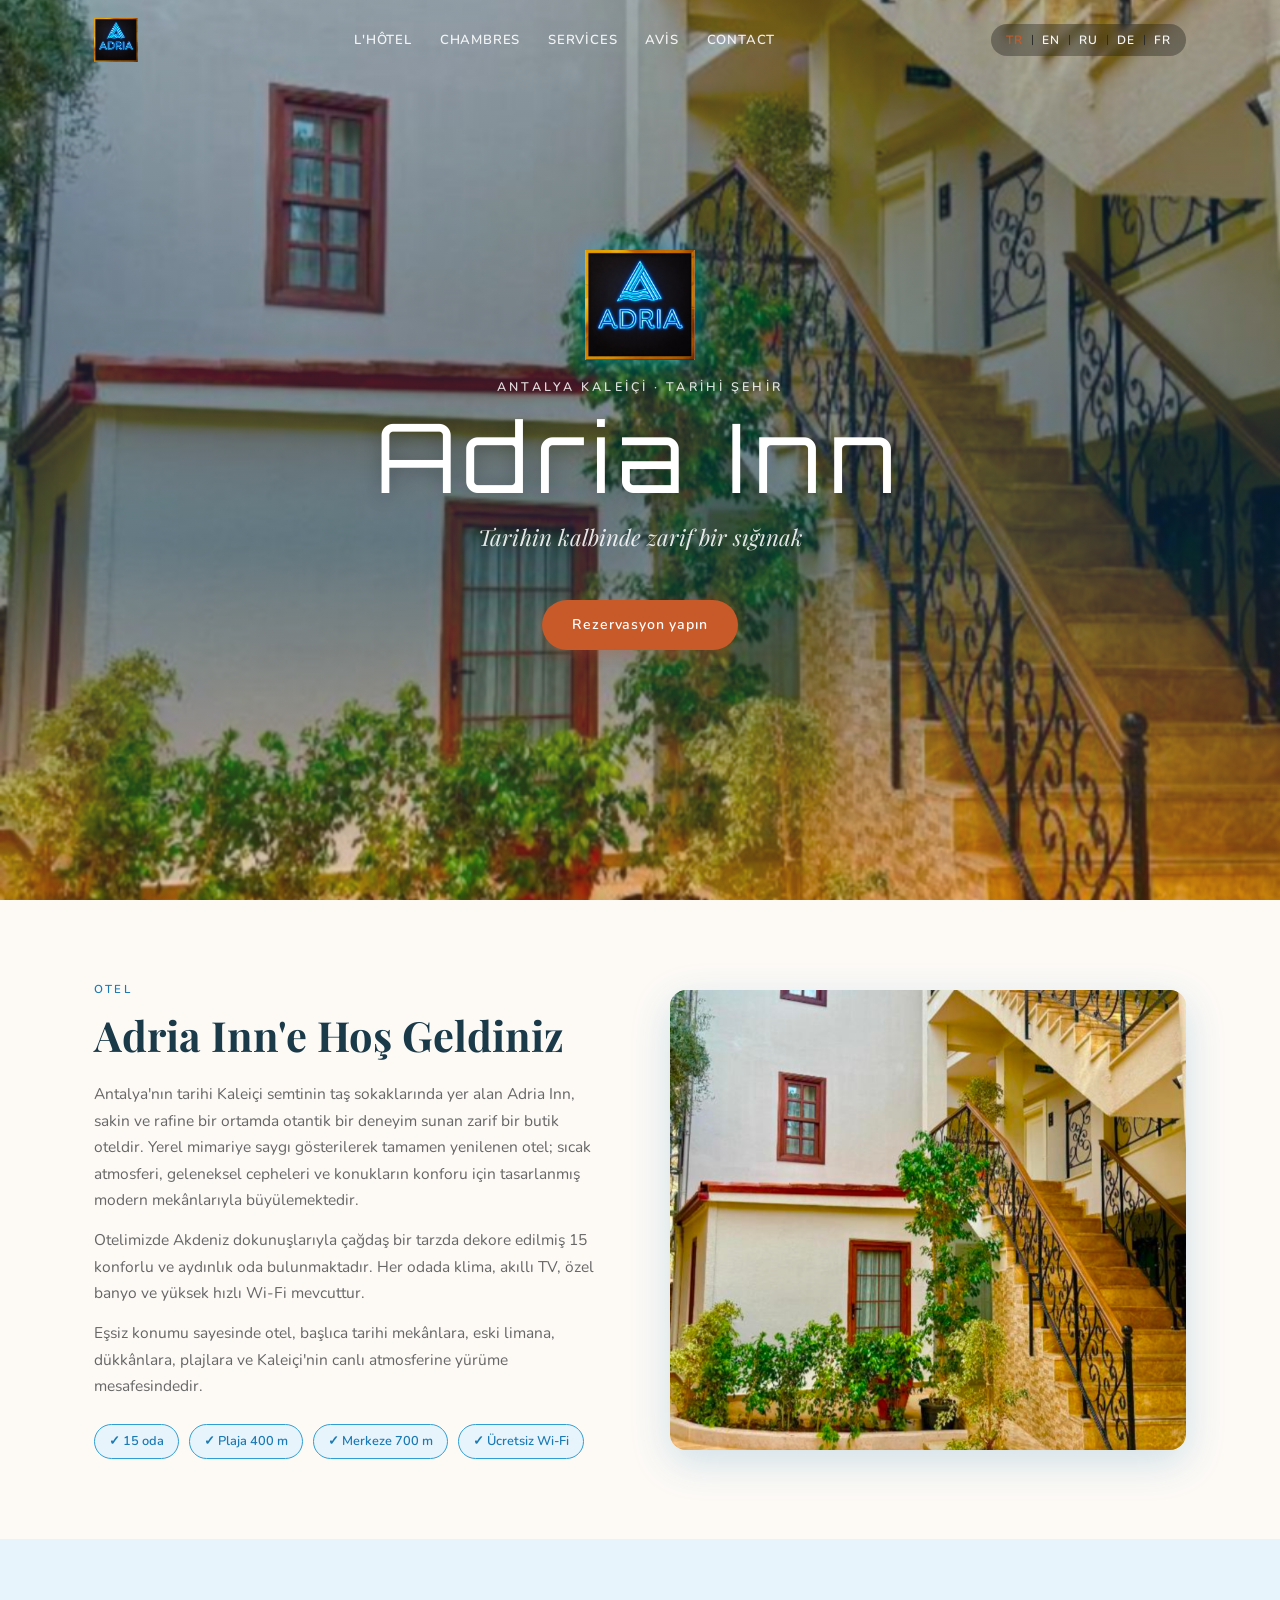
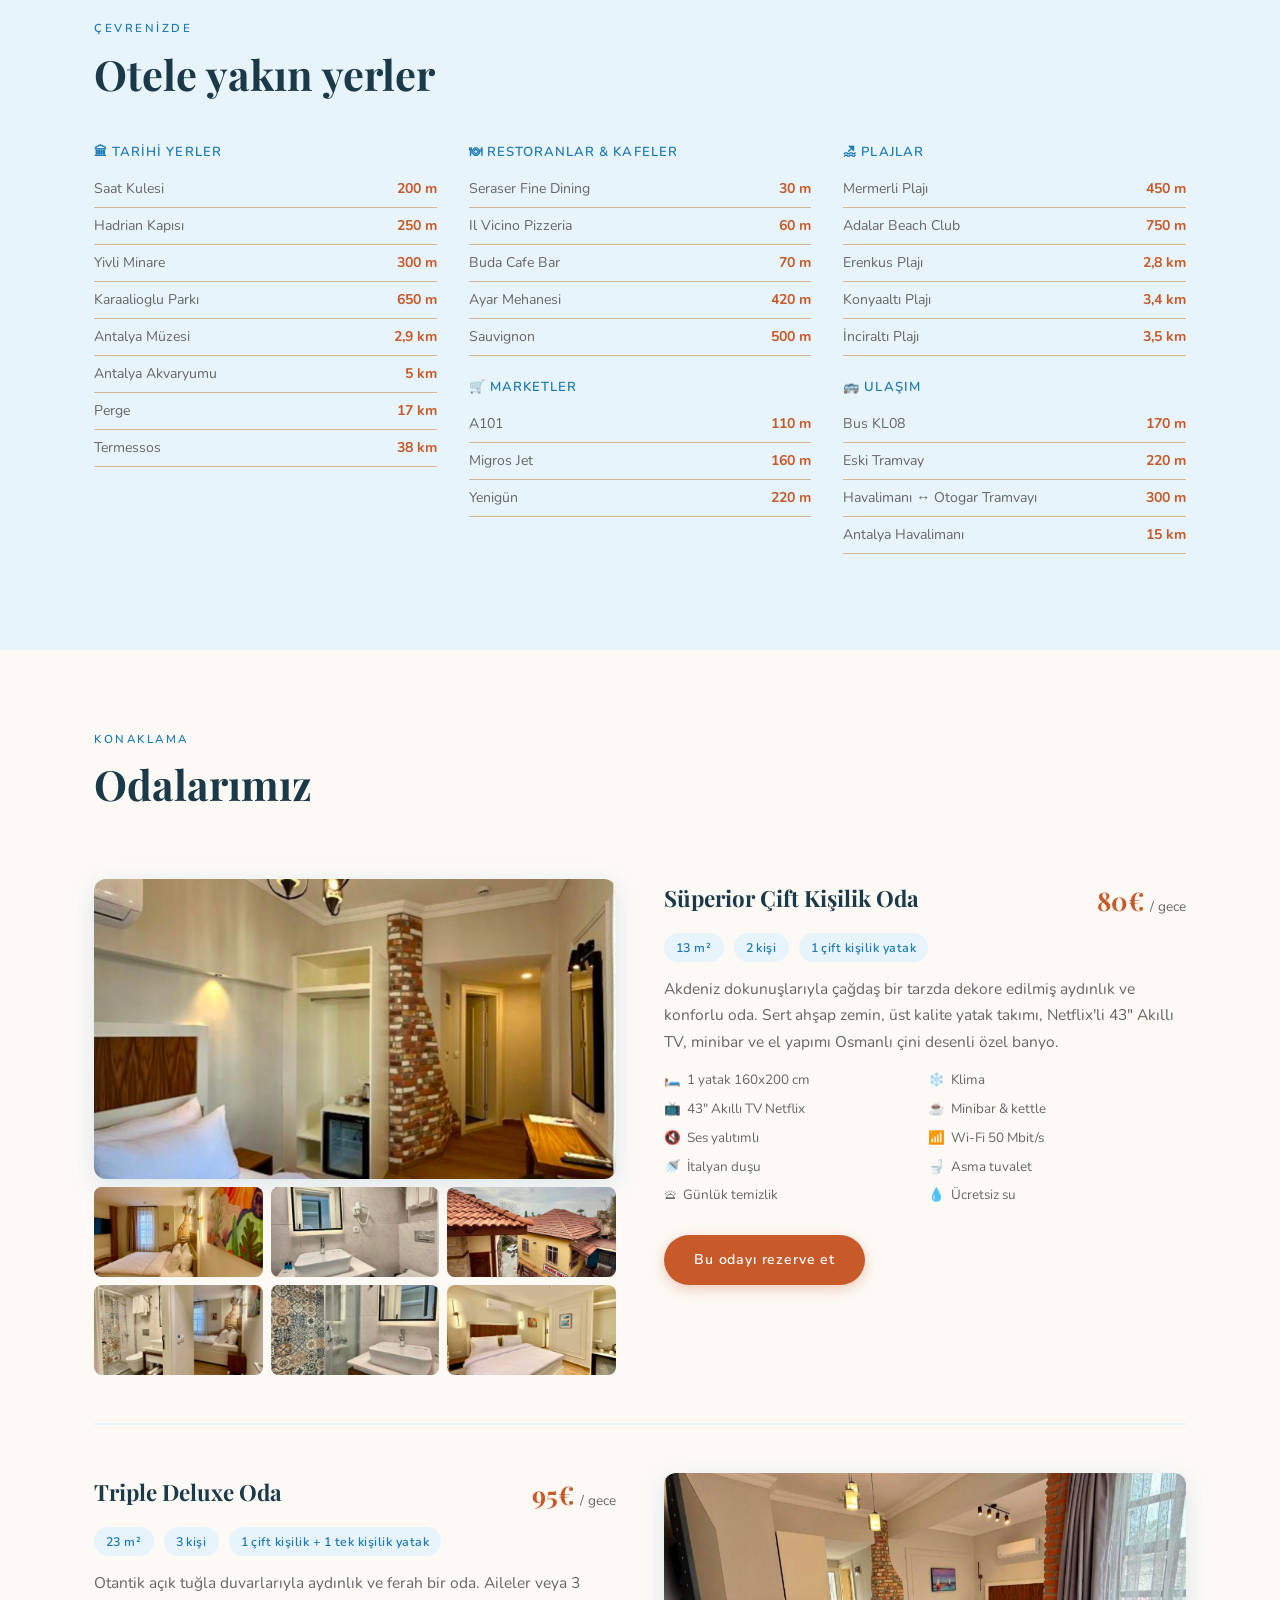
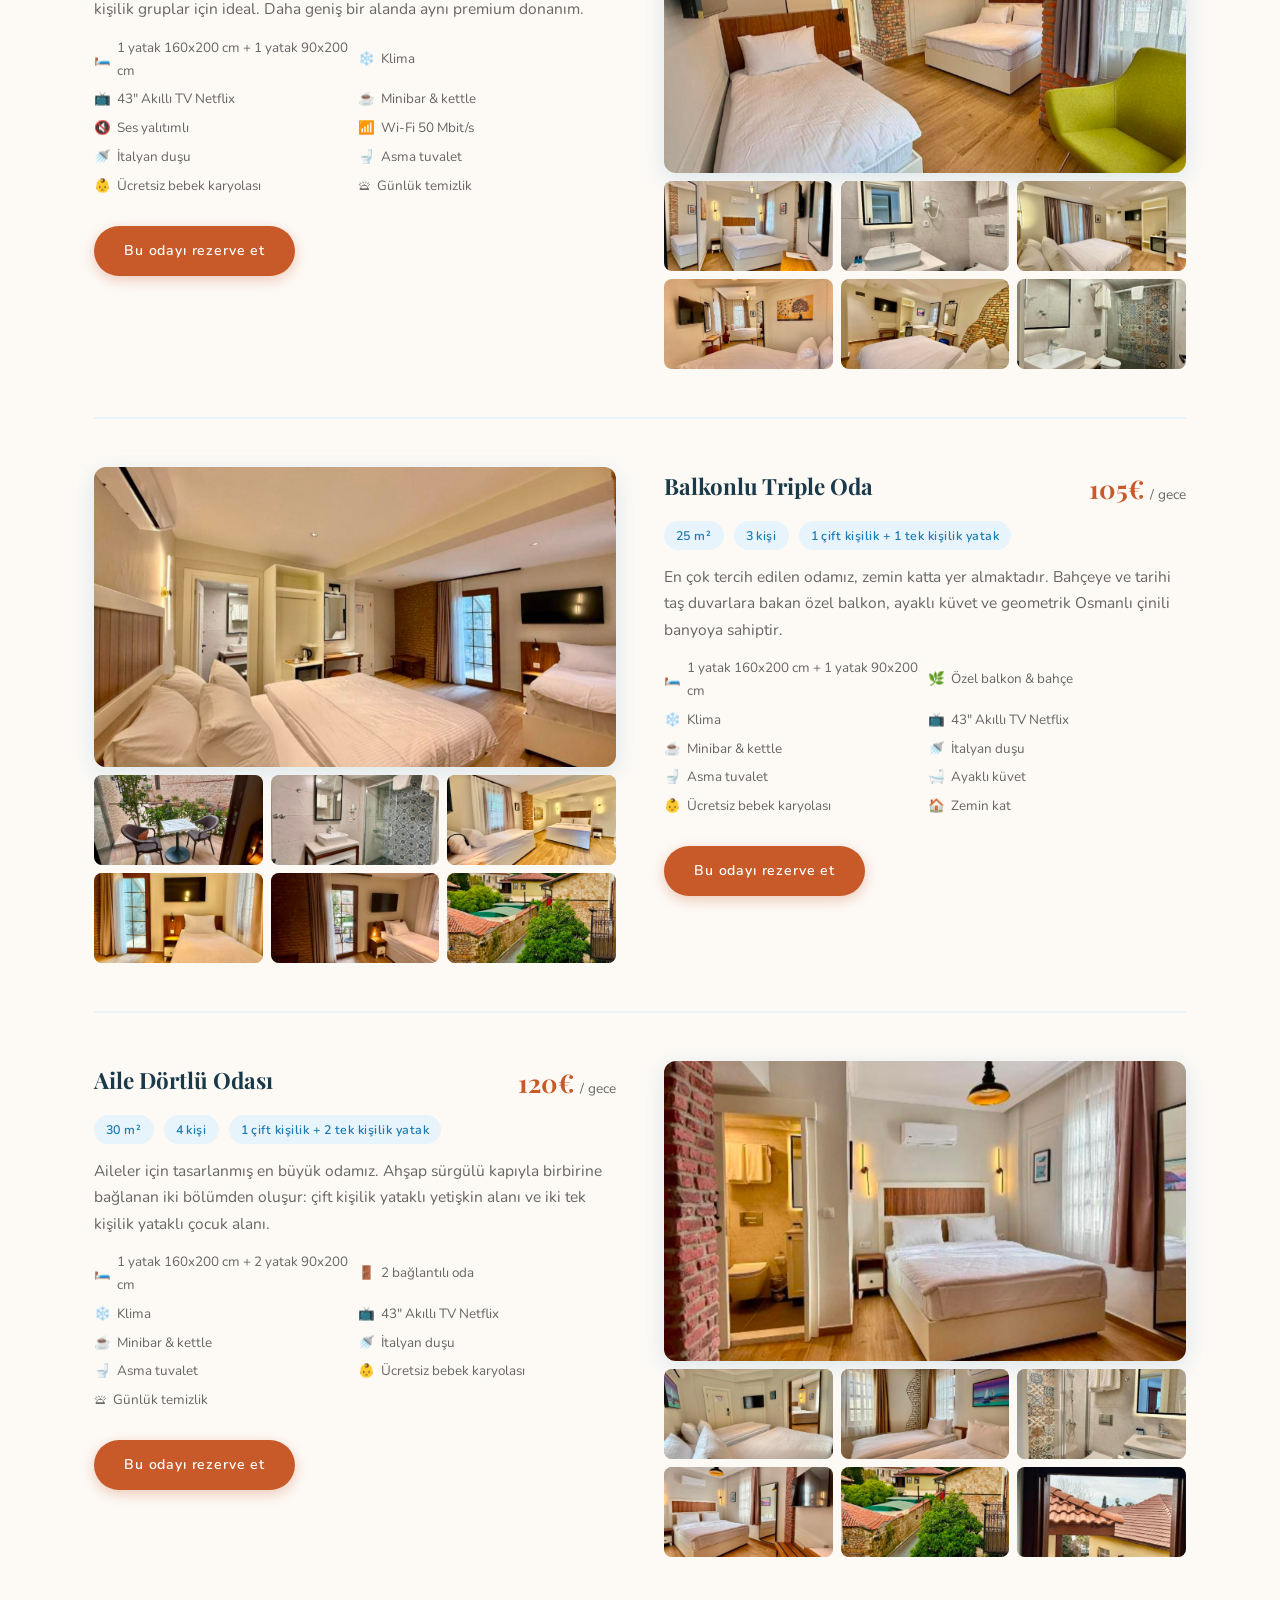
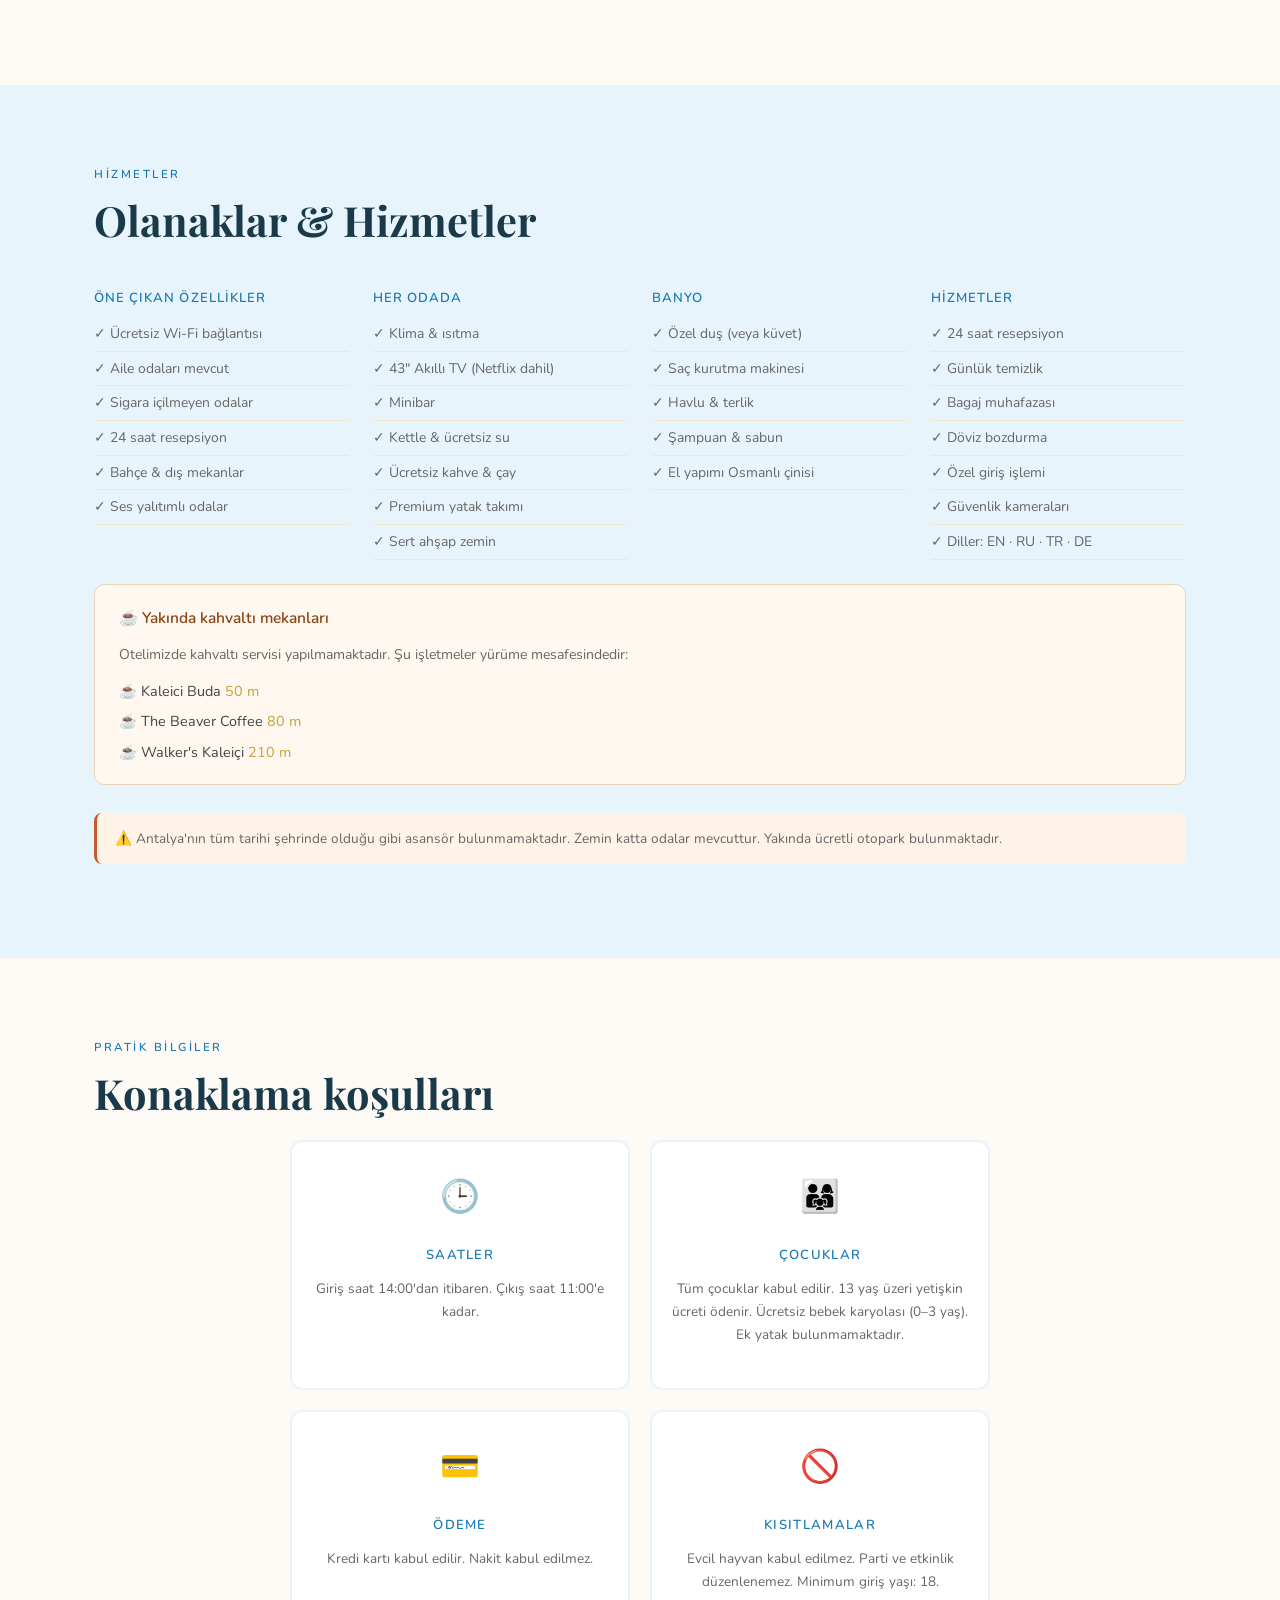
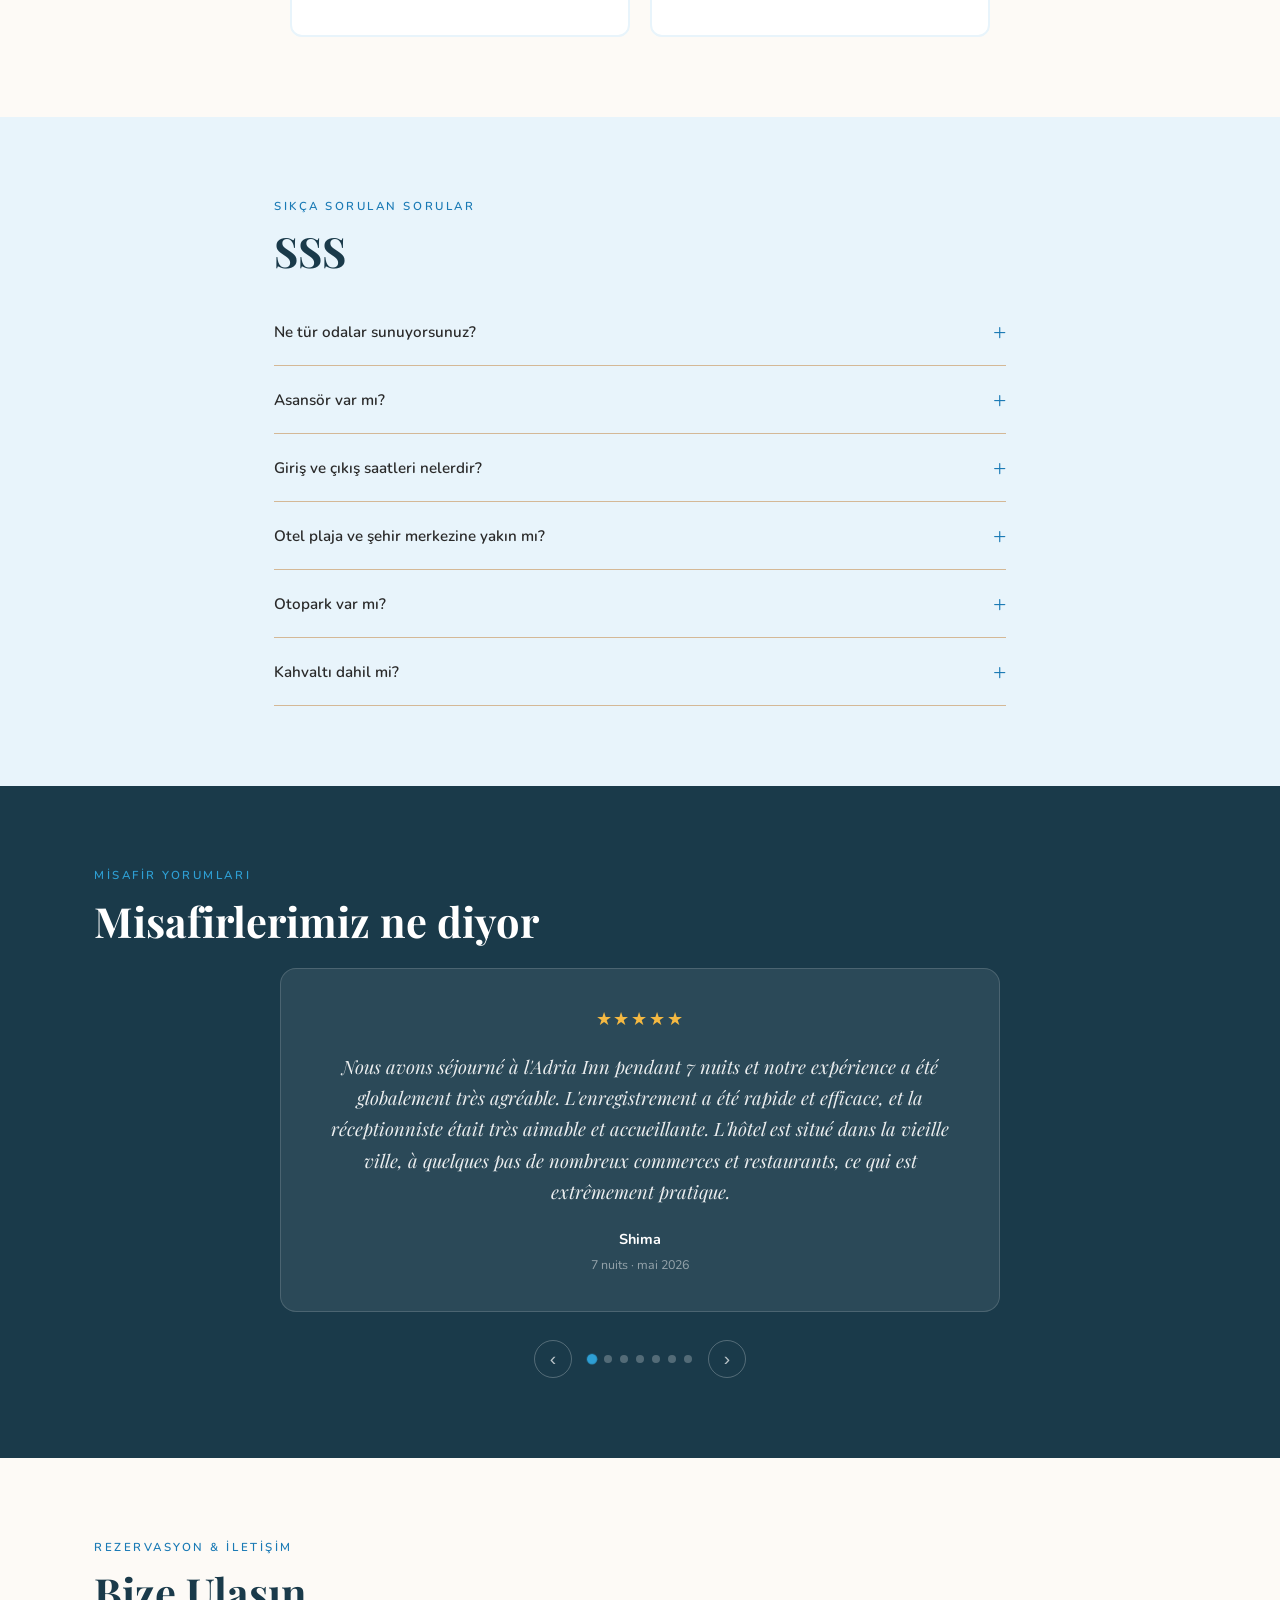
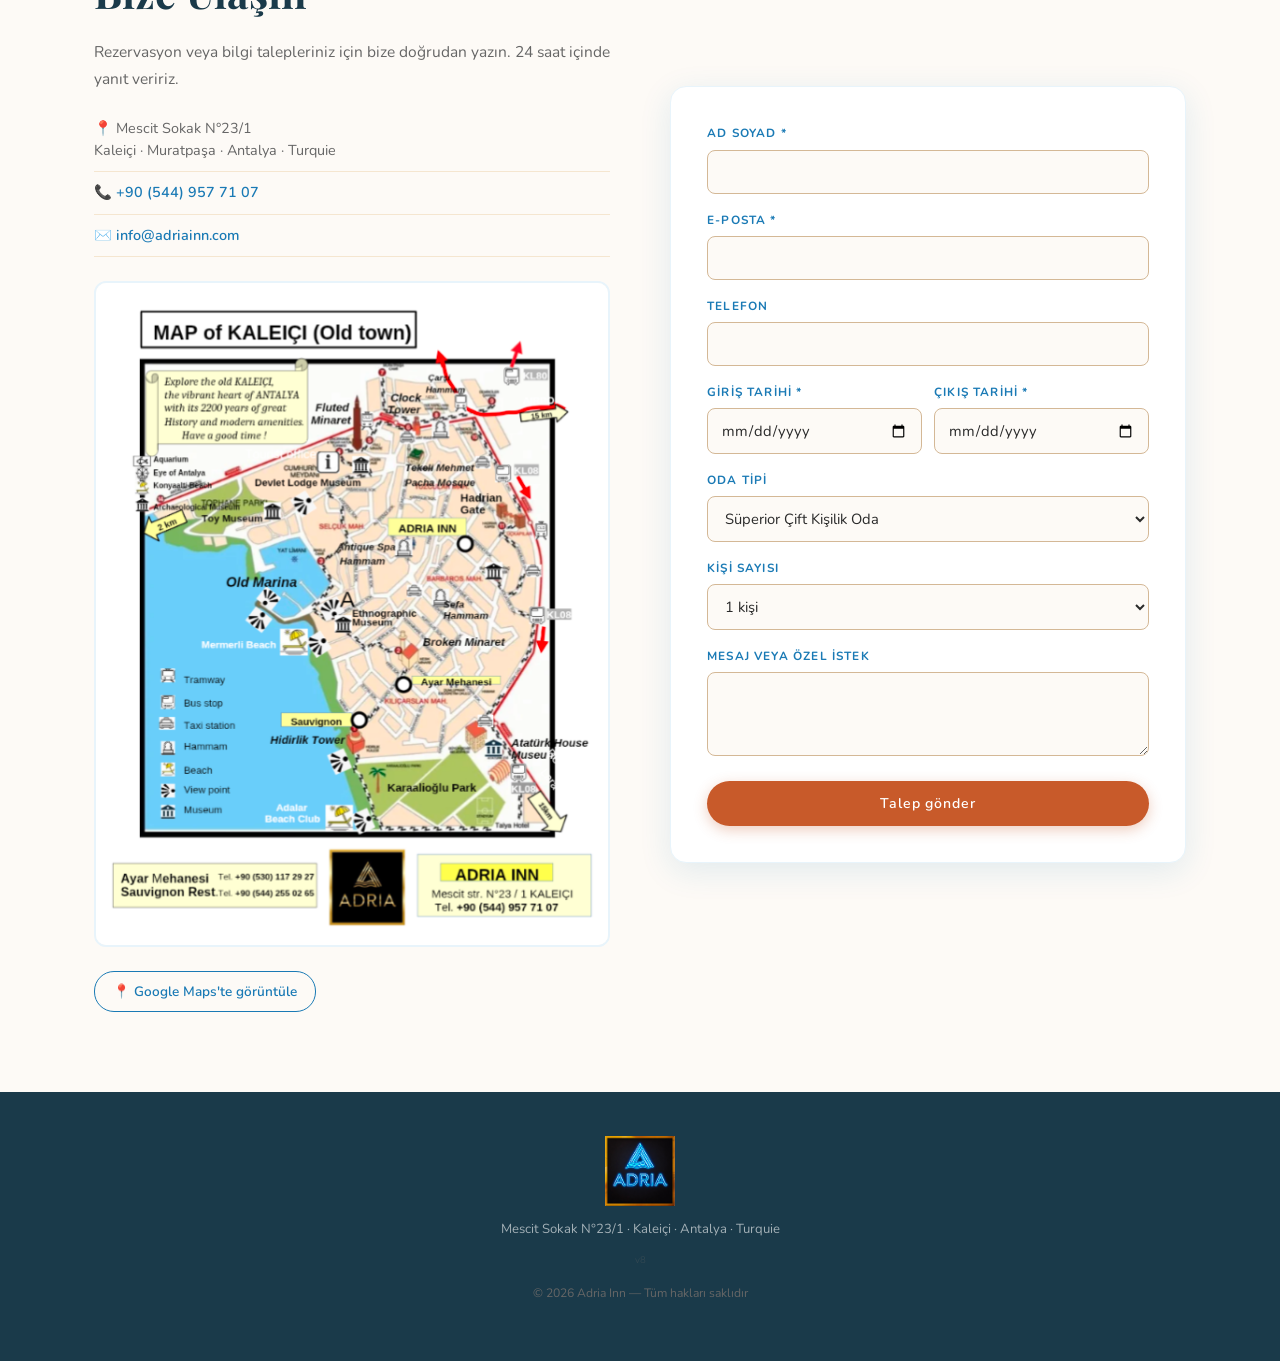
<file: index.html>
<!DOCTYPE html>
<!-- ✅ VERSION CORRECTE v9 — adria-inn2 — NE PAS MODIFIER CETTE LIGNE -->
<html lang="fr">
<head>
  <meta charset="UTF-8" />
  <meta name="viewport" content="width=device-width, initial-scale=1.0" />
  <title>Adria Inn – Vieille ville d'Antalya, Kaleiçi</title>
  <meta name="description" content="Hôtel de charme au cœur de Kaleiçi, vieille ville historique d'Antalya. 15 chambres modernes, emplacement exceptionnel, à 400 m de la plage." />
  <link rel="stylesheet" href="style-med.css" />
  <link href="https://fonts.googleapis.com/css2?family=Cormorant+Garamond:ital,wght@0,400;0,600;1,400&family=Jost:wght@300;400;500&family=Orbitron:wght@400;600&display=swap" rel="stylesheet" />
</head>
<body>

  <!-- ========== NAVIGATION ========== -->
  <header id="header">
    <div class="nav-inner">
      <a href="#accueil" class="logo">
        <img src="images/hôtel/logo-adria.png" alt="Adria Inn" class="logo-img" />
      </a>
      <nav>
        <a href="#presentation">L'hôtel</a>
        <a href="#chambres">Chambres</a>
        <a href="#equipements">Services</a>
        <a href="#avis">Avis</a>
        <a href="#contact">Contact</a>
      </nav>
      <div class="lang-switcher">
        <button onclick="setLang('tr')" id="btn-tr" class="lang-btn active">TR</button>
        <span>|</span>
        <button onclick="setLang('en')" id="btn-en" class="lang-btn">EN</button>
        <span>|</span>
        <button onclick="setLang('ru')" id="btn-ru" class="lang-btn">RU</button>
        <span>|</span>
        <button onclick="setLang('de')" id="btn-de" class="lang-btn">DE</button>
        <span>|</span>
        <button onclick="setLang('fr')" id="btn-fr" class="lang-btn">FR</button>
      </div>
    </div>
  </header>

  <!-- ========== HERO ========== -->
  <section id="accueil" class="hero">
    <div class="hero-overlay"></div>
    <div class="hero-content">
      <img src="images/hôtel/logo-adria.png" alt="Adria Inn" class="hero-logo" />
      <p class="hero-sub" data-i18n="hero_sub">Vieille ville d'Antalya · Kaleiçi</p>
      <h1 class="hero-title">Adria Inn</h1>
      <p class="hero-tag" data-i18n="hero_tag">Un refuge élégant au cœur de l'histoire</p>
      <a href="#contact" class="btn-primary" data-i18n="hero_btn">Réserver votre séjour</a>
    </div>
  </section>

  <!-- ========== PRÉSENTATION ========== -->
  <section id="presentation" class="section">
    <div class="container two-col">
      <div class="text-col">
        <span class="label" data-i18n="pres_label">L'hôtel</span>
        <h2 data-i18n="pres_titre">Bienvenue à l'Adria Inn</h2>
        <p data-i18n="pres_p1">Niché au cœur de la vieille ville historique de Kaleiçi à Antalya, cet élégant hôtel de charme offre une expérience authentique dans un cadre calme et raffiné. Entièrement rénové dans le respect de l'architecture locale, l'établissement séduit par son atmosphère chaleureuse, ses façades traditionnelles et ses espaces modernes pensés pour le confort des voyageurs.</p>
        <p data-i18n="pres_p2">L'hôtel dispose de 15 chambres confortables et lumineuses, décorées dans un style contemporain avec des touches méditerranéennes. Chaque chambre est équipée de tout le nécessaire : climatisation, Smart TV connectée, salle de bain privative et connexion Wi-Fi haut débit.</p>
        <p data-i18n="pres_p3">Grâce à son emplacement exceptionnel, l'hôtel est à proximité immédiate des principaux sites historiques, du vieux port, des boutiques, des plages et de l'animation de Kaleiçi.</p>
        <div class="badges">
          <span data-i18n="badge1">✓ 15 chambres</span>
          <span data-i18n="badge2">✓ Plage à 400 m</span>
          <span data-i18n="badge3">✓ Centre à 700 m</span>
          <span data-i18n="badge4">✓ Wi-Fi gratuit</span>
        </div>
      </div>
      <div class="img-col">
        <div class="hotel-slider" id="hotelSlider">
          <div class="hotel-slide active"><img src="images/hôtel/cour-escalier.png" alt="Cour intérieure" /></div>
          <div class="hotel-slide"><img src="images/hôtel/escalier.png" alt="Escalier" /></div>
          <div class="hotel-slide"><img src="images/hôtel/balcon-minaret.png" alt="Balcon et minaret" /></div>
          <div class="hotel-slide"><img src="images/hôtel/vue-ensemble.png" alt="Vue ensemble" /></div>
          <div class="hotel-slide"><img src="images/hôtel/allee.png" alt="Allée" /></div>
          <div class="hotel-slide"><img src="images/hôtel/cour-parasol.png" alt="Terrasse" /></div>
          <div class="hotel-slide"><img src="images/hôtel/couloir1.png" alt="Couloir" /></div>
          <div class="hotel-slide"><img src="images/hôtel/couloir2.png" alt="Couloir étage" /></div>
          <div class="hotel-slide"><img src="images/hôtel/vue-rue1.png" alt="Rue de Kaleiçi" /></div>
          <div class="hotel-slide"><img src="images/hôtel/fenetre1.png" alt="Vue depuis la fenêtre" /></div>
          <div class="hotel-slide"><img src="images/hôtel/vue-kaleici.png" alt="Vue sur Kaleiçi" /></div>
        </div>
      </div>
    </div>
  </section>

  <!-- ========== PROXIMITÉ ========== -->
  <section id="proximite" class="section bg-sand">
    <div class="container">
      <span class="label" data-i18n="prox_label">Autour de vous</span>
      <h2 data-i18n="prox_titre">À proximité de l'hôtel</h2>
      <div class="proximite-grid">

        <div class="prox-col">
          <h4 data-i18n="prox_h1">🏛 Sites historiques</h4>
          <ul>
            <li>Tour de l'horloge <span>200 m</span></li>
            <li>Porte d'Hadrien <span>250 m</span></li>
            <li>Minaret canelé <span>300 m</span></li>
            <li>Karaalioglu Park <span>650 m</span></li>
            <li>Musée d'Antalya <span>2,9 km</span></li>
            <li>Aquarium d'Antalya <span>5 km</span></li>
            <li>Perge <span>17 km</span></li>
            <li>Termessos <span>38 km</span></li>
          </ul>
        </div>

        <div class="prox-col">
          <h4 data-i18n="prox_h2">🍽 Restaurants &amp; cafés</h4>
          <ul>
            <li>Buda Cafe Bar <span>30 m</span></li>
            <li>Il Vicino Pizzeria <span>60 m</span></li>
            <li>Seraser Fine Dining <span>70 m</span></li>
            <li>Ayar Mehanesi <span>420 m</span></li>
            <li>Sauvignon <span>500 m</span></li>
          </ul>
          <h4 data-i18n="prox_h3">🛒 Commerces</h4>
          <ul>
            <li>A101 <span>110 m</span></li>
            <li>Migros Jet <span>160 m</span></li>
            <li>Yenigün <span>220 m</span></li>
          </ul>
        </div>

        <div class="prox-col">
          <h4 data-i18n="prox_h4">🏖 Plages</h4>
          <ul>
            <li>Mermerli Plajı <span>450 m</span></li>
            <li>Adalar Beach Club <span>750 m</span></li>
            <li>Erenkus Plajı <span>2,8 km</span></li>
            <li>Konyaaltı Plajı <span>3,4 km</span></li>
            <li>İnciraltı Plajı <span>3,5 km</span></li>
          </ul>
          <h4 data-i18n="prox_h5">🚌 Transports</h4>
          <ul>
            <li>Bus KL08 <span>170 m</span></li>
            <li>Vieux Tramway <span>220 m</span></li>
            <li>Tramway Aéroport ↔ Gare <span>300 m</span></li>
            <li>Aéroport d'Antalya <span>15 km</span></li>
          </ul>
        </div>

      </div>
    </div>
  </section>

  <!-- ========== CHAMBRES ========== -->
  <section id="chambres" class="section">
    <div class="container">
      <span class="label" data-i18n="ch_label">Hébergement</span>
      <h2 data-i18n="ch_titre">Nos Chambres</h2>

      <!-- Chambre 1 : Double Supérieure -->
      <div class="room-block">
        <div class="room-photos">
          <div class="room-main">
            <!-- ════ PHOTO PRINCIPALE : changer le nom du fichier ci-dessous ════ -->
            <img id="main-photo-double" src="images/chambre/double/double-01.png" alt="Chambre Double Supérieure" />
          </div>
          <div class="room-thumbs">
            <img src="images/chambre/double/double-02.png" alt="" />
            <img src="images/chambre/double/double-sdb1.png" alt="" />
            <img src="images/hôtel/vue-rue1.png" alt="" />
            <img src="images/chambre/double/double-entrée.png" alt="" />
            <img src="images/chambre/double/double-sdb2.png" alt="" />
            <img src="images/chambre/double/double-03.png" alt="" />
          </div>
        </div>
        <div class="room-info">
          <div class="room-header">
            <h3 data-i18n="ch1_nom">Chambre Double Supérieure</h3>
            <!-- ════ PRIX : changer le chiffre 70 ci-dessous ════ -->
            <div class="room-price" id="room-prix-double">70€ <span data-i18n="par_nuit">/ nuit</span></div>
          </div>
          <div class="room-specs">
            <span>13 m²</span>
            <span data-i18n="ch1_pers">2 personnes</span>
            <span data-i18n="ch1_lits">1 grand lit</span>
          </div>
          <p data-i18n="ch1_desc">Confortable et lumineuse, décorée dans un style contemporain aux touches méditerranéennes. Parquet en bois dur, literie de qualité supérieure, Smart TV 43" avec Netflix, minibar, et salle de bain privée avec carrelage ottoman artisanal.</p>
          <ul class="amenities">
            <li>🛏️ <span data-i18n="ch1_lits_dim">1 lit 160x200 cm</span></li>

            <li>❄️ <span data-i18n="am_clim">Climatisation</span></li>
            <li>📺 <span data-i18n="am_tv">Smart TV 43" Netflix</span></li>
            <li>☕ <span data-i18n="am_minibar">Minibar & bouilloire</span></li>
            <li>🔇 <span data-i18n="am_sono">Insonorisée</span></li>
            <li>📶 <span data-i18n="am_wifi">Wi-Fi 50 Mbit/s</span></li>
            <li>🚿 <span data-i18n="am_douche">Douche à l'italienne</span></li>
            <li>🚽 <span data-i18n="am_wc">WC suspendu</span></li>
            <li>🛎 <span data-i18n="am_menage">Ménage quotidien</span></li>
            <li>💧 <span data-i18n="am_eau">Eau offerte</span></li>
          </ul>
          <a href="#contact" class="btn-primary" data-i18n="btn_reserver">Réserver cette chambre</a>
        </div>
      </div>

      <!-- Chambre 2 : Triple Deluxe -->
      <div class="room-block reverse">
        <div class="room-photos">
          <div class="room-main">
            <!-- ════ PHOTO PRINCIPALE : changer le nom du fichier ci-dessous ════ -->
            <img id="main-photo-triple-deluxe" src="images/chambre/triple/triple-deluxe-02.png" alt="Chambre Triple Deluxe" />
          </div>
          <div class="room-thumbs">
            <img src="images/chambre/triple/triple-deluxe-04.png" alt="" />
            <img src="images/chambre/triple/triple-deluxe-sdb01.png" alt="" />
            <img src="images/chambre/triple/triple-deluxe-07.png" alt="" />
            <img src="images/chambre/triple/triple-deluxe-03.png" alt="" />
            <img src="images/chambre/triple/triple-deluxe-05.png" alt="" />
            <img src="images/chambre/triple/triple-deluxe-sdb02.png" alt="" />
          </div>
        </div>
        <div class="room-info">
          <div class="room-header">
            <h3 data-i18n="ch2_nom">Chambre Triple Deluxe</h3>
            <!-- ════ PRIX : changer le chiffre 85 ci-dessous ════ -->
            <div class="room-price" id="room-prix-triple-deluxe">85€ <span data-i18n="par_nuit">/ nuit</span></div>
          </div>
          <div class="room-specs">
            <span>23 m²</span>
            <span data-i18n="ch2_pers">3 personnes</span>
            <span data-i18n="ch2_lits">1 grand lit + 1 lit simple</span>
          </div>
          <p data-i18n="ch2_desc">Spacieuse et lumineuse, avec mur en briques apparentes authentiques. Idéale pour les familles ou groupes de 3 personnes. Mêmes équipements haut de gamme, dans un espace plus généreux.</p>
          <ul class="amenities">
            <li>🛏️ <span data-i18n="ch2_lits_dim">1 lit 160x200 cm + 1 lit 90x200 cm</span></li>

            <li>❄️ <span data-i18n="am_clim">Climatisation</span></li>
            <li>📺 <span data-i18n="am_tv">Smart TV 43" Netflix</span></li>
            <li>☕ <span data-i18n="am_minibar">Minibar & bouilloire</span></li>
            <li>🔇 <span data-i18n="am_sono">Insonorisée</span></li>
            <li>📶 <span data-i18n="am_wifi">Wi-Fi 50 Mbit/s</span></li>
            <li>🚿 <span data-i18n="am_douche">Douche à l'italienne</span></li>
            <li>🚽 <span data-i18n="am_wc">WC suspendu</span></li>
            <li>👶 <span data-i18n="am_bebe">Lit bébé gratuit</span></li>
            <li>🛎 <span data-i18n="am_menage">Ménage quotidien</span></li>
          </ul>
          <a href="#contact" class="btn-primary" data-i18n="btn_reserver">Réserver cette chambre</a>
        </div>
      </div>

      <!-- Chambre 3 : Triple avec Balcon -->
      <div class="room-block">
        <div class="room-photos">
          <div class="room-main">
            <!-- ════ PHOTO PRINCIPALE : changer le nom du fichier ci-dessous ════ -->
            <img id="main-photo-triple-balcon" src="images/chambre/balcon/balcon-01.png" alt="Chambre Triple avec Balcon" />
          </div>
          <div class="room-thumbs">
            <img src="images/chambre/balcon/balcon-terrasse.png" alt="" />
            <img src="images/chambre/balcon/balcon-sdb.png" alt="" />
            <img src="images/chambre/balcon/balcon-02.png" alt="" />
            <img src="images/chambre/balcon/balcon-03.png" alt="" />
            <img src="images/chambre/balcon/balcon-04.png" alt="" />
            <img src="images/hôtel/vue-kaleici.png" alt="" />
          </div>
        </div>
        <div class="room-info">
          <div class="room-header">
            <h3 data-i18n="ch3_nom">Chambre Triple avec Balcon</h3>
            <!-- ════ PRIX : changer le chiffre 90 ci-dessous ════ -->
            <div class="room-price" id="room-prix-triple-balcon">90€ <span data-i18n="par_nuit">/ nuit</span></div>
          </div>
          <div class="room-specs">
            <span>25 m²</span>
            <span data-i18n="ch3_pers">3 personnes</span>
            <span data-i18n="ch3_lits">1 grand lit + 1 lit simple</span>
          </div>
          <p data-i18n="ch3_desc">Notre chambre la plus appréciée, au rez-de-chaussée. Elle dispose d'un balcon privé avec table et chaises donnant sur le jardin et les murs de pierre anciens. Salle de bain avec baignoire îlot et carrelage ottoman géométrique.</p>
          <ul class="amenities">
            <li>🛏️ <span data-i18n="ch3_lits_dim">1 lit 160x200 cm + 1 lit 90x200 cm</span></li>

            <li>🌿 <span data-i18n="am_balcon">Balcon privé & jardin</span></li>
            <li>❄️ <span data-i18n="am_clim">Climatisation</span></li>
            <li>📺 <span data-i18n="am_tv">Smart TV 43" Netflix</span></li>
            <li>☕ <span data-i18n="am_minibar">Minibar & bouilloire</span></li>
            <li>🚿 <span data-i18n="am_douche">Douche à l'italienne</span></li>
            <li>🚽 <span data-i18n="am_wc">WC suspendu</span></li>
            <li>🛁 <span data-i18n="am_baignoire">Baignoire îlot</span></li>
            <li>👶 <span data-i18n="am_bebe">Lit bébé gratuit</span></li>
            <li>🏠 <span data-i18n="am_rdc">Rez-de-chaussée</span></li>
          </ul>
          <a href="#contact" class="btn-primary" data-i18n="btn_reserver">Réserver cette chambre</a>
        </div>
      </div>

      <!-- Chambre 4 : Familiale -->
      <div class="room-block reverse">
        <div class="room-photos">
          <div class="room-main">
            <!-- ════ PHOTO PRINCIPALE : changer le nom du fichier ci-dessous ════ -->
            <img id="main-photo-familiale" src="images/chambre/familiale/familiale-01.png" alt="Chambre Quadruple Familiale" />
          </div>
          <div class="room-thumbs">
            <img src="images/chambre/familiale/familiale-04.png" alt="" />
            <img src="images/chambre/familiale/familiale-05.png" alt="" />
            <img src="images/chambre/familiale/familiale-sdb.png" alt="" />
            <img src="images/chambre/familiale/familiale-02.png" alt="" />
            <img src="images/hôtel/vue-kaleici.png" alt="" />
            <img src="images/hôtel/fenetre2.png" alt="" />
          </div>
        </div>
        <div class="room-info">
          <div class="room-header">
            <h3 data-i18n="ch4_nom">Chambre Quadruple Familiale</h3>
            <!-- ════ PRIX : changer le chiffre 95 ci-dessous ════ -->
            <div class="room-price" id="room-prix-familiale">95€ <span data-i18n="par_nuit">/ nuit</span></div>
          </div>
          <div class="room-specs">
            <span>30 m²</span>
            <span data-i18n="ch4_pers">4 personnes</span>
            <span data-i18n="ch4_lits">1 grand lit + 2 lits simples</span>
          </div>
          <p data-i18n="ch4_desc">Notre plus grande chambre, conçue pour les familles. Elle se compose de deux espaces communicants reliés par une porte coulissante en bois : un espace adultes avec grand lit, et un espace enfants avec deux lits simples. Idéal pour une vraie intimité familiale.</p>
          <ul class="amenities">
            <li>🛏️ <span data-i18n="ch4_lits_dim">1 lit 160x200 cm + 2 lits 90x200 cm</span></li>

            <li>🚪 <span data-i18n="am_comm">2 pièces communicantes</span></li>
            <li>❄️ <span data-i18n="am_clim">Climatisation</span></li>
            <li>📺 <span data-i18n="am_tv">Smart TV 43" Netflix</span></li>
            <li>☕ <span data-i18n="am_minibar">Minibar & bouilloire</span></li>
            <li>🚿 <span data-i18n="am_douche">Douche à l'italienne</span></li>
            <li>🚽 <span data-i18n="am_wc">WC suspendu</span></li>
            <li>👶 <span data-i18n="am_bebe">Lit bébé gratuit</span></li>
            <li>🛎 <span data-i18n="am_menage">Ménage quotidien</span></li>
          </ul>
          <a href="#contact" class="btn-primary" data-i18n="btn_reserver">Réserver cette chambre</a>
        </div>
      </div>

    </div>
  </section>

  <!-- ========== ÉQUIPEMENTS ========== -->
  <section id="equipements" class="section bg-sand">
    <div class="container">
      <span class="label" data-i18n="eq_label">Services</span>
      <h2 data-i18n="eq_titre">Équipements & Services</h2>
      <div class="equip-grid">
        <div class="equip-col">
          <h4 data-i18n="eq1_titre">Points forts</h4>
          <ul class="equip-list">
            <li>✓ <span data-i18n="eq_f1">Connexion Wi-Fi gratuite</span></li>
            <li>✓ <span data-i18n="eq_f2">Chambres familiales disponibles</span></li>
            <li>✓ <span data-i18n="eq_f3">Chambres non-fumeurs</span></li>
            <li>✓ <span data-i18n="eq_f4">Réception ouverte 24h/24</span></li>
            <li>✓ <span data-i18n="eq_f5">Jardin & espaces extérieurs</span></li>
            <li>✓ <span data-i18n="eq_f6">Chambres insonorisées</span></li>
          </ul>
        </div>
        <div class="equip-col">
          <h4 data-i18n="eq2_titre">Dans chaque chambre</h4>
          <ul class="equip-list">
            <li>✓ <span data-i18n="eq_c1">Climatisation & chauffage</span></li>
            <li>✓ <span data-i18n="eq_c2">Smart TV 43" (Netflix inclus)</span></li>
            <li>✓ <span data-i18n="eq_c3">Minibar</span></li>
            <li>✓ <span data-i18n="eq_c4">Bouilloire & eau offerte</span></li>
            <li>✓ <span data-i18n="eq_c5">Café & thé offerts</span></li>
            <li>✓ <span data-i18n="eq_c6">Literie de qualité supérieure</span></li>
            <li>✓ <span data-i18n="eq_c7">Parquet en bois dur</span></li>
          </ul>
        </div>
        <div class="equip-col">
          <h4 data-i18n="eq3_titre">Salle de bain</h4>
          <ul class="equip-list">
            <li>✓ <span data-i18n="eq_s1">Douche privée (ou baignoire)</span></li>
            <li>✓ <span data-i18n="eq_s2">Sèche-cheveux</span></li>
            <li>✓ <span data-i18n="eq_s3">Serviettes & chaussons</span></li>
            <li>✓ <span data-i18n="eq_s4">Shampoing & savon</span></li>
            <li>✓ <span data-i18n="eq_s5">Carrelage ottoman artisanal</span></li>
          </ul>
        </div>
        <div class="equip-col">
          <h4 data-i18n="eq4_titre">Services</h4>
          <ul class="equip-list">
            <li>✓ <span data-i18n="eq_sv1">Réception 24h/24</span></li>
            <li>✓ <span data-i18n="eq_sv2">Ménage quotidien</span></li>
            <li>✓ <span data-i18n="eq_sv3">Bagagerie</span></li>
            <li>✓ <span data-i18n="eq_sv4">Service de change</span></li>
            <li>✓ <span data-i18n="eq_sv5">Enregistrement privé</span></li>
            <li>✓ <span data-i18n="eq_sv6">Caméras de sécurité</span></li>
            <li>✓ <span data-i18n="eq_sv7">Langues : EN · RU · TR · DE</span></li>
          </ul>
        </div>
      </div>
      <div style="margin-top:24px;background:#fff8f0;border:1.5px solid #e8d5b7;border-radius:10px;padding:20px 24px">
        <p style="font-weight:600;margin-bottom:12px;color:#8B4513" data-i18n="petit_dej_titre">☕ Petit-déjeuner à proximité</p>
        <p style="font-size:0.88rem;color:#666;margin-bottom:12px" data-i18n="petit_dej_intro">L'hôtel ne propose pas de petit-déjeuner. Ces établissements se trouvent à quelques pas :</p>
        <ul style="list-style:none;padding:0;margin:0;display:flex;flex-direction:column;gap:6px">
          <li style="font-size:0.9rem;color:#444">☕ Kaleici Buda <span style="color:#C9A84C;font-weight:500">50 m</span></li>
          <li style="font-size:0.9rem;color:#444">☕ The Beaver Coffee <span style="color:#C9A84C;font-weight:500">80 m</span></li>
          <li style="font-size:0.9rem;color:#444">☕ Walker's Kaleiçi <span style="color:#C9A84C;font-weight:500">210 m</span></li>
        </ul>
      </div>
      <p class="equip-note" data-i18n="eq_note">⚠️ L'établissement n'est pas équipé d'ascenseur (contrainte de la vieille ville). Des chambres de plain-pied sont disponibles. Parking payant à proximité immédiate.</p>
    </div>
  </section>

  <!-- ========== CONDITIONS ========== -->
  <section id="conditions" class="section">
    <div class="container">
      <span class="label" data-i18n="cond_label">Informations pratiques</span>
      <h2 data-i18n="cond_titre">Conditions de séjour</h2>
      <div class="conditions-grid">
        <div class="cond-item">
          <div class="cond-icon">🕒</div>
          <h4 data-i18n="cond1_titre">Horaires</h4>
          <p data-i18n="cond1_texte">Arrivée à partir de <strong>14h00</strong><br>Départ avant <strong>11h00</strong></p>
        </div>
        <div class="cond-item">
          <div class="cond-icon">👨‍👩‍👧</div>
          <h4 data-i18n="cond2_titre">Enfants</h4>
          <p data-i18n="cond2_texte">Tous bienvenus. +13 ans facturés adulte. Lit bébé gratuit (0–3 ans). Pas de lit d'appoint.</p>
        </div>
        <div class="cond-item">
          <div class="cond-icon">💳</div>
          <h4 data-i18n="cond3_titre">Paiement</h4>
          <p data-i18n="cond3_texte">Cartes bancaires acceptées. Espèces non acceptées.</p>
        </div>
        <div class="cond-item">
          <div class="cond-icon">🚫</div>
          <h4 data-i18n="cond4_titre">Restrictions</h4>
          <p data-i18n="cond4_texte">Animaux non admis. Fêtes & événements interdits. Âge minimum d'enregistrement : 18 ans.</p>
        </div>
      </div>
    </div>
  </section>

  <!-- ========== FAQ ========== -->
  <section id="faq" class="section bg-sand">
    <div class="container faq-wrap">
      <span class="label" data-i18n="faq_label">Questions fréquentes</span>
      <h2 data-i18n="faq_titre">FAQ</h2>
      <div class="faq-list">

        <div class="faq-item">
          <button class="faq-q" onclick="toggleFaq(this)">
            <span data-i18n="faq1_q">Quels types de chambres proposez-vous ?</span>
            <span class="faq-icon">+</span>
          </button>
          <div class="faq-a">
            <p data-i18n="faq1_r">L'Adria Inn propose quatre types de chambres : Chambre Double Supérieure (13 m² · 70€), Chambre Triple Deluxe (23 m² · 85€), Chambre Triple avec Balcon (25 m² · 90€) et Chambre Quadruple Familiale (30 m² · 95€).</p>
          </div>
        </div>

        <div class="faq-item">
          <button class="faq-q" onclick="toggleFaq(this)">
            <span data-i18n="faq2_q">Y a-t-il un ascenseur ?</span>
            <span class="faq-icon">+</span>
          </button>
          <div class="faq-a">
            <p data-i18n="faq2_r">Comme dans toute la vieille ville d'Antalya, il n'y a pas d'ascenseur pour accéder aux étages. Nous proposons toutefois des chambres accessibles de plain-pied pour les personnes à mobilité réduite ou voyageant avec de lourds bagages.</p>
          </div>
        </div>

        <div class="faq-item">
          <button class="faq-q" onclick="toggleFaq(this)">
            <span data-i18n="faq3_q">Quels sont les horaires d'arrivée et de départ ?</span>
            <span class="faq-icon">+</span>
          </button>
          <div class="faq-a">
            <p data-i18n="faq3_r">L'enregistrement se fait à partir de <strong>14h00</strong> et le départ avant <strong>11h00</strong>. Notre réception est ouverte 24h/24 pour vous accueillir à toute heure.</p>
          </div>
        </div>

        <div class="faq-item">
          <button class="faq-q" onclick="toggleFaq(this)">
            <span data-i18n="faq4_q">L'hôtel est-il proche de la plage et du centre ?</span>
            <span class="faq-icon">+</span>
          </button>
          <div class="faq-a">
            <p data-i18n="faq4_r">Oui, la plage Mermerli Plajı se trouve à seulement <strong>450 m</strong> à pied. Le centre-ville d'Antalya est à environ <strong>700 m</strong>. La Porte d'Hadrien et la Tour de l'horloge sont accessibles en moins de 5 minutes à pied.</p>
          </div>
        </div>

        <div class="faq-item">
          <button class="faq-q" onclick="toggleFaq(this)">
            <span data-i18n="faq5_q">Y a-t-il un parking ?</span>
            <span class="faq-icon">+</span>
          </button>
          <div class="faq-a">
            <p data-i18n="faq5_r">L'établissement ne dispose pas de parking privé, conformément aux contraintes de la vieille ville. Un parking payant est disponible à proximité immédiate.</p>
          </div>
        </div>

        <div class="faq-item">
          <button class="faq-q" onclick="toggleFaq(this)">
            <span data-i18n="faq6_q">Le petit-déjeuner est-il inclus ?</span>
            <span class="faq-icon">+</span>
          </button>
          <div class="faq-a">
            <p data-i18n="faq6_r">L'hôtel ne propose pas de petit-déjeuner. Cela vous permet de profiter des nombreux cafés et restaurants traditionnels à quelques pas : Buda Cafe Bar (30 m), Il Vicino Pizzeria (60 m), Seraser Fine Dining (70 m).</p>
          </div>
        </div>

      </div>
    </div>
  </section>

  <!-- ========== AVIS CLIENTS ========== -->
  <section id="avis" class="section bg-dark">
    <div class="container">
      <span class="label light" data-i18n="avis_label">Témoignages</span>
      <h2 class="light" data-i18n="avis_titre">Avis de nos clients</h2>

      <div class="reviews-slider">
        <div class="reviews-track" id="reviewsTrack">

          <div class="review-card">
            <div class="stars">★★★★★</div>
            <p class="review-text" data-i18n="rev1_text">« La chambre était d'une propreté impeccable, le personnel accueillant et serviable, et l'emplacement calme et paisible. Je choisirais sans hésiter cet hôtel à nouveau. »</p>
            <div class="review-author">
              <strong>Begimai</strong>
              <span data-i18n="rev1_date">2 nuits · Avril 2026</span>
            </div>
          </div>

          <div class="review-card">
            <div class="stars">★★★★★</div>
            <p class="review-text" data-i18n="rev2_text">« Idéalement situé, tout près de l'entrée de Kaleiçi. Il a dépassé mes attentes : très propre, chambre spacieuse, charmant jardin. Si je devais y retourner, je choisirais à nouveau cet hôtel. »</p>
            <div class="review-author">
              <strong>Buket</strong>
              <span data-i18n="rev2_date">1 nuit · Avril 2026</span>
            </div>
          </div>

          <div class="review-card">
            <div class="stars">★★★★★</div>
            <p class="review-text" data-i18n="rev3_text">« Un établissement exceptionnel qui saura vous satisfaire à tous égards. »</p>
            <div class="review-author">
              <strong>Mert</strong>
              <span data-i18n="rev3_date">5 nuits · Mai 2026</span>
            </div>
          </div>

          <div class="review-card">
            <div class="stars">★★★★★</div>
            <p class="review-text" data-i18n="rev4_text">« Belle architecture, chambres propres, personnel extrêmement poli et serviable. La salle de bain est d'une propreté impeccable. L'eau chaude est disponible à volonté. »</p>
            <div class="review-author">
              <strong>Leyla</strong>
              <span data-i18n="rev4_date">1 nuit · Décembre 2025</span>
            </div>
          </div>

          <div class="review-card">
            <div class="stars">★★★★★</div>
            <p class="review-text" data-i18n="rev5_text">« Emplacement magnifique, niché au cœur de demeures historiques. Chambres très propres et spacieuses. Personnel très poli et attentionné. Je le recommande vivement. »</p>
            <div class="review-author">
              <strong>Ismail</strong>
              <span data-i18n="rev5_date">1 nuit · Octobre 2025</span>
            </div>
          </div>

          <div class="review-card">
            <div class="stars">★★★★☆</div>
            <p class="review-text" data-i18n="rev6_text">« Les chambres sont propres et l'hôtel est très bien situé. »</p>
            <div class="review-author">
              <strong>Izzet</strong>
              <span data-i18n="rev6_date">4 nuits · Août 2025</span>
            </div>
          </div>

        </div>

        <div class="reviews-nav">
          <button onclick="prevReview()" class="rev-btn" aria-label="Précédent">&#8249;</button>
          <div class="rev-dots" id="revDots"></div>
          <button onclick="nextReview()" class="rev-btn" aria-label="Suivant">&#8250;</button>
        </div>
      </div>

    </div>
  </section>

  <!-- ========== CONTACT ========== -->
  <section id="contact" class="section">
    <div class="container two-col">
      <div class="text-col">
        <span class="label" data-i18n="contact_label">Réservation & Contact</span>
        <h2 data-i18n="contact_titre">Contactez-nous</h2>
        <p data-i18n="contact_intro">Pour toute demande de réservation ou information, écrivez-nous directement. Nous répondons sous 24 heures.</p>
        <ul class="contact-list">
          <li>📍 Mescit Sokak N°23/1<br>Kaleiçi · Muratpaşa · Antalya · Turquie</li>
          <li>📞 <a href="tel:+905449577107">+90 (544) 957 71 07</a></li>
          <li>✉️ <a href="mailto:info@adriainn.com">info@adriainn.com</a></li>
        </ul>
        <div class="carte-touristique">
          <img src="images/hôtel/carte-kaleici.png" alt="Carte de Kaleiçi – Adria Inn" />
        </div>
        <a href="https://maps.google.com/?q=Mescit+Sokak+23/1+Kaleici+Antalya" target="_blank" class="btn-gmaps" data-i18n="gmaps_btn">📍 Voir sur Google Maps</a>
      </div>
      <div class="form-col">
        <form id="res-form" onsubmit="sendForm(event)">
          <div class="field">
            <label data-i18n="f_nom">Nom complet *</label>
            <input type="text" name="nom" required />
          </div>
          <div class="field">
            <label data-i18n="f_email">Email *</label>
            <input type="email" name="email" required />
          </div>
          <div class="field">
            <label data-i18n="f_tel">Téléphone</label>
            <input type="tel" name="tel" />
          </div>
          <div class="field two-col-field">
            <div>
              <label data-i18n="f_arr">Arrivée *</label>
              <input type="date" name="arrivee" required />
            </div>
            <div>
              <label data-i18n="f_dep">Départ *</label>
              <input type="date" name="depart" required />
            </div>
          </div>
          <div class="field">
            <label data-i18n="f_chambre">Type de chambre</label>
            <select name="chambre">
              <option value="double" data-i18n="ch1_nom">Chambre Double Supérieure – 70€/nuit</option>
              <option value="triple-deluxe" data-i18n="ch2_nom">Chambre Triple Deluxe – 85€/nuit</option>
              <option value="triple-balcon" data-i18n="ch3_nom">Chambre Triple avec Balcon – 90€/nuit</option>
              <option value="familiale" data-i18n="ch4_nom">Chambre Quadruple Familiale – 95€/nuit</option>
            </select>
          </div>
          <div class="field">
            <label data-i18n="f_pers">Nombre de personnes</label>
            <select name="personnes">
              <option data-i18n="pers_1">1 personne</option>
              <option data-i18n="pers_2">2 personnes</option>
              <option data-i18n="pers_3">3 personnes</option>
              <option data-i18n="pers_4">4 personnes</option>
            </select>
          </div>
          <div class="field">
            <label data-i18n="f_msg">Message ou demande spéciale</label>
            <textarea name="message" rows="3"></textarea>
          </div>
          <button type="submit" class="btn-primary btn-full" data-i18n="f_envoyer">Envoyer la demande</button>
          <p id="form-ok" class="form-ok hidden" data-i18n="f_confirme">✓ Votre demande a bien été envoyée. Nous vous répondons sous 24h.</p>
        </form>
      </div>
    </div>
  </section>

  <!-- ========== FOOTER ========== -->
  <footer class="footer">
    <div class="container footer-inner">
      <img src="images/hôtel/logo-adria.png" alt="Adria Inn" class="footer-logo-img" />
      <p class="footer-address">Mescit Sokak N°23/1 · Kaleiçi · Antalya · Turquie</p>
      <p class="footer-copy" style="font-size:0.6rem;opacity:0.3">v8</p>
      <p class="footer-copy">© <span id="year"></span> Adria Inn — <span data-i18n="footer_droits">Tous droits réservés</span></p>
    </div>
  </footer>

  <script>
// =============================================
//  ADRIA INN – i18n.js (version complète et unifiée)
//  FR / EN / TR / RU / DE
// =============================================

const translations = {

// ─────────────────────────────────────────────
// FRANÇAIS
// ─────────────────────────────────────────────
fr: {
  hero_sub: "Vieille ville d'Antalya · Kaleiçi",
  hero_tag: "Un refuge élégant au cœur de l'histoire",
  hero_btn: "Réserver votre séjour",
  pres_label: "L'hôtel", pres_titre: "Bienvenue à l'Adria Inn",
  pres_p1: "Niché au cœur de la vieille ville historique de Kaleiçi à Antalya, cet élégant hôtel de charme offre une expérience authentique dans un cadre calme et raffiné. Entièrement rénové dans le respect de l'architecture locale, l'établissement séduit par son atmosphère chaleureuse, ses façades traditionnelles et ses espaces modernes pensés pour le confort des voyageurs.",
  pres_p2: "L'hôtel dispose de 15 chambres confortables et lumineuses, décorées dans un style contemporain avec des touches méditerranéennes. Chaque chambre est équipée de tout le nécessaire : climatisation, Smart TV connectée, salle de bain privative et connexion Wi-Fi haut débit.",
  pres_p3: "Grâce à son emplacement exceptionnel, l'hôtel est à proximité immédiate des principaux sites historiques, du vieux port, des boutiques, des plages et de l'animation de Kaleiçi.",
  badge1: "✓ 15 chambres", badge2: "✓ Plage à 400 m", badge3: "✓ Centre à 700 m", badge4: "✓ Wi-Fi gratuit",
  prox_label: "Autour de vous", prox_titre: "À proximité de l'hôtel",
  prox_h1: "🏛 Sites historiques", prox_h2: "🍽 Restaurants & cafés", prox_h3: "🛒 Commerces", prox_h4: "🏖 Plages", prox_h5: "🚌 Transports",
  ch_label: "Hébergement", ch_titre: "Nos Chambres", par_nuit: "/ nuit", btn_reserver: "Réserver cette chambre",
  ch1_nom: "Chambre Double Supérieure", ch1_pers: "2 personnes", ch1_lits: "1 grand lit",
  ch1_desc: "Confortable et lumineuse, décorée dans un style contemporain aux touches méditerranéennes. Parquet en bois dur, literie de qualité supérieure, Smart TV 43\" avec Netflix, minibar, et salle de bain privée avec carrelage ottoman artisanal.",
  ch2_nom: "Chambre Triple Deluxe", ch2_pers: "3 personnes", ch2_lits: "1 grand lit + 1 lit simple",
  ch2_desc: "Spacieuse et lumineuse, avec mur en briques apparentes authentiques. Idéale pour les familles ou groupes de 3 personnes. Mêmes équipements haut de gamme, dans un espace plus généreux.",
  ch3_nom: "Chambre Triple avec Balcon", ch3_pers: "3 personnes", ch3_lits: "1 grand lit + 1 lit simple",
  ch3_desc: "Notre chambre la plus appréciée, au rez-de-chaussée. Elle dispose d'un balcon privé avec table et chaises donnant sur le jardin et les murs de pierre anciens. Salle de bain avec baignoire îlot et carrelage ottoman géométrique.",
  ch4_nom: "Chambre Quadruple Familiale", ch4_pers: "4 personnes", ch4_lits: "1 grand lit + 2 lits simples",
  ch4_desc: "Notre plus grande chambre, conçue pour les familles. Elle se compose de deux espaces communicants reliés par une porte coulissante en bois : un espace adultes avec grand lit, et un espace enfants avec deux lits simples.",
  am_clim: "Climatisation", am_tv: "Smart TV 43\" Netflix", am_minibar: "Minibar & bouilloire",
  am_sono: "Insonorisée", am_wifi: "Wi-Fi 50 Mbit/s", am_sdb: "Salle de bain complète",
  am_menage: "Ménage quotidien", am_eau: "Eau offerte", am_bebe: "Lit bébé gratuit",
  am_balcon: "Balcon privé & jardin", am_baignoire: "Baignoire îlot", am_rdc: "Rez-de-chaussée",
  am_comm: "2 pièces communicantes", am_douche: "Douche à l'italienne", am_wc: "WC suspendu",
  eq_label: "Services", eq_titre: "Équipements & Services",
  eq1_titre: "Points forts", eq2_titre: "Dans chaque chambre", eq3_titre: "Salle de bain", eq4_titre: "Services",
  eq_f1: "Connexion Wi-Fi gratuite", eq_f2: "Chambres familiales disponibles",
  eq_f3: "Chambres non-fumeurs", eq_f4: "Réception ouverte 24h/24",
  eq_f5: "Jardin & espaces extérieurs", eq_f6: "Chambres insonorisées",
  eq_c1: "Climatisation & chauffage", eq_c2: "Smart TV 43\" (Netflix inclus)",
  eq_c3: "Minibar", eq_c4: "Bouilloire & eau offerte",
  eq_c5: "Café & thé offerts", eq_c6: "Literie de qualité supérieure", eq_c7: "Parquet en bois dur",
  eq_s1: "Douche privée (ou baignoire)", eq_s2: "Sèche-cheveux",
  eq_s3: "Serviettes & chaussons", eq_s4: "Shampoing & savon", eq_s5: "Carrelage ottoman artisanal",
  eq_sv1: "Réception 24h/24", eq_sv2: "Ménage quotidien", eq_sv3: "Bagagerie",
  eq_sv4: "Service de change", eq_sv5: "Enregistrement privé",
  eq_sv6: "Caméras de sécurité", eq_sv7: "Langues : EN · RU · TR · DE",
  eq_note: "⚠️ L'établissement n'est pas équipé d'ascenseur (contrainte de la vieille ville). Des chambres de plain-pied sont disponibles. Parking payant à proximité immédiate.",
  cond_label: "Informations pratiques", cond_titre: "Conditions de séjour",
  cond1_titre: "Horaires", cond1_texte: "Arrivée à partir de 14h00. Départ avant 11h00.",
  cond2_titre: "Enfants", cond2_texte: "Tous bienvenus. +13 ans facturés adulte. Lit bébé gratuit (0–3 ans). Pas de lit d'appoint.",
  cond3_titre: "Paiement", cond3_texte: "Cartes bancaires acceptées. Espèces non acceptées.",
  cond4_titre: "Restrictions", cond4_texte: "Animaux non admis. Fêtes & événements interdits. Âge minimum : 18 ans.",
  faq_label: "Questions fréquentes", faq_titre: "FAQ",
  faq1_q: "Quels types de chambres proposez-vous ?",
  faq1_r: "L'Adria Inn propose quatre types de chambres : Chambre Double Supérieure (13 m² · 70€), Chambre Triple Deluxe (23 m² · 85€), Chambre Triple avec Balcon (25 m² · 90€) et Chambre Quadruple Familiale (30 m² · 95€).",
  faq2_q: "Y a-t-il un ascenseur ?",
  faq2_r: "Comme dans toute la vieille ville d'Antalya, il n'y a pas d'ascenseur. Nous proposons toutefois des chambres accessibles de plain-pied.",
  faq3_q: "Quels sont les horaires d'arrivée et de départ ?",
  faq3_r: "L'enregistrement se fait à partir de 14h00 et le départ avant 11h00. Notre réception est ouverte 24h/24.",
  faq4_q: "L'hôtel est-il proche de la plage et du centre ?",
  faq4_r: "La plage Mermerli Plajı se trouve à 450 m à pied. Le centre-ville est à 700 m. La Porte d'Hadrien est accessible en moins de 5 minutes à pied.",
  faq5_q: "Y a-t-il un parking ?",
  faq5_r: "L'établissement ne dispose pas de parking privé. Un parking payant est disponible à proximité immédiate.",
  faq6_q: "Le petit-déjeuner est-il inclus ?",
  faq6_r: "L'hôtel ne propose pas de petit-déjeuner. Pour le petit-déjeuner, plusieurs établissements sont accessibles à pied : Kaleici Buda (50 m), The Beaver Coffee (80 m), Walker's Kaleiçi (210 m).",
  avis_label: "Témoignages", avis_titre: "Avis de nos clients",
  rev1_text: "« La chambre était d'une propreté impeccable, le personnel accueillant et serviable, et l'emplacement calme et paisible. Je choisirais sans hésiter cet hôtel à nouveau. »", rev1_date: "2 nuits · Avril 2026",
  rev2_text: "« Idéalement situé, tout près de l'entrée de Kaleiçi. Il a dépassé mes attentes : très propre, chambre spacieuse, charmant jardin. Si je devais y retourner, je choisirais à nouveau cet hôtel. »", rev2_date: "1 nuit · Avril 2026",
  rev3_text: "« Un établissement exceptionnel qui saura vous satisfaire à tous égards. »", rev3_date: "5 nuits · Mai 2026",
  rev4_text: "« Belle architecture, chambres propres, personnel extrêmement poli et serviable. La salle de bain est d'une propreté impeccable. L'eau chaude est disponible à volonté. »", rev4_date: "1 nuit · Décembre 2025",
  rev5_text: "« Emplacement magnifique, niché au cœur de demeures historiques. Chambres très propres et spacieuses. Personnel très poli et attentionné. Je le recommande vivement. »", rev5_date: "1 nuit · Octobre 2025",
  rev6_text: "« Les chambres sont propres et l'hôtel est très bien situé. »", rev6_date: "4 nuits · Août 2025",
  contact_label: "Réservation & Contact", contact_titre: "Contactez-nous",
  contact_intro: "Pour toute demande de réservation ou information, écrivez-nous directement. Nous répondons sous 24 heures.",
  f_nom: "Nom complet *", f_email: "Email *", f_tel: "Téléphone", f_arr: "Arrivée *", f_dep: "Départ *",
  f_chambre: "Type de chambre", f_pers: "Nombre de personnes", f_msg: "Message ou demande spéciale",
  f_envoyer: "Envoyer la demande", f_confirme: "✓ Votre demande a bien été envoyée. Nous vous répondons sous 24h.",
  pers_1: "1 personne", pers_2: "2 personnes", pers_3: "3 personnes", pers_4: "4 personnes",

  ch1_lits_dim: "1 lit 160x200 cm",
  ch2_lits_dim: "1 lit 160x200 cm + 1 lit 90x200 cm",
  ch3_lits_dim: "1 lit 160x200 cm + 1 lit 90x200 cm",
  ch4_lits_dim: "1 lit 160x200 cm + 2 lits 90x200 cm",
  petit_dej_titre: "☕ Petit-déjeuner à proximité",
  petit_dej_intro: "L'hôtel ne propose pas de petit-déjeuner. Ces établissements se trouvent à quelques pas :",
  footer_droits: "Tous droits réservés", gmaps_btn: "📍 Voir sur Google Maps",
},

// ─────────────────────────────────────────────
// ENGLISH
// ─────────────────────────────────────────────
en: {
  hero_sub: "Old Town Antalya · Kaleiçi",
  hero_tag: "An elegant retreat in the heart of history",
  hero_btn: "Book your stay",
  pres_label: "The hotel", pres_titre: "Welcome to Adria Inn",
  pres_p1: "Nestled in the cobblestone alleys of Kaleiçi, Antalya's historic old town, Adria Inn is a charming boutique hotel offering an authentic experience in a calm and refined setting. Fully renovated in keeping with local architecture, it captivates with its warm atmosphere, traditional façades and modern spaces designed for guests' comfort.",
  pres_p2: "The hotel has 15 comfortable and bright rooms, decorated in a contemporary style with Mediterranean touches. Each room is fully equipped: air conditioning, smart TV, private bathroom and high-speed Wi-Fi.",
  pres_p3: "Thanks to its exceptional location, the hotel is within walking distance of the main historic sites, the old harbour, shops, beaches and the lively atmosphere of Kaleiçi.",
  badge1: "✓ 15 rooms", badge2: "✓ Beach 400 m", badge3: "✓ City centre 700 m", badge4: "✓ Free Wi-Fi",
  prox_label: "Around you", prox_titre: "Near the hotel",
  prox_h1: "🏛 Historic sites", prox_h2: "🍽 Restaurants & cafés", prox_h3: "🛒 Shops", prox_h4: "🏖 Beaches", prox_h5: "🚌 Transport",
  ch_label: "Accommodation", ch_titre: "Our Rooms", par_nuit: "/ night", btn_reserver: "Book this room",
  ch1_nom: "Superior Double Room", ch1_pers: "2 guests", ch1_lits: "1 double bed",
  ch1_desc: "Bright and comfortable, decorated in a contemporary Mediterranean style. Hardwood floor, premium bedding, 43\" Smart TV with Netflix, minibar, and private bathroom with handcrafted Ottoman tiles.",
  ch2_nom: "Triple Deluxe Room", ch2_pers: "3 guests", ch2_lits: "1 double bed + 1 single bed",
  ch2_desc: "Spacious and bright, featuring authentic exposed brick walls. Ideal for families or groups of 3. Same premium amenities in a more generous space.",
  ch3_nom: "Triple Room with Balcony", ch3_pers: "3 guests", ch3_lits: "1 double bed + 1 single bed",
  ch3_desc: "Our most popular room, on the ground floor. Private balcony with table and chairs overlooking the garden and ancient stone walls. Bathroom with freestanding bathtub and geometric Ottoman tiles.",
  ch4_nom: "Family Quadruple Room", ch4_pers: "4 guests", ch4_lits: "1 double bed + 2 single beds",
  ch4_desc: "Our largest room, designed for families. It consists of two communicating spaces connected by a sliding wooden door: an adult area with double bed, and a children's area with two single beds.",
  am_clim: "Air conditioning", am_tv: "43\" Smart TV Netflix", am_minibar: "Minibar & kettle",
  am_sono: "Soundproofed", am_wifi: "Wi-Fi 50 Mbit/s", am_sdb: "Full private bathroom",
  am_menage: "Daily housekeeping", am_eau: "Complimentary water", am_bebe: "Free cot available",
  am_balcon: "Private balcony & garden", am_baignoire: "Freestanding bathtub", am_rdc: "Ground floor",
  am_comm: "2 connecting rooms", am_douche: "Walk-in shower", am_wc: "Wall-hung toilet",
  eq_label: "Services", eq_titre: "Facilities & Services",
  eq1_titre: "Highlights", eq2_titre: "In every room", eq3_titre: "Bathroom", eq4_titre: "Services",
  eq_f1: "Free Wi-Fi connection", eq_f2: "Family rooms available",
  eq_f3: "Non-smoking rooms", eq_f4: "24/7 reception",
  eq_f5: "Garden & outdoor spaces", eq_f6: "Soundproofed rooms",
  eq_c1: "Air conditioning & heating", eq_c2: "43\" Smart TV (Netflix included)",
  eq_c3: "Minibar", eq_c4: "Kettle & complimentary water",
  eq_c5: "Complimentary coffee & tea", eq_c6: "Premium bedding", eq_c7: "Hardwood floors",
  eq_s1: "Private shower (or bathtub)", eq_s2: "Hair dryer",
  eq_s3: "Towels & slippers", eq_s4: "Shampoo & soap", eq_s5: "Handcrafted Ottoman tiles",
  eq_sv1: "24/7 reception", eq_sv2: "Daily housekeeping", eq_sv3: "Luggage storage",
  eq_sv4: "Currency exchange", eq_sv5: "Private check-in",
  eq_sv6: "Security cameras", eq_sv7: "Languages: EN · RU · TR · DE",
  eq_note: "⚠️ The property has no lift, as is typical throughout Antalya's old town. Ground floor rooms are available. Paid parking is nearby.",
  cond_label: "Practical information", cond_titre: "Stay conditions",
  cond1_titre: "Check-in / Check-out", cond1_texte: "Check-in from 2:00 PM. Check-out before 11:00 AM.",
  cond2_titre: "Children", cond2_texte: "All children welcome. Over 13 charged as adults. Free cot (0–3 years). No extra beds.",
  cond3_titre: "Payment", cond3_texte: "Credit cards accepted. Cash not accepted.",
  cond4_titre: "Restrictions", cond4_texte: "No pets allowed. No parties or events. Minimum age: 18.",
  faq_label: "Frequently asked questions", faq_titre: "FAQ",
  faq1_q: "What types of rooms do you offer?",
  faq1_r: "Adria Inn offers four room types: Superior Double Room (13 m² · €70), Triple Deluxe Room (23 m² · €85), Triple Room with Balcony (25 m² · €90) and Family Quadruple Room (30 m² · €95).",
  faq2_q: "Is there a lift?",
  faq2_r: "As throughout Antalya's old town, there is no lift. However, ground floor rooms are available.",
  faq3_q: "What are the check-in and check-out times?",
  faq3_r: "Check-in is from 2:00 PM and check-out before 11:00 AM. Our reception is open 24/7.",
  faq4_q: "Is the hotel close to the beach and city centre?",
  faq4_r: "Mermerli Beach is just 450 m away on foot. The city centre is about 700 m away. Hadrian's Gate is less than a 5-minute walk.",
  faq5_q: "Is there parking?",
  faq5_r: "The property has no private parking. A paid car park is available nearby.",
  faq6_q: "Is breakfast included?",
  faq6_r: "The hotel does not serve breakfast. Several establishments are within walking distance: Kaleici Buda (50 m), The Beaver Coffee (80 m), Walker's Kaleiçi (210 m).",
  avis_label: "Guest reviews", avis_titre: "What our guests say",
  rev1_text: "« The room was spotlessly clean, the staff welcoming and helpful, and the location calm and peaceful. I would not hesitate to choose this hotel again. »", rev1_date: "2 nights · April 2026",
  rev2_text: "« Ideally located, very close to the entrance of Kaleiçi. It exceeded my expectations: very clean, spacious room, charming garden. I would choose it again. »", rev2_date: "1 night · April 2026",
  rev3_text: "« An exceptional establishment that will satisfy you in every way. »", rev3_date: "5 nights · May 2026",
  rev4_text: "« Beautiful architecture, clean rooms, extremely polite and helpful staff. The bathroom is spotlessly clean. Hot water available at all times. »", rev4_date: "1 night · December 2025",
  rev5_text: "« Magnificent location, nestled in the heart of historic houses. Very clean and spacious rooms. Very polite and attentive staff. Highly recommended. »", rev5_date: "1 night · October 2025",
  rev6_text: "« The rooms are clean and the hotel is very well located. »", rev6_date: "4 nights · August 2025",
  contact_label: "Booking & Contact", contact_titre: "Contact us",
  contact_intro: "For any booking request or information, write to us directly. We reply within 24 hours.",
  f_nom: "Full name *", f_email: "Email *", f_tel: "Phone", f_arr: "Arrival *", f_dep: "Departure *",
  f_chambre: "Room type", f_pers: "Number of guests", f_msg: "Message or special request",
  f_envoyer: "Send request", f_confirme: "✓ Your request has been sent. We will reply within 24 hours.",
  pers_1: "1 person", pers_2: "2 people", pers_3: "3 people", pers_4: "4 people",

  ch1_lits_dim: "1 bed 160x200 cm",
  ch2_lits_dim: "1 bed 160x200 cm + 1 bed 90x200 cm",
  ch3_lits_dim: "1 bed 160x200 cm + 1 bed 90x200 cm",
  ch4_lits_dim: "1 bed 160x200 cm + 2 beds 90x200 cm",
  petit_dej_titre: "☕ Breakfast nearby",
  petit_dej_intro: "The hotel does not serve breakfast. These establishments are just steps away:",
  footer_droits: "All rights reserved", gmaps_btn: "📍 View on Google Maps",
},

// ─────────────────────────────────────────────
// TÜRKÇE
// ─────────────────────────────────────────────
tr: {
  hero_sub: "Antalya Kaleiçi · Tarihi Şehir",
  hero_tag: "Tarihin kalbinde zarif bir sığınak",
  hero_btn: "Rezervasyon yapın",
  pres_label: "Otel", pres_titre: "Adria Inn'e Hoş Geldiniz",
  pres_p1: "Antalya'nın tarihi Kaleiçi semtinin taş sokaklarında yer alan Adria Inn, sakin ve rafine bir ortamda otantik bir deneyim sunan zarif bir butik oteldir. Yerel mimariye saygı gösterilerek tamamen yenilenen otel; sıcak atmosferi, geleneksel cepheleri ve konukların konforu için tasarlanmış modern mekânlarıyla büyülemektedir.",
  pres_p2: "Otelimizde Akdeniz dokunuşlarıyla çağdaş bir tarzda dekore edilmiş 15 konforlu ve aydınlık oda bulunmaktadır. Her odada klima, akıllı TV, özel banyo ve yüksek hızlı Wi-Fi mevcuttur.",
  pres_p3: "Eşsiz konumu sayesinde otel, başlıca tarihi mekânlara, eski limana, dükkânlara, plajlara ve Kaleiçi'nin canlı atmosferine yürüme mesafesindedir.",
  badge1: "✓ 15 oda", badge2: "✓ Plaja 400 m", badge3: "✓ Merkeze 700 m", badge4: "✓ Ücretsiz Wi-Fi",
  prox_label: "Çevrenizde", prox_titre: "Otele yakın yerler",
  prox_h1: "🏛 Tarihi yerler", prox_h2: "🍽 Restoranlar & kafeler", prox_h3: "🛒 Marketler", prox_h4: "🏖 Plajlar", prox_h5: "🚌 Ulaşım",
  ch_label: "Konaklama", ch_titre: "Odalarımız", par_nuit: "/ gece", btn_reserver: "Bu odayı rezerve et",
  ch1_nom: "Süperior Çift Kişilik Oda", ch1_pers: "2 kişi", ch1_lits: "1 çift kişilik yatak",
  ch1_desc: "Akdeniz dokunuşlarıyla çağdaş bir tarzda dekore edilmiş aydınlık ve konforlu oda. Sert ahşap zemin, üst kalite yatak takımı, Netflix'li 43\" Akıllı TV, minibar ve el yapımı Osmanlı çini desenli özel banyo.",
  ch2_nom: "Triple Deluxe Oda", ch2_pers: "3 kişi", ch2_lits: "1 çift kişilik + 1 tek kişilik yatak",
  ch2_desc: "Otantik açık tuğla duvarlarıyla aydınlık ve ferah bir oda. Aileler veya 3 kişilik gruplar için ideal. Daha geniş bir alanda aynı premium donanım.",
  ch3_nom: "Balkonlu Triple Oda", ch3_pers: "3 kişi", ch3_lits: "1 çift kişilik + 1 tek kişilik yatak",
  ch3_desc: "En çok tercih edilen odamız, zemin katta yer almaktadır. Bahçeye ve tarihi taş duvarlara bakan özel balkon, ayaklı küvet ve geometrik Osmanlı çinili banyoya sahiptir.",
  ch4_nom: "Aile Dörtlü Odası", ch4_pers: "4 kişi", ch4_lits: "1 çift kişilik + 2 tek kişilik yatak",
  ch4_desc: "Aileler için tasarlanmış en büyük odamız. Ahşap sürgülü kapıyla birbirine bağlanan iki bölümden oluşur: çift kişilik yataklı yetişkin alanı ve iki tek kişilik yataklı çocuk alanı.",
  am_clim: "Klima", am_tv: "43\" Akıllı TV Netflix", am_minibar: "Minibar & kettle",
  am_sono: "Ses yalıtımlı", am_wifi: "Wi-Fi 50 Mbit/s", am_sdb: "Tam özel banyo",
  am_menage: "Günlük temizlik", am_eau: "Ücretsiz su", am_bebe: "Ücretsiz bebek karyolası",
  am_balcon: "Özel balkon & bahçe", am_baignoire: "Ayaklı küvet", am_rdc: "Zemin kat",
  am_comm: "2 bağlantılı oda", am_douche: "İtalyan duşu", am_wc: "Asma tuvalet",
  eq_label: "Hizmetler", eq_titre: "Olanaklar & Hizmetler",
  eq1_titre: "Öne çıkan özellikler", eq2_titre: "Her odada", eq3_titre: "Banyo", eq4_titre: "Hizmetler",
  eq_f1: "Ücretsiz Wi-Fi bağlantısı", eq_f2: "Aile odaları mevcut",
  eq_f3: "Sigara içilmeyen odalar", eq_f4: "24 saat resepsiyon",
  eq_f5: "Bahçe & dış mekanlar", eq_f6: "Ses yalıtımlı odalar",
  eq_c1: "Klima & ısıtma", eq_c2: "43\" Akıllı TV (Netflix dahil)",
  eq_c3: "Minibar", eq_c4: "Kettle & ücretsiz su",
  eq_c5: "Ücretsiz kahve & çay", eq_c6: "Premium yatak takımı", eq_c7: "Sert ahşap zemin",
  eq_s1: "Özel duş (veya küvet)", eq_s2: "Saç kurutma makinesi",
  eq_s3: "Havlu & terlik", eq_s4: "Şampuan & sabun", eq_s5: "El yapımı Osmanlı çinisi",
  eq_sv1: "24 saat resepsiyon", eq_sv2: "Günlük temizlik", eq_sv3: "Bagaj muhafazası",
  eq_sv4: "Döviz bozdurma", eq_sv5: "Özel giriş işlemi",
  eq_sv6: "Güvenlik kameraları", eq_sv7: "Diller: EN · RU · TR · DE",
  eq_note: "⚠️ Antalya'nın tüm tarihi şehrinde olduğu gibi asansör bulunmamaktadır. Zemin katta odalar mevcuttur. Yakında ücretli otopark bulunmaktadır.",
  cond_label: "Pratik bilgiler", cond_titre: "Konaklama koşulları",
  cond1_titre: "Saatler", cond1_texte: "Giriş saat 14:00'dan itibaren. Çıkış saat 11:00'e kadar.",
  cond2_titre: "Çocuklar", cond2_texte: "Tüm çocuklar kabul edilir. 13 yaş üzeri yetişkin ücreti ödenir. Ücretsiz bebek karyolası (0–3 yaş). Ek yatak bulunmamaktadır.",
  cond3_titre: "Ödeme", cond3_texte: "Kredi kartı kabul edilir. Nakit kabul edilmez.",
  cond4_titre: "Kısıtlamalar", cond4_texte: "Evcil hayvan kabul edilmez. Parti ve etkinlik düzenlenemez. Minimum giriş yaşı: 18.",
  faq_label: "Sıkça sorulan sorular", faq_titre: "SSS",
  faq1_q: "Ne tür odalar sunuyorsunuz?",
  faq1_r: "Adria Inn dört oda tipi sunmaktadır: Süperior Çift Kişilik Oda (13 m² · 70€), Triple Deluxe Oda (23 m² · 85€), Balkonlu Triple Oda (25 m² · 90€) ve Aile Dörtlü Odası (30 m² · 95€).",
  faq2_q: "Asansör var mı?",
  faq2_r: "Antalya'nın tüm tarihi şehrinde olduğu gibi asansör bulunmamaktadır. Ancak zemin katta odalar mevcuttur.",
  faq3_q: "Giriş ve çıkış saatleri nelerdir?",
  faq3_r: "Giriş saat 14:00'dan, çıkış saat 11:00'e kadardır. Resepsiyonumuz 7/24 açıktır.",
  faq4_q: "Otel plaja ve şehir merkezine yakın mı?",
  faq4_r: "Mermerli Plajı yalnızca 450 m yürüme mesafesindedir. Şehir merkezi yaklaşık 700 m uzaklıktadır. Hadrian Kapısı'na 5 dakikadan az yürüme mesafesindedir.",
  faq5_q: "Otopark var mı?",
  faq5_r: "Tesiste özel otopark bulunmamaktadır. Hemen yakında ücretli otopark mevcuttur.",
  faq6_q: "Kahvaltı dahil mi?",
  faq6_r: "Otelimizde kahvaltı servisi yapılmamaktadır. Yürüme mesafesinde kahvaltı mekanları mevcuttur: Kaleici Buda (50 m), The Beaver Coffee (80 m), Walker's Kaleiçi (210 m).",
  avis_label: "Misafir yorumları", avis_titre: "Misafirlerimiz ne diyor",
  rev1_text: "« Oda tertemizdi, personel sıcakkanlı ve yardımseverdi, konum sakin ve huzurluydu. Geri dönseydim bu oteli tereddütsüz seçerdim. »", rev1_date: "2 gece · Nisan 2026",
  rev2_text: "« Otel, Kaleiçi girişine çok yakın, ideal bir konumdaydı. Beklentilerimi aştı: çok temiz ve oda geniş, bahçesi büyüleyici. Geri dönseydim yine bu oteli seçerdim. »", rev2_date: "1 gece · Nisan 2026",
  rev3_text: "« Her açıdan sizi memnun edecek olağanüstü bir tesis. »", rev3_date: "5 gece · Mayıs 2026",
  rev4_text: "« Otelin güzel bir mimarisi var. Odalar temiz. Personel son derece nazik, güler yüzlü ve yardımsever. Banyo pırıl pırıl temiz. Sıcak su her zaman mevcut. »", rev4_date: "1 gece · Aralık 2025",
  rev5_text: "« Konum muhteşem, tarihi ve otantik evlerin kalbinde. Odalar çok temiz ve yeterince geniş. Personel çok nazik ve ilgili. Kesinlikle tavsiye ediyorum. »", rev5_date: "1 gece · Ekim 2025",
  rev6_text: "« Odalar oldukça temiz ve otel çok iyi konumda. »", rev6_date: "4 gece · Ağustos 2025",
  contact_label: "Rezervasyon & İletişim", contact_titre: "Bize Ulaşın",
  contact_intro: "Rezervasyon veya bilgi talepleriniz için bize doğrudan yazın. 24 saat içinde yanıt veririz.",
  f_nom: "Ad soyad *", f_email: "E-posta *", f_tel: "Telefon", f_arr: "Giriş tarihi *", f_dep: "Çıkış tarihi *",
  f_chambre: "Oda tipi", f_pers: "Kişi sayısı", f_msg: "Mesaj veya özel istek",
  f_envoyer: "Talep gönder", f_confirme: "✓ Talebiniz alındı. 24 saat içinde yanıt vereceğiz.",
  pers_1: "1 kişi", pers_2: "2 kişi", pers_3: "3 kişi", pers_4: "4 kişi",

  ch1_lits_dim: "1 yatak 160x200 cm",
  ch2_lits_dim: "1 yatak 160x200 cm + 1 yatak 90x200 cm",
  ch3_lits_dim: "1 yatak 160x200 cm + 1 yatak 90x200 cm",
  ch4_lits_dim: "1 yatak 160x200 cm + 2 yatak 90x200 cm",
  petit_dej_titre: "☕ Yakında kahvaltı mekanları",
  petit_dej_intro: "Otelimizde kahvaltı servisi yapılmamaktadır. Şu işletmeler yürüme mesafesindedir:",
  footer_droits: "Tüm hakları saklıdır", gmaps_btn: "📍 Google Maps'te görüntüle",
},

// ─────────────────────────────────────────────
// РУССКИЙ
// ─────────────────────────────────────────────
ru: {
  hero_sub: "Старый город Анталья · Калейчи",
  hero_tag: "Элегантное убежище в сердце истории",
  hero_btn: "Забронировать номер",
  pres_label: "Об отеле", pres_titre: "Добро пожаловать в Adria Inn",
  pres_p1: "Расположенный в мощёных переулках Калейчи — исторического старого города Антальи — Adria Inn представляет собой очаровательный бутик-отель, предлагающий аутентичный опыт в спокойной и утончённой обстановке. Полностью отреставрированный с сохранением местной архитектуры, отель покоряет тёплой атмосферой, традиционными фасадами и современными пространствами, созданными для комфорта гостей.",
  pres_p2: "В отеле 15 уютных и светлых номеров, оформленных в современном стиле с средиземноморскими акцентами. Каждый номер оснащён кондиционером, Smart TV, собственной ванной комнатой и высокоскоростным Wi-Fi.",
  pres_p3: "Благодаря исключительному расположению отель находится в шаговой доступности от главных исторических достопримечательностей, старой гавани, магазинов, пляжей и оживлённой атмосферы Калейчи.",
  badge1: "✓ 15 номеров", badge2: "✓ Пляж в 400 м", badge3: "✓ Центр в 700 м", badge4: "✓ Бесплатный Wi-Fi",
  prox_label: "Вокруг вас", prox_titre: "Рядом с отелем",
  prox_h1: "🏛 Исторические места", prox_h2: "🍽 Рестораны и кафе", prox_h3: "🛒 Магазины", prox_h4: "🏖 Пляжи", prox_h5: "🚌 Транспорт",
  ch_label: "Размещение", ch_titre: "Наши номера", par_nuit: "/ ночь", btn_reserver: "Забронировать номер",
  ch1_nom: "Улучшенный двухместный номер", ch1_pers: "2 гостя", ch1_lits: "1 двуспальная кровать",
  ch1_desc: "Светлый и уютный номер в современном средиземноморском стиле. Паркетный пол, постельное бельё премиум-класса, Smart TV 43\" с Netflix, мини-бар и собственная ванная комната с плиткой в стиле османского искусства.",
  ch2_nom: "Трёхместный номер Deluxe", ch2_pers: "3 гостя", ch2_lits: "1 двуспальная + 1 односпальная кровать",
  ch2_desc: "Просторный и светлый номер с аутентичными кирпичными стенами. Идеально подходит для семей или группы из 3 человек. Такое же премиальное оснащение в более широком пространстве.",
  ch3_nom: "Трёхместный номер с балконом", ch3_pers: "3 гостя", ch3_lits: "1 двуспальная + 1 односпальная кровать",
  ch3_desc: "Наш самый популярный номер на первом этаже. Частный балкон со столом и стульями с видом на сад и старинные каменные стены. Ванная комната с отдельно стоящей ванной и геометрической османской плиткой.",
  ch4_nom: "Семейный четырёхместный номер", ch4_pers: "4 гостя", ch4_lits: "1 двуспальная + 2 односпальные кровати",
  ch4_desc: "Наш самый большой номер, созданный для семей. Состоит из двух смежных комнат, соединённых раздвижной деревянной дверью: зона для взрослых с двуспальной кроватью и детская зона с двумя односпальными кроватями.",
  am_clim: "Кондиционер", am_tv: "Smart TV 43\" Netflix", am_minibar: "Мини-бар & чайник",
  am_sono: "Звукоизоляция", am_wifi: "Wi-Fi 50 Мбит/с", am_sdb: "Собственная ванная",
  am_menage: "Ежедневная уборка", am_eau: "Вода в подарок", am_bebe: "Бесплатная детская кроватка",
  am_balcon: "Частный балкон & сад", am_baignoire: "Отдельно стоящая ванна", am_rdc: "Первый этаж",
  am_comm: "2 смежные комнаты", am_douche: "Душ без поддона", am_wc: "Подвесной унитаз",
  eq_label: "Услуги", eq_titre: "Удобства и услуги",
  eq1_titre: "Преимущества", eq2_titre: "В каждом номере", eq3_titre: "Ванная комната", eq4_titre: "Услуги",
  eq_f1: "Бесплатный Wi-Fi", eq_f2: "Семейные номера доступны",
  eq_f3: "Номера для некурящих", eq_f4: "Круглосуточная стойка регистрации",
  eq_f5: "Сад и открытые зоны", eq_f6: "Звукоизолированные номера",
  eq_c1: "Кондиционер и отопление", eq_c2: "43\" Smart TV (Netflix включён)",
  eq_c3: "Мини-бар", eq_c4: "Чайник и вода в подарок",
  eq_c5: "Кофе и чай в подарок", eq_c6: "Постельное бельё премиум-класса", eq_c7: "Паркетный пол",
  eq_s1: "Собственный душ (или ванна)", eq_s2: "Фен",
  eq_s3: "Полотенца и тапочки", eq_s4: "Шампунь и мыло", eq_s5: "Османская плитка ручной работы",
  eq_sv1: "Стойка регистрации 24/7", eq_sv2: "Ежедневная уборка", eq_sv3: "Хранение багажа",
  eq_sv4: "Обмен валюты", eq_sv5: "Частная регистрация",
  eq_sv6: "Камеры видеонаблюдения", eq_sv7: "Языки: EN · RU · TR · DE",
  eq_note: "⚠️ В отеле нет лифта, как и во всём историческом центре Антальи. Номера на первом этаже доступны. Платная парковка находится рядом.",
  cond_label: "Практическая информация", cond_titre: "Условия проживания",
  cond1_titre: "Время заезда/выезда", cond1_texte: "Заезд с 14:00. Выезд до 11:00.",
  cond2_titre: "Дети", cond2_texte: "Все дети приветствуются. Дети старше 13 лет оплачиваются как взрослые. Бесплатная детская кроватка (0–3 года). Дополнительные кровати не предоставляются.",
  cond3_titre: "Оплата", cond3_texte: "Принимаются банковские карты. Наличные не принимаются.",
  cond4_titre: "Ограничения", cond4_texte: "Животные не допускаются. Вечеринки и мероприятия запрещены. Минимальный возраст для заселения: 18 лет.",
  faq_label: "Часто задаваемые вопросы", faq_titre: "FAQ",
  faq1_q: "Какие типы номеров вы предлагаете?",
  faq1_r: "Adria Inn предлагает четыре типа номеров: улучшенный двухместный (13 м² · 70€), трёхместный Deluxe (23 м² · 85€), трёхместный с балконом (25 м² · 90€) и семейный четырёхместный (30 м² · 95€).",
  faq2_q: "Есть ли лифт?",
  faq2_r: "Как и во всём историческом центре Антальи, лифта нет. Однако доступны номера на первом этаже.",
  faq3_q: "Каково время заезда и выезда?",
  faq3_r: "Заезд с 14:00, выезд до 11:00. Наша стойка регистрации работает круглосуточно.",
  faq4_q: "Отель находится близко к пляжу и центру города?",
  faq4_r: "Пляж Мермерли находится всего в 450 м. Центр города — примерно в 700 м. Ворота Адриана — менее чем в 5 минутах ходьбы.",
  faq5_q: "Есть ли парковка?",
  faq5_r: "Собственной парковки нет. Платная парковка находится в непосредственной близости от отеля.",
  faq6_q: "Завтрак включён в стоимость?",
  faq6_r: "Отель не предоставляет завтрак. В шаговой доступности есть заведения для завтрака: Kaleici Buda (50 м), The Beaver Coffee (80 м), Walker's Kaleiçi (210 м).",
  avis_label: "Отзывы гостей", avis_titre: "Что говорят наши гости",
  rev1_text: "« Номер был безупречно чист, персонал приветлив и услужлив, расположение спокойное и умиротворённое. Я бы не задумываясь выбрала этот отель снова. »", rev1_date: "2 ночи · Апрель 2026",
  rev2_text: "« Отель расположен идеально — совсем рядом со входом в Калейчи. Он превзошёл мои ожидания: очень чистый, номера просторные, очаровательный сад. Я бы снова выбрала этот отель. »", rev2_date: "1 ночь · Апрель 2026",
  rev3_text: "« Исключительное заведение, которое удовлетворит вас во всех отношениях. »", rev3_date: "5 ночей · Май 2026",
  rev4_text: "« У отеля красивая архитектура. Номера чистые. Персонал чрезвычайно вежливый и услужливый. В ванной комнате безупречная чистота. Горячая вода доступна в любое время. »", rev4_date: "1 ночь · Декабрь 2025",
  rev5_text: "« Расположение великолепное — в самом сердце исторических домов. Номера очень чистые и достаточно просторные. Персонал очень вежливый и внимательный. Настоятельно рекомендую. »", rev5_date: "1 ночь · Октябрь 2025",
  rev6_text: "« Номера довольно чистые, и отель очень удачно расположен. »", rev6_date: "4 ночи · Август 2025",
  contact_label: "Бронирование и контакты", contact_titre: "Свяжитесь с нами",
  contact_intro: "По вопросам бронирования или для получения информации пишите нам напрямую. Мы отвечаем в течение 24 часов.",
  f_nom: "Полное имя *", f_email: "Эл. почта *", f_tel: "Телефон", f_arr: "Дата заезда *", f_dep: "Дата выезда *",
  f_chambre: "Тип номера", f_pers: "Количество гостей", f_msg: "Сообщение или особые пожелания",
  f_envoyer: "Отправить запрос", f_confirme: "✓ Ваш запрос отправлен. Мы ответим в течение 24 часов.",
  pers_1: "1 человек", pers_2: "2 человека", pers_3: "3 человека", pers_4: "4 человека",

  ch1_lits_dim: "1 кровать 160x200 см",
  ch2_lits_dim: "1 кровать 160x200 см + 1 кровать 90x200 см",
  ch3_lits_dim: "1 кровать 160x200 см + 1 кровать 90x200 см",
  ch4_lits_dim: "1 кровать 160x200 см + 2 кровати 90x200 см",
  petit_dej_titre: "☕ Завтрак поблизости",
  petit_dej_intro: "Отель не предоставляет завтрак. Следующие заведения находятся в нескольких шагах:",
  footer_droits: "Все права защищены", gmaps_btn: "📍 Открыть в Google Maps",
},

// ─────────────────────────────────────────────
// DEUTSCH
// ─────────────────────────────────────────────
de: {
  hero_sub: "Altstadt von Antalya · Kaleiçi",
  hero_tag: "Ein elegantes Refugium im Herzen der Geschichte",
  hero_btn: "Ihren Aufenthalt buchen",
  pres_label: "Das Hotel", pres_titre: "Willkommen im Adria Inn",
  pres_p1: "Das Adria Inn liegt im Herzen der historischen Altstadt Kaleiçi in Antalya und bietet ein authentisches Erlebnis in ruhiger und erlesener Atmosphäre. Das vollständig renovierte Hotel besticht durch sein warmes Ambiente, traditionelle Fassaden und moderne Räume, die für den Komfort der Gäste gestaltet wurden.",
  pres_p2: "Das Hotel verfügt über 15 komfortable und helle Zimmer, die in einem modernen Stil mit mediterranen Akzenten eingerichtet sind. Jedes Zimmer ist vollständig ausgestattet: Klimaanlage, Smart-TV, eigenes Bad und High-Speed-WLAN.",
  pres_p3: "Dank seiner außergewöhnlichen Lage ist das Hotel in unmittelbarer Nähe der wichtigsten historischen Sehenswürdigkeiten, des alten Hafens, der Geschäfte, der Strände und des lebhaften Treibens von Kaleiçi.",
  badge1: "✓ 15 Zimmer", badge2: "✓ Strand 400 m", badge3: "✓ Stadtzentrum 700 m", badge4: "✓ Kostenloses WLAN",
  prox_label: "In Ihrer Umgebung", prox_titre: "In der Nähe des Hotels",
  prox_h1: "🏛 Historische Stätten", prox_h2: "🍽 Restaurants & Cafés", prox_h3: "🛒 Geschäfte", prox_h4: "🏖 Strände", prox_h5: "🚌 Verkehrsmittel",
  ch_label: "Unterkunft", ch_titre: "Unsere Zimmer", par_nuit: "/ Nacht", btn_reserver: "Dieses Zimmer buchen",
  ch1_nom: "Superior Doppelzimmer", ch1_pers: "2 Personen", ch1_lits: "1 Doppelbett",
  ch1_desc: "Helles und komfortables Zimmer im modernen mediterranen Stil. Hartholzboden, Premium-Bettwäsche, 43\" Smart-TV mit Netflix, Minibar und eigenes Bad mit handgefertigten osmanischen Fliesen.",
  ch2_nom: "Triple Deluxe Zimmer", ch2_pers: "3 Personen", ch2_lits: "1 Doppelbett + 1 Einzelbett",
  ch2_desc: "Geräumiges und helles Zimmer mit authentischen Sichtbetonwänden. Ideal für Familien oder Gruppen von 3 Personen. Gleiche Premium-Ausstattung in einem großzügigeren Raum.",
  ch3_nom: "Triple Zimmer mit Balkon", ch3_pers: "3 Personen", ch3_lits: "1 Doppelbett + 1 Einzelbett",
  ch3_desc: "Unser beliebtestes Zimmer im Erdgeschoss. Privater Balkon mit Tisch und Stühlen mit Blick auf den Garten und alte Steinmauern. Badezimmer mit freistehender Badewanne und geometrischen osmanischen Fliesen.",
  ch4_nom: "Familien-Vierbettzimmer", ch4_pers: "4 Personen", ch4_lits: "1 Doppelbett + 2 Einzelbetten",
  ch4_desc: "Unser größtes Zimmer, speziell für Familien konzipiert. Es besteht aus zwei verbundenen Bereichen durch eine Schiebetür aus Holz: ein Erwachsenenbereich mit Doppelbett und ein Kinderzimmer mit zwei Einzelbetten.",
  am_clim: "Klimaanlage", am_tv: "43\" Smart-TV Netflix", am_minibar: "Minibar & Wasserkocher",
  am_sono: "Schallisoliert", am_wifi: "WLAN 50 Mbit/s", am_sdb: "Eigenes Badezimmer",
  am_menage: "Tägliche Reinigung", am_eau: "Kostenfreies Wasser", am_bebe: "Kostenloses Kinderbett",
  am_balcon: "Privater Balkon & Garten", am_baignoire: "Freistehende Badewanne", am_rdc: "Erdgeschoss",
  am_comm: "2 verbundene Zimmer", am_douche: "Ebenerdige Dusche", am_wc: "Wandhängendes WC",
  eq_label: "Leistungen", eq_titre: "Ausstattung & Service",
  eq1_titre: "Highlights", eq2_titre: "In jedem Zimmer", eq3_titre: "Badezimmer", eq4_titre: "Services",
  eq_f1: "Kostenloses WLAN", eq_f2: "Familienzimmer verfügbar",
  eq_f3: "Nichtraucherzimmer", eq_f4: "Rezeption rund um die Uhr",
  eq_f5: "Garten & Außenbereiche", eq_f6: "Schallisolierte Zimmer",
  eq_c1: "Klimaanlage & Heizung", eq_c2: "43\" Smart-TV (Netflix inklusive)",
  eq_c3: "Minibar", eq_c4: "Wasserkocher & kostenfreies Wasser",
  eq_c5: "Kostenfreier Kaffee & Tee", eq_c6: "Premium-Bettwäsche", eq_c7: "Hartholzboden",
  eq_s1: "Eigene Dusche (oder Badewanne)", eq_s2: "Haartrockner",
  eq_s3: "Handtücher & Hausschuhe", eq_s4: "Shampoo & Seife", eq_s5: "Handgefertigte osmanische Fliesen",
  eq_sv1: "24/7 Rezeption", eq_sv2: "Tägliche Reinigung", eq_sv3: "Gepäckaufbewahrung",
  eq_sv4: "Geldwechsel", eq_sv5: "Privater Check-in",
  eq_sv6: "Sicherheitskameras", eq_sv7: "Sprachen: EN · RU · TR · DE",
  eq_note: "⚠️ Das Hotel verfügt über keinen Aufzug, wie in der gesamten Altstadt von Antalya üblich. Zimmer im Erdgeschoss sind verfügbar. Kostenpflichtiger Parkplatz in unmittelbarer Nähe.",
  cond_label: "Praktische Informationen", cond_titre: "Aufenthaltsbedingungen",
  cond1_titre: "Check-in / Check-out", cond1_texte: "Check-in ab 14:00 Uhr. Check-out bis 11:00 Uhr.",
  cond2_titre: "Kinder", cond2_texte: "Alle Kinder willkommen. Über 13 Jahre zum Erwachsenenpreis. Kostenloses Kinderbett (0–3 Jahre). Keine Zustellbetten.",
  cond3_titre: "Zahlung", cond3_texte: "Kreditkarten akzeptiert. Keine Barzahlung.",
  cond4_titre: "Einschränkungen", cond4_texte: "Keine Haustiere. Keine Partys oder Veranstaltungen. Mindestalter: 18 Jahre.",
  faq_label: "Häufig gestellte Fragen", faq_titre: "FAQ",
  faq1_q: "Welche Zimmertypen bieten Sie an?",
  faq1_r: "Das Adria Inn bietet vier Zimmertypen: Superior Doppelzimmer (13 m² · 70€), Triple Deluxe Zimmer (23 m² · 85€), Triple Zimmer mit Balkon (25 m² · 90€) und Familien-Vierbettzimmer (30 m² · 95€).",
  faq2_q: "Gibt es einen Aufzug?",
  faq2_r: "Wie in der gesamten Altstadt von Antalya gibt es keinen Aufzug. Zimmer im Erdgeschoss sind jedoch verfügbar.",
  faq3_q: "Was sind die Check-in und Check-out Zeiten?",
  faq3_r: "Check-in ab 14:00 Uhr, Check-out bis 11:00 Uhr. Unser Empfang ist rund um die Uhr geöffnet.",
  faq4_q: "Ist das Hotel nah am Strand und Stadtzentrum?",
  faq4_r: "Der Strand Mermerli Plajı ist nur 450 m zu Fuß entfernt. Das Stadtzentrum liegt ca. 700 m entfernt. Das Hadrianstor ist in weniger als 5 Minuten zu Fuß erreichbar.",
  faq5_q: "Gibt es einen Parkplatz?",
  faq5_r: "Das Hotel verfügt über keinen eigenen Parkplatz. Ein kostenpflichtiger Parkplatz befindet sich in unmittelbarer Nähe.",
  faq6_q: "Ist das Frühstück inbegriffen?",
  faq6_r: "Das Hotel bietet kein Frühstück an. Folgende Frühstückslokale sind zu Fuß erreichbar: Kaleici Buda (50 m), The Beaver Coffee (80 m), Walker's Kaleiçi (210 m).",
  avis_label: "Gästebewertungen", avis_titre: "Was unsere Gäste sagen",
  rev1_text: "« Das Zimmer war makellos sauber, das Personal freundlich und hilfsbereit, und die Lage ruhig und friedlich. Ich würde dieses Hotel ohne Zögern wieder wählen. »", rev1_date: "2 Nächte · April 2026",
  rev2_text: "« Ideal gelegen, ganz nah am Eingang von Kaleiçi. Es hat meine Erwartungen übertroffen: sehr sauber, geräumiges Zimmer, charmanter Garten. Ich würde es wieder wählen. »", rev2_date: "1 Nacht · April 2026",
  rev3_text: "« Ein außergewöhnliches Haus, das Sie in jeder Hinsicht zufriedenstellen wird. »", rev3_date: "5 Nächte · Mai 2026",
  rev4_text: "« Das Hotel hat eine schöne Architektur. Die Zimmer sind sauber. Das Personal ist äußerst höflich und hilfsbereit. Das Badezimmer ist makellos sauber. Warmwasser jederzeit verfügbar. »", rev4_date: "1 Nacht · Dezember 2025",
  rev5_text: "« Die Lage ist wunderschön, mitten im Herzen historischer Häuser. Die Zimmer sind sehr sauber und geräumig. Das Personal sehr höflich und aufmerksam. Sehr empfehlenswert. »", rev5_date: "1 Nacht · Oktober 2025",
  rev6_text: "« Die Zimmer sind recht sauber und das Hotel ist sehr gut gelegen. »", rev6_date: "4 Nächte · August 2025",
  contact_label: "Buchung & Kontakt", contact_titre: "Kontaktieren Sie uns",
  contact_intro: "Für Buchungsanfragen oder Informationen schreiben Sie uns direkt. Wir antworten innerhalb von 24 Stunden.",
  f_nom: "Vollständiger Name *", f_email: "E-Mail *", f_tel: "Telefon", f_arr: "Anreise *", f_dep: "Abreise *",
  f_chambre: "Zimmertyp", f_pers: "Anzahl der Personen", f_msg: "Nachricht oder Sonderwunsch",
  f_envoyer: "Anfrage senden", f_confirme: "✓ Ihre Anfrage wurde gesendet. Wir antworten innerhalb von 24 Stunden.",
  pers_1: "1 Person", pers_2: "2 Personen", pers_3: "3 Personen", pers_4: "4 Personen",

  ch1_lits_dim: "1 Bett 160x200 cm",
  ch2_lits_dim: "1 Bett 160x200 cm + 1 Bett 90x200 cm",
  ch3_lits_dim: "1 Bett 160x200 cm + 1 Bett 90x200 cm",
  ch4_lits_dim: "1 Bett 160x200 cm + 2 Betten 90x200 cm",
  petit_dej_titre: "☕ Frühstück in der Nähe",
  petit_dej_intro: "Das Hotel bietet kein Frühstück an. Folgende Einrichtungen befinden sich in unmittelbarer Nähe:",
  footer_droits: "Alle Rechte vorbehalten", gmaps_btn: "📍 Auf Google Maps anzeigen",
},

};

// ── Langue active ──
let currentLang = 'fr';

function setLang(lang) {
  currentLang = lang;
  const t = translations[lang];
  if (!t) { console.error('Lang not found:', lang); return; }
  document.querySelectorAll('[data-i18n]').forEach(el => {
    try {
      const key = el.getAttribute('data-i18n');
      if (t[key] !== undefined) el.textContent = t[key];
    } catch(e) { console.error('setLang error on', el.tagName, el.getAttribute('data-i18n'), e); }
  });
  document.documentElement.lang = lang;
  document.querySelectorAll('.lang-btn').forEach(btn => btn.classList.remove('active'));
  const active = document.getElementById('btn-' + lang);
  if (active) active.classList.add('active');
}

document.addEventListener('DOMContentLoaded', () => setLang('tr'));

  </script>
  <script>
    // Année
    document.getElementById('year').textContent = new Date().getFullYear();

    // Header au scroll
    window.addEventListener('scroll', () => {
      document.getElementById('header').classList.toggle('scrolled', window.scrollY > 60);
    });

    // FAQ accordion
    function toggleFaq(btn) {
      const item = btn.closest('.faq-item');
      const isOpen = item.classList.contains('open');
      document.querySelectorAll('.faq-item').forEach(i => i.classList.remove('open'));
      if (!isOpen) item.classList.add('open');
    }

    // Reviews slider
    let curReview = 0;
    const reviewCards = document.querySelectorAll('.review-card');
    const dotsEl = document.getElementById('revDots');

    reviewCards.forEach((_, i) => {
      const d = document.createElement('button');
      d.className = 'rev-dot';
      d.setAttribute('aria-label', 'Avis ' + (i + 1));
      d.onclick = () => goReview(i);
      dotsEl.appendChild(d);
    });

    function goReview(n) {
      reviewCards.forEach(c => c.classList.remove('active'));
      document.querySelectorAll('.rev-dot').forEach(d => d.classList.remove('active'));
      reviewCards[n].classList.add('active');
      document.querySelectorAll('.rev-dot')[n].classList.add('active');
      curReview = n;
    }

    function nextReview() { goReview((curReview + 1) % reviewCards.length); }
    function prevReview() { goReview((curReview - 1 + reviewCards.length) % reviewCards.length); }

    goReview(0);
    setInterval(nextReview, 7000);

    // Formulaire
    function sendForm(e) {
      e.preventDefault();
      document.getElementById('res-form').reset();
      document.getElementById('form-ok').classList.remove('hidden');
    }
    // Slider section présentation
    (function() {
      const slides = document.querySelectorAll('.hotel-slide');
      let cur = 0;
      setInterval(() => {
        slides[cur].classList.remove('active');
        cur = (cur + 1) % slides.length;
        slides[cur].classList.add('active');
      }, 3500);
    })();

    // VERSION v7 — traduction titres ET items proximité
    const proxItems = {
      fr: [
        ['Tour de l\'horloge','Porte d\'Hadrien','Minaret canelé','Karaalioglu Park','Musée d\'Antalya','Aquarium d\'Antalya','Perge','Termessos'],
        ['Seraser Fine Dining','Il Vicino Pizzeria','Buda Cafe Bar','Ayar Mehanesi','Sauvignon','A101','Migros Jet','Yenigün'],
        ['Mermerli Plajı','Adalar Beach Club','Erenkus Plajı','Konyaaltı Plajı','İnciraltı Plajı','Bus KL08','Vieux Tramway','Tramway Aéroport ↔ Gare','Aéroport d\'Antalya'],
      ],
      en: [
        ['Clock Tower','Hadrian\'s Gate','Fluted Minaret','Karaalioglu Park','Antalya Museum','Antalya Aquarium','Perge','Termessos'],
        ['Seraser Fine Dining','Il Vicino Pizzeria','Buda Cafe Bar','Ayar Mehanesi','Sauvignon','A101','Migros Jet','Yenigün'],
        ['Mermerli Beach','Adalar Beach Club','Erenkus Beach','Konyaaltı Beach','İnciraltı Beach','Bus KL08','Old Tram','Airport ↔ Bus Station Tram','Antalya Airport'],
      ],
      tr: [
        ['Saat Kulesi','Hadrian Kapısı','Yivli Minare','Karaalioglu Parkı','Antalya Müzesi','Antalya Akvaryumu','Perge','Termessos'],
        ['Seraser Fine Dining','Il Vicino Pizzeria','Buda Cafe Bar','Ayar Mehanesi','Sauvignon','A101','Migros Jet','Yenigün'],
        ['Mermerli Plajı','Adalar Beach Club','Erenkus Plajı','Konyaaltı Plajı','İnciraltı Plajı','Bus KL08','Eski Tramvay','Havalimanı ↔ Otogar Tramvayı','Antalya Havalimanı'],
      ],
      ru: [
        ['Часовая башня','Ворота Адриана','Рифлёный минарет','Парк Карааалыоглу','Музей Антальи','Аквариум Антальи','Перге','Термессос'],
        ['Seraser Fine Dining','Il Vicino Pizzeria','Buda Cafe Bar','Ayar Mehanesi','Sauvignon','A101','Migros Jet','Yenigün'],
        ['Пляж Мермерли','Adalar Beach Club','Пляж Эренкус','Пляж Конъяалты','Пляж Инджиралты','Автобус KL08','Старый трамвай','Трамвай Аэропорт ↔ Вокзал','Аэропорт Антальи'],
      ],
      de: [
        ['Uhrenturm','Hadrianstor','Gerilltes Minarett','Karaalioglu Park','Antalya Museum','Antalya Aquarium','Perge','Termessos'],
        ['Seraser Fine Dining','Il Vicino Pizzeria','Buda Cafe Bar','Ayar Mehanesi','Sauvignon','A101','Migros Jet','Yenigün'],
        ['Mermerli Strand','Adalar Beach Club','Erenkus Strand','Konyaaltı Strand','İnciraltı Strand','Bus KL08','Alte Straßenbahn','Flughafen ↔ Busbahnhof','Flughafen Antalya'],
      ],
    };
    const proxTitresMap = {
      fr: ['🏛 Sites historiques','🍽 Restaurants & cafés','🛒 Commerces','🏖 Plages','🚌 Transports'],
      en: ['🏛 Historic sites','🍽 Restaurants & cafés','🛒 Shops','🏖 Beaches','🚌 Transport'],
      tr: ['🏛 Tarihi yerler','🍽 Restoranlar & kafeler','🛒 Marketler','🏖 Plajlar','🚌 Ulaşım'],
      ru: ['🏛 Исторические места','🍽 Рестораны и кафе','🛒 Магазины','🏖 Пляжи','🚌 Транспорт'],
      de: ['🏛 Historische Stätten','🍽 Restaurants & Cafés','🛒 Geschäfte','🏖 Strände','🚌 Verkehrsmittel'],
    };

    const personnesOpts = {
      fr: ['1 personne','2 personnes','3 personnes','4 personnes'],
      en: ['1 person','2 people','3 people','4 people'],
      tr: ['1 kişi','2 kişi','3 kişi','4 kişi'],
      ru: ['1 человек','2 человека','3 человека','4 человека'],
      de: ['1 Person','2 Personen','3 Personen','4 Personen'],
    };

    function updateProx(lang) {
      const titres = proxTitresMap[lang] || proxTitresMap['fr'];
      const items = proxItems[lang] || proxItems['fr'];
      document.querySelectorAll('.prox-col h4').forEach((el, i) => {
        if (titres[i]) el.textContent = titres[i];
      });
      document.querySelectorAll('.prox-col').forEach((col, c) => {
        if (!items[c]) return;
        col.querySelectorAll('li').forEach((li, i) => {
          if (items[c][i] === undefined) return;
          const textNode = Array.from(li.childNodes).find(n => n.nodeType === 3);
          if (textNode) textNode.textContent = items[c][i] + ' ';
        });
      });
    }

    document.querySelectorAll('.lang-btn').forEach(btn => {
      btn.addEventListener('click', function() {
        const lang = this.id.replace('btn-', '');
        updateProx(lang);
        const opts = personnesOpts[lang] || personnesOpts['fr'];
        document.querySelectorAll('select[name="personnes"] option').forEach((opt, i) => {
          if (opts[i]) opt.textContent = opts[i];
        });
      });
    });

    document.addEventListener('DOMContentLoaded', () => updateProx('tr'));
  </script>

  <script>
    (function() {
      fetch('config.json?t=' + Date.now())
        .then(function(r) { return r.json(); })
        .then(function(cfg) {
          var prix = {'double': cfg.prix.double, 'triple-deluxe': cfg.prix.triple_deluxe, 'triple-balcon': cfg.prix.triple_balcon, 'familiale': cfg.prix.familiale};
          Object.keys(prix).forEach(function(k) {
            var el = document.getElementById('room-prix-' + k);
            if (!el) return;
            var n = Array.from(el.childNodes).find(function(x) { return x.nodeType === 3; });
            if (n) n.textContent = prix[k] + '€ ';
          });
          var photos = {'double': cfg.photos.double, 'triple-deluxe': cfg.photos.triple_deluxe, 'triple-balcon': cfg.photos.triple_balcon, 'familiale': cfg.photos.familiale};
          Object.keys(photos).forEach(function(k) {
            var img = document.getElementById('main-photo-' + k);
            if (img && photos[k]) img.src = photos[k];
          });
          // Avis clients depuis config.json
          if (cfg.reviews && cfg.reviews.length > 0) {
            var track = document.getElementById('reviewsTrack');
            var dots  = document.getElementById('revDots');
            if (track && dots) {
              track.innerHTML = '';
              dots.innerHTML  = '';
              cfg.reviews.forEach(function(rev) {
                var stars = '★'.repeat(rev.stars) + '☆'.repeat(5 - rev.stars);
                var card = document.createElement('div');
                card.className = 'review-card';
                card.innerHTML = '<div class="stars">' + stars + '</div>' +
                  '<p class="review-text">' + rev.text + '</p>' +
                  '<div class="review-author"><strong>' + rev.author + '</strong><span>' + rev.stay + '</span></div>';
                track.appendChild(card);
              });
              // Réinitialiser le slider avec les nouvelles cartes
              curReview = 0;
              var newCards = track.querySelectorAll('.review-card');
              newCards.forEach(function(c, i) {
                c.classList.toggle('active', i === 0);
                var d = document.createElement('button');
                d.className = 'rev-dot' + (i === 0 ? ' active' : '');
                d.setAttribute('aria-label', 'Avis ' + (i+1));
                d.onclick = (function(n){ return function(){ goReview(n); }; })(i);
                dots.appendChild(d);
              });
              // Redéfinir goReview/nextReview/prevReview pour utiliser les nouvelles cartes
              goReview = function(n) {
                var cards = document.querySelectorAll('.review-card');
                var dts   = document.querySelectorAll('.rev-dot');
                cards.forEach(function(c){ c.classList.remove('active'); });
                dts.forEach(function(d){ d.classList.remove('active'); });
                if (cards[n]) cards[n].classList.add('active');
                if (dts[n])   dts[n].classList.add('active');
                curReview = n;
              };
              nextReview = function() {
                goReview((curReview + 1) % document.querySelectorAll('.review-card').length);
              };
              prevReview = function() {
                var l = document.querySelectorAll('.review-card').length;
                goReview((curReview - 1 + l) % l);
              };
            }
          }
        }).catch(function() {});
    })();
  </script>
</body>
</html>
</file>
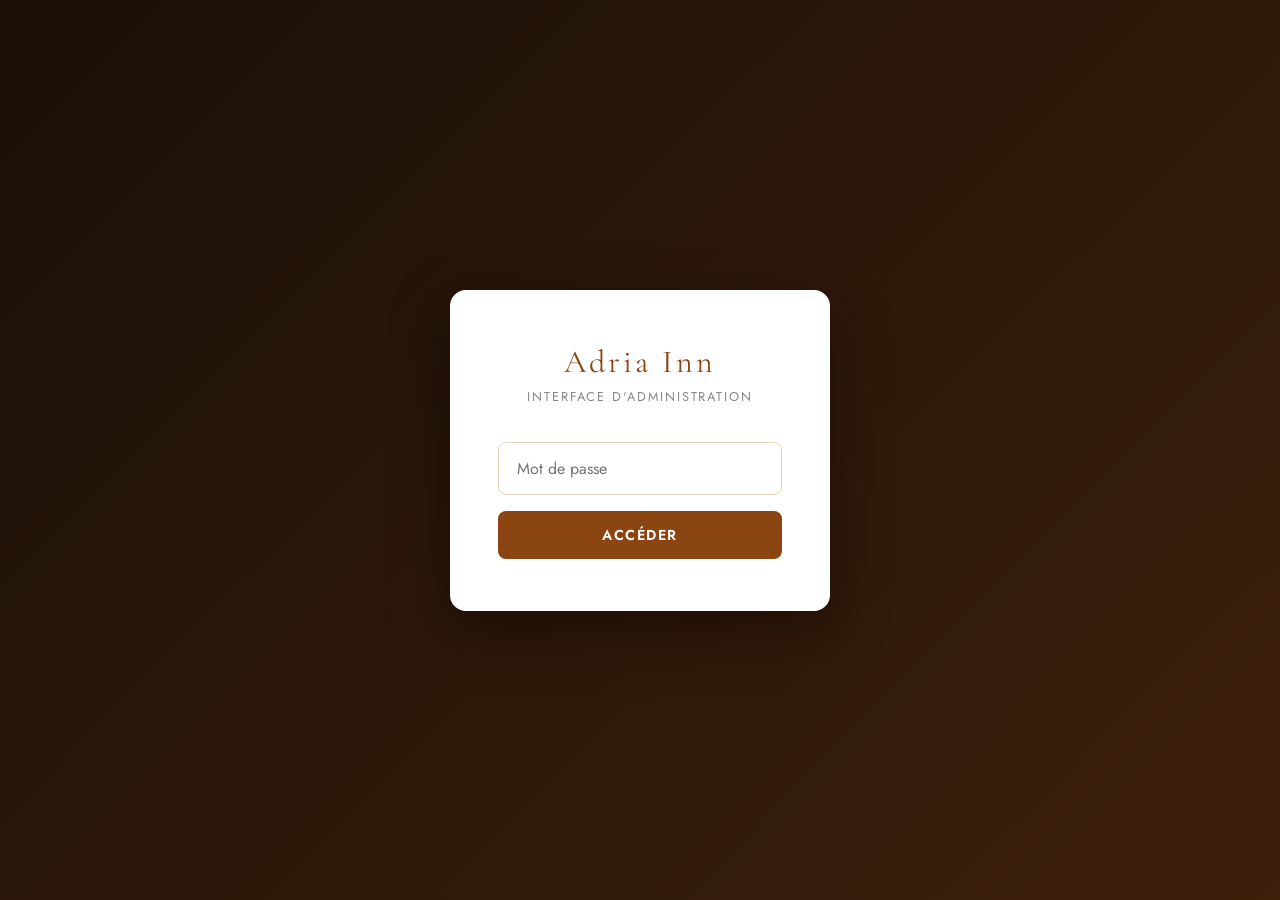
<file: admin-0.html>
<!DOCTYPE html>
<html lang="fr">
<head>
  <meta charset="UTF-8" />
  <meta name="viewport" content="width=device-width, initial-scale=1.0" />
  <title>Adria Inn — Interface d'administration</title>
  <link href="https://fonts.googleapis.com/css2?family=Cormorant+Garamond:ital,wght@0,400;0,600;1,400&family=Jost:wght@300;400;500;600&display=swap" rel="stylesheet" />
  <style>
    :root {
      --terra: #8B4513;
      --gold: #C9A84C;
      --cream: #F8F4EE;
      --dark: #1a1008;
      --sand: #E8D5B7;
      --white: #ffffff;
      --danger: #c0392b;
      --success: #27ae60;
      --shadow: 0 4px 24px rgba(139,69,19,0.10);
    }

    * { box-sizing: border-box; margin: 0; padding: 0; }

    body {
      font-family: 'Jost', sans-serif;
      background: var(--cream);
      color: var(--dark);
      min-height: 100vh;
    }

    /* ── LOGIN ── */
    #login-screen {
      display: flex;
      align-items: center;
      justify-content: center;
      min-height: 100vh;
      background: linear-gradient(135deg, var(--dark) 0%, #3d1f0a 100%);
    }
    .login-box {
      background: var(--white);
      border-radius: 16px;
      padding: 52px 48px;
      width: 380px;
      text-align: center;
      box-shadow: 0 20px 60px rgba(0,0,0,0.4);
    }
    .login-box .logo-txt {
      font-family: 'Cormorant Garamond', serif;
      font-size: 2rem;
      color: var(--terra);
      letter-spacing: 0.1em;
      margin-bottom: 6px;
    }
    .login-box .sub {
      font-size: 0.8rem;
      color: #888;
      letter-spacing: 0.15em;
      text-transform: uppercase;
      margin-bottom: 36px;
    }
    .login-box input[type="password"] {
      width: 100%;
      padding: 14px 18px;
      border: 1.5px solid var(--sand);
      border-radius: 8px;
      font-size: 1rem;
      font-family: 'Jost', sans-serif;
      outline: none;
      transition: border-color 0.2s;
      margin-bottom: 16px;
    }
    .login-box input[type="password"]:focus { border-color: var(--terra); }
    .login-box .btn-login {
      width: 100%;
      padding: 14px;
      background: var(--terra);
      color: #fff;
      border: none;
      border-radius: 8px;
      font-family: 'Jost', sans-serif;
      font-size: 0.9rem;
      font-weight: 600;
      letter-spacing: 0.1em;
      text-transform: uppercase;
      cursor: pointer;
      transition: background 0.2s;
    }
    .login-box .btn-login:hover { background: #6b3410; }
    .login-box .err {
      color: var(--danger);
      font-size: 0.85rem;
      margin-top: 12px;
      display: none;
    }

    /* ── ADMIN PANEL ── */
    #admin-panel { display: none; }

    .topbar {
      background: var(--dark);
      color: #fff;
      padding: 18px 40px;
      display: flex;
      align-items: center;
      justify-content: space-between;
    }
    .topbar .brand {
      font-family: 'Cormorant Garamond', serif;
      font-size: 1.4rem;
      letter-spacing: 0.1em;
      color: var(--gold);
    }
    .topbar .badge {
      font-size: 0.75rem;
      color: #aaa;
      letter-spacing: 0.1em;
      text-transform: uppercase;
    }
    .btn-logout {
      background: none;
      border: 1px solid #555;
      color: #aaa;
      padding: 8px 18px;
      border-radius: 6px;
      cursor: pointer;
      font-family: 'Jost', sans-serif;
      font-size: 0.8rem;
      transition: all 0.2s;
    }
    .btn-logout:hover { border-color: #aaa; color: #fff; }

    .main { max-width: 1100px; margin: 0 auto; padding: 40px 24px 80px; }

    /* ── SECTION TITLE ── */
    .section-title {
      font-family: 'Cormorant Garamond', serif;
      font-size: 1.6rem;
      color: var(--terra);
      border-bottom: 2px solid var(--sand);
      padding-bottom: 10px;
      margin-bottom: 28px;
      display: flex;
      align-items: center;
      gap: 12px;
    }
    .section-title .icon { font-size: 1.3rem; }

    /* ── TARIFS TABLE ── */
    .tarifs-table {
      width: 100%;
      border-collapse: collapse;
      background: #fff;
      border-radius: 12px;
      overflow: hidden;
      box-shadow: var(--shadow);
      margin-bottom: 48px;
    }
    .tarifs-table thead {
      background: var(--dark);
      color: var(--gold);
    }
    .tarifs-table thead th {
      padding: 16px 20px;
      font-size: 0.75rem;
      letter-spacing: 0.12em;
      text-transform: uppercase;
      font-weight: 500;
      text-align: left;
    }
    .tarifs-table tbody tr {
      border-bottom: 1px solid #f0e8dc;
      transition: background 0.15s;
    }
    .tarifs-table tbody tr:last-child { border-bottom: none; }
    .tarifs-table tbody tr:hover { background: #fdf8f3; }
    .tarifs-table td {
      padding: 18px 20px;
      font-size: 0.95rem;
      vertical-align: middle;
    }
    .tarifs-table .chambre-name {
      font-weight: 500;
      color: var(--dark);
    }
    .tarifs-table .prix-display {
      font-size: 1.2rem;
      font-weight: 600;
      color: var(--terra);
      font-family: 'Cormorant Garamond', serif;
    }
    .prix-input {
      width: 100px;
      padding: 8px 12px;
      border: 1.5px solid var(--sand);
      border-radius: 6px;
      font-size: 1rem;
      font-family: 'Jost', sans-serif;
      outline: none;
      transition: border-color 0.2s;
      display: none;
    }
    .prix-input:focus { border-color: var(--terra); }
    .btn-edit {
      padding: 7px 16px;
      border-radius: 6px;
      border: 1.5px solid var(--terra);
      background: none;
      color: var(--terra);
      font-family: 'Jost', sans-serif;
      font-size: 0.8rem;
      font-weight: 500;
      cursor: pointer;
      transition: all 0.2s;
    }
    .btn-edit:hover { background: var(--terra); color: #fff; }
    .btn-save {
      padding: 7px 16px;
      border-radius: 6px;
      border: none;
      background: var(--success);
      color: #fff;
      font-family: 'Jost', sans-serif;
      font-size: 0.8rem;
      font-weight: 500;
      cursor: pointer;
      display: none;
      margin-right: 8px;
    }
    .btn-cancel {
      padding: 7px 16px;
      border-radius: 6px;
      border: 1.5px solid #ccc;
      background: none;
      color: #888;
      font-family: 'Jost', sans-serif;
      font-size: 0.8rem;
      cursor: pointer;
      display: none;
    }

    /* ── PHOTOS GRID ── */
    .photos-section { margin-bottom: 48px; }
    .chambre-block {
      background: #fff;
      border-radius: 14px;
      overflow: hidden;
      box-shadow: var(--shadow);
      margin-bottom: 28px;
    }
    .chambre-header {
      background: var(--dark);
      color: var(--gold);
      padding: 16px 24px;
      display: flex;
      align-items: center;
      justify-content: space-between;
    }
    .chambre-header h3 {
      font-family: 'Cormorant Garamond', serif;
      font-size: 1.2rem;
      letter-spacing: 0.06em;
    }
    .chambre-header .tag {
      font-size: 0.72rem;
      letter-spacing: 0.1em;
      text-transform: uppercase;
      color: #888;
    }
    .chambre-body { padding: 24px; }

    .photos-label {
      font-size: 0.72rem;
      letter-spacing: 0.12em;
      text-transform: uppercase;
      color: #999;
      margin-bottom: 14px;
      font-weight: 600;
    }

    /* Photo principale */
    .main-photo-zone {
      display: flex;
      gap: 20px;
      align-items: flex-start;
      margin-bottom: 24px;
      padding-bottom: 24px;
      border-bottom: 1px solid #f0e8dc;
    }
    .main-photo-frame {
      width: 200px;
      height: 140px;
      border-radius: 8px;
      overflow: hidden;
      flex-shrink: 0;
      border: 2.5px solid var(--gold);
      position: relative;
    }
    .main-photo-frame img {
      width: 100%;
      height: 100%;
      object-fit: cover;
    }
    .main-photo-frame .badge-main {
      position: absolute;
      top: 6px;
      left: 6px;
      background: var(--gold);
      color: #fff;
      font-size: 0.65rem;
      font-weight: 600;
      letter-spacing: 0.08em;
      text-transform: uppercase;
      padding: 3px 8px;
      border-radius: 4px;
    }
    .main-photo-info { flex: 1; }
    .main-photo-info .filename {
      font-size: 0.85rem;
      color: #666;
      font-family: monospace;
      background: #f5f5f5;
      padding: 6px 10px;
      border-radius: 4px;
      margin-bottom: 12px;
    }
    .main-photo-info .actions { display: flex; gap: 8px; flex-wrap: wrap; }

    /* Autres photos */
    .other-photos-grid {
      display: grid;
      grid-template-columns: repeat(auto-fill, minmax(130px, 1fr));
      gap: 14px;
    }
    .photo-thumb {
      border-radius: 8px;
      overflow: hidden;
      border: 2px solid #eee;
      position: relative;
      cursor: pointer;
      transition: border-color 0.2s, transform 0.2s;
    }
    .photo-thumb:hover { border-color: var(--terra); transform: translateY(-2px); }
    .photo-thumb.is-main { border-color: var(--gold); }
    .photo-thumb img {
      width: 100%;
      height: 90px;
      object-fit: cover;
      display: block;
    }
    .photo-thumb .thumb-name {
      font-size: 0.68rem;
      color: #777;
      padding: 5px 7px;
      background: #fafafa;
      white-space: nowrap;
      overflow: hidden;
      text-overflow: ellipsis;
    }
    .photo-thumb .thumb-actions {
      position: absolute;
      top: 4px;
      right: 4px;
      display: flex;
      gap: 3px;
      opacity: 0;
      transition: opacity 0.2s;
    }
    .photo-thumb:hover .thumb-actions { opacity: 1; }
    .btn-set-main {
      background: var(--gold);
      color: #fff;
      border: none;
      border-radius: 3px;
      font-size: 0.65rem;
      padding: 3px 6px;
      cursor: pointer;
      font-weight: 600;
    }

    /* Bouton ajouter photo */
    .btn-add-photo {
      display: flex;
      align-items: center;
      justify-content: center;
      gap: 8px;
      padding: 10px 20px;
      border: 1.5px dashed var(--sand);
      border-radius: 8px;
      background: none;
      color: #aaa;
      font-family: 'Jost', sans-serif;
      font-size: 0.85rem;
      cursor: pointer;
      transition: all 0.2s;
      margin-top: 14px;
      width: 100%;
    }
    .btn-add-photo:hover { border-color: var(--terra); color: var(--terra); }

    /* ── JSON EXPORT ── */
    .export-section {
      background: #fff;
      border-radius: 14px;
      padding: 28px;
      box-shadow: var(--shadow);
    }
    .export-section p {
      font-size: 0.9rem;
      color: #666;
      margin-bottom: 16px;
      line-height: 1.6;
    }
    .json-output {
      background: #1a1a2e;
      color: #a8e6cf;
      font-family: monospace;
      font-size: 0.82rem;
      padding: 20px;
      border-radius: 8px;
      white-space: pre;
      overflow-x: auto;
      margin-bottom: 16px;
      display: none;
      line-height: 1.6;
    }
    .btn-generate {
      padding: 14px 32px;
      background: var(--terra);
      color: #fff;
      border: none;
      border-radius: 8px;
      font-family: 'Jost', sans-serif;
      font-size: 0.9rem;
      font-weight: 600;
      letter-spacing: 0.08em;
      text-transform: uppercase;
      cursor: pointer;
      transition: background 0.2s;
      margin-right: 12px;
    }
    .btn-generate:hover { background: #6b3410; }
    .btn-copy {
      padding: 14px 28px;
      background: none;
      border: 1.5px solid var(--terra);
      color: var(--terra);
      border-radius: 8px;
      font-family: 'Jost', sans-serif;
      font-size: 0.9rem;
      font-weight: 500;
      cursor: pointer;
      transition: all 0.2s;
      display: none;
    }
    .btn-copy:hover { background: var(--terra); color: #fff; }
    .copy-ok {
      display: inline-block;
      color: var(--success);
      font-size: 0.85rem;
      margin-left: 12px;
      display: none;
    }

    /* ── NOTICE ── */
    .notice {
      background: #fff8eb;
      border: 1px solid #f0d090;
      border-radius: 8px;
      padding: 14px 18px;
      font-size: 0.85rem;
      color: #7a5c10;
      margin-top: 16px;
      line-height: 1.6;
    }

    .sep { height: 40px; }
  </style>
</head>
<body>

<!-- ========== LOGIN ========== -->
<div id="login-screen">
  <div class="login-box">
    <div class="logo-txt">Adria Inn</div>
    <div class="sub">Interface d'administration</div>
    <input type="password" id="pwd-input" placeholder="Mot de passe" />
    <button class="btn-login" onclick="checkLogin()">Accéder</button>
    <div class="err" id="login-err">Mot de passe incorrect</div>
  </div>
</div>

<!-- ========== ADMIN PANEL ========== -->
<div id="admin-panel">

  <div class="topbar">
    <div>
      <div class="brand">Adria Inn</div>
      <div class="badge">Interface d'administration</div>
    </div>
    <button class="btn-logout" onclick="logout()">Déconnexion</button>
  </div>

  <div class="main">

    <!-- TARIFS -->
    <div class="section-title"><span class="icon">💶</span> Tarifs des chambres</div>
    <table class="tarifs-table">
      <thead>
        <tr>
          <th>Catégorie de chambre</th>
          <th>Surface</th>
          <th>Tarif / nuit</th>
          <th>Actions</th>
        </tr>
      </thead>
      <tbody id="tarifs-body"></tbody>
    </table>

    <!-- PHOTOS -->
    <div class="section-title"><span class="icon">🖼</span> Photos des chambres</div>
    <div class="photos-section" id="photos-section"></div>


    <!-- AVIS CLIENTS -->
    <div class="section-title"><span class="icon">⭐</span> Avis clients</div>
    <div id="reviews-section" style="margin-bottom:48px">
      <div style="display:flex;justify-content:flex-end;margin-bottom:16px">
        <button class="btn-generate" onclick="addReview()" style="padding:10px 22px;font-size:0.82rem">＋ Ajouter un avis</button>
      </div>
      <div id="reviews-list"></div>
    </div>

    <!-- EXPORT JSON -->
    <div class="section-title"><span class="icon">💾</span> Sauvegarder les modifications</div>
    <div class="export-section">
      <p>Cliquez sur <strong>Générer le fichier JSON</strong> pour créer le fichier de configuration à jour. Copiez ensuite le texte obtenu et remplacez le contenu du fichier <code>config.json</code> sur GitHub.</p>
      <button class="btn-generate" onclick="generateJSON()">Générer le fichier JSON</button>
      <button class="btn-copy" id="btn-copy" onclick="copyJSON()">Copier</button>
      <span class="copy-ok" id="copy-ok">✓ Copié !</span>
      <div class="json-output" id="json-output"></div>
      <div class="notice">
        ⚠️ Après avoir mis à jour <code>config.json</code> sur GitHub, patientez 1 à 2 minutes puis actualisez le site Adria Inn — les modifications apparaîtront automatiquement.
      </div>
    </div>

  </div>
</div>

<script>
  // ── Mot de passe ──
  const PASSWORD = 'adria2024';

  // ── Données ──
  const chambres = [
    { id: 'double',        nom: 'Chambre Double Supérieure', surface: '13 m²', prix: 70,
      mainPhoto: 'images/chambre/double/double-01.png',
      photos: [
        'images/chambre/double/double-01.png',
        'images/chambre/double/double-02.png',
        'images/chambre/double/double-03.png',
        'images/chambre/double/double-sdb1.png',
        'images/chambre/double/double-sdb2.png',
        'images/chambre/double/double-entrée.png',
      ]
    },
    { id: 'triple_deluxe', nom: 'Chambre Triple Deluxe',     surface: '23 m²', prix: 85,
      mainPhoto: 'images/chambre/triple/triple-deluxe-02.png',
      photos: [
        'images/chambre/triple/triple-deluxe-02.png',
        'images/chambre/triple/triple-deluxe-03.png',
        'images/chambre/triple/triple-deluxe-04.png',
        'images/chambre/triple/triple-deluxe-05.png',
        'images/chambre/triple/triple-deluxe-07.png',
        'images/chambre/triple/triple-deluxe-sdb01.png',
        'images/chambre/triple/triple-deluxe-sdb02.png',
      ]
    },
    { id: 'triple_balcon', nom: 'Chambre Triple avec Balcon', surface: '25 m²', prix: 90,
      mainPhoto: 'images/chambre/balcon/balcon-01.png',
      photos: [
        'images/chambre/balcon/balcon-01.png',
        'images/chambre/balcon/balcon-02.png',
        'images/chambre/balcon/balcon-03.png',
        'images/chambre/balcon/balcon-04.png',
        'images/chambre/balcon/balcon-terrasse.png',
        'images/chambre/balcon/balcon-sdb.png',
      ]
    },
    { id: 'familiale',     nom: 'Chambre Quadruple Familiale', surface: '30 m²', prix: 95,
      mainPhoto: 'images/chambre/familiale/familiale-01.png',
      photos: [
        'images/chambre/familiale/familiale-01.png',
        'images/chambre/familiale/familiale-02.png',
        'images/chambre/familiale/familiale-04.png',
        'images/chambre/familiale/familiale-05.png',
        'images/chambre/familiale/familiale-sdb.png',
      ]
    },
  ];


  // ── Avis clients ──
  const reviews = [
    { author: "Begimai", stars: 5, text: "« La chambre était d’une propreté impeccable, le personnel accueillant et serviable, et l’emplacement calme et paisible. Je choisirais sans hésiter cet hôtel à nouveau. »", stay: "2 nuits · Avril 2026" },
    { author: "Buket",   stars: 5, text: "« Idéalement situé, tout près de l’entrée de Kaleiçi. Il a dépassé mes attentes : très propre, chambre spacieuse, charmant jardin. Si je devais y retourner, je choisirais à nouveau cet hôtel. »", stay: "1 nuit · Avril 2026" },
    { author: "Mert",    stars: 5, text: "« Un établissement exceptionnel qui saura vous satisfaire à tous égards. »", stay: "5 nuits · Mai 2026" },
    { author: "Leyla",   stars: 5, text: "« Belle architecture, chambres propres, personnel extrêmement poli et serviable. La salle de bain est d’une propreté impeccable. L’eau chaude est disponible à volonté. »", stay: "1 nuit · Décembre 2025" },
    { author: "Ismail",  stars: 5, text: "« Emplacement magnifique, niché au cœur de demeures historiques. Chambres très propres et spacieuses. Personnel très poli et attentionné. Je le recommande vivement. »", stay: "1 nuit · Octobre 2025" },
    { author: "Izzet",   stars: 4, text: "« Les chambres sont propres et l’hôtel est très bien situé. »", stay: "4 nuits · Août 2025" },
  ];

  function buildReviews() {
    const list = document.getElementById('reviews-list');
    list.innerHTML = '';
    if (reviews.length === 0) {
      list.innerHTML = '<p style="color:#aaa;text-align:center;padding:24px">Aucun avis pour le moment.</p>';
      return;
    }
    reviews.forEach((rev, i) => {
      const card = document.createElement('div');
      card.style.cssText = 'background:#fff;border-radius:12px;padding:20px 24px;margin-bottom:14px;box-shadow:0 2px 12px rgba(139,69,19,0.08);display:flex;gap:20px;align-items:flex-start';
      const stars = '★'.repeat(rev.stars) + '☆'.repeat(5 - rev.stars);
      card.innerHTML = `
        <div style="flex:1">
          <div style="display:flex;align-items:center;gap:12px;margin-bottom:8px">
            <strong style="font-size:1rem;color:#1a1008">${rev.author}</strong>
            <span style="color:#C9A84C;font-size:1.1rem">${stars}</span>
            <span style="color:#aaa;font-size:0.8rem">${rev.stay}</span>
          </div>
          <p id="rev-text-${i}" style="color:#444;font-size:0.9rem;line-height:1.6">${rev.text}</p>
          <div id="rev-edit-${i}" style="display:none;margin-top:10px">
            <div style="display:grid;grid-template-columns:1fr 1fr;gap:10px;margin-bottom:8px">
              <div>
                <label style="font-size:0.75rem;color:#999;display:block;margin-bottom:4px">Auteur</label>
                <input id="edit-author-${i}" value="${rev.author}" style="width:100%;padding:8px 10px;border:1.5px solid #e8d5b7;border-radius:6px;font-family:Jost,sans-serif" />
              </div>
              <div>
                <label style="font-size:0.75rem;color:#999;display:block;margin-bottom:4px">Séjour</label>
                <input id="edit-stay-${i}" value="${rev.stay}" style="width:100%;padding:8px 10px;border:1.5px solid #e8d5b7;border-radius:6px;font-family:Jost,sans-serif" />
              </div>
            </div>
            <div style="margin-bottom:8px">
              <label style="font-size:0.75rem;color:#999;display:block;margin-bottom:4px">Note (étoiles)</label>
              <select id="edit-stars-${i}" style="padding:8px 10px;border:1.5px solid #e8d5b7;border-radius:6px;font-family:Jost,sans-serif">
                ${[5,4,3,2,1].map(n => `<option value="${n}" ${n===rev.stars?'selected':''}>${'★'.repeat(n)}</option>`).join('')}
              </select>
            </div>
            <div>
              <label style="font-size:0.75rem;color:#999;display:block;margin-bottom:4px">Texte de l'avis</label>
              <textarea id="edit-text-${i}" rows="3" style="width:100%;padding:8px 10px;border:1.5px solid #e8d5b7;border-radius:6px;font-family:Jost,sans-serif;resize:vertical">${rev.text}</textarea>
            </div>
          </div>
        </div>
        <div style="display:flex;flex-direction:column;gap:6px;flex-shrink:0">
          <button class="btn-edit" id="btn-rev-edit-${i}" onclick="editReview(${i})">Modifier</button>
          <button class="btn-save" id="btn-rev-save-${i}" onclick="saveReview(${i})" style="display:none">Enregistrer</button>
          <button class="btn-cancel" id="btn-rev-cancel-${i}" onclick="cancelReview(${i})" style="display:none">Annuler</button>
          <button onclick="deleteReview(${i})" style="padding:7px 16px;border-radius:6px;border:1.5px solid #e74c3c;background:none;color:#e74c3c;font-family:Jost,sans-serif;font-size:0.8rem;cursor:pointer" onmouseover="this.style.background='#e74c3c';this.style.color='#fff'" onmouseout="this.style.background='none';this.style.color='#e74c3c'">Supprimer</button>
          <button onclick="moveReview(${i},-1)" title="Monter" style="padding:5px 12px;border-radius:6px;border:1.5px solid #ccc;background:none;color:#888;cursor:pointer;font-size:0.9rem">↑</button>
          <button onclick="moveReview(${i},1)" title="Descendre" style="padding:5px 12px;border-radius:6px;border:1.5px solid #ccc;background:none;color:#888;cursor:pointer;font-size:0.9rem">↓</button>
        </div>
      `;
      list.appendChild(card);
    });
  }

  function editReview(i) {
    document.getElementById('rev-text-' + i).style.display = 'none';
    document.getElementById('rev-edit-' + i).style.display = 'block';
    document.getElementById('btn-rev-edit-' + i).style.display = 'none';
    document.getElementById('btn-rev-save-' + i).style.display = 'inline-block';
    document.getElementById('btn-rev-cancel-' + i).style.display = 'inline-block';
  }

  function saveReview(i) {
    reviews[i].author = document.getElementById('edit-author-' + i).value.trim();
    reviews[i].stay   = document.getElementById('edit-stay-'   + i).value.trim();
    reviews[i].stars  = parseInt(document.getElementById('edit-stars-' + i).value);
    reviews[i].text   = document.getElementById('edit-text-'  + i).value.trim();
    buildReviews();
  }

  function cancelReview(i) {
    document.getElementById('rev-text-' + i).style.display = 'block';
    document.getElementById('rev-edit-' + i).style.display = 'none';
    document.getElementById('btn-rev-edit-' + i).style.display = 'inline-block';
    document.getElementById('btn-rev-save-' + i).style.display = 'none';
    document.getElementById('btn-rev-cancel-' + i).style.display = 'none';
  }

  function deleteReview(i) {
    if (!confirm('Supprimer cet avis ?')) return;
    reviews.splice(i, 1);
    buildReviews();
  }

  function addReview() {
    reviews.unshift({ author: "Nouveau client", stars: 5, text: "Texte de l'avis...", stay: "1 nuit · Juin 2026" });
    buildReviews();
    editReview(0);
  }

  function moveReview(i, dir) {
    const j = i + dir;
    if (j < 0 || j >= reviews.length) return;
    [reviews[i], reviews[j]] = [reviews[j], reviews[i]];
    buildReviews();
  }


  // ── Login ──
  function checkLogin() {
    const val = document.getElementById('pwd-input').value;
    if (val !== PASSWORD) {
      document.getElementById('login-err').style.display = 'block';
      return;
    }
    document.getElementById('login-screen').style.display = 'none';
    document.getElementById('admin-panel').style.display = 'block';
    // Load config.json to get current prices, photos and reviews
    fetch('config.json?t=' + Date.now())
      .then(function(r) { return r.json(); })
      .then(function(cfg) {
        // Apply saved prices
        if (cfg.prix) {
          chambres.forEach(function(ch) {
            if (cfg.prix[ch.id] !== undefined) ch.prix = cfg.prix[ch.id];
          });
        }
        // Apply saved photos
        if (cfg.photos) {
          chambres.forEach(function(ch) {
            if (cfg.photos[ch.id]) ch.mainPhoto = cfg.photos[ch.id];
          });
        }
        // Apply saved reviews
        if (cfg.reviews && cfg.reviews.length > 0) {
          reviews.length = 0;
          cfg.reviews.forEach(function(r) { reviews.push(r); });
        }
      })
      .catch(function() {})
      .finally(function() {
        buildTarifs();
        buildPhotos();
        buildReviews();
      });
  }
  document.getElementById('pwd-input').addEventListener('keydown', e => {
    if (e.key === 'Enter') checkLogin();
  });
  function logout() {
    document.getElementById('login-screen').style.display = 'flex';
    document.getElementById('admin-panel').style.display = 'none';
    document.getElementById('pwd-input').value = '';
  }

  // ── Tarifs ──
  function buildTarifs() {
    const tbody = document.getElementById('tarifs-body');
    tbody.innerHTML = '';
    chambres.forEach((ch, i) => {
      const tr = document.createElement('tr');
      tr.innerHTML = `
        <td class="chambre-name">${ch.nom}</td>
        <td style="color:#888">${ch.surface}</td>
        <td>
          <span class="prix-display" id="prix-display-${i}">${ch.prix}€</span>
          <input class="prix-input" id="prix-input-${i}" type="number" value="${ch.prix}" min="1" max="9999" />
        </td>
        <td>
          <button class="btn-edit" id="btn-edit-${i}" onclick="editPrix(${i})">Modifier</button>
          <button class="btn-save" id="btn-save-${i}" onclick="savePrix(${i})">Enregistrer</button>
          <button class="btn-cancel" id="btn-cancel-${i}" onclick="cancelPrix(${i})">Annuler</button>
        </td>
      `;
      tbody.appendChild(tr);
    });
  }

  function editPrix(i) {
    document.getElementById('prix-display-' + i).style.display = 'none';
    document.getElementById('prix-input-' + i).style.display = 'inline-block';
    document.getElementById('btn-edit-' + i).style.display = 'none';
    document.getElementById('btn-save-' + i).style.display = 'inline-block';
    document.getElementById('btn-cancel-' + i).style.display = 'inline-block';
    document.getElementById('prix-input-' + i).focus();
  }

  function savePrix(i) {
    const val = parseInt(document.getElementById('prix-input-' + i).value);
    if (isNaN(val) || val < 1) { alert('Prix invalide'); return; }
    chambres[i].prix = val;
    document.getElementById('prix-display-' + i).textContent = val + '€';
    cancelPrix(i);
  }

  function cancelPrix(i) {
    document.getElementById('prix-display-' + i).style.display = 'inline';
    document.getElementById('prix-input-' + i).style.display = 'none';
    document.getElementById('btn-edit-' + i).style.display = 'inline-block';
    document.getElementById('btn-save-' + i).style.display = 'none';
    document.getElementById('btn-cancel-' + i).style.display = 'none';
  }

  // ── Photos ──
  function buildPhotos() {
    const section = document.getElementById('photos-section');
    section.innerHTML = '';
    chambres.forEach((ch, ci) => {
      const block = document.createElement('div');
      block.className = 'chambre-block';
      block.innerHTML = `
        <div class="chambre-header">
          <h3>${ch.nom}</h3>
          <span class="tag">${ch.surface} · ${ch.photos.length} photo${ch.photos.length > 1 ? 's' : ''}</span>
        </div>
        <div class="chambre-body">
          <!-- Photo principale -->
          <div class="photos-label">📌 Photo principale (affichée en premier)</div>
          <div class="main-photo-zone" id="main-zone-${ci}">
            <div class="main-photo-frame">
              <img src="${ch.mainPhoto}" alt="Photo principale" id="main-img-${ci}" />
              <span class="badge-main">Principal</span>
            </div>
            <div class="main-photo-info">
              <div class="filename" id="main-filename-${ci}">${ch.mainPhoto.split('/').pop()}</div>
              <div class="actions">
                <button class="btn-edit" onclick="document.getElementById('upload-${ci}').click()">
                  ＋ Uploader une nouvelle photo
                </button>
              </div>
              <input type="file" id="upload-${ci}" accept="image/*" style="display:none" onchange="handleUpload(${ci}, event)" />
            </div>
          </div>
          <!-- Autres photos -->
          <div class="photos-label">📷 Toutes les photos de la chambre — cliquez sur ⭐ pour définir la photo principale</div>
          <div class="other-photos-grid" id="grid-${ci}"></div>
        </div>
      `;
      section.appendChild(block);
      buildGrid(ci);
    });
  }

  function buildGrid(ci) {
    const ch = chambres[ci];
    const grid = document.getElementById('grid-' + ci);
    grid.innerHTML = '';
    ch.photos.forEach((src, pi) => {
      const isMain = src === ch.mainPhoto;
      const thumb = document.createElement('div');
      thumb.className = 'photo-thumb' + (isMain ? ' is-main' : '');
      thumb.title = src.split('/').pop();
      const fname = src.split('/').pop();
      thumb.innerHTML = `
        <div class="thumb-actions">
          ${!isMain ? `<button class="btn-set-main" onclick="setMain(${ci}, ${pi})" title="Définir comme principale">⭐</button>` : ''}
        </div>
        <img src="${src}" alt="${fname}" onerror="this.src='data:image/svg+xml,<svg xmlns=\\'http://www.w3.org/2000/svg\\' width=\\'100\\' height=\\'90\\'><rect width=\\'100%\\' height=\\'100%\\' fill=\\'%23f0e8dc\\'/><text x=\\'50%\\' y=\\'50%\\' text-anchor=\\'middle\\' dy=\\'.3em\\' fill=\\'%23999\\' font-size=\\'11\\'>Photo</text></svg>'" />
        <div class="thumb-name">${fname}</div>
      `;
      grid.appendChild(thumb);
    });
  }

  function setMain(ci, pi) {
    chambres[ci].mainPhoto = chambres[ci].photos[pi];
    document.getElementById('main-img-' + ci).src = chambres[ci].mainPhoto;
    document.getElementById('main-filename-' + ci).textContent = chambres[ci].mainPhoto.split('/').pop();
    buildGrid(ci);
  }

  function handleUpload(ci, event) {
    const file = event.target.files[0];
    if (!file) return;
    const fakeURL = 'images/chambres/' + file.name;
    chambres[ci].photos.push(fakeURL);
    alert('Photo "' + file.name + '" ajoutée à la liste.\nN\'oubliez pas d\'uploader également ce fichier dans le dossier images/chambres/ sur GitHub.');
    buildGrid(ci);
  }

  // ── JSON Export ──
  function generateJSON() {
    const config = {
      prix: {},
      photos: {},
      reviews: reviews.map(r => ({ author: r.author, stars: r.stars, text: r.text, stay: r.stay }))
    };
    chambres.forEach(ch => {
      config.prix[ch.id] = ch.prix;
      config.photos[ch.id] = ch.mainPhoto;
    });
    const json = JSON.stringify(config, null, 2);
    const el = document.getElementById('json-output');
    el.textContent = json;
    el.style.display = 'block';
    document.getElementById('btn-copy').style.display = 'inline-block';
  }

  function copyJSON() {
    const text = document.getElementById('json-output').textContent;
    navigator.clipboard.writeText(text).then(() => {
      const ok = document.getElementById('copy-ok');
      ok.style.display = 'inline';
      setTimeout(() => ok.style.display = 'none', 2500);
    });
  }
</script>
</body>
</html>
</file>
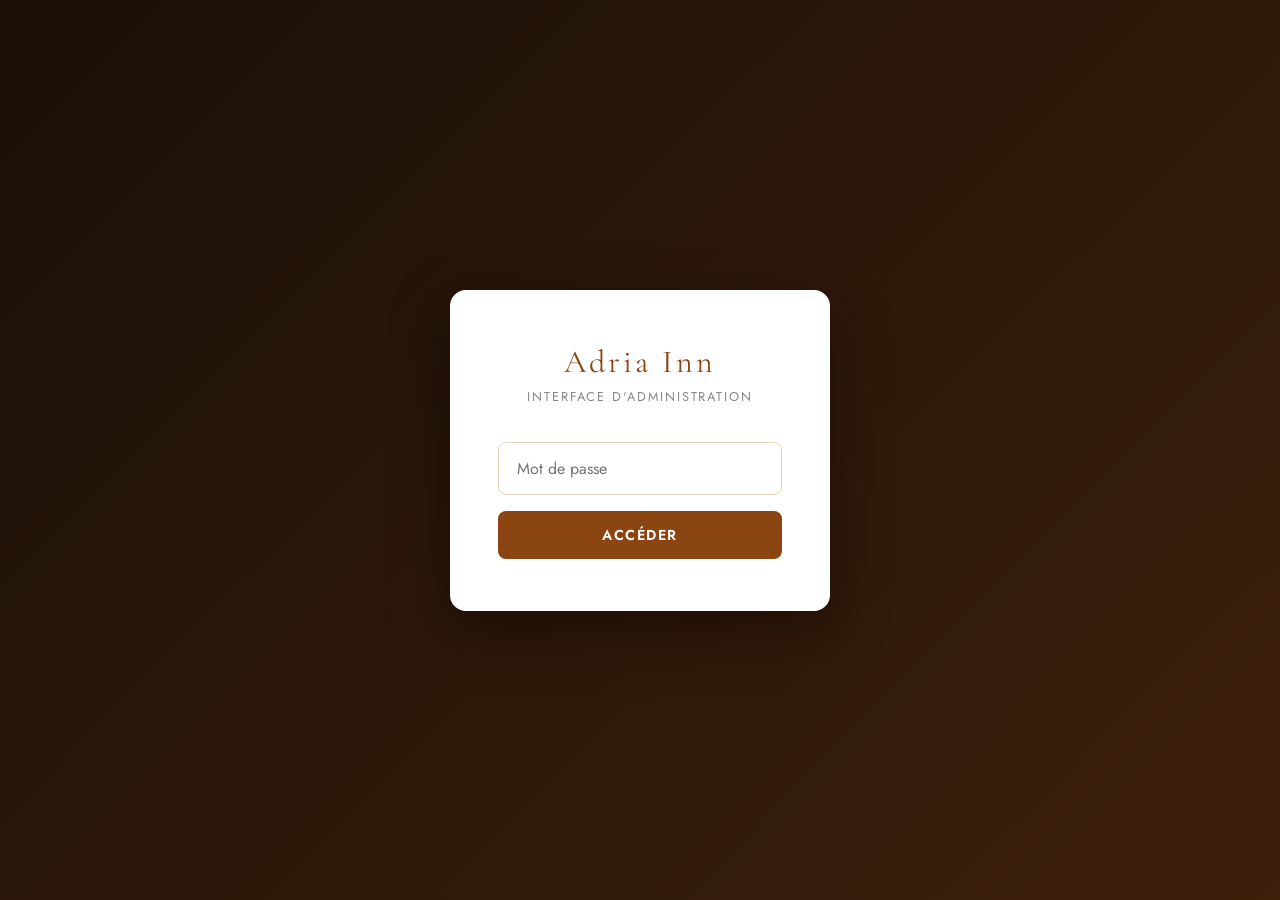
<file: admin-1.html>
<!DOCTYPE html>
<html lang="fr">
<head>
  <meta charset="UTF-8" />
  <meta name="viewport" content="width=device-width, initial-scale=1.0" />
  <title>Adria Inn — Interface d'administration</title>
  <link href="https://fonts.googleapis.com/css2?family=Cormorant+Garamond:ital,wght@0,400;0,600;1,400&family=Jost:wght@300;400;500;600&display=swap" rel="stylesheet" />
  <style>
    :root {
      --terra: #8B4513;
      --gold: #C9A84C;
      --cream: #F8F4EE;
      --dark: #1a1008;
      --sand: #E8D5B7;
      --white: #ffffff;
      --danger: #c0392b;
      --success: #27ae60;
      --shadow: 0 4px 24px rgba(139,69,19,0.10);
    }

    * { box-sizing: border-box; margin: 0; padding: 0; }

    body {
      font-family: 'Jost', sans-serif;
      background: var(--cream);
      color: var(--dark);
      min-height: 100vh;
    }

    /* ── LOGIN ── */
    #login-screen {
      display: flex;
      align-items: center;
      justify-content: center;
      min-height: 100vh;
      background: linear-gradient(135deg, var(--dark) 0%, #3d1f0a 100%);
    }
    .login-box {
      background: var(--white);
      border-radius: 16px;
      padding: 52px 48px;
      width: 380px;
      text-align: center;
      box-shadow: 0 20px 60px rgba(0,0,0,0.4);
    }
    .login-box .logo-txt {
      font-family: 'Cormorant Garamond', serif;
      font-size: 2rem;
      color: var(--terra);
      letter-spacing: 0.1em;
      margin-bottom: 6px;
    }
    .login-box .sub {
      font-size: 0.8rem;
      color: #888;
      letter-spacing: 0.15em;
      text-transform: uppercase;
      margin-bottom: 36px;
    }
    .login-box input[type="password"] {
      width: 100%;
      padding: 14px 18px;
      border: 1.5px solid var(--sand);
      border-radius: 8px;
      font-size: 1rem;
      font-family: 'Jost', sans-serif;
      outline: none;
      transition: border-color 0.2s;
      margin-bottom: 16px;
    }
    .login-box input[type="password"]:focus { border-color: var(--terra); }
    .login-box .btn-login {
      width: 100%;
      padding: 14px;
      background: var(--terra);
      color: #fff;
      border: none;
      border-radius: 8px;
      font-family: 'Jost', sans-serif;
      font-size: 0.9rem;
      font-weight: 600;
      letter-spacing: 0.1em;
      text-transform: uppercase;
      cursor: pointer;
      transition: background 0.2s;
    }
    .login-box .btn-login:hover { background: #6b3410; }
    .login-box .err {
      color: var(--danger);
      font-size: 0.85rem;
      margin-top: 12px;
      display: none;
    }

    /* ── ADMIN PANEL ── */
    #admin-panel { display: none; }

    .topbar {
      background: var(--dark);
      color: #fff;
      padding: 18px 40px;
      display: flex;
      align-items: center;
      justify-content: space-between;
    }
    .topbar .brand {
      font-family: 'Cormorant Garamond', serif;
      font-size: 1.4rem;
      letter-spacing: 0.1em;
      color: var(--gold);
    }
    .topbar .badge {
      font-size: 0.75rem;
      color: #aaa;
      letter-spacing: 0.1em;
      text-transform: uppercase;
    }
    .btn-logout {
      background: none;
      border: 1px solid #555;
      color: #aaa;
      padding: 8px 18px;
      border-radius: 6px;
      cursor: pointer;
      font-family: 'Jost', sans-serif;
      font-size: 0.8rem;
      transition: all 0.2s;
    }
    .btn-logout:hover { border-color: #aaa; color: #fff; }

    .main { max-width: 1100px; margin: 0 auto; padding: 40px 24px 80px; }

    /* ── SECTION TITLE ── */
    .section-title {
      font-family: 'Cormorant Garamond', serif;
      font-size: 1.6rem;
      color: var(--terra);
      border-bottom: 2px solid var(--sand);
      padding-bottom: 10px;
      margin-bottom: 28px;
      display: flex;
      align-items: center;
      gap: 12px;
    }
    .section-title .icon { font-size: 1.3rem; }

    /* ── TARIFS TABLE ── */
    .tarifs-table {
      width: 100%;
      border-collapse: collapse;
      background: #fff;
      border-radius: 12px;
      overflow: hidden;
      box-shadow: var(--shadow);
      margin-bottom: 48px;
    }
    .tarifs-table thead {
      background: var(--dark);
      color: var(--gold);
    }
    .tarifs-table thead th {
      padding: 16px 20px;
      font-size: 0.75rem;
      letter-spacing: 0.12em;
      text-transform: uppercase;
      font-weight: 500;
      text-align: left;
    }
    .tarifs-table tbody tr {
      border-bottom: 1px solid #f0e8dc;
      transition: background 0.15s;
    }
    .tarifs-table tbody tr:last-child { border-bottom: none; }
    .tarifs-table tbody tr:hover { background: #fdf8f3; }
    .tarifs-table td {
      padding: 18px 20px;
      font-size: 0.95rem;
      vertical-align: middle;
    }
    .tarifs-table .chambre-name {
      font-weight: 500;
      color: var(--dark);
    }
    .tarifs-table .prix-display {
      font-size: 1.2rem;
      font-weight: 600;
      color: var(--terra);
      font-family: 'Cormorant Garamond', serif;
    }
    .prix-input {
      width: 100px;
      padding: 8px 12px;
      border: 1.5px solid var(--sand);
      border-radius: 6px;
      font-size: 1rem;
      font-family: 'Jost', sans-serif;
      outline: none;
      transition: border-color 0.2s;
      display: none;
    }
    .prix-input:focus { border-color: var(--terra); }
    .btn-edit {
      padding: 7px 16px;
      border-radius: 6px;
      border: 1.5px solid var(--terra);
      background: none;
      color: var(--terra);
      font-family: 'Jost', sans-serif;
      font-size: 0.8rem;
      font-weight: 500;
      cursor: pointer;
      transition: all 0.2s;
    }
    .btn-edit:hover { background: var(--terra); color: #fff; }
    .btn-save {
      padding: 7px 16px;
      border-radius: 6px;
      border: none;
      background: var(--success);
      color: #fff;
      font-family: 'Jost', sans-serif;
      font-size: 0.8rem;
      font-weight: 500;
      cursor: pointer;
      display: none;
      margin-right: 8px;
    }
    .btn-cancel {
      padding: 7px 16px;
      border-radius: 6px;
      border: 1.5px solid #ccc;
      background: none;
      color: #888;
      font-family: 'Jost', sans-serif;
      font-size: 0.8rem;
      cursor: pointer;
      display: none;
    }

    /* ── PHOTOS GRID ── */
    .photos-section { margin-bottom: 48px; }
    .chambre-block {
      background: #fff;
      border-radius: 14px;
      overflow: hidden;
      box-shadow: var(--shadow);
      margin-bottom: 28px;
    }
    .chambre-header {
      background: var(--dark);
      color: var(--gold);
      padding: 16px 24px;
      display: flex;
      align-items: center;
      justify-content: space-between;
    }
    .chambre-header h3 {
      font-family: 'Cormorant Garamond', serif;
      font-size: 1.2rem;
      letter-spacing: 0.06em;
    }
    .chambre-header .tag {
      font-size: 0.72rem;
      letter-spacing: 0.1em;
      text-transform: uppercase;
      color: #888;
    }
    .chambre-body { padding: 24px; }

    .photos-label {
      font-size: 0.72rem;
      letter-spacing: 0.12em;
      text-transform: uppercase;
      color: #999;
      margin-bottom: 14px;
      font-weight: 600;
    }

    /* Photo principale */
    .main-photo-zone {
      display: flex;
      gap: 20px;
      align-items: flex-start;
      margin-bottom: 24px;
      padding-bottom: 24px;
      border-bottom: 1px solid #f0e8dc;
    }
    .main-photo-frame {
      width: 200px;
      height: 140px;
      border-radius: 8px;
      overflow: hidden;
      flex-shrink: 0;
      border: 2.5px solid var(--gold);
      position: relative;
    }
    .main-photo-frame img {
      width: 100%;
      height: 100%;
      object-fit: cover;
    }
    .main-photo-frame .badge-main {
      position: absolute;
      top: 6px;
      left: 6px;
      background: var(--gold);
      color: #fff;
      font-size: 0.65rem;
      font-weight: 600;
      letter-spacing: 0.08em;
      text-transform: uppercase;
      padding: 3px 8px;
      border-radius: 4px;
    }
    .main-photo-info { flex: 1; }
    .main-photo-info .filename {
      font-size: 0.85rem;
      color: #666;
      font-family: monospace;
      background: #f5f5f5;
      padding: 6px 10px;
      border-radius: 4px;
      margin-bottom: 12px;
    }
    .main-photo-info .actions { display: flex; gap: 8px; flex-wrap: wrap; }

    /* Autres photos */
    .other-photos-grid {
      display: grid;
      grid-template-columns: repeat(auto-fill, minmax(130px, 1fr));
      gap: 14px;
    }
    .photo-thumb {
      border-radius: 8px;
      overflow: hidden;
      border: 2px solid #eee;
      position: relative;
      cursor: pointer;
      transition: border-color 0.2s, transform 0.2s;
    }
    .photo-thumb:hover { border-color: var(--terra); transform: translateY(-2px); }
    .photo-thumb.is-main { border-color: var(--gold); }
    .photo-thumb img {
      width: 100%;
      height: 90px;
      object-fit: cover;
      display: block;
    }
    .photo-thumb .thumb-name {
      font-size: 0.68rem;
      color: #777;
      padding: 5px 7px;
      background: #fafafa;
      white-space: nowrap;
      overflow: hidden;
      text-overflow: ellipsis;
    }
    .photo-thumb .thumb-actions {
      position: absolute;
      top: 4px;
      right: 4px;
      display: flex;
      gap: 3px;
      opacity: 0;
      transition: opacity 0.2s;
    }
    .photo-thumb:hover .thumb-actions { opacity: 1; }
    .btn-set-main {
      background: var(--gold);
      color: #fff;
      border: none;
      border-radius: 3px;
      font-size: 0.65rem;
      padding: 3px 6px;
      cursor: pointer;
      font-weight: 600;
    }

    /* Bouton ajouter photo */
    .btn-add-photo {
      display: flex;
      align-items: center;
      justify-content: center;
      gap: 8px;
      padding: 10px 20px;
      border: 1.5px dashed var(--sand);
      border-radius: 8px;
      background: none;
      color: #aaa;
      font-family: 'Jost', sans-serif;
      font-size: 0.85rem;
      cursor: pointer;
      transition: all 0.2s;
      margin-top: 14px;
      width: 100%;
    }
    .btn-add-photo:hover { border-color: var(--terra); color: var(--terra); }

    /* ── JSON EXPORT ── */
    .export-section {
      background: #fff;
      border-radius: 14px;
      padding: 28px;
      box-shadow: var(--shadow);
    }
    .export-section p {
      font-size: 0.9rem;
      color: #666;
      margin-bottom: 16px;
      line-height: 1.6;
    }
    .json-output {
      background: #1a1a2e;
      color: #a8e6cf;
      font-family: monospace;
      font-size: 0.82rem;
      padding: 20px;
      border-radius: 8px;
      white-space: pre;
      overflow-x: auto;
      margin-bottom: 16px;
      display: none;
      line-height: 1.6;
    }
    .btn-generate {
      padding: 14px 32px;
      background: var(--terra);
      color: #fff;
      border: none;
      border-radius: 8px;
      font-family: 'Jost', sans-serif;
      font-size: 0.9rem;
      font-weight: 600;
      letter-spacing: 0.08em;
      text-transform: uppercase;
      cursor: pointer;
      transition: background 0.2s;
      margin-right: 12px;
    }
    .btn-generate:hover { background: #6b3410; }
    .btn-copy {
      padding: 14px 28px;
      background: none;
      border: 1.5px solid var(--terra);
      color: var(--terra);
      border-radius: 8px;
      font-family: 'Jost', sans-serif;
      font-size: 0.9rem;
      font-weight: 500;
      cursor: pointer;
      transition: all 0.2s;
      display: none;
    }
    .btn-copy:hover { background: var(--terra); color: #fff; }
    .copy-ok {
      display: inline-block;
      color: var(--success);
      font-size: 0.85rem;
      margin-left: 12px;
      display: none;
    }

    /* ── NOTICE ── */
    .notice {
      background: #fff8eb;
      border: 1px solid #f0d090;
      border-radius: 8px;
      padding: 14px 18px;
      font-size: 0.85rem;
      color: #7a5c10;
      margin-top: 16px;
      line-height: 1.6;
    }

    .sep { height: 40px; }
  </style>
</head>
<body>

<!-- ========== LOGIN ========== -->
<div id="login-screen">
  <div class="login-box">
    <div class="logo-txt">Adria Inn</div>
    <div class="sub">Interface d'administration</div>
    <input type="password" id="pwd-input" placeholder="Mot de passe" />
    <button class="btn-login" onclick="checkLogin()">Accéder</button>
    <div class="err" id="login-err">Mot de passe incorrect</div>
  </div>
</div>

<!-- ========== ADMIN PANEL ========== -->
<div id="admin-panel">

  <div class="topbar">
    <div>
      <div class="brand">Adria Inn</div>
      <div class="badge">Interface d'administration</div>
    </div>
    <button class="btn-logout" onclick="logout()">Déconnexion</button>
  </div>
  <!-- Token GitHub -->
  <div id="github-bar" style="display:none;background:#111;padding:10px 40px;display:none;align-items:center;gap:12px;border-top:1px solid #222">
    <span style="color:#888;font-size:0.78rem;letter-spacing:0.08em;text-transform:uppercase">Token GitHub</span>
    <input type="password" id="github-token" placeholder="ghp_xxxxxxxxxxxx"
      style="flex:1;max-width:340px;padding:7px 12px;border-radius:6px;border:1px solid #444;background:#1a1a1a;color:#fff;font-family:monospace;font-size:0.85rem" />
    <span style="color:#555;font-size:0.78rem">Saisi une fois par session · non sauvegardé</span>
  </div>

  <div class="main">

    <!-- TARIFS -->
    <div class="section-title"><span class="icon">💶</span> Tarifs des chambres</div>
    <table class="tarifs-table">
      <thead>
        <tr>
          <th>Catégorie de chambre</th>
          <th>Surface</th>
          <th>Tarif / nuit</th>
          <th>Actions</th>
        </tr>
      </thead>
      <tbody id="tarifs-body"></tbody>
    </table>

    <!-- PHOTOS -->
    <div class="section-title"><span class="icon">🖼</span> Photos des chambres</div>
    <div class="photos-section" id="photos-section"></div>


    <!-- AVIS CLIENTS -->
    <div class="section-title"><span class="icon">⭐</span> Avis clients</div>
    <div id="reviews-section" style="margin-bottom:48px">
      <div style="display:flex;justify-content:flex-end;margin-bottom:16px">
        <button class="btn-generate" onclick="addReview()" style="padding:10px 22px;font-size:0.82rem">＋ Ajouter un avis</button>
      </div>
      <div id="reviews-list"></div>
    </div>

    <!-- EXPORT JSON -->
    <div class="section-title"><span class="icon">💾</span> Sauvegarder les modifications</div>
    <div class="export-section">
      <p>Cliquez sur <strong>Générer le fichier JSON</strong> pour créer le fichier de configuration à jour. Copiez ensuite le texte obtenu et remplacez le contenu du fichier <code>config.json</code> sur GitHub.</p>
      <div style="display:flex;gap:12px;flex-wrap:wrap;align-items:center;margin-bottom:16px">
        <button class="btn-generate" onclick="pushToGitHub()">💾 Sauvegarder sur GitHub</button>
        <button class="btn-generate" onclick="generateJSON()" style="background:#555">Voir le JSON</button>
        <button class="btn-copy" id="btn-copy" onclick="copyJSON()" style="display:none">Copier</button>
      </div>
      <div id="github-status" style="display:none;padding:12px 16px;border-radius:8px;font-size:0.88rem;margin-bottom:12px"></div>
      <span class="copy-ok" id="copy-ok">✓ Copié !</span>
      <div class="json-output" id="json-output"></div>
      <div class="notice">
        ⚠️ Après sauvegarde, patientez 1 à 2 minutes puis actualisez le site Adria Inn pour voir les modifications.
      </div>
    </div>

  </div>
</div>

<script>
  // ── Mot de passe ──
  const PASSWORD = 'adria2024';

  // ── Données ──
  const chambres = [
    { id: 'double',        nom: 'Chambre Double Supérieure', surface: '13 m²', prix: 70,
      mainPhoto: 'images/chambre/double/double-01.png',
      photos: [
        'images/chambre/double/double-01.png',
        'images/chambre/double/double-02.png',
        'images/chambre/double/double-03.png',
        'images/chambre/double/double-sdb1.png',
        'images/chambre/double/double-sdb2.png',
        'images/chambre/double/double-entrée.png',
      ]
    },
    { id: 'triple_deluxe', nom: 'Chambre Triple Deluxe',     surface: '23 m²', prix: 85,
      mainPhoto: 'images/chambre/triple/triple-deluxe-02.png',
      photos: [
        'images/chambre/triple/triple-deluxe-02.png',
        'images/chambre/triple/triple-deluxe-03.png',
        'images/chambre/triple/triple-deluxe-04.png',
        'images/chambre/triple/triple-deluxe-05.png',
        'images/chambre/triple/triple-deluxe-07.png',
        'images/chambre/triple/triple-deluxe-sdb01.png',
        'images/chambre/triple/triple-deluxe-sdb02.png',
      ]
    },
    { id: 'triple_balcon', nom: 'Chambre Triple avec Balcon', surface: '25 m²', prix: 90,
      mainPhoto: 'images/chambre/balcon/balcon-01.png',
      photos: [
        'images/chambre/balcon/balcon-01.png',
        'images/chambre/balcon/balcon-02.png',
        'images/chambre/balcon/balcon-03.png',
        'images/chambre/balcon/balcon-04.png',
        'images/chambre/balcon/balcon-terrasse.png',
        'images/chambre/balcon/balcon-sdb.png',
      ]
    },
    { id: 'familiale',     nom: 'Chambre Quadruple Familiale', surface: '30 m²', prix: 95,
      mainPhoto: 'images/chambre/familiale/familiale-01.png',
      photos: [
        'images/chambre/familiale/familiale-01.png',
        'images/chambre/familiale/familiale-02.png',
        'images/chambre/familiale/familiale-04.png',
        'images/chambre/familiale/familiale-05.png',
        'images/chambre/familiale/familiale-sdb.png',
      ]
    },
  ];


  // ── Avis clients ──
  const reviews = [
    { author: "Begimai", stars: 5, text: "« La chambre était d’une propreté impeccable, le personnel accueillant et serviable, et l’emplacement calme et paisible. Je choisirais sans hésiter cet hôtel à nouveau. »", stay: "2 nuits · Avril 2026" },
    { author: "Buket",   stars: 5, text: "« Idéalement situé, tout près de l’entrée de Kaleiçi. Il a dépassé mes attentes : très propre, chambre spacieuse, charmant jardin. Si je devais y retourner, je choisirais à nouveau cet hôtel. »", stay: "1 nuit · Avril 2026" },
    { author: "Mert",    stars: 5, text: "« Un établissement exceptionnel qui saura vous satisfaire à tous égards. »", stay: "5 nuits · Mai 2026" },
    { author: "Leyla",   stars: 5, text: "« Belle architecture, chambres propres, personnel extrêmement poli et serviable. La salle de bain est d’une propreté impeccable. L’eau chaude est disponible à volonté. »", stay: "1 nuit · Décembre 2025" },
    { author: "Ismail",  stars: 5, text: "« Emplacement magnifique, niché au cœur de demeures historiques. Chambres très propres et spacieuses. Personnel très poli et attentionné. Je le recommande vivement. »", stay: "1 nuit · Octobre 2025" },
    { author: "Izzet",   stars: 4, text: "« Les chambres sont propres et l’hôtel est très bien situé. »", stay: "4 nuits · Août 2025" },
  ];

  function buildReviews() {
    const list = document.getElementById('reviews-list');
    list.innerHTML = '';
    if (reviews.length === 0) {
      list.innerHTML = '<p style="color:#aaa;text-align:center;padding:24px">Aucun avis pour le moment.</p>';
      return;
    }
    reviews.forEach((rev, i) => {
      const card = document.createElement('div');
      card.style.cssText = 'background:#fff;border-radius:12px;padding:20px 24px;margin-bottom:14px;box-shadow:0 2px 12px rgba(139,69,19,0.08);display:flex;gap:20px;align-items:flex-start';
      const stars = '★'.repeat(rev.stars) + '☆'.repeat(5 - rev.stars);
      card.innerHTML = `
        <div style="flex:1">
          <div style="display:flex;align-items:center;gap:12px;margin-bottom:8px">
            <strong style="font-size:1rem;color:#1a1008">${rev.author}</strong>
            <span style="color:#C9A84C;font-size:1.1rem">${stars}</span>
            <span style="color:#aaa;font-size:0.8rem">${rev.stay}</span>
          </div>
          <p id="rev-text-${i}" style="color:#444;font-size:0.9rem;line-height:1.6">${rev.text}</p>
          <div id="rev-edit-${i}" style="display:none;margin-top:10px">
            <div style="display:grid;grid-template-columns:1fr 1fr;gap:10px;margin-bottom:8px">
              <div>
                <label style="font-size:0.75rem;color:#999;display:block;margin-bottom:4px">Auteur</label>
                <input id="edit-author-${i}" value="${rev.author}" style="width:100%;padding:8px 10px;border:1.5px solid #e8d5b7;border-radius:6px;font-family:Jost,sans-serif" />
              </div>
              <div>
                <label style="font-size:0.75rem;color:#999;display:block;margin-bottom:4px">Séjour</label>
                <input id="edit-stay-${i}" value="${rev.stay}" style="width:100%;padding:8px 10px;border:1.5px solid #e8d5b7;border-radius:6px;font-family:Jost,sans-serif" />
              </div>
            </div>
            <div style="margin-bottom:8px">
              <label style="font-size:0.75rem;color:#999;display:block;margin-bottom:4px">Note (étoiles)</label>
              <select id="edit-stars-${i}" style="padding:8px 10px;border:1.5px solid #e8d5b7;border-radius:6px;font-family:Jost,sans-serif">
                ${[5,4,3,2,1].map(n => `<option value="${n}" ${n===rev.stars?'selected':''}>${'★'.repeat(n)}</option>`).join('')}
              </select>
            </div>
            <div>
              <label style="font-size:0.75rem;color:#999;display:block;margin-bottom:4px">Texte de l'avis</label>
              <textarea id="edit-text-${i}" rows="3" style="width:100%;padding:8px 10px;border:1.5px solid #e8d5b7;border-radius:6px;font-family:Jost,sans-serif;resize:vertical">${rev.text}</textarea>
            </div>
          </div>
        </div>
        <div style="display:flex;flex-direction:column;gap:6px;flex-shrink:0">
          <button class="btn-edit" id="btn-rev-edit-${i}" onclick="editReview(${i})">Modifier</button>
          <button class="btn-save" id="btn-rev-save-${i}" onclick="saveReview(${i})" style="display:none">Enregistrer</button>
          <button class="btn-cancel" id="btn-rev-cancel-${i}" onclick="cancelReview(${i})" style="display:none">Annuler</button>
          <button onclick="deleteReview(${i})" style="padding:7px 16px;border-radius:6px;border:1.5px solid #e74c3c;background:none;color:#e74c3c;font-family:Jost,sans-serif;font-size:0.8rem;cursor:pointer" onmouseover="this.style.background='#e74c3c';this.style.color='#fff'" onmouseout="this.style.background='none';this.style.color='#e74c3c'">Supprimer</button>
          <button onclick="moveReview(${i},-1)" title="Monter" style="padding:5px 12px;border-radius:6px;border:1.5px solid #ccc;background:none;color:#888;cursor:pointer;font-size:0.9rem">↑</button>
          <button onclick="moveReview(${i},1)" title="Descendre" style="padding:5px 12px;border-radius:6px;border:1.5px solid #ccc;background:none;color:#888;cursor:pointer;font-size:0.9rem">↓</button>
        </div>
      `;
      list.appendChild(card);
    });
  }

  function editReview(i) {
    document.getElementById('rev-text-' + i).style.display = 'none';
    document.getElementById('rev-edit-' + i).style.display = 'block';
    document.getElementById('btn-rev-edit-' + i).style.display = 'none';
    document.getElementById('btn-rev-save-' + i).style.display = 'inline-block';
    document.getElementById('btn-rev-cancel-' + i).style.display = 'inline-block';
  }

  function saveReview(i) {
    reviews[i].author = document.getElementById('edit-author-' + i).value.trim();
    reviews[i].stay   = document.getElementById('edit-stay-'   + i).value.trim();
    reviews[i].stars  = parseInt(document.getElementById('edit-stars-' + i).value);
    reviews[i].text   = document.getElementById('edit-text-'  + i).value.trim();
    buildReviews();
  }

  function cancelReview(i) {
    document.getElementById('rev-text-' + i).style.display = 'block';
    document.getElementById('rev-edit-' + i).style.display = 'none';
    document.getElementById('btn-rev-edit-' + i).style.display = 'inline-block';
    document.getElementById('btn-rev-save-' + i).style.display = 'none';
    document.getElementById('btn-rev-cancel-' + i).style.display = 'none';
  }

  function deleteReview(i) {
    if (!confirm('Supprimer cet avis ?')) return;
    reviews.splice(i, 1);
    buildReviews();
  }

  function addReview() {
    reviews.unshift({ author: "Nouveau client", stars: 5, text: "Texte de l'avis...", stay: "1 nuit · Juin 2026" });
    buildReviews();
    editReview(0);
  }

  function moveReview(i, dir) {
    const j = i + dir;
    if (j < 0 || j >= reviews.length) return;
    [reviews[i], reviews[j]] = [reviews[j], reviews[i]];
    buildReviews();
  }


  // ── Login ──
  function checkLogin() {
    const val = document.getElementById('pwd-input').value;
    if (val !== PASSWORD) {
      document.getElementById('login-err').style.display = 'block';
      return;
    }
    document.getElementById('login-screen').style.display = 'none';
    document.getElementById('admin-panel').style.display = 'block';
      document.getElementById('github-bar').style.display = 'flex';
    // Load config.json to get current prices, photos and reviews
    fetch('config.json?t=' + Date.now())
      .then(function(r) { return r.json(); })
      .then(function(cfg) {
        // Apply saved prices
        if (cfg.prix) {
          chambres.forEach(function(ch) {
            if (cfg.prix[ch.id] !== undefined) ch.prix = cfg.prix[ch.id];
          });
        }
        // Apply saved photos
        if (cfg.photos) {
          chambres.forEach(function(ch) {
            if (cfg.photos[ch.id]) ch.mainPhoto = cfg.photos[ch.id];
          });
        }
        // Apply saved reviews
        if (cfg.reviews && cfg.reviews.length > 0) {
          reviews.length = 0;
          cfg.reviews.forEach(function(r) { reviews.push(r); });
        }
      })
      .catch(function() {})
      .finally(function() {
        buildTarifs();
        buildPhotos();
        buildReviews();
      });
  }
  document.getElementById('pwd-input').addEventListener('keydown', e => {
    if (e.key === 'Enter') checkLogin();
  });
  function logout() {
    document.getElementById('login-screen').style.display = 'flex';
    document.getElementById('admin-panel').style.display = 'none';
    document.getElementById('github-bar').style.display = 'none';
    document.getElementById('github-token').value = '';
    document.getElementById('pwd-input').value = '';
  }

  // ── Tarifs ──
  function buildTarifs() {
    const tbody = document.getElementById('tarifs-body');
    tbody.innerHTML = '';
    chambres.forEach((ch, i) => {
      const tr = document.createElement('tr');
      tr.innerHTML = `
        <td class="chambre-name">${ch.nom}</td>
        <td style="color:#888">${ch.surface}</td>
        <td>
          <span class="prix-display" id="prix-display-${i}">${ch.prix}€</span>
          <input class="prix-input" id="prix-input-${i}" type="number" value="${ch.prix}" min="1" max="9999" />
        </td>
        <td>
          <button class="btn-edit" id="btn-edit-${i}" onclick="editPrix(${i})">Modifier</button>
          <button class="btn-save" id="btn-save-${i}" onclick="savePrix(${i})">Enregistrer</button>
          <button class="btn-cancel" id="btn-cancel-${i}" onclick="cancelPrix(${i})">Annuler</button>
        </td>
      `;
      tbody.appendChild(tr);
    });
  }

  function editPrix(i) {
    document.getElementById('prix-display-' + i).style.display = 'none';
    document.getElementById('prix-input-' + i).style.display = 'inline-block';
    document.getElementById('btn-edit-' + i).style.display = 'none';
    document.getElementById('btn-save-' + i).style.display = 'inline-block';
    document.getElementById('btn-cancel-' + i).style.display = 'inline-block';
    document.getElementById('prix-input-' + i).focus();
  }

  function savePrix(i) {
    const val = parseInt(document.getElementById('prix-input-' + i).value);
    if (isNaN(val) || val < 1) { alert('Prix invalide'); return; }
    chambres[i].prix = val;
    document.getElementById('prix-display-' + i).textContent = val + '€';
    cancelPrix(i);
  }

  function cancelPrix(i) {
    document.getElementById('prix-display-' + i).style.display = 'inline';
    document.getElementById('prix-input-' + i).style.display = 'none';
    document.getElementById('btn-edit-' + i).style.display = 'inline-block';
    document.getElementById('btn-save-' + i).style.display = 'none';
    document.getElementById('btn-cancel-' + i).style.display = 'none';
  }

  // ── Photos ──
  function buildPhotos() {
    const section = document.getElementById('photos-section');
    section.innerHTML = '';
    chambres.forEach((ch, ci) => {
      const block = document.createElement('div');
      block.className = 'chambre-block';
      block.innerHTML = `
        <div class="chambre-header">
          <h3>${ch.nom}</h3>
          <span class="tag">${ch.surface} · ${ch.photos.length} photo${ch.photos.length > 1 ? 's' : ''}</span>
        </div>
        <div class="chambre-body">
          <!-- Photo principale -->
          <div class="photos-label">📌 Photo principale (affichée en premier)</div>
          <div class="main-photo-zone" id="main-zone-${ci}">
            <div class="main-photo-frame">
              <img src="${ch.mainPhoto}" alt="Photo principale" id="main-img-${ci}" />
              <span class="badge-main">Principal</span>
            </div>
            <div class="main-photo-info">
              <div class="filename" id="main-filename-${ci}">${ch.mainPhoto.split('/').pop()}</div>
              <div class="actions">
                <button class="btn-edit" onclick="document.getElementById('upload-${ci}').click()">
                  ＋ Uploader une nouvelle photo
                </button>
              </div>
              <input type="file" id="upload-${ci}" accept="image/*" style="display:none" onchange="handleUpload(${ci}, event)" />
            </div>
          </div>
          <!-- Autres photos -->
          <div class="photos-label">📷 Toutes les photos de la chambre — cliquez sur ⭐ pour définir la photo principale</div>
          <div class="other-photos-grid" id="grid-${ci}"></div>
        </div>
      `;
      section.appendChild(block);
      buildGrid(ci);
    });
  }

  function buildGrid(ci) {
    const ch = chambres[ci];
    const grid = document.getElementById('grid-' + ci);
    grid.innerHTML = '';
    ch.photos.forEach((src, pi) => {
      const isMain = src === ch.mainPhoto;
      const thumb = document.createElement('div');
      thumb.className = 'photo-thumb' + (isMain ? ' is-main' : '');
      thumb.title = src.split('/').pop();
      const fname = src.split('/').pop();
      thumb.innerHTML = `
        <div class="thumb-actions">
          ${!isMain ? `<button class="btn-set-main" onclick="setMain(${ci}, ${pi})" title="Définir comme principale">⭐</button>` : ''}
        </div>
        <img src="${src}" alt="${fname}" onerror="this.src='data:image/svg+xml,<svg xmlns=\\'http://www.w3.org/2000/svg\\' width=\\'100\\' height=\\'90\\'><rect width=\\'100%\\' height=\\'100%\\' fill=\\'%23f0e8dc\\'/><text x=\\'50%\\' y=\\'50%\\' text-anchor=\\'middle\\' dy=\\'.3em\\' fill=\\'%23999\\' font-size=\\'11\\'>Photo</text></svg>'" />
        <div class="thumb-name">${fname}</div>
      `;
      grid.appendChild(thumb);
    });
  }

  function setMain(ci, pi) {
    chambres[ci].mainPhoto = chambres[ci].photos[pi];
    document.getElementById('main-img-' + ci).src = chambres[ci].mainPhoto;
    document.getElementById('main-filename-' + ci).textContent = chambres[ci].mainPhoto.split('/').pop();
    buildGrid(ci);
  }

  function handleUpload(ci, event) {
    const file = event.target.files[0];
    if (!file) return;
    const fakeURL = 'images/chambres/' + file.name;
    chambres[ci].photos.push(fakeURL);
    alert('Photo "' + file.name + '" ajoutée à la liste.\nN\'oubliez pas d\'uploader également ce fichier dans le dossier images/chambres/ sur GitHub.');
    buildGrid(ci);
  }

  // ── JSON Export ──
  // ── GitHub API Push ──
  const GITHUB_OWNER = 'kervan-apart';
  const GITHUB_REPO  = 'adria-inn2';
  const GITHUB_FILE  = 'config.json';

  function buildConfig() {
    const config = {
      prix: {},
      photos: {},
      reviews: reviews.map(function(r) { return { author: r.author, stars: r.stars, text: r.text, stay: r.stay }; })
    };
    chambres.forEach(function(ch) {
      config.prix[ch.id]    = ch.prix;
      config.photos[ch.id]  = ch.mainPhoto;
    });
    return config;
  }

  function setStatus(msg, ok) {
    var el = document.getElementById('github-status');
    el.style.display = 'block';
    el.style.background = ok ? '#eafaf1' : '#fdf0f0';
    el.style.border     = ok ? '1px solid #a9dfbf' : '1px solid #f5c6c6';
    el.style.color      = ok ? '#1e8449' : '#c0392b';
    el.textContent = msg;
  }

  async function pushToGitHub() {
    const token = document.getElementById('github-token').value.trim();
    if (!token) {
      setStatus('⚠️ Veuillez saisir votre token GitHub dans la barre en haut.', false);
      return;
    }
    setStatus('⏳ Connexion à GitHub...', true);
    const url = 'https://api.github.com/repos/' + GITHUB_OWNER + '/' + GITHUB_REPO + '/contents/' + GITHUB_FILE;
    const headers = { 'Authorization': 'Bearer ' + token, 'Accept': 'application/vnd.github+json', 'Content-Type': 'application/json' };
    try {
      // Get current file SHA
      const getRes = await fetch(url, { headers });
      if (!getRes.ok && getRes.status !== 404) throw new Error('Erreur GitHub : ' + getRes.status);
      const getData = getRes.ok ? await getRes.json() : null;
      const sha = getData ? getData.sha : undefined;
      // Build new content
      const json = JSON.stringify(buildConfig(), null, 2);
      const encoded = btoa(unescape(encodeURIComponent(json)));
      // Push
      setStatus('⏳ Sauvegarde en cours...', true);
      const putBody = { message: 'Admin: mise à jour config.json', content: encoded };
      if (sha) putBody.sha = sha;
      const putRes = await fetch(url, { method: 'PUT', headers, body: JSON.stringify(putBody) });
      if (!putRes.ok) {
        const err = await putRes.json();
        throw new Error(err.message || 'Erreur ' + putRes.status);
      }
      setStatus('✓ Sauvegardé sur GitHub ! Le site sera mis à jour dans 1-2 minutes.', true);
    } catch(e) {
      setStatus('✗ Erreur : ' + e.message, false);
    }
  }

  function generateJSON() {
    const json = JSON.stringify(buildConfig(), null, 2);
    const el = document.getElementById('json-output');
    el.textContent = json;
    el.style.display = 'block';
    document.getElementById('btn-copy').style.display = 'inline-block';
  }

  function copyJSON() {
    const text = document.getElementById('json-output').textContent;
    navigator.clipboard.writeText(text).then(() => {
      const ok = document.getElementById('copy-ok');
      ok.style.display = 'inline';
      setTimeout(() => ok.style.display = 'none', 2500);
    });
  }
</script>
</body>
</html>
</file>
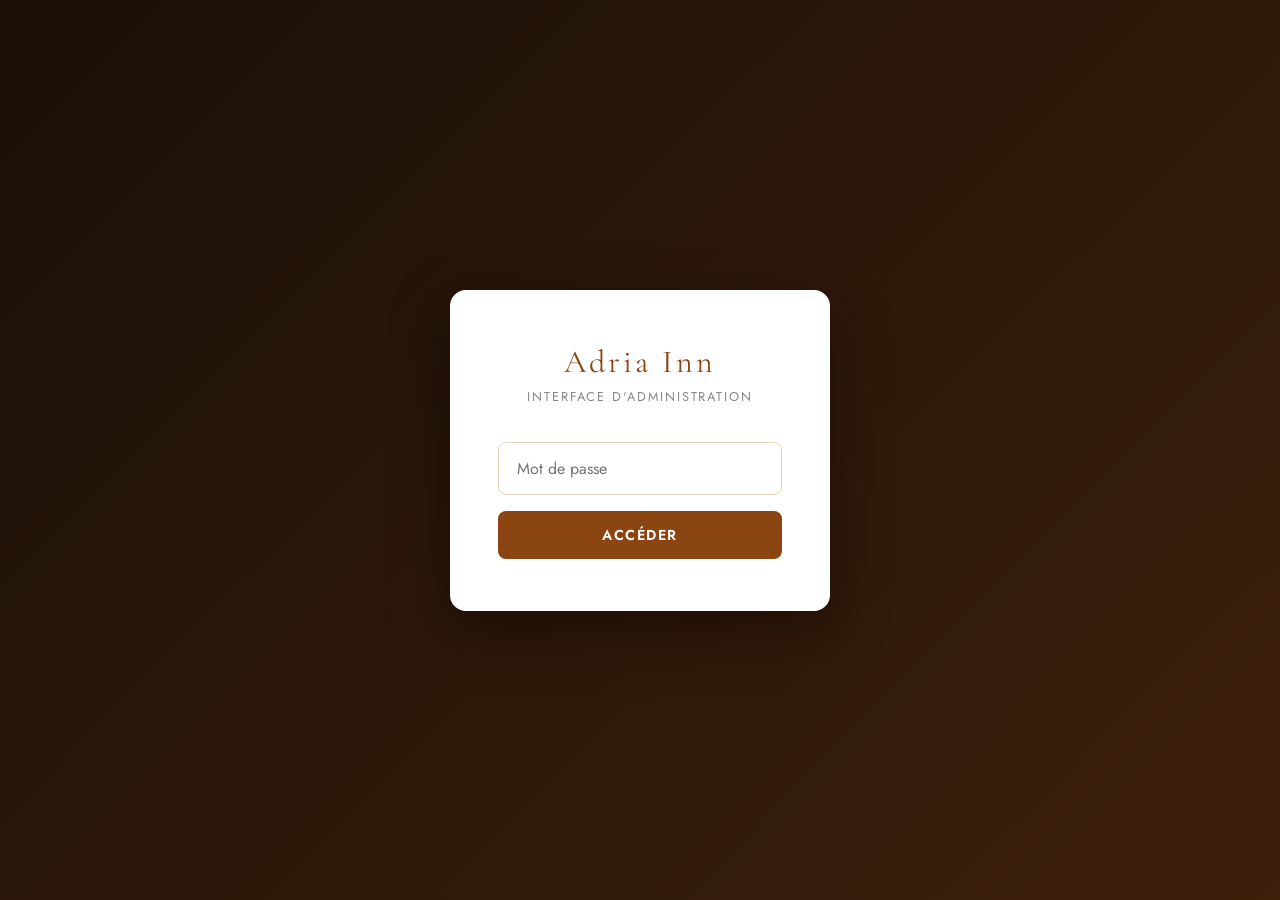
<file: admin-5.html>
<!DOCTYPE html>
<html lang="fr">
<head>
  <meta charset="UTF-8" />
  <meta name="viewport" content="width=device-width, initial-scale=1.0" />
  <title>Adria Inn — Interface d'administration</title>
  <link href="https://fonts.googleapis.com/css2?family=Cormorant+Garamond:ital,wght@0,400;0,600;1,400&family=Jost:wght@300;400;500;600&display=swap" rel="stylesheet" />
  <style>
    :root {
      --terra: #8B4513;
      --gold: #C9A84C;
      --cream: #F8F4EE;
      --dark: #1a1008;
      --sand: #E8D5B7;
      --white: #ffffff;
      --danger: #c0392b;
      --success: #27ae60;
      --shadow: 0 4px 24px rgba(139,69,19,0.10);
    }

    * { box-sizing: border-box; margin: 0; padding: 0; }

    body {
      font-family: 'Jost', sans-serif;
      background: var(--cream);
      color: var(--dark);
      min-height: 100vh;
    }

    /* ── LOGIN ── */
    #login-screen {
      display: flex;
      align-items: center;
      justify-content: center;
      min-height: 100vh;
      background: linear-gradient(135deg, var(--dark) 0%, #3d1f0a 100%);
    }
    .login-box {
      background: var(--white);
      border-radius: 16px;
      padding: 52px 48px;
      width: 380px;
      text-align: center;
      box-shadow: 0 20px 60px rgba(0,0,0,0.4);
    }
    .login-box .logo-txt {
      font-family: 'Cormorant Garamond', serif;
      font-size: 2rem;
      color: var(--terra);
      letter-spacing: 0.1em;
      margin-bottom: 6px;
    }
    .login-box .sub {
      font-size: 0.8rem;
      color: #888;
      letter-spacing: 0.15em;
      text-transform: uppercase;
      margin-bottom: 36px;
    }
    .login-box input[type="password"] {
      width: 100%;
      padding: 14px 18px;
      border: 1.5px solid var(--sand);
      border-radius: 8px;
      font-size: 1rem;
      font-family: 'Jost', sans-serif;
      outline: none;
      transition: border-color 0.2s;
      margin-bottom: 16px;
    }
    .login-box input[type="password"]:focus { border-color: var(--terra); }
    .login-box .btn-login {
      width: 100%;
      padding: 14px;
      background: var(--terra);
      color: #fff;
      border: none;
      border-radius: 8px;
      font-family: 'Jost', sans-serif;
      font-size: 0.9rem;
      font-weight: 600;
      letter-spacing: 0.1em;
      text-transform: uppercase;
      cursor: pointer;
      transition: background 0.2s;
    }
    .login-box .btn-login:hover { background: #6b3410; }
    .login-box .err {
      color: var(--danger);
      font-size: 0.85rem;
      margin-top: 12px;
      display: none;
    }

    /* ── ADMIN PANEL ── */
    #admin-panel { display: none; }

    .topbar {
      background: var(--dark);
      color: #fff;
      padding: 18px 40px;
      display: flex;
      align-items: center;
      justify-content: space-between;
    }
    .topbar .brand {
      font-family: 'Cormorant Garamond', serif;
      font-size: 1.4rem;
      letter-spacing: 0.1em;
      color: var(--gold);
    }
    .topbar .badge {
      font-size: 0.75rem;
      color: #aaa;
      letter-spacing: 0.1em;
      text-transform: uppercase;
    }
    .btn-logout {
      background: none;
      border: 1px solid #555;
      color: #aaa;
      padding: 8px 18px;
      border-radius: 6px;
      cursor: pointer;
      font-family: 'Jost', sans-serif;
      font-size: 0.8rem;
      transition: all 0.2s;
    }
    .btn-logout:hover { border-color: #aaa; color: #fff; }

    .main { max-width: 1100px; margin: 0 auto; padding: 40px 24px 80px; }

    /* ── SECTION TITLE ── */
    .section-title {
      font-family: 'Cormorant Garamond', serif;
      font-size: 1.6rem;
      color: var(--terra);
      border-bottom: 2px solid var(--sand);
      padding-bottom: 10px;
      margin-bottom: 28px;
      display: flex;
      align-items: center;
      gap: 12px;
    }
    .section-title .icon { font-size: 1.3rem; }

    /* ── TARIFS TABLE ── */
    .tarifs-table {
      width: 100%;
      border-collapse: collapse;
      background: #fff;
      border-radius: 12px;
      overflow: hidden;
      box-shadow: var(--shadow);
      margin-bottom: 48px;
    }
    .tarifs-table thead {
      background: var(--dark);
      color: var(--gold);
    }
    .tarifs-table thead th {
      padding: 16px 20px;
      font-size: 0.75rem;
      letter-spacing: 0.12em;
      text-transform: uppercase;
      font-weight: 500;
      text-align: left;
    }
    .tarifs-table tbody tr {
      border-bottom: 1px solid #f0e8dc;
      transition: background 0.15s;
    }
    .tarifs-table tbody tr:last-child { border-bottom: none; }
    .tarifs-table tbody tr:hover { background: #fdf8f3; }
    .tarifs-table td {
      padding: 18px 20px;
      font-size: 0.95rem;
      vertical-align: middle;
    }
    .tarifs-table .chambre-name {
      font-weight: 500;
      color: var(--dark);
    }
    .tarifs-table .prix-display {
      font-size: 1.2rem;
      font-weight: 600;
      color: var(--terra);
      font-family: 'Cormorant Garamond', serif;
    }
    .prix-input {
      width: 100px;
      padding: 8px 12px;
      border: 1.5px solid var(--sand);
      border-radius: 6px;
      font-size: 1rem;
      font-family: 'Jost', sans-serif;
      outline: none;
      transition: border-color 0.2s;
      display: none;
    }
    .prix-input:focus { border-color: var(--terra); }
    .btn-edit {
      padding: 7px 16px;
      border-radius: 6px;
      border: 1.5px solid var(--terra);
      background: none;
      color: var(--terra);
      font-family: 'Jost', sans-serif;
      font-size: 0.8rem;
      font-weight: 500;
      cursor: pointer;
      transition: all 0.2s;
    }
    .btn-edit:hover { background: var(--terra); color: #fff; }
    .btn-save {
      padding: 7px 16px;
      border-radius: 6px;
      border: none;
      background: var(--success);
      color: #fff;
      font-family: 'Jost', sans-serif;
      font-size: 0.8rem;
      font-weight: 500;
      cursor: pointer;
      display: none;
      margin-right: 8px;
    }
    .btn-cancel {
      padding: 7px 16px;
      border-radius: 6px;
      border: 1.5px solid #ccc;
      background: none;
      color: #888;
      font-family: 'Jost', sans-serif;
      font-size: 0.8rem;
      cursor: pointer;
      display: none;
    }

    /* ── PHOTOS GRID ── */
    .photos-section { margin-bottom: 48px; }
    .chambre-block {
      background: #fff;
      border-radius: 14px;
      overflow: hidden;
      box-shadow: var(--shadow);
      margin-bottom: 28px;
    }
    .chambre-header {
      background: var(--dark);
      color: var(--gold);
      padding: 16px 24px;
      display: flex;
      align-items: center;
      justify-content: space-between;
    }
    .chambre-header h3 {
      font-family: 'Cormorant Garamond', serif;
      font-size: 1.2rem;
      letter-spacing: 0.06em;
    }
    .chambre-header .tag {
      font-size: 0.72rem;
      letter-spacing: 0.1em;
      text-transform: uppercase;
      color: #888;
    }
    .chambre-body { padding: 24px; }

    .photos-label {
      font-size: 0.72rem;
      letter-spacing: 0.12em;
      text-transform: uppercase;
      color: #999;
      margin-bottom: 14px;
      font-weight: 600;
    }

    /* Photo principale */
    .main-photo-zone {
      display: flex;
      gap: 20px;
      align-items: flex-start;
      margin-bottom: 24px;
      padding-bottom: 24px;
      border-bottom: 1px solid #f0e8dc;
    }
    .main-photo-frame {
      width: 200px;
      height: 140px;
      border-radius: 8px;
      overflow: hidden;
      flex-shrink: 0;
      border: 2.5px solid var(--gold);
      position: relative;
    }
    .main-photo-frame img {
      width: 100%;
      height: 100%;
      object-fit: cover;
    }
    .main-photo-frame .badge-main {
      position: absolute;
      top: 6px;
      left: 6px;
      background: var(--gold);
      color: #fff;
      font-size: 0.65rem;
      font-weight: 600;
      letter-spacing: 0.08em;
      text-transform: uppercase;
      padding: 3px 8px;
      border-radius: 4px;
    }
    .main-photo-info { flex: 1; }
    .main-photo-info .filename {
      font-size: 0.85rem;
      color: #666;
      font-family: monospace;
      background: #f5f5f5;
      padding: 6px 10px;
      border-radius: 4px;
      margin-bottom: 12px;
    }
    .main-photo-info .actions { display: flex; gap: 8px; flex-wrap: wrap; }

    /* Autres photos */
    .other-photos-grid {
      display: grid;
      grid-template-columns: repeat(auto-fill, minmax(130px, 1fr));
      gap: 14px;
    }
    .photo-thumb {
      border-radius: 8px;
      overflow: hidden;
      border: 2px solid #eee;
      position: relative;
      cursor: pointer;
      transition: border-color 0.2s, transform 0.2s;
    }
    .photo-thumb:hover { border-color: var(--terra); transform: translateY(-2px); }
    .photo-thumb.is-main { border-color: var(--gold); }
    .photo-thumb img {
      width: 100%;
      height: 90px;
      object-fit: cover;
      display: block;
    }
    .photo-thumb .thumb-name {
      font-size: 0.68rem;
      color: #777;
      padding: 5px 7px;
      background: #fafafa;
      white-space: nowrap;
      overflow: hidden;
      text-overflow: ellipsis;
    }
    .photo-thumb .thumb-actions {
      position: absolute;
      top: 4px;
      right: 4px;
      display: flex;
      gap: 3px;
      opacity: 0;
      transition: opacity 0.2s;
    }
    .photo-thumb:hover .thumb-actions { opacity: 1; }
    .btn-set-main {
      background: var(--gold);
      color: #fff;
      border: none;
      border-radius: 3px;
      font-size: 0.65rem;
      padding: 3px 6px;
      cursor: pointer;
      font-weight: 600;
    }

    /* Bouton ajouter photo */
    .btn-add-photo {
      display: flex;
      align-items: center;
      justify-content: center;
      gap: 8px;
      padding: 10px 20px;
      border: 1.5px dashed var(--sand);
      border-radius: 8px;
      background: none;
      color: #aaa;
      font-family: 'Jost', sans-serif;
      font-size: 0.85rem;
      cursor: pointer;
      transition: all 0.2s;
      margin-top: 14px;
      width: 100%;
    }
    .btn-add-photo:hover { border-color: var(--terra); color: var(--terra); }

    /* ── JSON EXPORT ── */
    .export-section {
      background: #fff;
      border-radius: 14px;
      padding: 28px;
      box-shadow: var(--shadow);
    }
    .export-section p {
      font-size: 0.9rem;
      color: #666;
      margin-bottom: 16px;
      line-height: 1.6;
    }
    .json-output {
      background: #1a1a2e;
      color: #a8e6cf;
      font-family: monospace;
      font-size: 0.82rem;
      padding: 20px;
      border-radius: 8px;
      white-space: pre;
      overflow-x: auto;
      margin-bottom: 16px;
      display: none;
      line-height: 1.6;
    }
    .btn-generate {
      padding: 14px 32px;
      background: var(--terra);
      color: #fff;
      border: none;
      border-radius: 8px;
      font-family: 'Jost', sans-serif;
      font-size: 0.9rem;
      font-weight: 600;
      letter-spacing: 0.08em;
      text-transform: uppercase;
      cursor: pointer;
      transition: background 0.2s;
      margin-right: 12px;
    }
    .btn-generate:hover { background: #6b3410; }
    .btn-copy {
      padding: 14px 28px;
      background: none;
      border: 1.5px solid var(--terra);
      color: var(--terra);
      border-radius: 8px;
      font-family: 'Jost', sans-serif;
      font-size: 0.9rem;
      font-weight: 500;
      cursor: pointer;
      transition: all 0.2s;
      display: none;
    }
    .btn-copy:hover { background: var(--terra); color: #fff; }
    .copy-ok {
      display: inline-block;
      color: var(--success);
      font-size: 0.85rem;
      margin-left: 12px;
      display: none;
    }

    /* ── NOTICE ── */
    .notice {
      background: #fff8eb;
      border: 1px solid #f0d090;
      border-radius: 8px;
      padding: 14px 18px;
      font-size: 0.85rem;
      color: #7a5c10;
      margin-top: 16px;
      line-height: 1.6;
    }

    .sep { height: 40px; }
  </style>
</head>
<body>

<!-- ========== LOGIN ========== -->
<div id="login-screen">
  <div class="login-box">
    <div class="logo-txt">Adria Inn</div>
    <div class="sub">Interface d'administration</div>
    <input type="password" id="pwd-input" placeholder="Mot de passe" />
    <button class="btn-login" onclick="checkLogin()">Accéder</button>
    <div class="err" id="login-err">Mot de passe incorrect</div>
  </div>
</div>

<!-- ========== ADMIN PANEL ========== -->
<div id="admin-panel">

  <div class="topbar">
    <div>
      <div class="brand">Adria Inn</div>
      <div class="badge">Interface d'administration</div>
    </div>
    <button class="btn-logout" onclick="logout()">Déconnexion</button>
  </div>

  <div class="main">

    <!-- TARIFS -->
    <div class="section-title"><span class="icon">💶</span> Tarifs des chambres</div>
    <table class="tarifs-table">
      <thead>
        <tr>
          <th>Catégorie de chambre</th>
          <th>Surface</th>
          <th>Tarif / nuit</th>
          <th>Actions</th>
        </tr>
      </thead>
      <tbody id="tarifs-body"></tbody>
    </table>

    <!-- PHOTOS -->
    <div class="section-title"><span class="icon">🖼</span> Photos des chambres</div>
    <div class="photos-section" id="photos-section"></div>


    <!-- AVIS CLIENTS -->
    <div class="section-title"><span class="icon">⭐</span> Avis clients</div>
    <div id="reviews-section" style="margin-bottom:48px">
      <div style="display:flex;justify-content:flex-end;margin-bottom:16px">
        <button class="btn-generate" onclick="addReview()" style="padding:10px 22px;font-size:0.82rem">＋ Ajouter un avis</button>
      </div>
      <div id="reviews-list"></div>
    </div>

    <!-- EXPORT JSON -->
    <div class="section-title"><span class="icon">💾</span> Sauvegarder les modifications</div>
    <div class="export-section">
      <p>Cliquez sur <strong>Générer le fichier JSON</strong> pour créer le fichier de configuration à jour. Copiez ensuite le texte obtenu et remplacez le contenu du fichier <code>config.json</code> sur GitHub.</p>
      <button class="btn-generate" onclick="generateJSON()">Générer le fichier JSON</button>
      <button class="btn-copy" id="btn-copy" onclick="copyJSON()">Copier</button>
      <span class="copy-ok" id="copy-ok">✓ Copié !</span>
      <div class="json-output" id="json-output"></div>
      <div class="notice">
        ⚠️ Après avoir mis à jour <code>config.json</code> sur GitHub, patientez 1 à 2 minutes puis actualisez le site Adria Inn — les modifications apparaîtront automatiquement.
      </div>
    </div>

  </div>
</div>

<script>
  // ── Mot de passe ──
  const PASSWORD = 'adria2024';

  // ── Données ──
  const chambres = [
    { id: 'double',        nom: 'Chambre Double Supérieure', surface: '13 m²', prix: 70,
      mainPhoto: 'images/chambres/double-01.png',
      photos: [
        'images/chambres/double-01.png',
        'images/chambres/double-02.png',
        'images/chambres/double-03.png',
        'images/chambres/double-sdb1.png',
        'images/chambres/double-sdb2.png',
        'images/chambres/double-entree.png',
      ]
    },
    { id: 'triple_deluxe', nom: 'Chambre Triple Deluxe',     surface: '23 m²', prix: 85,
      mainPhoto: 'images/chambres/triple-deluxe-02.png',
      photos: [
        'images/chambres/triple-deluxe-02.png',
        'images/chambres/triple-deluxe-03.png',
        'images/chambres/triple-deluxe-04.png',
        'images/chambres/triple-deluxe-05.png',
        'images/chambres/triple-deluxe-07.png',
        'images/chambres/triple-deluxe-sdb1.png',
        'images/chambres/triple-deluxe-sdb2.png',
      ]
    },
    { id: 'triple_balcon', nom: 'Chambre Triple avec Balcon', surface: '25 m²', prix: 90,
      mainPhoto: 'images/chambres/balcon-01.png',
      photos: [
        'images/chambres/balcon-01.png',
        'images/chambres/balcon-02.png',
        'images/chambres/balcon-03.png',
        'images/chambres/balcon-04.png',
        'images/chambres/balcon-terrasse.png',
        'images/chambres/balcon-sdb.png',
      ]
    },
    { id: 'familiale',     nom: 'Chambre Quadruple Familiale', surface: '30 m²', prix: 95,
      mainPhoto: 'images/chambres/familiale-01.png',
      photos: [
        'images/chambres/familiale-01.png',
        'images/chambres/familiale-02.png',
        'images/chambres/familiale-04.png',
        'images/chambres/familiale-05.png',
        'images/chambres/familiale-sdb.png',
      ]
    },
  ];


  // ── Avis clients ──
  const reviews = [
    { author: "Begimai", stars: 5, text: "« La chambre était d’une propreté impeccable, le personnel accueillant et serviable, et l’emplacement calme et paisible. Je choisirais sans hésiter cet hôtel à nouveau. »", stay: "2 nuits · Avril 2026" },
    { author: "Buket",   stars: 5, text: "« Idéalement situé, tout près de l’entrée de Kaleiçi. Il a dépassé mes attentes : très propre, chambre spacieuse, charmant jardin. Si je devais y retourner, je choisirais à nouveau cet hôtel. »", stay: "1 nuit · Avril 2026" },
    { author: "Mert",    stars: 5, text: "« Un établissement exceptionnel qui saura vous satisfaire à tous égards. »", stay: "5 nuits · Mai 2026" },
    { author: "Leyla",   stars: 5, text: "« Belle architecture, chambres propres, personnel extrêmement poli et serviable. La salle de bain est d’une propreté impeccable. L’eau chaude est disponible à volonté. »", stay: "1 nuit · Décembre 2025" },
    { author: "Ismail",  stars: 5, text: "« Emplacement magnifique, niché au cœur de demeures historiques. Chambres très propres et spacieuses. Personnel très poli et attentionné. Je le recommande vivement. »", stay: "1 nuit · Octobre 2025" },
    { author: "Izzet",   stars: 4, text: "« Les chambres sont propres et l’hôtel est très bien situé. »", stay: "4 nuits · Août 2025" },
  ];

  function buildReviews() {
    const list = document.getElementById('reviews-list');
    list.innerHTML = '';
    if (reviews.length === 0) {
      list.innerHTML = '<p style="color:#aaa;text-align:center;padding:24px">Aucun avis pour le moment.</p>';
      return;
    }
    reviews.forEach((rev, i) => {
      const card = document.createElement('div');
      card.style.cssText = 'background:#fff;border-radius:12px;padding:20px 24px;margin-bottom:14px;box-shadow:0 2px 12px rgba(139,69,19,0.08);display:flex;gap:20px;align-items:flex-start';
      const stars = '★'.repeat(rev.stars) + '☆'.repeat(5 - rev.stars);
      card.innerHTML = `
        <div style="flex:1">
          <div style="display:flex;align-items:center;gap:12px;margin-bottom:8px">
            <strong style="font-size:1rem;color:#1a1008">${rev.author}</strong>
            <span style="color:#C9A84C;font-size:1.1rem">${stars}</span>
            <span style="color:#aaa;font-size:0.8rem">${rev.stay}</span>
          </div>
          <p id="rev-text-${i}" style="color:#444;font-size:0.9rem;line-height:1.6">${rev.text}</p>
          <div id="rev-edit-${i}" style="display:none;margin-top:10px">
            <div style="display:grid;grid-template-columns:1fr 1fr;gap:10px;margin-bottom:8px">
              <div>
                <label style="font-size:0.75rem;color:#999;display:block;margin-bottom:4px">Auteur</label>
                <input id="edit-author-${i}" value="${rev.author}" style="width:100%;padding:8px 10px;border:1.5px solid #e8d5b7;border-radius:6px;font-family:Jost,sans-serif" />
              </div>
              <div>
                <label style="font-size:0.75rem;color:#999;display:block;margin-bottom:4px">Séjour</label>
                <input id="edit-stay-${i}" value="${rev.stay}" style="width:100%;padding:8px 10px;border:1.5px solid #e8d5b7;border-radius:6px;font-family:Jost,sans-serif" />
              </div>
            </div>
            <div style="margin-bottom:8px">
              <label style="font-size:0.75rem;color:#999;display:block;margin-bottom:4px">Note (étoiles)</label>
              <select id="edit-stars-${i}" style="padding:8px 10px;border:1.5px solid #e8d5b7;border-radius:6px;font-family:Jost,sans-serif">
                ${[5,4,3,2,1].map(n => `<option value="${n}" ${n===rev.stars?'selected':''}>${'★'.repeat(n)}</option>`).join('')}
              </select>
            </div>
            <div>
              <label style="font-size:0.75rem;color:#999;display:block;margin-bottom:4px">Texte de l'avis</label>
              <textarea id="edit-text-${i}" rows="3" style="width:100%;padding:8px 10px;border:1.5px solid #e8d5b7;border-radius:6px;font-family:Jost,sans-serif;resize:vertical">${rev.text}</textarea>
            </div>
          </div>
        </div>
        <div style="display:flex;flex-direction:column;gap:6px;flex-shrink:0">
          <button class="btn-edit" id="btn-rev-edit-${i}" onclick="editReview(${i})">Modifier</button>
          <button class="btn-save" id="btn-rev-save-${i}" onclick="saveReview(${i})" style="display:none">Enregistrer</button>
          <button class="btn-cancel" id="btn-rev-cancel-${i}" onclick="cancelReview(${i})" style="display:none">Annuler</button>
          <button onclick="deleteReview(${i})" style="padding:7px 16px;border-radius:6px;border:1.5px solid #e74c3c;background:none;color:#e74c3c;font-family:Jost,sans-serif;font-size:0.8rem;cursor:pointer" onmouseover="this.style.background='#e74c3c';this.style.color='#fff'" onmouseout="this.style.background='none';this.style.color='#e74c3c'">Supprimer</button>
          <button onclick="moveReview(${i},-1)" title="Monter" style="padding:5px 12px;border-radius:6px;border:1.5px solid #ccc;background:none;color:#888;cursor:pointer;font-size:0.9rem">↑</button>
          <button onclick="moveReview(${i},1)" title="Descendre" style="padding:5px 12px;border-radius:6px;border:1.5px solid #ccc;background:none;color:#888;cursor:pointer;font-size:0.9rem">↓</button>
        </div>
      `;
      list.appendChild(card);
    });
  }

  function editReview(i) {
    document.getElementById('rev-text-' + i).style.display = 'none';
    document.getElementById('rev-edit-' + i).style.display = 'block';
    document.getElementById('btn-rev-edit-' + i).style.display = 'none';
    document.getElementById('btn-rev-save-' + i).style.display = 'inline-block';
    document.getElementById('btn-rev-cancel-' + i).style.display = 'inline-block';
  }

  function saveReview(i) {
    reviews[i].author = document.getElementById('edit-author-' + i).value.trim();
    reviews[i].stay   = document.getElementById('edit-stay-'   + i).value.trim();
    reviews[i].stars  = parseInt(document.getElementById('edit-stars-' + i).value);
    reviews[i].text   = document.getElementById('edit-text-'  + i).value.trim();
    buildReviews();
  }

  function cancelReview(i) {
    document.getElementById('rev-text-' + i).style.display = 'block';
    document.getElementById('rev-edit-' + i).style.display = 'none';
    document.getElementById('btn-rev-edit-' + i).style.display = 'inline-block';
    document.getElementById('btn-rev-save-' + i).style.display = 'none';
    document.getElementById('btn-rev-cancel-' + i).style.display = 'none';
  }

  function deleteReview(i) {
    if (!confirm('Supprimer cet avis ?')) return;
    reviews.splice(i, 1);
    buildReviews();
  }

  function addReview() {
    reviews.unshift({ author: "Nouveau client", stars: 5, text: "Texte de l'avis...", stay: "1 nuit · Juin 2026" });
    buildReviews();
    editReview(0);
  }

  function moveReview(i, dir) {
    const j = i + dir;
    if (j < 0 || j >= reviews.length) return;
    [reviews[i], reviews[j]] = [reviews[j], reviews[i]];
    buildReviews();
  }


  // ── Login ──
  function checkLogin() {
    const val = document.getElementById('pwd-input').value;
    if (val !== PASSWORD) {
      document.getElementById('login-err').style.display = 'block';
      return;
    }
    document.getElementById('login-screen').style.display = 'none';
    document.getElementById('admin-panel').style.display = 'block';
    // Load config.json to get current prices, photos and reviews
    fetch('config.json?t=' + Date.now())
      .then(function(r) { return r.json(); })
      .then(function(cfg) {
        // Apply saved prices
        if (cfg.prix) {
          chambres.forEach(function(ch) {
            if (cfg.prix[ch.id] !== undefined) ch.prix = cfg.prix[ch.id];
          });
        }
        // Apply saved photos
        if (cfg.photos) {
          chambres.forEach(function(ch) {
            if (cfg.photos[ch.id]) ch.mainPhoto = cfg.photos[ch.id];
          });
        }
        // Apply saved reviews
        if (cfg.reviews && cfg.reviews.length > 0) {
          reviews.length = 0;
          cfg.reviews.forEach(function(r) { reviews.push(r); });
        }
      })
      .catch(function() {})
      .finally(function() {
        buildTarifs();
        buildPhotos();
        buildReviews();
      });
  }
  document.getElementById('pwd-input').addEventListener('keydown', e => {
    if (e.key === 'Enter') checkLogin();
  });
  function logout() {
    document.getElementById('login-screen').style.display = 'flex';
    document.getElementById('admin-panel').style.display = 'none';
    document.getElementById('pwd-input').value = '';
  }

  // ── Tarifs ──
  function buildTarifs() {
    const tbody = document.getElementById('tarifs-body');
    tbody.innerHTML = '';
    chambres.forEach((ch, i) => {
      const tr = document.createElement('tr');
      tr.innerHTML = `
        <td class="chambre-name">${ch.nom}</td>
        <td style="color:#888">${ch.surface}</td>
        <td>
          <span class="prix-display" id="prix-display-${i}">${ch.prix}€</span>
          <input class="prix-input" id="prix-input-${i}" type="number" value="${ch.prix}" min="1" max="9999" />
        </td>
        <td>
          <button class="btn-edit" id="btn-edit-${i}" onclick="editPrix(${i})">Modifier</button>
          <button class="btn-save" id="btn-save-${i}" onclick="savePrix(${i})">Enregistrer</button>
          <button class="btn-cancel" id="btn-cancel-${i}" onclick="cancelPrix(${i})">Annuler</button>
        </td>
      `;
      tbody.appendChild(tr);
    });
  }

  function editPrix(i) {
    document.getElementById('prix-display-' + i).style.display = 'none';
    document.getElementById('prix-input-' + i).style.display = 'inline-block';
    document.getElementById('btn-edit-' + i).style.display = 'none';
    document.getElementById('btn-save-' + i).style.display = 'inline-block';
    document.getElementById('btn-cancel-' + i).style.display = 'inline-block';
    document.getElementById('prix-input-' + i).focus();
  }

  function savePrix(i) {
    const val = parseInt(document.getElementById('prix-input-' + i).value);
    if (isNaN(val) || val < 1) { alert('Prix invalide'); return; }
    chambres[i].prix = val;
    document.getElementById('prix-display-' + i).textContent = val + '€';
    cancelPrix(i);
  }

  function cancelPrix(i) {
    document.getElementById('prix-display-' + i).style.display = 'inline';
    document.getElementById('prix-input-' + i).style.display = 'none';
    document.getElementById('btn-edit-' + i).style.display = 'inline-block';
    document.getElementById('btn-save-' + i).style.display = 'none';
    document.getElementById('btn-cancel-' + i).style.display = 'none';
  }

  // ── Photos ──
  function buildPhotos() {
    const section = document.getElementById('photos-section');
    section.innerHTML = '';
    chambres.forEach((ch, ci) => {
      const block = document.createElement('div');
      block.className = 'chambre-block';
      block.innerHTML = `
        <div class="chambre-header">
          <h3>${ch.nom}</h3>
          <span class="tag">${ch.surface} · ${ch.photos.length} photo${ch.photos.length > 1 ? 's' : ''}</span>
        </div>
        <div class="chambre-body">
          <!-- Photo principale -->
          <div class="photos-label">📌 Photo principale (affichée en premier)</div>
          <div class="main-photo-zone" id="main-zone-${ci}">
            <div class="main-photo-frame">
              <img src="${ch.mainPhoto}" alt="Photo principale" id="main-img-${ci}" />
              <span class="badge-main">Principal</span>
            </div>
            <div class="main-photo-info">
              <div class="filename" id="main-filename-${ci}">${ch.mainPhoto.split('/').pop()}</div>
              <div class="actions">
                <button class="btn-edit" onclick="document.getElementById('upload-${ci}').click()">
                  ＋ Uploader une nouvelle photo
                </button>
              </div>
              <input type="file" id="upload-${ci}" accept="image/*" style="display:none" onchange="handleUpload(${ci}, event)" />
            </div>
          </div>
          <!-- Autres photos -->
          <div class="photos-label">📷 Toutes les photos de la chambre — cliquez sur ⭐ pour définir la photo principale</div>
          <div class="other-photos-grid" id="grid-${ci}"></div>
        </div>
      `;
      section.appendChild(block);
      buildGrid(ci);
    });
  }

  function buildGrid(ci) {
    const ch = chambres[ci];
    const grid = document.getElementById('grid-' + ci);
    grid.innerHTML = '';
    ch.photos.forEach((src, pi) => {
      const isMain = src === ch.mainPhoto;
      const thumb = document.createElement('div');
      thumb.className = 'photo-thumb' + (isMain ? ' is-main' : '');
      thumb.title = src.split('/').pop();
      const fname = src.split('/').pop();
      thumb.innerHTML = `
        <div class="thumb-actions">
          ${!isMain ? `<button class="btn-set-main" onclick="setMain(${ci}, ${pi})" title="Définir comme principale">⭐</button>` : ''}
        </div>
        <img src="${src}" alt="${fname}" onerror="this.src='data:image/svg+xml,<svg xmlns=\\'http://www.w3.org/2000/svg\\' width=\\'100\\' height=\\'90\\'><rect width=\\'100%\\' height=\\'100%\\' fill=\\'%23f0e8dc\\'/><text x=\\'50%\\' y=\\'50%\\' text-anchor=\\'middle\\' dy=\\'.3em\\' fill=\\'%23999\\' font-size=\\'11\\'>Photo</text></svg>'" />
        <div class="thumb-name">${fname}</div>
      `;
      grid.appendChild(thumb);
    });
  }

  function setMain(ci, pi) {
    chambres[ci].mainPhoto = chambres[ci].photos[pi];
    document.getElementById('main-img-' + ci).src = chambres[ci].mainPhoto;
    document.getElementById('main-filename-' + ci).textContent = chambres[ci].mainPhoto.split('/').pop();
    buildGrid(ci);
  }

  function handleUpload(ci, event) {
    const file = event.target.files[0];
    if (!file) return;
    const fakeURL = 'images/chambres/' + file.name;
    chambres[ci].photos.push(fakeURL);
    alert('Photo "' + file.name + '" ajoutée à la liste.\nN\'oubliez pas d\'uploader également ce fichier dans le dossier images/chambres/ sur GitHub.');
    buildGrid(ci);
  }

  // ── JSON Export ──
  function generateJSON() {
    const config = {
      prix: {},
      photos: {},
      reviews: reviews.map(r => ({ author: r.author, stars: r.stars, text: r.text, stay: r.stay }))
    };
    chambres.forEach(ch => {
      config.prix[ch.id] = ch.prix;
      config.photos[ch.id] = ch.mainPhoto;
    });
    const json = JSON.stringify(config, null, 2);
    const el = document.getElementById('json-output');
    el.textContent = json;
    el.style.display = 'block';
    document.getElementById('btn-copy').style.display = 'inline-block';
  }

  function copyJSON() {
    const text = document.getElementById('json-output').textContent;
    navigator.clipboard.writeText(text).then(() => {
      const ok = document.getElementById('copy-ok');
      ok.style.display = 'inline';
      setTimeout(() => ok.style.display = 'none', 2500);
    });
  }
</script>
</body>
</html>
</file>
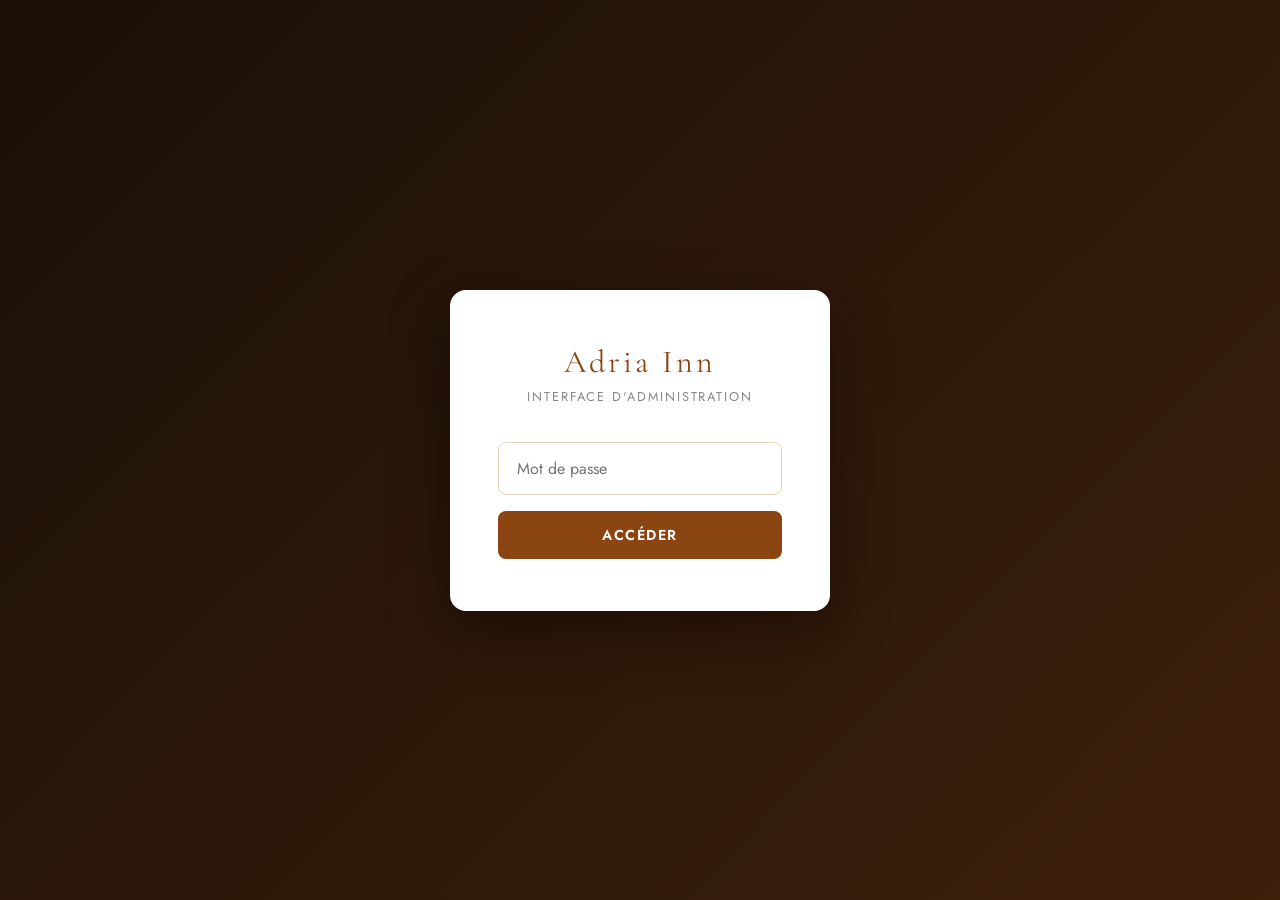
<file: admin2.html>
<!DOCTYPE html>
<html lang="fr">
<head>
  <meta charset="UTF-8" />
  <meta name="viewport" content="width=device-width, initial-scale=1.0" />
  <title>Adria Inn — Interface d'administration</title>
  <link href="https://fonts.googleapis.com/css2?family=Cormorant+Garamond:ital,wght@0,400;0,600;1,400&family=Jost:wght@300;400;500;600&display=swap" rel="stylesheet" />
  <style>
    :root {
      --terra: #8B4513;
      --gold: #C9A84C;
      --cream: #F8F4EE;
      --dark: #1a1008;
      --sand: #E8D5B7;
      --white: #ffffff;
      --danger: #c0392b;
      --success: #27ae60;
      --shadow: 0 4px 24px rgba(139,69,19,0.10);
    }

    * { box-sizing: border-box; margin: 0; padding: 0; }

    body {
      font-family: 'Jost', sans-serif;
      background: var(--cream);
      color: var(--dark);
      min-height: 100vh;
    }

    /* ── LOGIN ── */
    #login-screen {
      display: flex;
      align-items: center;
      justify-content: center;
      min-height: 100vh;
      background: linear-gradient(135deg, var(--dark) 0%, #3d1f0a 100%);
    }
    .login-box {
      background: var(--white);
      border-radius: 16px;
      padding: 52px 48px;
      width: 380px;
      text-align: center;
      box-shadow: 0 20px 60px rgba(0,0,0,0.4);
    }
    .login-box .logo-txt {
      font-family: 'Cormorant Garamond', serif;
      font-size: 2rem;
      color: var(--terra);
      letter-spacing: 0.1em;
      margin-bottom: 6px;
    }
    .login-box .sub {
      font-size: 0.8rem;
      color: #888;
      letter-spacing: 0.15em;
      text-transform: uppercase;
      margin-bottom: 36px;
    }
    .login-box input[type="password"] {
      width: 100%;
      padding: 14px 18px;
      border: 1.5px solid var(--sand);
      border-radius: 8px;
      font-size: 1rem;
      font-family: 'Jost', sans-serif;
      outline: none;
      transition: border-color 0.2s;
      margin-bottom: 16px;
    }
    .login-box input[type="password"]:focus { border-color: var(--terra); }
    .login-box .btn-login {
      width: 100%;
      padding: 14px;
      background: var(--terra);
      color: #fff;
      border: none;
      border-radius: 8px;
      font-family: 'Jost', sans-serif;
      font-size: 0.9rem;
      font-weight: 600;
      letter-spacing: 0.1em;
      text-transform: uppercase;
      cursor: pointer;
      transition: background 0.2s;
    }
    .login-box .btn-login:hover { background: #6b3410; }
    .login-box .err {
      color: var(--danger);
      font-size: 0.85rem;
      margin-top: 12px;
      display: none;
    }

    /* ── ADMIN PANEL ── */
    #admin-panel { display: none; }

    .topbar {
      background: var(--dark);
      color: #fff;
      padding: 18px 40px;
      display: flex;
      align-items: center;
      justify-content: space-between;
    }
    .topbar .brand {
      font-family: 'Cormorant Garamond', serif;
      font-size: 1.4rem;
      letter-spacing: 0.1em;
      color: var(--gold);
    }
    .topbar .badge {
      font-size: 0.75rem;
      color: #aaa;
      letter-spacing: 0.1em;
      text-transform: uppercase;
    }
    .btn-logout {
      background: none;
      border: 1px solid #555;
      color: #aaa;
      padding: 8px 18px;
      border-radius: 6px;
      cursor: pointer;
      font-family: 'Jost', sans-serif;
      font-size: 0.8rem;
      transition: all 0.2s;
    }
    .btn-logout:hover { border-color: #aaa; color: #fff; }

    .main { max-width: 1100px; margin: 0 auto; padding: 40px 24px 80px; }

    /* ── SECTION TITLE ── */
    .section-title {
      font-family: 'Cormorant Garamond', serif;
      font-size: 1.6rem;
      color: var(--terra);
      border-bottom: 2px solid var(--sand);
      padding-bottom: 10px;
      margin-bottom: 28px;
      display: flex;
      align-items: center;
      gap: 12px;
    }
    .section-title .icon { font-size: 1.3rem; }

    /* ── TARIFS TABLE ── */
    .tarifs-table {
      width: 100%;
      border-collapse: collapse;
      background: #fff;
      border-radius: 12px;
      overflow: hidden;
      box-shadow: var(--shadow);
      margin-bottom: 48px;
    }
    .tarifs-table thead {
      background: var(--dark);
      color: var(--gold);
    }
    .tarifs-table thead th {
      padding: 16px 20px;
      font-size: 0.75rem;
      letter-spacing: 0.12em;
      text-transform: uppercase;
      font-weight: 500;
      text-align: left;
    }
    .tarifs-table tbody tr {
      border-bottom: 1px solid #f0e8dc;
      transition: background 0.15s;
    }
    .tarifs-table tbody tr:last-child { border-bottom: none; }
    .tarifs-table tbody tr:hover { background: #fdf8f3; }
    .tarifs-table td {
      padding: 18px 20px;
      font-size: 0.95rem;
      vertical-align: middle;
    }
    .tarifs-table .chambre-name {
      font-weight: 500;
      color: var(--dark);
    }
    .tarifs-table .prix-display {
      font-size: 1.2rem;
      font-weight: 600;
      color: var(--terra);
      font-family: 'Cormorant Garamond', serif;
    }
    .prix-input {
      width: 100px;
      padding: 8px 12px;
      border: 1.5px solid var(--sand);
      border-radius: 6px;
      font-size: 1rem;
      font-family: 'Jost', sans-serif;
      outline: none;
      transition: border-color 0.2s;
      display: none;
    }
    .prix-input:focus { border-color: var(--terra); }
    .btn-edit {
      padding: 7px 16px;
      border-radius: 6px;
      border: 1.5px solid var(--terra);
      background: none;
      color: var(--terra);
      font-family: 'Jost', sans-serif;
      font-size: 0.8rem;
      font-weight: 500;
      cursor: pointer;
      transition: all 0.2s;
    }
    .btn-edit:hover { background: var(--terra); color: #fff; }
    .btn-save {
      padding: 7px 16px;
      border-radius: 6px;
      border: none;
      background: var(--success);
      color: #fff;
      font-family: 'Jost', sans-serif;
      font-size: 0.8rem;
      font-weight: 500;
      cursor: pointer;
      display: none;
      margin-right: 8px;
    }
    .btn-cancel {
      padding: 7px 16px;
      border-radius: 6px;
      border: 1.5px solid #ccc;
      background: none;
      color: #888;
      font-family: 'Jost', sans-serif;
      font-size: 0.8rem;
      cursor: pointer;
      display: none;
    }

    /* ── PHOTOS GRID ── */
    .photos-section { margin-bottom: 48px; }
    .chambre-block {
      background: #fff;
      border-radius: 14px;
      overflow: hidden;
      box-shadow: var(--shadow);
      margin-bottom: 28px;
    }
    .chambre-header {
      background: var(--dark);
      color: var(--gold);
      padding: 16px 24px;
      display: flex;
      align-items: center;
      justify-content: space-between;
    }
    .chambre-header h3 {
      font-family: 'Cormorant Garamond', serif;
      font-size: 1.2rem;
      letter-spacing: 0.06em;
    }
    .chambre-header .tag {
      font-size: 0.72rem;
      letter-spacing: 0.1em;
      text-transform: uppercase;
      color: #888;
    }
    .chambre-body { padding: 24px; }

    .photos-label {
      font-size: 0.72rem;
      letter-spacing: 0.12em;
      text-transform: uppercase;
      color: #999;
      margin-bottom: 14px;
      font-weight: 600;
    }

    /* Photo principale */
    .main-photo-zone {
      display: flex;
      gap: 20px;
      align-items: flex-start;
      margin-bottom: 24px;
      padding-bottom: 24px;
      border-bottom: 1px solid #f0e8dc;
    }
    .main-photo-frame {
      width: 200px;
      height: 140px;
      border-radius: 8px;
      overflow: hidden;
      flex-shrink: 0;
      border: 2.5px solid var(--gold);
      position: relative;
    }
    .main-photo-frame img {
      width: 100%;
      height: 100%;
      object-fit: cover;
    }
    .main-photo-frame .badge-main {
      position: absolute;
      top: 6px;
      left: 6px;
      background: var(--gold);
      color: #fff;
      font-size: 0.65rem;
      font-weight: 600;
      letter-spacing: 0.08em;
      text-transform: uppercase;
      padding: 3px 8px;
      border-radius: 4px;
    }
    .main-photo-info { flex: 1; }
    .main-photo-info .filename {
      font-size: 0.85rem;
      color: #666;
      font-family: monospace;
      background: #f5f5f5;
      padding: 6px 10px;
      border-radius: 4px;
      margin-bottom: 12px;
    }
    .main-photo-info .actions { display: flex; gap: 8px; flex-wrap: wrap; }

    /* Autres photos */
    .other-photos-grid {
      display: grid;
      grid-template-columns: repeat(auto-fill, minmax(130px, 1fr));
      gap: 14px;
    }
    .photo-thumb {
      border-radius: 8px;
      overflow: hidden;
      border: 2px solid #eee;
      position: relative;
      cursor: pointer;
      transition: border-color 0.2s, transform 0.2s;
    }
    .photo-thumb:hover { border-color: var(--terra); transform: translateY(-2px); }
    .photo-thumb.is-main { border-color: var(--gold); }
    .photo-thumb img {
      width: 100%;
      height: 90px;
      object-fit: cover;
      display: block;
    }
    .photo-thumb .thumb-name {
      font-size: 0.68rem;
      color: #777;
      padding: 5px 7px;
      background: #fafafa;
      white-space: nowrap;
      overflow: hidden;
      text-overflow: ellipsis;
    }
    .photo-thumb .thumb-actions {
      position: absolute;
      top: 4px;
      right: 4px;
      display: flex;
      gap: 3px;
      opacity: 0;
      transition: opacity 0.2s;
    }
    .photo-thumb:hover .thumb-actions { opacity: 1; }
    .btn-set-main {
      background: var(--gold);
      color: #fff;
      border: none;
      border-radius: 3px;
      font-size: 0.65rem;
      padding: 3px 6px;
      cursor: pointer;
      font-weight: 600;
    }

    /* Bouton ajouter photo */
    .btn-add-photo {
      display: flex;
      align-items: center;
      justify-content: center;
      gap: 8px;
      padding: 10px 20px;
      border: 1.5px dashed var(--sand);
      border-radius: 8px;
      background: none;
      color: #aaa;
      font-family: 'Jost', sans-serif;
      font-size: 0.85rem;
      cursor: pointer;
      transition: all 0.2s;
      margin-top: 14px;
      width: 100%;
    }
    .btn-add-photo:hover { border-color: var(--terra); color: var(--terra); }

    /* ── JSON EXPORT ── */
    .export-section {
      background: #fff;
      border-radius: 14px;
      padding: 28px;
      box-shadow: var(--shadow);
    }
    .export-section p {
      font-size: 0.9rem;
      color: #666;
      margin-bottom: 16px;
      line-height: 1.6;
    }
    .json-output {
      background: #1a1a2e;
      color: #a8e6cf;
      font-family: monospace;
      font-size: 0.82rem;
      padding: 20px;
      border-radius: 8px;
      white-space: pre;
      overflow-x: auto;
      margin-bottom: 16px;
      display: none;
      line-height: 1.6;
    }
    .btn-generate {
      padding: 14px 32px;
      background: var(--terra);
      color: #fff;
      border: none;
      border-radius: 8px;
      font-family: 'Jost', sans-serif;
      font-size: 0.9rem;
      font-weight: 600;
      letter-spacing: 0.08em;
      text-transform: uppercase;
      cursor: pointer;
      transition: background 0.2s;
      margin-right: 12px;
    }
    .btn-generate:hover { background: #6b3410; }
    .btn-copy {
      padding: 14px 28px;
      background: none;
      border: 1.5px solid var(--terra);
      color: var(--terra);
      border-radius: 8px;
      font-family: 'Jost', sans-serif;
      font-size: 0.9rem;
      font-weight: 500;
      cursor: pointer;
      transition: all 0.2s;
      display: none;
    }
    .btn-copy:hover { background: var(--terra); color: #fff; }
    .copy-ok {
      display: inline-block;
      color: var(--success);
      font-size: 0.85rem;
      margin-left: 12px;
      display: none;
    }

    /* ── NOTICE ── */
    .notice {
      background: #fff8eb;
      border: 1px solid #f0d090;
      border-radius: 8px;
      padding: 14px 18px;
      font-size: 0.85rem;
      color: #7a5c10;
      margin-top: 16px;
      line-height: 1.6;
    }

    .sep { height: 40px; }
  </style>
</head>
<body>

<!-- ========== LOGIN ========== -->
<div id="login-screen">
  <div class="login-box">
    <div class="logo-txt">Adria Inn</div>
    <div class="sub">Interface d'administration</div>
    <input type="password" id="pwd-input" placeholder="Mot de passe" />
    <button class="btn-login" onclick="checkLogin()">Accéder</button>
    <div class="err" id="login-err">Mot de passe incorrect</div>
  </div>
</div>

<!-- ========== ADMIN PANEL ========== -->
<div id="admin-panel">

  <div class="topbar">
    <div>
      <div class="brand">Adria Inn</div>
      <div class="badge">Interface d'administration</div>
    </div>
    <button class="btn-logout" onclick="logout()">Déconnexion</button>
  </div>

  <div class="main">

    <!-- TARIFS -->
    <div class="section-title"><span class="icon">💶</span> Tarifs des chambres</div>
    <table class="tarifs-table">
      <thead>
        <tr>
          <th>Catégorie de chambre</th>
          <th>Surface</th>
          <th>Tarif / nuit</th>
          <th>Actions</th>
        </tr>
      </thead>
      <tbody id="tarifs-body"></tbody>
    </table>

    <!-- PHOTOS -->
    <div class="section-title"><span class="icon">🖼</span> Photos des chambres</div>
    <div class="photos-section" id="photos-section"></div>

    <!-- EXPORT JSON -->
    <div class="section-title"><span class="icon">💾</span> Sauvegarder les modifications</div>
    <div class="export-section">
      <p>Cliquez sur <strong>Générer le fichier JSON</strong> pour créer le fichier de configuration à jour. Copiez ensuite le texte obtenu et remplacez le contenu du fichier <code>config.json</code> sur GitHub.</p>
      <button class="btn-generate" onclick="generateJSON()">Générer le fichier JSON</button>
      <button class="btn-copy" id="btn-copy" onclick="copyJSON()">Copier</button>
      <span class="copy-ok" id="copy-ok">✓ Copié !</span>
      <div class="json-output" id="json-output"></div>
      <div class="notice">
        ⚠️ Après avoir mis à jour <code>config.json</code> sur GitHub, patientez 1 à 2 minutes puis actualisez le site Adria Inn — les modifications apparaîtront automatiquement.
      </div>
    </div>

  </div>
</div>

<script>
  // ── Mot de passe ──
  const PASSWORD = 'adria2024';

  // ── Données ──
  const chambres = [
    { id: 'double',        nom: 'Chambre Double Supérieure', surface: '13 m²', prix: 70,
      mainPhoto: 'images/chambre/double/double-01.png',
      photos: [
        'images/chambre/double/double-01.png',
        'images/chambre/double/double-02.png',
        'images/chambre/double/double-03.png',
        'images/chambre/double/double-sdb1.png',
        'images/chambre/double/double-sdb2.png',
        'images/chambre/double/double-entrée.png',
      ]
    },
    { id: 'triple_deluxe', nom: 'Chambre Triple Deluxe',     surface: '23 m²', prix: 85,
      mainPhoto: 'images/chambre/triple/triple-deluxe-02.png',
      photos: [
        'images/chambre/triple/triple-deluxe-02.png',
        'images/chambre/triple/triple-deluxe-03.png',
        'images/chambre/triple/triple-deluxe-04.png',
        'images/chambre/triple/triple-deluxe-05.png',
        'images/chambre/triple/triple-deluxe-07.png',
        'images/chambre/triple/triple-deluxe-sdb01.png',
        'images/chambre/triple/triple-deluxe-sdb02.png',
      ]
    },
    { id: 'triple_balcon', nom: 'Chambre Triple avec Balcon', surface: '25 m²', prix: 90,
      mainPhoto: 'images/chambre/balcon/balcon-01.png',
      photos: [
        'images/chambre/balcon/balcon-01.png',
        'images/chambre/balcon/balcon-02.png',
        'images/chambre/balcon/balcon-03.png',
        'images/chambre/balcon/balcon-04.png',
        'images/chambre/balcon/balcon-terrasse.png',
        'images/chambre/balcon/balcon-sdb.png',
      ]
    },
    { id: 'familiale',     nom: 'Chambre Quadruple Familiale', surface: '30 m²', prix: 95,
      mainPhoto: 'images/chambre/familiale/familiale-01.png',
      photos: [
        'images/chambre/familiale/familiale-01.png',
        'images/chambre/familiale/familiale-02.png',
        'images/chambre/familiale/familiale-04.png',
        'images/chambre/familiale/familiale-05.png',
        'images/chambre/familiale/familiale-sdb.png',
      ]
    },
  ];

  // ── Login ──
  function checkLogin() {
    const val = document.getElementById('pwd-input').value;
    if (val === PASSWORD) {
      document.getElementById('login-screen').style.display = 'none';
      document.getElementById('admin-panel').style.display = 'block';
      buildTarifs();
      buildPhotos();
    } else {
      document.getElementById('login-err').style.display = 'block';
    }
  }
  document.getElementById('pwd-input').addEventListener('keydown', e => {
    if (e.key === 'Enter') checkLogin();
  });
  function logout() {
    document.getElementById('login-screen').style.display = 'flex';
    document.getElementById('admin-panel').style.display = 'none';
    document.getElementById('pwd-input').value = '';
  }

  // ── Tarifs ──
  function buildTarifs() {
    const tbody = document.getElementById('tarifs-body');
    tbody.innerHTML = '';
    chambres.forEach((ch, i) => {
      const tr = document.createElement('tr');
      tr.innerHTML = `
        <td class="chambre-name">${ch.nom}</td>
        <td style="color:#888">${ch.surface}</td>
        <td>
          <span class="prix-display" id="prix-display-${i}">${ch.prix}€</span>
          <input class="prix-input" id="prix-input-${i}" type="number" value="${ch.prix}" min="1" max="9999" />
        </td>
        <td>
          <button class="btn-edit" id="btn-edit-${i}" onclick="editPrix(${i})">Modifier</button>
          <button class="btn-save" id="btn-save-${i}" onclick="savePrix(${i})">Enregistrer</button>
          <button class="btn-cancel" id="btn-cancel-${i}" onclick="cancelPrix(${i})">Annuler</button>
        </td>
      `;
      tbody.appendChild(tr);
    });
  }

  function editPrix(i) {
    document.getElementById('prix-display-' + i).style.display = 'none';
    document.getElementById('prix-input-' + i).style.display = 'inline-block';
    document.getElementById('btn-edit-' + i).style.display = 'none';
    document.getElementById('btn-save-' + i).style.display = 'inline-block';
    document.getElementById('btn-cancel-' + i).style.display = 'inline-block';
    document.getElementById('prix-input-' + i).focus();
  }

  function savePrix(i) {
    const val = parseInt(document.getElementById('prix-input-' + i).value);
    if (isNaN(val) || val < 1) { alert('Prix invalide'); return; }
    chambres[i].prix = val;
    document.getElementById('prix-display-' + i).textContent = val + '€';
    cancelPrix(i);
  }

  function cancelPrix(i) {
    document.getElementById('prix-display-' + i).style.display = 'inline';
    document.getElementById('prix-input-' + i).style.display = 'none';
    document.getElementById('btn-edit-' + i).style.display = 'inline-block';
    document.getElementById('btn-save-' + i).style.display = 'none';
    document.getElementById('btn-cancel-' + i).style.display = 'none';
  }

  // ── Photos ──
  function buildPhotos() {
    const section = document.getElementById('photos-section');
    section.innerHTML = '';
    chambres.forEach((ch, ci) => {
      const block = document.createElement('div');
      block.className = 'chambre-block';
      block.innerHTML = `
        <div class="chambre-header">
          <h3>${ch.nom}</h3>
          <span class="tag">${ch.surface} · ${ch.photos.length} photo${ch.photos.length > 1 ? 's' : ''}</span>
        </div>
        <div class="chambre-body">
          <!-- Photo principale -->
          <div class="photos-label">📌 Photo principale (affichée en premier)</div>
          <div class="main-photo-zone" id="main-zone-${ci}">
            <div class="main-photo-frame">
              <img src="${ch.mainPhoto}" alt="Photo principale" id="main-img-${ci}" />
              <span class="badge-main">Principal</span>
            </div>
            <div class="main-photo-info">
              <div class="filename" id="main-filename-${ci}">${ch.mainPhoto.split('/').pop()}</div>
              <div class="actions">
                <button class="btn-edit" onclick="document.getElementById('upload-${ci}').click()">
                  ＋ Uploader une nouvelle photo
                </button>
              </div>
              <input type="file" id="upload-${ci}" accept="image/*" style="display:none" onchange="handleUpload(${ci}, event)" />
            </div>
          </div>
          <!-- Autres photos -->
          <div class="photos-label">📷 Toutes les photos de la chambre — cliquez sur ⭐ pour définir la photo principale</div>
          <div class="other-photos-grid" id="grid-${ci}"></div>
        </div>
      `;
      section.appendChild(block);
      buildGrid(ci);
    });
  }

  function buildGrid(ci) {
    const ch = chambres[ci];
    const grid = document.getElementById('grid-' + ci);
    grid.innerHTML = '';
    ch.photos.forEach((src, pi) => {
      const isMain = src === ch.mainPhoto;
      const thumb = document.createElement('div');
      thumb.className = 'photo-thumb' + (isMain ? ' is-main' : '');
      thumb.title = src.split('/').pop();
      const fname = src.split('/').pop();
      thumb.innerHTML = `
        <div class="thumb-actions">
          ${!isMain ? `<button class="btn-set-main" onclick="setMain(${ci}, ${pi})" title="Définir comme principale">⭐</button>` : ''}
        </div>
        <img src="${src}" alt="${fname}" onerror="this.src='data:image/svg+xml,<svg xmlns=\\'http://www.w3.org/2000/svg\\' width=\\'100\\' height=\\'90\\'><rect width=\\'100%\\' height=\\'100%\\' fill=\\'%23f0e8dc\\'/><text x=\\'50%\\' y=\\'50%\\' text-anchor=\\'middle\\' dy=\\'.3em\\' fill=\\'%23999\\' font-size=\\'11\\'>Photo</text></svg>'" />
        <div class="thumb-name">${fname}</div>
      `;
      grid.appendChild(thumb);
    });
  }

  function setMain(ci, pi) {
    chambres[ci].mainPhoto = chambres[ci].photos[pi];
    document.getElementById('main-img-' + ci).src = chambres[ci].mainPhoto;
    document.getElementById('main-filename-' + ci).textContent = chambres[ci].mainPhoto.split('/').pop();
    buildGrid(ci);
  }

  function handleUpload(ci, event) {
    const file = event.target.files[0];
    if (!file) return;
    const fakeURL = 'images/chambre/' + file.name;
    chambres[ci].photos.push(fakeURL);
    alert('Photo "' + file.name + '" ajoutée à la liste.\nN\'oubliez pas d\'uploader également ce fichier dans le dossier images/chambres/ sur GitHub.');
    buildGrid(ci);
  }

  // ── JSON Export ──
  function generateJSON() {
    const config = {
      prix: {},
      photos: {}
    };
    chambres.forEach(ch => {
      config.prix[ch.id] = ch.prix;
      config.photos[ch.id] = ch.mainPhoto;
    });
    const json = JSON.stringify(config, null, 2);
    const el = document.getElementById('json-output');
    el.textContent = json;
    el.style.display = 'block';
    document.getElementById('btn-copy').style.display = 'inline-block';
  }

  function copyJSON() {
    const text = document.getElementById('json-output').textContent;
    navigator.clipboard.writeText(text).then(() => {
      const ok = document.getElementById('copy-ok');
      ok.style.display = 'inline';
      setTimeout(() => ok.style.display = 'none', 2500);
    });
  }
</script>
</body>
</html>
</file>
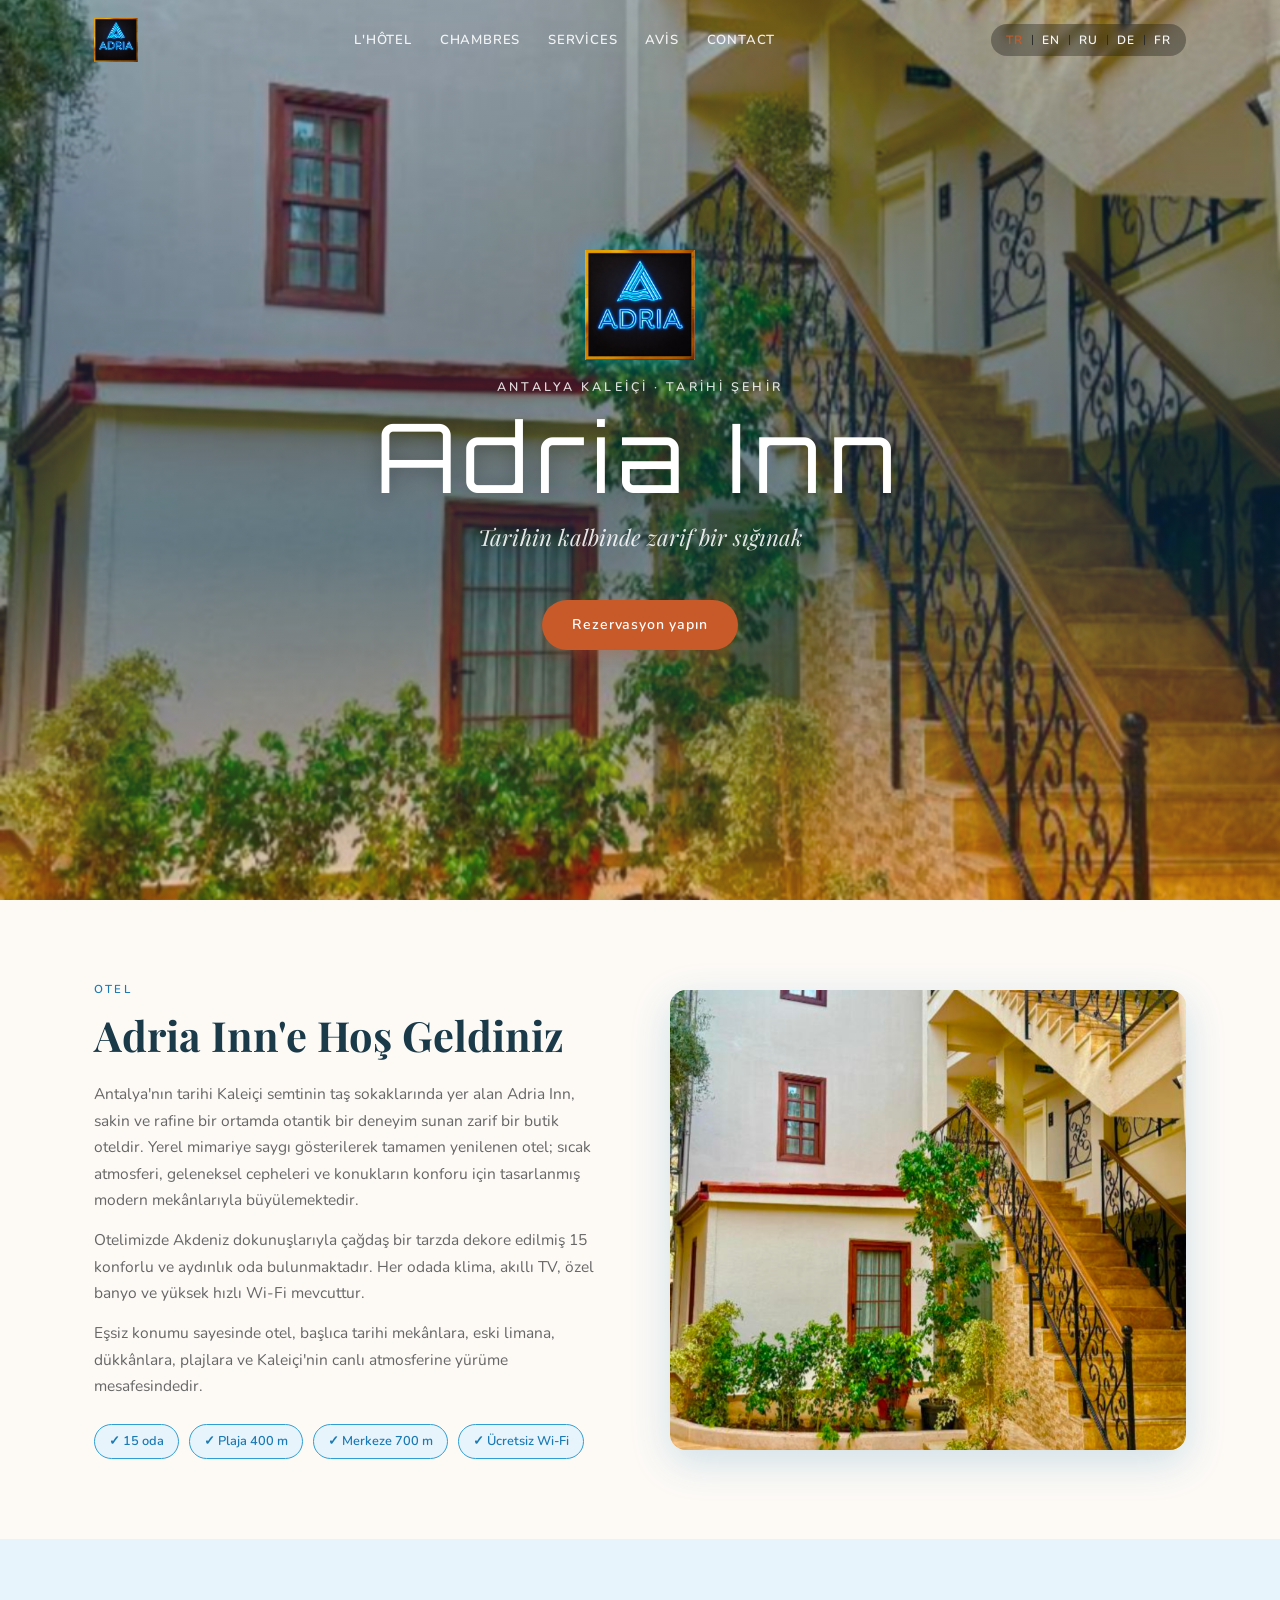
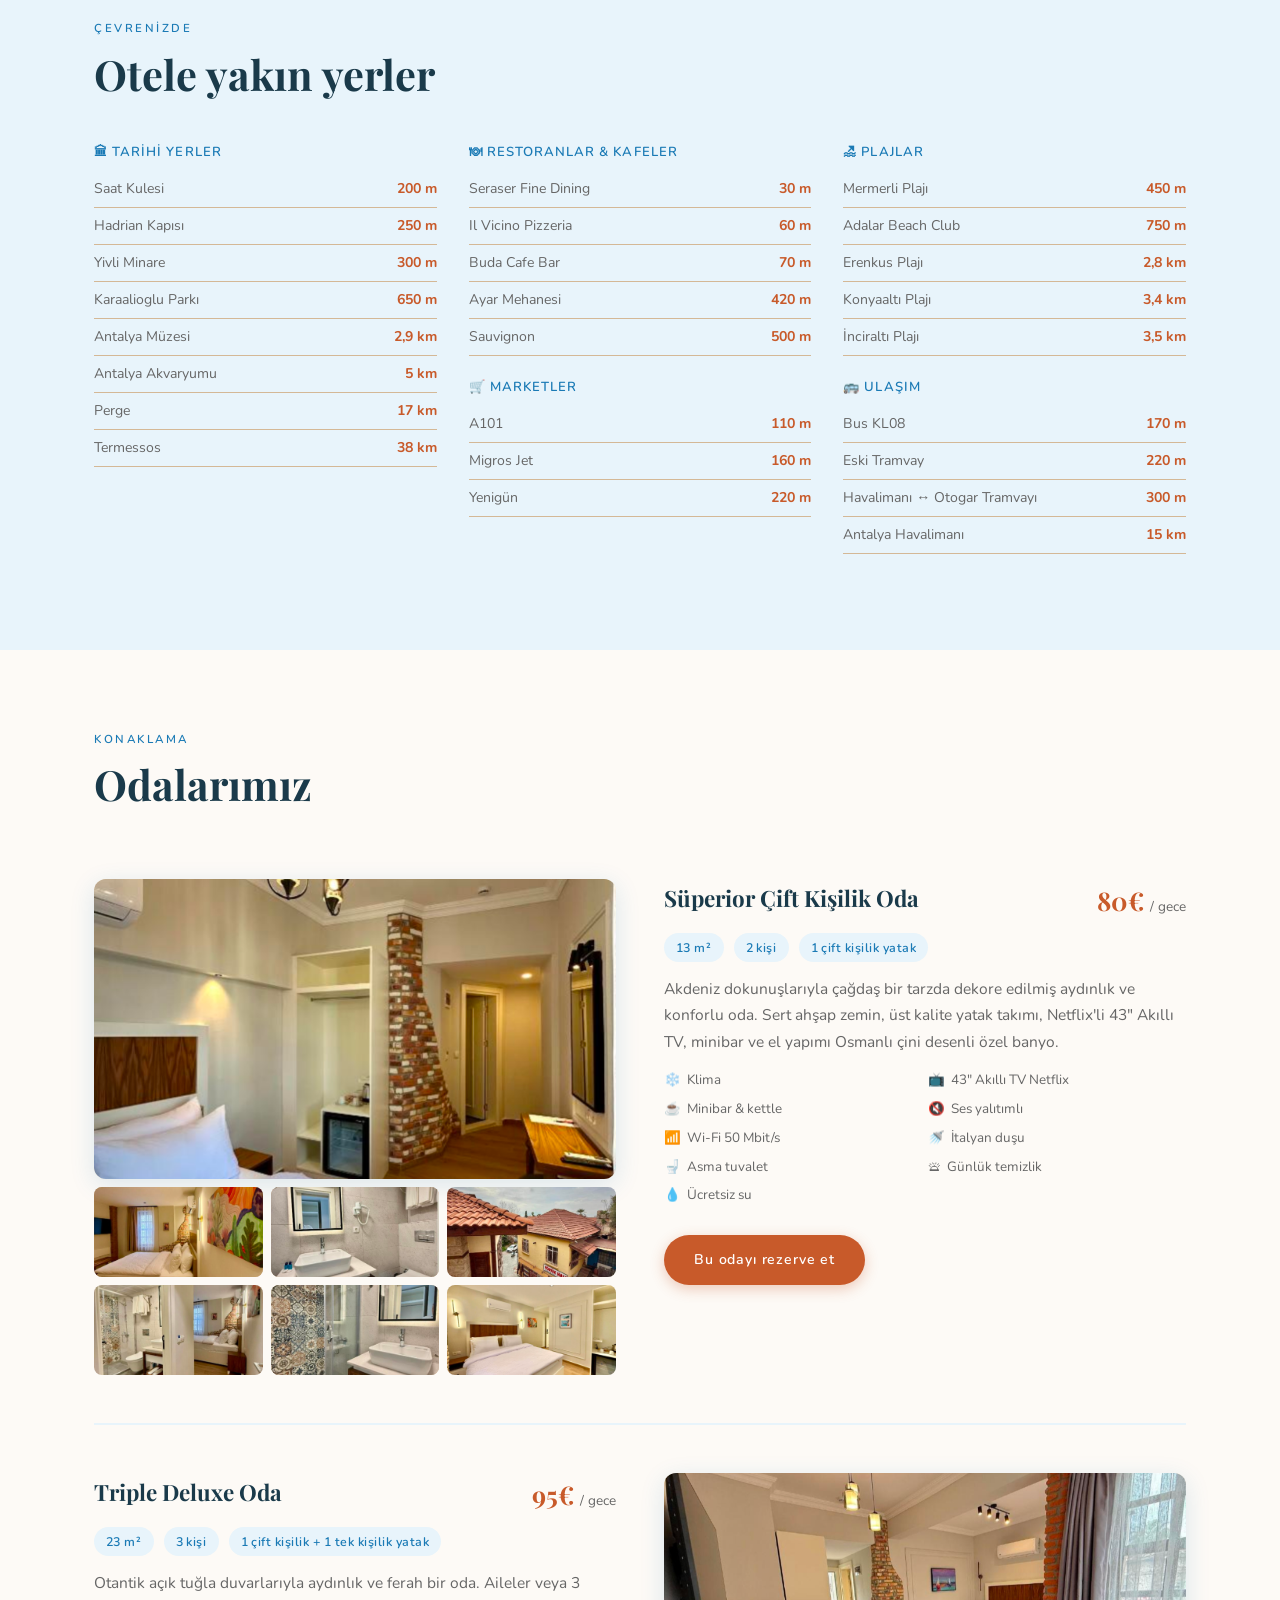
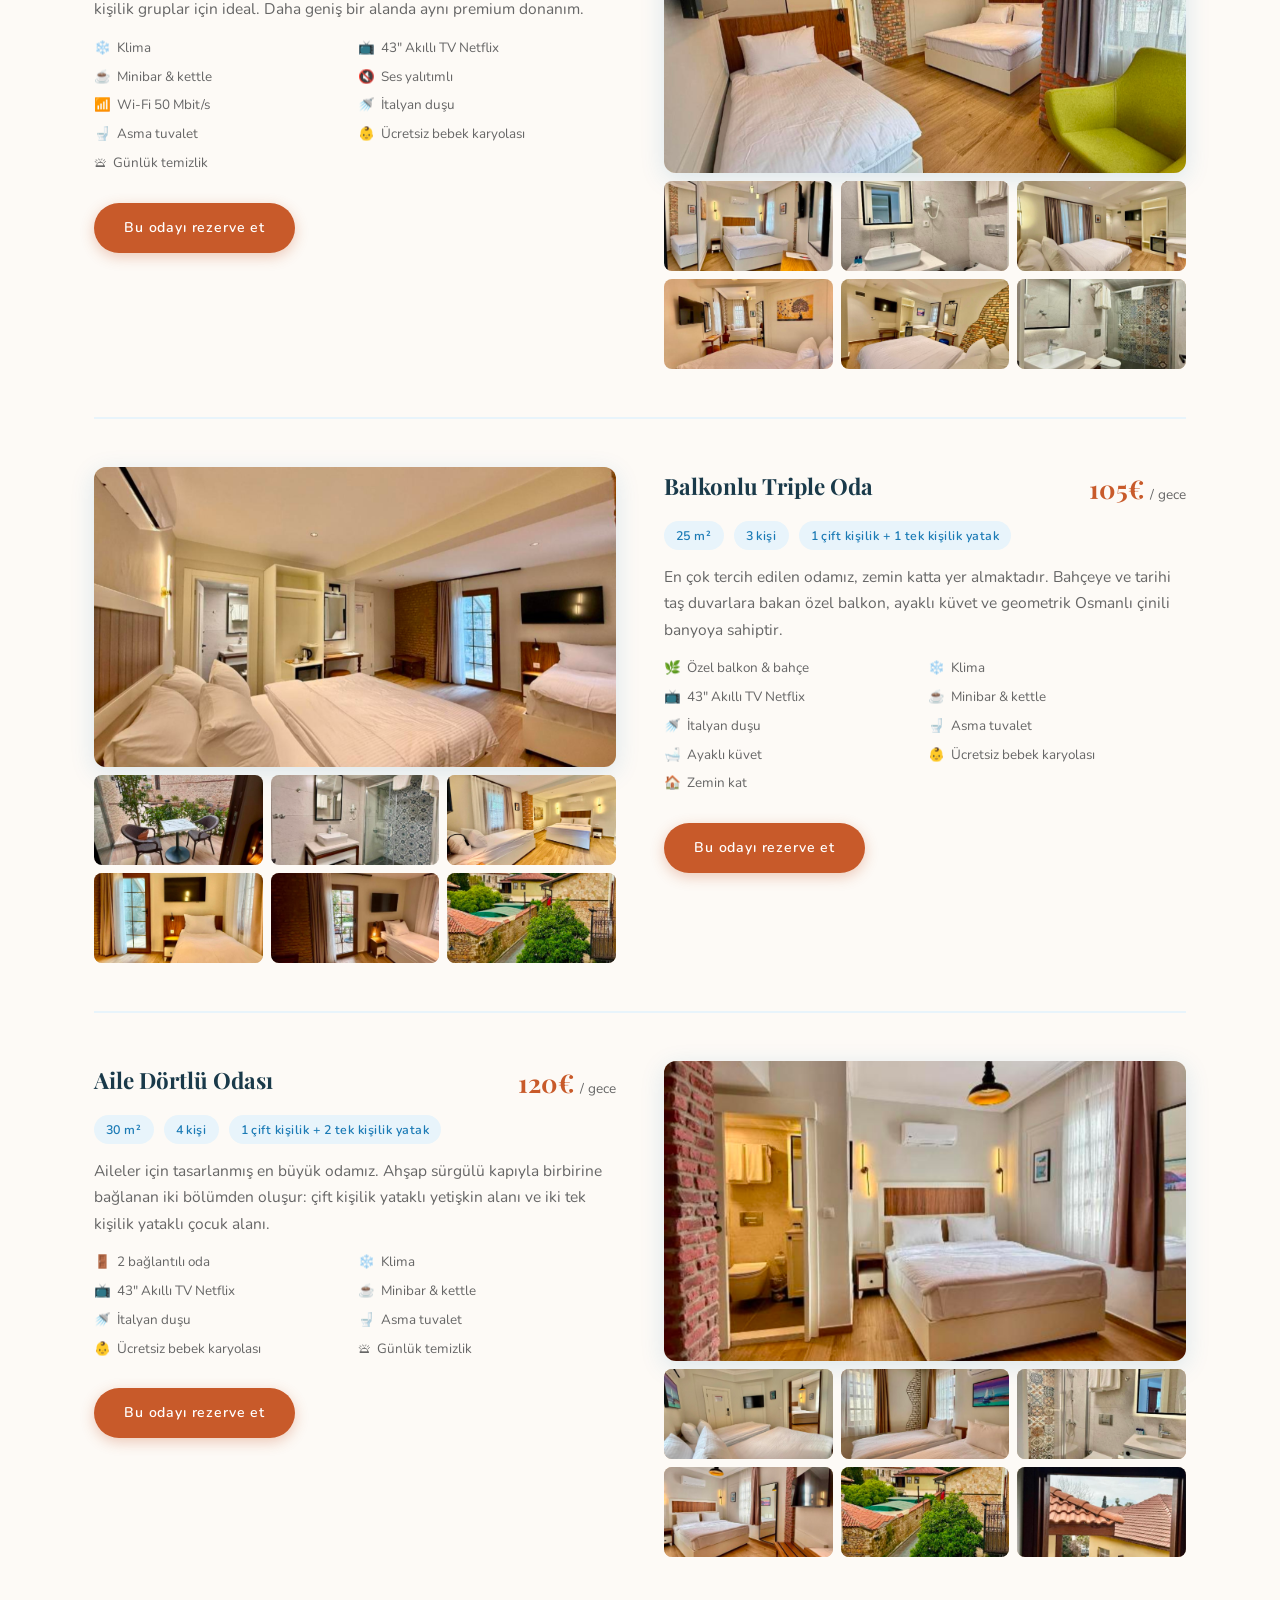
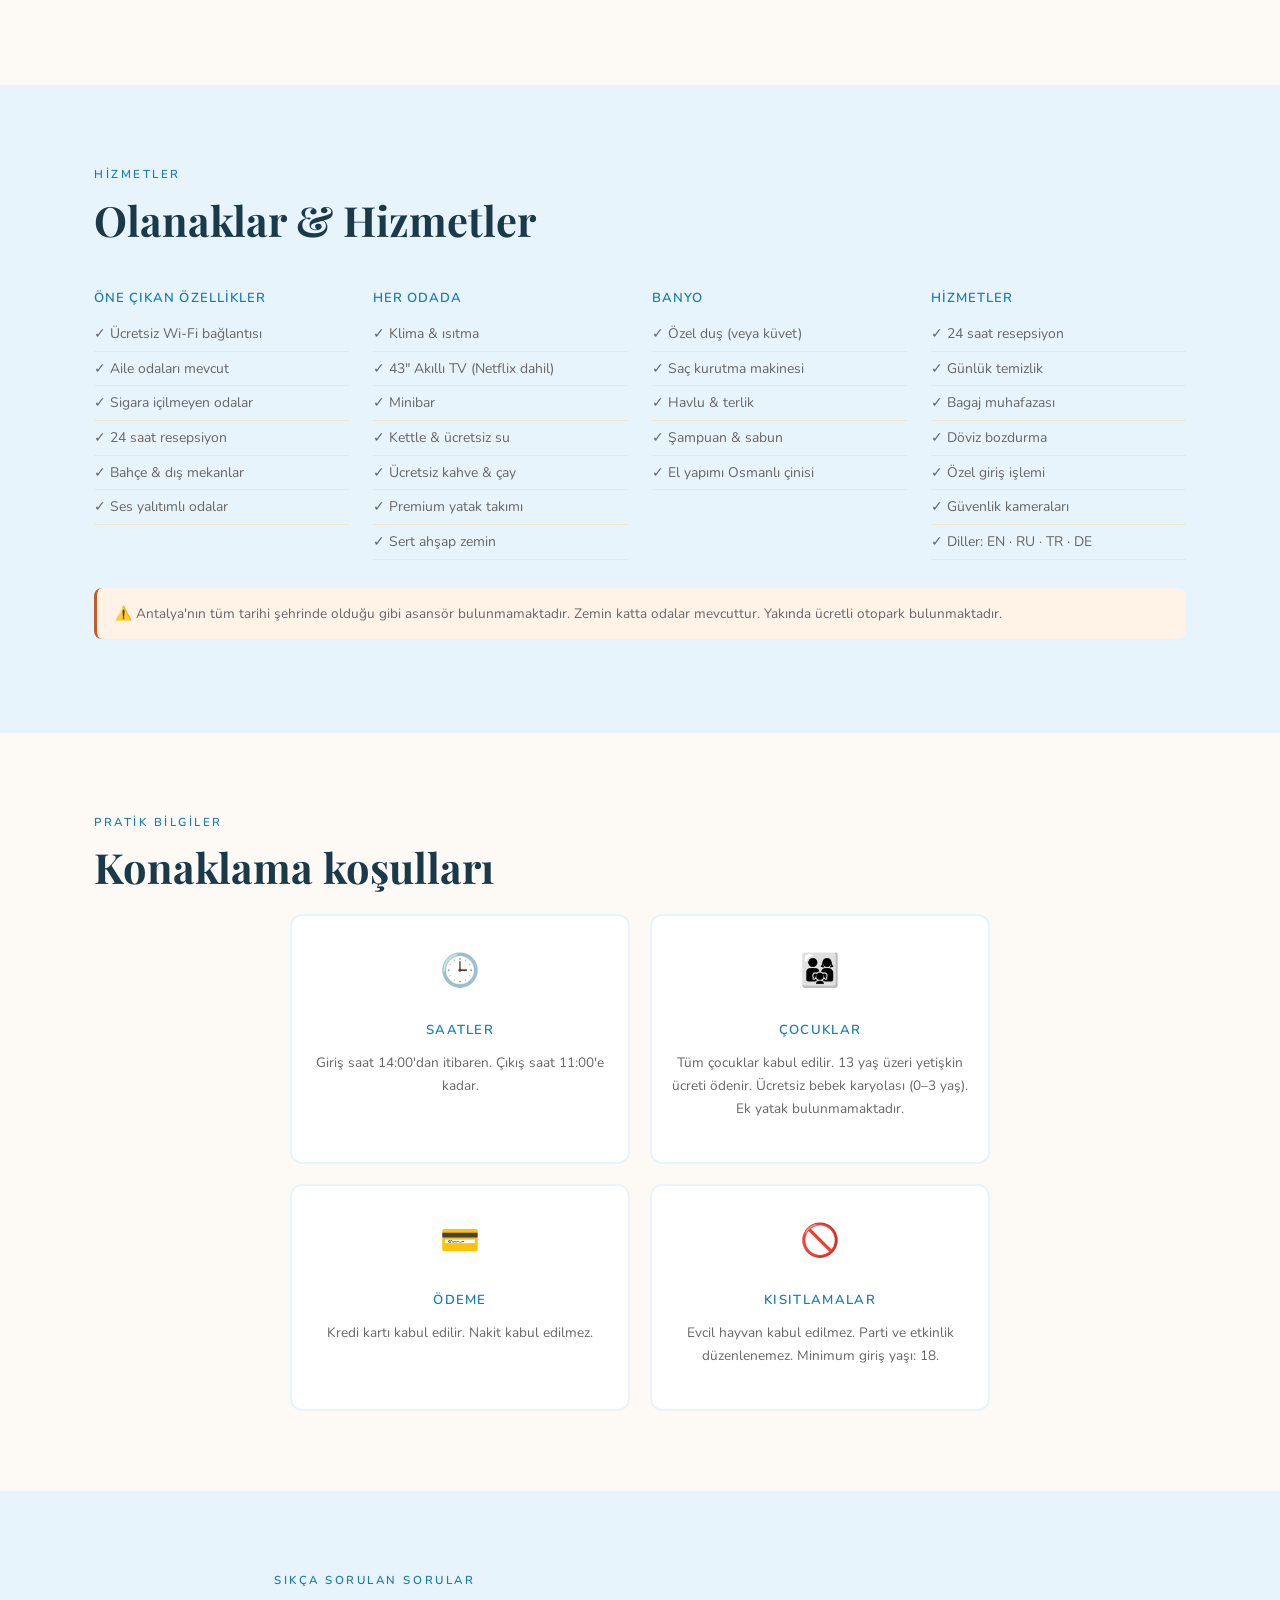
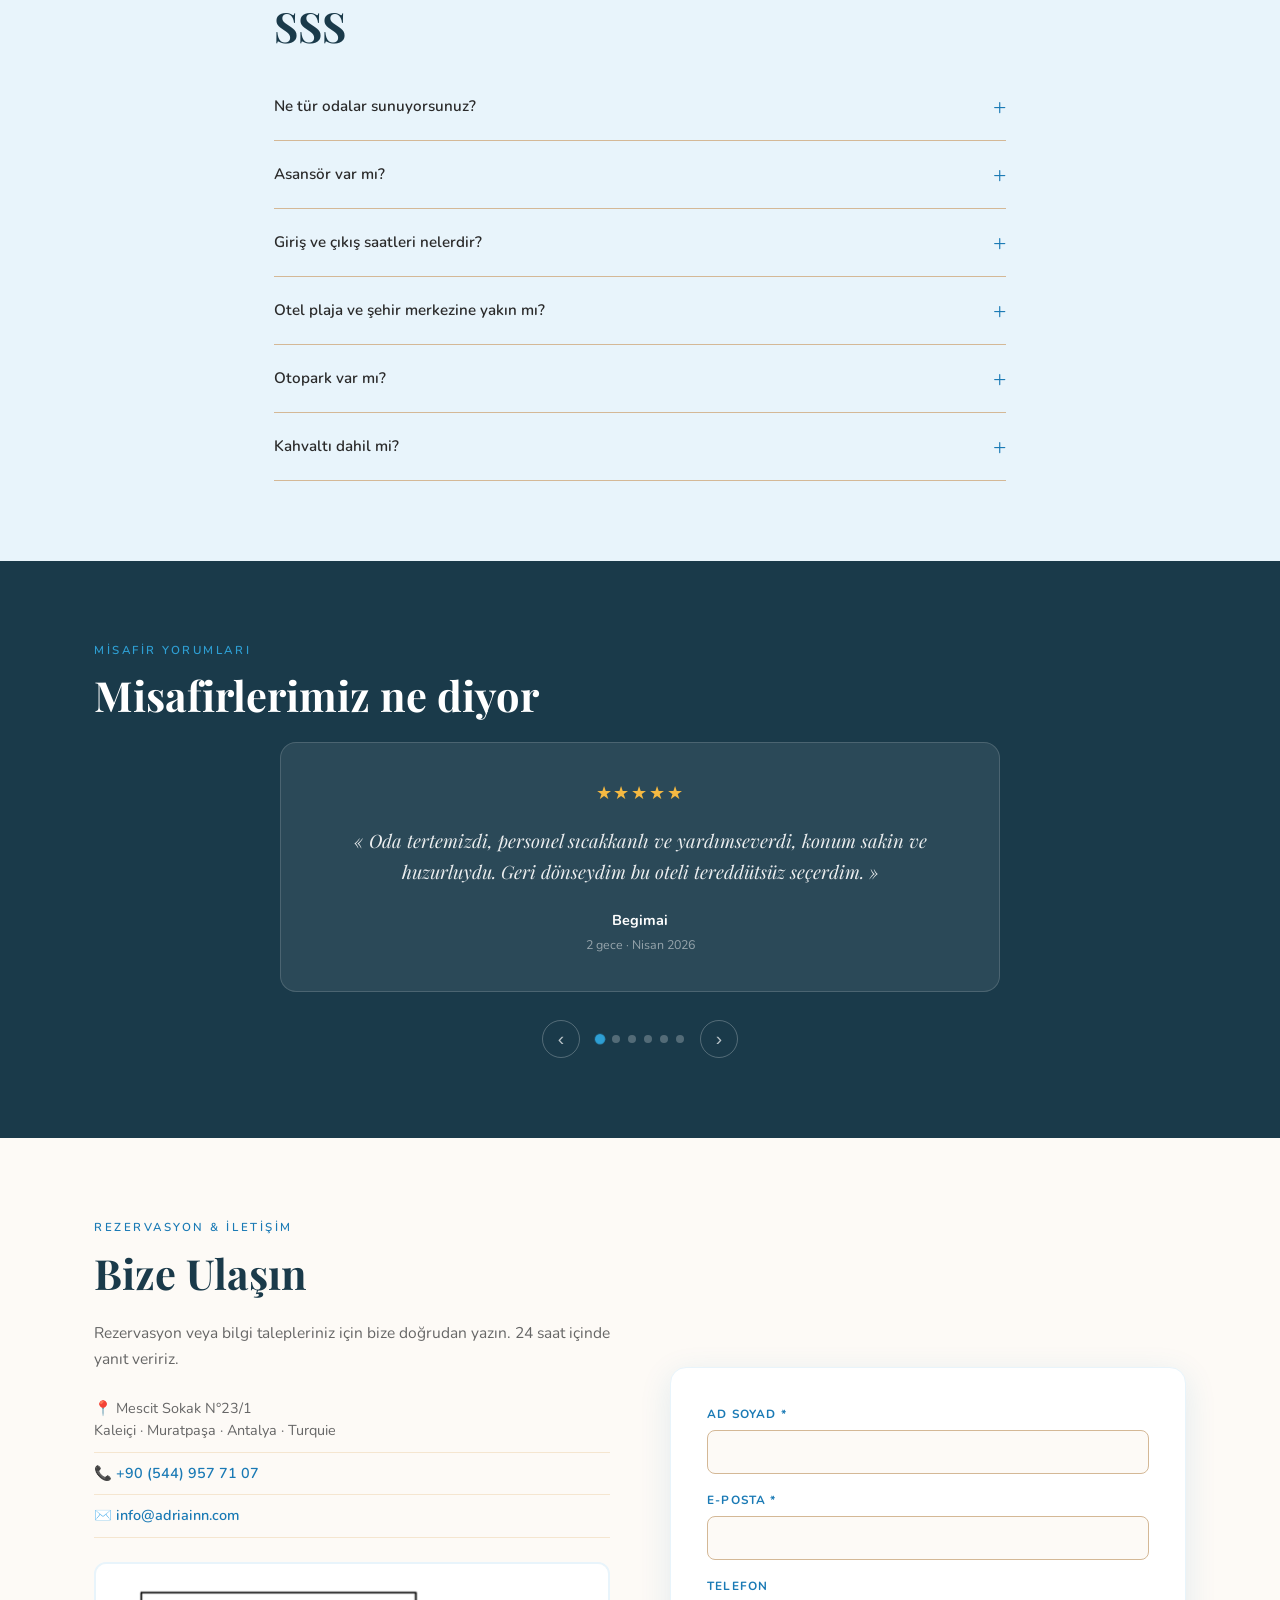
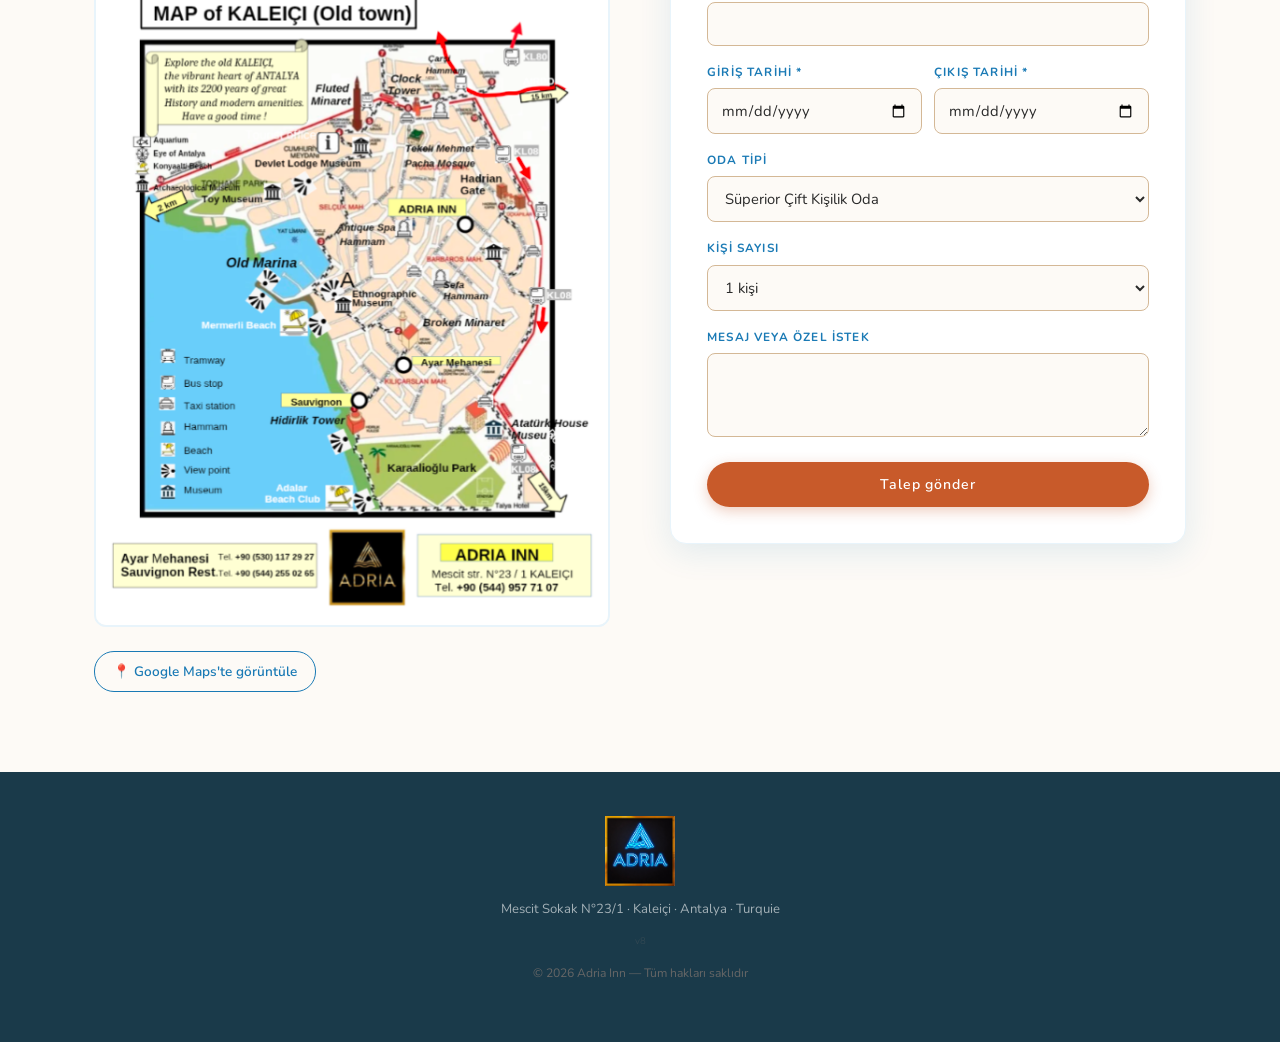
<file: adria-inn2-with-config.html>
<!DOCTYPE html>
<!-- ✅ VERSION CORRECTE v9 — adria-inn2 — NE PAS MODIFIER CETTE LIGNE -->
<html lang="fr">
<head>
  <meta charset="UTF-8" />
  <meta name="viewport" content="width=device-width, initial-scale=1.0" />
  <title>Adria Inn – Vieille ville d'Antalya, Kaleiçi</title>
  <meta name="description" content="Hôtel de charme au cœur de Kaleiçi, vieille ville historique d'Antalya. 15 chambres modernes, emplacement exceptionnel, à 400 m de la plage." />
  <link rel="stylesheet" href="style-med.css" />
  <link href="https://fonts.googleapis.com/css2?family=Cormorant+Garamond:ital,wght@0,400;0,600;1,400&family=Jost:wght@300;400;500&family=Orbitron:wght@400;600&display=swap" rel="stylesheet" />
</head>
<body>

  <!-- ========== NAVIGATION ========== -->
  <header id="header">
    <div class="nav-inner">
      <a href="#accueil" class="logo">
        <img src="images/hôtel/logo-adria.png" alt="Adria Inn" class="logo-img" />
      </a>
      <nav>
        <a href="#presentation">L'hôtel</a>
        <a href="#chambres">Chambres</a>
        <a href="#equipements">Services</a>
        <a href="#avis">Avis</a>
        <a href="#contact">Contact</a>
      </nav>
      <div class="lang-switcher">
        <button onclick="setLang('tr')" id="btn-tr" class="lang-btn active">TR</button>
        <span>|</span>
        <button onclick="setLang('en')" id="btn-en" class="lang-btn">EN</button>
        <span>|</span>
        <button onclick="setLang('ru')" id="btn-ru" class="lang-btn">RU</button>
        <span>|</span>
        <button onclick="setLang('de')" id="btn-de" class="lang-btn">DE</button>
        <span>|</span>
        <button onclick="setLang('fr')" id="btn-fr" class="lang-btn">FR</button>
      </div>
    </div>
  </header>

  <!-- ========== HERO ========== -->
  <section id="accueil" class="hero">
    <div class="hero-overlay"></div>
    <div class="hero-content">
      <img src="images/hôtel/logo-adria.png" alt="Adria Inn" class="hero-logo" />
      <p class="hero-sub" data-i18n="hero_sub">Vieille ville d'Antalya · Kaleiçi</p>
      <h1 class="hero-title">Adria Inn</h1>
      <p class="hero-tag" data-i18n="hero_tag">Un refuge élégant au cœur de l'histoire</p>
      <a href="#contact" class="btn-primary" data-i18n="hero_btn">Réserver votre séjour</a>
    </div>
  </section>

  <!-- ========== PRÉSENTATION ========== -->
  <section id="presentation" class="section">
    <div class="container two-col">
      <div class="text-col">
        <span class="label" data-i18n="pres_label">L'hôtel</span>
        <h2 data-i18n="pres_titre">Bienvenue à l'Adria Inn</h2>
        <p data-i18n="pres_p1">Niché au cœur de la vieille ville historique de Kaleiçi à Antalya, cet élégant hôtel de charme offre une expérience authentique dans un cadre calme et raffiné. Entièrement rénové dans le respect de l'architecture locale, l'établissement séduit par son atmosphère chaleureuse, ses façades traditionnelles et ses espaces modernes pensés pour le confort des voyageurs.</p>
        <p data-i18n="pres_p2">L'hôtel dispose de 15 chambres confortables et lumineuses, décorées dans un style contemporain avec des touches méditerranéennes. Chaque chambre est équipée de tout le nécessaire : climatisation, Smart TV connectée, salle de bain privative et connexion Wi-Fi haut débit.</p>
        <p data-i18n="pres_p3">Grâce à son emplacement exceptionnel, l'hôtel est à proximité immédiate des principaux sites historiques, du vieux port, des boutiques, des plages et de l'animation de Kaleiçi.</p>
        <div class="badges">
          <span data-i18n="badge1">✓ 15 chambres</span>
          <span data-i18n="badge2">✓ Plage à 400 m</span>
          <span data-i18n="badge3">✓ Centre à 700 m</span>
          <span data-i18n="badge4">✓ Wi-Fi gratuit</span>
        </div>
      </div>
      <div class="img-col">
        <div class="hotel-slider" id="hotelSlider">
          <div class="hotel-slide active"><img src="images/hôtel/cour-escalier.png" alt="Cour intérieure" /></div>
          <div class="hotel-slide"><img src="images/hôtel/escalier.png" alt="Escalier" /></div>
          <div class="hotel-slide"><img src="images/hôtel/balcon-minaret.png" alt="Balcon et minaret" /></div>
          <div class="hotel-slide"><img src="images/hôtel/vue-ensemble.png" alt="Vue ensemble" /></div>
          <div class="hotel-slide"><img src="images/hôtel/allee.png" alt="Allée" /></div>
          <div class="hotel-slide"><img src="images/hôtel/cour-parasol.png" alt="Terrasse" /></div>
          <div class="hotel-slide"><img src="images/hôtel/couloir1.png" alt="Couloir" /></div>
          <div class="hotel-slide"><img src="images/hôtel/couloir2.png" alt="Couloir étage" /></div>
          <div class="hotel-slide"><img src="images/hôtel/vue-rue1.png" alt="Rue de Kaleiçi" /></div>
          <div class="hotel-slide"><img src="images/hôtel/fenetre1.png" alt="Vue depuis la fenêtre" /></div>
          <div class="hotel-slide"><img src="images/hôtel/vue-kaleici.png" alt="Vue sur Kaleiçi" /></div>
        </div>
      </div>
    </div>
  </section>

  <!-- ========== PROXIMITÉ ========== -->
  <section id="proximite" class="section bg-sand">
    <div class="container">
      <span class="label" data-i18n="prox_label">Autour de vous</span>
      <h2 data-i18n="prox_titre">À proximité de l'hôtel</h2>
      <div class="proximite-grid">

        <div class="prox-col">
          <h4 data-i18n="prox_h1">🏛 Sites historiques</h4>
          <ul>
            <li>Tour de l'horloge <span>200 m</span></li>
            <li>Porte d'Hadrien <span>250 m</span></li>
            <li>Minaret canelé <span>300 m</span></li>
            <li>Karaalioglu Park <span>650 m</span></li>
            <li>Musée d'Antalya <span>2,9 km</span></li>
            <li>Aquarium d'Antalya <span>5 km</span></li>
            <li>Perge <span>17 km</span></li>
            <li>Termessos <span>38 km</span></li>
          </ul>
        </div>

        <div class="prox-col">
          <h4 data-i18n="prox_h2">🍽 Restaurants &amp; cafés</h4>
          <ul>
            <li>Buda Cafe Bar <span>30 m</span></li>
            <li>Il Vicino Pizzeria <span>60 m</span></li>
            <li>Seraser Fine Dining <span>70 m</span></li>
            <li>Ayar Mehanesi <span>420 m</span></li>
            <li>Sauvignon <span>500 m</span></li>
          </ul>
          <h4 data-i18n="prox_h3">🛒 Commerces</h4>
          <ul>
            <li>A101 <span>110 m</span></li>
            <li>Migros Jet <span>160 m</span></li>
            <li>Yenigün <span>220 m</span></li>
          </ul>
        </div>

        <div class="prox-col">
          <h4 data-i18n="prox_h4">🏖 Plages</h4>
          <ul>
            <li>Mermerli Plajı <span>450 m</span></li>
            <li>Adalar Beach Club <span>750 m</span></li>
            <li>Erenkus Plajı <span>2,8 km</span></li>
            <li>Konyaaltı Plajı <span>3,4 km</span></li>
            <li>İnciraltı Plajı <span>3,5 km</span></li>
          </ul>
          <h4 data-i18n="prox_h5">🚌 Transports</h4>
          <ul>
            <li>Bus KL08 <span>170 m</span></li>
            <li>Vieux Tramway <span>220 m</span></li>
            <li>Tramway Aéroport ↔ Gare <span>300 m</span></li>
            <li>Aéroport d'Antalya <span>15 km</span></li>
          </ul>
        </div>

      </div>
    </div>
  </section>

  <!-- ========== CHAMBRES ========== -->
  <section id="chambres" class="section">
    <div class="container">
      <span class="label" data-i18n="ch_label">Hébergement</span>
      <h2 data-i18n="ch_titre">Nos Chambres</h2>

      <!-- Chambre 1 : Double Supérieure -->
      <div class="room-block">
        <div class="room-photos">
          <div class="room-main">
            <!-- ════ PHOTO PRINCIPALE : changer le nom du fichier ci-dessous ════ -->
            <img id="main-photo-double" src="images/chambre/double/double-01.png" alt="Chambre Double Supérieure" />
          </div>
          <div class="room-thumbs">
            <img src="images/chambre/double/double-02.png" alt="" />
            <img src="images/chambre/double/double-sdb1.png" alt="" />
            <img src="images/hôtel/vue-rue1.png" alt="" />
            <img src="images/chambre/double/double-entrée.png" alt="" />
            <img src="images/chambre/double/double-sdb2.png" alt="" />
            <img src="images/chambre/double/double-03.png" alt="" />
          </div>
        </div>
        <div class="room-info">
          <div class="room-header">
            <h3 data-i18n="ch1_nom">Chambre Double Supérieure</h3>
            <!-- ════ PRIX : changer le chiffre 70 ci-dessous ════ -->
            <div class="room-price" id="room-prix-double">70€ <span data-i18n="par_nuit">/ nuit</span></div>
          </div>
          <div class="room-specs">
            <span>13 m²</span>
            <span data-i18n="ch1_pers">2 personnes</span>
            <span data-i18n="ch1_lits">1 grand lit</span>
          </div>
          <p data-i18n="ch1_desc">Confortable et lumineuse, décorée dans un style contemporain aux touches méditerranéennes. Parquet en bois dur, literie de qualité supérieure, Smart TV 43" avec Netflix, minibar, et salle de bain privée avec carrelage ottoman artisanal.</p>
          <ul class="amenities">
            <li>❄️ <span data-i18n="am_clim">Climatisation</span></li>
            <li>📺 <span data-i18n="am_tv">Smart TV 43" Netflix</span></li>
            <li>☕ <span data-i18n="am_minibar">Minibar & bouilloire</span></li>
            <li>🔇 <span data-i18n="am_sono">Insonorisée</span></li>
            <li>📶 <span data-i18n="am_wifi">Wi-Fi 50 Mbit/s</span></li>
            <li>🚿 <span data-i18n="am_douche">Douche à l'italienne</span></li>
            <li>🚽 <span data-i18n="am_wc">WC suspendu</span></li>
            <li>🛎 <span data-i18n="am_menage">Ménage quotidien</span></li>
            <li>💧 <span data-i18n="am_eau">Eau offerte</span></li>
          </ul>
          <a href="#contact" class="btn-primary" data-i18n="btn_reserver">Réserver cette chambre</a>
        </div>
      </div>

      <!-- Chambre 2 : Triple Deluxe -->
      <div class="room-block reverse">
        <div class="room-photos">
          <div class="room-main">
            <!-- ════ PHOTO PRINCIPALE : changer le nom du fichier ci-dessous ════ -->
            <img id="main-photo-triple-deluxe" src="images/chambre/triple/triple-deluxe-02.png" alt="Chambre Triple Deluxe" />
          </div>
          <div class="room-thumbs">
            <img src="images/chambre/triple/triple-deluxe-04.png" alt="" />
            <img src="images/chambre/triple/triple-deluxe-sdb01.png" alt="" />
            <img src="images/chambre/triple/triple-deluxe-07.png" alt="" />
            <img src="images/chambre/triple/triple-deluxe-03.png" alt="" />
            <img src="images/chambre/triple/triple-deluxe-05.png" alt="" />
            <img src="images/chambre/triple/triple-deluxe-sdb02.png" alt="" />
          </div>
        </div>
        <div class="room-info">
          <div class="room-header">
            <h3 data-i18n="ch2_nom">Chambre Triple Deluxe</h3>
            <!-- ════ PRIX : changer le chiffre 85 ci-dessous ════ -->
            <div class="room-price" id="room-prix-triple-deluxe">85€ <span data-i18n="par_nuit">/ nuit</span></div>
          </div>
          <div class="room-specs">
            <span>23 m²</span>
            <span data-i18n="ch2_pers">3 personnes</span>
            <span data-i18n="ch2_lits">1 grand lit + 1 lit simple</span>
          </div>
          <p data-i18n="ch2_desc">Spacieuse et lumineuse, avec mur en briques apparentes authentiques. Idéale pour les familles ou groupes de 3 personnes. Mêmes équipements haut de gamme, dans un espace plus généreux.</p>
          <ul class="amenities">
            <li>❄️ <span data-i18n="am_clim">Climatisation</span></li>
            <li>📺 <span data-i18n="am_tv">Smart TV 43" Netflix</span></li>
            <li>☕ <span data-i18n="am_minibar">Minibar & bouilloire</span></li>
            <li>🔇 <span data-i18n="am_sono">Insonorisée</span></li>
            <li>📶 <span data-i18n="am_wifi">Wi-Fi 50 Mbit/s</span></li>
            <li>🚿 <span data-i18n="am_douche">Douche à l'italienne</span></li>
            <li>🚽 <span data-i18n="am_wc">WC suspendu</span></li>
            <li>👶 <span data-i18n="am_bebe">Lit bébé gratuit</span></li>
            <li>🛎 <span data-i18n="am_menage">Ménage quotidien</span></li>
          </ul>
          <a href="#contact" class="btn-primary" data-i18n="btn_reserver">Réserver cette chambre</a>
        </div>
      </div>

      <!-- Chambre 3 : Triple avec Balcon -->
      <div class="room-block">
        <div class="room-photos">
          <div class="room-main">
            <!-- ════ PHOTO PRINCIPALE : changer le nom du fichier ci-dessous ════ -->
            <img id="main-photo-triple-balcon" src="images/chambre/balcon/balcon-01.png" alt="Chambre Triple avec Balcon" />
          </div>
          <div class="room-thumbs">
            <img src="images/chambre/balcon/balcon-terrasse.png" alt="" />
            <img src="images/chambre/balcon/balcon-sdb.png" alt="" />
            <img src="images/chambre/balcon/balcon-02.png" alt="" />
            <img src="images/chambre/balcon/balcon-03.png" alt="" />
            <img src="images/chambre/balcon/balcon-04.png" alt="" />
            <img src="images/hôtel/vue-kaleici.png" alt="" />
          </div>
        </div>
        <div class="room-info">
          <div class="room-header">
            <h3 data-i18n="ch3_nom">Chambre Triple avec Balcon</h3>
            <!-- ════ PRIX : changer le chiffre 90 ci-dessous ════ -->
            <div class="room-price" id="room-prix-triple-balcon">90€ <span data-i18n="par_nuit">/ nuit</span></div>
          </div>
          <div class="room-specs">
            <span>25 m²</span>
            <span data-i18n="ch3_pers">3 personnes</span>
            <span data-i18n="ch3_lits">1 grand lit + 1 lit simple</span>
          </div>
          <p data-i18n="ch3_desc">Notre chambre la plus appréciée, au rez-de-chaussée. Elle dispose d'un balcon privé avec table et chaises donnant sur le jardin et les murs de pierre anciens. Salle de bain avec baignoire îlot et carrelage ottoman géométrique.</p>
          <ul class="amenities">
            <li>🌿 <span data-i18n="am_balcon">Balcon privé & jardin</span></li>
            <li>❄️ <span data-i18n="am_clim">Climatisation</span></li>
            <li>📺 <span data-i18n="am_tv">Smart TV 43" Netflix</span></li>
            <li>☕ <span data-i18n="am_minibar">Minibar & bouilloire</span></li>
            <li>🚿 <span data-i18n="am_douche">Douche à l'italienne</span></li>
            <li>🚽 <span data-i18n="am_wc">WC suspendu</span></li>
            <li>🛁 <span data-i18n="am_baignoire">Baignoire îlot</span></li>
            <li>👶 <span data-i18n="am_bebe">Lit bébé gratuit</span></li>
            <li>🏠 <span data-i18n="am_rdc">Rez-de-chaussée</span></li>
          </ul>
          <a href="#contact" class="btn-primary" data-i18n="btn_reserver">Réserver cette chambre</a>
        </div>
      </div>

      <!-- Chambre 4 : Familiale -->
      <div class="room-block reverse">
        <div class="room-photos">
          <div class="room-main">
            <!-- ════ PHOTO PRINCIPALE : changer le nom du fichier ci-dessous ════ -->
            <img id="main-photo-familiale" src="images/chambre/familiale/familiale-01.png" alt="Chambre Quadruple Familiale" />
          </div>
          <div class="room-thumbs">
            <img src="images/chambre/familiale/familiale-04.png" alt="" />
            <img src="images/chambre/familiale/familiale-05.png" alt="" />
            <img src="images/chambre/familiale/familiale-sdb.png" alt="" />
            <img src="images/chambre/familiale/familiale-02.png" alt="" />
            <img src="images/hôtel/vue-kaleici.png" alt="" />
            <img src="images/hôtel/fenetre2.png" alt="" />
          </div>
        </div>
        <div class="room-info">
          <div class="room-header">
            <h3 data-i18n="ch4_nom">Chambre Quadruple Familiale</h3>
            <!-- ════ PRIX : changer le chiffre 95 ci-dessous ════ -->
            <div class="room-price" id="room-prix-familiale">95€ <span data-i18n="par_nuit">/ nuit</span></div>
          </div>
          <div class="room-specs">
            <span>30 m²</span>
            <span data-i18n="ch4_pers">4 personnes</span>
            <span data-i18n="ch4_lits">1 grand lit + 2 lits simples</span>
          </div>
          <p data-i18n="ch4_desc">Notre plus grande chambre, conçue pour les familles. Elle se compose de deux espaces communicants reliés par une porte coulissante en bois : un espace adultes avec grand lit, et un espace enfants avec deux lits simples. Idéal pour une vraie intimité familiale.</p>
          <ul class="amenities">
            <li>🚪 <span data-i18n="am_comm">2 pièces communicantes</span></li>
            <li>❄️ <span data-i18n="am_clim">Climatisation</span></li>
            <li>📺 <span data-i18n="am_tv">Smart TV 43" Netflix</span></li>
            <li>☕ <span data-i18n="am_minibar">Minibar & bouilloire</span></li>
            <li>🚿 <span data-i18n="am_douche">Douche à l'italienne</span></li>
            <li>🚽 <span data-i18n="am_wc">WC suspendu</span></li>
            <li>👶 <span data-i18n="am_bebe">Lit bébé gratuit</span></li>
            <li>🛎 <span data-i18n="am_menage">Ménage quotidien</span></li>
          </ul>
          <a href="#contact" class="btn-primary" data-i18n="btn_reserver">Réserver cette chambre</a>
        </div>
      </div>

    </div>
  </section>

  <!-- ========== ÉQUIPEMENTS ========== -->
  <section id="equipements" class="section bg-sand">
    <div class="container">
      <span class="label" data-i18n="eq_label">Services</span>
      <h2 data-i18n="eq_titre">Équipements & Services</h2>
      <div class="equip-grid">
        <div class="equip-col">
          <h4 data-i18n="eq1_titre">Points forts</h4>
          <ul class="equip-list">
            <li>✓ <span data-i18n="eq_f1">Connexion Wi-Fi gratuite</span></li>
            <li>✓ <span data-i18n="eq_f2">Chambres familiales disponibles</span></li>
            <li>✓ <span data-i18n="eq_f3">Chambres non-fumeurs</span></li>
            <li>✓ <span data-i18n="eq_f4">Réception ouverte 24h/24</span></li>
            <li>✓ <span data-i18n="eq_f5">Jardin & espaces extérieurs</span></li>
            <li>✓ <span data-i18n="eq_f6">Chambres insonorisées</span></li>
          </ul>
        </div>
        <div class="equip-col">
          <h4 data-i18n="eq2_titre">Dans chaque chambre</h4>
          <ul class="equip-list">
            <li>✓ <span data-i18n="eq_c1">Climatisation & chauffage</span></li>
            <li>✓ <span data-i18n="eq_c2">Smart TV 43" (Netflix inclus)</span></li>
            <li>✓ <span data-i18n="eq_c3">Minibar</span></li>
            <li>✓ <span data-i18n="eq_c4">Bouilloire & eau offerte</span></li>
            <li>✓ <span data-i18n="eq_c5">Café & thé offerts</span></li>
            <li>✓ <span data-i18n="eq_c6">Literie de qualité supérieure</span></li>
            <li>✓ <span data-i18n="eq_c7">Parquet en bois dur</span></li>
          </ul>
        </div>
        <div class="equip-col">
          <h4 data-i18n="eq3_titre">Salle de bain</h4>
          <ul class="equip-list">
            <li>✓ <span data-i18n="eq_s1">Douche privée (ou baignoire)</span></li>
            <li>✓ <span data-i18n="eq_s2">Sèche-cheveux</span></li>
            <li>✓ <span data-i18n="eq_s3">Serviettes & chaussons</span></li>
            <li>✓ <span data-i18n="eq_s4">Shampoing & savon</span></li>
            <li>✓ <span data-i18n="eq_s5">Carrelage ottoman artisanal</span></li>
          </ul>
        </div>
        <div class="equip-col">
          <h4 data-i18n="eq4_titre">Services</h4>
          <ul class="equip-list">
            <li>✓ <span data-i18n="eq_sv1">Réception 24h/24</span></li>
            <li>✓ <span data-i18n="eq_sv2">Ménage quotidien</span></li>
            <li>✓ <span data-i18n="eq_sv3">Bagagerie</span></li>
            <li>✓ <span data-i18n="eq_sv4">Service de change</span></li>
            <li>✓ <span data-i18n="eq_sv5">Enregistrement privé</span></li>
            <li>✓ <span data-i18n="eq_sv6">Caméras de sécurité</span></li>
            <li>✓ <span data-i18n="eq_sv7">Langues : EN · RU · TR · DE</span></li>
          </ul>
        </div>
      </div>
      <p class="equip-note" data-i18n="eq_note">⚠️ L'établissement n'est pas équipé d'ascenseur (contrainte de la vieille ville). Des chambres de plain-pied sont disponibles. Parking payant à proximité immédiate.</p>
    </div>
  </section>

  <!-- ========== CONDITIONS ========== -->
  <section id="conditions" class="section">
    <div class="container">
      <span class="label" data-i18n="cond_label">Informations pratiques</span>
      <h2 data-i18n="cond_titre">Conditions de séjour</h2>
      <div class="conditions-grid">
        <div class="cond-item">
          <div class="cond-icon">🕒</div>
          <h4 data-i18n="cond1_titre">Horaires</h4>
          <p data-i18n="cond1_texte">Arrivée à partir de <strong>14h00</strong><br>Départ avant <strong>11h00</strong></p>
        </div>
        <div class="cond-item">
          <div class="cond-icon">👨‍👩‍👧</div>
          <h4 data-i18n="cond2_titre">Enfants</h4>
          <p data-i18n="cond2_texte">Tous bienvenus. +13 ans facturés adulte. Lit bébé gratuit (0–3 ans). Pas de lit d'appoint.</p>
        </div>
        <div class="cond-item">
          <div class="cond-icon">💳</div>
          <h4 data-i18n="cond3_titre">Paiement</h4>
          <p data-i18n="cond3_texte">Cartes bancaires acceptées. Espèces non acceptées.</p>
        </div>
        <div class="cond-item">
          <div class="cond-icon">🚫</div>
          <h4 data-i18n="cond4_titre">Restrictions</h4>
          <p data-i18n="cond4_texte">Animaux non admis. Fêtes & événements interdits. Âge minimum d'enregistrement : 18 ans.</p>
        </div>
      </div>
    </div>
  </section>

  <!-- ========== FAQ ========== -->
  <section id="faq" class="section bg-sand">
    <div class="container faq-wrap">
      <span class="label" data-i18n="faq_label">Questions fréquentes</span>
      <h2 data-i18n="faq_titre">FAQ</h2>
      <div class="faq-list">

        <div class="faq-item">
          <button class="faq-q" onclick="toggleFaq(this)">
            <span data-i18n="faq1_q">Quels types de chambres proposez-vous ?</span>
            <span class="faq-icon">+</span>
          </button>
          <div class="faq-a">
            <p data-i18n="faq1_r">L'Adria Inn propose quatre types de chambres : Chambre Double Supérieure (13 m² · 70€), Chambre Triple Deluxe (23 m² · 85€), Chambre Triple avec Balcon (25 m² · 90€) et Chambre Quadruple Familiale (30 m² · 95€).</p>
          </div>
        </div>

        <div class="faq-item">
          <button class="faq-q" onclick="toggleFaq(this)">
            <span data-i18n="faq2_q">Y a-t-il un ascenseur ?</span>
            <span class="faq-icon">+</span>
          </button>
          <div class="faq-a">
            <p data-i18n="faq2_r">Comme dans toute la vieille ville d'Antalya, il n'y a pas d'ascenseur pour accéder aux étages. Nous proposons toutefois des chambres accessibles de plain-pied pour les personnes à mobilité réduite ou voyageant avec de lourds bagages.</p>
          </div>
        </div>

        <div class="faq-item">
          <button class="faq-q" onclick="toggleFaq(this)">
            <span data-i18n="faq3_q">Quels sont les horaires d'arrivée et de départ ?</span>
            <span class="faq-icon">+</span>
          </button>
          <div class="faq-a">
            <p data-i18n="faq3_r">L'enregistrement se fait à partir de <strong>14h00</strong> et le départ avant <strong>11h00</strong>. Notre réception est ouverte 24h/24 pour vous accueillir à toute heure.</p>
          </div>
        </div>

        <div class="faq-item">
          <button class="faq-q" onclick="toggleFaq(this)">
            <span data-i18n="faq4_q">L'hôtel est-il proche de la plage et du centre ?</span>
            <span class="faq-icon">+</span>
          </button>
          <div class="faq-a">
            <p data-i18n="faq4_r">Oui, la plage Mermerli Plajı se trouve à seulement <strong>450 m</strong> à pied. Le centre-ville d'Antalya est à environ <strong>700 m</strong>. La Porte d'Hadrien et la Tour de l'horloge sont accessibles en moins de 5 minutes à pied.</p>
          </div>
        </div>

        <div class="faq-item">
          <button class="faq-q" onclick="toggleFaq(this)">
            <span data-i18n="faq5_q">Y a-t-il un parking ?</span>
            <span class="faq-icon">+</span>
          </button>
          <div class="faq-a">
            <p data-i18n="faq5_r">L'établissement ne dispose pas de parking privé, conformément aux contraintes de la vieille ville. Un parking payant est disponible à proximité immédiate.</p>
          </div>
        </div>

        <div class="faq-item">
          <button class="faq-q" onclick="toggleFaq(this)">
            <span data-i18n="faq6_q">Le petit-déjeuner est-il inclus ?</span>
            <span class="faq-icon">+</span>
          </button>
          <div class="faq-a">
            <p data-i18n="faq6_r">L'hôtel ne propose pas de petit-déjeuner. Cela vous permet de profiter des nombreux cafés et restaurants traditionnels à quelques pas : Buda Cafe Bar (30 m), Il Vicino Pizzeria (60 m), Seraser Fine Dining (70 m).</p>
          </div>
        </div>

      </div>
    </div>
  </section>

  <!-- ========== AVIS CLIENTS ========== -->
  <section id="avis" class="section bg-dark">
    <div class="container">
      <span class="label light" data-i18n="avis_label">Témoignages</span>
      <h2 class="light" data-i18n="avis_titre">Avis de nos clients</h2>

      <div class="reviews-slider">
        <div class="reviews-track" id="reviewsTrack">

          <div class="review-card">
            <div class="stars">★★★★★</div>
            <p class="review-text" data-i18n="rev1_text">« La chambre était d'une propreté impeccable, le personnel accueillant et serviable, et l'emplacement calme et paisible. Je choisirais sans hésiter cet hôtel à nouveau. »</p>
            <div class="review-author">
              <strong>Begimai</strong>
              <span data-i18n="rev1_date">2 nuits · Avril 2026</span>
            </div>
          </div>

          <div class="review-card">
            <div class="stars">★★★★★</div>
            <p class="review-text" data-i18n="rev2_text">« Idéalement situé, tout près de l'entrée de Kaleiçi. Il a dépassé mes attentes : très propre, chambre spacieuse, charmant jardin. Si je devais y retourner, je choisirais à nouveau cet hôtel. »</p>
            <div class="review-author">
              <strong>Buket</strong>
              <span data-i18n="rev2_date">1 nuit · Avril 2026</span>
            </div>
          </div>

          <div class="review-card">
            <div class="stars">★★★★★</div>
            <p class="review-text" data-i18n="rev3_text">« Un établissement exceptionnel qui saura vous satisfaire à tous égards. »</p>
            <div class="review-author">
              <strong>Mert</strong>
              <span data-i18n="rev3_date">5 nuits · Mai 2026</span>
            </div>
          </div>

          <div class="review-card">
            <div class="stars">★★★★★</div>
            <p class="review-text" data-i18n="rev4_text">« Belle architecture, chambres propres, personnel extrêmement poli et serviable. La salle de bain est d'une propreté impeccable. L'eau chaude est disponible à volonté. »</p>
            <div class="review-author">
              <strong>Leyla</strong>
              <span data-i18n="rev4_date">1 nuit · Décembre 2025</span>
            </div>
          </div>

          <div class="review-card">
            <div class="stars">★★★★★</div>
            <p class="review-text" data-i18n="rev5_text">« Emplacement magnifique, niché au cœur de demeures historiques. Chambres très propres et spacieuses. Personnel très poli et attentionné. Je le recommande vivement. »</p>
            <div class="review-author">
              <strong>Ismail</strong>
              <span data-i18n="rev5_date">1 nuit · Octobre 2025</span>
            </div>
          </div>

          <div class="review-card">
            <div class="stars">★★★★☆</div>
            <p class="review-text" data-i18n="rev6_text">« Les chambres sont propres et l'hôtel est très bien situé. »</p>
            <div class="review-author">
              <strong>Izzet</strong>
              <span data-i18n="rev6_date">4 nuits · Août 2025</span>
            </div>
          </div>

        </div>

        <div class="reviews-nav">
          <button onclick="prevReview()" class="rev-btn" aria-label="Précédent">&#8249;</button>
          <div class="rev-dots" id="revDots"></div>
          <button onclick="nextReview()" class="rev-btn" aria-label="Suivant">&#8250;</button>
        </div>
      </div>

    </div>
  </section>

  <!-- ========== CONTACT ========== -->
  <section id="contact" class="section">
    <div class="container two-col">
      <div class="text-col">
        <span class="label" data-i18n="contact_label">Réservation & Contact</span>
        <h2 data-i18n="contact_titre">Contactez-nous</h2>
        <p data-i18n="contact_intro">Pour toute demande de réservation ou information, écrivez-nous directement. Nous répondons sous 24 heures.</p>
        <ul class="contact-list">
          <li>📍 Mescit Sokak N°23/1<br>Kaleiçi · Muratpaşa · Antalya · Turquie</li>
          <li>📞 <a href="tel:+905449577107">+90 (544) 957 71 07</a></li>
          <li>✉️ <a href="mailto:info@adriainn.com">info@adriainn.com</a></li>
        </ul>
        <div class="carte-touristique">
          <img src="images/hôtel/carte-kaleici.png" alt="Carte de Kaleiçi – Adria Inn" />
        </div>
        <a href="https://maps.google.com/?q=Mescit+Sokak+23/1+Kaleici+Antalya" target="_blank" class="btn-gmaps" data-i18n="gmaps_btn">📍 Voir sur Google Maps</a>
      </div>
      <div class="form-col">
        <form id="res-form" onsubmit="sendForm(event)">
          <div class="field">
            <label data-i18n="f_nom">Nom complet *</label>
            <input type="text" name="nom" required />
          </div>
          <div class="field">
            <label data-i18n="f_email">Email *</label>
            <input type="email" name="email" required />
          </div>
          <div class="field">
            <label data-i18n="f_tel">Téléphone</label>
            <input type="tel" name="tel" />
          </div>
          <div class="field two-col-field">
            <div>
              <label data-i18n="f_arr">Arrivée *</label>
              <input type="date" name="arrivee" required />
            </div>
            <div>
              <label data-i18n="f_dep">Départ *</label>
              <input type="date" name="depart" required />
            </div>
          </div>
          <div class="field">
            <label data-i18n="f_chambre">Type de chambre</label>
            <select name="chambre">
              <option value="double" data-i18n="ch1_nom">Chambre Double Supérieure – 70€/nuit</option>
              <option value="triple-deluxe" data-i18n="ch2_nom">Chambre Triple Deluxe – 85€/nuit</option>
              <option value="triple-balcon" data-i18n="ch3_nom">Chambre Triple avec Balcon – 90€/nuit</option>
              <option value="familiale" data-i18n="ch4_nom">Chambre Quadruple Familiale – 95€/nuit</option>
            </select>
          </div>
          <div class="field">
            <label data-i18n="f_pers">Nombre de personnes</label>
            <select name="personnes">
              <option data-i18n="pers_1">1 personne</option>
              <option data-i18n="pers_2">2 personnes</option>
              <option data-i18n="pers_3">3 personnes</option>
              <option data-i18n="pers_4">4 personnes</option>
            </select>
          </div>
          <div class="field">
            <label data-i18n="f_msg">Message ou demande spéciale</label>
            <textarea name="message" rows="3"></textarea>
          </div>
          <button type="submit" class="btn-primary btn-full" data-i18n="f_envoyer">Envoyer la demande</button>
          <p id="form-ok" class="form-ok hidden" data-i18n="f_confirme">✓ Votre demande a bien été envoyée. Nous vous répondons sous 24h.</p>
        </form>
      </div>
    </div>
  </section>

  <!-- ========== FOOTER ========== -->
  <footer class="footer">
    <div class="container footer-inner">
      <img src="images/hôtel/logo-adria.png" alt="Adria Inn" class="footer-logo-img" />
      <p class="footer-address">Mescit Sokak N°23/1 · Kaleiçi · Antalya · Turquie</p>
      <p class="footer-copy" style="font-size:0.6rem;opacity:0.3">v8</p>
      <p class="footer-copy">© <span id="year"></span> Adria Inn — <span data-i18n="footer_droits">Tous droits réservés</span></p>
    </div>
  </footer>

  <script>
// =============================================
//  ADRIA INN – i18n.js (version complète et unifiée)
//  FR / EN / TR / RU / DE
// =============================================

const translations = {

// ─────────────────────────────────────────────
// FRANÇAIS
// ─────────────────────────────────────────────
fr: {
  hero_sub: "Vieille ville d'Antalya · Kaleiçi",
  hero_tag: "Un refuge élégant au cœur de l'histoire",
  hero_btn: "Réserver votre séjour",
  pres_label: "L'hôtel", pres_titre: "Bienvenue à l'Adria Inn",
  pres_p1: "Niché au cœur de la vieille ville historique de Kaleiçi à Antalya, cet élégant hôtel de charme offre une expérience authentique dans un cadre calme et raffiné. Entièrement rénové dans le respect de l'architecture locale, l'établissement séduit par son atmosphère chaleureuse, ses façades traditionnelles et ses espaces modernes pensés pour le confort des voyageurs.",
  pres_p2: "L'hôtel dispose de 15 chambres confortables et lumineuses, décorées dans un style contemporain avec des touches méditerranéennes. Chaque chambre est équipée de tout le nécessaire : climatisation, Smart TV connectée, salle de bain privative et connexion Wi-Fi haut débit.",
  pres_p3: "Grâce à son emplacement exceptionnel, l'hôtel est à proximité immédiate des principaux sites historiques, du vieux port, des boutiques, des plages et de l'animation de Kaleiçi.",
  badge1: "✓ 15 chambres", badge2: "✓ Plage à 400 m", badge3: "✓ Centre à 700 m", badge4: "✓ Wi-Fi gratuit",
  prox_label: "Autour de vous", prox_titre: "À proximité de l'hôtel",
  prox_h1: "🏛 Sites historiques", prox_h2: "🍽 Restaurants & cafés", prox_h3: "🛒 Commerces", prox_h4: "🏖 Plages", prox_h5: "🚌 Transports",
  ch_label: "Hébergement", ch_titre: "Nos Chambres", par_nuit: "/ nuit", btn_reserver: "Réserver cette chambre",
  ch1_nom: "Chambre Double Supérieure", ch1_pers: "2 personnes", ch1_lits: "1 grand lit",
  ch1_desc: "Confortable et lumineuse, décorée dans un style contemporain aux touches méditerranéennes. Parquet en bois dur, literie de qualité supérieure, Smart TV 43\" avec Netflix, minibar, et salle de bain privée avec carrelage ottoman artisanal.",
  ch2_nom: "Chambre Triple Deluxe", ch2_pers: "3 personnes", ch2_lits: "1 grand lit + 1 lit simple",
  ch2_desc: "Spacieuse et lumineuse, avec mur en briques apparentes authentiques. Idéale pour les familles ou groupes de 3 personnes. Mêmes équipements haut de gamme, dans un espace plus généreux.",
  ch3_nom: "Chambre Triple avec Balcon", ch3_pers: "3 personnes", ch3_lits: "1 grand lit + 1 lit simple",
  ch3_desc: "Notre chambre la plus appréciée, au rez-de-chaussée. Elle dispose d'un balcon privé avec table et chaises donnant sur le jardin et les murs de pierre anciens. Salle de bain avec baignoire îlot et carrelage ottoman géométrique.",
  ch4_nom: "Chambre Quadruple Familiale", ch4_pers: "4 personnes", ch4_lits: "1 grand lit + 2 lits simples",
  ch4_desc: "Notre plus grande chambre, conçue pour les familles. Elle se compose de deux espaces communicants reliés par une porte coulissante en bois : un espace adultes avec grand lit, et un espace enfants avec deux lits simples.",
  am_clim: "Climatisation", am_tv: "Smart TV 43\" Netflix", am_minibar: "Minibar & bouilloire",
  am_sono: "Insonorisée", am_wifi: "Wi-Fi 50 Mbit/s", am_sdb: "Salle de bain complète",
  am_menage: "Ménage quotidien", am_eau: "Eau offerte", am_bebe: "Lit bébé gratuit",
  am_balcon: "Balcon privé & jardin", am_baignoire: "Baignoire îlot", am_rdc: "Rez-de-chaussée",
  am_comm: "2 pièces communicantes", am_douche: "Douche à l'italienne", am_wc: "WC suspendu",
  eq_label: "Services", eq_titre: "Équipements & Services",
  eq1_titre: "Points forts", eq2_titre: "Dans chaque chambre", eq3_titre: "Salle de bain", eq4_titre: "Services",
  eq_f1: "Connexion Wi-Fi gratuite", eq_f2: "Chambres familiales disponibles",
  eq_f3: "Chambres non-fumeurs", eq_f4: "Réception ouverte 24h/24",
  eq_f5: "Jardin & espaces extérieurs", eq_f6: "Chambres insonorisées",
  eq_c1: "Climatisation & chauffage", eq_c2: "Smart TV 43\" (Netflix inclus)",
  eq_c3: "Minibar", eq_c4: "Bouilloire & eau offerte",
  eq_c5: "Café & thé offerts", eq_c6: "Literie de qualité supérieure", eq_c7: "Parquet en bois dur",
  eq_s1: "Douche privée (ou baignoire)", eq_s2: "Sèche-cheveux",
  eq_s3: "Serviettes & chaussons", eq_s4: "Shampoing & savon", eq_s5: "Carrelage ottoman artisanal",
  eq_sv1: "Réception 24h/24", eq_sv2: "Ménage quotidien", eq_sv3: "Bagagerie",
  eq_sv4: "Service de change", eq_sv5: "Enregistrement privé",
  eq_sv6: "Caméras de sécurité", eq_sv7: "Langues : EN · RU · TR · DE",
  eq_note: "⚠️ L'établissement n'est pas équipé d'ascenseur (contrainte de la vieille ville). Des chambres de plain-pied sont disponibles. Parking payant à proximité immédiate.",
  cond_label: "Informations pratiques", cond_titre: "Conditions de séjour",
  cond1_titre: "Horaires", cond1_texte: "Arrivée à partir de 14h00. Départ avant 11h00.",
  cond2_titre: "Enfants", cond2_texte: "Tous bienvenus. +13 ans facturés adulte. Lit bébé gratuit (0–3 ans). Pas de lit d'appoint.",
  cond3_titre: "Paiement", cond3_texte: "Cartes bancaires acceptées. Espèces non acceptées.",
  cond4_titre: "Restrictions", cond4_texte: "Animaux non admis. Fêtes & événements interdits. Âge minimum : 18 ans.",
  faq_label: "Questions fréquentes", faq_titre: "FAQ",
  faq1_q: "Quels types de chambres proposez-vous ?",
  faq1_r: "L'Adria Inn propose quatre types de chambres : Chambre Double Supérieure (13 m² · 70€), Chambre Triple Deluxe (23 m² · 85€), Chambre Triple avec Balcon (25 m² · 90€) et Chambre Quadruple Familiale (30 m² · 95€).",
  faq2_q: "Y a-t-il un ascenseur ?",
  faq2_r: "Comme dans toute la vieille ville d'Antalya, il n'y a pas d'ascenseur. Nous proposons toutefois des chambres accessibles de plain-pied.",
  faq3_q: "Quels sont les horaires d'arrivée et de départ ?",
  faq3_r: "L'enregistrement se fait à partir de 14h00 et le départ avant 11h00. Notre réception est ouverte 24h/24.",
  faq4_q: "L'hôtel est-il proche de la plage et du centre ?",
  faq4_r: "La plage Mermerli Plajı se trouve à 450 m à pied. Le centre-ville est à 700 m. La Porte d'Hadrien est accessible en moins de 5 minutes à pied.",
  faq5_q: "Y a-t-il un parking ?",
  faq5_r: "L'établissement ne dispose pas de parking privé. Un parking payant est disponible à proximité immédiate.",
  faq6_q: "Le petit-déjeuner est-il inclus ?",
  faq6_r: "L'hôtel ne propose pas de petit-déjeuner. De nombreux cafés et restaurants sont à quelques pas : Buda Cafe Bar (30 m), Il Vicino Pizzeria (60 m), Seraser Fine Dining (70 m).",
  avis_label: "Témoignages", avis_titre: "Avis de nos clients",
  rev1_text: "« La chambre était d'une propreté impeccable, le personnel accueillant et serviable, et l'emplacement calme et paisible. Je choisirais sans hésiter cet hôtel à nouveau. »", rev1_date: "2 nuits · Avril 2026",
  rev2_text: "« Idéalement situé, tout près de l'entrée de Kaleiçi. Il a dépassé mes attentes : très propre, chambre spacieuse, charmant jardin. Si je devais y retourner, je choisirais à nouveau cet hôtel. »", rev2_date: "1 nuit · Avril 2026",
  rev3_text: "« Un établissement exceptionnel qui saura vous satisfaire à tous égards. »", rev3_date: "5 nuits · Mai 2026",
  rev4_text: "« Belle architecture, chambres propres, personnel extrêmement poli et serviable. La salle de bain est d'une propreté impeccable. L'eau chaude est disponible à volonté. »", rev4_date: "1 nuit · Décembre 2025",
  rev5_text: "« Emplacement magnifique, niché au cœur de demeures historiques. Chambres très propres et spacieuses. Personnel très poli et attentionné. Je le recommande vivement. »", rev5_date: "1 nuit · Octobre 2025",
  rev6_text: "« Les chambres sont propres et l'hôtel est très bien situé. »", rev6_date: "4 nuits · Août 2025",
  contact_label: "Réservation & Contact", contact_titre: "Contactez-nous",
  contact_intro: "Pour toute demande de réservation ou information, écrivez-nous directement. Nous répondons sous 24 heures.",
  f_nom: "Nom complet *", f_email: "Email *", f_tel: "Téléphone", f_arr: "Arrivée *", f_dep: "Départ *",
  f_chambre: "Type de chambre", f_pers: "Nombre de personnes", f_msg: "Message ou demande spéciale",
  f_envoyer: "Envoyer la demande", f_confirme: "✓ Votre demande a bien été envoyée. Nous vous répondons sous 24h.",
  pers_1: "1 personne", pers_2: "2 personnes", pers_3: "3 personnes", pers_4: "4 personnes",
  footer_droits: "Tous droits réservés", gmaps_btn: "📍 Voir sur Google Maps",
},

// ─────────────────────────────────────────────
// ENGLISH
// ─────────────────────────────────────────────
en: {
  hero_sub: "Old Town Antalya · Kaleiçi",
  hero_tag: "An elegant retreat in the heart of history",
  hero_btn: "Book your stay",
  pres_label: "The hotel", pres_titre: "Welcome to Adria Inn",
  pres_p1: "Nestled in the cobblestone alleys of Kaleiçi, Antalya's historic old town, Adria Inn is a charming boutique hotel offering an authentic experience in a calm and refined setting. Fully renovated in keeping with local architecture, it captivates with its warm atmosphere, traditional façades and modern spaces designed for guests' comfort.",
  pres_p2: "The hotel has 15 comfortable and bright rooms, decorated in a contemporary style with Mediterranean touches. Each room is fully equipped: air conditioning, smart TV, private bathroom and high-speed Wi-Fi.",
  pres_p3: "Thanks to its exceptional location, the hotel is within walking distance of the main historic sites, the old harbour, shops, beaches and the lively atmosphere of Kaleiçi.",
  badge1: "✓ 15 rooms", badge2: "✓ Beach 400 m", badge3: "✓ City centre 700 m", badge4: "✓ Free Wi-Fi",
  prox_label: "Around you", prox_titre: "Near the hotel",
  prox_h1: "🏛 Historic sites", prox_h2: "🍽 Restaurants & cafés", prox_h3: "🛒 Shops", prox_h4: "🏖 Beaches", prox_h5: "🚌 Transport",
  ch_label: "Accommodation", ch_titre: "Our Rooms", par_nuit: "/ night", btn_reserver: "Book this room",
  ch1_nom: "Superior Double Room", ch1_pers: "2 guests", ch1_lits: "1 double bed",
  ch1_desc: "Bright and comfortable, decorated in a contemporary Mediterranean style. Hardwood floor, premium bedding, 43\" Smart TV with Netflix, minibar, and private bathroom with handcrafted Ottoman tiles.",
  ch2_nom: "Triple Deluxe Room", ch2_pers: "3 guests", ch2_lits: "1 double bed + 1 single bed",
  ch2_desc: "Spacious and bright, featuring authentic exposed brick walls. Ideal for families or groups of 3. Same premium amenities in a more generous space.",
  ch3_nom: "Triple Room with Balcony", ch3_pers: "3 guests", ch3_lits: "1 double bed + 1 single bed",
  ch3_desc: "Our most popular room, on the ground floor. Private balcony with table and chairs overlooking the garden and ancient stone walls. Bathroom with freestanding bathtub and geometric Ottoman tiles.",
  ch4_nom: "Family Quadruple Room", ch4_pers: "4 guests", ch4_lits: "1 double bed + 2 single beds",
  ch4_desc: "Our largest room, designed for families. It consists of two communicating spaces connected by a sliding wooden door: an adult area with double bed, and a children's area with two single beds.",
  am_clim: "Air conditioning", am_tv: "43\" Smart TV Netflix", am_minibar: "Minibar & kettle",
  am_sono: "Soundproofed", am_wifi: "Wi-Fi 50 Mbit/s", am_sdb: "Full private bathroom",
  am_menage: "Daily housekeeping", am_eau: "Complimentary water", am_bebe: "Free cot available",
  am_balcon: "Private balcony & garden", am_baignoire: "Freestanding bathtub", am_rdc: "Ground floor",
  am_comm: "2 connecting rooms", am_douche: "Walk-in shower", am_wc: "Wall-hung toilet",
  eq_label: "Services", eq_titre: "Facilities & Services",
  eq1_titre: "Highlights", eq2_titre: "In every room", eq3_titre: "Bathroom", eq4_titre: "Services",
  eq_f1: "Free Wi-Fi connection", eq_f2: "Family rooms available",
  eq_f3: "Non-smoking rooms", eq_f4: "24/7 reception",
  eq_f5: "Garden & outdoor spaces", eq_f6: "Soundproofed rooms",
  eq_c1: "Air conditioning & heating", eq_c2: "43\" Smart TV (Netflix included)",
  eq_c3: "Minibar", eq_c4: "Kettle & complimentary water",
  eq_c5: "Complimentary coffee & tea", eq_c6: "Premium bedding", eq_c7: "Hardwood floors",
  eq_s1: "Private shower (or bathtub)", eq_s2: "Hair dryer",
  eq_s3: "Towels & slippers", eq_s4: "Shampoo & soap", eq_s5: "Handcrafted Ottoman tiles",
  eq_sv1: "24/7 reception", eq_sv2: "Daily housekeeping", eq_sv3: "Luggage storage",
  eq_sv4: "Currency exchange", eq_sv5: "Private check-in",
  eq_sv6: "Security cameras", eq_sv7: "Languages: EN · RU · TR · DE",
  eq_note: "⚠️ The property has no lift, as is typical throughout Antalya's old town. Ground floor rooms are available. Paid parking is nearby.",
  cond_label: "Practical information", cond_titre: "Stay conditions",
  cond1_titre: "Check-in / Check-out", cond1_texte: "Check-in from 2:00 PM. Check-out before 11:00 AM.",
  cond2_titre: "Children", cond2_texte: "All children welcome. Over 13 charged as adults. Free cot (0–3 years). No extra beds.",
  cond3_titre: "Payment", cond3_texte: "Credit cards accepted. Cash not accepted.",
  cond4_titre: "Restrictions", cond4_texte: "No pets allowed. No parties or events. Minimum age: 18.",
  faq_label: "Frequently asked questions", faq_titre: "FAQ",
  faq1_q: "What types of rooms do you offer?",
  faq1_r: "Adria Inn offers four room types: Superior Double Room (13 m² · €70), Triple Deluxe Room (23 m² · €85), Triple Room with Balcony (25 m² · €90) and Family Quadruple Room (30 m² · €95).",
  faq2_q: "Is there a lift?",
  faq2_r: "As throughout Antalya's old town, there is no lift. However, ground floor rooms are available.",
  faq3_q: "What are the check-in and check-out times?",
  faq3_r: "Check-in is from 2:00 PM and check-out before 11:00 AM. Our reception is open 24/7.",
  faq4_q: "Is the hotel close to the beach and city centre?",
  faq4_r: "Mermerli Beach is just 450 m away on foot. The city centre is about 700 m away. Hadrian's Gate is less than a 5-minute walk.",
  faq5_q: "Is there parking?",
  faq5_r: "The property has no private parking. A paid car park is available nearby.",
  faq6_q: "Is breakfast included?",
  faq6_r: "The hotel does not serve breakfast. Many cafés and restaurants are steps away: Buda Cafe Bar (30 m), Il Vicino Pizzeria (60 m), Seraser Fine Dining (70 m).",
  avis_label: "Guest reviews", avis_titre: "What our guests say",
  rev1_text: "« The room was spotlessly clean, the staff welcoming and helpful, and the location calm and peaceful. I would not hesitate to choose this hotel again. »", rev1_date: "2 nights · April 2026",
  rev2_text: "« Ideally located, very close to the entrance of Kaleiçi. It exceeded my expectations: very clean, spacious room, charming garden. I would choose it again. »", rev2_date: "1 night · April 2026",
  rev3_text: "« An exceptional establishment that will satisfy you in every way. »", rev3_date: "5 nights · May 2026",
  rev4_text: "« Beautiful architecture, clean rooms, extremely polite and helpful staff. The bathroom is spotlessly clean. Hot water available at all times. »", rev4_date: "1 night · December 2025",
  rev5_text: "« Magnificent location, nestled in the heart of historic houses. Very clean and spacious rooms. Very polite and attentive staff. Highly recommended. »", rev5_date: "1 night · October 2025",
  rev6_text: "« The rooms are clean and the hotel is very well located. »", rev6_date: "4 nights · August 2025",
  contact_label: "Booking & Contact", contact_titre: "Contact us",
  contact_intro: "For any booking request or information, write to us directly. We reply within 24 hours.",
  f_nom: "Full name *", f_email: "Email *", f_tel: "Phone", f_arr: "Arrival *", f_dep: "Departure *",
  f_chambre: "Room type", f_pers: "Number of guests", f_msg: "Message or special request",
  f_envoyer: "Send request", f_confirme: "✓ Your request has been sent. We will reply within 24 hours.",
  pers_1: "1 person", pers_2: "2 people", pers_3: "3 people", pers_4: "4 people",
  footer_droits: "All rights reserved", gmaps_btn: "📍 View on Google Maps",
},

// ─────────────────────────────────────────────
// TÜRKÇE
// ─────────────────────────────────────────────
tr: {
  hero_sub: "Antalya Kaleiçi · Tarihi Şehir",
  hero_tag: "Tarihin kalbinde zarif bir sığınak",
  hero_btn: "Rezervasyon yapın",
  pres_label: "Otel", pres_titre: "Adria Inn'e Hoş Geldiniz",
  pres_p1: "Antalya'nın tarihi Kaleiçi semtinin taş sokaklarında yer alan Adria Inn, sakin ve rafine bir ortamda otantik bir deneyim sunan zarif bir butik oteldir. Yerel mimariye saygı gösterilerek tamamen yenilenen otel; sıcak atmosferi, geleneksel cepheleri ve konukların konforu için tasarlanmış modern mekânlarıyla büyülemektedir.",
  pres_p2: "Otelimizde Akdeniz dokunuşlarıyla çağdaş bir tarzda dekore edilmiş 15 konforlu ve aydınlık oda bulunmaktadır. Her odada klima, akıllı TV, özel banyo ve yüksek hızlı Wi-Fi mevcuttur.",
  pres_p3: "Eşsiz konumu sayesinde otel, başlıca tarihi mekânlara, eski limana, dükkânlara, plajlara ve Kaleiçi'nin canlı atmosferine yürüme mesafesindedir.",
  badge1: "✓ 15 oda", badge2: "✓ Plaja 400 m", badge3: "✓ Merkeze 700 m", badge4: "✓ Ücretsiz Wi-Fi",
  prox_label: "Çevrenizde", prox_titre: "Otele yakın yerler",
  prox_h1: "🏛 Tarihi yerler", prox_h2: "🍽 Restoranlar & kafeler", prox_h3: "🛒 Marketler", prox_h4: "🏖 Plajlar", prox_h5: "🚌 Ulaşım",
  ch_label: "Konaklama", ch_titre: "Odalarımız", par_nuit: "/ gece", btn_reserver: "Bu odayı rezerve et",
  ch1_nom: "Süperior Çift Kişilik Oda", ch1_pers: "2 kişi", ch1_lits: "1 çift kişilik yatak",
  ch1_desc: "Akdeniz dokunuşlarıyla çağdaş bir tarzda dekore edilmiş aydınlık ve konforlu oda. Sert ahşap zemin, üst kalite yatak takımı, Netflix'li 43\" Akıllı TV, minibar ve el yapımı Osmanlı çini desenli özel banyo.",
  ch2_nom: "Triple Deluxe Oda", ch2_pers: "3 kişi", ch2_lits: "1 çift kişilik + 1 tek kişilik yatak",
  ch2_desc: "Otantik açık tuğla duvarlarıyla aydınlık ve ferah bir oda. Aileler veya 3 kişilik gruplar için ideal. Daha geniş bir alanda aynı premium donanım.",
  ch3_nom: "Balkonlu Triple Oda", ch3_pers: "3 kişi", ch3_lits: "1 çift kişilik + 1 tek kişilik yatak",
  ch3_desc: "En çok tercih edilen odamız, zemin katta yer almaktadır. Bahçeye ve tarihi taş duvarlara bakan özel balkon, ayaklı küvet ve geometrik Osmanlı çinili banyoya sahiptir.",
  ch4_nom: "Aile Dörtlü Odası", ch4_pers: "4 kişi", ch4_lits: "1 çift kişilik + 2 tek kişilik yatak",
  ch4_desc: "Aileler için tasarlanmış en büyük odamız. Ahşap sürgülü kapıyla birbirine bağlanan iki bölümden oluşur: çift kişilik yataklı yetişkin alanı ve iki tek kişilik yataklı çocuk alanı.",
  am_clim: "Klima", am_tv: "43\" Akıllı TV Netflix", am_minibar: "Minibar & kettle",
  am_sono: "Ses yalıtımlı", am_wifi: "Wi-Fi 50 Mbit/s", am_sdb: "Tam özel banyo",
  am_menage: "Günlük temizlik", am_eau: "Ücretsiz su", am_bebe: "Ücretsiz bebek karyolası",
  am_balcon: "Özel balkon & bahçe", am_baignoire: "Ayaklı küvet", am_rdc: "Zemin kat",
  am_comm: "2 bağlantılı oda", am_douche: "İtalyan duşu", am_wc: "Asma tuvalet",
  eq_label: "Hizmetler", eq_titre: "Olanaklar & Hizmetler",
  eq1_titre: "Öne çıkan özellikler", eq2_titre: "Her odada", eq3_titre: "Banyo", eq4_titre: "Hizmetler",
  eq_f1: "Ücretsiz Wi-Fi bağlantısı", eq_f2: "Aile odaları mevcut",
  eq_f3: "Sigara içilmeyen odalar", eq_f4: "24 saat resepsiyon",
  eq_f5: "Bahçe & dış mekanlar", eq_f6: "Ses yalıtımlı odalar",
  eq_c1: "Klima & ısıtma", eq_c2: "43\" Akıllı TV (Netflix dahil)",
  eq_c3: "Minibar", eq_c4: "Kettle & ücretsiz su",
  eq_c5: "Ücretsiz kahve & çay", eq_c6: "Premium yatak takımı", eq_c7: "Sert ahşap zemin",
  eq_s1: "Özel duş (veya küvet)", eq_s2: "Saç kurutma makinesi",
  eq_s3: "Havlu & terlik", eq_s4: "Şampuan & sabun", eq_s5: "El yapımı Osmanlı çinisi",
  eq_sv1: "24 saat resepsiyon", eq_sv2: "Günlük temizlik", eq_sv3: "Bagaj muhafazası",
  eq_sv4: "Döviz bozdurma", eq_sv5: "Özel giriş işlemi",
  eq_sv6: "Güvenlik kameraları", eq_sv7: "Diller: EN · RU · TR · DE",
  eq_note: "⚠️ Antalya'nın tüm tarihi şehrinde olduğu gibi asansör bulunmamaktadır. Zemin katta odalar mevcuttur. Yakında ücretli otopark bulunmaktadır.",
  cond_label: "Pratik bilgiler", cond_titre: "Konaklama koşulları",
  cond1_titre: "Saatler", cond1_texte: "Giriş saat 14:00'dan itibaren. Çıkış saat 11:00'e kadar.",
  cond2_titre: "Çocuklar", cond2_texte: "Tüm çocuklar kabul edilir. 13 yaş üzeri yetişkin ücreti ödenir. Ücretsiz bebek karyolası (0–3 yaş). Ek yatak bulunmamaktadır.",
  cond3_titre: "Ödeme", cond3_texte: "Kredi kartı kabul edilir. Nakit kabul edilmez.",
  cond4_titre: "Kısıtlamalar", cond4_texte: "Evcil hayvan kabul edilmez. Parti ve etkinlik düzenlenemez. Minimum giriş yaşı: 18.",
  faq_label: "Sıkça sorulan sorular", faq_titre: "SSS",
  faq1_q: "Ne tür odalar sunuyorsunuz?",
  faq1_r: "Adria Inn dört oda tipi sunmaktadır: Süperior Çift Kişilik Oda (13 m² · 70€), Triple Deluxe Oda (23 m² · 85€), Balkonlu Triple Oda (25 m² · 90€) ve Aile Dörtlü Odası (30 m² · 95€).",
  faq2_q: "Asansör var mı?",
  faq2_r: "Antalya'nın tüm tarihi şehrinde olduğu gibi asansör bulunmamaktadır. Ancak zemin katta odalar mevcuttur.",
  faq3_q: "Giriş ve çıkış saatleri nelerdir?",
  faq3_r: "Giriş saat 14:00'dan, çıkış saat 11:00'e kadardır. Resepsiyonumuz 7/24 açıktır.",
  faq4_q: "Otel plaja ve şehir merkezine yakın mı?",
  faq4_r: "Mermerli Plajı yalnızca 450 m yürüme mesafesindedir. Şehir merkezi yaklaşık 700 m uzaklıktadır. Hadrian Kapısı'na 5 dakikadan az yürüme mesafesindedir.",
  faq5_q: "Otopark var mı?",
  faq5_r: "Tesiste özel otopark bulunmamaktadır. Hemen yakında ücretli otopark mevcuttur.",
  faq6_q: "Kahvaltı dahil mi?",
  faq6_r: "Otelimizde kahvaltı servisi yapılmamaktadır. Birkaç adım ötede pek çok kafe ve restoran bulunmaktadır: Buda Cafe Bar (30 m), Il Vicino Pizzeria (60 m), Seraser Fine Dining (70 m).",
  avis_label: "Misafir yorumları", avis_titre: "Misafirlerimiz ne diyor",
  rev1_text: "« Oda tertemizdi, personel sıcakkanlı ve yardımseverdi, konum sakin ve huzurluydu. Geri dönseydim bu oteli tereddütsüz seçerdim. »", rev1_date: "2 gece · Nisan 2026",
  rev2_text: "« Otel, Kaleiçi girişine çok yakın, ideal bir konumdaydı. Beklentilerimi aştı: çok temiz ve oda geniş, bahçesi büyüleyici. Geri dönseydim yine bu oteli seçerdim. »", rev2_date: "1 gece · Nisan 2026",
  rev3_text: "« Her açıdan sizi memnun edecek olağanüstü bir tesis. »", rev3_date: "5 gece · Mayıs 2026",
  rev4_text: "« Otelin güzel bir mimarisi var. Odalar temiz. Personel son derece nazik, güler yüzlü ve yardımsever. Banyo pırıl pırıl temiz. Sıcak su her zaman mevcut. »", rev4_date: "1 gece · Aralık 2025",
  rev5_text: "« Konum muhteşem, tarihi ve otantik evlerin kalbinde. Odalar çok temiz ve yeterince geniş. Personel çok nazik ve ilgili. Kesinlikle tavsiye ediyorum. »", rev5_date: "1 gece · Ekim 2025",
  rev6_text: "« Odalar oldukça temiz ve otel çok iyi konumda. »", rev6_date: "4 gece · Ağustos 2025",
  contact_label: "Rezervasyon & İletişim", contact_titre: "Bize Ulaşın",
  contact_intro: "Rezervasyon veya bilgi talepleriniz için bize doğrudan yazın. 24 saat içinde yanıt veririz.",
  f_nom: "Ad soyad *", f_email: "E-posta *", f_tel: "Telefon", f_arr: "Giriş tarihi *", f_dep: "Çıkış tarihi *",
  f_chambre: "Oda tipi", f_pers: "Kişi sayısı", f_msg: "Mesaj veya özel istek",
  f_envoyer: "Talep gönder", f_confirme: "✓ Talebiniz alındı. 24 saat içinde yanıt vereceğiz.",
  pers_1: "1 kişi", pers_2: "2 kişi", pers_3: "3 kişi", pers_4: "4 kişi",
  footer_droits: "Tüm hakları saklıdır", gmaps_btn: "📍 Google Maps'te görüntüle",
},

// ─────────────────────────────────────────────
// РУССКИЙ
// ─────────────────────────────────────────────
ru: {
  hero_sub: "Старый город Анталья · Калейчи",
  hero_tag: "Элегантное убежище в сердце истории",
  hero_btn: "Забронировать номер",
  pres_label: "Об отеле", pres_titre: "Добро пожаловать в Adria Inn",
  pres_p1: "Расположенный в мощёных переулках Калейчи — исторического старого города Антальи — Adria Inn представляет собой очаровательный бутик-отель, предлагающий аутентичный опыт в спокойной и утончённой обстановке. Полностью отреставрированный с сохранением местной архитектуры, отель покоряет тёплой атмосферой, традиционными фасадами и современными пространствами, созданными для комфорта гостей.",
  pres_p2: "В отеле 15 уютных и светлых номеров, оформленных в современном стиле с средиземноморскими акцентами. Каждый номер оснащён кондиционером, Smart TV, собственной ванной комнатой и высокоскоростным Wi-Fi.",
  pres_p3: "Благодаря исключительному расположению отель находится в шаговой доступности от главных исторических достопримечательностей, старой гавани, магазинов, пляжей и оживлённой атмосферы Калейчи.",
  badge1: "✓ 15 номеров", badge2: "✓ Пляж в 400 м", badge3: "✓ Центр в 700 м", badge4: "✓ Бесплатный Wi-Fi",
  prox_label: "Вокруг вас", prox_titre: "Рядом с отелем",
  prox_h1: "🏛 Исторические места", prox_h2: "🍽 Рестораны и кафе", prox_h3: "🛒 Магазины", prox_h4: "🏖 Пляжи", prox_h5: "🚌 Транспорт",
  ch_label: "Размещение", ch_titre: "Наши номера", par_nuit: "/ ночь", btn_reserver: "Забронировать номер",
  ch1_nom: "Улучшенный двухместный номер", ch1_pers: "2 гостя", ch1_lits: "1 двуспальная кровать",
  ch1_desc: "Светлый и уютный номер в современном средиземноморском стиле. Паркетный пол, постельное бельё премиум-класса, Smart TV 43\" с Netflix, мини-бар и собственная ванная комната с плиткой в стиле османского искусства.",
  ch2_nom: "Трёхместный номер Deluxe", ch2_pers: "3 гостя", ch2_lits: "1 двуспальная + 1 односпальная кровать",
  ch2_desc: "Просторный и светлый номер с аутентичными кирпичными стенами. Идеально подходит для семей или группы из 3 человек. Такое же премиальное оснащение в более широком пространстве.",
  ch3_nom: "Трёхместный номер с балконом", ch3_pers: "3 гостя", ch3_lits: "1 двуспальная + 1 односпальная кровать",
  ch3_desc: "Наш самый популярный номер на первом этаже. Частный балкон со столом и стульями с видом на сад и старинные каменные стены. Ванная комната с отдельно стоящей ванной и геометрической османской плиткой.",
  ch4_nom: "Семейный четырёхместный номер", ch4_pers: "4 гостя", ch4_lits: "1 двуспальная + 2 односпальные кровати",
  ch4_desc: "Наш самый большой номер, созданный для семей. Состоит из двух смежных комнат, соединённых раздвижной деревянной дверью: зона для взрослых с двуспальной кроватью и детская зона с двумя односпальными кроватями.",
  am_clim: "Кондиционер", am_tv: "Smart TV 43\" Netflix", am_minibar: "Мини-бар & чайник",
  am_sono: "Звукоизоляция", am_wifi: "Wi-Fi 50 Мбит/с", am_sdb: "Собственная ванная",
  am_menage: "Ежедневная уборка", am_eau: "Вода в подарок", am_bebe: "Бесплатная детская кроватка",
  am_balcon: "Частный балкон & сад", am_baignoire: "Отдельно стоящая ванна", am_rdc: "Первый этаж",
  am_comm: "2 смежные комнаты", am_douche: "Душ без поддона", am_wc: "Подвесной унитаз",
  eq_label: "Услуги", eq_titre: "Удобства и услуги",
  eq1_titre: "Преимущества", eq2_titre: "В каждом номере", eq3_titre: "Ванная комната", eq4_titre: "Услуги",
  eq_f1: "Бесплатный Wi-Fi", eq_f2: "Семейные номера доступны",
  eq_f3: "Номера для некурящих", eq_f4: "Круглосуточная стойка регистрации",
  eq_f5: "Сад и открытые зоны", eq_f6: "Звукоизолированные номера",
  eq_c1: "Кондиционер и отопление", eq_c2: "43\" Smart TV (Netflix включён)",
  eq_c3: "Мини-бар", eq_c4: "Чайник и вода в подарок",
  eq_c5: "Кофе и чай в подарок", eq_c6: "Постельное бельё премиум-класса", eq_c7: "Паркетный пол",
  eq_s1: "Собственный душ (или ванна)", eq_s2: "Фен",
  eq_s3: "Полотенца и тапочки", eq_s4: "Шампунь и мыло", eq_s5: "Османская плитка ручной работы",
  eq_sv1: "Стойка регистрации 24/7", eq_sv2: "Ежедневная уборка", eq_sv3: "Хранение багажа",
  eq_sv4: "Обмен валюты", eq_sv5: "Частная регистрация",
  eq_sv6: "Камеры видеонаблюдения", eq_sv7: "Языки: EN · RU · TR · DE",
  eq_note: "⚠️ В отеле нет лифта, как и во всём историческом центре Антальи. Номера на первом этаже доступны. Платная парковка находится рядом.",
  cond_label: "Практическая информация", cond_titre: "Условия проживания",
  cond1_titre: "Время заезда/выезда", cond1_texte: "Заезд с 14:00. Выезд до 11:00.",
  cond2_titre: "Дети", cond2_texte: "Все дети приветствуются. Дети старше 13 лет оплачиваются как взрослые. Бесплатная детская кроватка (0–3 года). Дополнительные кровати не предоставляются.",
  cond3_titre: "Оплата", cond3_texte: "Принимаются банковские карты. Наличные не принимаются.",
  cond4_titre: "Ограничения", cond4_texte: "Животные не допускаются. Вечеринки и мероприятия запрещены. Минимальный возраст для заселения: 18 лет.",
  faq_label: "Часто задаваемые вопросы", faq_titre: "FAQ",
  faq1_q: "Какие типы номеров вы предлагаете?",
  faq1_r: "Adria Inn предлагает четыре типа номеров: улучшенный двухместный (13 м² · 70€), трёхместный Deluxe (23 м² · 85€), трёхместный с балконом (25 м² · 90€) и семейный четырёхместный (30 м² · 95€).",
  faq2_q: "Есть ли лифт?",
  faq2_r: "Как и во всём историческом центре Антальи, лифта нет. Однако доступны номера на первом этаже.",
  faq3_q: "Каково время заезда и выезда?",
  faq3_r: "Заезд с 14:00, выезд до 11:00. Наша стойка регистрации работает круглосуточно.",
  faq4_q: "Отель находится близко к пляжу и центру города?",
  faq4_r: "Пляж Мермерли находится всего в 450 м. Центр города — примерно в 700 м. Ворота Адриана — менее чем в 5 минутах ходьбы.",
  faq5_q: "Есть ли парковка?",
  faq5_r: "Собственной парковки нет. Платная парковка находится в непосредственной близости от отеля.",
  faq6_q: "Завтрак включён в стоимость?",
  faq6_r: "Отель не предоставляет завтрак. В нескольких шагах находится множество кафе и ресторанов: Buda Cafe Bar (30 м), Il Vicino Pizzeria (60 м), Seraser Fine Dining (70 м).",
  avis_label: "Отзывы гостей", avis_titre: "Что говорят наши гости",
  rev1_text: "« Номер был безупречно чист, персонал приветлив и услужлив, расположение спокойное и умиротворённое. Я бы не задумываясь выбрала этот отель снова. »", rev1_date: "2 ночи · Апрель 2026",
  rev2_text: "« Отель расположен идеально — совсем рядом со входом в Калейчи. Он превзошёл мои ожидания: очень чистый, номера просторные, очаровательный сад. Я бы снова выбрала этот отель. »", rev2_date: "1 ночь · Апрель 2026",
  rev3_text: "« Исключительное заведение, которое удовлетворит вас во всех отношениях. »", rev3_date: "5 ночей · Май 2026",
  rev4_text: "« У отеля красивая архитектура. Номера чистые. Персонал чрезвычайно вежливый и услужливый. В ванной комнате безупречная чистота. Горячая вода доступна в любое время. »", rev4_date: "1 ночь · Декабрь 2025",
  rev5_text: "« Расположение великолепное — в самом сердце исторических домов. Номера очень чистые и достаточно просторные. Персонал очень вежливый и внимательный. Настоятельно рекомендую. »", rev5_date: "1 ночь · Октябрь 2025",
  rev6_text: "« Номера довольно чистые, и отель очень удачно расположен. »", rev6_date: "4 ночи · Август 2025",
  contact_label: "Бронирование и контакты", contact_titre: "Свяжитесь с нами",
  contact_intro: "По вопросам бронирования или для получения информации пишите нам напрямую. Мы отвечаем в течение 24 часов.",
  f_nom: "Полное имя *", f_email: "Эл. почта *", f_tel: "Телефон", f_arr: "Дата заезда *", f_dep: "Дата выезда *",
  f_chambre: "Тип номера", f_pers: "Количество гостей", f_msg: "Сообщение или особые пожелания",
  f_envoyer: "Отправить запрос", f_confirme: "✓ Ваш запрос отправлен. Мы ответим в течение 24 часов.",
  pers_1: "1 человек", pers_2: "2 человека", pers_3: "3 человека", pers_4: "4 человека",
  footer_droits: "Все права защищены", gmaps_btn: "📍 Открыть в Google Maps",
},

// ─────────────────────────────────────────────
// DEUTSCH
// ─────────────────────────────────────────────
de: {
  hero_sub: "Altstadt von Antalya · Kaleiçi",
  hero_tag: "Ein elegantes Refugium im Herzen der Geschichte",
  hero_btn: "Ihren Aufenthalt buchen",
  pres_label: "Das Hotel", pres_titre: "Willkommen im Adria Inn",
  pres_p1: "Das Adria Inn liegt im Herzen der historischen Altstadt Kaleiçi in Antalya und bietet ein authentisches Erlebnis in ruhiger und erlesener Atmosphäre. Das vollständig renovierte Hotel besticht durch sein warmes Ambiente, traditionelle Fassaden und moderne Räume, die für den Komfort der Gäste gestaltet wurden.",
  pres_p2: "Das Hotel verfügt über 15 komfortable und helle Zimmer, die in einem modernen Stil mit mediterranen Akzenten eingerichtet sind. Jedes Zimmer ist vollständig ausgestattet: Klimaanlage, Smart-TV, eigenes Bad und High-Speed-WLAN.",
  pres_p3: "Dank seiner außergewöhnlichen Lage ist das Hotel in unmittelbarer Nähe der wichtigsten historischen Sehenswürdigkeiten, des alten Hafens, der Geschäfte, der Strände und des lebhaften Treibens von Kaleiçi.",
  badge1: "✓ 15 Zimmer", badge2: "✓ Strand 400 m", badge3: "✓ Stadtzentrum 700 m", badge4: "✓ Kostenloses WLAN",
  prox_label: "In Ihrer Umgebung", prox_titre: "In der Nähe des Hotels",
  prox_h1: "🏛 Historische Stätten", prox_h2: "🍽 Restaurants & Cafés", prox_h3: "🛒 Geschäfte", prox_h4: "🏖 Strände", prox_h5: "🚌 Verkehrsmittel",
  ch_label: "Unterkunft", ch_titre: "Unsere Zimmer", par_nuit: "/ Nacht", btn_reserver: "Dieses Zimmer buchen",
  ch1_nom: "Superior Doppelzimmer", ch1_pers: "2 Personen", ch1_lits: "1 Doppelbett",
  ch1_desc: "Helles und komfortables Zimmer im modernen mediterranen Stil. Hartholzboden, Premium-Bettwäsche, 43\" Smart-TV mit Netflix, Minibar und eigenes Bad mit handgefertigten osmanischen Fliesen.",
  ch2_nom: "Triple Deluxe Zimmer", ch2_pers: "3 Personen", ch2_lits: "1 Doppelbett + 1 Einzelbett",
  ch2_desc: "Geräumiges und helles Zimmer mit authentischen Sichtbetonwänden. Ideal für Familien oder Gruppen von 3 Personen. Gleiche Premium-Ausstattung in einem großzügigeren Raum.",
  ch3_nom: "Triple Zimmer mit Balkon", ch3_pers: "3 Personen", ch3_lits: "1 Doppelbett + 1 Einzelbett",
  ch3_desc: "Unser beliebtestes Zimmer im Erdgeschoss. Privater Balkon mit Tisch und Stühlen mit Blick auf den Garten und alte Steinmauern. Badezimmer mit freistehender Badewanne und geometrischen osmanischen Fliesen.",
  ch4_nom: "Familien-Vierbettzimmer", ch4_pers: "4 Personen", ch4_lits: "1 Doppelbett + 2 Einzelbetten",
  ch4_desc: "Unser größtes Zimmer, speziell für Familien konzipiert. Es besteht aus zwei verbundenen Bereichen durch eine Schiebetür aus Holz: ein Erwachsenenbereich mit Doppelbett und ein Kinderzimmer mit zwei Einzelbetten.",
  am_clim: "Klimaanlage", am_tv: "43\" Smart-TV Netflix", am_minibar: "Minibar & Wasserkocher",
  am_sono: "Schallisoliert", am_wifi: "WLAN 50 Mbit/s", am_sdb: "Eigenes Badezimmer",
  am_menage: "Tägliche Reinigung", am_eau: "Kostenfreies Wasser", am_bebe: "Kostenloses Kinderbett",
  am_balcon: "Privater Balkon & Garten", am_baignoire: "Freistehende Badewanne", am_rdc: "Erdgeschoss",
  am_comm: "2 verbundene Zimmer", am_douche: "Ebenerdige Dusche", am_wc: "Wandhängendes WC",
  eq_label: "Leistungen", eq_titre: "Ausstattung & Service",
  eq1_titre: "Highlights", eq2_titre: "In jedem Zimmer", eq3_titre: "Badezimmer", eq4_titre: "Services",
  eq_f1: "Kostenloses WLAN", eq_f2: "Familienzimmer verfügbar",
  eq_f3: "Nichtraucherzimmer", eq_f4: "Rezeption rund um die Uhr",
  eq_f5: "Garten & Außenbereiche", eq_f6: "Schallisolierte Zimmer",
  eq_c1: "Klimaanlage & Heizung", eq_c2: "43\" Smart-TV (Netflix inklusive)",
  eq_c3: "Minibar", eq_c4: "Wasserkocher & kostenfreies Wasser",
  eq_c5: "Kostenfreier Kaffee & Tee", eq_c6: "Premium-Bettwäsche", eq_c7: "Hartholzboden",
  eq_s1: "Eigene Dusche (oder Badewanne)", eq_s2: "Haartrockner",
  eq_s3: "Handtücher & Hausschuhe", eq_s4: "Shampoo & Seife", eq_s5: "Handgefertigte osmanische Fliesen",
  eq_sv1: "24/7 Rezeption", eq_sv2: "Tägliche Reinigung", eq_sv3: "Gepäckaufbewahrung",
  eq_sv4: "Geldwechsel", eq_sv5: "Privater Check-in",
  eq_sv6: "Sicherheitskameras", eq_sv7: "Sprachen: EN · RU · TR · DE",
  eq_note: "⚠️ Das Hotel verfügt über keinen Aufzug, wie in der gesamten Altstadt von Antalya üblich. Zimmer im Erdgeschoss sind verfügbar. Kostenpflichtiger Parkplatz in unmittelbarer Nähe.",
  cond_label: "Praktische Informationen", cond_titre: "Aufenthaltsbedingungen",
  cond1_titre: "Check-in / Check-out", cond1_texte: "Check-in ab 14:00 Uhr. Check-out bis 11:00 Uhr.",
  cond2_titre: "Kinder", cond2_texte: "Alle Kinder willkommen. Über 13 Jahre zum Erwachsenenpreis. Kostenloses Kinderbett (0–3 Jahre). Keine Zustellbetten.",
  cond3_titre: "Zahlung", cond3_texte: "Kreditkarten akzeptiert. Keine Barzahlung.",
  cond4_titre: "Einschränkungen", cond4_texte: "Keine Haustiere. Keine Partys oder Veranstaltungen. Mindestalter: 18 Jahre.",
  faq_label: "Häufig gestellte Fragen", faq_titre: "FAQ",
  faq1_q: "Welche Zimmertypen bieten Sie an?",
  faq1_r: "Das Adria Inn bietet vier Zimmertypen: Superior Doppelzimmer (13 m² · 70€), Triple Deluxe Zimmer (23 m² · 85€), Triple Zimmer mit Balkon (25 m² · 90€) und Familien-Vierbettzimmer (30 m² · 95€).",
  faq2_q: "Gibt es einen Aufzug?",
  faq2_r: "Wie in der gesamten Altstadt von Antalya gibt es keinen Aufzug. Zimmer im Erdgeschoss sind jedoch verfügbar.",
  faq3_q: "Was sind die Check-in und Check-out Zeiten?",
  faq3_r: "Check-in ab 14:00 Uhr, Check-out bis 11:00 Uhr. Unser Empfang ist rund um die Uhr geöffnet.",
  faq4_q: "Ist das Hotel nah am Strand und Stadtzentrum?",
  faq4_r: "Der Strand Mermerli Plajı ist nur 450 m zu Fuß entfernt. Das Stadtzentrum liegt ca. 700 m entfernt. Das Hadrianstor ist in weniger als 5 Minuten zu Fuß erreichbar.",
  faq5_q: "Gibt es einen Parkplatz?",
  faq5_r: "Das Hotel verfügt über keinen eigenen Parkplatz. Ein kostenpflichtiger Parkplatz befindet sich in unmittelbarer Nähe.",
  faq6_q: "Ist das Frühstück inbegriffen?",
  faq6_r: "Das Hotel bietet kein Frühstück an. Viele Cafés und Restaurants befinden sich in unmittelbarer Nähe: Buda Cafe Bar (30 m), Il Vicino Pizzeria (60 m), Seraser Fine Dining (70 m).",
  avis_label: "Gästebewertungen", avis_titre: "Was unsere Gäste sagen",
  rev1_text: "« Das Zimmer war makellos sauber, das Personal freundlich und hilfsbereit, und die Lage ruhig und friedlich. Ich würde dieses Hotel ohne Zögern wieder wählen. »", rev1_date: "2 Nächte · April 2026",
  rev2_text: "« Ideal gelegen, ganz nah am Eingang von Kaleiçi. Es hat meine Erwartungen übertroffen: sehr sauber, geräumiges Zimmer, charmanter Garten. Ich würde es wieder wählen. »", rev2_date: "1 Nacht · April 2026",
  rev3_text: "« Ein außergewöhnliches Haus, das Sie in jeder Hinsicht zufriedenstellen wird. »", rev3_date: "5 Nächte · Mai 2026",
  rev4_text: "« Das Hotel hat eine schöne Architektur. Die Zimmer sind sauber. Das Personal ist äußerst höflich und hilfsbereit. Das Badezimmer ist makellos sauber. Warmwasser jederzeit verfügbar. »", rev4_date: "1 Nacht · Dezember 2025",
  rev5_text: "« Die Lage ist wunderschön, mitten im Herzen historischer Häuser. Die Zimmer sind sehr sauber und geräumig. Das Personal sehr höflich und aufmerksam. Sehr empfehlenswert. »", rev5_date: "1 Nacht · Oktober 2025",
  rev6_text: "« Die Zimmer sind recht sauber und das Hotel ist sehr gut gelegen. »", rev6_date: "4 Nächte · August 2025",
  contact_label: "Buchung & Kontakt", contact_titre: "Kontaktieren Sie uns",
  contact_intro: "Für Buchungsanfragen oder Informationen schreiben Sie uns direkt. Wir antworten innerhalb von 24 Stunden.",
  f_nom: "Vollständiger Name *", f_email: "E-Mail *", f_tel: "Telefon", f_arr: "Anreise *", f_dep: "Abreise *",
  f_chambre: "Zimmertyp", f_pers: "Anzahl der Personen", f_msg: "Nachricht oder Sonderwunsch",
  f_envoyer: "Anfrage senden", f_confirme: "✓ Ihre Anfrage wurde gesendet. Wir antworten innerhalb von 24 Stunden.",
  pers_1: "1 Person", pers_2: "2 Personen", pers_3: "3 Personen", pers_4: "4 Personen",
  footer_droits: "Alle Rechte vorbehalten", gmaps_btn: "📍 Auf Google Maps anzeigen",
},

};

// ── Langue active ──
let currentLang = 'fr';

function setLang(lang) {
  currentLang = lang;
  const t = translations[lang];
  if (!t) { console.error('Lang not found:', lang); return; }
  document.querySelectorAll('[data-i18n]').forEach(el => {
    try {
      const key = el.getAttribute('data-i18n');
      if (t[key] !== undefined) el.textContent = t[key];
    } catch(e) { console.error('setLang error on', el.tagName, el.getAttribute('data-i18n'), e); }
  });
  document.documentElement.lang = lang;
  document.querySelectorAll('.lang-btn').forEach(btn => btn.classList.remove('active'));
  const active = document.getElementById('btn-' + lang);
  if (active) active.classList.add('active');
}

document.addEventListener('DOMContentLoaded', () => setLang('tr'));

  </script>
  <script>
    // Année
    document.getElementById('year').textContent = new Date().getFullYear();

    // Header au scroll
    window.addEventListener('scroll', () => {
      document.getElementById('header').classList.toggle('scrolled', window.scrollY > 60);
    });

    // FAQ accordion
    function toggleFaq(btn) {
      const item = btn.closest('.faq-item');
      const isOpen = item.classList.contains('open');
      document.querySelectorAll('.faq-item').forEach(i => i.classList.remove('open'));
      if (!isOpen) item.classList.add('open');
    }

    // Reviews slider
    let curReview = 0;
    const reviewCards = document.querySelectorAll('.review-card');
    const dotsEl = document.getElementById('revDots');

    reviewCards.forEach((_, i) => {
      const d = document.createElement('button');
      d.className = 'rev-dot';
      d.setAttribute('aria-label', 'Avis ' + (i + 1));
      d.onclick = () => goReview(i);
      dotsEl.appendChild(d);
    });

    function goReview(n) {
      reviewCards.forEach(c => c.classList.remove('active'));
      document.querySelectorAll('.rev-dot').forEach(d => d.classList.remove('active'));
      reviewCards[n].classList.add('active');
      document.querySelectorAll('.rev-dot')[n].classList.add('active');
      curReview = n;
    }

    function nextReview() { goReview((curReview + 1) % reviewCards.length); }
    function prevReview() { goReview((curReview - 1 + reviewCards.length) % reviewCards.length); }

    goReview(0);
    setInterval(nextReview, 7000);

    // Formulaire
    function sendForm(e) {
      e.preventDefault();
      document.getElementById('res-form').reset();
      document.getElementById('form-ok').classList.remove('hidden');
    }
    // Slider section présentation
    (function() {
      const slides = document.querySelectorAll('.hotel-slide');
      let cur = 0;
      setInterval(() => {
        slides[cur].classList.remove('active');
        cur = (cur + 1) % slides.length;
        slides[cur].classList.add('active');
      }, 3500);
    })();

    // VERSION v7 — traduction titres ET items proximité
    const proxItems = {
      fr: [
        ['Tour de l\'horloge','Porte d\'Hadrien','Minaret canelé','Karaalioglu Park','Musée d\'Antalya','Aquarium d\'Antalya','Perge','Termessos'],
        ['Seraser Fine Dining','Il Vicino Pizzeria','Buda Cafe Bar','Ayar Mehanesi','Sauvignon','A101','Migros Jet','Yenigün'],
        ['Mermerli Plajı','Adalar Beach Club','Erenkus Plajı','Konyaaltı Plajı','İnciraltı Plajı','Bus KL08','Vieux Tramway','Tramway Aéroport ↔ Gare','Aéroport d\'Antalya'],
      ],
      en: [
        ['Clock Tower','Hadrian\'s Gate','Fluted Minaret','Karaalioglu Park','Antalya Museum','Antalya Aquarium','Perge','Termessos'],
        ['Seraser Fine Dining','Il Vicino Pizzeria','Buda Cafe Bar','Ayar Mehanesi','Sauvignon','A101','Migros Jet','Yenigün'],
        ['Mermerli Beach','Adalar Beach Club','Erenkus Beach','Konyaaltı Beach','İnciraltı Beach','Bus KL08','Old Tram','Airport ↔ Bus Station Tram','Antalya Airport'],
      ],
      tr: [
        ['Saat Kulesi','Hadrian Kapısı','Yivli Minare','Karaalioglu Parkı','Antalya Müzesi','Antalya Akvaryumu','Perge','Termessos'],
        ['Seraser Fine Dining','Il Vicino Pizzeria','Buda Cafe Bar','Ayar Mehanesi','Sauvignon','A101','Migros Jet','Yenigün'],
        ['Mermerli Plajı','Adalar Beach Club','Erenkus Plajı','Konyaaltı Plajı','İnciraltı Plajı','Bus KL08','Eski Tramvay','Havalimanı ↔ Otogar Tramvayı','Antalya Havalimanı'],
      ],
      ru: [
        ['Часовая башня','Ворота Адриана','Рифлёный минарет','Парк Карааалыоглу','Музей Антальи','Аквариум Антальи','Перге','Термессос'],
        ['Seraser Fine Dining','Il Vicino Pizzeria','Buda Cafe Bar','Ayar Mehanesi','Sauvignon','A101','Migros Jet','Yenigün'],
        ['Пляж Мермерли','Adalar Beach Club','Пляж Эренкус','Пляж Конъяалты','Пляж Инджиралты','Автобус KL08','Старый трамвай','Трамвай Аэропорт ↔ Вокзал','Аэропорт Антальи'],
      ],
      de: [
        ['Uhrenturm','Hadrianstor','Gerilltes Minarett','Karaalioglu Park','Antalya Museum','Antalya Aquarium','Perge','Termessos'],
        ['Seraser Fine Dining','Il Vicino Pizzeria','Buda Cafe Bar','Ayar Mehanesi','Sauvignon','A101','Migros Jet','Yenigün'],
        ['Mermerli Strand','Adalar Beach Club','Erenkus Strand','Konyaaltı Strand','İnciraltı Strand','Bus KL08','Alte Straßenbahn','Flughafen ↔ Busbahnhof','Flughafen Antalya'],
      ],
    };
    const proxTitresMap = {
      fr: ['🏛 Sites historiques','🍽 Restaurants & cafés','🛒 Commerces','🏖 Plages','🚌 Transports'],
      en: ['🏛 Historic sites','🍽 Restaurants & cafés','🛒 Shops','🏖 Beaches','🚌 Transport'],
      tr: ['🏛 Tarihi yerler','🍽 Restoranlar & kafeler','🛒 Marketler','🏖 Plajlar','🚌 Ulaşım'],
      ru: ['🏛 Исторические места','🍽 Рестораны и кафе','🛒 Магазины','🏖 Пляжи','🚌 Транспорт'],
      de: ['🏛 Historische Stätten','🍽 Restaurants & Cafés','🛒 Geschäfte','🏖 Strände','🚌 Verkehrsmittel'],
    };

    const personnesOpts = {
      fr: ['1 personne','2 personnes','3 personnes','4 personnes'],
      en: ['1 person','2 people','3 people','4 people'],
      tr: ['1 kişi','2 kişi','3 kişi','4 kişi'],
      ru: ['1 человек','2 человека','3 человека','4 человека'],
      de: ['1 Person','2 Personen','3 Personen','4 Personen'],
    };

    function updateProx(lang) {
      const titres = proxTitresMap[lang] || proxTitresMap['fr'];
      const items = proxItems[lang] || proxItems['fr'];
      document.querySelectorAll('.prox-col h4').forEach((el, i) => {
        if (titres[i]) el.textContent = titres[i];
      });
      document.querySelectorAll('.prox-col').forEach((col, c) => {
        if (!items[c]) return;
        col.querySelectorAll('li').forEach((li, i) => {
          if (items[c][i] === undefined) return;
          const textNode = Array.from(li.childNodes).find(n => n.nodeType === 3);
          if (textNode) textNode.textContent = items[c][i] + ' ';
        });
      });
    }

    document.querySelectorAll('.lang-btn').forEach(btn => {
      btn.addEventListener('click', function() {
        const lang = this.id.replace('btn-', '');
        updateProx(lang);
        const opts = personnesOpts[lang] || personnesOpts['fr'];
        document.querySelectorAll('select[name="personnes"] option').forEach((opt, i) => {
          if (opts[i]) opt.textContent = opts[i];
        });
      });
    });

    document.addEventListener('DOMContentLoaded', () => updateProx('tr'));
  </script>

  <!-- Chargement config.json — indépendant des traductions -->
  <script>
    (function() {
      fetch('config.json')
        .then(function(r) { return r.json(); })
        .then(function(cfg) {
          // Mise à jour des prix (text node uniquement, sans toucher au span data-i18n)
          var prix = {
            'double':         cfg.prix.double,
            'triple-deluxe':  cfg.prix.triple_deluxe,
            'triple-balcon':  cfg.prix.triple_balcon,
            'familiale':      cfg.prix.familiale
          };
          Object.keys(prix).forEach(function(key) {
            var el = document.getElementById('room-prix-' + key);
            if (!el) return;
            var node = Array.from(el.childNodes).find(function(n) { return n.nodeType === 3; });
            if (node) node.textContent = prix[key] + '€ ';
          });
          // Mise à jour des photos principales (src uniquement)
          var photos = {
            'double':         cfg.photos.double,
            'triple-deluxe':  cfg.photos.triple_deluxe,
            'triple-balcon':  cfg.photos.triple_balcon,
            'familiale':      cfg.photos.familiale
          };
          Object.keys(photos).forEach(function(key) {
            var img = document.getElementById('main-photo-' + key);
            if (img && photos[key]) img.src = photos[key];
          });
        })
        .catch(function() {}); // Silencieux si config.json absent
    })();
  </script>
</body>
</html>
</file>
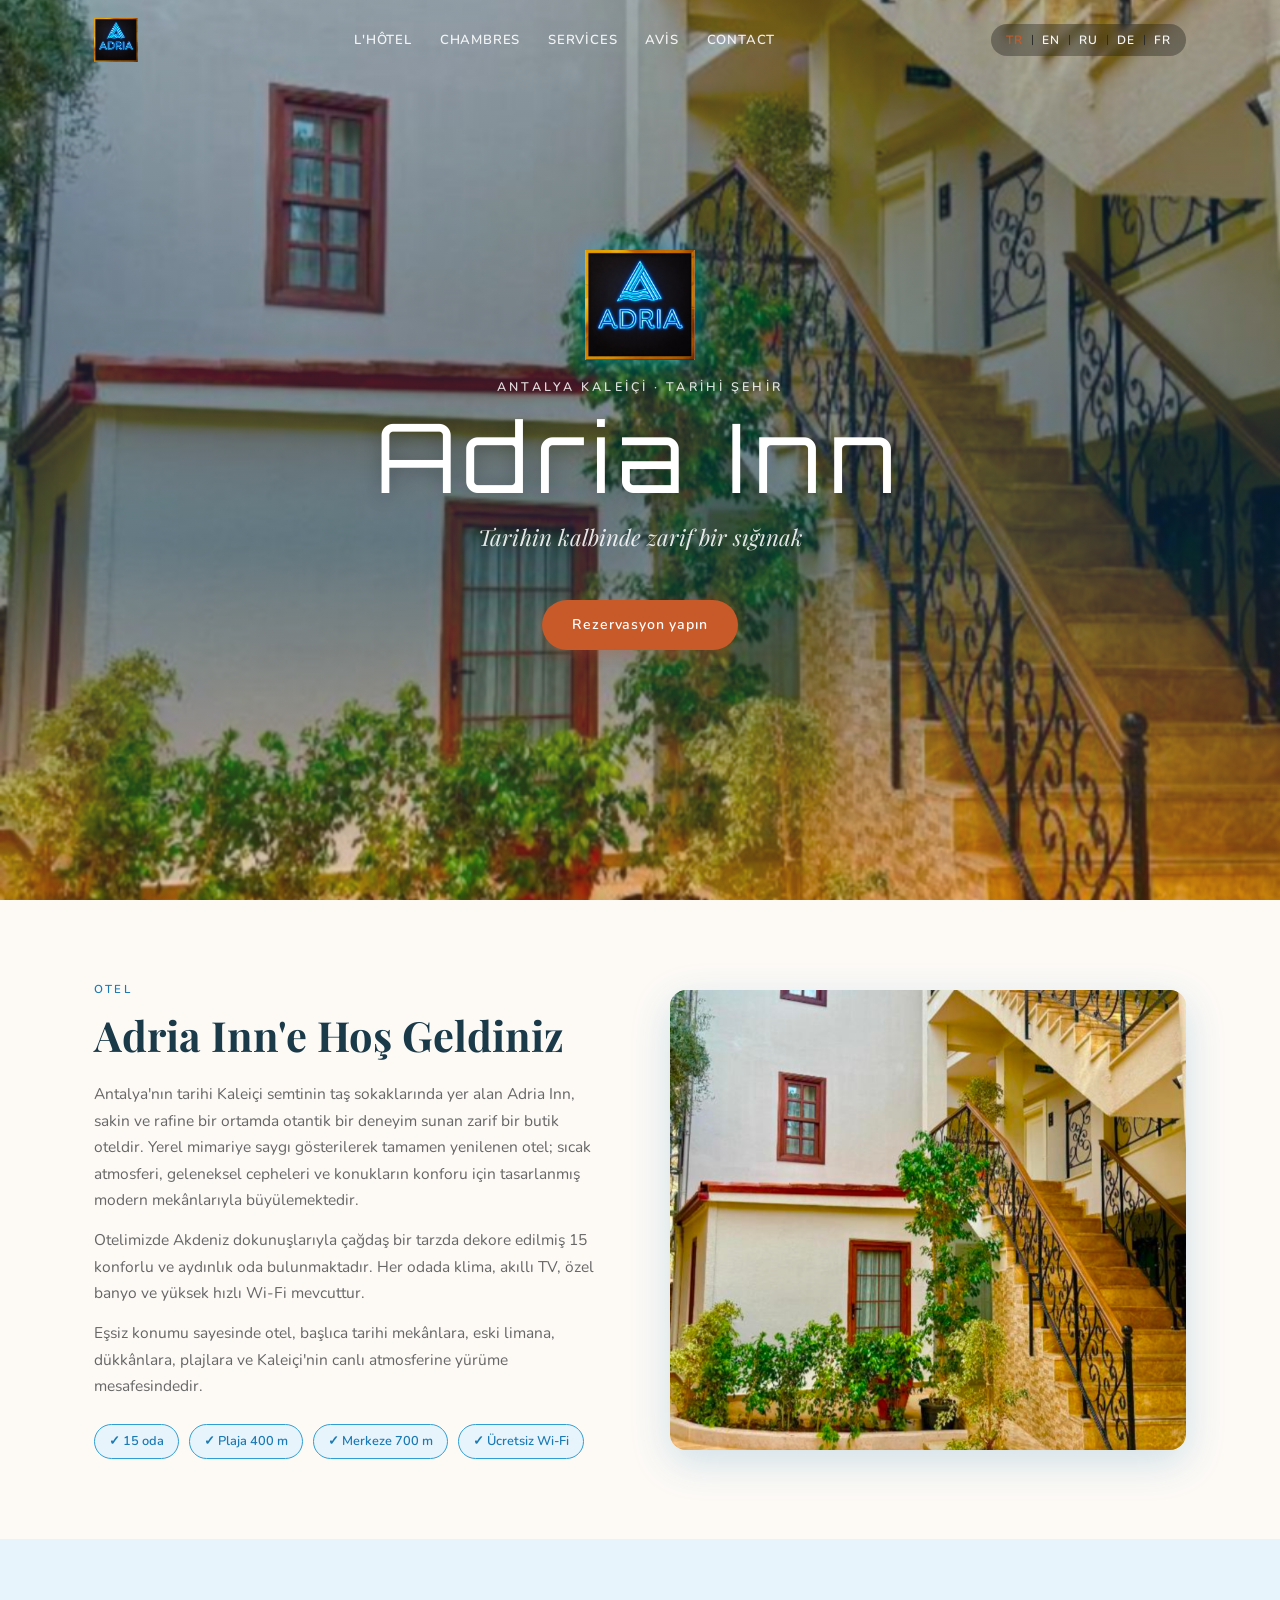
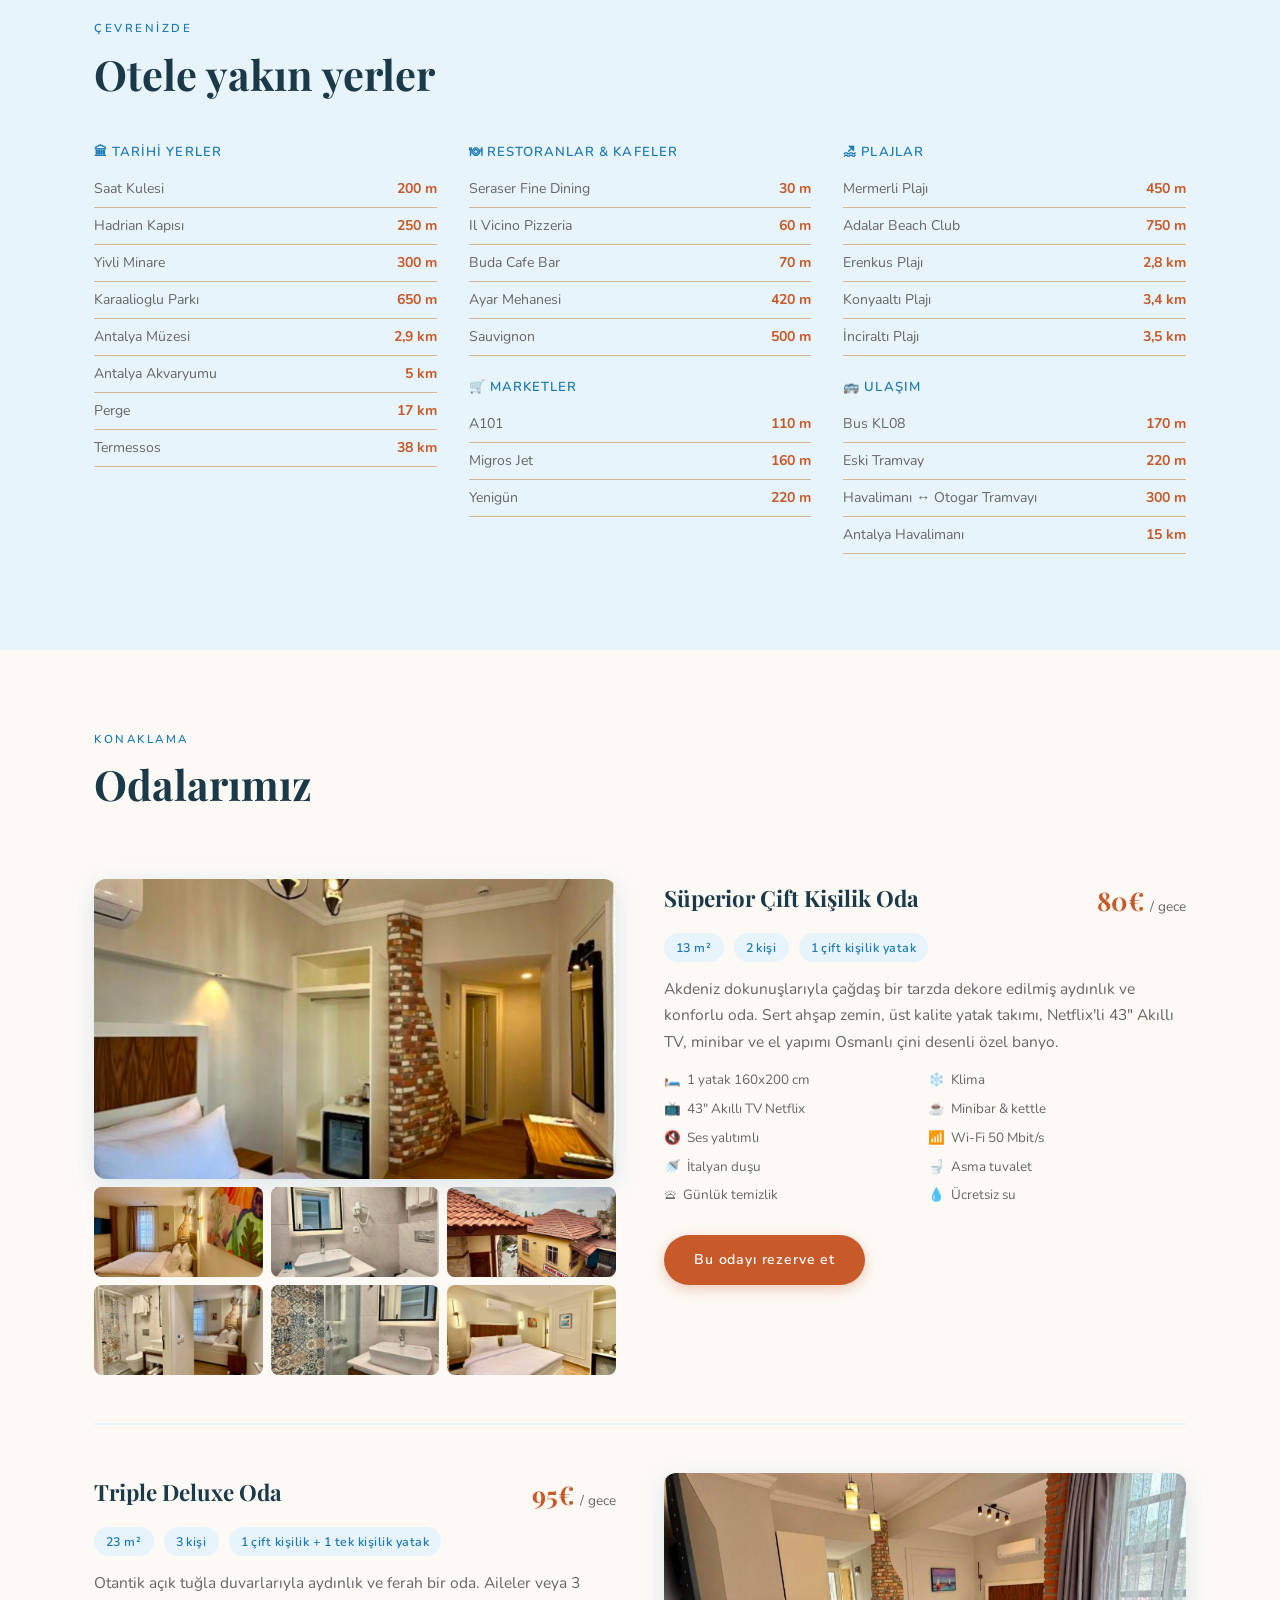
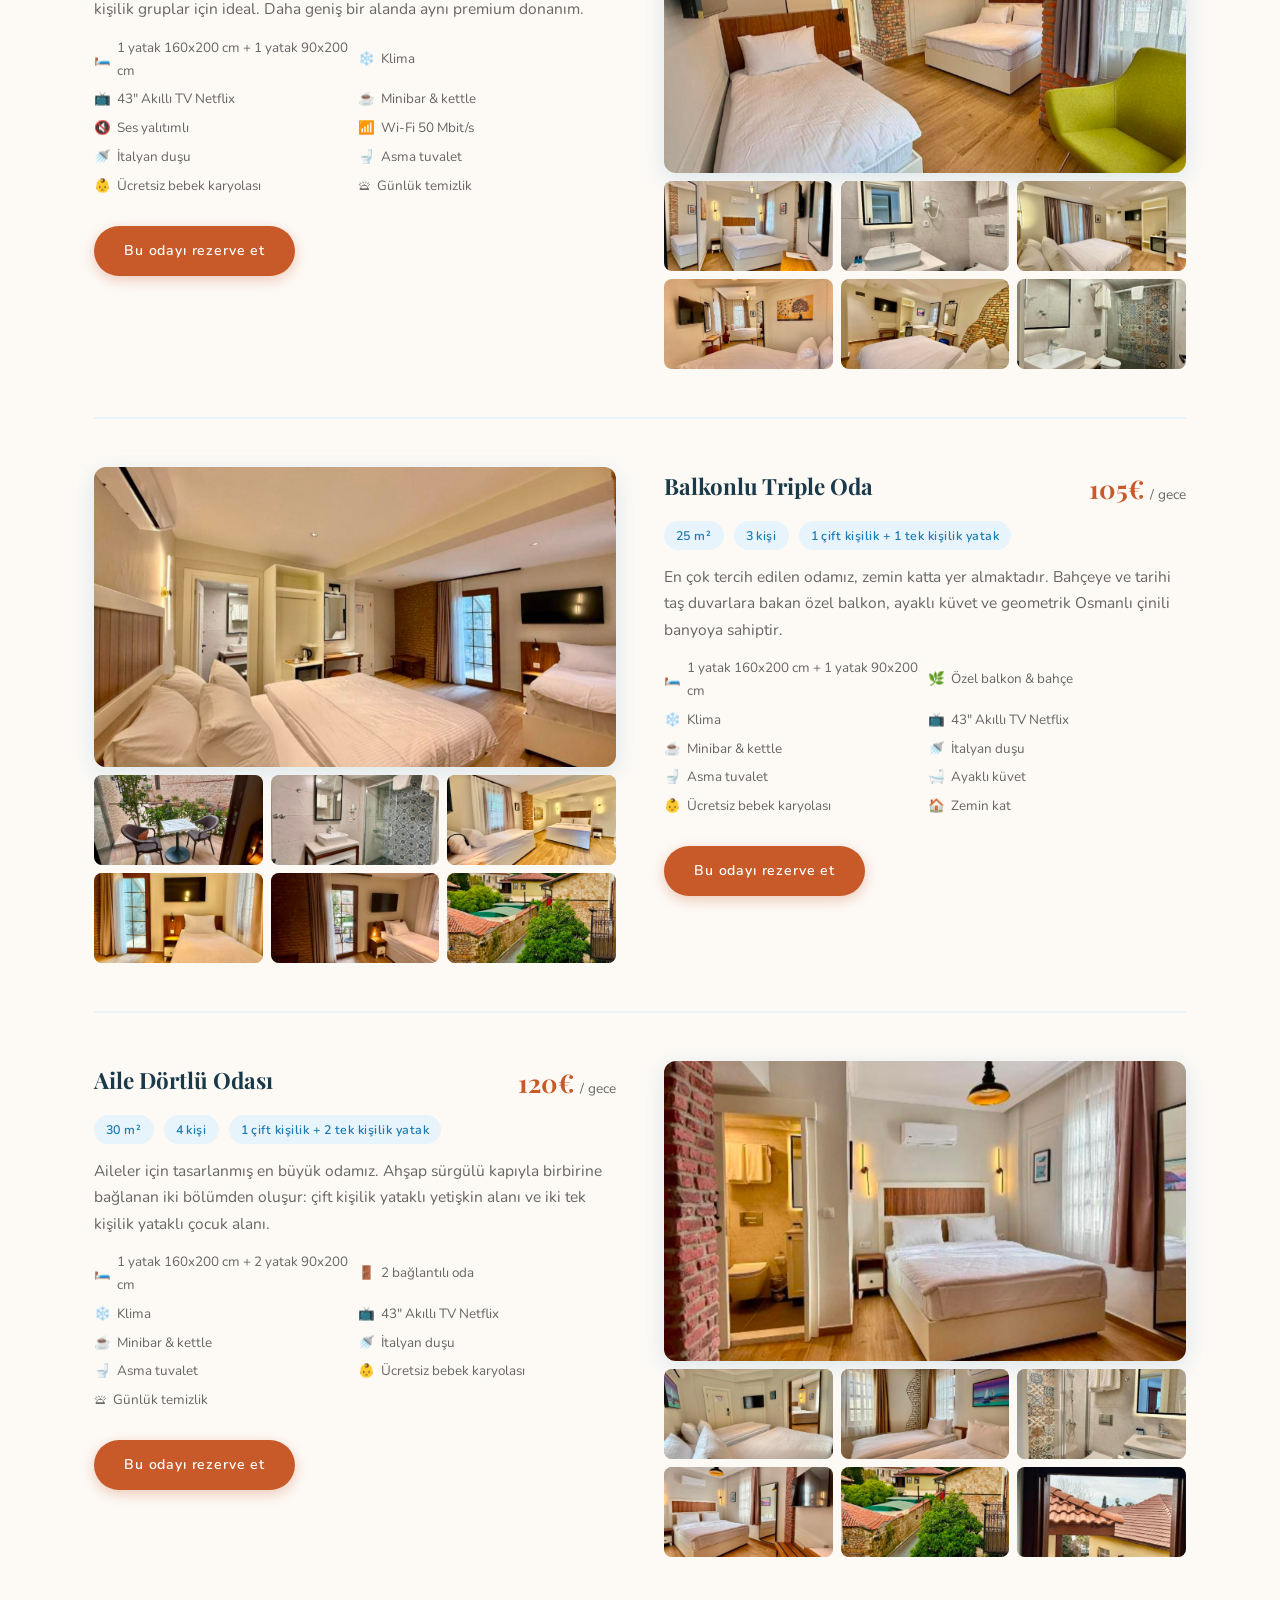
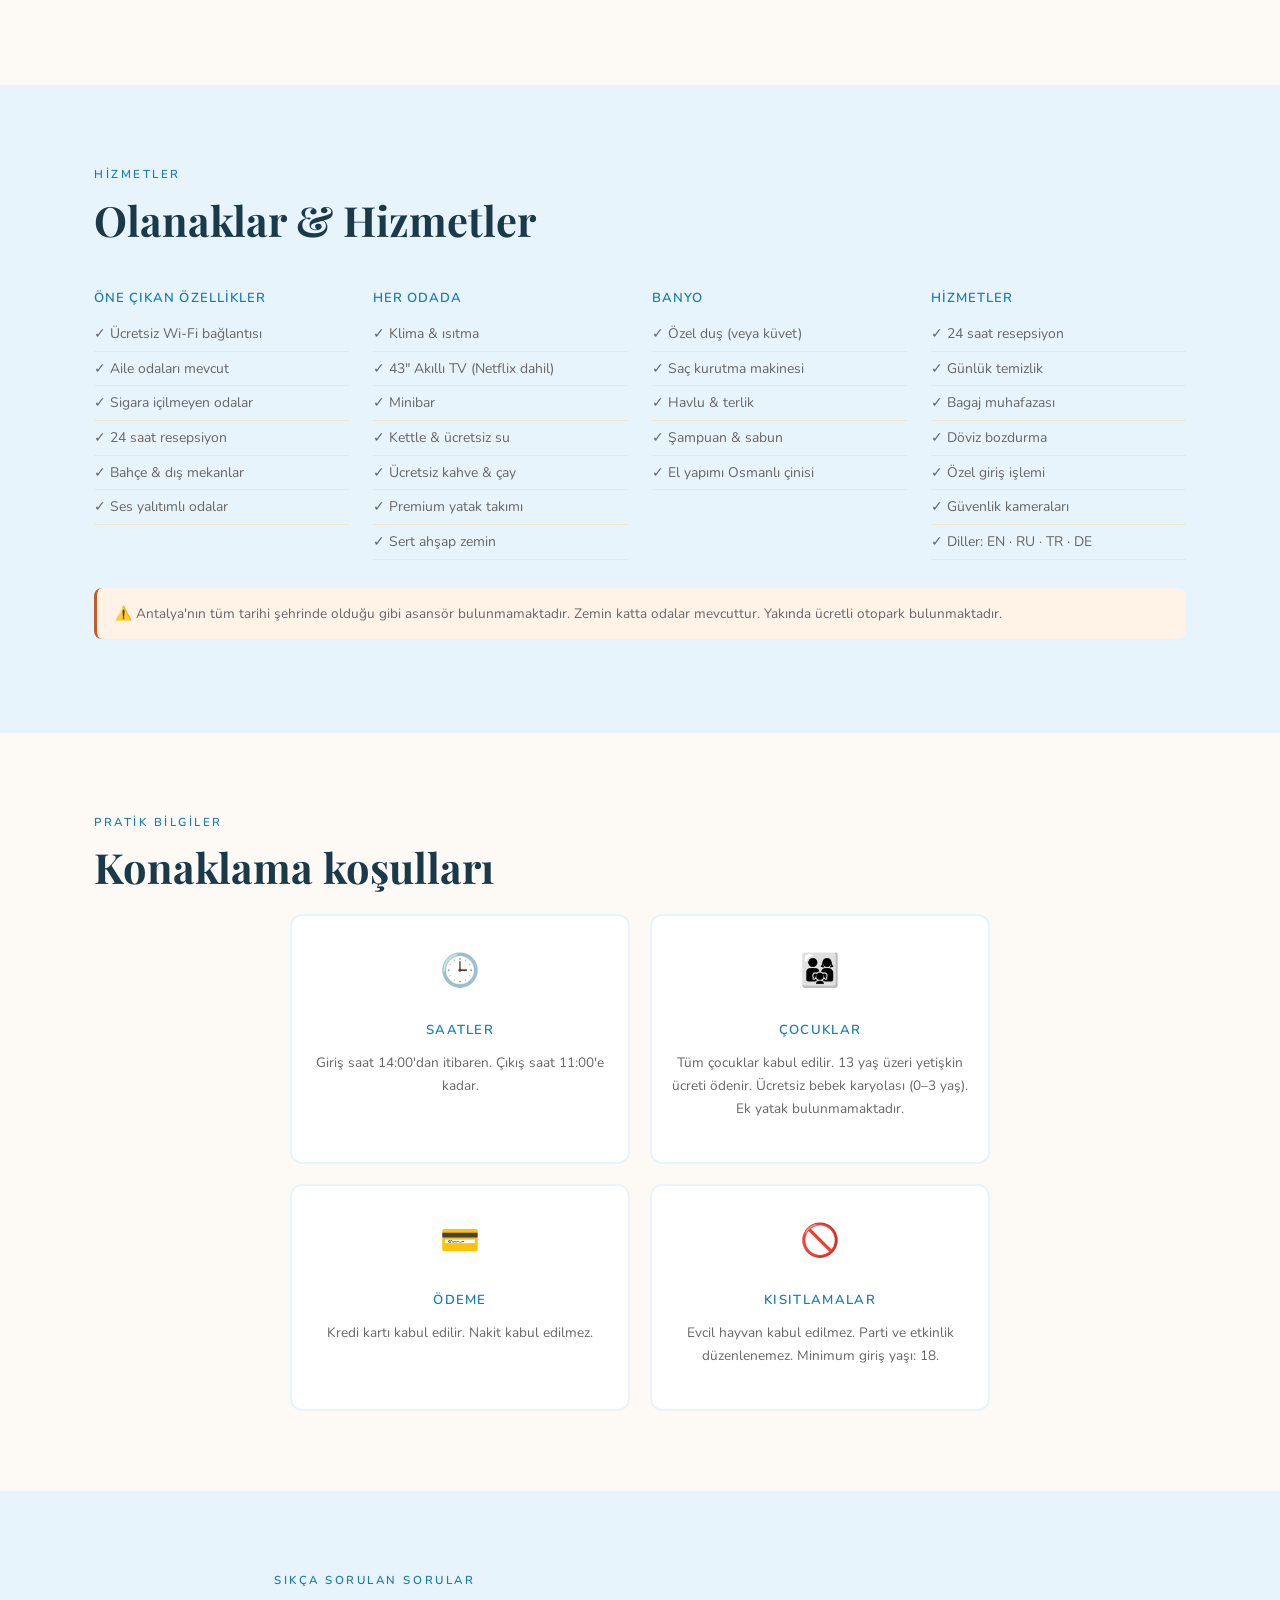
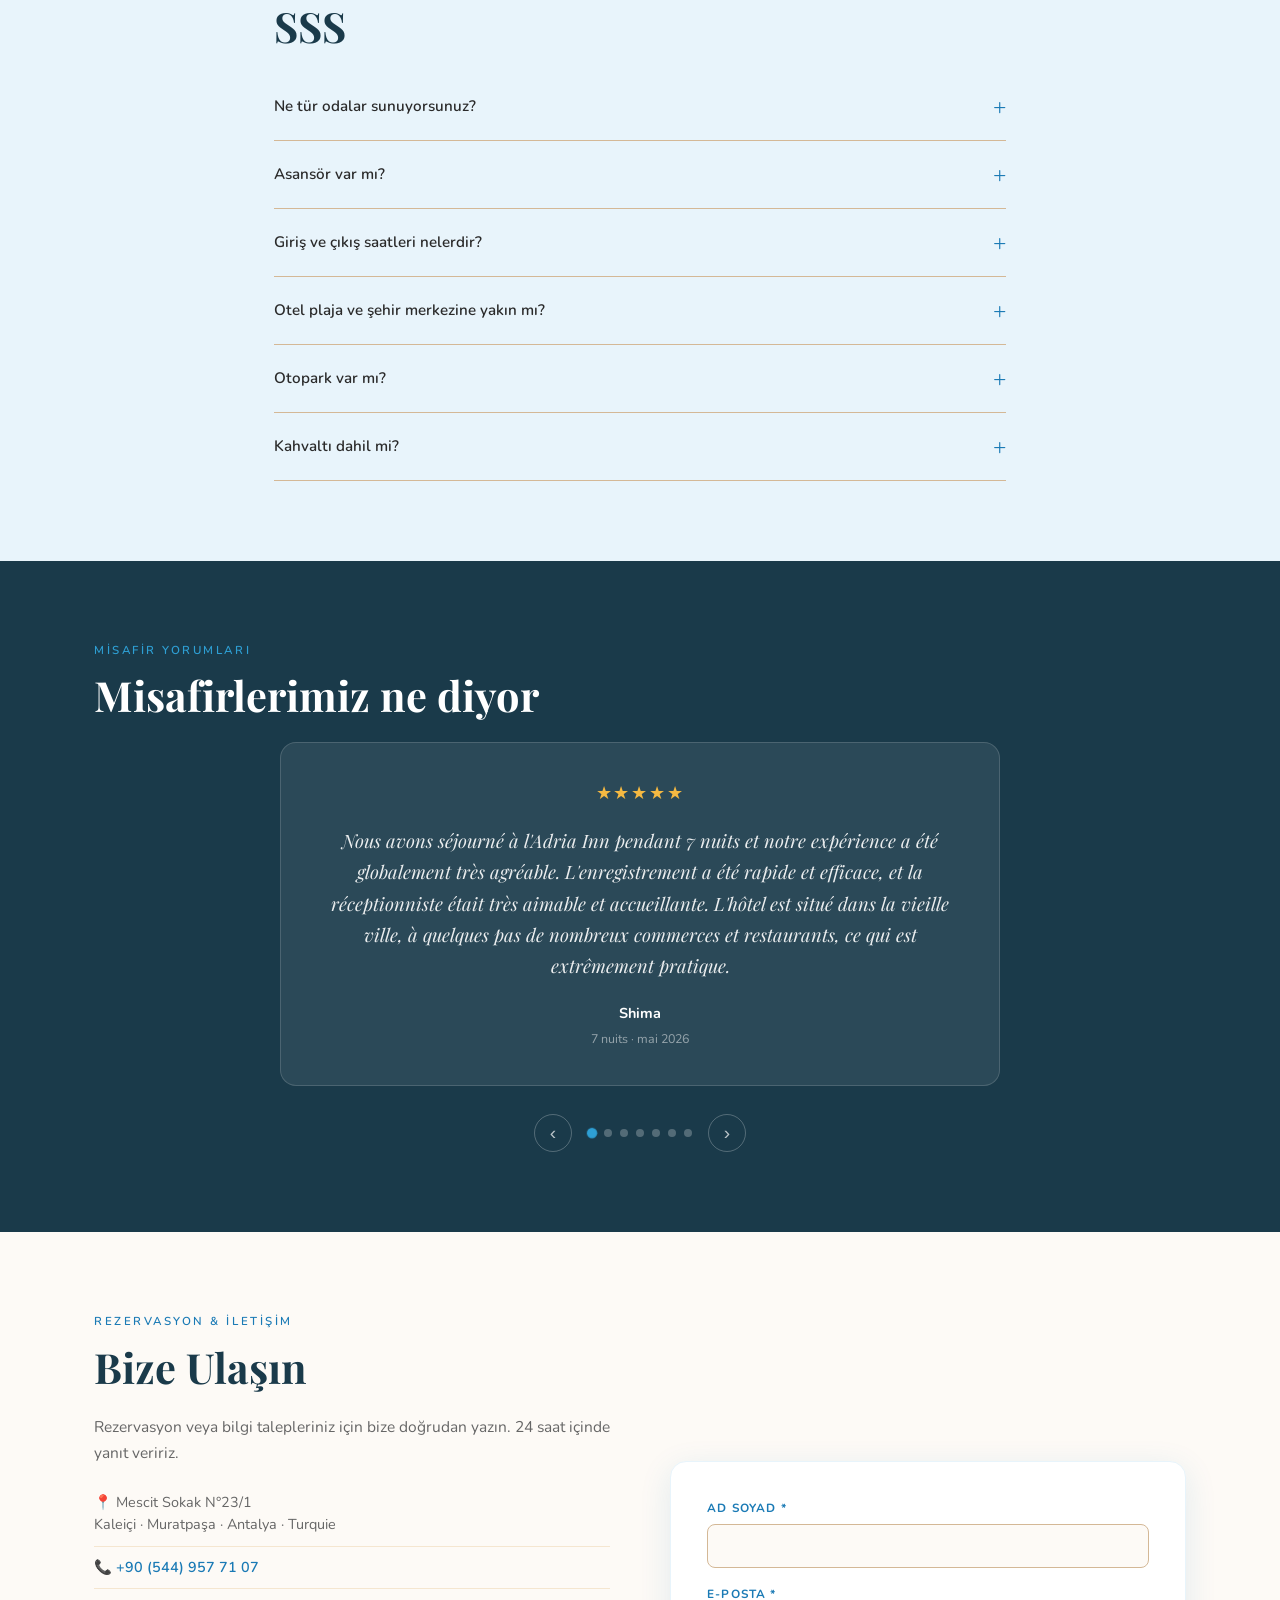
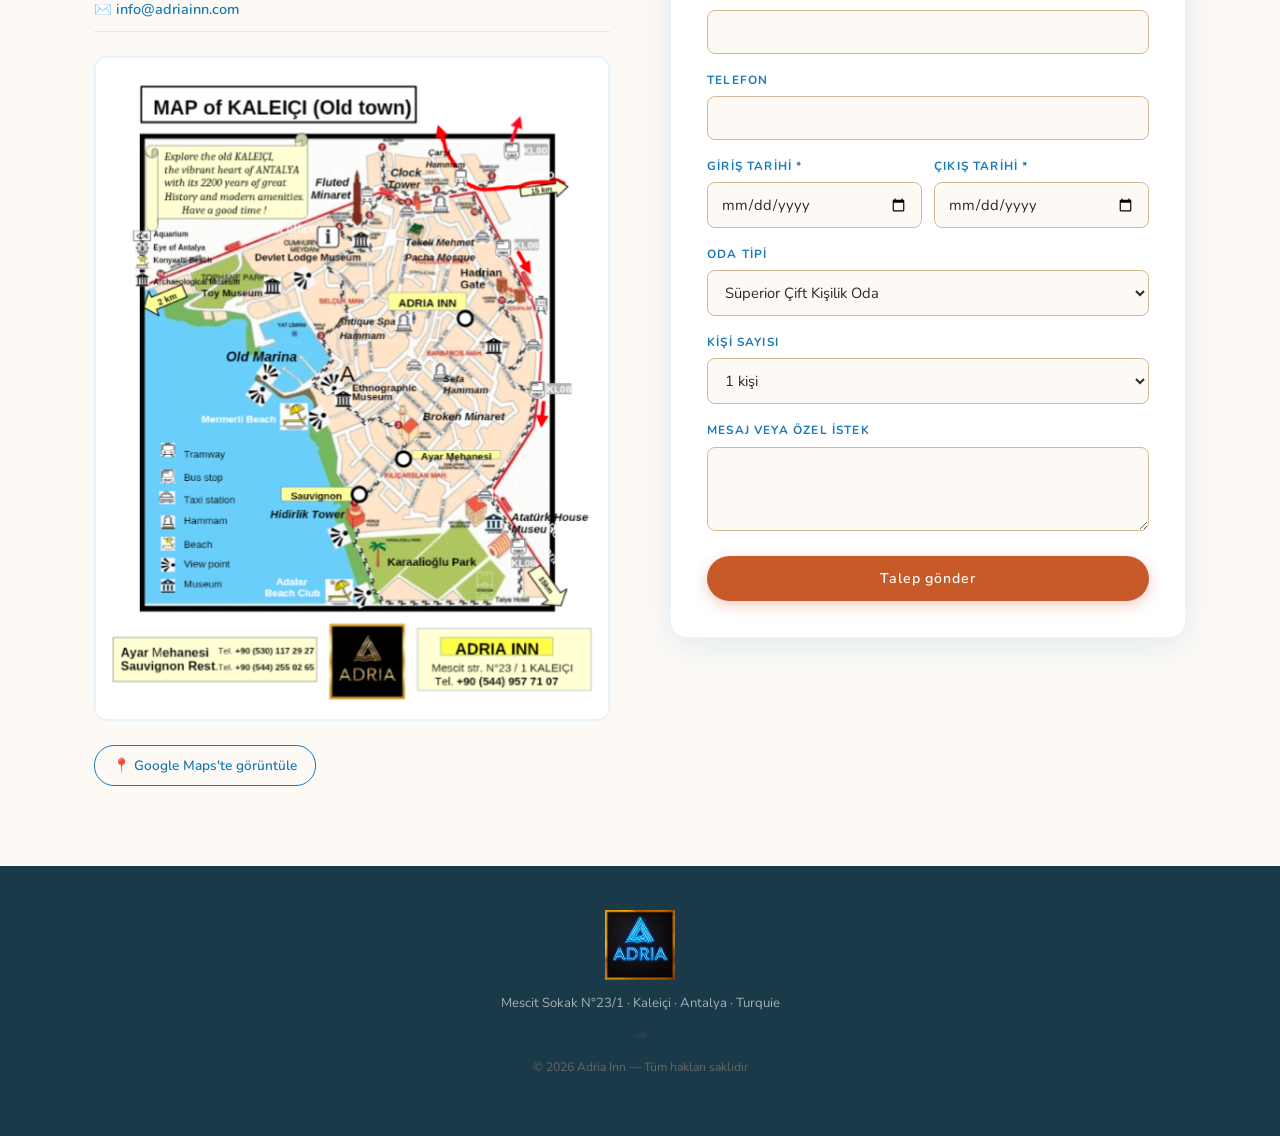
<file: index-0.html>
<!DOCTYPE html>
<!-- ✅ VERSION CORRECTE v9 — adria-inn2 — NE PAS MODIFIER CETTE LIGNE -->
<html lang="fr">
<head>
  <meta charset="UTF-8" />
  <meta name="viewport" content="width=device-width, initial-scale=1.0" />
  <title>Adria Inn – Vieille ville d'Antalya, Kaleiçi</title>
  <meta name="description" content="Hôtel de charme au cœur de Kaleiçi, vieille ville historique d'Antalya. 15 chambres modernes, emplacement exceptionnel, à 400 m de la plage." />
  <link rel="stylesheet" href="style-med.css" />
  <link href="https://fonts.googleapis.com/css2?family=Cormorant+Garamond:ital,wght@0,400;0,600;1,400&family=Jost:wght@300;400;500&family=Orbitron:wght@400;600&display=swap" rel="stylesheet" />
</head>
<body>

  <!-- ========== NAVIGATION ========== -->
  <header id="header">
    <div class="nav-inner">
      <a href="#accueil" class="logo">
        <img src="images/hôtel/logo-adria.png" alt="Adria Inn" class="logo-img" />
      </a>
      <nav>
        <a href="#presentation">L'hôtel</a>
        <a href="#chambres">Chambres</a>
        <a href="#equipements">Services</a>
        <a href="#avis">Avis</a>
        <a href="#contact">Contact</a>
      </nav>
      <div class="lang-switcher">
        <button onclick="setLang('tr')" id="btn-tr" class="lang-btn active">TR</button>
        <span>|</span>
        <button onclick="setLang('en')" id="btn-en" class="lang-btn">EN</button>
        <span>|</span>
        <button onclick="setLang('ru')" id="btn-ru" class="lang-btn">RU</button>
        <span>|</span>
        <button onclick="setLang('de')" id="btn-de" class="lang-btn">DE</button>
        <span>|</span>
        <button onclick="setLang('fr')" id="btn-fr" class="lang-btn">FR</button>
      </div>
    </div>
  </header>

  <!-- ========== HERO ========== -->
  <section id="accueil" class="hero">
    <div class="hero-overlay"></div>
    <div class="hero-content">
      <img src="images/hôtel/logo-adria.png" alt="Adria Inn" class="hero-logo" />
      <p class="hero-sub" data-i18n="hero_sub">Vieille ville d'Antalya · Kaleiçi</p>
      <h1 class="hero-title">Adria Inn</h1>
      <p class="hero-tag" data-i18n="hero_tag">Un refuge élégant au cœur de l'histoire</p>
      <a href="#contact" class="btn-primary" data-i18n="hero_btn">Réserver votre séjour</a>
    </div>
  </section>

  <!-- ========== PRÉSENTATION ========== -->
  <section id="presentation" class="section">
    <div class="container two-col">
      <div class="text-col">
        <span class="label" data-i18n="pres_label">L'hôtel</span>
        <h2 data-i18n="pres_titre">Bienvenue à l'Adria Inn</h2>
        <p data-i18n="pres_p1">Niché au cœur de la vieille ville historique de Kaleiçi à Antalya, cet élégant hôtel de charme offre une expérience authentique dans un cadre calme et raffiné. Entièrement rénové dans le respect de l'architecture locale, l'établissement séduit par son atmosphère chaleureuse, ses façades traditionnelles et ses espaces modernes pensés pour le confort des voyageurs.</p>
        <p data-i18n="pres_p2">L'hôtel dispose de 15 chambres confortables et lumineuses, décorées dans un style contemporain avec des touches méditerranéennes. Chaque chambre est équipée de tout le nécessaire : climatisation, Smart TV connectée, salle de bain privative et connexion Wi-Fi haut débit.</p>
        <p data-i18n="pres_p3">Grâce à son emplacement exceptionnel, l'hôtel est à proximité immédiate des principaux sites historiques, du vieux port, des boutiques, des plages et de l'animation de Kaleiçi.</p>
        <div class="badges">
          <span data-i18n="badge1">✓ 15 chambres</span>
          <span data-i18n="badge2">✓ Plage à 400 m</span>
          <span data-i18n="badge3">✓ Centre à 700 m</span>
          <span data-i18n="badge4">✓ Wi-Fi gratuit</span>
        </div>
      </div>
      <div class="img-col">
        <div class="hotel-slider" id="hotelSlider">
          <div class="hotel-slide active"><img src="images/hôtel/cour-escalier.png" alt="Cour intérieure" /></div>
          <div class="hotel-slide"><img src="images/hôtel/escalier.png" alt="Escalier" /></div>
          <div class="hotel-slide"><img src="images/hôtel/balcon-minaret.png" alt="Balcon et minaret" /></div>
          <div class="hotel-slide"><img src="images/hôtel/vue-ensemble.png" alt="Vue ensemble" /></div>
          <div class="hotel-slide"><img src="images/hôtel/allee.png" alt="Allée" /></div>
          <div class="hotel-slide"><img src="images/hôtel/cour-parasol.png" alt="Terrasse" /></div>
          <div class="hotel-slide"><img src="images/hôtel/couloir1.png" alt="Couloir" /></div>
          <div class="hotel-slide"><img src="images/hôtel/couloir2.png" alt="Couloir étage" /></div>
          <div class="hotel-slide"><img src="images/hôtel/vue-rue1.png" alt="Rue de Kaleiçi" /></div>
          <div class="hotel-slide"><img src="images/hôtel/fenetre1.png" alt="Vue depuis la fenêtre" /></div>
          <div class="hotel-slide"><img src="images/hôtel/vue-kaleici.png" alt="Vue sur Kaleiçi" /></div>
        </div>
      </div>
    </div>
  </section>

  <!-- ========== PROXIMITÉ ========== -->
  <section id="proximite" class="section bg-sand">
    <div class="container">
      <span class="label" data-i18n="prox_label">Autour de vous</span>
      <h2 data-i18n="prox_titre">À proximité de l'hôtel</h2>
      <div class="proximite-grid">

        <div class="prox-col">
          <h4 data-i18n="prox_h1">🏛 Sites historiques</h4>
          <ul>
            <li>Tour de l'horloge <span>200 m</span></li>
            <li>Porte d'Hadrien <span>250 m</span></li>
            <li>Minaret canelé <span>300 m</span></li>
            <li>Karaalioglu Park <span>650 m</span></li>
            <li>Musée d'Antalya <span>2,9 km</span></li>
            <li>Aquarium d'Antalya <span>5 km</span></li>
            <li>Perge <span>17 km</span></li>
            <li>Termessos <span>38 km</span></li>
          </ul>
        </div>

        <div class="prox-col">
          <h4 data-i18n="prox_h2">🍽 Restaurants &amp; cafés</h4>
          <ul>
            <li>Buda Cafe Bar <span>30 m</span></li>
            <li>Il Vicino Pizzeria <span>60 m</span></li>
            <li>Seraser Fine Dining <span>70 m</span></li>
            <li>Ayar Mehanesi <span>420 m</span></li>
            <li>Sauvignon <span>500 m</span></li>
          </ul>
          <h4 data-i18n="prox_h3">🛒 Commerces</h4>
          <ul>
            <li>A101 <span>110 m</span></li>
            <li>Migros Jet <span>160 m</span></li>
            <li>Yenigün <span>220 m</span></li>
          </ul>
        </div>

        <div class="prox-col">
          <h4 data-i18n="prox_h4">🏖 Plages</h4>
          <ul>
            <li>Mermerli Plajı <span>450 m</span></li>
            <li>Adalar Beach Club <span>750 m</span></li>
            <li>Erenkus Plajı <span>2,8 km</span></li>
            <li>Konyaaltı Plajı <span>3,4 km</span></li>
            <li>İnciraltı Plajı <span>3,5 km</span></li>
          </ul>
          <h4 data-i18n="prox_h5">🚌 Transports</h4>
          <ul>
            <li>Bus KL08 <span>170 m</span></li>
            <li>Vieux Tramway <span>220 m</span></li>
            <li>Tramway Aéroport ↔ Gare <span>300 m</span></li>
            <li>Aéroport d'Antalya <span>15 km</span></li>
          </ul>
        </div>

      </div>
    </div>
  </section>

  <!-- ========== CHAMBRES ========== -->
  <section id="chambres" class="section">
    <div class="container">
      <span class="label" data-i18n="ch_label">Hébergement</span>
      <h2 data-i18n="ch_titre">Nos Chambres</h2>

      <!-- Chambre 1 : Double Supérieure -->
      <div class="room-block">
        <div class="room-photos">
          <div class="room-main">
            <!-- ════ PHOTO PRINCIPALE : changer le nom du fichier ci-dessous ════ -->
            <img id="main-photo-double" src="images/chambre/double/double-01.png" alt="Chambre Double Supérieure" />
          </div>
          <div class="room-thumbs">
            <img src="images/chambre/double/double-02.png" alt="" />
            <img src="images/chambre/double/double-sdb1.png" alt="" />
            <img src="images/hôtel/vue-rue1.png" alt="" />
            <img src="images/chambre/double/double-entrée.png" alt="" />
            <img src="images/chambre/double/double-sdb2.png" alt="" />
            <img src="images/chambre/double/double-03.png" alt="" />
          </div>
        </div>
        <div class="room-info">
          <div class="room-header">
            <h3 data-i18n="ch1_nom">Chambre Double Supérieure</h3>
            <!-- ════ PRIX : changer le chiffre 70 ci-dessous ════ -->
            <div class="room-price" id="room-prix-double">70€ <span data-i18n="par_nuit">/ nuit</span></div>
          </div>
          <div class="room-specs">
            <span>13 m²</span>
            <span data-i18n="ch1_pers">2 personnes</span>
            <span data-i18n="ch1_lits">1 grand lit</span>
          </div>
          <p data-i18n="ch1_desc">Confortable et lumineuse, décorée dans un style contemporain aux touches méditerranéennes. Parquet en bois dur, literie de qualité supérieure, Smart TV 43" avec Netflix, minibar, et salle de bain privée avec carrelage ottoman artisanal.</p>
          <ul class="amenities">
            <li>🛏️ <span data-i18n="ch1_lits_dim">1 lit 160x200 cm</span></li>

            <li>❄️ <span data-i18n="am_clim">Climatisation</span></li>
            <li>📺 <span data-i18n="am_tv">Smart TV 43" Netflix</span></li>
            <li>☕ <span data-i18n="am_minibar">Minibar & bouilloire</span></li>
            <li>🔇 <span data-i18n="am_sono">Insonorisée</span></li>
            <li>📶 <span data-i18n="am_wifi">Wi-Fi 50 Mbit/s</span></li>
            <li>🚿 <span data-i18n="am_douche">Douche à l'italienne</span></li>
            <li>🚽 <span data-i18n="am_wc">WC suspendu</span></li>
            <li>🛎 <span data-i18n="am_menage">Ménage quotidien</span></li>
            <li>💧 <span data-i18n="am_eau">Eau offerte</span></li>
          </ul>
          <a href="#contact" class="btn-primary" data-i18n="btn_reserver">Réserver cette chambre</a>
        </div>
      </div>

      <!-- Chambre 2 : Triple Deluxe -->
      <div class="room-block reverse">
        <div class="room-photos">
          <div class="room-main">
            <!-- ════ PHOTO PRINCIPALE : changer le nom du fichier ci-dessous ════ -->
            <img id="main-photo-triple-deluxe" src="images/chambre/triple/triple-deluxe-02.png" alt="Chambre Triple Deluxe" />
          </div>
          <div class="room-thumbs">
            <img src="images/chambre/triple/triple-deluxe-04.png" alt="" />
            <img src="images/chambre/triple/triple-deluxe-sdb01.png" alt="" />
            <img src="images/chambre/triple/triple-deluxe-07.png" alt="" />
            <img src="images/chambre/triple/triple-deluxe-03.png" alt="" />
            <img src="images/chambre/triple/triple-deluxe-05.png" alt="" />
            <img src="images/chambre/triple/triple-deluxe-sdb02.png" alt="" />
          </div>
        </div>
        <div class="room-info">
          <div class="room-header">
            <h3 data-i18n="ch2_nom">Chambre Triple Deluxe</h3>
            <!-- ════ PRIX : changer le chiffre 85 ci-dessous ════ -->
            <div class="room-price" id="room-prix-triple-deluxe">85€ <span data-i18n="par_nuit">/ nuit</span></div>
          </div>
          <div class="room-specs">
            <span>23 m²</span>
            <span data-i18n="ch2_pers">3 personnes</span>
            <span data-i18n="ch2_lits">1 grand lit + 1 lit simple</span>
          </div>
          <p data-i18n="ch2_desc">Spacieuse et lumineuse, avec mur en briques apparentes authentiques. Idéale pour les familles ou groupes de 3 personnes. Mêmes équipements haut de gamme, dans un espace plus généreux.</p>
          <ul class="amenities">
            <li>🛏️ <span data-i18n="ch2_lits_dim">1 lit 160x200 cm + 1 lit 90x200 cm</span></li>

            <li>❄️ <span data-i18n="am_clim">Climatisation</span></li>
            <li>📺 <span data-i18n="am_tv">Smart TV 43" Netflix</span></li>
            <li>☕ <span data-i18n="am_minibar">Minibar & bouilloire</span></li>
            <li>🔇 <span data-i18n="am_sono">Insonorisée</span></li>
            <li>📶 <span data-i18n="am_wifi">Wi-Fi 50 Mbit/s</span></li>
            <li>🚿 <span data-i18n="am_douche">Douche à l'italienne</span></li>
            <li>🚽 <span data-i18n="am_wc">WC suspendu</span></li>
            <li>👶 <span data-i18n="am_bebe">Lit bébé gratuit</span></li>
            <li>🛎 <span data-i18n="am_menage">Ménage quotidien</span></li>
          </ul>
          <a href="#contact" class="btn-primary" data-i18n="btn_reserver">Réserver cette chambre</a>
        </div>
      </div>

      <!-- Chambre 3 : Triple avec Balcon -->
      <div class="room-block">
        <div class="room-photos">
          <div class="room-main">
            <!-- ════ PHOTO PRINCIPALE : changer le nom du fichier ci-dessous ════ -->
            <img id="main-photo-triple-balcon" src="images/chambre/balcon/balcon-01.png" alt="Chambre Triple avec Balcon" />
          </div>
          <div class="room-thumbs">
            <img src="images/chambre/balcon/balcon-terrasse.png" alt="" />
            <img src="images/chambre/balcon/balcon-sdb.png" alt="" />
            <img src="images/chambre/balcon/balcon-02.png" alt="" />
            <img src="images/chambre/balcon/balcon-03.png" alt="" />
            <img src="images/chambre/balcon/balcon-04.png" alt="" />
            <img src="images/hôtel/vue-kaleici.png" alt="" />
          </div>
        </div>
        <div class="room-info">
          <div class="room-header">
            <h3 data-i18n="ch3_nom">Chambre Triple avec Balcon</h3>
            <!-- ════ PRIX : changer le chiffre 90 ci-dessous ════ -->
            <div class="room-price" id="room-prix-triple-balcon">90€ <span data-i18n="par_nuit">/ nuit</span></div>
          </div>
          <div class="room-specs">
            <span>25 m²</span>
            <span data-i18n="ch3_pers">3 personnes</span>
            <span data-i18n="ch3_lits">1 grand lit + 1 lit simple</span>
          </div>
          <p data-i18n="ch3_desc">Notre chambre la plus appréciée, au rez-de-chaussée. Elle dispose d'un balcon privé avec table et chaises donnant sur le jardin et les murs de pierre anciens. Salle de bain avec baignoire îlot et carrelage ottoman géométrique.</p>
          <ul class="amenities">
            <li>🛏️ <span data-i18n="ch3_lits_dim">1 lit 160x200 cm + 1 lit 90x200 cm</span></li>

            <li>🌿 <span data-i18n="am_balcon">Balcon privé & jardin</span></li>
            <li>❄️ <span data-i18n="am_clim">Climatisation</span></li>
            <li>📺 <span data-i18n="am_tv">Smart TV 43" Netflix</span></li>
            <li>☕ <span data-i18n="am_minibar">Minibar & bouilloire</span></li>
            <li>🚿 <span data-i18n="am_douche">Douche à l'italienne</span></li>
            <li>🚽 <span data-i18n="am_wc">WC suspendu</span></li>
            <li>🛁 <span data-i18n="am_baignoire">Baignoire îlot</span></li>
            <li>👶 <span data-i18n="am_bebe">Lit bébé gratuit</span></li>
            <li>🏠 <span data-i18n="am_rdc">Rez-de-chaussée</span></li>
          </ul>
          <a href="#contact" class="btn-primary" data-i18n="btn_reserver">Réserver cette chambre</a>
        </div>
      </div>

      <!-- Chambre 4 : Familiale -->
      <div class="room-block reverse">
        <div class="room-photos">
          <div class="room-main">
            <!-- ════ PHOTO PRINCIPALE : changer le nom du fichier ci-dessous ════ -->
            <img id="main-photo-familiale" src="images/chambre/familiale/familiale-01.png" alt="Chambre Quadruple Familiale" />
          </div>
          <div class="room-thumbs">
            <img src="images/chambre/familiale/familiale-04.png" alt="" />
            <img src="images/chambre/familiale/familiale-05.png" alt="" />
            <img src="images/chambre/familiale/familiale-sdb.png" alt="" />
            <img src="images/chambre/familiale/familiale-02.png" alt="" />
            <img src="images/hôtel/vue-kaleici.png" alt="" />
            <img src="images/hôtel/fenetre2.png" alt="" />
          </div>
        </div>
        <div class="room-info">
          <div class="room-header">
            <h3 data-i18n="ch4_nom">Chambre Quadruple Familiale</h3>
            <!-- ════ PRIX : changer le chiffre 95 ci-dessous ════ -->
            <div class="room-price" id="room-prix-familiale">95€ <span data-i18n="par_nuit">/ nuit</span></div>
          </div>
          <div class="room-specs">
            <span>30 m²</span>
            <span data-i18n="ch4_pers">4 personnes</span>
            <span data-i18n="ch4_lits">1 grand lit + 2 lits simples</span>
          </div>
          <p data-i18n="ch4_desc">Notre plus grande chambre, conçue pour les familles. Elle se compose de deux espaces communicants reliés par une porte coulissante en bois : un espace adultes avec grand lit, et un espace enfants avec deux lits simples. Idéal pour une vraie intimité familiale.</p>
          <ul class="amenities">
            <li>🛏️ <span data-i18n="ch4_lits_dim">1 lit 160x200 cm + 2 lits 90x200 cm</span></li>

            <li>🚪 <span data-i18n="am_comm">2 pièces communicantes</span></li>
            <li>❄️ <span data-i18n="am_clim">Climatisation</span></li>
            <li>📺 <span data-i18n="am_tv">Smart TV 43" Netflix</span></li>
            <li>☕ <span data-i18n="am_minibar">Minibar & bouilloire</span></li>
            <li>🚿 <span data-i18n="am_douche">Douche à l'italienne</span></li>
            <li>🚽 <span data-i18n="am_wc">WC suspendu</span></li>
            <li>👶 <span data-i18n="am_bebe">Lit bébé gratuit</span></li>
            <li>🛎 <span data-i18n="am_menage">Ménage quotidien</span></li>
          </ul>
          <a href="#contact" class="btn-primary" data-i18n="btn_reserver">Réserver cette chambre</a>
        </div>
      </div>

    </div>
  </section>

  <!-- ========== ÉQUIPEMENTS ========== -->
  <section id="equipements" class="section bg-sand">
    <div class="container">
      <span class="label" data-i18n="eq_label">Services</span>
      <h2 data-i18n="eq_titre">Équipements & Services</h2>
      <div class="equip-grid">
        <div class="equip-col">
          <h4 data-i18n="eq1_titre">Points forts</h4>
          <ul class="equip-list">
            <li>✓ <span data-i18n="eq_f1">Connexion Wi-Fi gratuite</span></li>
            <li>✓ <span data-i18n="eq_f2">Chambres familiales disponibles</span></li>
            <li>✓ <span data-i18n="eq_f3">Chambres non-fumeurs</span></li>
            <li>✓ <span data-i18n="eq_f4">Réception ouverte 24h/24</span></li>
            <li>✓ <span data-i18n="eq_f5">Jardin & espaces extérieurs</span></li>
            <li>✓ <span data-i18n="eq_f6">Chambres insonorisées</span></li>
          </ul>
        </div>
        <div class="equip-col">
          <h4 data-i18n="eq2_titre">Dans chaque chambre</h4>
          <ul class="equip-list">
            <li>✓ <span data-i18n="eq_c1">Climatisation & chauffage</span></li>
            <li>✓ <span data-i18n="eq_c2">Smart TV 43" (Netflix inclus)</span></li>
            <li>✓ <span data-i18n="eq_c3">Minibar</span></li>
            <li>✓ <span data-i18n="eq_c4">Bouilloire & eau offerte</span></li>
            <li>✓ <span data-i18n="eq_c5">Café & thé offerts</span></li>
            <li>✓ <span data-i18n="eq_c6">Literie de qualité supérieure</span></li>
            <li>✓ <span data-i18n="eq_c7">Parquet en bois dur</span></li>
          </ul>
        </div>
        <div class="equip-col">
          <h4 data-i18n="eq3_titre">Salle de bain</h4>
          <ul class="equip-list">
            <li>✓ <span data-i18n="eq_s1">Douche privée (ou baignoire)</span></li>
            <li>✓ <span data-i18n="eq_s2">Sèche-cheveux</span></li>
            <li>✓ <span data-i18n="eq_s3">Serviettes & chaussons</span></li>
            <li>✓ <span data-i18n="eq_s4">Shampoing & savon</span></li>
            <li>✓ <span data-i18n="eq_s5">Carrelage ottoman artisanal</span></li>
          </ul>
        </div>
        <div class="equip-col">
          <h4 data-i18n="eq4_titre">Services</h4>
          <ul class="equip-list">
            <li>✓ <span data-i18n="eq_sv1">Réception 24h/24</span></li>
            <li>✓ <span data-i18n="eq_sv2">Ménage quotidien</span></li>
            <li>✓ <span data-i18n="eq_sv3">Bagagerie</span></li>
            <li>✓ <span data-i18n="eq_sv4">Service de change</span></li>
            <li>✓ <span data-i18n="eq_sv5">Enregistrement privé</span></li>
            <li>✓ <span data-i18n="eq_sv6">Caméras de sécurité</span></li>
            <li>✓ <span data-i18n="eq_sv7">Langues : EN · RU · TR · DE</span></li>
          </ul>
        </div>
      </div>
      <p class="equip-note" data-i18n="eq_note">⚠️ L'établissement n'est pas équipé d'ascenseur (contrainte de la vieille ville). Des chambres de plain-pied sont disponibles. Parking payant à proximité immédiate.</p>
    </div>
  </section>

  <!-- ========== CONDITIONS ========== -->
  <section id="conditions" class="section">
    <div class="container">
      <span class="label" data-i18n="cond_label">Informations pratiques</span>
      <h2 data-i18n="cond_titre">Conditions de séjour</h2>
      <div class="conditions-grid">
        <div class="cond-item">
          <div class="cond-icon">🕒</div>
          <h4 data-i18n="cond1_titre">Horaires</h4>
          <p data-i18n="cond1_texte">Arrivée à partir de <strong>14h00</strong><br>Départ avant <strong>11h00</strong></p>
        </div>
        <div class="cond-item">
          <div class="cond-icon">👨‍👩‍👧</div>
          <h4 data-i18n="cond2_titre">Enfants</h4>
          <p data-i18n="cond2_texte">Tous bienvenus. +13 ans facturés adulte. Lit bébé gratuit (0–3 ans). Pas de lit d'appoint.</p>
        </div>
        <div class="cond-item">
          <div class="cond-icon">💳</div>
          <h4 data-i18n="cond3_titre">Paiement</h4>
          <p data-i18n="cond3_texte">Cartes bancaires acceptées. Espèces non acceptées.</p>
        </div>
        <div class="cond-item">
          <div class="cond-icon">🚫</div>
          <h4 data-i18n="cond4_titre">Restrictions</h4>
          <p data-i18n="cond4_texte">Animaux non admis. Fêtes & événements interdits. Âge minimum d'enregistrement : 18 ans.</p>
        </div>
      </div>
    </div>
  </section>

  <!-- ========== FAQ ========== -->
  <section id="faq" class="section bg-sand">
    <div class="container faq-wrap">
      <span class="label" data-i18n="faq_label">Questions fréquentes</span>
      <h2 data-i18n="faq_titre">FAQ</h2>
      <div class="faq-list">

        <div class="faq-item">
          <button class="faq-q" onclick="toggleFaq(this)">
            <span data-i18n="faq1_q">Quels types de chambres proposez-vous ?</span>
            <span class="faq-icon">+</span>
          </button>
          <div class="faq-a">
            <p data-i18n="faq1_r">L'Adria Inn propose quatre types de chambres : Chambre Double Supérieure (13 m² · 70€), Chambre Triple Deluxe (23 m² · 85€), Chambre Triple avec Balcon (25 m² · 90€) et Chambre Quadruple Familiale (30 m² · 95€).</p>
          </div>
        </div>

        <div class="faq-item">
          <button class="faq-q" onclick="toggleFaq(this)">
            <span data-i18n="faq2_q">Y a-t-il un ascenseur ?</span>
            <span class="faq-icon">+</span>
          </button>
          <div class="faq-a">
            <p data-i18n="faq2_r">Comme dans toute la vieille ville d'Antalya, il n'y a pas d'ascenseur pour accéder aux étages. Nous proposons toutefois des chambres accessibles de plain-pied pour les personnes à mobilité réduite ou voyageant avec de lourds bagages.</p>
          </div>
        </div>

        <div class="faq-item">
          <button class="faq-q" onclick="toggleFaq(this)">
            <span data-i18n="faq3_q">Quels sont les horaires d'arrivée et de départ ?</span>
            <span class="faq-icon">+</span>
          </button>
          <div class="faq-a">
            <p data-i18n="faq3_r">L'enregistrement se fait à partir de <strong>14h00</strong> et le départ avant <strong>11h00</strong>. Notre réception est ouverte 24h/24 pour vous accueillir à toute heure.</p>
          </div>
        </div>

        <div class="faq-item">
          <button class="faq-q" onclick="toggleFaq(this)">
            <span data-i18n="faq4_q">L'hôtel est-il proche de la plage et du centre ?</span>
            <span class="faq-icon">+</span>
          </button>
          <div class="faq-a">
            <p data-i18n="faq4_r">Oui, la plage Mermerli Plajı se trouve à seulement <strong>450 m</strong> à pied. Le centre-ville d'Antalya est à environ <strong>700 m</strong>. La Porte d'Hadrien et la Tour de l'horloge sont accessibles en moins de 5 minutes à pied.</p>
          </div>
        </div>

        <div class="faq-item">
          <button class="faq-q" onclick="toggleFaq(this)">
            <span data-i18n="faq5_q">Y a-t-il un parking ?</span>
            <span class="faq-icon">+</span>
          </button>
          <div class="faq-a">
            <p data-i18n="faq5_r">L'établissement ne dispose pas de parking privé, conformément aux contraintes de la vieille ville. Un parking payant est disponible à proximité immédiate.</p>
          </div>
        </div>

        <div class="faq-item">
          <button class="faq-q" onclick="toggleFaq(this)">
            <span data-i18n="faq6_q">Le petit-déjeuner est-il inclus ?</span>
            <span class="faq-icon">+</span>
          </button>
          <div class="faq-a">
            <p data-i18n="faq6_r">L'hôtel ne propose pas de petit-déjeuner. Cela vous permet de profiter des nombreux cafés et restaurants traditionnels à quelques pas : Buda Cafe Bar (30 m), Il Vicino Pizzeria (60 m), Seraser Fine Dining (70 m).</p>
          </div>
        </div>

      </div>
    </div>
  </section>

  <!-- ========== AVIS CLIENTS ========== -->
  <section id="avis" class="section bg-dark">
    <div class="container">
      <span class="label light" data-i18n="avis_label">Témoignages</span>
      <h2 class="light" data-i18n="avis_titre">Avis de nos clients</h2>

      <div class="reviews-slider">
        <div class="reviews-track" id="reviewsTrack">

          <div class="review-card">
            <div class="stars">★★★★★</div>
            <p class="review-text" data-i18n="rev1_text">« La chambre était d'une propreté impeccable, le personnel accueillant et serviable, et l'emplacement calme et paisible. Je choisirais sans hésiter cet hôtel à nouveau. »</p>
            <div class="review-author">
              <strong>Begimai</strong>
              <span data-i18n="rev1_date">2 nuits · Avril 2026</span>
            </div>
          </div>

          <div class="review-card">
            <div class="stars">★★★★★</div>
            <p class="review-text" data-i18n="rev2_text">« Idéalement situé, tout près de l'entrée de Kaleiçi. Il a dépassé mes attentes : très propre, chambre spacieuse, charmant jardin. Si je devais y retourner, je choisirais à nouveau cet hôtel. »</p>
            <div class="review-author">
              <strong>Buket</strong>
              <span data-i18n="rev2_date">1 nuit · Avril 2026</span>
            </div>
          </div>

          <div class="review-card">
            <div class="stars">★★★★★</div>
            <p class="review-text" data-i18n="rev3_text">« Un établissement exceptionnel qui saura vous satisfaire à tous égards. »</p>
            <div class="review-author">
              <strong>Mert</strong>
              <span data-i18n="rev3_date">5 nuits · Mai 2026</span>
            </div>
          </div>

          <div class="review-card">
            <div class="stars">★★★★★</div>
            <p class="review-text" data-i18n="rev4_text">« Belle architecture, chambres propres, personnel extrêmement poli et serviable. La salle de bain est d'une propreté impeccable. L'eau chaude est disponible à volonté. »</p>
            <div class="review-author">
              <strong>Leyla</strong>
              <span data-i18n="rev4_date">1 nuit · Décembre 2025</span>
            </div>
          </div>

          <div class="review-card">
            <div class="stars">★★★★★</div>
            <p class="review-text" data-i18n="rev5_text">« Emplacement magnifique, niché au cœur de demeures historiques. Chambres très propres et spacieuses. Personnel très poli et attentionné. Je le recommande vivement. »</p>
            <div class="review-author">
              <strong>Ismail</strong>
              <span data-i18n="rev5_date">1 nuit · Octobre 2025</span>
            </div>
          </div>

          <div class="review-card">
            <div class="stars">★★★★☆</div>
            <p class="review-text" data-i18n="rev6_text">« Les chambres sont propres et l'hôtel est très bien situé. »</p>
            <div class="review-author">
              <strong>Izzet</strong>
              <span data-i18n="rev6_date">4 nuits · Août 2025</span>
            </div>
          </div>

        </div>

        <div class="reviews-nav">
          <button onclick="prevReview()" class="rev-btn" aria-label="Précédent">&#8249;</button>
          <div class="rev-dots" id="revDots"></div>
          <button onclick="nextReview()" class="rev-btn" aria-label="Suivant">&#8250;</button>
        </div>
      </div>

    </div>
  </section>

  <!-- ========== CONTACT ========== -->
  <section id="contact" class="section">
    <div class="container two-col">
      <div class="text-col">
        <span class="label" data-i18n="contact_label">Réservation & Contact</span>
        <h2 data-i18n="contact_titre">Contactez-nous</h2>
        <p data-i18n="contact_intro">Pour toute demande de réservation ou information, écrivez-nous directement. Nous répondons sous 24 heures.</p>
        <ul class="contact-list">
          <li>📍 Mescit Sokak N°23/1<br>Kaleiçi · Muratpaşa · Antalya · Turquie</li>
          <li>📞 <a href="tel:+905449577107">+90 (544) 957 71 07</a></li>
          <li>✉️ <a href="mailto:info@adriainn.com">info@adriainn.com</a></li>
        </ul>
        <div class="carte-touristique">
          <img src="images/hôtel/carte-kaleici.png" alt="Carte de Kaleiçi – Adria Inn" />
        </div>
        <a href="https://maps.google.com/?q=Mescit+Sokak+23/1+Kaleici+Antalya" target="_blank" class="btn-gmaps" data-i18n="gmaps_btn">📍 Voir sur Google Maps</a>
      </div>
      <div class="form-col">
        <form id="res-form" onsubmit="sendForm(event)">
          <div class="field">
            <label data-i18n="f_nom">Nom complet *</label>
            <input type="text" name="nom" required />
          </div>
          <div class="field">
            <label data-i18n="f_email">Email *</label>
            <input type="email" name="email" required />
          </div>
          <div class="field">
            <label data-i18n="f_tel">Téléphone</label>
            <input type="tel" name="tel" />
          </div>
          <div class="field two-col-field">
            <div>
              <label data-i18n="f_arr">Arrivée *</label>
              <input type="date" name="arrivee" required />
            </div>
            <div>
              <label data-i18n="f_dep">Départ *</label>
              <input type="date" name="depart" required />
            </div>
          </div>
          <div class="field">
            <label data-i18n="f_chambre">Type de chambre</label>
            <select name="chambre">
              <option value="double" data-i18n="ch1_nom">Chambre Double Supérieure – 70€/nuit</option>
              <option value="triple-deluxe" data-i18n="ch2_nom">Chambre Triple Deluxe – 85€/nuit</option>
              <option value="triple-balcon" data-i18n="ch3_nom">Chambre Triple avec Balcon – 90€/nuit</option>
              <option value="familiale" data-i18n="ch4_nom">Chambre Quadruple Familiale – 95€/nuit</option>
            </select>
          </div>
          <div class="field">
            <label data-i18n="f_pers">Nombre de personnes</label>
            <select name="personnes">
              <option data-i18n="pers_1">1 personne</option>
              <option data-i18n="pers_2">2 personnes</option>
              <option data-i18n="pers_3">3 personnes</option>
              <option data-i18n="pers_4">4 personnes</option>
            </select>
          </div>
          <div class="field">
            <label data-i18n="f_msg">Message ou demande spéciale</label>
            <textarea name="message" rows="3"></textarea>
          </div>
          <button type="submit" class="btn-primary btn-full" data-i18n="f_envoyer">Envoyer la demande</button>
          <p id="form-ok" class="form-ok hidden" data-i18n="f_confirme">✓ Votre demande a bien été envoyée. Nous vous répondons sous 24h.</p>
        </form>
      </div>
    </div>
  </section>

  <!-- ========== FOOTER ========== -->
  <footer class="footer">
    <div class="container footer-inner">
      <img src="images/hôtel/logo-adria.png" alt="Adria Inn" class="footer-logo-img" />
      <p class="footer-address">Mescit Sokak N°23/1 · Kaleiçi · Antalya · Turquie</p>
      <p class="footer-copy" style="font-size:0.6rem;opacity:0.3">v8</p>
      <p class="footer-copy">© <span id="year"></span> Adria Inn — <span data-i18n="footer_droits">Tous droits réservés</span></p>
    </div>
  </footer>

  <script>
// =============================================
//  ADRIA INN – i18n.js (version complète et unifiée)
//  FR / EN / TR / RU / DE
// =============================================

const translations = {

// ─────────────────────────────────────────────
// FRANÇAIS
// ─────────────────────────────────────────────
fr: {
  hero_sub: "Vieille ville d'Antalya · Kaleiçi",
  hero_tag: "Un refuge élégant au cœur de l'histoire",
  hero_btn: "Réserver votre séjour",
  pres_label: "L'hôtel", pres_titre: "Bienvenue à l'Adria Inn",
  pres_p1: "Niché au cœur de la vieille ville historique de Kaleiçi à Antalya, cet élégant hôtel de charme offre une expérience authentique dans un cadre calme et raffiné. Entièrement rénové dans le respect de l'architecture locale, l'établissement séduit par son atmosphère chaleureuse, ses façades traditionnelles et ses espaces modernes pensés pour le confort des voyageurs.",
  pres_p2: "L'hôtel dispose de 15 chambres confortables et lumineuses, décorées dans un style contemporain avec des touches méditerranéennes. Chaque chambre est équipée de tout le nécessaire : climatisation, Smart TV connectée, salle de bain privative et connexion Wi-Fi haut débit.",
  pres_p3: "Grâce à son emplacement exceptionnel, l'hôtel est à proximité immédiate des principaux sites historiques, du vieux port, des boutiques, des plages et de l'animation de Kaleiçi.",
  badge1: "✓ 15 chambres", badge2: "✓ Plage à 400 m", badge3: "✓ Centre à 700 m", badge4: "✓ Wi-Fi gratuit",
  prox_label: "Autour de vous", prox_titre: "À proximité de l'hôtel",
  prox_h1: "🏛 Sites historiques", prox_h2: "🍽 Restaurants & cafés", prox_h3: "🛒 Commerces", prox_h4: "🏖 Plages", prox_h5: "🚌 Transports",
  ch_label: "Hébergement", ch_titre: "Nos Chambres", par_nuit: "/ nuit", btn_reserver: "Réserver cette chambre",
  ch1_nom: "Chambre Double Supérieure", ch1_pers: "2 personnes", ch1_lits: "1 grand lit",
  ch1_desc: "Confortable et lumineuse, décorée dans un style contemporain aux touches méditerranéennes. Parquet en bois dur, literie de qualité supérieure, Smart TV 43\" avec Netflix, minibar, et salle de bain privée avec carrelage ottoman artisanal.",
  ch2_nom: "Chambre Triple Deluxe", ch2_pers: "3 personnes", ch2_lits: "1 grand lit + 1 lit simple",
  ch2_desc: "Spacieuse et lumineuse, avec mur en briques apparentes authentiques. Idéale pour les familles ou groupes de 3 personnes. Mêmes équipements haut de gamme, dans un espace plus généreux.",
  ch3_nom: "Chambre Triple avec Balcon", ch3_pers: "3 personnes", ch3_lits: "1 grand lit + 1 lit simple",
  ch3_desc: "Notre chambre la plus appréciée, au rez-de-chaussée. Elle dispose d'un balcon privé avec table et chaises donnant sur le jardin et les murs de pierre anciens. Salle de bain avec baignoire îlot et carrelage ottoman géométrique.",
  ch4_nom: "Chambre Quadruple Familiale", ch4_pers: "4 personnes", ch4_lits: "1 grand lit + 2 lits simples",
  ch4_desc: "Notre plus grande chambre, conçue pour les familles. Elle se compose de deux espaces communicants reliés par une porte coulissante en bois : un espace adultes avec grand lit, et un espace enfants avec deux lits simples.",
  am_clim: "Climatisation", am_tv: "Smart TV 43\" Netflix", am_minibar: "Minibar & bouilloire",
  am_sono: "Insonorisée", am_wifi: "Wi-Fi 50 Mbit/s", am_sdb: "Salle de bain complète",
  am_menage: "Ménage quotidien", am_eau: "Eau offerte", am_bebe: "Lit bébé gratuit",
  am_balcon: "Balcon privé & jardin", am_baignoire: "Baignoire îlot", am_rdc: "Rez-de-chaussée",
  am_comm: "2 pièces communicantes", am_douche: "Douche à l'italienne", am_wc: "WC suspendu",
  eq_label: "Services", eq_titre: "Équipements & Services",
  eq1_titre: "Points forts", eq2_titre: "Dans chaque chambre", eq3_titre: "Salle de bain", eq4_titre: "Services",
  eq_f1: "Connexion Wi-Fi gratuite", eq_f2: "Chambres familiales disponibles",
  eq_f3: "Chambres non-fumeurs", eq_f4: "Réception ouverte 24h/24",
  eq_f5: "Jardin & espaces extérieurs", eq_f6: "Chambres insonorisées",
  eq_c1: "Climatisation & chauffage", eq_c2: "Smart TV 43\" (Netflix inclus)",
  eq_c3: "Minibar", eq_c4: "Bouilloire & eau offerte",
  eq_c5: "Café & thé offerts", eq_c6: "Literie de qualité supérieure", eq_c7: "Parquet en bois dur",
  eq_s1: "Douche privée (ou baignoire)", eq_s2: "Sèche-cheveux",
  eq_s3: "Serviettes & chaussons", eq_s4: "Shampoing & savon", eq_s5: "Carrelage ottoman artisanal",
  eq_sv1: "Réception 24h/24", eq_sv2: "Ménage quotidien", eq_sv3: "Bagagerie",
  eq_sv4: "Service de change", eq_sv5: "Enregistrement privé",
  eq_sv6: "Caméras de sécurité", eq_sv7: "Langues : EN · RU · TR · DE",
  eq_note: "⚠️ L'établissement n'est pas équipé d'ascenseur (contrainte de la vieille ville). Des chambres de plain-pied sont disponibles. Parking payant à proximité immédiate.",
  cond_label: "Informations pratiques", cond_titre: "Conditions de séjour",
  cond1_titre: "Horaires", cond1_texte: "Arrivée à partir de 14h00. Départ avant 11h00.",
  cond2_titre: "Enfants", cond2_texte: "Tous bienvenus. +13 ans facturés adulte. Lit bébé gratuit (0–3 ans). Pas de lit d'appoint.",
  cond3_titre: "Paiement", cond3_texte: "Cartes bancaires acceptées. Espèces non acceptées.",
  cond4_titre: "Restrictions", cond4_texte: "Animaux non admis. Fêtes & événements interdits. Âge minimum : 18 ans.",
  faq_label: "Questions fréquentes", faq_titre: "FAQ",
  faq1_q: "Quels types de chambres proposez-vous ?",
  faq1_r: "L'Adria Inn propose quatre types de chambres : Chambre Double Supérieure (13 m² · 70€), Chambre Triple Deluxe (23 m² · 85€), Chambre Triple avec Balcon (25 m² · 90€) et Chambre Quadruple Familiale (30 m² · 95€).",
  faq2_q: "Y a-t-il un ascenseur ?",
  faq2_r: "Comme dans toute la vieille ville d'Antalya, il n'y a pas d'ascenseur. Nous proposons toutefois des chambres accessibles de plain-pied.",
  faq3_q: "Quels sont les horaires d'arrivée et de départ ?",
  faq3_r: "L'enregistrement se fait à partir de 14h00 et le départ avant 11h00. Notre réception est ouverte 24h/24.",
  faq4_q: "L'hôtel est-il proche de la plage et du centre ?",
  faq4_r: "La plage Mermerli Plajı se trouve à 450 m à pied. Le centre-ville est à 700 m. La Porte d'Hadrien est accessible en moins de 5 minutes à pied.",
  faq5_q: "Y a-t-il un parking ?",
  faq5_r: "L'établissement ne dispose pas de parking privé. Un parking payant est disponible à proximité immédiate.",
  faq6_q: "Le petit-déjeuner est-il inclus ?",
  faq6_r: "L'hôtel ne propose pas de petit-déjeuner. De nombreux cafés et restaurants sont à quelques pas : Buda Cafe Bar (30 m), Il Vicino Pizzeria (60 m), Seraser Fine Dining (70 m).",
  avis_label: "Témoignages", avis_titre: "Avis de nos clients",
  rev1_text: "« La chambre était d'une propreté impeccable, le personnel accueillant et serviable, et l'emplacement calme et paisible. Je choisirais sans hésiter cet hôtel à nouveau. »", rev1_date: "2 nuits · Avril 2026",
  rev2_text: "« Idéalement situé, tout près de l'entrée de Kaleiçi. Il a dépassé mes attentes : très propre, chambre spacieuse, charmant jardin. Si je devais y retourner, je choisirais à nouveau cet hôtel. »", rev2_date: "1 nuit · Avril 2026",
  rev3_text: "« Un établissement exceptionnel qui saura vous satisfaire à tous égards. »", rev3_date: "5 nuits · Mai 2026",
  rev4_text: "« Belle architecture, chambres propres, personnel extrêmement poli et serviable. La salle de bain est d'une propreté impeccable. L'eau chaude est disponible à volonté. »", rev4_date: "1 nuit · Décembre 2025",
  rev5_text: "« Emplacement magnifique, niché au cœur de demeures historiques. Chambres très propres et spacieuses. Personnel très poli et attentionné. Je le recommande vivement. »", rev5_date: "1 nuit · Octobre 2025",
  rev6_text: "« Les chambres sont propres et l'hôtel est très bien situé. »", rev6_date: "4 nuits · Août 2025",
  contact_label: "Réservation & Contact", contact_titre: "Contactez-nous",
  contact_intro: "Pour toute demande de réservation ou information, écrivez-nous directement. Nous répondons sous 24 heures.",
  f_nom: "Nom complet *", f_email: "Email *", f_tel: "Téléphone", f_arr: "Arrivée *", f_dep: "Départ *",
  f_chambre: "Type de chambre", f_pers: "Nombre de personnes", f_msg: "Message ou demande spéciale",
  f_envoyer: "Envoyer la demande", f_confirme: "✓ Votre demande a bien été envoyée. Nous vous répondons sous 24h.",
  pers_1: "1 personne", pers_2: "2 personnes", pers_3: "3 personnes", pers_4: "4 personnes",

  ch1_lits_dim: "1 lit 160x200 cm",
  ch2_lits_dim: "1 lit 160x200 cm + 1 lit 90x200 cm",
  ch3_lits_dim: "1 lit 160x200 cm + 1 lit 90x200 cm",
  ch4_lits_dim: "1 lit 160x200 cm + 2 lits 90x200 cm",
  footer_droits: "Tous droits réservés", gmaps_btn: "📍 Voir sur Google Maps",
},

// ─────────────────────────────────────────────
// ENGLISH
// ─────────────────────────────────────────────
en: {
  hero_sub: "Old Town Antalya · Kaleiçi",
  hero_tag: "An elegant retreat in the heart of history",
  hero_btn: "Book your stay",
  pres_label: "The hotel", pres_titre: "Welcome to Adria Inn",
  pres_p1: "Nestled in the cobblestone alleys of Kaleiçi, Antalya's historic old town, Adria Inn is a charming boutique hotel offering an authentic experience in a calm and refined setting. Fully renovated in keeping with local architecture, it captivates with its warm atmosphere, traditional façades and modern spaces designed for guests' comfort.",
  pres_p2: "The hotel has 15 comfortable and bright rooms, decorated in a contemporary style with Mediterranean touches. Each room is fully equipped: air conditioning, smart TV, private bathroom and high-speed Wi-Fi.",
  pres_p3: "Thanks to its exceptional location, the hotel is within walking distance of the main historic sites, the old harbour, shops, beaches and the lively atmosphere of Kaleiçi.",
  badge1: "✓ 15 rooms", badge2: "✓ Beach 400 m", badge3: "✓ City centre 700 m", badge4: "✓ Free Wi-Fi",
  prox_label: "Around you", prox_titre: "Near the hotel",
  prox_h1: "🏛 Historic sites", prox_h2: "🍽 Restaurants & cafés", prox_h3: "🛒 Shops", prox_h4: "🏖 Beaches", prox_h5: "🚌 Transport",
  ch_label: "Accommodation", ch_titre: "Our Rooms", par_nuit: "/ night", btn_reserver: "Book this room",
  ch1_nom: "Superior Double Room", ch1_pers: "2 guests", ch1_lits: "1 double bed",
  ch1_desc: "Bright and comfortable, decorated in a contemporary Mediterranean style. Hardwood floor, premium bedding, 43\" Smart TV with Netflix, minibar, and private bathroom with handcrafted Ottoman tiles.",
  ch2_nom: "Triple Deluxe Room", ch2_pers: "3 guests", ch2_lits: "1 double bed + 1 single bed",
  ch2_desc: "Spacious and bright, featuring authentic exposed brick walls. Ideal for families or groups of 3. Same premium amenities in a more generous space.",
  ch3_nom: "Triple Room with Balcony", ch3_pers: "3 guests", ch3_lits: "1 double bed + 1 single bed",
  ch3_desc: "Our most popular room, on the ground floor. Private balcony with table and chairs overlooking the garden and ancient stone walls. Bathroom with freestanding bathtub and geometric Ottoman tiles.",
  ch4_nom: "Family Quadruple Room", ch4_pers: "4 guests", ch4_lits: "1 double bed + 2 single beds",
  ch4_desc: "Our largest room, designed for families. It consists of two communicating spaces connected by a sliding wooden door: an adult area with double bed, and a children's area with two single beds.",
  am_clim: "Air conditioning", am_tv: "43\" Smart TV Netflix", am_minibar: "Minibar & kettle",
  am_sono: "Soundproofed", am_wifi: "Wi-Fi 50 Mbit/s", am_sdb: "Full private bathroom",
  am_menage: "Daily housekeeping", am_eau: "Complimentary water", am_bebe: "Free cot available",
  am_balcon: "Private balcony & garden", am_baignoire: "Freestanding bathtub", am_rdc: "Ground floor",
  am_comm: "2 connecting rooms", am_douche: "Walk-in shower", am_wc: "Wall-hung toilet",
  eq_label: "Services", eq_titre: "Facilities & Services",
  eq1_titre: "Highlights", eq2_titre: "In every room", eq3_titre: "Bathroom", eq4_titre: "Services",
  eq_f1: "Free Wi-Fi connection", eq_f2: "Family rooms available",
  eq_f3: "Non-smoking rooms", eq_f4: "24/7 reception",
  eq_f5: "Garden & outdoor spaces", eq_f6: "Soundproofed rooms",
  eq_c1: "Air conditioning & heating", eq_c2: "43\" Smart TV (Netflix included)",
  eq_c3: "Minibar", eq_c4: "Kettle & complimentary water",
  eq_c5: "Complimentary coffee & tea", eq_c6: "Premium bedding", eq_c7: "Hardwood floors",
  eq_s1: "Private shower (or bathtub)", eq_s2: "Hair dryer",
  eq_s3: "Towels & slippers", eq_s4: "Shampoo & soap", eq_s5: "Handcrafted Ottoman tiles",
  eq_sv1: "24/7 reception", eq_sv2: "Daily housekeeping", eq_sv3: "Luggage storage",
  eq_sv4: "Currency exchange", eq_sv5: "Private check-in",
  eq_sv6: "Security cameras", eq_sv7: "Languages: EN · RU · TR · DE",
  eq_note: "⚠️ The property has no lift, as is typical throughout Antalya's old town. Ground floor rooms are available. Paid parking is nearby.",
  cond_label: "Practical information", cond_titre: "Stay conditions",
  cond1_titre: "Check-in / Check-out", cond1_texte: "Check-in from 2:00 PM. Check-out before 11:00 AM.",
  cond2_titre: "Children", cond2_texte: "All children welcome. Over 13 charged as adults. Free cot (0–3 years). No extra beds.",
  cond3_titre: "Payment", cond3_texte: "Credit cards accepted. Cash not accepted.",
  cond4_titre: "Restrictions", cond4_texte: "No pets allowed. No parties or events. Minimum age: 18.",
  faq_label: "Frequently asked questions", faq_titre: "FAQ",
  faq1_q: "What types of rooms do you offer?",
  faq1_r: "Adria Inn offers four room types: Superior Double Room (13 m² · €70), Triple Deluxe Room (23 m² · €85), Triple Room with Balcony (25 m² · €90) and Family Quadruple Room (30 m² · €95).",
  faq2_q: "Is there a lift?",
  faq2_r: "As throughout Antalya's old town, there is no lift. However, ground floor rooms are available.",
  faq3_q: "What are the check-in and check-out times?",
  faq3_r: "Check-in is from 2:00 PM and check-out before 11:00 AM. Our reception is open 24/7.",
  faq4_q: "Is the hotel close to the beach and city centre?",
  faq4_r: "Mermerli Beach is just 450 m away on foot. The city centre is about 700 m away. Hadrian's Gate is less than a 5-minute walk.",
  faq5_q: "Is there parking?",
  faq5_r: "The property has no private parking. A paid car park is available nearby.",
  faq6_q: "Is breakfast included?",
  faq6_r: "The hotel does not serve breakfast. Many cafés and restaurants are steps away: Buda Cafe Bar (30 m), Il Vicino Pizzeria (60 m), Seraser Fine Dining (70 m).",
  avis_label: "Guest reviews", avis_titre: "What our guests say",
  rev1_text: "« The room was spotlessly clean, the staff welcoming and helpful, and the location calm and peaceful. I would not hesitate to choose this hotel again. »", rev1_date: "2 nights · April 2026",
  rev2_text: "« Ideally located, very close to the entrance of Kaleiçi. It exceeded my expectations: very clean, spacious room, charming garden. I would choose it again. »", rev2_date: "1 night · April 2026",
  rev3_text: "« An exceptional establishment that will satisfy you in every way. »", rev3_date: "5 nights · May 2026",
  rev4_text: "« Beautiful architecture, clean rooms, extremely polite and helpful staff. The bathroom is spotlessly clean. Hot water available at all times. »", rev4_date: "1 night · December 2025",
  rev5_text: "« Magnificent location, nestled in the heart of historic houses. Very clean and spacious rooms. Very polite and attentive staff. Highly recommended. »", rev5_date: "1 night · October 2025",
  rev6_text: "« The rooms are clean and the hotel is very well located. »", rev6_date: "4 nights · August 2025",
  contact_label: "Booking & Contact", contact_titre: "Contact us",
  contact_intro: "For any booking request or information, write to us directly. We reply within 24 hours.",
  f_nom: "Full name *", f_email: "Email *", f_tel: "Phone", f_arr: "Arrival *", f_dep: "Departure *",
  f_chambre: "Room type", f_pers: "Number of guests", f_msg: "Message or special request",
  f_envoyer: "Send request", f_confirme: "✓ Your request has been sent. We will reply within 24 hours.",
  pers_1: "1 person", pers_2: "2 people", pers_3: "3 people", pers_4: "4 people",

  ch1_lits_dim: "1 bed 160x200 cm",
  ch2_lits_dim: "1 bed 160x200 cm + 1 bed 90x200 cm",
  ch3_lits_dim: "1 bed 160x200 cm + 1 bed 90x200 cm",
  ch4_lits_dim: "1 bed 160x200 cm + 2 beds 90x200 cm",
  footer_droits: "All rights reserved", gmaps_btn: "📍 View on Google Maps",
},

// ─────────────────────────────────────────────
// TÜRKÇE
// ─────────────────────────────────────────────
tr: {
  hero_sub: "Antalya Kaleiçi · Tarihi Şehir",
  hero_tag: "Tarihin kalbinde zarif bir sığınak",
  hero_btn: "Rezervasyon yapın",
  pres_label: "Otel", pres_titre: "Adria Inn'e Hoş Geldiniz",
  pres_p1: "Antalya'nın tarihi Kaleiçi semtinin taş sokaklarında yer alan Adria Inn, sakin ve rafine bir ortamda otantik bir deneyim sunan zarif bir butik oteldir. Yerel mimariye saygı gösterilerek tamamen yenilenen otel; sıcak atmosferi, geleneksel cepheleri ve konukların konforu için tasarlanmış modern mekânlarıyla büyülemektedir.",
  pres_p2: "Otelimizde Akdeniz dokunuşlarıyla çağdaş bir tarzda dekore edilmiş 15 konforlu ve aydınlık oda bulunmaktadır. Her odada klima, akıllı TV, özel banyo ve yüksek hızlı Wi-Fi mevcuttur.",
  pres_p3: "Eşsiz konumu sayesinde otel, başlıca tarihi mekânlara, eski limana, dükkânlara, plajlara ve Kaleiçi'nin canlı atmosferine yürüme mesafesindedir.",
  badge1: "✓ 15 oda", badge2: "✓ Plaja 400 m", badge3: "✓ Merkeze 700 m", badge4: "✓ Ücretsiz Wi-Fi",
  prox_label: "Çevrenizde", prox_titre: "Otele yakın yerler",
  prox_h1: "🏛 Tarihi yerler", prox_h2: "🍽 Restoranlar & kafeler", prox_h3: "🛒 Marketler", prox_h4: "🏖 Plajlar", prox_h5: "🚌 Ulaşım",
  ch_label: "Konaklama", ch_titre: "Odalarımız", par_nuit: "/ gece", btn_reserver: "Bu odayı rezerve et",
  ch1_nom: "Süperior Çift Kişilik Oda", ch1_pers: "2 kişi", ch1_lits: "1 çift kişilik yatak",
  ch1_desc: "Akdeniz dokunuşlarıyla çağdaş bir tarzda dekore edilmiş aydınlık ve konforlu oda. Sert ahşap zemin, üst kalite yatak takımı, Netflix'li 43\" Akıllı TV, minibar ve el yapımı Osmanlı çini desenli özel banyo.",
  ch2_nom: "Triple Deluxe Oda", ch2_pers: "3 kişi", ch2_lits: "1 çift kişilik + 1 tek kişilik yatak",
  ch2_desc: "Otantik açık tuğla duvarlarıyla aydınlık ve ferah bir oda. Aileler veya 3 kişilik gruplar için ideal. Daha geniş bir alanda aynı premium donanım.",
  ch3_nom: "Balkonlu Triple Oda", ch3_pers: "3 kişi", ch3_lits: "1 çift kişilik + 1 tek kişilik yatak",
  ch3_desc: "En çok tercih edilen odamız, zemin katta yer almaktadır. Bahçeye ve tarihi taş duvarlara bakan özel balkon, ayaklı küvet ve geometrik Osmanlı çinili banyoya sahiptir.",
  ch4_nom: "Aile Dörtlü Odası", ch4_pers: "4 kişi", ch4_lits: "1 çift kişilik + 2 tek kişilik yatak",
  ch4_desc: "Aileler için tasarlanmış en büyük odamız. Ahşap sürgülü kapıyla birbirine bağlanan iki bölümden oluşur: çift kişilik yataklı yetişkin alanı ve iki tek kişilik yataklı çocuk alanı.",
  am_clim: "Klima", am_tv: "43\" Akıllı TV Netflix", am_minibar: "Minibar & kettle",
  am_sono: "Ses yalıtımlı", am_wifi: "Wi-Fi 50 Mbit/s", am_sdb: "Tam özel banyo",
  am_menage: "Günlük temizlik", am_eau: "Ücretsiz su", am_bebe: "Ücretsiz bebek karyolası",
  am_balcon: "Özel balkon & bahçe", am_baignoire: "Ayaklı küvet", am_rdc: "Zemin kat",
  am_comm: "2 bağlantılı oda", am_douche: "İtalyan duşu", am_wc: "Asma tuvalet",
  eq_label: "Hizmetler", eq_titre: "Olanaklar & Hizmetler",
  eq1_titre: "Öne çıkan özellikler", eq2_titre: "Her odada", eq3_titre: "Banyo", eq4_titre: "Hizmetler",
  eq_f1: "Ücretsiz Wi-Fi bağlantısı", eq_f2: "Aile odaları mevcut",
  eq_f3: "Sigara içilmeyen odalar", eq_f4: "24 saat resepsiyon",
  eq_f5: "Bahçe & dış mekanlar", eq_f6: "Ses yalıtımlı odalar",
  eq_c1: "Klima & ısıtma", eq_c2: "43\" Akıllı TV (Netflix dahil)",
  eq_c3: "Minibar", eq_c4: "Kettle & ücretsiz su",
  eq_c5: "Ücretsiz kahve & çay", eq_c6: "Premium yatak takımı", eq_c7: "Sert ahşap zemin",
  eq_s1: "Özel duş (veya küvet)", eq_s2: "Saç kurutma makinesi",
  eq_s3: "Havlu & terlik", eq_s4: "Şampuan & sabun", eq_s5: "El yapımı Osmanlı çinisi",
  eq_sv1: "24 saat resepsiyon", eq_sv2: "Günlük temizlik", eq_sv3: "Bagaj muhafazası",
  eq_sv4: "Döviz bozdurma", eq_sv5: "Özel giriş işlemi",
  eq_sv6: "Güvenlik kameraları", eq_sv7: "Diller: EN · RU · TR · DE",
  eq_note: "⚠️ Antalya'nın tüm tarihi şehrinde olduğu gibi asansör bulunmamaktadır. Zemin katta odalar mevcuttur. Yakında ücretli otopark bulunmaktadır.",
  cond_label: "Pratik bilgiler", cond_titre: "Konaklama koşulları",
  cond1_titre: "Saatler", cond1_texte: "Giriş saat 14:00'dan itibaren. Çıkış saat 11:00'e kadar.",
  cond2_titre: "Çocuklar", cond2_texte: "Tüm çocuklar kabul edilir. 13 yaş üzeri yetişkin ücreti ödenir. Ücretsiz bebek karyolası (0–3 yaş). Ek yatak bulunmamaktadır.",
  cond3_titre: "Ödeme", cond3_texte: "Kredi kartı kabul edilir. Nakit kabul edilmez.",
  cond4_titre: "Kısıtlamalar", cond4_texte: "Evcil hayvan kabul edilmez. Parti ve etkinlik düzenlenemez. Minimum giriş yaşı: 18.",
  faq_label: "Sıkça sorulan sorular", faq_titre: "SSS",
  faq1_q: "Ne tür odalar sunuyorsunuz?",
  faq1_r: "Adria Inn dört oda tipi sunmaktadır: Süperior Çift Kişilik Oda (13 m² · 70€), Triple Deluxe Oda (23 m² · 85€), Balkonlu Triple Oda (25 m² · 90€) ve Aile Dörtlü Odası (30 m² · 95€).",
  faq2_q: "Asansör var mı?",
  faq2_r: "Antalya'nın tüm tarihi şehrinde olduğu gibi asansör bulunmamaktadır. Ancak zemin katta odalar mevcuttur.",
  faq3_q: "Giriş ve çıkış saatleri nelerdir?",
  faq3_r: "Giriş saat 14:00'dan, çıkış saat 11:00'e kadardır. Resepsiyonumuz 7/24 açıktır.",
  faq4_q: "Otel plaja ve şehir merkezine yakın mı?",
  faq4_r: "Mermerli Plajı yalnızca 450 m yürüme mesafesindedir. Şehir merkezi yaklaşık 700 m uzaklıktadır. Hadrian Kapısı'na 5 dakikadan az yürüme mesafesindedir.",
  faq5_q: "Otopark var mı?",
  faq5_r: "Tesiste özel otopark bulunmamaktadır. Hemen yakında ücretli otopark mevcuttur.",
  faq6_q: "Kahvaltı dahil mi?",
  faq6_r: "Otelimizde kahvaltı servisi yapılmamaktadır. Birkaç adım ötede pek çok kafe ve restoran bulunmaktadır: Buda Cafe Bar (30 m), Il Vicino Pizzeria (60 m), Seraser Fine Dining (70 m).",
  avis_label: "Misafir yorumları", avis_titre: "Misafirlerimiz ne diyor",
  rev1_text: "« Oda tertemizdi, personel sıcakkanlı ve yardımseverdi, konum sakin ve huzurluydu. Geri dönseydim bu oteli tereddütsüz seçerdim. »", rev1_date: "2 gece · Nisan 2026",
  rev2_text: "« Otel, Kaleiçi girişine çok yakın, ideal bir konumdaydı. Beklentilerimi aştı: çok temiz ve oda geniş, bahçesi büyüleyici. Geri dönseydim yine bu oteli seçerdim. »", rev2_date: "1 gece · Nisan 2026",
  rev3_text: "« Her açıdan sizi memnun edecek olağanüstü bir tesis. »", rev3_date: "5 gece · Mayıs 2026",
  rev4_text: "« Otelin güzel bir mimarisi var. Odalar temiz. Personel son derece nazik, güler yüzlü ve yardımsever. Banyo pırıl pırıl temiz. Sıcak su her zaman mevcut. »", rev4_date: "1 gece · Aralık 2025",
  rev5_text: "« Konum muhteşem, tarihi ve otantik evlerin kalbinde. Odalar çok temiz ve yeterince geniş. Personel çok nazik ve ilgili. Kesinlikle tavsiye ediyorum. »", rev5_date: "1 gece · Ekim 2025",
  rev6_text: "« Odalar oldukça temiz ve otel çok iyi konumda. »", rev6_date: "4 gece · Ağustos 2025",
  contact_label: "Rezervasyon & İletişim", contact_titre: "Bize Ulaşın",
  contact_intro: "Rezervasyon veya bilgi talepleriniz için bize doğrudan yazın. 24 saat içinde yanıt veririz.",
  f_nom: "Ad soyad *", f_email: "E-posta *", f_tel: "Telefon", f_arr: "Giriş tarihi *", f_dep: "Çıkış tarihi *",
  f_chambre: "Oda tipi", f_pers: "Kişi sayısı", f_msg: "Mesaj veya özel istek",
  f_envoyer: "Talep gönder", f_confirme: "✓ Talebiniz alındı. 24 saat içinde yanıt vereceğiz.",
  pers_1: "1 kişi", pers_2: "2 kişi", pers_3: "3 kişi", pers_4: "4 kişi",

  ch1_lits_dim: "1 yatak 160x200 cm",
  ch2_lits_dim: "1 yatak 160x200 cm + 1 yatak 90x200 cm",
  ch3_lits_dim: "1 yatak 160x200 cm + 1 yatak 90x200 cm",
  ch4_lits_dim: "1 yatak 160x200 cm + 2 yatak 90x200 cm",
  footer_droits: "Tüm hakları saklıdır", gmaps_btn: "📍 Google Maps'te görüntüle",
},

// ─────────────────────────────────────────────
// РУССКИЙ
// ─────────────────────────────────────────────
ru: {
  hero_sub: "Старый город Анталья · Калейчи",
  hero_tag: "Элегантное убежище в сердце истории",
  hero_btn: "Забронировать номер",
  pres_label: "Об отеле", pres_titre: "Добро пожаловать в Adria Inn",
  pres_p1: "Расположенный в мощёных переулках Калейчи — исторического старого города Антальи — Adria Inn представляет собой очаровательный бутик-отель, предлагающий аутентичный опыт в спокойной и утончённой обстановке. Полностью отреставрированный с сохранением местной архитектуры, отель покоряет тёплой атмосферой, традиционными фасадами и современными пространствами, созданными для комфорта гостей.",
  pres_p2: "В отеле 15 уютных и светлых номеров, оформленных в современном стиле с средиземноморскими акцентами. Каждый номер оснащён кондиционером, Smart TV, собственной ванной комнатой и высокоскоростным Wi-Fi.",
  pres_p3: "Благодаря исключительному расположению отель находится в шаговой доступности от главных исторических достопримечательностей, старой гавани, магазинов, пляжей и оживлённой атмосферы Калейчи.",
  badge1: "✓ 15 номеров", badge2: "✓ Пляж в 400 м", badge3: "✓ Центр в 700 м", badge4: "✓ Бесплатный Wi-Fi",
  prox_label: "Вокруг вас", prox_titre: "Рядом с отелем",
  prox_h1: "🏛 Исторические места", prox_h2: "🍽 Рестораны и кафе", prox_h3: "🛒 Магазины", prox_h4: "🏖 Пляжи", prox_h5: "🚌 Транспорт",
  ch_label: "Размещение", ch_titre: "Наши номера", par_nuit: "/ ночь", btn_reserver: "Забронировать номер",
  ch1_nom: "Улучшенный двухместный номер", ch1_pers: "2 гостя", ch1_lits: "1 двуспальная кровать",
  ch1_desc: "Светлый и уютный номер в современном средиземноморском стиле. Паркетный пол, постельное бельё премиум-класса, Smart TV 43\" с Netflix, мини-бар и собственная ванная комната с плиткой в стиле османского искусства.",
  ch2_nom: "Трёхместный номер Deluxe", ch2_pers: "3 гостя", ch2_lits: "1 двуспальная + 1 односпальная кровать",
  ch2_desc: "Просторный и светлый номер с аутентичными кирпичными стенами. Идеально подходит для семей или группы из 3 человек. Такое же премиальное оснащение в более широком пространстве.",
  ch3_nom: "Трёхместный номер с балконом", ch3_pers: "3 гостя", ch3_lits: "1 двуспальная + 1 односпальная кровать",
  ch3_desc: "Наш самый популярный номер на первом этаже. Частный балкон со столом и стульями с видом на сад и старинные каменные стены. Ванная комната с отдельно стоящей ванной и геометрической османской плиткой.",
  ch4_nom: "Семейный четырёхместный номер", ch4_pers: "4 гостя", ch4_lits: "1 двуспальная + 2 односпальные кровати",
  ch4_desc: "Наш самый большой номер, созданный для семей. Состоит из двух смежных комнат, соединённых раздвижной деревянной дверью: зона для взрослых с двуспальной кроватью и детская зона с двумя односпальными кроватями.",
  am_clim: "Кондиционер", am_tv: "Smart TV 43\" Netflix", am_minibar: "Мини-бар & чайник",
  am_sono: "Звукоизоляция", am_wifi: "Wi-Fi 50 Мбит/с", am_sdb: "Собственная ванная",
  am_menage: "Ежедневная уборка", am_eau: "Вода в подарок", am_bebe: "Бесплатная детская кроватка",
  am_balcon: "Частный балкон & сад", am_baignoire: "Отдельно стоящая ванна", am_rdc: "Первый этаж",
  am_comm: "2 смежные комнаты", am_douche: "Душ без поддона", am_wc: "Подвесной унитаз",
  eq_label: "Услуги", eq_titre: "Удобства и услуги",
  eq1_titre: "Преимущества", eq2_titre: "В каждом номере", eq3_titre: "Ванная комната", eq4_titre: "Услуги",
  eq_f1: "Бесплатный Wi-Fi", eq_f2: "Семейные номера доступны",
  eq_f3: "Номера для некурящих", eq_f4: "Круглосуточная стойка регистрации",
  eq_f5: "Сад и открытые зоны", eq_f6: "Звукоизолированные номера",
  eq_c1: "Кондиционер и отопление", eq_c2: "43\" Smart TV (Netflix включён)",
  eq_c3: "Мини-бар", eq_c4: "Чайник и вода в подарок",
  eq_c5: "Кофе и чай в подарок", eq_c6: "Постельное бельё премиум-класса", eq_c7: "Паркетный пол",
  eq_s1: "Собственный душ (или ванна)", eq_s2: "Фен",
  eq_s3: "Полотенца и тапочки", eq_s4: "Шампунь и мыло", eq_s5: "Османская плитка ручной работы",
  eq_sv1: "Стойка регистрации 24/7", eq_sv2: "Ежедневная уборка", eq_sv3: "Хранение багажа",
  eq_sv4: "Обмен валюты", eq_sv5: "Частная регистрация",
  eq_sv6: "Камеры видеонаблюдения", eq_sv7: "Языки: EN · RU · TR · DE",
  eq_note: "⚠️ В отеле нет лифта, как и во всём историческом центре Антальи. Номера на первом этаже доступны. Платная парковка находится рядом.",
  cond_label: "Практическая информация", cond_titre: "Условия проживания",
  cond1_titre: "Время заезда/выезда", cond1_texte: "Заезд с 14:00. Выезд до 11:00.",
  cond2_titre: "Дети", cond2_texte: "Все дети приветствуются. Дети старше 13 лет оплачиваются как взрослые. Бесплатная детская кроватка (0–3 года). Дополнительные кровати не предоставляются.",
  cond3_titre: "Оплата", cond3_texte: "Принимаются банковские карты. Наличные не принимаются.",
  cond4_titre: "Ограничения", cond4_texte: "Животные не допускаются. Вечеринки и мероприятия запрещены. Минимальный возраст для заселения: 18 лет.",
  faq_label: "Часто задаваемые вопросы", faq_titre: "FAQ",
  faq1_q: "Какие типы номеров вы предлагаете?",
  faq1_r: "Adria Inn предлагает четыре типа номеров: улучшенный двухместный (13 м² · 70€), трёхместный Deluxe (23 м² · 85€), трёхместный с балконом (25 м² · 90€) и семейный четырёхместный (30 м² · 95€).",
  faq2_q: "Есть ли лифт?",
  faq2_r: "Как и во всём историческом центре Антальи, лифта нет. Однако доступны номера на первом этаже.",
  faq3_q: "Каково время заезда и выезда?",
  faq3_r: "Заезд с 14:00, выезд до 11:00. Наша стойка регистрации работает круглосуточно.",
  faq4_q: "Отель находится близко к пляжу и центру города?",
  faq4_r: "Пляж Мермерли находится всего в 450 м. Центр города — примерно в 700 м. Ворота Адриана — менее чем в 5 минутах ходьбы.",
  faq5_q: "Есть ли парковка?",
  faq5_r: "Собственной парковки нет. Платная парковка находится в непосредственной близости от отеля.",
  faq6_q: "Завтрак включён в стоимость?",
  faq6_r: "Отель не предоставляет завтрак. В нескольких шагах находится множество кафе и ресторанов: Buda Cafe Bar (30 м), Il Vicino Pizzeria (60 м), Seraser Fine Dining (70 м).",
  avis_label: "Отзывы гостей", avis_titre: "Что говорят наши гости",
  rev1_text: "« Номер был безупречно чист, персонал приветлив и услужлив, расположение спокойное и умиротворённое. Я бы не задумываясь выбрала этот отель снова. »", rev1_date: "2 ночи · Апрель 2026",
  rev2_text: "« Отель расположен идеально — совсем рядом со входом в Калейчи. Он превзошёл мои ожидания: очень чистый, номера просторные, очаровательный сад. Я бы снова выбрала этот отель. »", rev2_date: "1 ночь · Апрель 2026",
  rev3_text: "« Исключительное заведение, которое удовлетворит вас во всех отношениях. »", rev3_date: "5 ночей · Май 2026",
  rev4_text: "« У отеля красивая архитектура. Номера чистые. Персонал чрезвычайно вежливый и услужливый. В ванной комнате безупречная чистота. Горячая вода доступна в любое время. »", rev4_date: "1 ночь · Декабрь 2025",
  rev5_text: "« Расположение великолепное — в самом сердце исторических домов. Номера очень чистые и достаточно просторные. Персонал очень вежливый и внимательный. Настоятельно рекомендую. »", rev5_date: "1 ночь · Октябрь 2025",
  rev6_text: "« Номера довольно чистые, и отель очень удачно расположен. »", rev6_date: "4 ночи · Август 2025",
  contact_label: "Бронирование и контакты", contact_titre: "Свяжитесь с нами",
  contact_intro: "По вопросам бронирования или для получения информации пишите нам напрямую. Мы отвечаем в течение 24 часов.",
  f_nom: "Полное имя *", f_email: "Эл. почта *", f_tel: "Телефон", f_arr: "Дата заезда *", f_dep: "Дата выезда *",
  f_chambre: "Тип номера", f_pers: "Количество гостей", f_msg: "Сообщение или особые пожелания",
  f_envoyer: "Отправить запрос", f_confirme: "✓ Ваш запрос отправлен. Мы ответим в течение 24 часов.",
  pers_1: "1 человек", pers_2: "2 человека", pers_3: "3 человека", pers_4: "4 человека",

  ch1_lits_dim: "1 кровать 160x200 см",
  ch2_lits_dim: "1 кровать 160x200 см + 1 кровать 90x200 см",
  ch3_lits_dim: "1 кровать 160x200 см + 1 кровать 90x200 см",
  ch4_lits_dim: "1 кровать 160x200 см + 2 кровати 90x200 см",
  footer_droits: "Все права защищены", gmaps_btn: "📍 Открыть в Google Maps",
},

// ─────────────────────────────────────────────
// DEUTSCH
// ─────────────────────────────────────────────
de: {
  hero_sub: "Altstadt von Antalya · Kaleiçi",
  hero_tag: "Ein elegantes Refugium im Herzen der Geschichte",
  hero_btn: "Ihren Aufenthalt buchen",
  pres_label: "Das Hotel", pres_titre: "Willkommen im Adria Inn",
  pres_p1: "Das Adria Inn liegt im Herzen der historischen Altstadt Kaleiçi in Antalya und bietet ein authentisches Erlebnis in ruhiger und erlesener Atmosphäre. Das vollständig renovierte Hotel besticht durch sein warmes Ambiente, traditionelle Fassaden und moderne Räume, die für den Komfort der Gäste gestaltet wurden.",
  pres_p2: "Das Hotel verfügt über 15 komfortable und helle Zimmer, die in einem modernen Stil mit mediterranen Akzenten eingerichtet sind. Jedes Zimmer ist vollständig ausgestattet: Klimaanlage, Smart-TV, eigenes Bad und High-Speed-WLAN.",
  pres_p3: "Dank seiner außergewöhnlichen Lage ist das Hotel in unmittelbarer Nähe der wichtigsten historischen Sehenswürdigkeiten, des alten Hafens, der Geschäfte, der Strände und des lebhaften Treibens von Kaleiçi.",
  badge1: "✓ 15 Zimmer", badge2: "✓ Strand 400 m", badge3: "✓ Stadtzentrum 700 m", badge4: "✓ Kostenloses WLAN",
  prox_label: "In Ihrer Umgebung", prox_titre: "In der Nähe des Hotels",
  prox_h1: "🏛 Historische Stätten", prox_h2: "🍽 Restaurants & Cafés", prox_h3: "🛒 Geschäfte", prox_h4: "🏖 Strände", prox_h5: "🚌 Verkehrsmittel",
  ch_label: "Unterkunft", ch_titre: "Unsere Zimmer", par_nuit: "/ Nacht", btn_reserver: "Dieses Zimmer buchen",
  ch1_nom: "Superior Doppelzimmer", ch1_pers: "2 Personen", ch1_lits: "1 Doppelbett",
  ch1_desc: "Helles und komfortables Zimmer im modernen mediterranen Stil. Hartholzboden, Premium-Bettwäsche, 43\" Smart-TV mit Netflix, Minibar und eigenes Bad mit handgefertigten osmanischen Fliesen.",
  ch2_nom: "Triple Deluxe Zimmer", ch2_pers: "3 Personen", ch2_lits: "1 Doppelbett + 1 Einzelbett",
  ch2_desc: "Geräumiges und helles Zimmer mit authentischen Sichtbetonwänden. Ideal für Familien oder Gruppen von 3 Personen. Gleiche Premium-Ausstattung in einem großzügigeren Raum.",
  ch3_nom: "Triple Zimmer mit Balkon", ch3_pers: "3 Personen", ch3_lits: "1 Doppelbett + 1 Einzelbett",
  ch3_desc: "Unser beliebtestes Zimmer im Erdgeschoss. Privater Balkon mit Tisch und Stühlen mit Blick auf den Garten und alte Steinmauern. Badezimmer mit freistehender Badewanne und geometrischen osmanischen Fliesen.",
  ch4_nom: "Familien-Vierbettzimmer", ch4_pers: "4 Personen", ch4_lits: "1 Doppelbett + 2 Einzelbetten",
  ch4_desc: "Unser größtes Zimmer, speziell für Familien konzipiert. Es besteht aus zwei verbundenen Bereichen durch eine Schiebetür aus Holz: ein Erwachsenenbereich mit Doppelbett und ein Kinderzimmer mit zwei Einzelbetten.",
  am_clim: "Klimaanlage", am_tv: "43\" Smart-TV Netflix", am_minibar: "Minibar & Wasserkocher",
  am_sono: "Schallisoliert", am_wifi: "WLAN 50 Mbit/s", am_sdb: "Eigenes Badezimmer",
  am_menage: "Tägliche Reinigung", am_eau: "Kostenfreies Wasser", am_bebe: "Kostenloses Kinderbett",
  am_balcon: "Privater Balkon & Garten", am_baignoire: "Freistehende Badewanne", am_rdc: "Erdgeschoss",
  am_comm: "2 verbundene Zimmer", am_douche: "Ebenerdige Dusche", am_wc: "Wandhängendes WC",
  eq_label: "Leistungen", eq_titre: "Ausstattung & Service",
  eq1_titre: "Highlights", eq2_titre: "In jedem Zimmer", eq3_titre: "Badezimmer", eq4_titre: "Services",
  eq_f1: "Kostenloses WLAN", eq_f2: "Familienzimmer verfügbar",
  eq_f3: "Nichtraucherzimmer", eq_f4: "Rezeption rund um die Uhr",
  eq_f5: "Garten & Außenbereiche", eq_f6: "Schallisolierte Zimmer",
  eq_c1: "Klimaanlage & Heizung", eq_c2: "43\" Smart-TV (Netflix inklusive)",
  eq_c3: "Minibar", eq_c4: "Wasserkocher & kostenfreies Wasser",
  eq_c5: "Kostenfreier Kaffee & Tee", eq_c6: "Premium-Bettwäsche", eq_c7: "Hartholzboden",
  eq_s1: "Eigene Dusche (oder Badewanne)", eq_s2: "Haartrockner",
  eq_s3: "Handtücher & Hausschuhe", eq_s4: "Shampoo & Seife", eq_s5: "Handgefertigte osmanische Fliesen",
  eq_sv1: "24/7 Rezeption", eq_sv2: "Tägliche Reinigung", eq_sv3: "Gepäckaufbewahrung",
  eq_sv4: "Geldwechsel", eq_sv5: "Privater Check-in",
  eq_sv6: "Sicherheitskameras", eq_sv7: "Sprachen: EN · RU · TR · DE",
  eq_note: "⚠️ Das Hotel verfügt über keinen Aufzug, wie in der gesamten Altstadt von Antalya üblich. Zimmer im Erdgeschoss sind verfügbar. Kostenpflichtiger Parkplatz in unmittelbarer Nähe.",
  cond_label: "Praktische Informationen", cond_titre: "Aufenthaltsbedingungen",
  cond1_titre: "Check-in / Check-out", cond1_texte: "Check-in ab 14:00 Uhr. Check-out bis 11:00 Uhr.",
  cond2_titre: "Kinder", cond2_texte: "Alle Kinder willkommen. Über 13 Jahre zum Erwachsenenpreis. Kostenloses Kinderbett (0–3 Jahre). Keine Zustellbetten.",
  cond3_titre: "Zahlung", cond3_texte: "Kreditkarten akzeptiert. Keine Barzahlung.",
  cond4_titre: "Einschränkungen", cond4_texte: "Keine Haustiere. Keine Partys oder Veranstaltungen. Mindestalter: 18 Jahre.",
  faq_label: "Häufig gestellte Fragen", faq_titre: "FAQ",
  faq1_q: "Welche Zimmertypen bieten Sie an?",
  faq1_r: "Das Adria Inn bietet vier Zimmertypen: Superior Doppelzimmer (13 m² · 70€), Triple Deluxe Zimmer (23 m² · 85€), Triple Zimmer mit Balkon (25 m² · 90€) und Familien-Vierbettzimmer (30 m² · 95€).",
  faq2_q: "Gibt es einen Aufzug?",
  faq2_r: "Wie in der gesamten Altstadt von Antalya gibt es keinen Aufzug. Zimmer im Erdgeschoss sind jedoch verfügbar.",
  faq3_q: "Was sind die Check-in und Check-out Zeiten?",
  faq3_r: "Check-in ab 14:00 Uhr, Check-out bis 11:00 Uhr. Unser Empfang ist rund um die Uhr geöffnet.",
  faq4_q: "Ist das Hotel nah am Strand und Stadtzentrum?",
  faq4_r: "Der Strand Mermerli Plajı ist nur 450 m zu Fuß entfernt. Das Stadtzentrum liegt ca. 700 m entfernt. Das Hadrianstor ist in weniger als 5 Minuten zu Fuß erreichbar.",
  faq5_q: "Gibt es einen Parkplatz?",
  faq5_r: "Das Hotel verfügt über keinen eigenen Parkplatz. Ein kostenpflichtiger Parkplatz befindet sich in unmittelbarer Nähe.",
  faq6_q: "Ist das Frühstück inbegriffen?",
  faq6_r: "Das Hotel bietet kein Frühstück an. Viele Cafés und Restaurants befinden sich in unmittelbarer Nähe: Buda Cafe Bar (30 m), Il Vicino Pizzeria (60 m), Seraser Fine Dining (70 m).",
  avis_label: "Gästebewertungen", avis_titre: "Was unsere Gäste sagen",
  rev1_text: "« Das Zimmer war makellos sauber, das Personal freundlich und hilfsbereit, und die Lage ruhig und friedlich. Ich würde dieses Hotel ohne Zögern wieder wählen. »", rev1_date: "2 Nächte · April 2026",
  rev2_text: "« Ideal gelegen, ganz nah am Eingang von Kaleiçi. Es hat meine Erwartungen übertroffen: sehr sauber, geräumiges Zimmer, charmanter Garten. Ich würde es wieder wählen. »", rev2_date: "1 Nacht · April 2026",
  rev3_text: "« Ein außergewöhnliches Haus, das Sie in jeder Hinsicht zufriedenstellen wird. »", rev3_date: "5 Nächte · Mai 2026",
  rev4_text: "« Das Hotel hat eine schöne Architektur. Die Zimmer sind sauber. Das Personal ist äußerst höflich und hilfsbereit. Das Badezimmer ist makellos sauber. Warmwasser jederzeit verfügbar. »", rev4_date: "1 Nacht · Dezember 2025",
  rev5_text: "« Die Lage ist wunderschön, mitten im Herzen historischer Häuser. Die Zimmer sind sehr sauber und geräumig. Das Personal sehr höflich und aufmerksam. Sehr empfehlenswert. »", rev5_date: "1 Nacht · Oktober 2025",
  rev6_text: "« Die Zimmer sind recht sauber und das Hotel ist sehr gut gelegen. »", rev6_date: "4 Nächte · August 2025",
  contact_label: "Buchung & Kontakt", contact_titre: "Kontaktieren Sie uns",
  contact_intro: "Für Buchungsanfragen oder Informationen schreiben Sie uns direkt. Wir antworten innerhalb von 24 Stunden.",
  f_nom: "Vollständiger Name *", f_email: "E-Mail *", f_tel: "Telefon", f_arr: "Anreise *", f_dep: "Abreise *",
  f_chambre: "Zimmertyp", f_pers: "Anzahl der Personen", f_msg: "Nachricht oder Sonderwunsch",
  f_envoyer: "Anfrage senden", f_confirme: "✓ Ihre Anfrage wurde gesendet. Wir antworten innerhalb von 24 Stunden.",
  pers_1: "1 Person", pers_2: "2 Personen", pers_3: "3 Personen", pers_4: "4 Personen",

  ch1_lits_dim: "1 Bett 160x200 cm",
  ch2_lits_dim: "1 Bett 160x200 cm + 1 Bett 90x200 cm",
  ch3_lits_dim: "1 Bett 160x200 cm + 1 Bett 90x200 cm",
  ch4_lits_dim: "1 Bett 160x200 cm + 2 Betten 90x200 cm",
  footer_droits: "Alle Rechte vorbehalten", gmaps_btn: "📍 Auf Google Maps anzeigen",
},

};

// ── Langue active ──
let currentLang = 'fr';

function setLang(lang) {
  currentLang = lang;
  const t = translations[lang];
  if (!t) { console.error('Lang not found:', lang); return; }
  document.querySelectorAll('[data-i18n]').forEach(el => {
    try {
      const key = el.getAttribute('data-i18n');
      if (t[key] !== undefined) el.textContent = t[key];
    } catch(e) { console.error('setLang error on', el.tagName, el.getAttribute('data-i18n'), e); }
  });
  document.documentElement.lang = lang;
  document.querySelectorAll('.lang-btn').forEach(btn => btn.classList.remove('active'));
  const active = document.getElementById('btn-' + lang);
  if (active) active.classList.add('active');
}

document.addEventListener('DOMContentLoaded', () => setLang('tr'));

  </script>
  <script>
    // Année
    document.getElementById('year').textContent = new Date().getFullYear();

    // Header au scroll
    window.addEventListener('scroll', () => {
      document.getElementById('header').classList.toggle('scrolled', window.scrollY > 60);
    });

    // FAQ accordion
    function toggleFaq(btn) {
      const item = btn.closest('.faq-item');
      const isOpen = item.classList.contains('open');
      document.querySelectorAll('.faq-item').forEach(i => i.classList.remove('open'));
      if (!isOpen) item.classList.add('open');
    }

    // Reviews slider
    let curReview = 0;
    const reviewCards = document.querySelectorAll('.review-card');
    const dotsEl = document.getElementById('revDots');

    reviewCards.forEach((_, i) => {
      const d = document.createElement('button');
      d.className = 'rev-dot';
      d.setAttribute('aria-label', 'Avis ' + (i + 1));
      d.onclick = () => goReview(i);
      dotsEl.appendChild(d);
    });

    function goReview(n) {
      reviewCards.forEach(c => c.classList.remove('active'));
      document.querySelectorAll('.rev-dot').forEach(d => d.classList.remove('active'));
      reviewCards[n].classList.add('active');
      document.querySelectorAll('.rev-dot')[n].classList.add('active');
      curReview = n;
    }

    function nextReview() { goReview((curReview + 1) % reviewCards.length); }
    function prevReview() { goReview((curReview - 1 + reviewCards.length) % reviewCards.length); }

    goReview(0);
    setInterval(nextReview, 7000);

    // Formulaire
    function sendForm(e) {
      e.preventDefault();
      document.getElementById('res-form').reset();
      document.getElementById('form-ok').classList.remove('hidden');
    }
    // Slider section présentation
    (function() {
      const slides = document.querySelectorAll('.hotel-slide');
      let cur = 0;
      setInterval(() => {
        slides[cur].classList.remove('active');
        cur = (cur + 1) % slides.length;
        slides[cur].classList.add('active');
      }, 3500);
    })();

    // VERSION v7 — traduction titres ET items proximité
    const proxItems = {
      fr: [
        ['Tour de l\'horloge','Porte d\'Hadrien','Minaret canelé','Karaalioglu Park','Musée d\'Antalya','Aquarium d\'Antalya','Perge','Termessos'],
        ['Seraser Fine Dining','Il Vicino Pizzeria','Buda Cafe Bar','Ayar Mehanesi','Sauvignon','A101','Migros Jet','Yenigün'],
        ['Mermerli Plajı','Adalar Beach Club','Erenkus Plajı','Konyaaltı Plajı','İnciraltı Plajı','Bus KL08','Vieux Tramway','Tramway Aéroport ↔ Gare','Aéroport d\'Antalya'],
      ],
      en: [
        ['Clock Tower','Hadrian\'s Gate','Fluted Minaret','Karaalioglu Park','Antalya Museum','Antalya Aquarium','Perge','Termessos'],
        ['Seraser Fine Dining','Il Vicino Pizzeria','Buda Cafe Bar','Ayar Mehanesi','Sauvignon','A101','Migros Jet','Yenigün'],
        ['Mermerli Beach','Adalar Beach Club','Erenkus Beach','Konyaaltı Beach','İnciraltı Beach','Bus KL08','Old Tram','Airport ↔ Bus Station Tram','Antalya Airport'],
      ],
      tr: [
        ['Saat Kulesi','Hadrian Kapısı','Yivli Minare','Karaalioglu Parkı','Antalya Müzesi','Antalya Akvaryumu','Perge','Termessos'],
        ['Seraser Fine Dining','Il Vicino Pizzeria','Buda Cafe Bar','Ayar Mehanesi','Sauvignon','A101','Migros Jet','Yenigün'],
        ['Mermerli Plajı','Adalar Beach Club','Erenkus Plajı','Konyaaltı Plajı','İnciraltı Plajı','Bus KL08','Eski Tramvay','Havalimanı ↔ Otogar Tramvayı','Antalya Havalimanı'],
      ],
      ru: [
        ['Часовая башня','Ворота Адриана','Рифлёный минарет','Парк Карааалыоглу','Музей Антальи','Аквариум Антальи','Перге','Термессос'],
        ['Seraser Fine Dining','Il Vicino Pizzeria','Buda Cafe Bar','Ayar Mehanesi','Sauvignon','A101','Migros Jet','Yenigün'],
        ['Пляж Мермерли','Adalar Beach Club','Пляж Эренкус','Пляж Конъяалты','Пляж Инджиралты','Автобус KL08','Старый трамвай','Трамвай Аэропорт ↔ Вокзал','Аэропорт Антальи'],
      ],
      de: [
        ['Uhrenturm','Hadrianstor','Gerilltes Minarett','Karaalioglu Park','Antalya Museum','Antalya Aquarium','Perge','Termessos'],
        ['Seraser Fine Dining','Il Vicino Pizzeria','Buda Cafe Bar','Ayar Mehanesi','Sauvignon','A101','Migros Jet','Yenigün'],
        ['Mermerli Strand','Adalar Beach Club','Erenkus Strand','Konyaaltı Strand','İnciraltı Strand','Bus KL08','Alte Straßenbahn','Flughafen ↔ Busbahnhof','Flughafen Antalya'],
      ],
    };
    const proxTitresMap = {
      fr: ['🏛 Sites historiques','🍽 Restaurants & cafés','🛒 Commerces','🏖 Plages','🚌 Transports'],
      en: ['🏛 Historic sites','🍽 Restaurants & cafés','🛒 Shops','🏖 Beaches','🚌 Transport'],
      tr: ['🏛 Tarihi yerler','🍽 Restoranlar & kafeler','🛒 Marketler','🏖 Plajlar','🚌 Ulaşım'],
      ru: ['🏛 Исторические места','🍽 Рестораны и кафе','🛒 Магазины','🏖 Пляжи','🚌 Транспорт'],
      de: ['🏛 Historische Stätten','🍽 Restaurants & Cafés','🛒 Geschäfte','🏖 Strände','🚌 Verkehrsmittel'],
    };

    const personnesOpts = {
      fr: ['1 personne','2 personnes','3 personnes','4 personnes'],
      en: ['1 person','2 people','3 people','4 people'],
      tr: ['1 kişi','2 kişi','3 kişi','4 kişi'],
      ru: ['1 человек','2 человека','3 человека','4 человека'],
      de: ['1 Person','2 Personen','3 Personen','4 Personen'],
    };

    function updateProx(lang) {
      const titres = proxTitresMap[lang] || proxTitresMap['fr'];
      const items = proxItems[lang] || proxItems['fr'];
      document.querySelectorAll('.prox-col h4').forEach((el, i) => {
        if (titres[i]) el.textContent = titres[i];
      });
      document.querySelectorAll('.prox-col').forEach((col, c) => {
        if (!items[c]) return;
        col.querySelectorAll('li').forEach((li, i) => {
          if (items[c][i] === undefined) return;
          const textNode = Array.from(li.childNodes).find(n => n.nodeType === 3);
          if (textNode) textNode.textContent = items[c][i] + ' ';
        });
      });
    }

    document.querySelectorAll('.lang-btn').forEach(btn => {
      btn.addEventListener('click', function() {
        const lang = this.id.replace('btn-', '');
        updateProx(lang);
        const opts = personnesOpts[lang] || personnesOpts['fr'];
        document.querySelectorAll('select[name="personnes"] option').forEach((opt, i) => {
          if (opts[i]) opt.textContent = opts[i];
        });
      });
    });

    document.addEventListener('DOMContentLoaded', () => updateProx('tr'));
  </script>

  <script>
    (function() {
      fetch('config.json?t=' + Date.now())
        .then(function(r) { return r.json(); })
        .then(function(cfg) {
          var prix = {'double': cfg.prix.double, 'triple-deluxe': cfg.prix.triple_deluxe, 'triple-balcon': cfg.prix.triple_balcon, 'familiale': cfg.prix.familiale};
          Object.keys(prix).forEach(function(k) {
            var el = document.getElementById('room-prix-' + k);
            if (!el) return;
            var n = Array.from(el.childNodes).find(function(x) { return x.nodeType === 3; });
            if (n) n.textContent = prix[k] + '€ ';
          });
          var photos = {'double': cfg.photos.double, 'triple-deluxe': cfg.photos.triple_deluxe, 'triple-balcon': cfg.photos.triple_balcon, 'familiale': cfg.photos.familiale};
          Object.keys(photos).forEach(function(k) {
            var img = document.getElementById('main-photo-' + k);
            if (img && photos[k]) img.src = photos[k];
          });
          // Avis clients depuis config.json
          if (cfg.reviews && cfg.reviews.length > 0) {
            var track = document.getElementById('reviewsTrack');
            var dots  = document.getElementById('revDots');
            if (track && dots) {
              track.innerHTML = '';
              dots.innerHTML  = '';
              cfg.reviews.forEach(function(rev) {
                var stars = '★'.repeat(rev.stars) + '☆'.repeat(5 - rev.stars);
                var card = document.createElement('div');
                card.className = 'review-card';
                card.innerHTML = '<div class="stars">' + stars + '</div>' +
                  '<p class="review-text">' + rev.text + '</p>' +
                  '<div class="review-author"><strong>' + rev.author + '</strong><span>' + rev.stay + '</span></div>';
                track.appendChild(card);
              });
              // Réinitialiser le slider avec les nouvelles cartes
              curReview = 0;
              var newCards = track.querySelectorAll('.review-card');
              newCards.forEach(function(c, i) {
                c.classList.toggle('active', i === 0);
                var d = document.createElement('button');
                d.className = 'rev-dot' + (i === 0 ? ' active' : '');
                d.setAttribute('aria-label', 'Avis ' + (i+1));
                d.onclick = (function(n){ return function(){ goReview(n); }; })(i);
                dots.appendChild(d);
              });
              // Redéfinir goReview/nextReview/prevReview pour utiliser les nouvelles cartes
              goReview = function(n) {
                var cards = document.querySelectorAll('.review-card');
                var dts   = document.querySelectorAll('.rev-dot');
                cards.forEach(function(c){ c.classList.remove('active'); });
                dts.forEach(function(d){ d.classList.remove('active'); });
                if (cards[n]) cards[n].classList.add('active');
                if (dts[n])   dts[n].classList.add('active');
                curReview = n;
              };
              nextReview = function() {
                goReview((curReview + 1) % document.querySelectorAll('.review-card').length);
              };
              prevReview = function() {
                var l = document.querySelectorAll('.review-card').length;
                goReview((curReview - 1 + l) % l);
              };
            }
          }
        }).catch(function() {});
    })();
  </script>
</body>
</html>
</file>
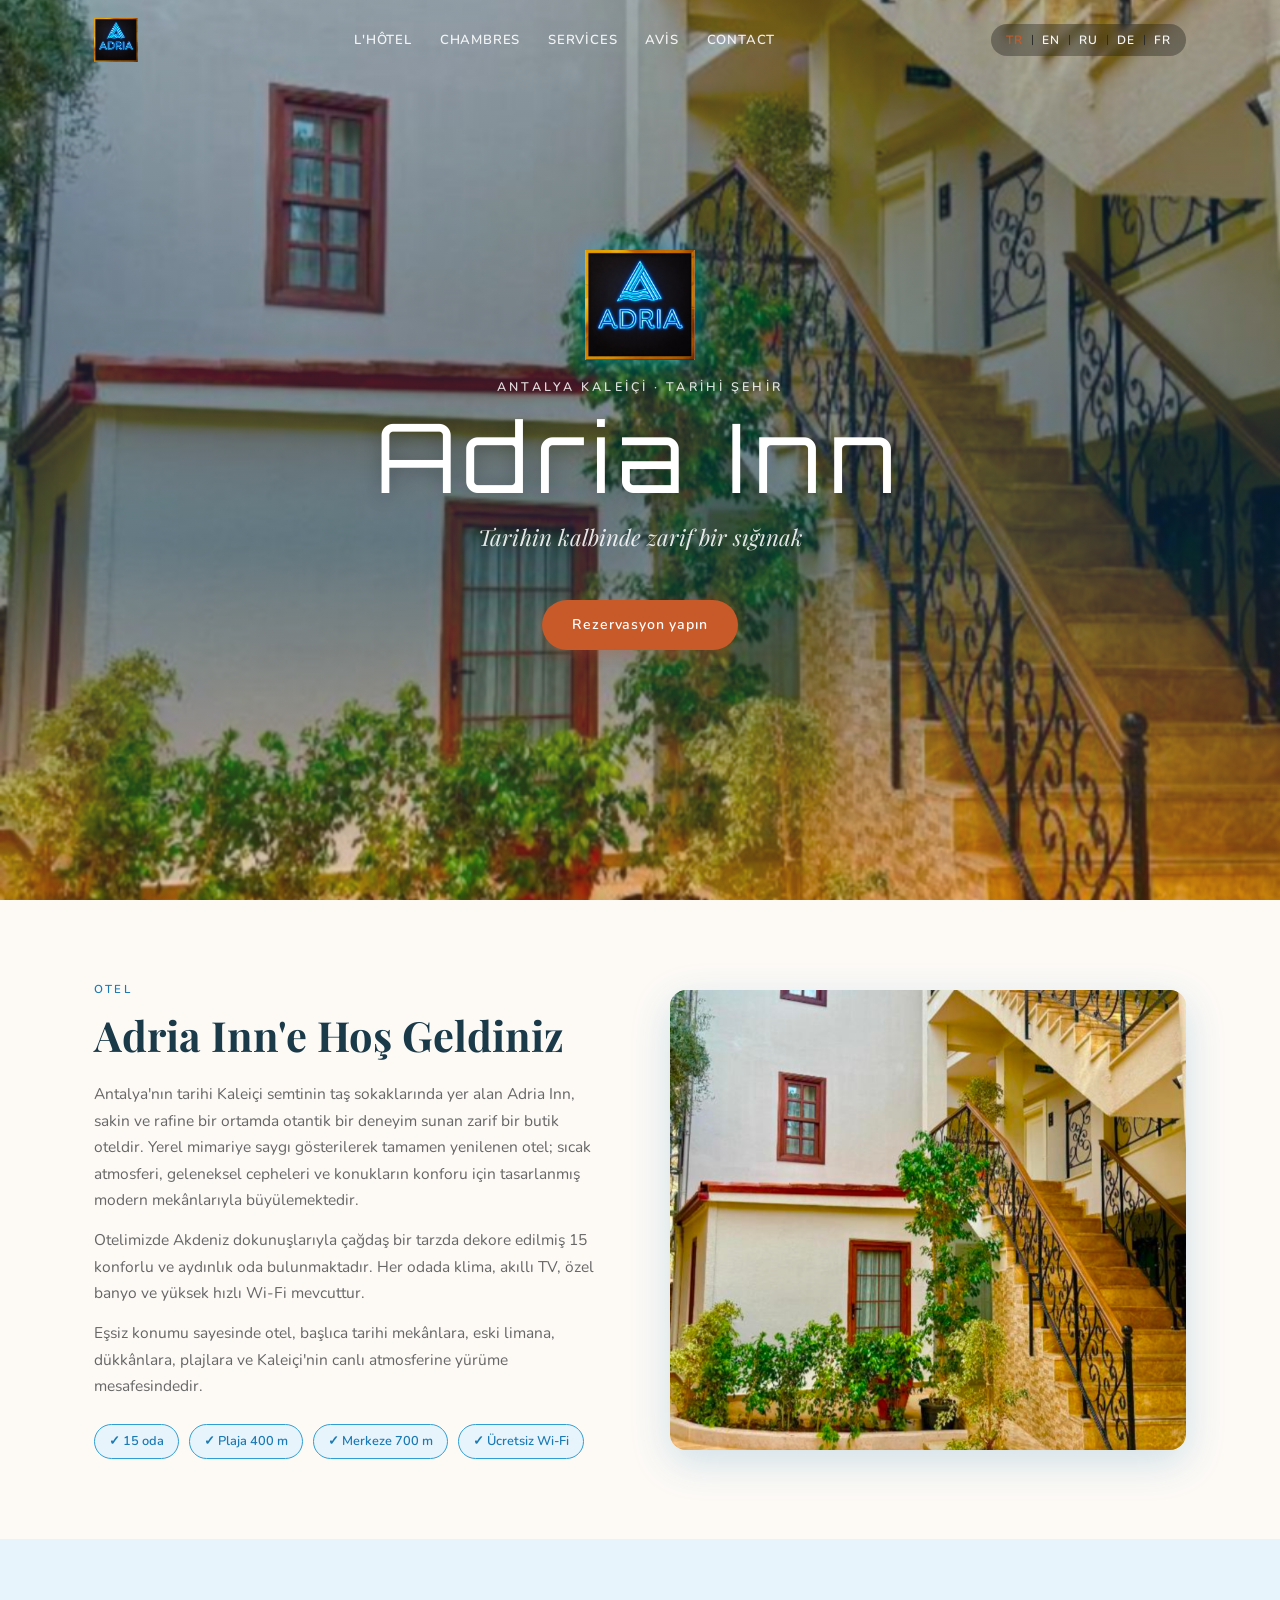
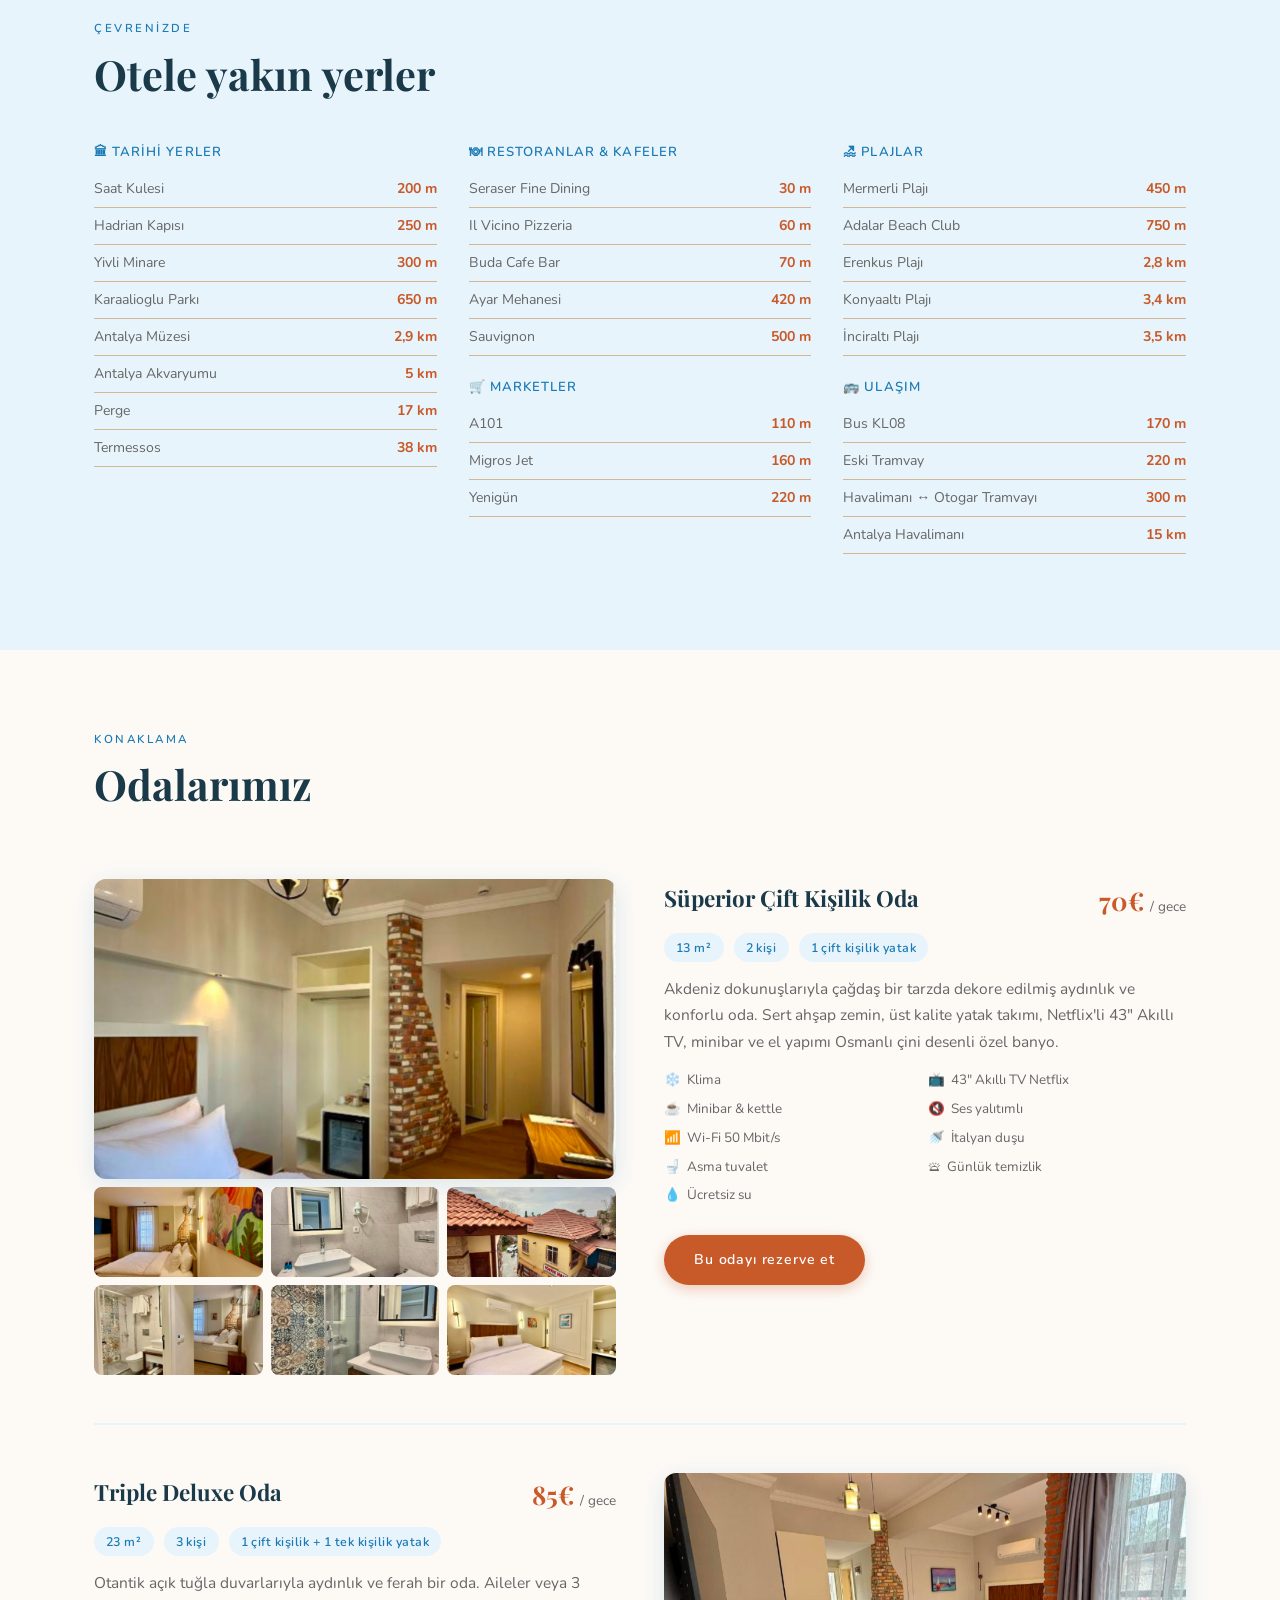
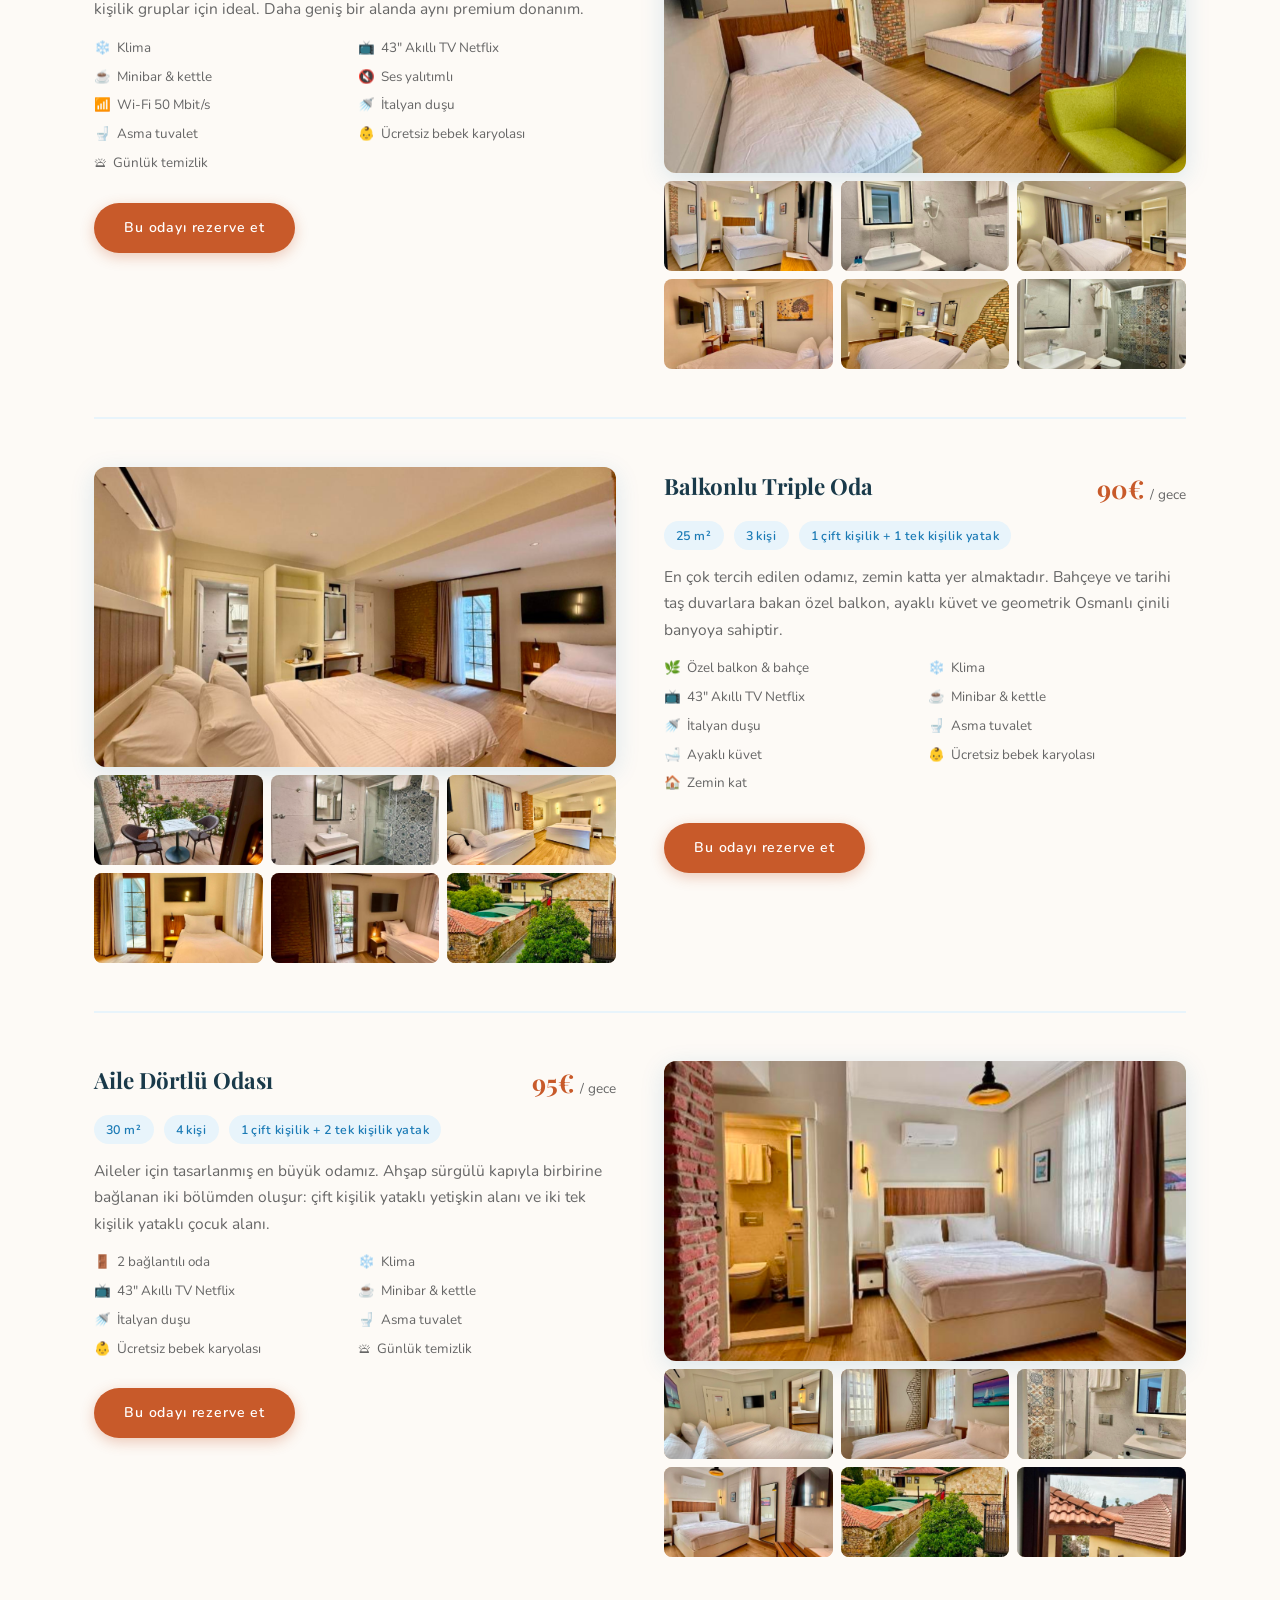
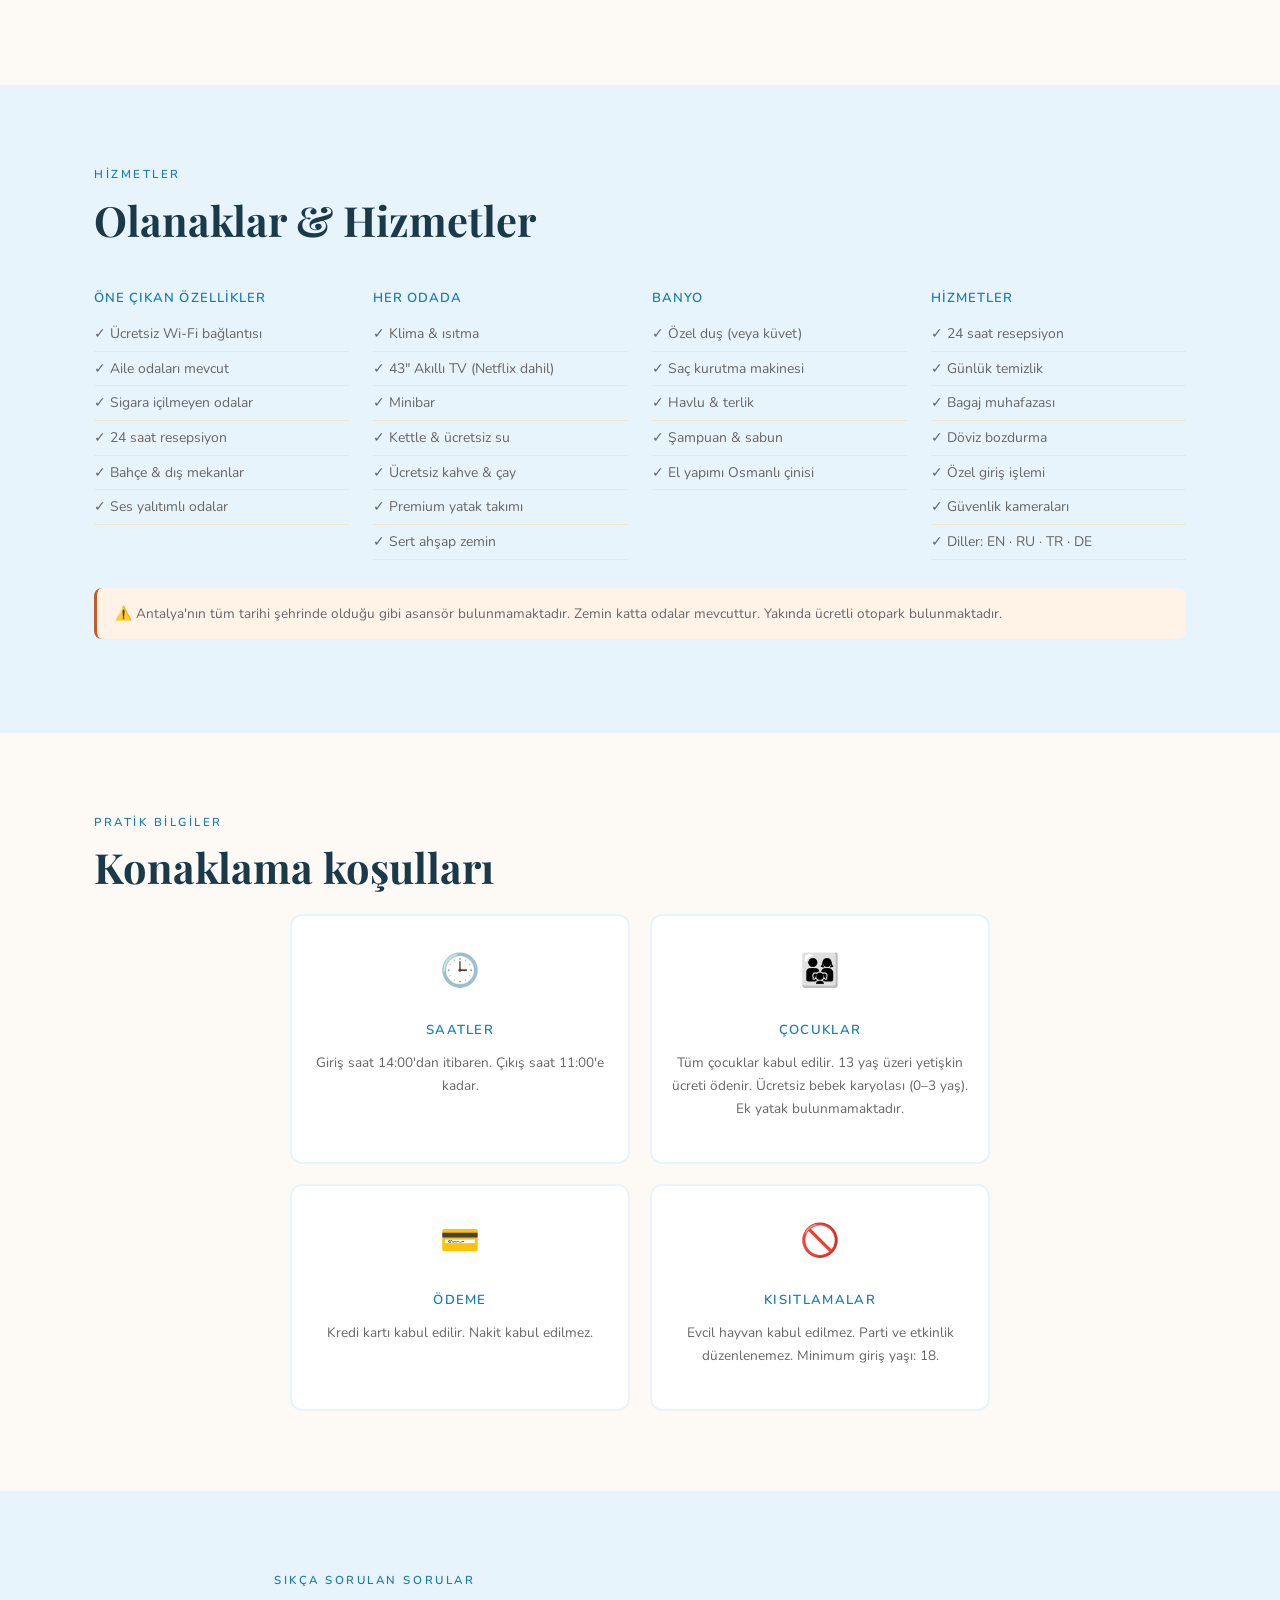
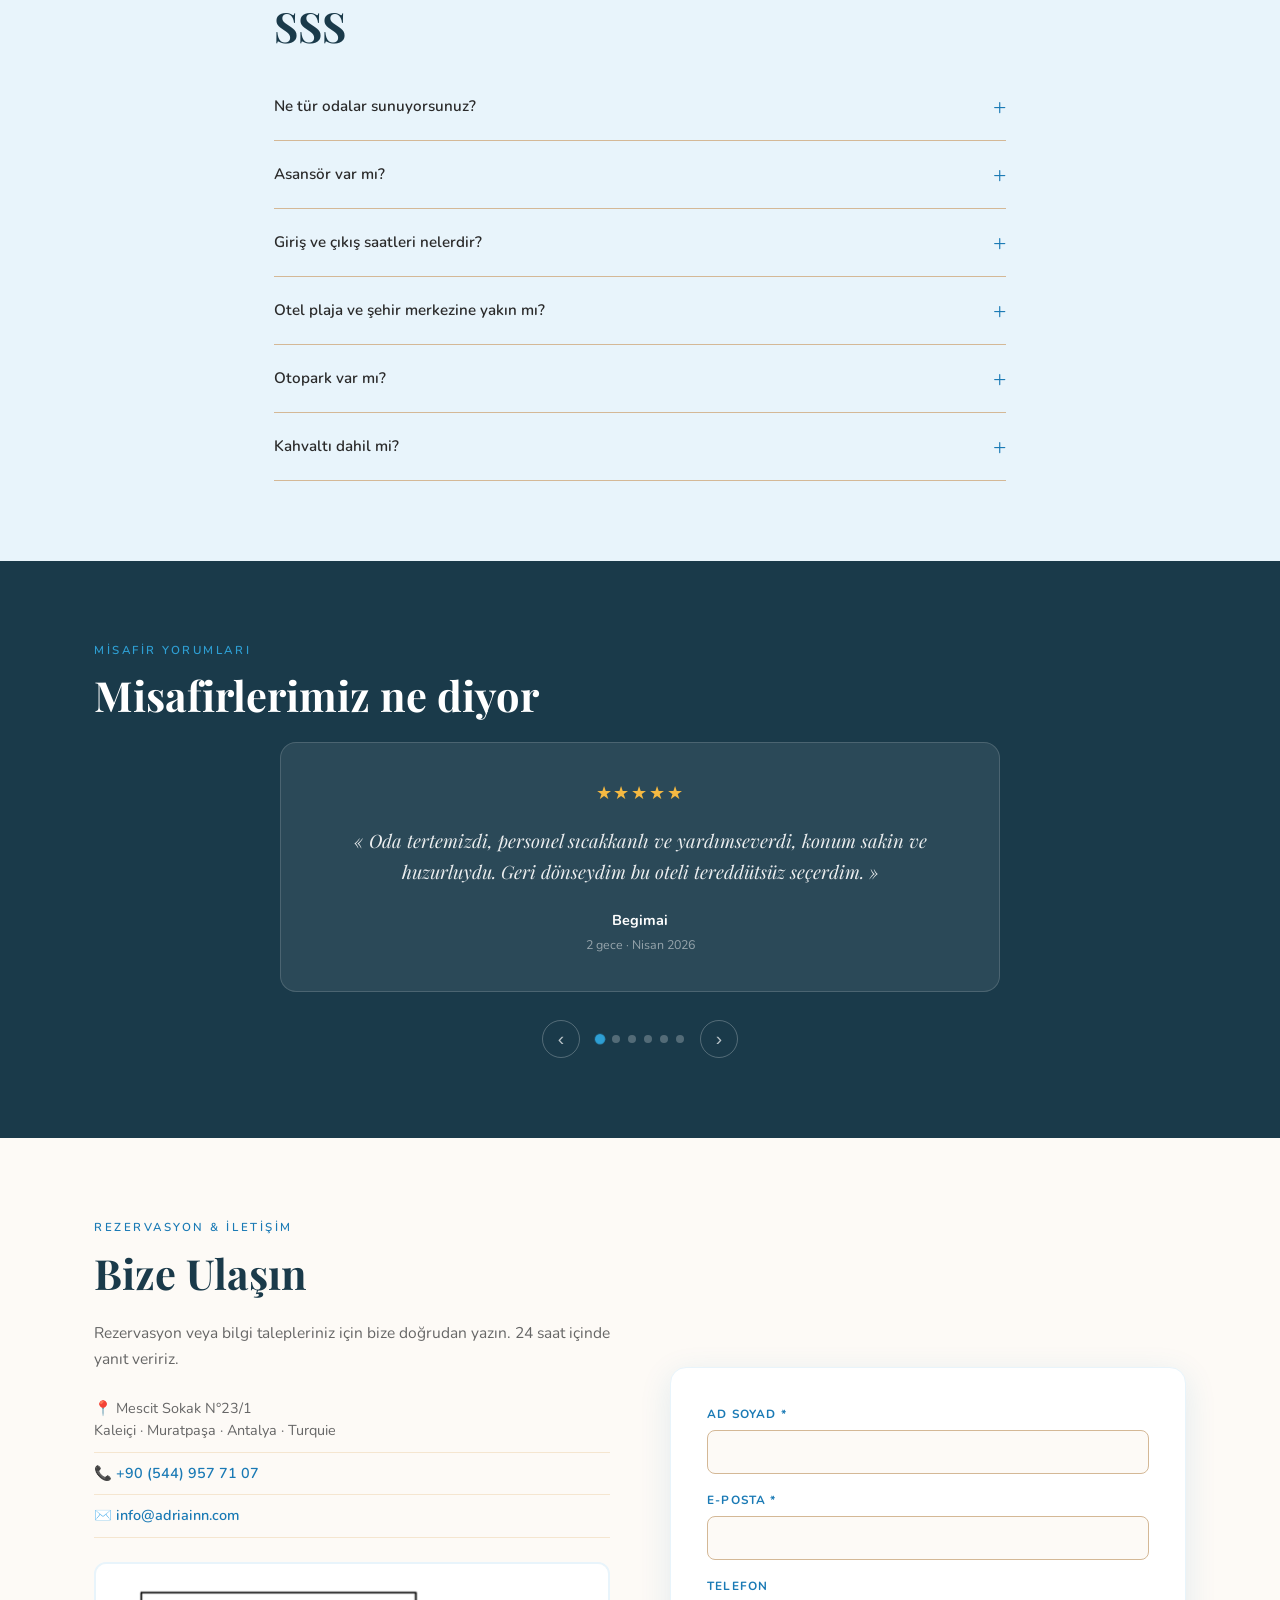
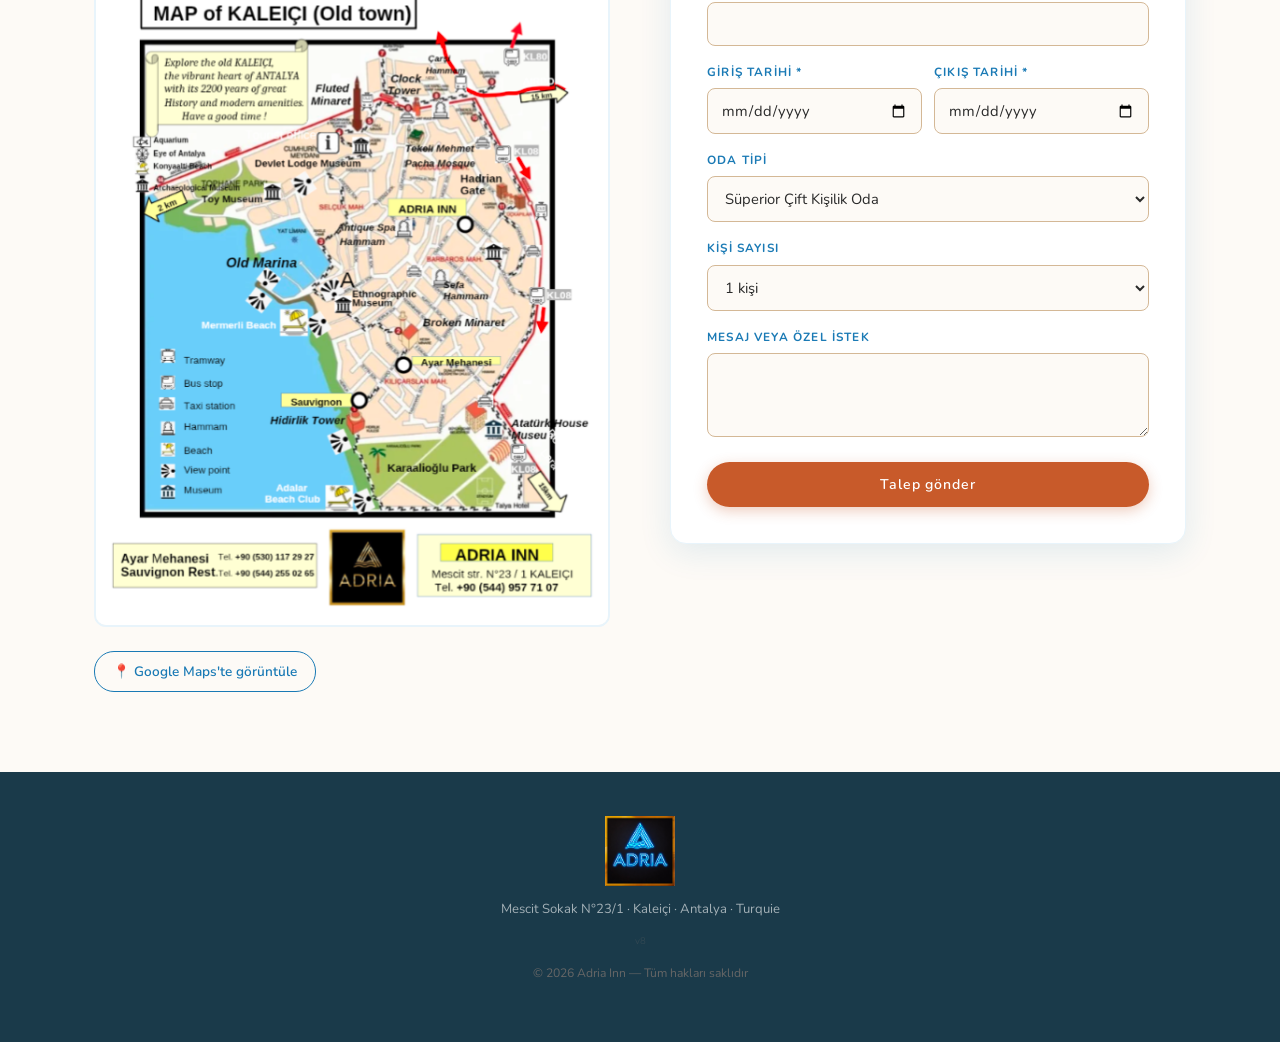
<file: index-10.html>
<!DOCTYPE html>
<!-- ✅ VERSION CORRECTE v9 — adria-inn2 — NE PAS MODIFIER CETTE LIGNE -->
<html lang="fr">
<head>
  <meta charset="UTF-8" />
  <meta name="viewport" content="width=device-width, initial-scale=1.0" />
  <title>Adria Inn – Vieille ville d'Antalya, Kaleiçi</title>
  <meta name="description" content="Hôtel de charme au cœur de Kaleiçi, vieille ville historique d'Antalya. 15 chambres modernes, emplacement exceptionnel, à 400 m de la plage." />
  <link rel="stylesheet" href="style-med.css" />
  <link href="https://fonts.googleapis.com/css2?family=Cormorant+Garamond:ital,wght@0,400;0,600;1,400&family=Jost:wght@300;400;500&family=Orbitron:wght@400;600&display=swap" rel="stylesheet" />
</head>
<body>

  <!-- ========== NAVIGATION ========== -->
  <header id="header">
    <div class="nav-inner">
      <a href="#accueil" class="logo">
        <img src="images/hôtel/logo-adria.png" alt="Adria Inn" class="logo-img" />
      </a>
      <nav>
        <a href="#presentation">L'hôtel</a>
        <a href="#chambres">Chambres</a>
        <a href="#equipements">Services</a>
        <a href="#avis">Avis</a>
        <a href="#contact">Contact</a>
      </nav>
      <div class="lang-switcher">
        <button onclick="setLang('tr')" id="btn-tr" class="lang-btn active">TR</button>
        <span>|</span>
        <button onclick="setLang('en')" id="btn-en" class="lang-btn">EN</button>
        <span>|</span>
        <button onclick="setLang('ru')" id="btn-ru" class="lang-btn">RU</button>
        <span>|</span>
        <button onclick="setLang('de')" id="btn-de" class="lang-btn">DE</button>
        <span>|</span>
        <button onclick="setLang('fr')" id="btn-fr" class="lang-btn">FR</button>
      </div>
    </div>
  </header>

  <!-- ========== HERO ========== -->
  <section id="accueil" class="hero">
    <div class="hero-overlay"></div>
    <div class="hero-content">
      <img src="images/hôtel/logo-adria.png" alt="Adria Inn" class="hero-logo" />
      <p class="hero-sub" data-i18n="hero_sub">Vieille ville d'Antalya · Kaleiçi</p>
      <h1 class="hero-title">Adria Inn</h1>
      <p class="hero-tag" data-i18n="hero_tag">Un refuge élégant au cœur de l'histoire</p>
      <a href="#contact" class="btn-primary" data-i18n="hero_btn">Réserver votre séjour</a>
    </div>
  </section>

  <!-- ========== PRÉSENTATION ========== -->
  <section id="presentation" class="section">
    <div class="container two-col">
      <div class="text-col">
        <span class="label" data-i18n="pres_label">L'hôtel</span>
        <h2 data-i18n="pres_titre">Bienvenue à l'Adria Inn</h2>
        <p data-i18n="pres_p1">Niché au cœur de la vieille ville historique de Kaleiçi à Antalya, cet élégant hôtel de charme offre une expérience authentique dans un cadre calme et raffiné. Entièrement rénové dans le respect de l'architecture locale, l'établissement séduit par son atmosphère chaleureuse, ses façades traditionnelles et ses espaces modernes pensés pour le confort des voyageurs.</p>
        <p data-i18n="pres_p2">L'hôtel dispose de 15 chambres confortables et lumineuses, décorées dans un style contemporain avec des touches méditerranéennes. Chaque chambre est équipée de tout le nécessaire : climatisation, Smart TV connectée, salle de bain privative et connexion Wi-Fi haut débit.</p>
        <p data-i18n="pres_p3">Grâce à son emplacement exceptionnel, l'hôtel est à proximité immédiate des principaux sites historiques, du vieux port, des boutiques, des plages et de l'animation de Kaleiçi.</p>
        <div class="badges">
          <span data-i18n="badge1">✓ 15 chambres</span>
          <span data-i18n="badge2">✓ Plage à 400 m</span>
          <span data-i18n="badge3">✓ Centre à 700 m</span>
          <span data-i18n="badge4">✓ Wi-Fi gratuit</span>
        </div>
      </div>
      <div class="img-col">
        <div class="hotel-slider" id="hotelSlider">
          <div class="hotel-slide active"><img src="images/hôtel/cour-escalier.png" alt="Cour intérieure" /></div>
          <div class="hotel-slide"><img src="images/hôtel/escalier.png" alt="Escalier" /></div>
          <div class="hotel-slide"><img src="images/hôtel/balcon-minaret.png" alt="Balcon et minaret" /></div>
          <div class="hotel-slide"><img src="images/hôtel/vue-ensemble.png" alt="Vue ensemble" /></div>
          <div class="hotel-slide"><img src="images/hôtel/allee.png" alt="Allée" /></div>
          <div class="hotel-slide"><img src="images/hôtel/cour-parasol.png" alt="Terrasse" /></div>
          <div class="hotel-slide"><img src="images/hôtel/couloir1.png" alt="Couloir" /></div>
          <div class="hotel-slide"><img src="images/hôtel/couloir2.png" alt="Couloir étage" /></div>
          <div class="hotel-slide"><img src="images/hôtel/vue-rue1.png" alt="Rue de Kaleiçi" /></div>
          <div class="hotel-slide"><img src="images/hôtel/fenetre1.png" alt="Vue depuis la fenêtre" /></div>
          <div class="hotel-slide"><img src="images/hôtel/vue-kaleici.png" alt="Vue sur Kaleiçi" /></div>
        </div>
      </div>
    </div>
  </section>

  <!-- ========== PROXIMITÉ ========== -->
  <section id="proximite" class="section bg-sand">
    <div class="container">
      <span class="label" data-i18n="prox_label">Autour de vous</span>
      <h2 data-i18n="prox_titre">À proximité de l'hôtel</h2>
      <div class="proximite-grid">

        <div class="prox-col">
          <h4 data-i18n="prox_h1">🏛 Sites historiques</h4>
          <ul>
            <li>Tour de l'horloge <span>200 m</span></li>
            <li>Porte d'Hadrien <span>250 m</span></li>
            <li>Minaret canelé <span>300 m</span></li>
            <li>Karaalioglu Park <span>650 m</span></li>
            <li>Musée d'Antalya <span>2,9 km</span></li>
            <li>Aquarium d'Antalya <span>5 km</span></li>
            <li>Perge <span>17 km</span></li>
            <li>Termessos <span>38 km</span></li>
          </ul>
        </div>

        <div class="prox-col">
          <h4 data-i18n="prox_h2">🍽 Restaurants &amp; cafés</h4>
          <ul>
            <li>Buda Cafe Bar <span>30 m</span></li>
            <li>Il Vicino Pizzeria <span>60 m</span></li>
            <li>Seraser Fine Dining <span>70 m</span></li>
            <li>Ayar Mehanesi <span>420 m</span></li>
            <li>Sauvignon <span>500 m</span></li>
          </ul>
          <h4 data-i18n="prox_h3">🛒 Commerces</h4>
          <ul>
            <li>A101 <span>110 m</span></li>
            <li>Migros Jet <span>160 m</span></li>
            <li>Yenigün <span>220 m</span></li>
          </ul>
        </div>

        <div class="prox-col">
          <h4 data-i18n="prox_h4">🏖 Plages</h4>
          <ul>
            <li>Mermerli Plajı <span>450 m</span></li>
            <li>Adalar Beach Club <span>750 m</span></li>
            <li>Erenkus Plajı <span>2,8 km</span></li>
            <li>Konyaaltı Plajı <span>3,4 km</span></li>
            <li>İnciraltı Plajı <span>3,5 km</span></li>
          </ul>
          <h4 data-i18n="prox_h5">🚌 Transports</h4>
          <ul>
            <li>Bus KL08 <span>170 m</span></li>
            <li>Vieux Tramway <span>220 m</span></li>
            <li>Tramway Aéroport ↔ Gare <span>300 m</span></li>
            <li>Aéroport d'Antalya <span>15 km</span></li>
          </ul>
        </div>

      </div>
    </div>
  </section>

  <!-- ========== CHAMBRES ========== -->
  <section id="chambres" class="section">
    <div class="container">
      <span class="label" data-i18n="ch_label">Hébergement</span>
      <h2 data-i18n="ch_titre">Nos Chambres</h2>

      <!-- Chambre 1 : Double Supérieure -->
      <div class="room-block">
        <div class="room-photos">
          <div class="room-main">
            <img src="images/chambre/double/double-01.png" alt="Chambre Double Supérieure" />
          </div>
          <div class="room-thumbs">
            <img src="images/chambre/double/double-02.png" alt="" />
            <img src="images/chambre/double/double-sdb1.png" alt="" />
            <img src="images/hôtel/vue-rue1.png" alt="" />
            <img src="images/chambre/double/double-entrée.png" alt="" />
            <img src="images/chambre/double/double-sdb2.png" alt="" />
            <img src="images/chambre/double/double-03.png" alt="" />
          </div>
        </div>
        <div class="room-info">
          <div class="room-header">
            <h3 data-i18n="ch1_nom">Chambre Double Supérieure</h3>
            <div class="room-price">70€ <span data-i18n="par_nuit">/ nuit</span></div>
          </div>
          <div class="room-specs">
            <span>13 m²</span>
            <span data-i18n="ch1_pers">2 personnes</span>
            <span data-i18n="ch1_lits">1 grand lit</span>
          </div>
          <p data-i18n="ch1_desc">Confortable et lumineuse, décorée dans un style contemporain aux touches méditerranéennes. Parquet en bois dur, literie de qualité supérieure, Smart TV 43" avec Netflix, minibar, et salle de bain privée avec carrelage ottoman artisanal.</p>
          <ul class="amenities">
            <li>❄️ <span data-i18n="am_clim">Climatisation</span></li>
            <li>📺 <span data-i18n="am_tv">Smart TV 43" Netflix</span></li>
            <li>☕ <span data-i18n="am_minibar">Minibar & bouilloire</span></li>
            <li>🔇 <span data-i18n="am_sono">Insonorisée</span></li>
            <li>📶 <span data-i18n="am_wifi">Wi-Fi 50 Mbit/s</span></li>
            <li>🚿 <span data-i18n="am_douche">Douche à l'italienne</span></li>
            <li>🚽 <span data-i18n="am_wc">WC suspendu</span></li>
            <li>🛎 <span data-i18n="am_menage">Ménage quotidien</span></li>
            <li>💧 <span data-i18n="am_eau">Eau offerte</span></li>
          </ul>
          <a href="#contact" class="btn-primary" data-i18n="btn_reserver">Réserver cette chambre</a>
        </div>
      </div>

      <!-- Chambre 2 : Triple Deluxe -->
      <div class="room-block reverse">
        <div class="room-photos">
          <div class="room-main">
            <img src="images/chambre/triple/triple-deluxe-02.png" alt="Chambre Triple Deluxe" />
          </div>
          <div class="room-thumbs">
            <img src="images/chambre/triple/triple-deluxe-04.png" alt="" />
            <img src="images/chambre/triple/triple-deluxe-sdb01.png" alt="" />
            <img src="images/chambre/triple/triple-deluxe-07.png" alt="" />
            <img src="images/chambre/triple/triple-deluxe-03.png" alt="" />
            <img src="images/chambre/triple/triple-deluxe-05.png" alt="" />
            <img src="images/chambre/triple/triple-deluxe-sdb02.png" alt="" />
          </div>
        </div>
        <div class="room-info">
          <div class="room-header">
            <h3 data-i18n="ch2_nom">Chambre Triple Deluxe</h3>
            <div class="room-price">85€ <span data-i18n="par_nuit">/ nuit</span></div>
          </div>
          <div class="room-specs">
            <span>23 m²</span>
            <span data-i18n="ch2_pers">3 personnes</span>
            <span data-i18n="ch2_lits">1 grand lit + 1 lit simple</span>
          </div>
          <p data-i18n="ch2_desc">Spacieuse et lumineuse, avec mur en briques apparentes authentiques. Idéale pour les familles ou groupes de 3 personnes. Mêmes équipements haut de gamme, dans un espace plus généreux.</p>
          <ul class="amenities">
            <li>❄️ <span data-i18n="am_clim">Climatisation</span></li>
            <li>📺 <span data-i18n="am_tv">Smart TV 43" Netflix</span></li>
            <li>☕ <span data-i18n="am_minibar">Minibar & bouilloire</span></li>
            <li>🔇 <span data-i18n="am_sono">Insonorisée</span></li>
            <li>📶 <span data-i18n="am_wifi">Wi-Fi 50 Mbit/s</span></li>
            <li>🚿 <span data-i18n="am_douche">Douche à l'italienne</span></li>
            <li>🚽 <span data-i18n="am_wc">WC suspendu</span></li>
            <li>👶 <span data-i18n="am_bebe">Lit bébé gratuit</span></li>
            <li>🛎 <span data-i18n="am_menage">Ménage quotidien</span></li>
          </ul>
          <a href="#contact" class="btn-primary" data-i18n="btn_reserver">Réserver cette chambre</a>
        </div>
      </div>

      <!-- Chambre 3 : Triple avec Balcon -->
      <div class="room-block">
        <div class="room-photos">
          <div class="room-main">
            <img src="images/chambre/balcon/balcon-01.png" alt="Chambre Triple avec Balcon" />
          </div>
          <div class="room-thumbs">
            <img src="images/chambre/balcon/balcon-terrasse.png" alt="" />
            <img src="images/chambre/balcon/balcon-sdb.png" alt="" />
            <img src="images/chambre/balcon/balcon-02.png" alt="" />
            <img src="images/chambre/balcon/balcon-03.png" alt="" />
            <img src="images/chambre/balcon/balcon-04.png" alt="" />
            <img src="images/hôtel/vue-kaleici.png" alt="" />
          </div>
        </div>
        <div class="room-info">
          <div class="room-header">
            <h3 data-i18n="ch3_nom">Chambre Triple avec Balcon</h3>
            <div class="room-price">90€ <span data-i18n="par_nuit">/ nuit</span></div>
          </div>
          <div class="room-specs">
            <span>25 m²</span>
            <span data-i18n="ch3_pers">3 personnes</span>
            <span data-i18n="ch3_lits">1 grand lit + 1 lit simple</span>
          </div>
          <p data-i18n="ch3_desc">Notre chambre la plus appréciée, au rez-de-chaussée. Elle dispose d'un balcon privé avec table et chaises donnant sur le jardin et les murs de pierre anciens. Salle de bain avec baignoire îlot et carrelage ottoman géométrique.</p>
          <ul class="amenities">
            <li>🌿 <span data-i18n="am_balcon">Balcon privé & jardin</span></li>
            <li>❄️ <span data-i18n="am_clim">Climatisation</span></li>
            <li>📺 <span data-i18n="am_tv">Smart TV 43" Netflix</span></li>
            <li>☕ <span data-i18n="am_minibar">Minibar & bouilloire</span></li>
            <li>🚿 <span data-i18n="am_douche">Douche à l'italienne</span></li>
            <li>🚽 <span data-i18n="am_wc">WC suspendu</span></li>
            <li>🛁 <span data-i18n="am_baignoire">Baignoire îlot</span></li>
            <li>👶 <span data-i18n="am_bebe">Lit bébé gratuit</span></li>
            <li>🏠 <span data-i18n="am_rdc">Rez-de-chaussée</span></li>
          </ul>
          <a href="#contact" class="btn-primary" data-i18n="btn_reserver">Réserver cette chambre</a>
        </div>
      </div>

      <!-- Chambre 4 : Familiale -->
      <div class="room-block reverse">
        <div class="room-photos">
          <div class="room-main">
            <img src="images/chambre/familiale/familiale-01.png" alt="Chambre Quadruple Familiale" />
          </div>
          <div class="room-thumbs">
            <img src="images/chambre/familiale/familiale-04.png" alt="" />
            <img src="images/chambre/familiale/familiale-05.png" alt="" />
            <img src="images/chambre/familiale/familiale-sdb.png" alt="" />
            <img src="images/chambre/familiale/familiale-02.png" alt="" />
            <img src="images/hôtel/vue-kaleici.png" alt="" />
            <img src="images/hôtel/fenetre2.png" alt="" />
          </div>
        </div>
        <div class="room-info">
          <div class="room-header">
            <h3 data-i18n="ch4_nom">Chambre Quadruple Familiale</h3>
            <div class="room-price">95€ <span data-i18n="par_nuit">/ nuit</span></div>
          </div>
          <div class="room-specs">
            <span>30 m²</span>
            <span data-i18n="ch4_pers">4 personnes</span>
            <span data-i18n="ch4_lits">1 grand lit + 2 lits simples</span>
          </div>
          <p data-i18n="ch4_desc">Notre plus grande chambre, conçue pour les familles. Elle se compose de deux espaces communicants reliés par une porte coulissante en bois : un espace adultes avec grand lit, et un espace enfants avec deux lits simples. Idéal pour une vraie intimité familiale.</p>
          <ul class="amenities">
            <li>🚪 <span data-i18n="am_comm">2 pièces communicantes</span></li>
            <li>❄️ <span data-i18n="am_clim">Climatisation</span></li>
            <li>📺 <span data-i18n="am_tv">Smart TV 43" Netflix</span></li>
            <li>☕ <span data-i18n="am_minibar">Minibar & bouilloire</span></li>
            <li>🚿 <span data-i18n="am_douche">Douche à l'italienne</span></li>
            <li>🚽 <span data-i18n="am_wc">WC suspendu</span></li>
            <li>👶 <span data-i18n="am_bebe">Lit bébé gratuit</span></li>
            <li>🛎 <span data-i18n="am_menage">Ménage quotidien</span></li>
          </ul>
          <a href="#contact" class="btn-primary" data-i18n="btn_reserver">Réserver cette chambre</a>
        </div>
      </div>

    </div>
  </section>

  <!-- ========== ÉQUIPEMENTS ========== -->
  <section id="equipements" class="section bg-sand">
    <div class="container">
      <span class="label" data-i18n="eq_label">Services</span>
      <h2 data-i18n="eq_titre">Équipements & Services</h2>
      <div class="equip-grid">
        <div class="equip-col">
          <h4 data-i18n="eq1_titre">Points forts</h4>
          <ul class="equip-list">
            <li>✓ <span data-i18n="eq_f1">Connexion Wi-Fi gratuite</span></li>
            <li>✓ <span data-i18n="eq_f2">Chambres familiales disponibles</span></li>
            <li>✓ <span data-i18n="eq_f3">Chambres non-fumeurs</span></li>
            <li>✓ <span data-i18n="eq_f4">Réception ouverte 24h/24</span></li>
            <li>✓ <span data-i18n="eq_f5">Jardin & espaces extérieurs</span></li>
            <li>✓ <span data-i18n="eq_f6">Chambres insonorisées</span></li>
          </ul>
        </div>
        <div class="equip-col">
          <h4 data-i18n="eq2_titre">Dans chaque chambre</h4>
          <ul class="equip-list">
            <li>✓ <span data-i18n="eq_c1">Climatisation & chauffage</span></li>
            <li>✓ <span data-i18n="eq_c2">Smart TV 43" (Netflix inclus)</span></li>
            <li>✓ <span data-i18n="eq_c3">Minibar</span></li>
            <li>✓ <span data-i18n="eq_c4">Bouilloire & eau offerte</span></li>
            <li>✓ <span data-i18n="eq_c5">Café & thé offerts</span></li>
            <li>✓ <span data-i18n="eq_c6">Literie de qualité supérieure</span></li>
            <li>✓ <span data-i18n="eq_c7">Parquet en bois dur</span></li>
          </ul>
        </div>
        <div class="equip-col">
          <h4 data-i18n="eq3_titre">Salle de bain</h4>
          <ul class="equip-list">
            <li>✓ <span data-i18n="eq_s1">Douche privée (ou baignoire)</span></li>
            <li>✓ <span data-i18n="eq_s2">Sèche-cheveux</span></li>
            <li>✓ <span data-i18n="eq_s3">Serviettes & chaussons</span></li>
            <li>✓ <span data-i18n="eq_s4">Shampoing & savon</span></li>
            <li>✓ <span data-i18n="eq_s5">Carrelage ottoman artisanal</span></li>
          </ul>
        </div>
        <div class="equip-col">
          <h4 data-i18n="eq4_titre">Services</h4>
          <ul class="equip-list">
            <li>✓ <span data-i18n="eq_sv1">Réception 24h/24</span></li>
            <li>✓ <span data-i18n="eq_sv2">Ménage quotidien</span></li>
            <li>✓ <span data-i18n="eq_sv3">Bagagerie</span></li>
            <li>✓ <span data-i18n="eq_sv4">Service de change</span></li>
            <li>✓ <span data-i18n="eq_sv5">Enregistrement privé</span></li>
            <li>✓ <span data-i18n="eq_sv6">Caméras de sécurité</span></li>
            <li>✓ <span data-i18n="eq_sv7">Langues : EN · RU · TR · DE</span></li>
          </ul>
        </div>
      </div>
      <p class="equip-note" data-i18n="eq_note">⚠️ L'établissement n'est pas équipé d'ascenseur (contrainte de la vieille ville). Des chambres de plain-pied sont disponibles. Parking payant à proximité immédiate.</p>
    </div>
  </section>

  <!-- ========== CONDITIONS ========== -->
  <section id="conditions" class="section">
    <div class="container">
      <span class="label" data-i18n="cond_label">Informations pratiques</span>
      <h2 data-i18n="cond_titre">Conditions de séjour</h2>
      <div class="conditions-grid">
        <div class="cond-item">
          <div class="cond-icon">🕒</div>
          <h4 data-i18n="cond1_titre">Horaires</h4>
          <p data-i18n="cond1_texte">Arrivée à partir de <strong>14h00</strong><br>Départ avant <strong>11h00</strong></p>
        </div>
        <div class="cond-item">
          <div class="cond-icon">👨‍👩‍👧</div>
          <h4 data-i18n="cond2_titre">Enfants</h4>
          <p data-i18n="cond2_texte">Tous bienvenus. +13 ans facturés adulte. Lit bébé gratuit (0–3 ans). Pas de lit d'appoint.</p>
        </div>
        <div class="cond-item">
          <div class="cond-icon">💳</div>
          <h4 data-i18n="cond3_titre">Paiement</h4>
          <p data-i18n="cond3_texte">Cartes bancaires acceptées. Espèces non acceptées.</p>
        </div>
        <div class="cond-item">
          <div class="cond-icon">🚫</div>
          <h4 data-i18n="cond4_titre">Restrictions</h4>
          <p data-i18n="cond4_texte">Animaux non admis. Fêtes & événements interdits. Âge minimum d'enregistrement : 18 ans.</p>
        </div>
      </div>
    </div>
  </section>

  <!-- ========== FAQ ========== -->
  <section id="faq" class="section bg-sand">
    <div class="container faq-wrap">
      <span class="label" data-i18n="faq_label">Questions fréquentes</span>
      <h2 data-i18n="faq_titre">FAQ</h2>
      <div class="faq-list">

        <div class="faq-item">
          <button class="faq-q" onclick="toggleFaq(this)">
            <span data-i18n="faq1_q">Quels types de chambres proposez-vous ?</span>
            <span class="faq-icon">+</span>
          </button>
          <div class="faq-a">
            <p data-i18n="faq1_r">L'Adria Inn propose quatre types de chambres : Chambre Double Supérieure (13 m² · 70€), Chambre Triple Deluxe (23 m² · 85€), Chambre Triple avec Balcon (25 m² · 90€) et Chambre Quadruple Familiale (30 m² · 95€).</p>
          </div>
        </div>

        <div class="faq-item">
          <button class="faq-q" onclick="toggleFaq(this)">
            <span data-i18n="faq2_q">Y a-t-il un ascenseur ?</span>
            <span class="faq-icon">+</span>
          </button>
          <div class="faq-a">
            <p data-i18n="faq2_r">Comme dans toute la vieille ville d'Antalya, il n'y a pas d'ascenseur pour accéder aux étages. Nous proposons toutefois des chambres accessibles de plain-pied pour les personnes à mobilité réduite ou voyageant avec de lourds bagages.</p>
          </div>
        </div>

        <div class="faq-item">
          <button class="faq-q" onclick="toggleFaq(this)">
            <span data-i18n="faq3_q">Quels sont les horaires d'arrivée et de départ ?</span>
            <span class="faq-icon">+</span>
          </button>
          <div class="faq-a">
            <p data-i18n="faq3_r">L'enregistrement se fait à partir de <strong>14h00</strong> et le départ avant <strong>11h00</strong>. Notre réception est ouverte 24h/24 pour vous accueillir à toute heure.</p>
          </div>
        </div>

        <div class="faq-item">
          <button class="faq-q" onclick="toggleFaq(this)">
            <span data-i18n="faq4_q">L'hôtel est-il proche de la plage et du centre ?</span>
            <span class="faq-icon">+</span>
          </button>
          <div class="faq-a">
            <p data-i18n="faq4_r">Oui, la plage Mermerli Plajı se trouve à seulement <strong>450 m</strong> à pied. Le centre-ville d'Antalya est à environ <strong>700 m</strong>. La Porte d'Hadrien et la Tour de l'horloge sont accessibles en moins de 5 minutes à pied.</p>
          </div>
        </div>

        <div class="faq-item">
          <button class="faq-q" onclick="toggleFaq(this)">
            <span data-i18n="faq5_q">Y a-t-il un parking ?</span>
            <span class="faq-icon">+</span>
          </button>
          <div class="faq-a">
            <p data-i18n="faq5_r">L'établissement ne dispose pas de parking privé, conformément aux contraintes de la vieille ville. Un parking payant est disponible à proximité immédiate.</p>
          </div>
        </div>

        <div class="faq-item">
          <button class="faq-q" onclick="toggleFaq(this)">
            <span data-i18n="faq6_q">Le petit-déjeuner est-il inclus ?</span>
            <span class="faq-icon">+</span>
          </button>
          <div class="faq-a">
            <p data-i18n="faq6_r">L'hôtel ne propose pas de petit-déjeuner. Cela vous permet de profiter des nombreux cafés et restaurants traditionnels à quelques pas : Buda Cafe Bar (30 m), Il Vicino Pizzeria (60 m), Seraser Fine Dining (70 m).</p>
          </div>
        </div>

      </div>
    </div>
  </section>

  <!-- ========== AVIS CLIENTS ========== -->
  <section id="avis" class="section bg-dark">
    <div class="container">
      <span class="label light" data-i18n="avis_label">Témoignages</span>
      <h2 class="light" data-i18n="avis_titre">Avis de nos clients</h2>

      <div class="reviews-slider">
        <div class="reviews-track" id="reviewsTrack">

          <div class="review-card">
            <div class="stars">★★★★★</div>
            <p class="review-text" data-i18n="rev1_text">« La chambre était d'une propreté impeccable, le personnel accueillant et serviable, et l'emplacement calme et paisible. Je choisirais sans hésiter cet hôtel à nouveau. »</p>
            <div class="review-author">
              <strong>Begimai</strong>
              <span data-i18n="rev1_date">2 nuits · Avril 2026</span>
            </div>
          </div>

          <div class="review-card">
            <div class="stars">★★★★★</div>
            <p class="review-text" data-i18n="rev2_text">« Idéalement situé, tout près de l'entrée de Kaleiçi. Il a dépassé mes attentes : très propre, chambre spacieuse, charmant jardin. Si je devais y retourner, je choisirais à nouveau cet hôtel. »</p>
            <div class="review-author">
              <strong>Buket</strong>
              <span data-i18n="rev2_date">1 nuit · Avril 2026</span>
            </div>
          </div>

          <div class="review-card">
            <div class="stars">★★★★★</div>
            <p class="review-text" data-i18n="rev3_text">« Un établissement exceptionnel qui saura vous satisfaire à tous égards. »</p>
            <div class="review-author">
              <strong>Mert</strong>
              <span data-i18n="rev3_date">5 nuits · Mai 2026</span>
            </div>
          </div>

          <div class="review-card">
            <div class="stars">★★★★★</div>
            <p class="review-text" data-i18n="rev4_text">« Belle architecture, chambres propres, personnel extrêmement poli et serviable. La salle de bain est d'une propreté impeccable. L'eau chaude est disponible à volonté. »</p>
            <div class="review-author">
              <strong>Leyla</strong>
              <span data-i18n="rev4_date">1 nuit · Décembre 2025</span>
            </div>
          </div>

          <div class="review-card">
            <div class="stars">★★★★★</div>
            <p class="review-text" data-i18n="rev5_text">« Emplacement magnifique, niché au cœur de demeures historiques. Chambres très propres et spacieuses. Personnel très poli et attentionné. Je le recommande vivement. »</p>
            <div class="review-author">
              <strong>Ismail</strong>
              <span data-i18n="rev5_date">1 nuit · Octobre 2025</span>
            </div>
          </div>

          <div class="review-card">
            <div class="stars">★★★★☆</div>
            <p class="review-text" data-i18n="rev6_text">« Les chambres sont propres et l'hôtel est très bien situé. »</p>
            <div class="review-author">
              <strong>Izzet</strong>
              <span data-i18n="rev6_date">4 nuits · Août 2025</span>
            </div>
          </div>

        </div>

        <div class="reviews-nav">
          <button onclick="prevReview()" class="rev-btn" aria-label="Précédent">&#8249;</button>
          <div class="rev-dots" id="revDots"></div>
          <button onclick="nextReview()" class="rev-btn" aria-label="Suivant">&#8250;</button>
        </div>
      </div>

    </div>
  </section>

  <!-- ========== CONTACT ========== -->
  <section id="contact" class="section">
    <div class="container two-col">
      <div class="text-col">
        <span class="label" data-i18n="contact_label">Réservation & Contact</span>
        <h2 data-i18n="contact_titre">Contactez-nous</h2>
        <p data-i18n="contact_intro">Pour toute demande de réservation ou information, écrivez-nous directement. Nous répondons sous 24 heures.</p>
        <ul class="contact-list">
          <li>📍 Mescit Sokak N°23/1<br>Kaleiçi · Muratpaşa · Antalya · Turquie</li>
          <li>📞 <a href="tel:+905449577107">+90 (544) 957 71 07</a></li>
          <li>✉️ <a href="mailto:info@adriainn.com">info@adriainn.com</a></li>
        </ul>
        <div class="carte-touristique">
          <img src="images/hôtel/carte-kaleici.png" alt="Carte de Kaleiçi – Adria Inn" />
        </div>
        <a href="https://maps.google.com/?q=Mescit+Sokak+23/1+Kaleici+Antalya" target="_blank" class="btn-gmaps" data-i18n="gmaps_btn">📍 Voir sur Google Maps</a>
      </div>
      <div class="form-col">
        <form id="res-form" onsubmit="sendForm(event)">
          <div class="field">
            <label data-i18n="f_nom">Nom complet *</label>
            <input type="text" name="nom" required />
          </div>
          <div class="field">
            <label data-i18n="f_email">Email *</label>
            <input type="email" name="email" required />
          </div>
          <div class="field">
            <label data-i18n="f_tel">Téléphone</label>
            <input type="tel" name="tel" />
          </div>
          <div class="field two-col-field">
            <div>
              <label data-i18n="f_arr">Arrivée *</label>
              <input type="date" name="arrivee" required />
            </div>
            <div>
              <label data-i18n="f_dep">Départ *</label>
              <input type="date" name="depart" required />
            </div>
          </div>
          <div class="field">
            <label data-i18n="f_chambre">Type de chambre</label>
            <select name="chambre">
              <option value="double" data-i18n="ch1_nom">Chambre Double Supérieure – 70€/nuit</option>
              <option value="triple-deluxe" data-i18n="ch2_nom">Chambre Triple Deluxe – 85€/nuit</option>
              <option value="triple-balcon" data-i18n="ch3_nom">Chambre Triple avec Balcon – 90€/nuit</option>
              <option value="familiale" data-i18n="ch4_nom">Chambre Quadruple Familiale – 95€/nuit</option>
            </select>
          </div>
          <div class="field">
            <label data-i18n="f_pers">Nombre de personnes</label>
            <select name="personnes">
              <option data-i18n="pers_1">1 personne</option>
              <option data-i18n="pers_2">2 personnes</option>
              <option data-i18n="pers_3">3 personnes</option>
              <option data-i18n="pers_4">4 personnes</option>
            </select>
          </div>
          <div class="field">
            <label data-i18n="f_msg">Message ou demande spéciale</label>
            <textarea name="message" rows="3"></textarea>
          </div>
          <button type="submit" class="btn-primary btn-full" data-i18n="f_envoyer">Envoyer la demande</button>
          <p id="form-ok" class="form-ok hidden" data-i18n="f_confirme">✓ Votre demande a bien été envoyée. Nous vous répondons sous 24h.</p>
        </form>
      </div>
    </div>
  </section>

  <!-- ========== FOOTER ========== -->
  <footer class="footer">
    <div class="container footer-inner">
      <img src="images/hôtel/logo-adria.png" alt="Adria Inn" class="footer-logo-img" />
      <p class="footer-address">Mescit Sokak N°23/1 · Kaleiçi · Antalya · Turquie</p>
      <p class="footer-copy" style="font-size:0.6rem;opacity:0.3">v8</p>
      <p class="footer-copy">© <span id="year"></span> Adria Inn — <span data-i18n="footer_droits">Tous droits réservés</span></p>
    </div>
  </footer>

  <script>
// =============================================
//  ADRIA INN – i18n.js (version complète et unifiée)
//  FR / EN / TR / RU / DE
// =============================================

const translations = {

// ─────────────────────────────────────────────
// FRANÇAIS
// ─────────────────────────────────────────────
fr: {
  hero_sub: "Vieille ville d'Antalya · Kaleiçi",
  hero_tag: "Un refuge élégant au cœur de l'histoire",
  hero_btn: "Réserver votre séjour",
  pres_label: "L'hôtel", pres_titre: "Bienvenue à l'Adria Inn",
  pres_p1: "Niché au cœur de la vieille ville historique de Kaleiçi à Antalya, cet élégant hôtel de charme offre une expérience authentique dans un cadre calme et raffiné. Entièrement rénové dans le respect de l'architecture locale, l'établissement séduit par son atmosphère chaleureuse, ses façades traditionnelles et ses espaces modernes pensés pour le confort des voyageurs.",
  pres_p2: "L'hôtel dispose de 15 chambres confortables et lumineuses, décorées dans un style contemporain avec des touches méditerranéennes. Chaque chambre est équipée de tout le nécessaire : climatisation, Smart TV connectée, salle de bain privative et connexion Wi-Fi haut débit.",
  pres_p3: "Grâce à son emplacement exceptionnel, l'hôtel est à proximité immédiate des principaux sites historiques, du vieux port, des boutiques, des plages et de l'animation de Kaleiçi.",
  badge1: "✓ 15 chambres", badge2: "✓ Plage à 400 m", badge3: "✓ Centre à 700 m", badge4: "✓ Wi-Fi gratuit",
  prox_label: "Autour de vous", prox_titre: "À proximité de l'hôtel",
  prox_h1: "🏛 Sites historiques", prox_h2: "🍽 Restaurants & cafés", prox_h3: "🛒 Commerces", prox_h4: "🏖 Plages", prox_h5: "🚌 Transports",
  ch_label: "Hébergement", ch_titre: "Nos Chambres", par_nuit: "/ nuit", btn_reserver: "Réserver cette chambre",
  ch1_nom: "Chambre Double Supérieure", ch1_pers: "2 personnes", ch1_lits: "1 grand lit",
  ch1_desc: "Confortable et lumineuse, décorée dans un style contemporain aux touches méditerranéennes. Parquet en bois dur, literie de qualité supérieure, Smart TV 43\" avec Netflix, minibar, et salle de bain privée avec carrelage ottoman artisanal.",
  ch2_nom: "Chambre Triple Deluxe", ch2_pers: "3 personnes", ch2_lits: "1 grand lit + 1 lit simple",
  ch2_desc: "Spacieuse et lumineuse, avec mur en briques apparentes authentiques. Idéale pour les familles ou groupes de 3 personnes. Mêmes équipements haut de gamme, dans un espace plus généreux.",
  ch3_nom: "Chambre Triple avec Balcon", ch3_pers: "3 personnes", ch3_lits: "1 grand lit + 1 lit simple",
  ch3_desc: "Notre chambre la plus appréciée, au rez-de-chaussée. Elle dispose d'un balcon privé avec table et chaises donnant sur le jardin et les murs de pierre anciens. Salle de bain avec baignoire îlot et carrelage ottoman géométrique.",
  ch4_nom: "Chambre Quadruple Familiale", ch4_pers: "4 personnes", ch4_lits: "1 grand lit + 2 lits simples",
  ch4_desc: "Notre plus grande chambre, conçue pour les familles. Elle se compose de deux espaces communicants reliés par une porte coulissante en bois : un espace adultes avec grand lit, et un espace enfants avec deux lits simples.",
  am_clim: "Climatisation", am_tv: "Smart TV 43\" Netflix", am_minibar: "Minibar & bouilloire",
  am_sono: "Insonorisée", am_wifi: "Wi-Fi 50 Mbit/s", am_sdb: "Salle de bain complète",
  am_menage: "Ménage quotidien", am_eau: "Eau offerte", am_bebe: "Lit bébé gratuit",
  am_balcon: "Balcon privé & jardin", am_baignoire: "Baignoire îlot", am_rdc: "Rez-de-chaussée",
  am_comm: "2 pièces communicantes", am_douche: "Douche à l'italienne", am_wc: "WC suspendu",
  eq_label: "Services", eq_titre: "Équipements & Services",
  eq1_titre: "Points forts", eq2_titre: "Dans chaque chambre", eq3_titre: "Salle de bain", eq4_titre: "Services",
  eq_f1: "Connexion Wi-Fi gratuite", eq_f2: "Chambres familiales disponibles",
  eq_f3: "Chambres non-fumeurs", eq_f4: "Réception ouverte 24h/24",
  eq_f5: "Jardin & espaces extérieurs", eq_f6: "Chambres insonorisées",
  eq_c1: "Climatisation & chauffage", eq_c2: "Smart TV 43\" (Netflix inclus)",
  eq_c3: "Minibar", eq_c4: "Bouilloire & eau offerte",
  eq_c5: "Café & thé offerts", eq_c6: "Literie de qualité supérieure", eq_c7: "Parquet en bois dur",
  eq_s1: "Douche privée (ou baignoire)", eq_s2: "Sèche-cheveux",
  eq_s3: "Serviettes & chaussons", eq_s4: "Shampoing & savon", eq_s5: "Carrelage ottoman artisanal",
  eq_sv1: "Réception 24h/24", eq_sv2: "Ménage quotidien", eq_sv3: "Bagagerie",
  eq_sv4: "Service de change", eq_sv5: "Enregistrement privé",
  eq_sv6: "Caméras de sécurité", eq_sv7: "Langues : EN · RU · TR · DE",
  eq_note: "⚠️ L'établissement n'est pas équipé d'ascenseur (contrainte de la vieille ville). Des chambres de plain-pied sont disponibles. Parking payant à proximité immédiate.",
  cond_label: "Informations pratiques", cond_titre: "Conditions de séjour",
  cond1_titre: "Horaires", cond1_texte: "Arrivée à partir de 14h00. Départ avant 11h00.",
  cond2_titre: "Enfants", cond2_texte: "Tous bienvenus. +13 ans facturés adulte. Lit bébé gratuit (0–3 ans). Pas de lit d'appoint.",
  cond3_titre: "Paiement", cond3_texte: "Cartes bancaires acceptées. Espèces non acceptées.",
  cond4_titre: "Restrictions", cond4_texte: "Animaux non admis. Fêtes & événements interdits. Âge minimum : 18 ans.",
  faq_label: "Questions fréquentes", faq_titre: "FAQ",
  faq1_q: "Quels types de chambres proposez-vous ?",
  faq1_r: "L'Adria Inn propose quatre types de chambres : Chambre Double Supérieure (13 m² · 70€), Chambre Triple Deluxe (23 m² · 85€), Chambre Triple avec Balcon (25 m² · 90€) et Chambre Quadruple Familiale (30 m² · 95€).",
  faq2_q: "Y a-t-il un ascenseur ?",
  faq2_r: "Comme dans toute la vieille ville d'Antalya, il n'y a pas d'ascenseur. Nous proposons toutefois des chambres accessibles de plain-pied.",
  faq3_q: "Quels sont les horaires d'arrivée et de départ ?",
  faq3_r: "L'enregistrement se fait à partir de 14h00 et le départ avant 11h00. Notre réception est ouverte 24h/24.",
  faq4_q: "L'hôtel est-il proche de la plage et du centre ?",
  faq4_r: "La plage Mermerli Plajı se trouve à 450 m à pied. Le centre-ville est à 700 m. La Porte d'Hadrien est accessible en moins de 5 minutes à pied.",
  faq5_q: "Y a-t-il un parking ?",
  faq5_r: "L'établissement ne dispose pas de parking privé. Un parking payant est disponible à proximité immédiate.",
  faq6_q: "Le petit-déjeuner est-il inclus ?",
  faq6_r: "L'hôtel ne propose pas de petit-déjeuner. De nombreux cafés et restaurants sont à quelques pas : Buda Cafe Bar (30 m), Il Vicino Pizzeria (60 m), Seraser Fine Dining (70 m).",
  avis_label: "Témoignages", avis_titre: "Avis de nos clients",
  rev1_text: "« La chambre était d'une propreté impeccable, le personnel accueillant et serviable, et l'emplacement calme et paisible. Je choisirais sans hésiter cet hôtel à nouveau. »", rev1_date: "2 nuits · Avril 2026",
  rev2_text: "« Idéalement situé, tout près de l'entrée de Kaleiçi. Il a dépassé mes attentes : très propre, chambre spacieuse, charmant jardin. Si je devais y retourner, je choisirais à nouveau cet hôtel. »", rev2_date: "1 nuit · Avril 2026",
  rev3_text: "« Un établissement exceptionnel qui saura vous satisfaire à tous égards. »", rev3_date: "5 nuits · Mai 2026",
  rev4_text: "« Belle architecture, chambres propres, personnel extrêmement poli et serviable. La salle de bain est d'une propreté impeccable. L'eau chaude est disponible à volonté. »", rev4_date: "1 nuit · Décembre 2025",
  rev5_text: "« Emplacement magnifique, niché au cœur de demeures historiques. Chambres très propres et spacieuses. Personnel très poli et attentionné. Je le recommande vivement. »", rev5_date: "1 nuit · Octobre 2025",
  rev6_text: "« Les chambres sont propres et l'hôtel est très bien situé. »", rev6_date: "4 nuits · Août 2025",
  contact_label: "Réservation & Contact", contact_titre: "Contactez-nous",
  contact_intro: "Pour toute demande de réservation ou information, écrivez-nous directement. Nous répondons sous 24 heures.",
  f_nom: "Nom complet *", f_email: "Email *", f_tel: "Téléphone", f_arr: "Arrivée *", f_dep: "Départ *",
  f_chambre: "Type de chambre", f_pers: "Nombre de personnes", f_msg: "Message ou demande spéciale",
  f_envoyer: "Envoyer la demande", f_confirme: "✓ Votre demande a bien été envoyée. Nous vous répondons sous 24h.",
  pers_1: "1 personne", pers_2: "2 personnes", pers_3: "3 personnes", pers_4: "4 personnes",
  footer_droits: "Tous droits réservés", gmaps_btn: "📍 Voir sur Google Maps",
},

// ─────────────────────────────────────────────
// ENGLISH
// ─────────────────────────────────────────────
en: {
  hero_sub: "Old Town Antalya · Kaleiçi",
  hero_tag: "An elegant retreat in the heart of history",
  hero_btn: "Book your stay",
  pres_label: "The hotel", pres_titre: "Welcome to Adria Inn",
  pres_p1: "Nestled in the cobblestone alleys of Kaleiçi, Antalya's historic old town, Adria Inn is a charming boutique hotel offering an authentic experience in a calm and refined setting. Fully renovated in keeping with local architecture, it captivates with its warm atmosphere, traditional façades and modern spaces designed for guests' comfort.",
  pres_p2: "The hotel has 15 comfortable and bright rooms, decorated in a contemporary style with Mediterranean touches. Each room is fully equipped: air conditioning, smart TV, private bathroom and high-speed Wi-Fi.",
  pres_p3: "Thanks to its exceptional location, the hotel is within walking distance of the main historic sites, the old harbour, shops, beaches and the lively atmosphere of Kaleiçi.",
  badge1: "✓ 15 rooms", badge2: "✓ Beach 400 m", badge3: "✓ City centre 700 m", badge4: "✓ Free Wi-Fi",
  prox_label: "Around you", prox_titre: "Near the hotel",
  prox_h1: "🏛 Historic sites", prox_h2: "🍽 Restaurants & cafés", prox_h3: "🛒 Shops", prox_h4: "🏖 Beaches", prox_h5: "🚌 Transport",
  ch_label: "Accommodation", ch_titre: "Our Rooms", par_nuit: "/ night", btn_reserver: "Book this room",
  ch1_nom: "Superior Double Room", ch1_pers: "2 guests", ch1_lits: "1 double bed",
  ch1_desc: "Bright and comfortable, decorated in a contemporary Mediterranean style. Hardwood floor, premium bedding, 43\" Smart TV with Netflix, minibar, and private bathroom with handcrafted Ottoman tiles.",
  ch2_nom: "Triple Deluxe Room", ch2_pers: "3 guests", ch2_lits: "1 double bed + 1 single bed",
  ch2_desc: "Spacious and bright, featuring authentic exposed brick walls. Ideal for families or groups of 3. Same premium amenities in a more generous space.",
  ch3_nom: "Triple Room with Balcony", ch3_pers: "3 guests", ch3_lits: "1 double bed + 1 single bed",
  ch3_desc: "Our most popular room, on the ground floor. Private balcony with table and chairs overlooking the garden and ancient stone walls. Bathroom with freestanding bathtub and geometric Ottoman tiles.",
  ch4_nom: "Family Quadruple Room", ch4_pers: "4 guests", ch4_lits: "1 double bed + 2 single beds",
  ch4_desc: "Our largest room, designed for families. It consists of two communicating spaces connected by a sliding wooden door: an adult area with double bed, and a children's area with two single beds.",
  am_clim: "Air conditioning", am_tv: "43\" Smart TV Netflix", am_minibar: "Minibar & kettle",
  am_sono: "Soundproofed", am_wifi: "Wi-Fi 50 Mbit/s", am_sdb: "Full private bathroom",
  am_menage: "Daily housekeeping", am_eau: "Complimentary water", am_bebe: "Free cot available",
  am_balcon: "Private balcony & garden", am_baignoire: "Freestanding bathtub", am_rdc: "Ground floor",
  am_comm: "2 connecting rooms", am_douche: "Walk-in shower", am_wc: "Wall-hung toilet",
  eq_label: "Services", eq_titre: "Facilities & Services",
  eq1_titre: "Highlights", eq2_titre: "In every room", eq3_titre: "Bathroom", eq4_titre: "Services",
  eq_f1: "Free Wi-Fi connection", eq_f2: "Family rooms available",
  eq_f3: "Non-smoking rooms", eq_f4: "24/7 reception",
  eq_f5: "Garden & outdoor spaces", eq_f6: "Soundproofed rooms",
  eq_c1: "Air conditioning & heating", eq_c2: "43\" Smart TV (Netflix included)",
  eq_c3: "Minibar", eq_c4: "Kettle & complimentary water",
  eq_c5: "Complimentary coffee & tea", eq_c6: "Premium bedding", eq_c7: "Hardwood floors",
  eq_s1: "Private shower (or bathtub)", eq_s2: "Hair dryer",
  eq_s3: "Towels & slippers", eq_s4: "Shampoo & soap", eq_s5: "Handcrafted Ottoman tiles",
  eq_sv1: "24/7 reception", eq_sv2: "Daily housekeeping", eq_sv3: "Luggage storage",
  eq_sv4: "Currency exchange", eq_sv5: "Private check-in",
  eq_sv6: "Security cameras", eq_sv7: "Languages: EN · RU · TR · DE",
  eq_note: "⚠️ The property has no lift, as is typical throughout Antalya's old town. Ground floor rooms are available. Paid parking is nearby.",
  cond_label: "Practical information", cond_titre: "Stay conditions",
  cond1_titre: "Check-in / Check-out", cond1_texte: "Check-in from 2:00 PM. Check-out before 11:00 AM.",
  cond2_titre: "Children", cond2_texte: "All children welcome. Over 13 charged as adults. Free cot (0–3 years). No extra beds.",
  cond3_titre: "Payment", cond3_texte: "Credit cards accepted. Cash not accepted.",
  cond4_titre: "Restrictions", cond4_texte: "No pets allowed. No parties or events. Minimum age: 18.",
  faq_label: "Frequently asked questions", faq_titre: "FAQ",
  faq1_q: "What types of rooms do you offer?",
  faq1_r: "Adria Inn offers four room types: Superior Double Room (13 m² · €70), Triple Deluxe Room (23 m² · €85), Triple Room with Balcony (25 m² · €90) and Family Quadruple Room (30 m² · €95).",
  faq2_q: "Is there a lift?",
  faq2_r: "As throughout Antalya's old town, there is no lift. However, ground floor rooms are available.",
  faq3_q: "What are the check-in and check-out times?",
  faq3_r: "Check-in is from 2:00 PM and check-out before 11:00 AM. Our reception is open 24/7.",
  faq4_q: "Is the hotel close to the beach and city centre?",
  faq4_r: "Mermerli Beach is just 450 m away on foot. The city centre is about 700 m away. Hadrian's Gate is less than a 5-minute walk.",
  faq5_q: "Is there parking?",
  faq5_r: "The property has no private parking. A paid car park is available nearby.",
  faq6_q: "Is breakfast included?",
  faq6_r: "The hotel does not serve breakfast. Many cafés and restaurants are steps away: Buda Cafe Bar (30 m), Il Vicino Pizzeria (60 m), Seraser Fine Dining (70 m).",
  avis_label: "Guest reviews", avis_titre: "What our guests say",
  rev1_text: "« The room was spotlessly clean, the staff welcoming and helpful, and the location calm and peaceful. I would not hesitate to choose this hotel again. »", rev1_date: "2 nights · April 2026",
  rev2_text: "« Ideally located, very close to the entrance of Kaleiçi. It exceeded my expectations: very clean, spacious room, charming garden. I would choose it again. »", rev2_date: "1 night · April 2026",
  rev3_text: "« An exceptional establishment that will satisfy you in every way. »", rev3_date: "5 nights · May 2026",
  rev4_text: "« Beautiful architecture, clean rooms, extremely polite and helpful staff. The bathroom is spotlessly clean. Hot water available at all times. »", rev4_date: "1 night · December 2025",
  rev5_text: "« Magnificent location, nestled in the heart of historic houses. Very clean and spacious rooms. Very polite and attentive staff. Highly recommended. »", rev5_date: "1 night · October 2025",
  rev6_text: "« The rooms are clean and the hotel is very well located. »", rev6_date: "4 nights · August 2025",
  contact_label: "Booking & Contact", contact_titre: "Contact us",
  contact_intro: "For any booking request or information, write to us directly. We reply within 24 hours.",
  f_nom: "Full name *", f_email: "Email *", f_tel: "Phone", f_arr: "Arrival *", f_dep: "Departure *",
  f_chambre: "Room type", f_pers: "Number of guests", f_msg: "Message or special request",
  f_envoyer: "Send request", f_confirme: "✓ Your request has been sent. We will reply within 24 hours.",
  pers_1: "1 person", pers_2: "2 people", pers_3: "3 people", pers_4: "4 people",
  footer_droits: "All rights reserved", gmaps_btn: "📍 View on Google Maps",
},

// ─────────────────────────────────────────────
// TÜRKÇE
// ─────────────────────────────────────────────
tr: {
  hero_sub: "Antalya Kaleiçi · Tarihi Şehir",
  hero_tag: "Tarihin kalbinde zarif bir sığınak",
  hero_btn: "Rezervasyon yapın",
  pres_label: "Otel", pres_titre: "Adria Inn'e Hoş Geldiniz",
  pres_p1: "Antalya'nın tarihi Kaleiçi semtinin taş sokaklarında yer alan Adria Inn, sakin ve rafine bir ortamda otantik bir deneyim sunan zarif bir butik oteldir. Yerel mimariye saygı gösterilerek tamamen yenilenen otel; sıcak atmosferi, geleneksel cepheleri ve konukların konforu için tasarlanmış modern mekânlarıyla büyülemektedir.",
  pres_p2: "Otelimizde Akdeniz dokunuşlarıyla çağdaş bir tarzda dekore edilmiş 15 konforlu ve aydınlık oda bulunmaktadır. Her odada klima, akıllı TV, özel banyo ve yüksek hızlı Wi-Fi mevcuttur.",
  pres_p3: "Eşsiz konumu sayesinde otel, başlıca tarihi mekânlara, eski limana, dükkânlara, plajlara ve Kaleiçi'nin canlı atmosferine yürüme mesafesindedir.",
  badge1: "✓ 15 oda", badge2: "✓ Plaja 400 m", badge3: "✓ Merkeze 700 m", badge4: "✓ Ücretsiz Wi-Fi",
  prox_label: "Çevrenizde", prox_titre: "Otele yakın yerler",
  prox_h1: "🏛 Tarihi yerler", prox_h2: "🍽 Restoranlar & kafeler", prox_h3: "🛒 Marketler", prox_h4: "🏖 Plajlar", prox_h5: "🚌 Ulaşım",
  ch_label: "Konaklama", ch_titre: "Odalarımız", par_nuit: "/ gece", btn_reserver: "Bu odayı rezerve et",
  ch1_nom: "Süperior Çift Kişilik Oda", ch1_pers: "2 kişi", ch1_lits: "1 çift kişilik yatak",
  ch1_desc: "Akdeniz dokunuşlarıyla çağdaş bir tarzda dekore edilmiş aydınlık ve konforlu oda. Sert ahşap zemin, üst kalite yatak takımı, Netflix'li 43\" Akıllı TV, minibar ve el yapımı Osmanlı çini desenli özel banyo.",
  ch2_nom: "Triple Deluxe Oda", ch2_pers: "3 kişi", ch2_lits: "1 çift kişilik + 1 tek kişilik yatak",
  ch2_desc: "Otantik açık tuğla duvarlarıyla aydınlık ve ferah bir oda. Aileler veya 3 kişilik gruplar için ideal. Daha geniş bir alanda aynı premium donanım.",
  ch3_nom: "Balkonlu Triple Oda", ch3_pers: "3 kişi", ch3_lits: "1 çift kişilik + 1 tek kişilik yatak",
  ch3_desc: "En çok tercih edilen odamız, zemin katta yer almaktadır. Bahçeye ve tarihi taş duvarlara bakan özel balkon, ayaklı küvet ve geometrik Osmanlı çinili banyoya sahiptir.",
  ch4_nom: "Aile Dörtlü Odası", ch4_pers: "4 kişi", ch4_lits: "1 çift kişilik + 2 tek kişilik yatak",
  ch4_desc: "Aileler için tasarlanmış en büyük odamız. Ahşap sürgülü kapıyla birbirine bağlanan iki bölümden oluşur: çift kişilik yataklı yetişkin alanı ve iki tek kişilik yataklı çocuk alanı.",
  am_clim: "Klima", am_tv: "43\" Akıllı TV Netflix", am_minibar: "Minibar & kettle",
  am_sono: "Ses yalıtımlı", am_wifi: "Wi-Fi 50 Mbit/s", am_sdb: "Tam özel banyo",
  am_menage: "Günlük temizlik", am_eau: "Ücretsiz su", am_bebe: "Ücretsiz bebek karyolası",
  am_balcon: "Özel balkon & bahçe", am_baignoire: "Ayaklı küvet", am_rdc: "Zemin kat",
  am_comm: "2 bağlantılı oda", am_douche: "İtalyan duşu", am_wc: "Asma tuvalet",
  eq_label: "Hizmetler", eq_titre: "Olanaklar & Hizmetler",
  eq1_titre: "Öne çıkan özellikler", eq2_titre: "Her odada", eq3_titre: "Banyo", eq4_titre: "Hizmetler",
  eq_f1: "Ücretsiz Wi-Fi bağlantısı", eq_f2: "Aile odaları mevcut",
  eq_f3: "Sigara içilmeyen odalar", eq_f4: "24 saat resepsiyon",
  eq_f5: "Bahçe & dış mekanlar", eq_f6: "Ses yalıtımlı odalar",
  eq_c1: "Klima & ısıtma", eq_c2: "43\" Akıllı TV (Netflix dahil)",
  eq_c3: "Minibar", eq_c4: "Kettle & ücretsiz su",
  eq_c5: "Ücretsiz kahve & çay", eq_c6: "Premium yatak takımı", eq_c7: "Sert ahşap zemin",
  eq_s1: "Özel duş (veya küvet)", eq_s2: "Saç kurutma makinesi",
  eq_s3: "Havlu & terlik", eq_s4: "Şampuan & sabun", eq_s5: "El yapımı Osmanlı çinisi",
  eq_sv1: "24 saat resepsiyon", eq_sv2: "Günlük temizlik", eq_sv3: "Bagaj muhafazası",
  eq_sv4: "Döviz bozdurma", eq_sv5: "Özel giriş işlemi",
  eq_sv6: "Güvenlik kameraları", eq_sv7: "Diller: EN · RU · TR · DE",
  eq_note: "⚠️ Antalya'nın tüm tarihi şehrinde olduğu gibi asansör bulunmamaktadır. Zemin katta odalar mevcuttur. Yakında ücretli otopark bulunmaktadır.",
  cond_label: "Pratik bilgiler", cond_titre: "Konaklama koşulları",
  cond1_titre: "Saatler", cond1_texte: "Giriş saat 14:00'dan itibaren. Çıkış saat 11:00'e kadar.",
  cond2_titre: "Çocuklar", cond2_texte: "Tüm çocuklar kabul edilir. 13 yaş üzeri yetişkin ücreti ödenir. Ücretsiz bebek karyolası (0–3 yaş). Ek yatak bulunmamaktadır.",
  cond3_titre: "Ödeme", cond3_texte: "Kredi kartı kabul edilir. Nakit kabul edilmez.",
  cond4_titre: "Kısıtlamalar", cond4_texte: "Evcil hayvan kabul edilmez. Parti ve etkinlik düzenlenemez. Minimum giriş yaşı: 18.",
  faq_label: "Sıkça sorulan sorular", faq_titre: "SSS",
  faq1_q: "Ne tür odalar sunuyorsunuz?",
  faq1_r: "Adria Inn dört oda tipi sunmaktadır: Süperior Çift Kişilik Oda (13 m² · 70€), Triple Deluxe Oda (23 m² · 85€), Balkonlu Triple Oda (25 m² · 90€) ve Aile Dörtlü Odası (30 m² · 95€).",
  faq2_q: "Asansör var mı?",
  faq2_r: "Antalya'nın tüm tarihi şehrinde olduğu gibi asansör bulunmamaktadır. Ancak zemin katta odalar mevcuttur.",
  faq3_q: "Giriş ve çıkış saatleri nelerdir?",
  faq3_r: "Giriş saat 14:00'dan, çıkış saat 11:00'e kadardır. Resepsiyonumuz 7/24 açıktır.",
  faq4_q: "Otel plaja ve şehir merkezine yakın mı?",
  faq4_r: "Mermerli Plajı yalnızca 450 m yürüme mesafesindedir. Şehir merkezi yaklaşık 700 m uzaklıktadır. Hadrian Kapısı'na 5 dakikadan az yürüme mesafesindedir.",
  faq5_q: "Otopark var mı?",
  faq5_r: "Tesiste özel otopark bulunmamaktadır. Hemen yakında ücretli otopark mevcuttur.",
  faq6_q: "Kahvaltı dahil mi?",
  faq6_r: "Otelimizde kahvaltı servisi yapılmamaktadır. Birkaç adım ötede pek çok kafe ve restoran bulunmaktadır: Buda Cafe Bar (30 m), Il Vicino Pizzeria (60 m), Seraser Fine Dining (70 m).",
  avis_label: "Misafir yorumları", avis_titre: "Misafirlerimiz ne diyor",
  rev1_text: "« Oda tertemizdi, personel sıcakkanlı ve yardımseverdi, konum sakin ve huzurluydu. Geri dönseydim bu oteli tereddütsüz seçerdim. »", rev1_date: "2 gece · Nisan 2026",
  rev2_text: "« Otel, Kaleiçi girişine çok yakın, ideal bir konumdaydı. Beklentilerimi aştı: çok temiz ve oda geniş, bahçesi büyüleyici. Geri dönseydim yine bu oteli seçerdim. »", rev2_date: "1 gece · Nisan 2026",
  rev3_text: "« Her açıdan sizi memnun edecek olağanüstü bir tesis. »", rev3_date: "5 gece · Mayıs 2026",
  rev4_text: "« Otelin güzel bir mimarisi var. Odalar temiz. Personel son derece nazik, güler yüzlü ve yardımsever. Banyo pırıl pırıl temiz. Sıcak su her zaman mevcut. »", rev4_date: "1 gece · Aralık 2025",
  rev5_text: "« Konum muhteşem, tarihi ve otantik evlerin kalbinde. Odalar çok temiz ve yeterince geniş. Personel çok nazik ve ilgili. Kesinlikle tavsiye ediyorum. »", rev5_date: "1 gece · Ekim 2025",
  rev6_text: "« Odalar oldukça temiz ve otel çok iyi konumda. »", rev6_date: "4 gece · Ağustos 2025",
  contact_label: "Rezervasyon & İletişim", contact_titre: "Bize Ulaşın",
  contact_intro: "Rezervasyon veya bilgi talepleriniz için bize doğrudan yazın. 24 saat içinde yanıt veririz.",
  f_nom: "Ad soyad *", f_email: "E-posta *", f_tel: "Telefon", f_arr: "Giriş tarihi *", f_dep: "Çıkış tarihi *",
  f_chambre: "Oda tipi", f_pers: "Kişi sayısı", f_msg: "Mesaj veya özel istek",
  f_envoyer: "Talep gönder", f_confirme: "✓ Talebiniz alındı. 24 saat içinde yanıt vereceğiz.",
  pers_1: "1 kişi", pers_2: "2 kişi", pers_3: "3 kişi", pers_4: "4 kişi",
  footer_droits: "Tüm hakları saklıdır", gmaps_btn: "📍 Google Maps'te görüntüle",
},

// ─────────────────────────────────────────────
// РУССКИЙ
// ─────────────────────────────────────────────
ru: {
  hero_sub: "Старый город Анталья · Калейчи",
  hero_tag: "Элегантное убежище в сердце истории",
  hero_btn: "Забронировать номер",
  pres_label: "Об отеле", pres_titre: "Добро пожаловать в Adria Inn",
  pres_p1: "Расположенный в мощёных переулках Калейчи — исторического старого города Антальи — Adria Inn представляет собой очаровательный бутик-отель, предлагающий аутентичный опыт в спокойной и утончённой обстановке. Полностью отреставрированный с сохранением местной архитектуры, отель покоряет тёплой атмосферой, традиционными фасадами и современными пространствами, созданными для комфорта гостей.",
  pres_p2: "В отеле 15 уютных и светлых номеров, оформленных в современном стиле с средиземноморскими акцентами. Каждый номер оснащён кондиционером, Smart TV, собственной ванной комнатой и высокоскоростным Wi-Fi.",
  pres_p3: "Благодаря исключительному расположению отель находится в шаговой доступности от главных исторических достопримечательностей, старой гавани, магазинов, пляжей и оживлённой атмосферы Калейчи.",
  badge1: "✓ 15 номеров", badge2: "✓ Пляж в 400 м", badge3: "✓ Центр в 700 м", badge4: "✓ Бесплатный Wi-Fi",
  prox_label: "Вокруг вас", prox_titre: "Рядом с отелем",
  prox_h1: "🏛 Исторические места", prox_h2: "🍽 Рестораны и кафе", prox_h3: "🛒 Магазины", prox_h4: "🏖 Пляжи", prox_h5: "🚌 Транспорт",
  ch_label: "Размещение", ch_titre: "Наши номера", par_nuit: "/ ночь", btn_reserver: "Забронировать номер",
  ch1_nom: "Улучшенный двухместный номер", ch1_pers: "2 гостя", ch1_lits: "1 двуспальная кровать",
  ch1_desc: "Светлый и уютный номер в современном средиземноморском стиле. Паркетный пол, постельное бельё премиум-класса, Smart TV 43\" с Netflix, мини-бар и собственная ванная комната с плиткой в стиле османского искусства.",
  ch2_nom: "Трёхместный номер Deluxe", ch2_pers: "3 гостя", ch2_lits: "1 двуспальная + 1 односпальная кровать",
  ch2_desc: "Просторный и светлый номер с аутентичными кирпичными стенами. Идеально подходит для семей или группы из 3 человек. Такое же премиальное оснащение в более широком пространстве.",
  ch3_nom: "Трёхместный номер с балконом", ch3_pers: "3 гостя", ch3_lits: "1 двуспальная + 1 односпальная кровать",
  ch3_desc: "Наш самый популярный номер на первом этаже. Частный балкон со столом и стульями с видом на сад и старинные каменные стены. Ванная комната с отдельно стоящей ванной и геометрической османской плиткой.",
  ch4_nom: "Семейный четырёхместный номер", ch4_pers: "4 гостя", ch4_lits: "1 двуспальная + 2 односпальные кровати",
  ch4_desc: "Наш самый большой номер, созданный для семей. Состоит из двух смежных комнат, соединённых раздвижной деревянной дверью: зона для взрослых с двуспальной кроватью и детская зона с двумя односпальными кроватями.",
  am_clim: "Кондиционер", am_tv: "Smart TV 43\" Netflix", am_minibar: "Мини-бар & чайник",
  am_sono: "Звукоизоляция", am_wifi: "Wi-Fi 50 Мбит/с", am_sdb: "Собственная ванная",
  am_menage: "Ежедневная уборка", am_eau: "Вода в подарок", am_bebe: "Бесплатная детская кроватка",
  am_balcon: "Частный балкон & сад", am_baignoire: "Отдельно стоящая ванна", am_rdc: "Первый этаж",
  am_comm: "2 смежные комнаты", am_douche: "Душ без поддона", am_wc: "Подвесной унитаз",
  eq_label: "Услуги", eq_titre: "Удобства и услуги",
  eq1_titre: "Преимущества", eq2_titre: "В каждом номере", eq3_titre: "Ванная комната", eq4_titre: "Услуги",
  eq_f1: "Бесплатный Wi-Fi", eq_f2: "Семейные номера доступны",
  eq_f3: "Номера для некурящих", eq_f4: "Круглосуточная стойка регистрации",
  eq_f5: "Сад и открытые зоны", eq_f6: "Звукоизолированные номера",
  eq_c1: "Кондиционер и отопление", eq_c2: "43\" Smart TV (Netflix включён)",
  eq_c3: "Мини-бар", eq_c4: "Чайник и вода в подарок",
  eq_c5: "Кофе и чай в подарок", eq_c6: "Постельное бельё премиум-класса", eq_c7: "Паркетный пол",
  eq_s1: "Собственный душ (или ванна)", eq_s2: "Фен",
  eq_s3: "Полотенца и тапочки", eq_s4: "Шампунь и мыло", eq_s5: "Османская плитка ручной работы",
  eq_sv1: "Стойка регистрации 24/7", eq_sv2: "Ежедневная уборка", eq_sv3: "Хранение багажа",
  eq_sv4: "Обмен валюты", eq_sv5: "Частная регистрация",
  eq_sv6: "Камеры видеонаблюдения", eq_sv7: "Языки: EN · RU · TR · DE",
  eq_note: "⚠️ В отеле нет лифта, как и во всём историческом центре Антальи. Номера на первом этаже доступны. Платная парковка находится рядом.",
  cond_label: "Практическая информация", cond_titre: "Условия проживания",
  cond1_titre: "Время заезда/выезда", cond1_texte: "Заезд с 14:00. Выезд до 11:00.",
  cond2_titre: "Дети", cond2_texte: "Все дети приветствуются. Дети старше 13 лет оплачиваются как взрослые. Бесплатная детская кроватка (0–3 года). Дополнительные кровати не предоставляются.",
  cond3_titre: "Оплата", cond3_texte: "Принимаются банковские карты. Наличные не принимаются.",
  cond4_titre: "Ограничения", cond4_texte: "Животные не допускаются. Вечеринки и мероприятия запрещены. Минимальный возраст для заселения: 18 лет.",
  faq_label: "Часто задаваемые вопросы", faq_titre: "FAQ",
  faq1_q: "Какие типы номеров вы предлагаете?",
  faq1_r: "Adria Inn предлагает четыре типа номеров: улучшенный двухместный (13 м² · 70€), трёхместный Deluxe (23 м² · 85€), трёхместный с балконом (25 м² · 90€) и семейный четырёхместный (30 м² · 95€).",
  faq2_q: "Есть ли лифт?",
  faq2_r: "Как и во всём историческом центре Антальи, лифта нет. Однако доступны номера на первом этаже.",
  faq3_q: "Каково время заезда и выезда?",
  faq3_r: "Заезд с 14:00, выезд до 11:00. Наша стойка регистрации работает круглосуточно.",
  faq4_q: "Отель находится близко к пляжу и центру города?",
  faq4_r: "Пляж Мермерли находится всего в 450 м. Центр города — примерно в 700 м. Ворота Адриана — менее чем в 5 минутах ходьбы.",
  faq5_q: "Есть ли парковка?",
  faq5_r: "Собственной парковки нет. Платная парковка находится в непосредственной близости от отеля.",
  faq6_q: "Завтрак включён в стоимость?",
  faq6_r: "Отель не предоставляет завтрак. В нескольких шагах находится множество кафе и ресторанов: Buda Cafe Bar (30 м), Il Vicino Pizzeria (60 м), Seraser Fine Dining (70 м).",
  avis_label: "Отзывы гостей", avis_titre: "Что говорят наши гости",
  rev1_text: "« Номер был безупречно чист, персонал приветлив и услужлив, расположение спокойное и умиротворённое. Я бы не задумываясь выбрала этот отель снова. »", rev1_date: "2 ночи · Апрель 2026",
  rev2_text: "« Отель расположен идеально — совсем рядом со входом в Калейчи. Он превзошёл мои ожидания: очень чистый, номера просторные, очаровательный сад. Я бы снова выбрала этот отель. »", rev2_date: "1 ночь · Апрель 2026",
  rev3_text: "« Исключительное заведение, которое удовлетворит вас во всех отношениях. »", rev3_date: "5 ночей · Май 2026",
  rev4_text: "« У отеля красивая архитектура. Номера чистые. Персонал чрезвычайно вежливый и услужливый. В ванной комнате безупречная чистота. Горячая вода доступна в любое время. »", rev4_date: "1 ночь · Декабрь 2025",
  rev5_text: "« Расположение великолепное — в самом сердце исторических домов. Номера очень чистые и достаточно просторные. Персонал очень вежливый и внимательный. Настоятельно рекомендую. »", rev5_date: "1 ночь · Октябрь 2025",
  rev6_text: "« Номера довольно чистые, и отель очень удачно расположен. »", rev6_date: "4 ночи · Август 2025",
  contact_label: "Бронирование и контакты", contact_titre: "Свяжитесь с нами",
  contact_intro: "По вопросам бронирования или для получения информации пишите нам напрямую. Мы отвечаем в течение 24 часов.",
  f_nom: "Полное имя *", f_email: "Эл. почта *", f_tel: "Телефон", f_arr: "Дата заезда *", f_dep: "Дата выезда *",
  f_chambre: "Тип номера", f_pers: "Количество гостей", f_msg: "Сообщение или особые пожелания",
  f_envoyer: "Отправить запрос", f_confirme: "✓ Ваш запрос отправлен. Мы ответим в течение 24 часов.",
  pers_1: "1 человек", pers_2: "2 человека", pers_3: "3 человека", pers_4: "4 человека",
  footer_droits: "Все права защищены", gmaps_btn: "📍 Открыть в Google Maps",
},

// ─────────────────────────────────────────────
// DEUTSCH
// ─────────────────────────────────────────────
de: {
  hero_sub: "Altstadt von Antalya · Kaleiçi",
  hero_tag: "Ein elegantes Refugium im Herzen der Geschichte",
  hero_btn: "Ihren Aufenthalt buchen",
  pres_label: "Das Hotel", pres_titre: "Willkommen im Adria Inn",
  pres_p1: "Das Adria Inn liegt im Herzen der historischen Altstadt Kaleiçi in Antalya und bietet ein authentisches Erlebnis in ruhiger und erlesener Atmosphäre. Das vollständig renovierte Hotel besticht durch sein warmes Ambiente, traditionelle Fassaden und moderne Räume, die für den Komfort der Gäste gestaltet wurden.",
  pres_p2: "Das Hotel verfügt über 15 komfortable und helle Zimmer, die in einem modernen Stil mit mediterranen Akzenten eingerichtet sind. Jedes Zimmer ist vollständig ausgestattet: Klimaanlage, Smart-TV, eigenes Bad und High-Speed-WLAN.",
  pres_p3: "Dank seiner außergewöhnlichen Lage ist das Hotel in unmittelbarer Nähe der wichtigsten historischen Sehenswürdigkeiten, des alten Hafens, der Geschäfte, der Strände und des lebhaften Treibens von Kaleiçi.",
  badge1: "✓ 15 Zimmer", badge2: "✓ Strand 400 m", badge3: "✓ Stadtzentrum 700 m", badge4: "✓ Kostenloses WLAN",
  prox_label: "In Ihrer Umgebung", prox_titre: "In der Nähe des Hotels",
  prox_h1: "🏛 Historische Stätten", prox_h2: "🍽 Restaurants & Cafés", prox_h3: "🛒 Geschäfte", prox_h4: "🏖 Strände", prox_h5: "🚌 Verkehrsmittel",
  ch_label: "Unterkunft", ch_titre: "Unsere Zimmer", par_nuit: "/ Nacht", btn_reserver: "Dieses Zimmer buchen",
  ch1_nom: "Superior Doppelzimmer", ch1_pers: "2 Personen", ch1_lits: "1 Doppelbett",
  ch1_desc: "Helles und komfortables Zimmer im modernen mediterranen Stil. Hartholzboden, Premium-Bettwäsche, 43\" Smart-TV mit Netflix, Minibar und eigenes Bad mit handgefertigten osmanischen Fliesen.",
  ch2_nom: "Triple Deluxe Zimmer", ch2_pers: "3 Personen", ch2_lits: "1 Doppelbett + 1 Einzelbett",
  ch2_desc: "Geräumiges und helles Zimmer mit authentischen Sichtbetonwänden. Ideal für Familien oder Gruppen von 3 Personen. Gleiche Premium-Ausstattung in einem großzügigeren Raum.",
  ch3_nom: "Triple Zimmer mit Balkon", ch3_pers: "3 Personen", ch3_lits: "1 Doppelbett + 1 Einzelbett",
  ch3_desc: "Unser beliebtestes Zimmer im Erdgeschoss. Privater Balkon mit Tisch und Stühlen mit Blick auf den Garten und alte Steinmauern. Badezimmer mit freistehender Badewanne und geometrischen osmanischen Fliesen.",
  ch4_nom: "Familien-Vierbettzimmer", ch4_pers: "4 Personen", ch4_lits: "1 Doppelbett + 2 Einzelbetten",
  ch4_desc: "Unser größtes Zimmer, speziell für Familien konzipiert. Es besteht aus zwei verbundenen Bereichen durch eine Schiebetür aus Holz: ein Erwachsenenbereich mit Doppelbett und ein Kinderzimmer mit zwei Einzelbetten.",
  am_clim: "Klimaanlage", am_tv: "43\" Smart-TV Netflix", am_minibar: "Minibar & Wasserkocher",
  am_sono: "Schallisoliert", am_wifi: "WLAN 50 Mbit/s", am_sdb: "Eigenes Badezimmer",
  am_menage: "Tägliche Reinigung", am_eau: "Kostenfreies Wasser", am_bebe: "Kostenloses Kinderbett",
  am_balcon: "Privater Balkon & Garten", am_baignoire: "Freistehende Badewanne", am_rdc: "Erdgeschoss",
  am_comm: "2 verbundene Zimmer", am_douche: "Ebenerdige Dusche", am_wc: "Wandhängendes WC",
  eq_label: "Leistungen", eq_titre: "Ausstattung & Service",
  eq1_titre: "Highlights", eq2_titre: "In jedem Zimmer", eq3_titre: "Badezimmer", eq4_titre: "Services",
  eq_f1: "Kostenloses WLAN", eq_f2: "Familienzimmer verfügbar",
  eq_f3: "Nichtraucherzimmer", eq_f4: "Rezeption rund um die Uhr",
  eq_f5: "Garten & Außenbereiche", eq_f6: "Schallisolierte Zimmer",
  eq_c1: "Klimaanlage & Heizung", eq_c2: "43\" Smart-TV (Netflix inklusive)",
  eq_c3: "Minibar", eq_c4: "Wasserkocher & kostenfreies Wasser",
  eq_c5: "Kostenfreier Kaffee & Tee", eq_c6: "Premium-Bettwäsche", eq_c7: "Hartholzboden",
  eq_s1: "Eigene Dusche (oder Badewanne)", eq_s2: "Haartrockner",
  eq_s3: "Handtücher & Hausschuhe", eq_s4: "Shampoo & Seife", eq_s5: "Handgefertigte osmanische Fliesen",
  eq_sv1: "24/7 Rezeption", eq_sv2: "Tägliche Reinigung", eq_sv3: "Gepäckaufbewahrung",
  eq_sv4: "Geldwechsel", eq_sv5: "Privater Check-in",
  eq_sv6: "Sicherheitskameras", eq_sv7: "Sprachen: EN · RU · TR · DE",
  eq_note: "⚠️ Das Hotel verfügt über keinen Aufzug, wie in der gesamten Altstadt von Antalya üblich. Zimmer im Erdgeschoss sind verfügbar. Kostenpflichtiger Parkplatz in unmittelbarer Nähe.",
  cond_label: "Praktische Informationen", cond_titre: "Aufenthaltsbedingungen",
  cond1_titre: "Check-in / Check-out", cond1_texte: "Check-in ab 14:00 Uhr. Check-out bis 11:00 Uhr.",
  cond2_titre: "Kinder", cond2_texte: "Alle Kinder willkommen. Über 13 Jahre zum Erwachsenenpreis. Kostenloses Kinderbett (0–3 Jahre). Keine Zustellbetten.",
  cond3_titre: "Zahlung", cond3_texte: "Kreditkarten akzeptiert. Keine Barzahlung.",
  cond4_titre: "Einschränkungen", cond4_texte: "Keine Haustiere. Keine Partys oder Veranstaltungen. Mindestalter: 18 Jahre.",
  faq_label: "Häufig gestellte Fragen", faq_titre: "FAQ",
  faq1_q: "Welche Zimmertypen bieten Sie an?",
  faq1_r: "Das Adria Inn bietet vier Zimmertypen: Superior Doppelzimmer (13 m² · 70€), Triple Deluxe Zimmer (23 m² · 85€), Triple Zimmer mit Balkon (25 m² · 90€) und Familien-Vierbettzimmer (30 m² · 95€).",
  faq2_q: "Gibt es einen Aufzug?",
  faq2_r: "Wie in der gesamten Altstadt von Antalya gibt es keinen Aufzug. Zimmer im Erdgeschoss sind jedoch verfügbar.",
  faq3_q: "Was sind die Check-in und Check-out Zeiten?",
  faq3_r: "Check-in ab 14:00 Uhr, Check-out bis 11:00 Uhr. Unser Empfang ist rund um die Uhr geöffnet.",
  faq4_q: "Ist das Hotel nah am Strand und Stadtzentrum?",
  faq4_r: "Der Strand Mermerli Plajı ist nur 450 m zu Fuß entfernt. Das Stadtzentrum liegt ca. 700 m entfernt. Das Hadrianstor ist in weniger als 5 Minuten zu Fuß erreichbar.",
  faq5_q: "Gibt es einen Parkplatz?",
  faq5_r: "Das Hotel verfügt über keinen eigenen Parkplatz. Ein kostenpflichtiger Parkplatz befindet sich in unmittelbarer Nähe.",
  faq6_q: "Ist das Frühstück inbegriffen?",
  faq6_r: "Das Hotel bietet kein Frühstück an. Viele Cafés und Restaurants befinden sich in unmittelbarer Nähe: Buda Cafe Bar (30 m), Il Vicino Pizzeria (60 m), Seraser Fine Dining (70 m).",
  avis_label: "Gästebewertungen", avis_titre: "Was unsere Gäste sagen",
  rev1_text: "« Das Zimmer war makellos sauber, das Personal freundlich und hilfsbereit, und die Lage ruhig und friedlich. Ich würde dieses Hotel ohne Zögern wieder wählen. »", rev1_date: "2 Nächte · April 2026",
  rev2_text: "« Ideal gelegen, ganz nah am Eingang von Kaleiçi. Es hat meine Erwartungen übertroffen: sehr sauber, geräumiges Zimmer, charmanter Garten. Ich würde es wieder wählen. »", rev2_date: "1 Nacht · April 2026",
  rev3_text: "« Ein außergewöhnliches Haus, das Sie in jeder Hinsicht zufriedenstellen wird. »", rev3_date: "5 Nächte · Mai 2026",
  rev4_text: "« Das Hotel hat eine schöne Architektur. Die Zimmer sind sauber. Das Personal ist äußerst höflich und hilfsbereit. Das Badezimmer ist makellos sauber. Warmwasser jederzeit verfügbar. »", rev4_date: "1 Nacht · Dezember 2025",
  rev5_text: "« Die Lage ist wunderschön, mitten im Herzen historischer Häuser. Die Zimmer sind sehr sauber und geräumig. Das Personal sehr höflich und aufmerksam. Sehr empfehlenswert. »", rev5_date: "1 Nacht · Oktober 2025",
  rev6_text: "« Die Zimmer sind recht sauber und das Hotel ist sehr gut gelegen. »", rev6_date: "4 Nächte · August 2025",
  contact_label: "Buchung & Kontakt", contact_titre: "Kontaktieren Sie uns",
  contact_intro: "Für Buchungsanfragen oder Informationen schreiben Sie uns direkt. Wir antworten innerhalb von 24 Stunden.",
  f_nom: "Vollständiger Name *", f_email: "E-Mail *", f_tel: "Telefon", f_arr: "Anreise *", f_dep: "Abreise *",
  f_chambre: "Zimmertyp", f_pers: "Anzahl der Personen", f_msg: "Nachricht oder Sonderwunsch",
  f_envoyer: "Anfrage senden", f_confirme: "✓ Ihre Anfrage wurde gesendet. Wir antworten innerhalb von 24 Stunden.",
  pers_1: "1 Person", pers_2: "2 Personen", pers_3: "3 Personen", pers_4: "4 Personen",
  footer_droits: "Alle Rechte vorbehalten", gmaps_btn: "📍 Auf Google Maps anzeigen",
},

};

// ── Langue active ──
let currentLang = 'fr';

function setLang(lang) {
  currentLang = lang;
  const t = translations[lang];
  if (!t) { console.error('Lang not found:', lang); return; }
  document.querySelectorAll('[data-i18n]').forEach(el => {
    try {
      const key = el.getAttribute('data-i18n');
      if (t[key] !== undefined) el.textContent = t[key];
    } catch(e) { console.error('setLang error on', el.tagName, el.getAttribute('data-i18n'), e); }
  });
  document.documentElement.lang = lang;
  document.querySelectorAll('.lang-btn').forEach(btn => btn.classList.remove('active'));
  const active = document.getElementById('btn-' + lang);
  if (active) active.classList.add('active');
}

document.addEventListener('DOMContentLoaded', () => setLang('tr'));

  </script>
  <script>
    // Année
    document.getElementById('year').textContent = new Date().getFullYear();

    // Header au scroll
    window.addEventListener('scroll', () => {
      document.getElementById('header').classList.toggle('scrolled', window.scrollY > 60);
    });

    // FAQ accordion
    function toggleFaq(btn) {
      const item = btn.closest('.faq-item');
      const isOpen = item.classList.contains('open');
      document.querySelectorAll('.faq-item').forEach(i => i.classList.remove('open'));
      if (!isOpen) item.classList.add('open');
    }

    // Reviews slider
    let curReview = 0;
    const reviewCards = document.querySelectorAll('.review-card');
    const dotsEl = document.getElementById('revDots');

    reviewCards.forEach((_, i) => {
      const d = document.createElement('button');
      d.className = 'rev-dot';
      d.setAttribute('aria-label', 'Avis ' + (i + 1));
      d.onclick = () => goReview(i);
      dotsEl.appendChild(d);
    });

    function goReview(n) {
      reviewCards.forEach(c => c.classList.remove('active'));
      document.querySelectorAll('.rev-dot').forEach(d => d.classList.remove('active'));
      reviewCards[n].classList.add('active');
      document.querySelectorAll('.rev-dot')[n].classList.add('active');
      curReview = n;
    }

    function nextReview() { goReview((curReview + 1) % reviewCards.length); }
    function prevReview() { goReview((curReview - 1 + reviewCards.length) % reviewCards.length); }

    goReview(0);
    setInterval(nextReview, 7000);

    // Formulaire
    function sendForm(e) {
      e.preventDefault();
      document.getElementById('res-form').reset();
      document.getElementById('form-ok').classList.remove('hidden');
    }
    // Slider section présentation
    (function() {
      const slides = document.querySelectorAll('.hotel-slide');
      let cur = 0;
      setInterval(() => {
        slides[cur].classList.remove('active');
        cur = (cur + 1) % slides.length;
        slides[cur].classList.add('active');
      }, 3500);
    })();

    // VERSION v7 — traduction titres ET items proximité
    const proxItems = {
      fr: [
        ['Tour de l\'horloge','Porte d\'Hadrien','Minaret canelé','Karaalioglu Park','Musée d\'Antalya','Aquarium d\'Antalya','Perge','Termessos'],
        ['Seraser Fine Dining','Il Vicino Pizzeria','Buda Cafe Bar','Ayar Mehanesi','Sauvignon','A101','Migros Jet','Yenigün'],
        ['Mermerli Plajı','Adalar Beach Club','Erenkus Plajı','Konyaaltı Plajı','İnciraltı Plajı','Bus KL08','Vieux Tramway','Tramway Aéroport ↔ Gare','Aéroport d\'Antalya'],
      ],
      en: [
        ['Clock Tower','Hadrian\'s Gate','Fluted Minaret','Karaalioglu Park','Antalya Museum','Antalya Aquarium','Perge','Termessos'],
        ['Seraser Fine Dining','Il Vicino Pizzeria','Buda Cafe Bar','Ayar Mehanesi','Sauvignon','A101','Migros Jet','Yenigün'],
        ['Mermerli Beach','Adalar Beach Club','Erenkus Beach','Konyaaltı Beach','İnciraltı Beach','Bus KL08','Old Tram','Airport ↔ Bus Station Tram','Antalya Airport'],
      ],
      tr: [
        ['Saat Kulesi','Hadrian Kapısı','Yivli Minare','Karaalioglu Parkı','Antalya Müzesi','Antalya Akvaryumu','Perge','Termessos'],
        ['Seraser Fine Dining','Il Vicino Pizzeria','Buda Cafe Bar','Ayar Mehanesi','Sauvignon','A101','Migros Jet','Yenigün'],
        ['Mermerli Plajı','Adalar Beach Club','Erenkus Plajı','Konyaaltı Plajı','İnciraltı Plajı','Bus KL08','Eski Tramvay','Havalimanı ↔ Otogar Tramvayı','Antalya Havalimanı'],
      ],
      ru: [
        ['Часовая башня','Ворота Адриана','Рифлёный минарет','Парк Карааалыоглу','Музей Антальи','Аквариум Антальи','Перге','Термессос'],
        ['Seraser Fine Dining','Il Vicino Pizzeria','Buda Cafe Bar','Ayar Mehanesi','Sauvignon','A101','Migros Jet','Yenigün'],
        ['Пляж Мермерли','Adalar Beach Club','Пляж Эренкус','Пляж Конъяалты','Пляж Инджиралты','Автобус KL08','Старый трамвай','Трамвай Аэропорт ↔ Вокзал','Аэропорт Антальи'],
      ],
      de: [
        ['Uhrenturm','Hadrianstor','Gerilltes Minarett','Karaalioglu Park','Antalya Museum','Antalya Aquarium','Perge','Termessos'],
        ['Seraser Fine Dining','Il Vicino Pizzeria','Buda Cafe Bar','Ayar Mehanesi','Sauvignon','A101','Migros Jet','Yenigün'],
        ['Mermerli Strand','Adalar Beach Club','Erenkus Strand','Konyaaltı Strand','İnciraltı Strand','Bus KL08','Alte Straßenbahn','Flughafen ↔ Busbahnhof','Flughafen Antalya'],
      ],
    };
    const proxTitresMap = {
      fr: ['🏛 Sites historiques','🍽 Restaurants & cafés','🛒 Commerces','🏖 Plages','🚌 Transports'],
      en: ['🏛 Historic sites','🍽 Restaurants & cafés','🛒 Shops','🏖 Beaches','🚌 Transport'],
      tr: ['🏛 Tarihi yerler','🍽 Restoranlar & kafeler','🛒 Marketler','🏖 Plajlar','🚌 Ulaşım'],
      ru: ['🏛 Исторические места','🍽 Рестораны и кафе','🛒 Магазины','🏖 Пляжи','🚌 Транспорт'],
      de: ['🏛 Historische Stätten','🍽 Restaurants & Cafés','🛒 Geschäfte','🏖 Strände','🚌 Verkehrsmittel'],
    };

    const personnesOpts = {
      fr: ['1 personne','2 personnes','3 personnes','4 personnes'],
      en: ['1 person','2 people','3 people','4 people'],
      tr: ['1 kişi','2 kişi','3 kişi','4 kişi'],
      ru: ['1 человек','2 человека','3 человека','4 человека'],
      de: ['1 Person','2 Personen','3 Personen','4 Personen'],
    };

    function updateProx(lang) {
      const titres = proxTitresMap[lang] || proxTitresMap['fr'];
      const items = proxItems[lang] || proxItems['fr'];
      document.querySelectorAll('.prox-col h4').forEach((el, i) => {
        if (titres[i]) el.textContent = titres[i];
      });
      document.querySelectorAll('.prox-col').forEach((col, c) => {
        if (!items[c]) return;
        col.querySelectorAll('li').forEach((li, i) => {
          if (items[c][i] === undefined) return;
          const textNode = Array.from(li.childNodes).find(n => n.nodeType === 3);
          if (textNode) textNode.textContent = items[c][i] + ' ';
        });
      });
    }

    document.querySelectorAll('.lang-btn').forEach(btn => {
      btn.addEventListener('click', function() {
        const lang = this.id.replace('btn-', '');
        updateProx(lang);
        const opts = personnesOpts[lang] || personnesOpts['fr'];
        document.querySelectorAll('select[name="personnes"] option').forEach((opt, i) => {
          if (opts[i]) opt.textContent = opts[i];
        });
      });
    });

    document.addEventListener('DOMContentLoaded', () => updateProx('tr'));
  </script>
</body>
</html>
</file>
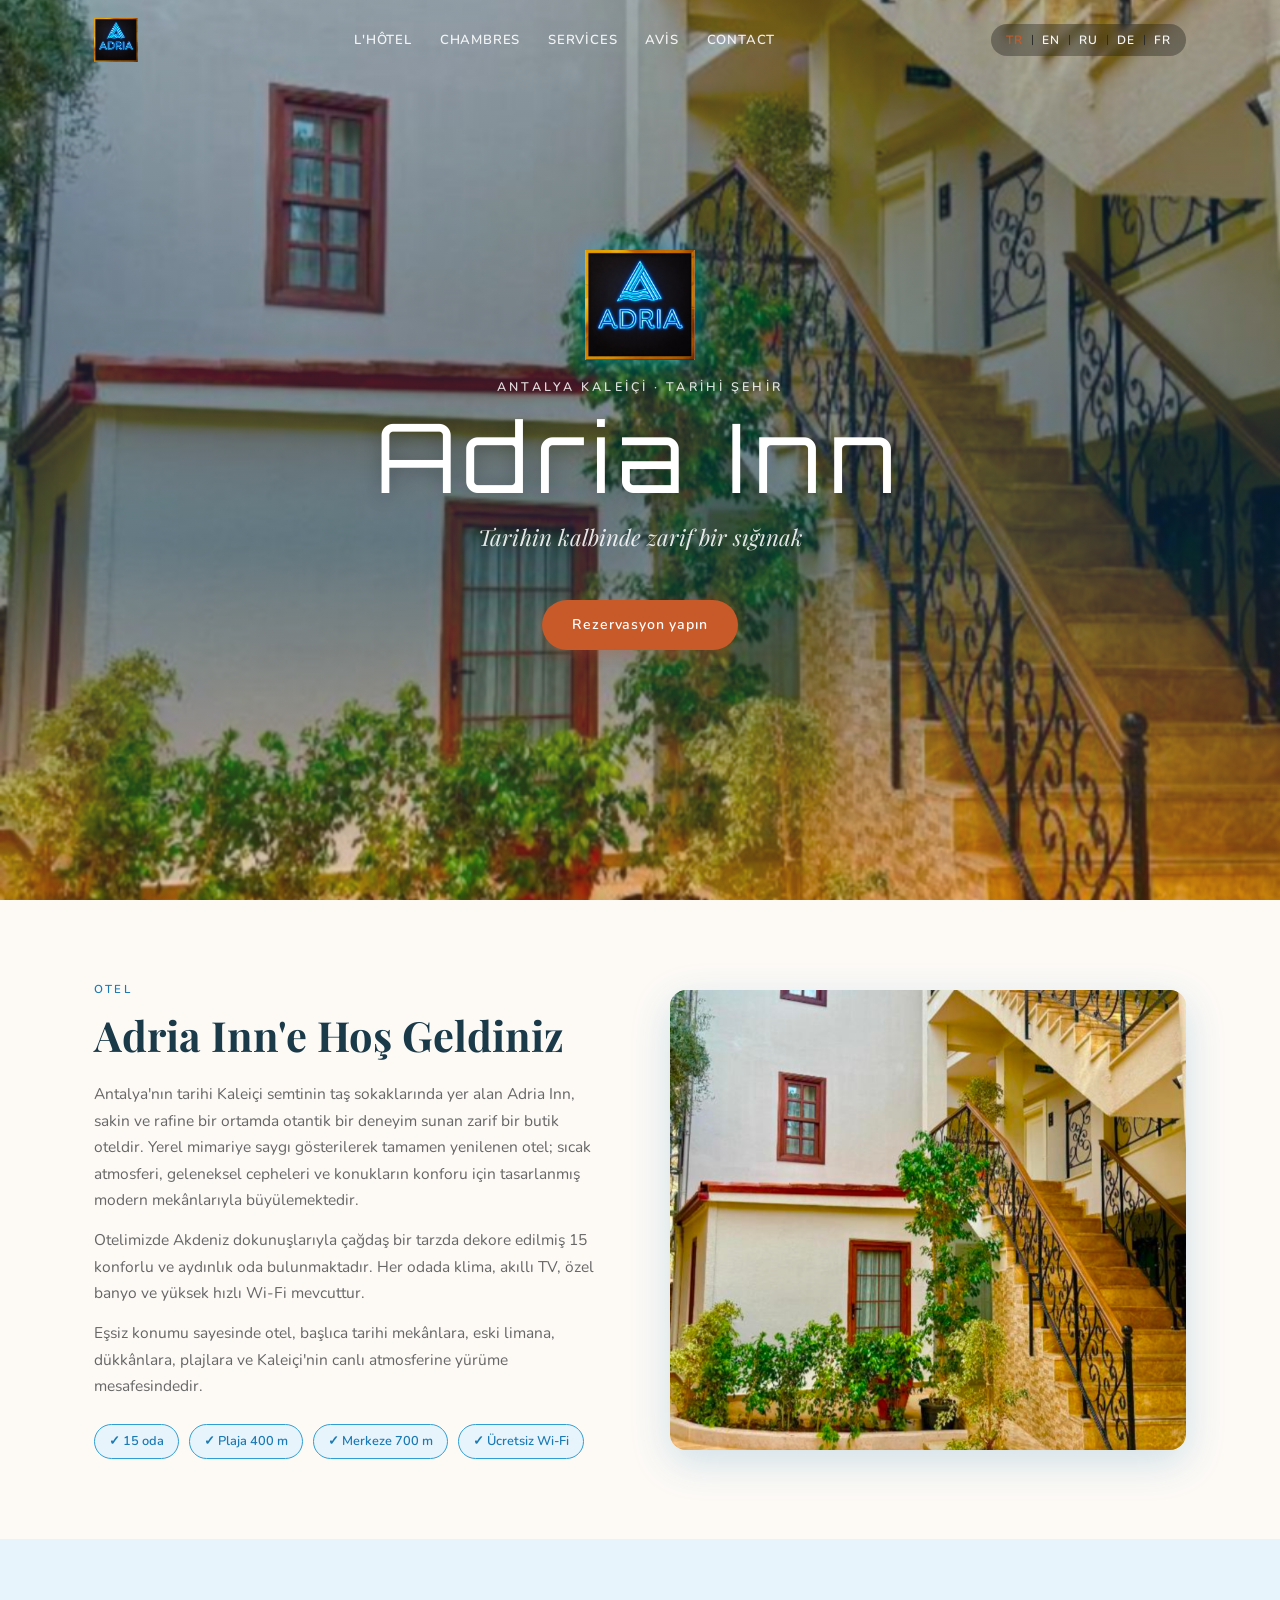
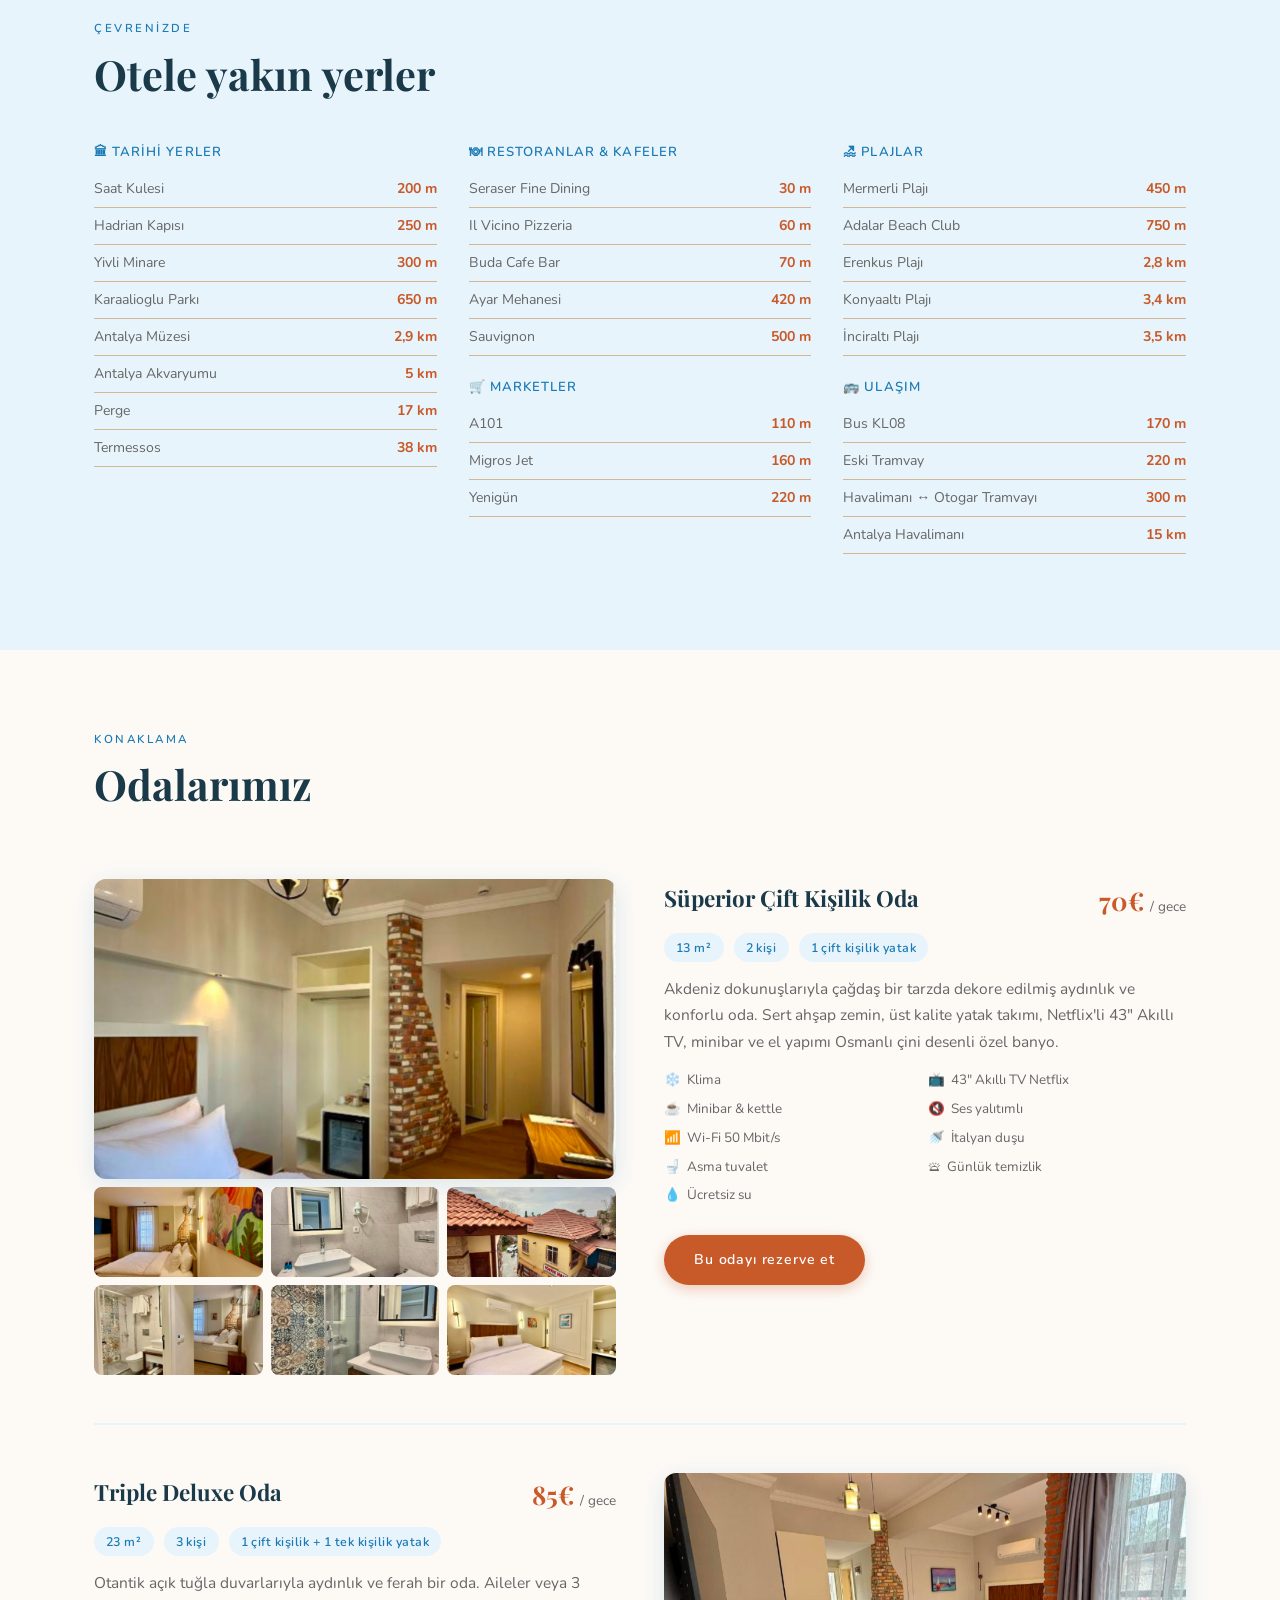
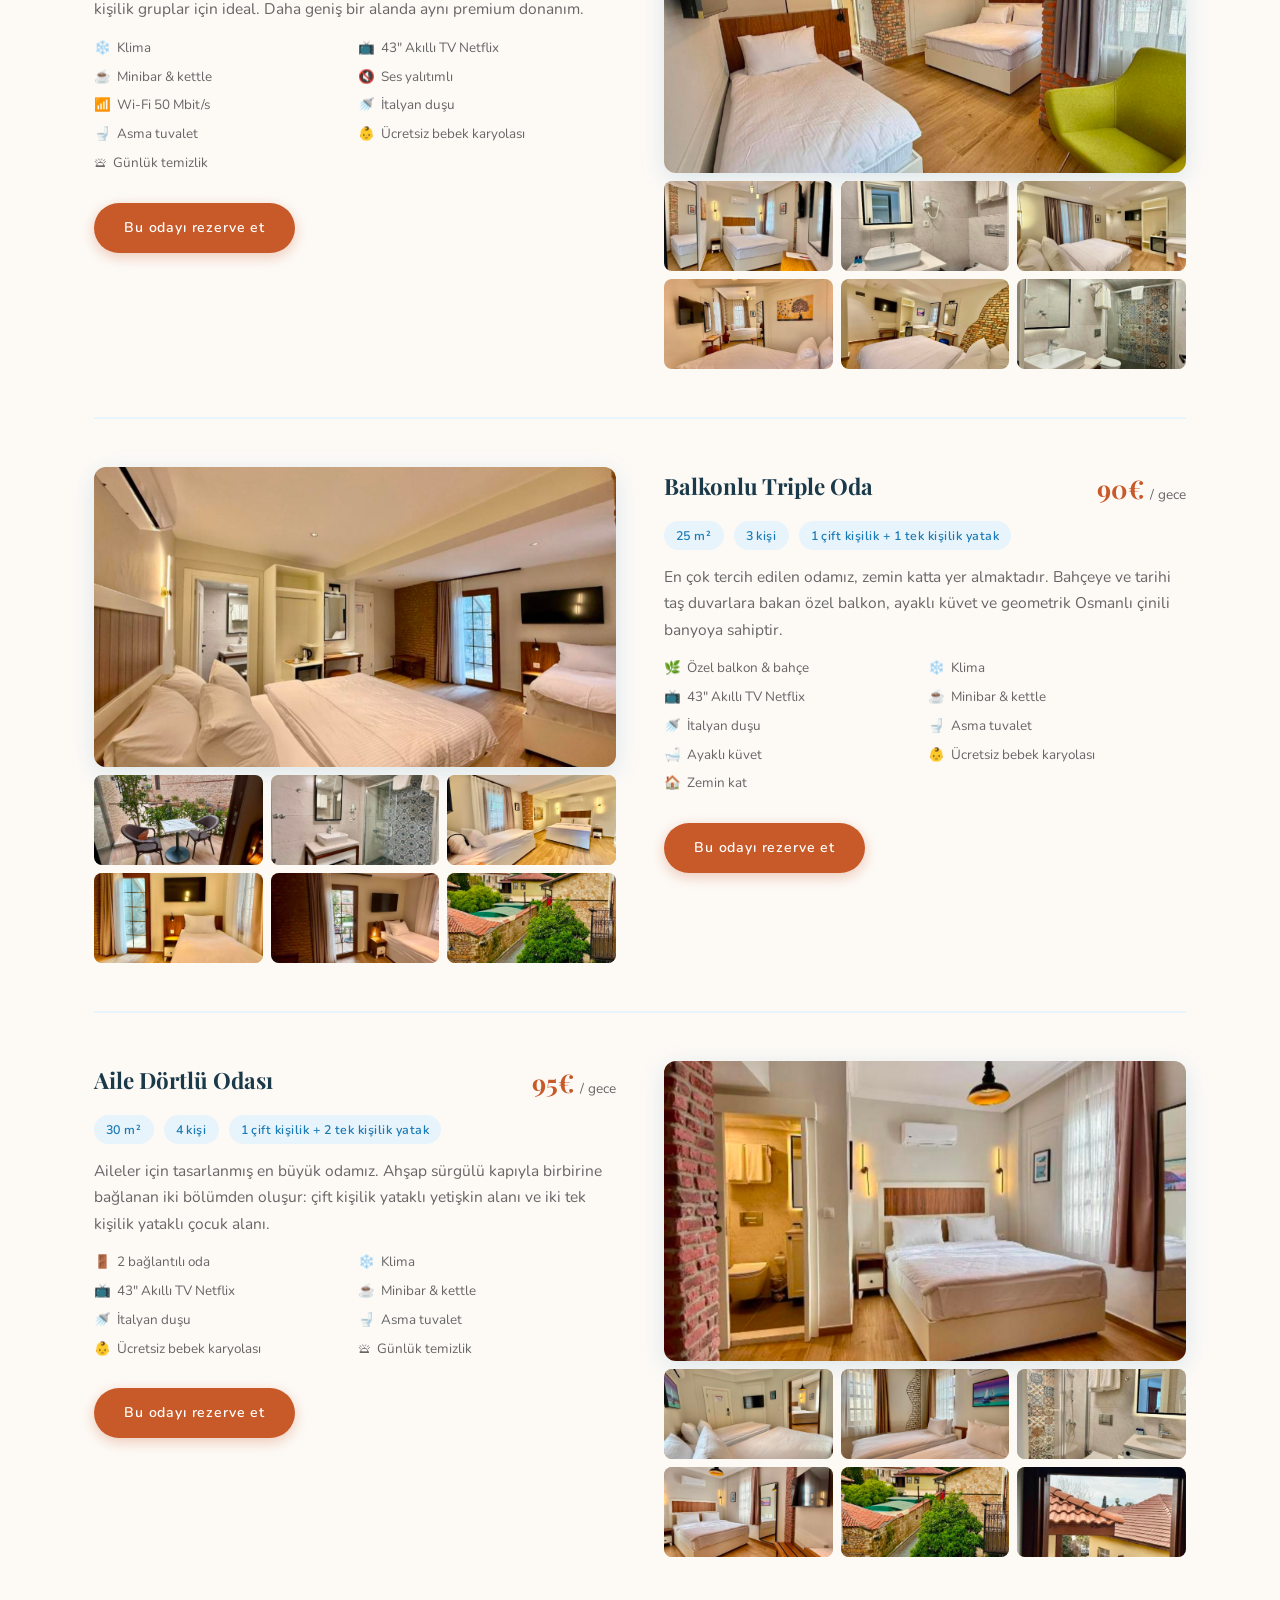
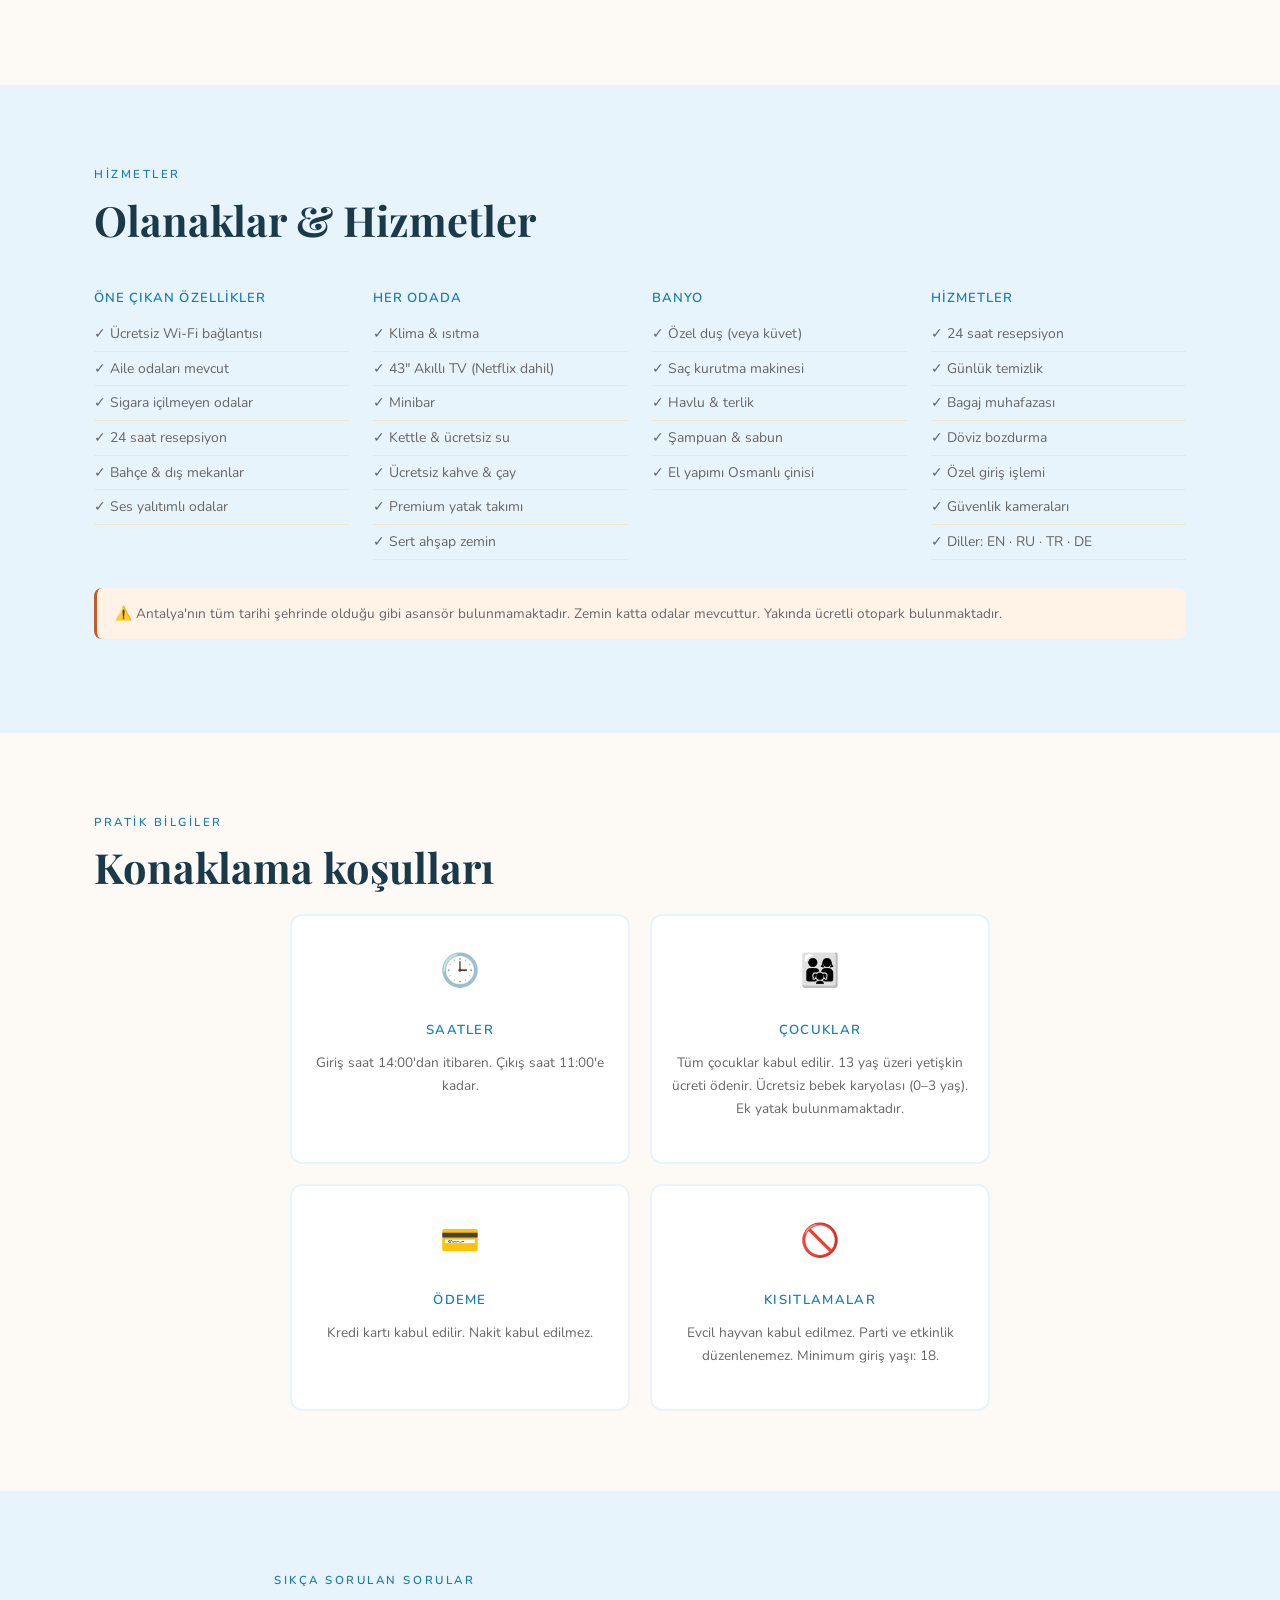
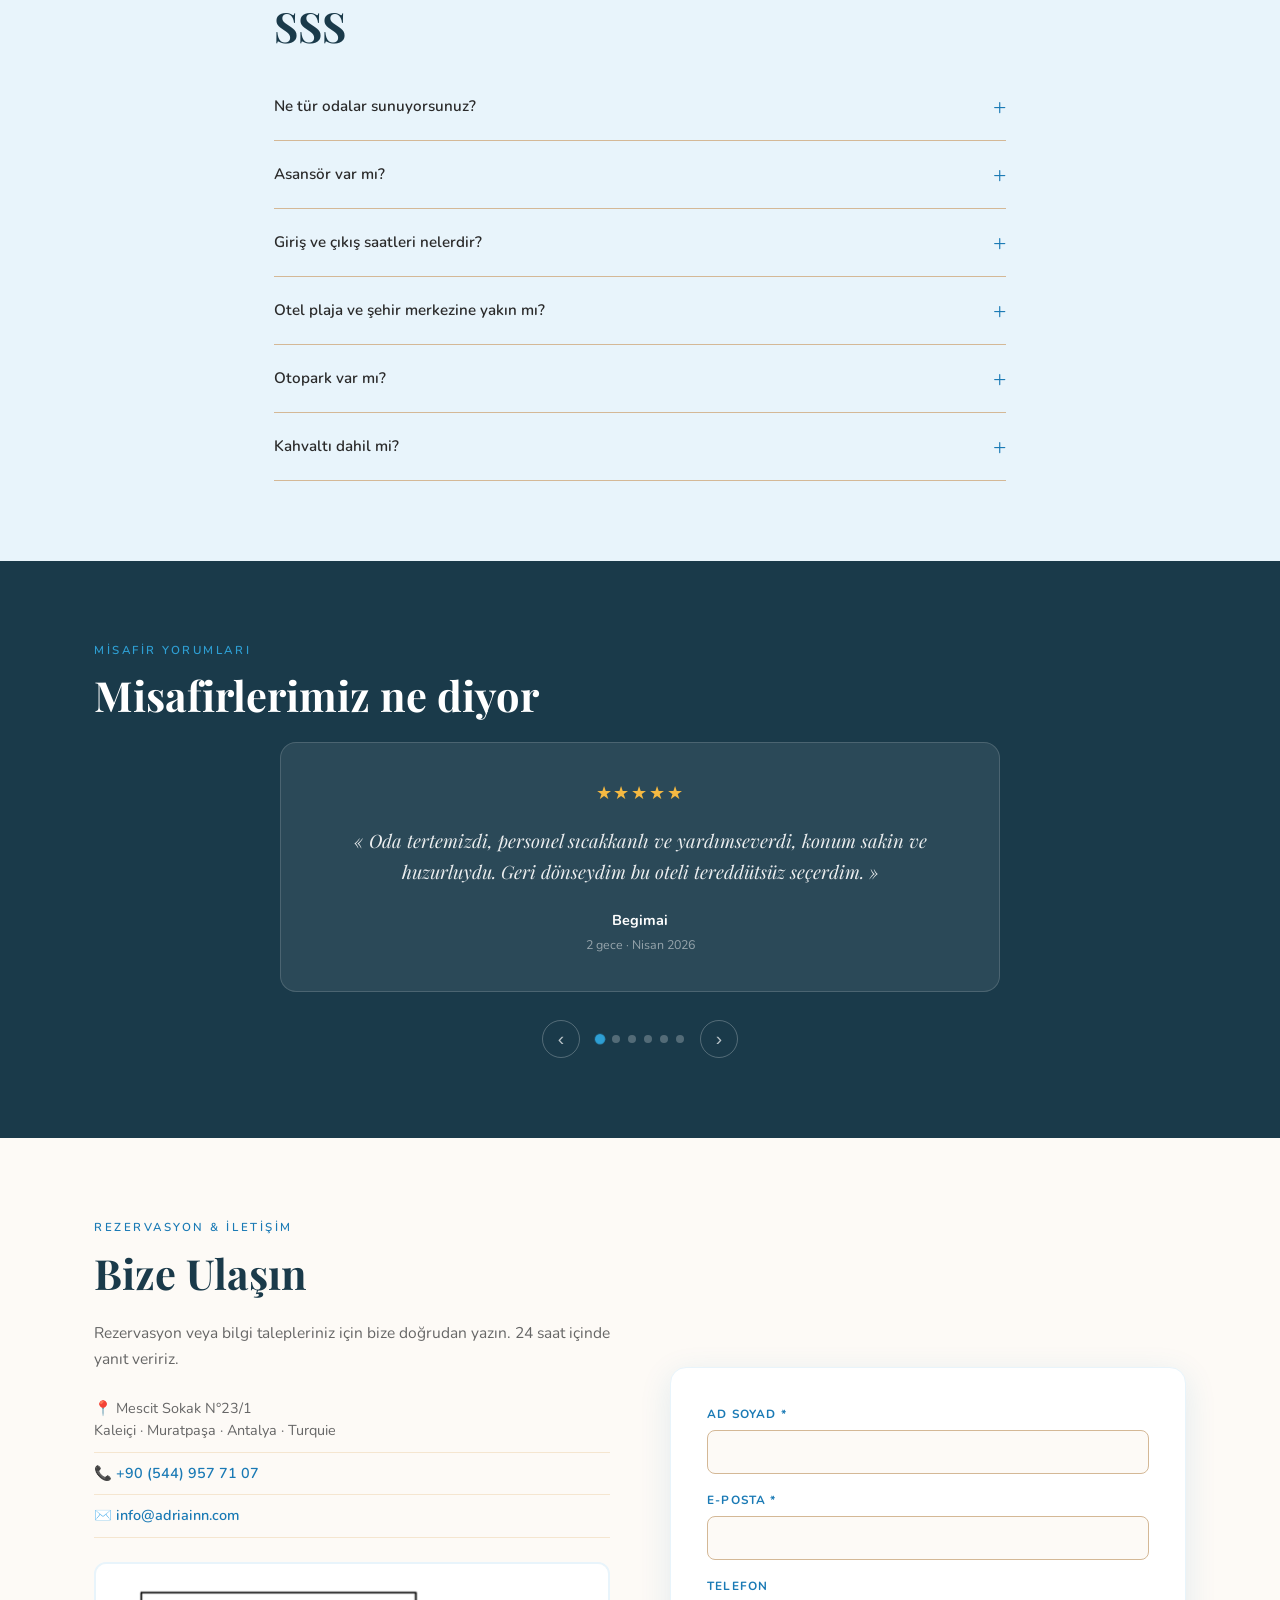
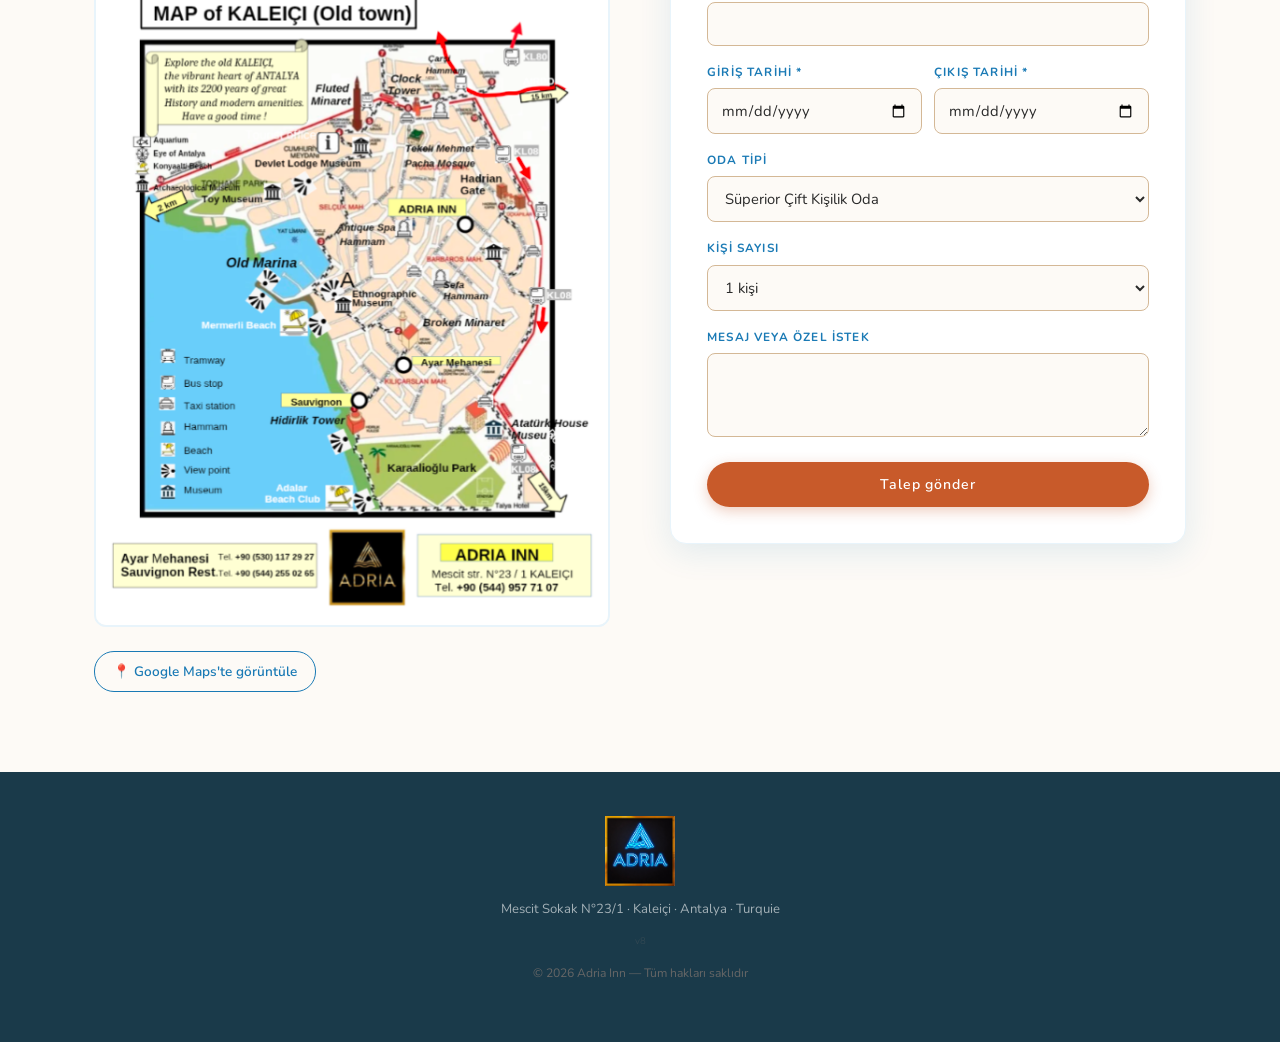
<file: index-13.html>
<!DOCTYPE html>
<!-- ✅ VERSION CORRECTE v9 — adria-inn2 — NE PAS MODIFIER CETTE LIGNE -->
<html lang="fr">
<head>
  <meta charset="UTF-8" />
  <meta name="viewport" content="width=device-width, initial-scale=1.0" />
  <title>Adria Inn – Vieille ville d'Antalya, Kaleiçi</title>
  <meta name="description" content="Hôtel de charme au cœur de Kaleiçi, vieille ville historique d'Antalya. 15 chambres modernes, emplacement exceptionnel, à 400 m de la plage." />
  <link rel="stylesheet" href="style-med.css" />
  <link href="https://fonts.googleapis.com/css2?family=Cormorant+Garamond:ital,wght@0,400;0,600;1,400&family=Jost:wght@300;400;500&family=Orbitron:wght@400;600&display=swap" rel="stylesheet" />
</head>
<body>

  <!-- ========== NAVIGATION ========== -->
  <header id="header">
    <div class="nav-inner">
      <a href="#accueil" class="logo">
        <img src="images/hôtel/logo-adria.png" alt="Adria Inn" class="logo-img" />
      </a>
      <nav>
        <a href="#presentation">L'hôtel</a>
        <a href="#chambres">Chambres</a>
        <a href="#equipements">Services</a>
        <a href="#avis">Avis</a>
        <a href="#contact">Contact</a>
      </nav>
      <div class="lang-switcher">
        <button onclick="setLang('tr')" id="btn-tr" class="lang-btn active">TR</button>
        <span>|</span>
        <button onclick="setLang('en')" id="btn-en" class="lang-btn">EN</button>
        <span>|</span>
        <button onclick="setLang('ru')" id="btn-ru" class="lang-btn">RU</button>
        <span>|</span>
        <button onclick="setLang('de')" id="btn-de" class="lang-btn">DE</button>
        <span>|</span>
        <button onclick="setLang('fr')" id="btn-fr" class="lang-btn">FR</button>
      </div>
    </div>
  </header>

  <!-- ========== HERO ========== -->
  <section id="accueil" class="hero">
    <div class="hero-overlay"></div>
    <div class="hero-content">
      <img src="images/hôtel/logo-adria.png" alt="Adria Inn" class="hero-logo" />
      <p class="hero-sub" data-i18n="hero_sub">Vieille ville d'Antalya · Kaleiçi</p>
      <h1 class="hero-title">Adria Inn</h1>
      <p class="hero-tag" data-i18n="hero_tag">Un refuge élégant au cœur de l'histoire</p>
      <a href="#contact" class="btn-primary" data-i18n="hero_btn">Réserver votre séjour</a>
    </div>
  </section>

  <!-- ========== PRÉSENTATION ========== -->
  <section id="presentation" class="section">
    <div class="container two-col">
      <div class="text-col">
        <span class="label" data-i18n="pres_label">L'hôtel</span>
        <h2 data-i18n="pres_titre">Bienvenue à l'Adria Inn</h2>
        <p data-i18n="pres_p1">Niché au cœur de la vieille ville historique de Kaleiçi à Antalya, cet élégant hôtel de charme offre une expérience authentique dans un cadre calme et raffiné. Entièrement rénové dans le respect de l'architecture locale, l'établissement séduit par son atmosphère chaleureuse, ses façades traditionnelles et ses espaces modernes pensés pour le confort des voyageurs.</p>
        <p data-i18n="pres_p2">L'hôtel dispose de 15 chambres confortables et lumineuses, décorées dans un style contemporain avec des touches méditerranéennes. Chaque chambre est équipée de tout le nécessaire : climatisation, Smart TV connectée, salle de bain privative et connexion Wi-Fi haut débit.</p>
        <p data-i18n="pres_p3">Grâce à son emplacement exceptionnel, l'hôtel est à proximité immédiate des principaux sites historiques, du vieux port, des boutiques, des plages et de l'animation de Kaleiçi.</p>
        <div class="badges">
          <span data-i18n="badge1">✓ 15 chambres</span>
          <span data-i18n="badge2">✓ Plage à 400 m</span>
          <span data-i18n="badge3">✓ Centre à 700 m</span>
          <span data-i18n="badge4">✓ Wi-Fi gratuit</span>
        </div>
      </div>
      <div class="img-col">
        <div class="hotel-slider" id="hotelSlider">
          <div class="hotel-slide active"><img src="images/hôtel/cour-escalier.png" alt="Cour intérieure" /></div>
          <div class="hotel-slide"><img src="images/hôtel/escalier.png" alt="Escalier" /></div>
          <div class="hotel-slide"><img src="images/hôtel/balcon-minaret.png" alt="Balcon et minaret" /></div>
          <div class="hotel-slide"><img src="images/hôtel/vue-ensemble.png" alt="Vue ensemble" /></div>
          <div class="hotel-slide"><img src="images/hôtel/allee.png" alt="Allée" /></div>
          <div class="hotel-slide"><img src="images/hôtel/cour-parasol.png" alt="Terrasse" /></div>
          <div class="hotel-slide"><img src="images/hôtel/couloir1.png" alt="Couloir" /></div>
          <div class="hotel-slide"><img src="images/hôtel/couloir2.png" alt="Couloir étage" /></div>
          <div class="hotel-slide"><img src="images/hôtel/vue-rue1.png" alt="Rue de Kaleiçi" /></div>
          <div class="hotel-slide"><img src="images/hôtel/fenetre1.png" alt="Vue depuis la fenêtre" /></div>
          <div class="hotel-slide"><img src="images/hôtel/vue-kaleici.png" alt="Vue sur Kaleiçi" /></div>
        </div>
      </div>
    </div>
  </section>

  <!-- ========== PROXIMITÉ ========== -->
  <section id="proximite" class="section bg-sand">
    <div class="container">
      <span class="label" data-i18n="prox_label">Autour de vous</span>
      <h2 data-i18n="prox_titre">À proximité de l'hôtel</h2>
      <div class="proximite-grid">

        <div class="prox-col">
          <h4 data-i18n="prox_h1">🏛 Sites historiques</h4>
          <ul>
            <li>Tour de l'horloge <span>200 m</span></li>
            <li>Porte d'Hadrien <span>250 m</span></li>
            <li>Minaret canelé <span>300 m</span></li>
            <li>Karaalioglu Park <span>650 m</span></li>
            <li>Musée d'Antalya <span>2,9 km</span></li>
            <li>Aquarium d'Antalya <span>5 km</span></li>
            <li>Perge <span>17 km</span></li>
            <li>Termessos <span>38 km</span></li>
          </ul>
        </div>

        <div class="prox-col">
          <h4 data-i18n="prox_h2">🍽 Restaurants &amp; cafés</h4>
          <ul>
            <li>Buda Cafe Bar <span>30 m</span></li>
            <li>Il Vicino Pizzeria <span>60 m</span></li>
            <li>Seraser Fine Dining <span>70 m</span></li>
            <li>Ayar Mehanesi <span>420 m</span></li>
            <li>Sauvignon <span>500 m</span></li>
          </ul>
          <h4 data-i18n="prox_h3">🛒 Commerces</h4>
          <ul>
            <li>A101 <span>110 m</span></li>
            <li>Migros Jet <span>160 m</span></li>
            <li>Yenigün <span>220 m</span></li>
          </ul>
        </div>

        <div class="prox-col">
          <h4 data-i18n="prox_h4">🏖 Plages</h4>
          <ul>
            <li>Mermerli Plajı <span>450 m</span></li>
            <li>Adalar Beach Club <span>750 m</span></li>
            <li>Erenkus Plajı <span>2,8 km</span></li>
            <li>Konyaaltı Plajı <span>3,4 km</span></li>
            <li>İnciraltı Plajı <span>3,5 km</span></li>
          </ul>
          <h4 data-i18n="prox_h5">🚌 Transports</h4>
          <ul>
            <li>Bus KL08 <span>170 m</span></li>
            <li>Vieux Tramway <span>220 m</span></li>
            <li>Tramway Aéroport ↔ Gare <span>300 m</span></li>
            <li>Aéroport d'Antalya <span>15 km</span></li>
          </ul>
        </div>

      </div>
    </div>
  </section>

  <!-- ========== CHAMBRES ========== -->
  <section id="chambres" class="section">
    <div class="container">
      <span class="label" data-i18n="ch_label">Hébergement</span>
      <h2 data-i18n="ch_titre">Nos Chambres</h2>

      <!-- Chambre 1 : Double Supérieure -->
      <div class="room-block">
        <div class="room-photos">
          <div class="room-main">
            <!-- ════ PHOTO PRINCIPALE : changer le nom du fichier ci-dessous ════ -->
            <img src="images/chambre/double/double-01.png" alt="Chambre Double Supérieure" />
          </div>
          <div class="room-thumbs">
            <img src="images/chambre/double/double-02.png" alt="" />
            <img src="images/chambre/double/double-sdb1.png" alt="" />
            <img src="images/hôtel/vue-rue1.png" alt="" />
            <img src="images/chambre/double/double-entrée.png" alt="" />
            <img src="images/chambre/double/double-sdb2.png" alt="" />
            <img src="images/chambre/double/double-03.png" alt="" />
          </div>
        </div>
        <div class="room-info">
          <div class="room-header">
            <h3 data-i18n="ch1_nom">Chambre Double Supérieure</h3>
            <!-- ════ PRIX : changer le chiffre 70 ci-dessous ════ -->
            <div class="room-price">70€ <span data-i18n="par_nuit">/ nuit</span></div>
          </div>
          <div class="room-specs">
            <span>13 m²</span>
            <span data-i18n="ch1_pers">2 personnes</span>
            <span data-i18n="ch1_lits">1 grand lit</span>
          </div>
          <p data-i18n="ch1_desc">Confortable et lumineuse, décorée dans un style contemporain aux touches méditerranéennes. Parquet en bois dur, literie de qualité supérieure, Smart TV 43" avec Netflix, minibar, et salle de bain privée avec carrelage ottoman artisanal.</p>
          <ul class="amenities">
            <li>❄️ <span data-i18n="am_clim">Climatisation</span></li>
            <li>📺 <span data-i18n="am_tv">Smart TV 43" Netflix</span></li>
            <li>☕ <span data-i18n="am_minibar">Minibar & bouilloire</span></li>
            <li>🔇 <span data-i18n="am_sono">Insonorisée</span></li>
            <li>📶 <span data-i18n="am_wifi">Wi-Fi 50 Mbit/s</span></li>
            <li>🚿 <span data-i18n="am_douche">Douche à l'italienne</span></li>
            <li>🚽 <span data-i18n="am_wc">WC suspendu</span></li>
            <li>🛎 <span data-i18n="am_menage">Ménage quotidien</span></li>
            <li>💧 <span data-i18n="am_eau">Eau offerte</span></li>
          </ul>
          <a href="#contact" class="btn-primary" data-i18n="btn_reserver">Réserver cette chambre</a>
        </div>
      </div>

      <!-- Chambre 2 : Triple Deluxe -->
      <div class="room-block reverse">
        <div class="room-photos">
          <div class="room-main">
            <!-- ════ PHOTO PRINCIPALE : changer le nom du fichier ci-dessous ════ -->
            <img src="images/chambre/triple/triple-deluxe-02.png" alt="Chambre Triple Deluxe" />
          </div>
          <div class="room-thumbs">
            <img src="images/chambre/triple/triple-deluxe-04.png" alt="" />
            <img src="images/chambre/triple/triple-deluxe-sdb01.png" alt="" />
            <img src="images/chambre/triple/triple-deluxe-07.png" alt="" />
            <img src="images/chambre/triple/triple-deluxe-03.png" alt="" />
            <img src="images/chambre/triple/triple-deluxe-05.png" alt="" />
            <img src="images/chambre/triple/triple-deluxe-sdb02.png" alt="" />
          </div>
        </div>
        <div class="room-info">
          <div class="room-header">
            <h3 data-i18n="ch2_nom">Chambre Triple Deluxe</h3>
            <!-- ════ PRIX : changer le chiffre 85 ci-dessous ════ -->
            <div class="room-price">85€ <span data-i18n="par_nuit">/ nuit</span></div>
          </div>
          <div class="room-specs">
            <span>23 m²</span>
            <span data-i18n="ch2_pers">3 personnes</span>
            <span data-i18n="ch2_lits">1 grand lit + 1 lit simple</span>
          </div>
          <p data-i18n="ch2_desc">Spacieuse et lumineuse, avec mur en briques apparentes authentiques. Idéale pour les familles ou groupes de 3 personnes. Mêmes équipements haut de gamme, dans un espace plus généreux.</p>
          <ul class="amenities">
            <li>❄️ <span data-i18n="am_clim">Climatisation</span></li>
            <li>📺 <span data-i18n="am_tv">Smart TV 43" Netflix</span></li>
            <li>☕ <span data-i18n="am_minibar">Minibar & bouilloire</span></li>
            <li>🔇 <span data-i18n="am_sono">Insonorisée</span></li>
            <li>📶 <span data-i18n="am_wifi">Wi-Fi 50 Mbit/s</span></li>
            <li>🚿 <span data-i18n="am_douche">Douche à l'italienne</span></li>
            <li>🚽 <span data-i18n="am_wc">WC suspendu</span></li>
            <li>👶 <span data-i18n="am_bebe">Lit bébé gratuit</span></li>
            <li>🛎 <span data-i18n="am_menage">Ménage quotidien</span></li>
          </ul>
          <a href="#contact" class="btn-primary" data-i18n="btn_reserver">Réserver cette chambre</a>
        </div>
      </div>

      <!-- Chambre 3 : Triple avec Balcon -->
      <div class="room-block">
        <div class="room-photos">
          <div class="room-main">
            <!-- ════ PHOTO PRINCIPALE : changer le nom du fichier ci-dessous ════ -->
            <img src="images/chambre/balcon/balcon-01.png" alt="Chambre Triple avec Balcon" />
          </div>
          <div class="room-thumbs">
            <img src="images/chambre/balcon/balcon-terrasse.png" alt="" />
            <img src="images/chambre/balcon/balcon-sdb.png" alt="" />
            <img src="images/chambre/balcon/balcon-02.png" alt="" />
            <img src="images/chambre/balcon/balcon-03.png" alt="" />
            <img src="images/chambre/balcon/balcon-04.png" alt="" />
            <img src="images/hôtel/vue-kaleici.png" alt="" />
          </div>
        </div>
        <div class="room-info">
          <div class="room-header">
            <h3 data-i18n="ch3_nom">Chambre Triple avec Balcon</h3>
            <!-- ════ PRIX : changer le chiffre 90 ci-dessous ════ -->
            <div class="room-price">90€ <span data-i18n="par_nuit">/ nuit</span></div>
          </div>
          <div class="room-specs">
            <span>25 m²</span>
            <span data-i18n="ch3_pers">3 personnes</span>
            <span data-i18n="ch3_lits">1 grand lit + 1 lit simple</span>
          </div>
          <p data-i18n="ch3_desc">Notre chambre la plus appréciée, au rez-de-chaussée. Elle dispose d'un balcon privé avec table et chaises donnant sur le jardin et les murs de pierre anciens. Salle de bain avec baignoire îlot et carrelage ottoman géométrique.</p>
          <ul class="amenities">
            <li>🌿 <span data-i18n="am_balcon">Balcon privé & jardin</span></li>
            <li>❄️ <span data-i18n="am_clim">Climatisation</span></li>
            <li>📺 <span data-i18n="am_tv">Smart TV 43" Netflix</span></li>
            <li>☕ <span data-i18n="am_minibar">Minibar & bouilloire</span></li>
            <li>🚿 <span data-i18n="am_douche">Douche à l'italienne</span></li>
            <li>🚽 <span data-i18n="am_wc">WC suspendu</span></li>
            <li>🛁 <span data-i18n="am_baignoire">Baignoire îlot</span></li>
            <li>👶 <span data-i18n="am_bebe">Lit bébé gratuit</span></li>
            <li>🏠 <span data-i18n="am_rdc">Rez-de-chaussée</span></li>
          </ul>
          <a href="#contact" class="btn-primary" data-i18n="btn_reserver">Réserver cette chambre</a>
        </div>
      </div>

      <!-- Chambre 4 : Familiale -->
      <div class="room-block reverse">
        <div class="room-photos">
          <div class="room-main">
            <!-- ════ PHOTO PRINCIPALE : changer le nom du fichier ci-dessous ════ -->
            <img src="images/chambre/familiale/familiale-01.png" alt="Chambre Quadruple Familiale" />
          </div>
          <div class="room-thumbs">
            <img src="images/chambre/familiale/familiale-04.png" alt="" />
            <img src="images/chambre/familiale/familiale-05.png" alt="" />
            <img src="images/chambre/familiale/familiale-sdb.png" alt="" />
            <img src="images/chambre/familiale/familiale-02.png" alt="" />
            <img src="images/hôtel/vue-kaleici.png" alt="" />
            <img src="images/hôtel/fenetre2.png" alt="" />
          </div>
        </div>
        <div class="room-info">
          <div class="room-header">
            <h3 data-i18n="ch4_nom">Chambre Quadruple Familiale</h3>
            <!-- ════ PRIX : changer le chiffre 95 ci-dessous ════ -->
            <div class="room-price">95€ <span data-i18n="par_nuit">/ nuit</span></div>
          </div>
          <div class="room-specs">
            <span>30 m²</span>
            <span data-i18n="ch4_pers">4 personnes</span>
            <span data-i18n="ch4_lits">1 grand lit + 2 lits simples</span>
          </div>
          <p data-i18n="ch4_desc">Notre plus grande chambre, conçue pour les familles. Elle se compose de deux espaces communicants reliés par une porte coulissante en bois : un espace adultes avec grand lit, et un espace enfants avec deux lits simples. Idéal pour une vraie intimité familiale.</p>
          <ul class="amenities">
            <li>🚪 <span data-i18n="am_comm">2 pièces communicantes</span></li>
            <li>❄️ <span data-i18n="am_clim">Climatisation</span></li>
            <li>📺 <span data-i18n="am_tv">Smart TV 43" Netflix</span></li>
            <li>☕ <span data-i18n="am_minibar">Minibar & bouilloire</span></li>
            <li>🚿 <span data-i18n="am_douche">Douche à l'italienne</span></li>
            <li>🚽 <span data-i18n="am_wc">WC suspendu</span></li>
            <li>👶 <span data-i18n="am_bebe">Lit bébé gratuit</span></li>
            <li>🛎 <span data-i18n="am_menage">Ménage quotidien</span></li>
          </ul>
          <a href="#contact" class="btn-primary" data-i18n="btn_reserver">Réserver cette chambre</a>
        </div>
      </div>

    </div>
  </section>

  <!-- ========== ÉQUIPEMENTS ========== -->
  <section id="equipements" class="section bg-sand">
    <div class="container">
      <span class="label" data-i18n="eq_label">Services</span>
      <h2 data-i18n="eq_titre">Équipements & Services</h2>
      <div class="equip-grid">
        <div class="equip-col">
          <h4 data-i18n="eq1_titre">Points forts</h4>
          <ul class="equip-list">
            <li>✓ <span data-i18n="eq_f1">Connexion Wi-Fi gratuite</span></li>
            <li>✓ <span data-i18n="eq_f2">Chambres familiales disponibles</span></li>
            <li>✓ <span data-i18n="eq_f3">Chambres non-fumeurs</span></li>
            <li>✓ <span data-i18n="eq_f4">Réception ouverte 24h/24</span></li>
            <li>✓ <span data-i18n="eq_f5">Jardin & espaces extérieurs</span></li>
            <li>✓ <span data-i18n="eq_f6">Chambres insonorisées</span></li>
          </ul>
        </div>
        <div class="equip-col">
          <h4 data-i18n="eq2_titre">Dans chaque chambre</h4>
          <ul class="equip-list">
            <li>✓ <span data-i18n="eq_c1">Climatisation & chauffage</span></li>
            <li>✓ <span data-i18n="eq_c2">Smart TV 43" (Netflix inclus)</span></li>
            <li>✓ <span data-i18n="eq_c3">Minibar</span></li>
            <li>✓ <span data-i18n="eq_c4">Bouilloire & eau offerte</span></li>
            <li>✓ <span data-i18n="eq_c5">Café & thé offerts</span></li>
            <li>✓ <span data-i18n="eq_c6">Literie de qualité supérieure</span></li>
            <li>✓ <span data-i18n="eq_c7">Parquet en bois dur</span></li>
          </ul>
        </div>
        <div class="equip-col">
          <h4 data-i18n="eq3_titre">Salle de bain</h4>
          <ul class="equip-list">
            <li>✓ <span data-i18n="eq_s1">Douche privée (ou baignoire)</span></li>
            <li>✓ <span data-i18n="eq_s2">Sèche-cheveux</span></li>
            <li>✓ <span data-i18n="eq_s3">Serviettes & chaussons</span></li>
            <li>✓ <span data-i18n="eq_s4">Shampoing & savon</span></li>
            <li>✓ <span data-i18n="eq_s5">Carrelage ottoman artisanal</span></li>
          </ul>
        </div>
        <div class="equip-col">
          <h4 data-i18n="eq4_titre">Services</h4>
          <ul class="equip-list">
            <li>✓ <span data-i18n="eq_sv1">Réception 24h/24</span></li>
            <li>✓ <span data-i18n="eq_sv2">Ménage quotidien</span></li>
            <li>✓ <span data-i18n="eq_sv3">Bagagerie</span></li>
            <li>✓ <span data-i18n="eq_sv4">Service de change</span></li>
            <li>✓ <span data-i18n="eq_sv5">Enregistrement privé</span></li>
            <li>✓ <span data-i18n="eq_sv6">Caméras de sécurité</span></li>
            <li>✓ <span data-i18n="eq_sv7">Langues : EN · RU · TR · DE</span></li>
          </ul>
        </div>
      </div>
      <p class="equip-note" data-i18n="eq_note">⚠️ L'établissement n'est pas équipé d'ascenseur (contrainte de la vieille ville). Des chambres de plain-pied sont disponibles. Parking payant à proximité immédiate.</p>
    </div>
  </section>

  <!-- ========== CONDITIONS ========== -->
  <section id="conditions" class="section">
    <div class="container">
      <span class="label" data-i18n="cond_label">Informations pratiques</span>
      <h2 data-i18n="cond_titre">Conditions de séjour</h2>
      <div class="conditions-grid">
        <div class="cond-item">
          <div class="cond-icon">🕒</div>
          <h4 data-i18n="cond1_titre">Horaires</h4>
          <p data-i18n="cond1_texte">Arrivée à partir de <strong>14h00</strong><br>Départ avant <strong>11h00</strong></p>
        </div>
        <div class="cond-item">
          <div class="cond-icon">👨‍👩‍👧</div>
          <h4 data-i18n="cond2_titre">Enfants</h4>
          <p data-i18n="cond2_texte">Tous bienvenus. +13 ans facturés adulte. Lit bébé gratuit (0–3 ans). Pas de lit d'appoint.</p>
        </div>
        <div class="cond-item">
          <div class="cond-icon">💳</div>
          <h4 data-i18n="cond3_titre">Paiement</h4>
          <p data-i18n="cond3_texte">Cartes bancaires acceptées. Espèces non acceptées.</p>
        </div>
        <div class="cond-item">
          <div class="cond-icon">🚫</div>
          <h4 data-i18n="cond4_titre">Restrictions</h4>
          <p data-i18n="cond4_texte">Animaux non admis. Fêtes & événements interdits. Âge minimum d'enregistrement : 18 ans.</p>
        </div>
      </div>
    </div>
  </section>

  <!-- ========== FAQ ========== -->
  <section id="faq" class="section bg-sand">
    <div class="container faq-wrap">
      <span class="label" data-i18n="faq_label">Questions fréquentes</span>
      <h2 data-i18n="faq_titre">FAQ</h2>
      <div class="faq-list">

        <div class="faq-item">
          <button class="faq-q" onclick="toggleFaq(this)">
            <span data-i18n="faq1_q">Quels types de chambres proposez-vous ?</span>
            <span class="faq-icon">+</span>
          </button>
          <div class="faq-a">
            <p data-i18n="faq1_r">L'Adria Inn propose quatre types de chambres : Chambre Double Supérieure (13 m² · 70€), Chambre Triple Deluxe (23 m² · 85€), Chambre Triple avec Balcon (25 m² · 90€) et Chambre Quadruple Familiale (30 m² · 95€).</p>
          </div>
        </div>

        <div class="faq-item">
          <button class="faq-q" onclick="toggleFaq(this)">
            <span data-i18n="faq2_q">Y a-t-il un ascenseur ?</span>
            <span class="faq-icon">+</span>
          </button>
          <div class="faq-a">
            <p data-i18n="faq2_r">Comme dans toute la vieille ville d'Antalya, il n'y a pas d'ascenseur pour accéder aux étages. Nous proposons toutefois des chambres accessibles de plain-pied pour les personnes à mobilité réduite ou voyageant avec de lourds bagages.</p>
          </div>
        </div>

        <div class="faq-item">
          <button class="faq-q" onclick="toggleFaq(this)">
            <span data-i18n="faq3_q">Quels sont les horaires d'arrivée et de départ ?</span>
            <span class="faq-icon">+</span>
          </button>
          <div class="faq-a">
            <p data-i18n="faq3_r">L'enregistrement se fait à partir de <strong>14h00</strong> et le départ avant <strong>11h00</strong>. Notre réception est ouverte 24h/24 pour vous accueillir à toute heure.</p>
          </div>
        </div>

        <div class="faq-item">
          <button class="faq-q" onclick="toggleFaq(this)">
            <span data-i18n="faq4_q">L'hôtel est-il proche de la plage et du centre ?</span>
            <span class="faq-icon">+</span>
          </button>
          <div class="faq-a">
            <p data-i18n="faq4_r">Oui, la plage Mermerli Plajı se trouve à seulement <strong>450 m</strong> à pied. Le centre-ville d'Antalya est à environ <strong>700 m</strong>. La Porte d'Hadrien et la Tour de l'horloge sont accessibles en moins de 5 minutes à pied.</p>
          </div>
        </div>

        <div class="faq-item">
          <button class="faq-q" onclick="toggleFaq(this)">
            <span data-i18n="faq5_q">Y a-t-il un parking ?</span>
            <span class="faq-icon">+</span>
          </button>
          <div class="faq-a">
            <p data-i18n="faq5_r">L'établissement ne dispose pas de parking privé, conformément aux contraintes de la vieille ville. Un parking payant est disponible à proximité immédiate.</p>
          </div>
        </div>

        <div class="faq-item">
          <button class="faq-q" onclick="toggleFaq(this)">
            <span data-i18n="faq6_q">Le petit-déjeuner est-il inclus ?</span>
            <span class="faq-icon">+</span>
          </button>
          <div class="faq-a">
            <p data-i18n="faq6_r">L'hôtel ne propose pas de petit-déjeuner. Cela vous permet de profiter des nombreux cafés et restaurants traditionnels à quelques pas : Buda Cafe Bar (30 m), Il Vicino Pizzeria (60 m), Seraser Fine Dining (70 m).</p>
          </div>
        </div>

      </div>
    </div>
  </section>

  <!-- ========== AVIS CLIENTS ========== -->
  <section id="avis" class="section bg-dark">
    <div class="container">
      <span class="label light" data-i18n="avis_label">Témoignages</span>
      <h2 class="light" data-i18n="avis_titre">Avis de nos clients</h2>

      <div class="reviews-slider">
        <div class="reviews-track" id="reviewsTrack">

          <div class="review-card">
            <div class="stars">★★★★★</div>
            <p class="review-text" data-i18n="rev1_text">« La chambre était d'une propreté impeccable, le personnel accueillant et serviable, et l'emplacement calme et paisible. Je choisirais sans hésiter cet hôtel à nouveau. »</p>
            <div class="review-author">
              <strong>Begimai</strong>
              <span data-i18n="rev1_date">2 nuits · Avril 2026</span>
            </div>
          </div>

          <div class="review-card">
            <div class="stars">★★★★★</div>
            <p class="review-text" data-i18n="rev2_text">« Idéalement situé, tout près de l'entrée de Kaleiçi. Il a dépassé mes attentes : très propre, chambre spacieuse, charmant jardin. Si je devais y retourner, je choisirais à nouveau cet hôtel. »</p>
            <div class="review-author">
              <strong>Buket</strong>
              <span data-i18n="rev2_date">1 nuit · Avril 2026</span>
            </div>
          </div>

          <div class="review-card">
            <div class="stars">★★★★★</div>
            <p class="review-text" data-i18n="rev3_text">« Un établissement exceptionnel qui saura vous satisfaire à tous égards. »</p>
            <div class="review-author">
              <strong>Mert</strong>
              <span data-i18n="rev3_date">5 nuits · Mai 2026</span>
            </div>
          </div>

          <div class="review-card">
            <div class="stars">★★★★★</div>
            <p class="review-text" data-i18n="rev4_text">« Belle architecture, chambres propres, personnel extrêmement poli et serviable. La salle de bain est d'une propreté impeccable. L'eau chaude est disponible à volonté. »</p>
            <div class="review-author">
              <strong>Leyla</strong>
              <span data-i18n="rev4_date">1 nuit · Décembre 2025</span>
            </div>
          </div>

          <div class="review-card">
            <div class="stars">★★★★★</div>
            <p class="review-text" data-i18n="rev5_text">« Emplacement magnifique, niché au cœur de demeures historiques. Chambres très propres et spacieuses. Personnel très poli et attentionné. Je le recommande vivement. »</p>
            <div class="review-author">
              <strong>Ismail</strong>
              <span data-i18n="rev5_date">1 nuit · Octobre 2025</span>
            </div>
          </div>

          <div class="review-card">
            <div class="stars">★★★★☆</div>
            <p class="review-text" data-i18n="rev6_text">« Les chambres sont propres et l'hôtel est très bien situé. »</p>
            <div class="review-author">
              <strong>Izzet</strong>
              <span data-i18n="rev6_date">4 nuits · Août 2025</span>
            </div>
          </div>

        </div>

        <div class="reviews-nav">
          <button onclick="prevReview()" class="rev-btn" aria-label="Précédent">&#8249;</button>
          <div class="rev-dots" id="revDots"></div>
          <button onclick="nextReview()" class="rev-btn" aria-label="Suivant">&#8250;</button>
        </div>
      </div>

    </div>
  </section>

  <!-- ========== CONTACT ========== -->
  <section id="contact" class="section">
    <div class="container two-col">
      <div class="text-col">
        <span class="label" data-i18n="contact_label">Réservation & Contact</span>
        <h2 data-i18n="contact_titre">Contactez-nous</h2>
        <p data-i18n="contact_intro">Pour toute demande de réservation ou information, écrivez-nous directement. Nous répondons sous 24 heures.</p>
        <ul class="contact-list">
          <li>📍 Mescit Sokak N°23/1<br>Kaleiçi · Muratpaşa · Antalya · Turquie</li>
          <li>📞 <a href="tel:+905449577107">+90 (544) 957 71 07</a></li>
          <li>✉️ <a href="mailto:info@adriainn.com">info@adriainn.com</a></li>
        </ul>
        <div class="carte-touristique">
          <img src="images/hôtel/carte-kaleici.png" alt="Carte de Kaleiçi – Adria Inn" />
        </div>
        <a href="https://maps.google.com/?q=Mescit+Sokak+23/1+Kaleici+Antalya" target="_blank" class="btn-gmaps" data-i18n="gmaps_btn">📍 Voir sur Google Maps</a>
      </div>
      <div class="form-col">
        <form id="res-form" onsubmit="sendForm(event)">
          <div class="field">
            <label data-i18n="f_nom">Nom complet *</label>
            <input type="text" name="nom" required />
          </div>
          <div class="field">
            <label data-i18n="f_email">Email *</label>
            <input type="email" name="email" required />
          </div>
          <div class="field">
            <label data-i18n="f_tel">Téléphone</label>
            <input type="tel" name="tel" />
          </div>
          <div class="field two-col-field">
            <div>
              <label data-i18n="f_arr">Arrivée *</label>
              <input type="date" name="arrivee" required />
            </div>
            <div>
              <label data-i18n="f_dep">Départ *</label>
              <input type="date" name="depart" required />
            </div>
          </div>
          <div class="field">
            <label data-i18n="f_chambre">Type de chambre</label>
            <select name="chambre">
              <option value="double" data-i18n="ch1_nom">Chambre Double Supérieure – 70€/nuit</option>
              <option value="triple-deluxe" data-i18n="ch2_nom">Chambre Triple Deluxe – 85€/nuit</option>
              <option value="triple-balcon" data-i18n="ch3_nom">Chambre Triple avec Balcon – 90€/nuit</option>
              <option value="familiale" data-i18n="ch4_nom">Chambre Quadruple Familiale – 95€/nuit</option>
            </select>
          </div>
          <div class="field">
            <label data-i18n="f_pers">Nombre de personnes</label>
            <select name="personnes">
              <option data-i18n="pers_1">1 personne</option>
              <option data-i18n="pers_2">2 personnes</option>
              <option data-i18n="pers_3">3 personnes</option>
              <option data-i18n="pers_4">4 personnes</option>
            </select>
          </div>
          <div class="field">
            <label data-i18n="f_msg">Message ou demande spéciale</label>
            <textarea name="message" rows="3"></textarea>
          </div>
          <button type="submit" class="btn-primary btn-full" data-i18n="f_envoyer">Envoyer la demande</button>
          <p id="form-ok" class="form-ok hidden" data-i18n="f_confirme">✓ Votre demande a bien été envoyée. Nous vous répondons sous 24h.</p>
        </form>
      </div>
    </div>
  </section>

  <!-- ========== FOOTER ========== -->
  <footer class="footer">
    <div class="container footer-inner">
      <img src="images/hôtel/logo-adria.png" alt="Adria Inn" class="footer-logo-img" />
      <p class="footer-address">Mescit Sokak N°23/1 · Kaleiçi · Antalya · Turquie</p>
      <p class="footer-copy" style="font-size:0.6rem;opacity:0.3">v8</p>
      <p class="footer-copy">© <span id="year"></span> Adria Inn — <span data-i18n="footer_droits">Tous droits réservés</span></p>
    </div>
  </footer>

  <script>
// =============================================
//  ADRIA INN – i18n.js (version complète et unifiée)
//  FR / EN / TR / RU / DE
// =============================================

const translations = {

// ─────────────────────────────────────────────
// FRANÇAIS
// ─────────────────────────────────────────────
fr: {
  hero_sub: "Vieille ville d'Antalya · Kaleiçi",
  hero_tag: "Un refuge élégant au cœur de l'histoire",
  hero_btn: "Réserver votre séjour",
  pres_label: "L'hôtel", pres_titre: "Bienvenue à l'Adria Inn",
  pres_p1: "Niché au cœur de la vieille ville historique de Kaleiçi à Antalya, cet élégant hôtel de charme offre une expérience authentique dans un cadre calme et raffiné. Entièrement rénové dans le respect de l'architecture locale, l'établissement séduit par son atmosphère chaleureuse, ses façades traditionnelles et ses espaces modernes pensés pour le confort des voyageurs.",
  pres_p2: "L'hôtel dispose de 15 chambres confortables et lumineuses, décorées dans un style contemporain avec des touches méditerranéennes. Chaque chambre est équipée de tout le nécessaire : climatisation, Smart TV connectée, salle de bain privative et connexion Wi-Fi haut débit.",
  pres_p3: "Grâce à son emplacement exceptionnel, l'hôtel est à proximité immédiate des principaux sites historiques, du vieux port, des boutiques, des plages et de l'animation de Kaleiçi.",
  badge1: "✓ 15 chambres", badge2: "✓ Plage à 400 m", badge3: "✓ Centre à 700 m", badge4: "✓ Wi-Fi gratuit",
  prox_label: "Autour de vous", prox_titre: "À proximité de l'hôtel",
  prox_h1: "🏛 Sites historiques", prox_h2: "🍽 Restaurants & cafés", prox_h3: "🛒 Commerces", prox_h4: "🏖 Plages", prox_h5: "🚌 Transports",
  ch_label: "Hébergement", ch_titre: "Nos Chambres", par_nuit: "/ nuit", btn_reserver: "Réserver cette chambre",
  ch1_nom: "Chambre Double Supérieure", ch1_pers: "2 personnes", ch1_lits: "1 grand lit",
  ch1_desc: "Confortable et lumineuse, décorée dans un style contemporain aux touches méditerranéennes. Parquet en bois dur, literie de qualité supérieure, Smart TV 43\" avec Netflix, minibar, et salle de bain privée avec carrelage ottoman artisanal.",
  ch2_nom: "Chambre Triple Deluxe", ch2_pers: "3 personnes", ch2_lits: "1 grand lit + 1 lit simple",
  ch2_desc: "Spacieuse et lumineuse, avec mur en briques apparentes authentiques. Idéale pour les familles ou groupes de 3 personnes. Mêmes équipements haut de gamme, dans un espace plus généreux.",
  ch3_nom: "Chambre Triple avec Balcon", ch3_pers: "3 personnes", ch3_lits: "1 grand lit + 1 lit simple",
  ch3_desc: "Notre chambre la plus appréciée, au rez-de-chaussée. Elle dispose d'un balcon privé avec table et chaises donnant sur le jardin et les murs de pierre anciens. Salle de bain avec baignoire îlot et carrelage ottoman géométrique.",
  ch4_nom: "Chambre Quadruple Familiale", ch4_pers: "4 personnes", ch4_lits: "1 grand lit + 2 lits simples",
  ch4_desc: "Notre plus grande chambre, conçue pour les familles. Elle se compose de deux espaces communicants reliés par une porte coulissante en bois : un espace adultes avec grand lit, et un espace enfants avec deux lits simples.",
  am_clim: "Climatisation", am_tv: "Smart TV 43\" Netflix", am_minibar: "Minibar & bouilloire",
  am_sono: "Insonorisée", am_wifi: "Wi-Fi 50 Mbit/s", am_sdb: "Salle de bain complète",
  am_menage: "Ménage quotidien", am_eau: "Eau offerte", am_bebe: "Lit bébé gratuit",
  am_balcon: "Balcon privé & jardin", am_baignoire: "Baignoire îlot", am_rdc: "Rez-de-chaussée",
  am_comm: "2 pièces communicantes", am_douche: "Douche à l'italienne", am_wc: "WC suspendu",
  eq_label: "Services", eq_titre: "Équipements & Services",
  eq1_titre: "Points forts", eq2_titre: "Dans chaque chambre", eq3_titre: "Salle de bain", eq4_titre: "Services",
  eq_f1: "Connexion Wi-Fi gratuite", eq_f2: "Chambres familiales disponibles",
  eq_f3: "Chambres non-fumeurs", eq_f4: "Réception ouverte 24h/24",
  eq_f5: "Jardin & espaces extérieurs", eq_f6: "Chambres insonorisées",
  eq_c1: "Climatisation & chauffage", eq_c2: "Smart TV 43\" (Netflix inclus)",
  eq_c3: "Minibar", eq_c4: "Bouilloire & eau offerte",
  eq_c5: "Café & thé offerts", eq_c6: "Literie de qualité supérieure", eq_c7: "Parquet en bois dur",
  eq_s1: "Douche privée (ou baignoire)", eq_s2: "Sèche-cheveux",
  eq_s3: "Serviettes & chaussons", eq_s4: "Shampoing & savon", eq_s5: "Carrelage ottoman artisanal",
  eq_sv1: "Réception 24h/24", eq_sv2: "Ménage quotidien", eq_sv3: "Bagagerie",
  eq_sv4: "Service de change", eq_sv5: "Enregistrement privé",
  eq_sv6: "Caméras de sécurité", eq_sv7: "Langues : EN · RU · TR · DE",
  eq_note: "⚠️ L'établissement n'est pas équipé d'ascenseur (contrainte de la vieille ville). Des chambres de plain-pied sont disponibles. Parking payant à proximité immédiate.",
  cond_label: "Informations pratiques", cond_titre: "Conditions de séjour",
  cond1_titre: "Horaires", cond1_texte: "Arrivée à partir de 14h00. Départ avant 11h00.",
  cond2_titre: "Enfants", cond2_texte: "Tous bienvenus. +13 ans facturés adulte. Lit bébé gratuit (0–3 ans). Pas de lit d'appoint.",
  cond3_titre: "Paiement", cond3_texte: "Cartes bancaires acceptées. Espèces non acceptées.",
  cond4_titre: "Restrictions", cond4_texte: "Animaux non admis. Fêtes & événements interdits. Âge minimum : 18 ans.",
  faq_label: "Questions fréquentes", faq_titre: "FAQ",
  faq1_q: "Quels types de chambres proposez-vous ?",
  faq1_r: "L'Adria Inn propose quatre types de chambres : Chambre Double Supérieure (13 m² · 70€), Chambre Triple Deluxe (23 m² · 85€), Chambre Triple avec Balcon (25 m² · 90€) et Chambre Quadruple Familiale (30 m² · 95€).",
  faq2_q: "Y a-t-il un ascenseur ?",
  faq2_r: "Comme dans toute la vieille ville d'Antalya, il n'y a pas d'ascenseur. Nous proposons toutefois des chambres accessibles de plain-pied.",
  faq3_q: "Quels sont les horaires d'arrivée et de départ ?",
  faq3_r: "L'enregistrement se fait à partir de 14h00 et le départ avant 11h00. Notre réception est ouverte 24h/24.",
  faq4_q: "L'hôtel est-il proche de la plage et du centre ?",
  faq4_r: "La plage Mermerli Plajı se trouve à 450 m à pied. Le centre-ville est à 700 m. La Porte d'Hadrien est accessible en moins de 5 minutes à pied.",
  faq5_q: "Y a-t-il un parking ?",
  faq5_r: "L'établissement ne dispose pas de parking privé. Un parking payant est disponible à proximité immédiate.",
  faq6_q: "Le petit-déjeuner est-il inclus ?",
  faq6_r: "L'hôtel ne propose pas de petit-déjeuner. De nombreux cafés et restaurants sont à quelques pas : Buda Cafe Bar (30 m), Il Vicino Pizzeria (60 m), Seraser Fine Dining (70 m).",
  avis_label: "Témoignages", avis_titre: "Avis de nos clients",
  rev1_text: "« La chambre était d'une propreté impeccable, le personnel accueillant et serviable, et l'emplacement calme et paisible. Je choisirais sans hésiter cet hôtel à nouveau. »", rev1_date: "2 nuits · Avril 2026",
  rev2_text: "« Idéalement situé, tout près de l'entrée de Kaleiçi. Il a dépassé mes attentes : très propre, chambre spacieuse, charmant jardin. Si je devais y retourner, je choisirais à nouveau cet hôtel. »", rev2_date: "1 nuit · Avril 2026",
  rev3_text: "« Un établissement exceptionnel qui saura vous satisfaire à tous égards. »", rev3_date: "5 nuits · Mai 2026",
  rev4_text: "« Belle architecture, chambres propres, personnel extrêmement poli et serviable. La salle de bain est d'une propreté impeccable. L'eau chaude est disponible à volonté. »", rev4_date: "1 nuit · Décembre 2025",
  rev5_text: "« Emplacement magnifique, niché au cœur de demeures historiques. Chambres très propres et spacieuses. Personnel très poli et attentionné. Je le recommande vivement. »", rev5_date: "1 nuit · Octobre 2025",
  rev6_text: "« Les chambres sont propres et l'hôtel est très bien situé. »", rev6_date: "4 nuits · Août 2025",
  contact_label: "Réservation & Contact", contact_titre: "Contactez-nous",
  contact_intro: "Pour toute demande de réservation ou information, écrivez-nous directement. Nous répondons sous 24 heures.",
  f_nom: "Nom complet *", f_email: "Email *", f_tel: "Téléphone", f_arr: "Arrivée *", f_dep: "Départ *",
  f_chambre: "Type de chambre", f_pers: "Nombre de personnes", f_msg: "Message ou demande spéciale",
  f_envoyer: "Envoyer la demande", f_confirme: "✓ Votre demande a bien été envoyée. Nous vous répondons sous 24h.",
  pers_1: "1 personne", pers_2: "2 personnes", pers_3: "3 personnes", pers_4: "4 personnes",
  footer_droits: "Tous droits réservés", gmaps_btn: "📍 Voir sur Google Maps",
},

// ─────────────────────────────────────────────
// ENGLISH
// ─────────────────────────────────────────────
en: {
  hero_sub: "Old Town Antalya · Kaleiçi",
  hero_tag: "An elegant retreat in the heart of history",
  hero_btn: "Book your stay",
  pres_label: "The hotel", pres_titre: "Welcome to Adria Inn",
  pres_p1: "Nestled in the cobblestone alleys of Kaleiçi, Antalya's historic old town, Adria Inn is a charming boutique hotel offering an authentic experience in a calm and refined setting. Fully renovated in keeping with local architecture, it captivates with its warm atmosphere, traditional façades and modern spaces designed for guests' comfort.",
  pres_p2: "The hotel has 15 comfortable and bright rooms, decorated in a contemporary style with Mediterranean touches. Each room is fully equipped: air conditioning, smart TV, private bathroom and high-speed Wi-Fi.",
  pres_p3: "Thanks to its exceptional location, the hotel is within walking distance of the main historic sites, the old harbour, shops, beaches and the lively atmosphere of Kaleiçi.",
  badge1: "✓ 15 rooms", badge2: "✓ Beach 400 m", badge3: "✓ City centre 700 m", badge4: "✓ Free Wi-Fi",
  prox_label: "Around you", prox_titre: "Near the hotel",
  prox_h1: "🏛 Historic sites", prox_h2: "🍽 Restaurants & cafés", prox_h3: "🛒 Shops", prox_h4: "🏖 Beaches", prox_h5: "🚌 Transport",
  ch_label: "Accommodation", ch_titre: "Our Rooms", par_nuit: "/ night", btn_reserver: "Book this room",
  ch1_nom: "Superior Double Room", ch1_pers: "2 guests", ch1_lits: "1 double bed",
  ch1_desc: "Bright and comfortable, decorated in a contemporary Mediterranean style. Hardwood floor, premium bedding, 43\" Smart TV with Netflix, minibar, and private bathroom with handcrafted Ottoman tiles.",
  ch2_nom: "Triple Deluxe Room", ch2_pers: "3 guests", ch2_lits: "1 double bed + 1 single bed",
  ch2_desc: "Spacious and bright, featuring authentic exposed brick walls. Ideal for families or groups of 3. Same premium amenities in a more generous space.",
  ch3_nom: "Triple Room with Balcony", ch3_pers: "3 guests", ch3_lits: "1 double bed + 1 single bed",
  ch3_desc: "Our most popular room, on the ground floor. Private balcony with table and chairs overlooking the garden and ancient stone walls. Bathroom with freestanding bathtub and geometric Ottoman tiles.",
  ch4_nom: "Family Quadruple Room", ch4_pers: "4 guests", ch4_lits: "1 double bed + 2 single beds",
  ch4_desc: "Our largest room, designed for families. It consists of two communicating spaces connected by a sliding wooden door: an adult area with double bed, and a children's area with two single beds.",
  am_clim: "Air conditioning", am_tv: "43\" Smart TV Netflix", am_minibar: "Minibar & kettle",
  am_sono: "Soundproofed", am_wifi: "Wi-Fi 50 Mbit/s", am_sdb: "Full private bathroom",
  am_menage: "Daily housekeeping", am_eau: "Complimentary water", am_bebe: "Free cot available",
  am_balcon: "Private balcony & garden", am_baignoire: "Freestanding bathtub", am_rdc: "Ground floor",
  am_comm: "2 connecting rooms", am_douche: "Walk-in shower", am_wc: "Wall-hung toilet",
  eq_label: "Services", eq_titre: "Facilities & Services",
  eq1_titre: "Highlights", eq2_titre: "In every room", eq3_titre: "Bathroom", eq4_titre: "Services",
  eq_f1: "Free Wi-Fi connection", eq_f2: "Family rooms available",
  eq_f3: "Non-smoking rooms", eq_f4: "24/7 reception",
  eq_f5: "Garden & outdoor spaces", eq_f6: "Soundproofed rooms",
  eq_c1: "Air conditioning & heating", eq_c2: "43\" Smart TV (Netflix included)",
  eq_c3: "Minibar", eq_c4: "Kettle & complimentary water",
  eq_c5: "Complimentary coffee & tea", eq_c6: "Premium bedding", eq_c7: "Hardwood floors",
  eq_s1: "Private shower (or bathtub)", eq_s2: "Hair dryer",
  eq_s3: "Towels & slippers", eq_s4: "Shampoo & soap", eq_s5: "Handcrafted Ottoman tiles",
  eq_sv1: "24/7 reception", eq_sv2: "Daily housekeeping", eq_sv3: "Luggage storage",
  eq_sv4: "Currency exchange", eq_sv5: "Private check-in",
  eq_sv6: "Security cameras", eq_sv7: "Languages: EN · RU · TR · DE",
  eq_note: "⚠️ The property has no lift, as is typical throughout Antalya's old town. Ground floor rooms are available. Paid parking is nearby.",
  cond_label: "Practical information", cond_titre: "Stay conditions",
  cond1_titre: "Check-in / Check-out", cond1_texte: "Check-in from 2:00 PM. Check-out before 11:00 AM.",
  cond2_titre: "Children", cond2_texte: "All children welcome. Over 13 charged as adults. Free cot (0–3 years). No extra beds.",
  cond3_titre: "Payment", cond3_texte: "Credit cards accepted. Cash not accepted.",
  cond4_titre: "Restrictions", cond4_texte: "No pets allowed. No parties or events. Minimum age: 18.",
  faq_label: "Frequently asked questions", faq_titre: "FAQ",
  faq1_q: "What types of rooms do you offer?",
  faq1_r: "Adria Inn offers four room types: Superior Double Room (13 m² · €70), Triple Deluxe Room (23 m² · €85), Triple Room with Balcony (25 m² · €90) and Family Quadruple Room (30 m² · €95).",
  faq2_q: "Is there a lift?",
  faq2_r: "As throughout Antalya's old town, there is no lift. However, ground floor rooms are available.",
  faq3_q: "What are the check-in and check-out times?",
  faq3_r: "Check-in is from 2:00 PM and check-out before 11:00 AM. Our reception is open 24/7.",
  faq4_q: "Is the hotel close to the beach and city centre?",
  faq4_r: "Mermerli Beach is just 450 m away on foot. The city centre is about 700 m away. Hadrian's Gate is less than a 5-minute walk.",
  faq5_q: "Is there parking?",
  faq5_r: "The property has no private parking. A paid car park is available nearby.",
  faq6_q: "Is breakfast included?",
  faq6_r: "The hotel does not serve breakfast. Many cafés and restaurants are steps away: Buda Cafe Bar (30 m), Il Vicino Pizzeria (60 m), Seraser Fine Dining (70 m).",
  avis_label: "Guest reviews", avis_titre: "What our guests say",
  rev1_text: "« The room was spotlessly clean, the staff welcoming and helpful, and the location calm and peaceful. I would not hesitate to choose this hotel again. »", rev1_date: "2 nights · April 2026",
  rev2_text: "« Ideally located, very close to the entrance of Kaleiçi. It exceeded my expectations: very clean, spacious room, charming garden. I would choose it again. »", rev2_date: "1 night · April 2026",
  rev3_text: "« An exceptional establishment that will satisfy you in every way. »", rev3_date: "5 nights · May 2026",
  rev4_text: "« Beautiful architecture, clean rooms, extremely polite and helpful staff. The bathroom is spotlessly clean. Hot water available at all times. »", rev4_date: "1 night · December 2025",
  rev5_text: "« Magnificent location, nestled in the heart of historic houses. Very clean and spacious rooms. Very polite and attentive staff. Highly recommended. »", rev5_date: "1 night · October 2025",
  rev6_text: "« The rooms are clean and the hotel is very well located. »", rev6_date: "4 nights · August 2025",
  contact_label: "Booking & Contact", contact_titre: "Contact us",
  contact_intro: "For any booking request or information, write to us directly. We reply within 24 hours.",
  f_nom: "Full name *", f_email: "Email *", f_tel: "Phone", f_arr: "Arrival *", f_dep: "Departure *",
  f_chambre: "Room type", f_pers: "Number of guests", f_msg: "Message or special request",
  f_envoyer: "Send request", f_confirme: "✓ Your request has been sent. We will reply within 24 hours.",
  pers_1: "1 person", pers_2: "2 people", pers_3: "3 people", pers_4: "4 people",
  footer_droits: "All rights reserved", gmaps_btn: "📍 View on Google Maps",
},

// ─────────────────────────────────────────────
// TÜRKÇE
// ─────────────────────────────────────────────
tr: {
  hero_sub: "Antalya Kaleiçi · Tarihi Şehir",
  hero_tag: "Tarihin kalbinde zarif bir sığınak",
  hero_btn: "Rezervasyon yapın",
  pres_label: "Otel", pres_titre: "Adria Inn'e Hoş Geldiniz",
  pres_p1: "Antalya'nın tarihi Kaleiçi semtinin taş sokaklarında yer alan Adria Inn, sakin ve rafine bir ortamda otantik bir deneyim sunan zarif bir butik oteldir. Yerel mimariye saygı gösterilerek tamamen yenilenen otel; sıcak atmosferi, geleneksel cepheleri ve konukların konforu için tasarlanmış modern mekânlarıyla büyülemektedir.",
  pres_p2: "Otelimizde Akdeniz dokunuşlarıyla çağdaş bir tarzda dekore edilmiş 15 konforlu ve aydınlık oda bulunmaktadır. Her odada klima, akıllı TV, özel banyo ve yüksek hızlı Wi-Fi mevcuttur.",
  pres_p3: "Eşsiz konumu sayesinde otel, başlıca tarihi mekânlara, eski limana, dükkânlara, plajlara ve Kaleiçi'nin canlı atmosferine yürüme mesafesindedir.",
  badge1: "✓ 15 oda", badge2: "✓ Plaja 400 m", badge3: "✓ Merkeze 700 m", badge4: "✓ Ücretsiz Wi-Fi",
  prox_label: "Çevrenizde", prox_titre: "Otele yakın yerler",
  prox_h1: "🏛 Tarihi yerler", prox_h2: "🍽 Restoranlar & kafeler", prox_h3: "🛒 Marketler", prox_h4: "🏖 Plajlar", prox_h5: "🚌 Ulaşım",
  ch_label: "Konaklama", ch_titre: "Odalarımız", par_nuit: "/ gece", btn_reserver: "Bu odayı rezerve et",
  ch1_nom: "Süperior Çift Kişilik Oda", ch1_pers: "2 kişi", ch1_lits: "1 çift kişilik yatak",
  ch1_desc: "Akdeniz dokunuşlarıyla çağdaş bir tarzda dekore edilmiş aydınlık ve konforlu oda. Sert ahşap zemin, üst kalite yatak takımı, Netflix'li 43\" Akıllı TV, minibar ve el yapımı Osmanlı çini desenli özel banyo.",
  ch2_nom: "Triple Deluxe Oda", ch2_pers: "3 kişi", ch2_lits: "1 çift kişilik + 1 tek kişilik yatak",
  ch2_desc: "Otantik açık tuğla duvarlarıyla aydınlık ve ferah bir oda. Aileler veya 3 kişilik gruplar için ideal. Daha geniş bir alanda aynı premium donanım.",
  ch3_nom: "Balkonlu Triple Oda", ch3_pers: "3 kişi", ch3_lits: "1 çift kişilik + 1 tek kişilik yatak",
  ch3_desc: "En çok tercih edilen odamız, zemin katta yer almaktadır. Bahçeye ve tarihi taş duvarlara bakan özel balkon, ayaklı küvet ve geometrik Osmanlı çinili banyoya sahiptir.",
  ch4_nom: "Aile Dörtlü Odası", ch4_pers: "4 kişi", ch4_lits: "1 çift kişilik + 2 tek kişilik yatak",
  ch4_desc: "Aileler için tasarlanmış en büyük odamız. Ahşap sürgülü kapıyla birbirine bağlanan iki bölümden oluşur: çift kişilik yataklı yetişkin alanı ve iki tek kişilik yataklı çocuk alanı.",
  am_clim: "Klima", am_tv: "43\" Akıllı TV Netflix", am_minibar: "Minibar & kettle",
  am_sono: "Ses yalıtımlı", am_wifi: "Wi-Fi 50 Mbit/s", am_sdb: "Tam özel banyo",
  am_menage: "Günlük temizlik", am_eau: "Ücretsiz su", am_bebe: "Ücretsiz bebek karyolası",
  am_balcon: "Özel balkon & bahçe", am_baignoire: "Ayaklı küvet", am_rdc: "Zemin kat",
  am_comm: "2 bağlantılı oda", am_douche: "İtalyan duşu", am_wc: "Asma tuvalet",
  eq_label: "Hizmetler", eq_titre: "Olanaklar & Hizmetler",
  eq1_titre: "Öne çıkan özellikler", eq2_titre: "Her odada", eq3_titre: "Banyo", eq4_titre: "Hizmetler",
  eq_f1: "Ücretsiz Wi-Fi bağlantısı", eq_f2: "Aile odaları mevcut",
  eq_f3: "Sigara içilmeyen odalar", eq_f4: "24 saat resepsiyon",
  eq_f5: "Bahçe & dış mekanlar", eq_f6: "Ses yalıtımlı odalar",
  eq_c1: "Klima & ısıtma", eq_c2: "43\" Akıllı TV (Netflix dahil)",
  eq_c3: "Minibar", eq_c4: "Kettle & ücretsiz su",
  eq_c5: "Ücretsiz kahve & çay", eq_c6: "Premium yatak takımı", eq_c7: "Sert ahşap zemin",
  eq_s1: "Özel duş (veya küvet)", eq_s2: "Saç kurutma makinesi",
  eq_s3: "Havlu & terlik", eq_s4: "Şampuan & sabun", eq_s5: "El yapımı Osmanlı çinisi",
  eq_sv1: "24 saat resepsiyon", eq_sv2: "Günlük temizlik", eq_sv3: "Bagaj muhafazası",
  eq_sv4: "Döviz bozdurma", eq_sv5: "Özel giriş işlemi",
  eq_sv6: "Güvenlik kameraları", eq_sv7: "Diller: EN · RU · TR · DE",
  eq_note: "⚠️ Antalya'nın tüm tarihi şehrinde olduğu gibi asansör bulunmamaktadır. Zemin katta odalar mevcuttur. Yakında ücretli otopark bulunmaktadır.",
  cond_label: "Pratik bilgiler", cond_titre: "Konaklama koşulları",
  cond1_titre: "Saatler", cond1_texte: "Giriş saat 14:00'dan itibaren. Çıkış saat 11:00'e kadar.",
  cond2_titre: "Çocuklar", cond2_texte: "Tüm çocuklar kabul edilir. 13 yaş üzeri yetişkin ücreti ödenir. Ücretsiz bebek karyolası (0–3 yaş). Ek yatak bulunmamaktadır.",
  cond3_titre: "Ödeme", cond3_texte: "Kredi kartı kabul edilir. Nakit kabul edilmez.",
  cond4_titre: "Kısıtlamalar", cond4_texte: "Evcil hayvan kabul edilmez. Parti ve etkinlik düzenlenemez. Minimum giriş yaşı: 18.",
  faq_label: "Sıkça sorulan sorular", faq_titre: "SSS",
  faq1_q: "Ne tür odalar sunuyorsunuz?",
  faq1_r: "Adria Inn dört oda tipi sunmaktadır: Süperior Çift Kişilik Oda (13 m² · 70€), Triple Deluxe Oda (23 m² · 85€), Balkonlu Triple Oda (25 m² · 90€) ve Aile Dörtlü Odası (30 m² · 95€).",
  faq2_q: "Asansör var mı?",
  faq2_r: "Antalya'nın tüm tarihi şehrinde olduğu gibi asansör bulunmamaktadır. Ancak zemin katta odalar mevcuttur.",
  faq3_q: "Giriş ve çıkış saatleri nelerdir?",
  faq3_r: "Giriş saat 14:00'dan, çıkış saat 11:00'e kadardır. Resepsiyonumuz 7/24 açıktır.",
  faq4_q: "Otel plaja ve şehir merkezine yakın mı?",
  faq4_r: "Mermerli Plajı yalnızca 450 m yürüme mesafesindedir. Şehir merkezi yaklaşık 700 m uzaklıktadır. Hadrian Kapısı'na 5 dakikadan az yürüme mesafesindedir.",
  faq5_q: "Otopark var mı?",
  faq5_r: "Tesiste özel otopark bulunmamaktadır. Hemen yakında ücretli otopark mevcuttur.",
  faq6_q: "Kahvaltı dahil mi?",
  faq6_r: "Otelimizde kahvaltı servisi yapılmamaktadır. Birkaç adım ötede pek çok kafe ve restoran bulunmaktadır: Buda Cafe Bar (30 m), Il Vicino Pizzeria (60 m), Seraser Fine Dining (70 m).",
  avis_label: "Misafir yorumları", avis_titre: "Misafirlerimiz ne diyor",
  rev1_text: "« Oda tertemizdi, personel sıcakkanlı ve yardımseverdi, konum sakin ve huzurluydu. Geri dönseydim bu oteli tereddütsüz seçerdim. »", rev1_date: "2 gece · Nisan 2026",
  rev2_text: "« Otel, Kaleiçi girişine çok yakın, ideal bir konumdaydı. Beklentilerimi aştı: çok temiz ve oda geniş, bahçesi büyüleyici. Geri dönseydim yine bu oteli seçerdim. »", rev2_date: "1 gece · Nisan 2026",
  rev3_text: "« Her açıdan sizi memnun edecek olağanüstü bir tesis. »", rev3_date: "5 gece · Mayıs 2026",
  rev4_text: "« Otelin güzel bir mimarisi var. Odalar temiz. Personel son derece nazik, güler yüzlü ve yardımsever. Banyo pırıl pırıl temiz. Sıcak su her zaman mevcut. »", rev4_date: "1 gece · Aralık 2025",
  rev5_text: "« Konum muhteşem, tarihi ve otantik evlerin kalbinde. Odalar çok temiz ve yeterince geniş. Personel çok nazik ve ilgili. Kesinlikle tavsiye ediyorum. »", rev5_date: "1 gece · Ekim 2025",
  rev6_text: "« Odalar oldukça temiz ve otel çok iyi konumda. »", rev6_date: "4 gece · Ağustos 2025",
  contact_label: "Rezervasyon & İletişim", contact_titre: "Bize Ulaşın",
  contact_intro: "Rezervasyon veya bilgi talepleriniz için bize doğrudan yazın. 24 saat içinde yanıt veririz.",
  f_nom: "Ad soyad *", f_email: "E-posta *", f_tel: "Telefon", f_arr: "Giriş tarihi *", f_dep: "Çıkış tarihi *",
  f_chambre: "Oda tipi", f_pers: "Kişi sayısı", f_msg: "Mesaj veya özel istek",
  f_envoyer: "Talep gönder", f_confirme: "✓ Talebiniz alındı. 24 saat içinde yanıt vereceğiz.",
  pers_1: "1 kişi", pers_2: "2 kişi", pers_3: "3 kişi", pers_4: "4 kişi",
  footer_droits: "Tüm hakları saklıdır", gmaps_btn: "📍 Google Maps'te görüntüle",
},

// ─────────────────────────────────────────────
// РУССКИЙ
// ─────────────────────────────────────────────
ru: {
  hero_sub: "Старый город Анталья · Калейчи",
  hero_tag: "Элегантное убежище в сердце истории",
  hero_btn: "Забронировать номер",
  pres_label: "Об отеле", pres_titre: "Добро пожаловать в Adria Inn",
  pres_p1: "Расположенный в мощёных переулках Калейчи — исторического старого города Антальи — Adria Inn представляет собой очаровательный бутик-отель, предлагающий аутентичный опыт в спокойной и утончённой обстановке. Полностью отреставрированный с сохранением местной архитектуры, отель покоряет тёплой атмосферой, традиционными фасадами и современными пространствами, созданными для комфорта гостей.",
  pres_p2: "В отеле 15 уютных и светлых номеров, оформленных в современном стиле с средиземноморскими акцентами. Каждый номер оснащён кондиционером, Smart TV, собственной ванной комнатой и высокоскоростным Wi-Fi.",
  pres_p3: "Благодаря исключительному расположению отель находится в шаговой доступности от главных исторических достопримечательностей, старой гавани, магазинов, пляжей и оживлённой атмосферы Калейчи.",
  badge1: "✓ 15 номеров", badge2: "✓ Пляж в 400 м", badge3: "✓ Центр в 700 м", badge4: "✓ Бесплатный Wi-Fi",
  prox_label: "Вокруг вас", prox_titre: "Рядом с отелем",
  prox_h1: "🏛 Исторические места", prox_h2: "🍽 Рестораны и кафе", prox_h3: "🛒 Магазины", prox_h4: "🏖 Пляжи", prox_h5: "🚌 Транспорт",
  ch_label: "Размещение", ch_titre: "Наши номера", par_nuit: "/ ночь", btn_reserver: "Забронировать номер",
  ch1_nom: "Улучшенный двухместный номер", ch1_pers: "2 гостя", ch1_lits: "1 двуспальная кровать",
  ch1_desc: "Светлый и уютный номер в современном средиземноморском стиле. Паркетный пол, постельное бельё премиум-класса, Smart TV 43\" с Netflix, мини-бар и собственная ванная комната с плиткой в стиле османского искусства.",
  ch2_nom: "Трёхместный номер Deluxe", ch2_pers: "3 гостя", ch2_lits: "1 двуспальная + 1 односпальная кровать",
  ch2_desc: "Просторный и светлый номер с аутентичными кирпичными стенами. Идеально подходит для семей или группы из 3 человек. Такое же премиальное оснащение в более широком пространстве.",
  ch3_nom: "Трёхместный номер с балконом", ch3_pers: "3 гостя", ch3_lits: "1 двуспальная + 1 односпальная кровать",
  ch3_desc: "Наш самый популярный номер на первом этаже. Частный балкон со столом и стульями с видом на сад и старинные каменные стены. Ванная комната с отдельно стоящей ванной и геометрической османской плиткой.",
  ch4_nom: "Семейный четырёхместный номер", ch4_pers: "4 гостя", ch4_lits: "1 двуспальная + 2 односпальные кровати",
  ch4_desc: "Наш самый большой номер, созданный для семей. Состоит из двух смежных комнат, соединённых раздвижной деревянной дверью: зона для взрослых с двуспальной кроватью и детская зона с двумя односпальными кроватями.",
  am_clim: "Кондиционер", am_tv: "Smart TV 43\" Netflix", am_minibar: "Мини-бар & чайник",
  am_sono: "Звукоизоляция", am_wifi: "Wi-Fi 50 Мбит/с", am_sdb: "Собственная ванная",
  am_menage: "Ежедневная уборка", am_eau: "Вода в подарок", am_bebe: "Бесплатная детская кроватка",
  am_balcon: "Частный балкон & сад", am_baignoire: "Отдельно стоящая ванна", am_rdc: "Первый этаж",
  am_comm: "2 смежные комнаты", am_douche: "Душ без поддона", am_wc: "Подвесной унитаз",
  eq_label: "Услуги", eq_titre: "Удобства и услуги",
  eq1_titre: "Преимущества", eq2_titre: "В каждом номере", eq3_titre: "Ванная комната", eq4_titre: "Услуги",
  eq_f1: "Бесплатный Wi-Fi", eq_f2: "Семейные номера доступны",
  eq_f3: "Номера для некурящих", eq_f4: "Круглосуточная стойка регистрации",
  eq_f5: "Сад и открытые зоны", eq_f6: "Звукоизолированные номера",
  eq_c1: "Кондиционер и отопление", eq_c2: "43\" Smart TV (Netflix включён)",
  eq_c3: "Мини-бар", eq_c4: "Чайник и вода в подарок",
  eq_c5: "Кофе и чай в подарок", eq_c6: "Постельное бельё премиум-класса", eq_c7: "Паркетный пол",
  eq_s1: "Собственный душ (или ванна)", eq_s2: "Фен",
  eq_s3: "Полотенца и тапочки", eq_s4: "Шампунь и мыло", eq_s5: "Османская плитка ручной работы",
  eq_sv1: "Стойка регистрации 24/7", eq_sv2: "Ежедневная уборка", eq_sv3: "Хранение багажа",
  eq_sv4: "Обмен валюты", eq_sv5: "Частная регистрация",
  eq_sv6: "Камеры видеонаблюдения", eq_sv7: "Языки: EN · RU · TR · DE",
  eq_note: "⚠️ В отеле нет лифта, как и во всём историческом центре Антальи. Номера на первом этаже доступны. Платная парковка находится рядом.",
  cond_label: "Практическая информация", cond_titre: "Условия проживания",
  cond1_titre: "Время заезда/выезда", cond1_texte: "Заезд с 14:00. Выезд до 11:00.",
  cond2_titre: "Дети", cond2_texte: "Все дети приветствуются. Дети старше 13 лет оплачиваются как взрослые. Бесплатная детская кроватка (0–3 года). Дополнительные кровати не предоставляются.",
  cond3_titre: "Оплата", cond3_texte: "Принимаются банковские карты. Наличные не принимаются.",
  cond4_titre: "Ограничения", cond4_texte: "Животные не допускаются. Вечеринки и мероприятия запрещены. Минимальный возраст для заселения: 18 лет.",
  faq_label: "Часто задаваемые вопросы", faq_titre: "FAQ",
  faq1_q: "Какие типы номеров вы предлагаете?",
  faq1_r: "Adria Inn предлагает четыре типа номеров: улучшенный двухместный (13 м² · 70€), трёхместный Deluxe (23 м² · 85€), трёхместный с балконом (25 м² · 90€) и семейный четырёхместный (30 м² · 95€).",
  faq2_q: "Есть ли лифт?",
  faq2_r: "Как и во всём историческом центре Антальи, лифта нет. Однако доступны номера на первом этаже.",
  faq3_q: "Каково время заезда и выезда?",
  faq3_r: "Заезд с 14:00, выезд до 11:00. Наша стойка регистрации работает круглосуточно.",
  faq4_q: "Отель находится близко к пляжу и центру города?",
  faq4_r: "Пляж Мермерли находится всего в 450 м. Центр города — примерно в 700 м. Ворота Адриана — менее чем в 5 минутах ходьбы.",
  faq5_q: "Есть ли парковка?",
  faq5_r: "Собственной парковки нет. Платная парковка находится в непосредственной близости от отеля.",
  faq6_q: "Завтрак включён в стоимость?",
  faq6_r: "Отель не предоставляет завтрак. В нескольких шагах находится множество кафе и ресторанов: Buda Cafe Bar (30 м), Il Vicino Pizzeria (60 м), Seraser Fine Dining (70 м).",
  avis_label: "Отзывы гостей", avis_titre: "Что говорят наши гости",
  rev1_text: "« Номер был безупречно чист, персонал приветлив и услужлив, расположение спокойное и умиротворённое. Я бы не задумываясь выбрала этот отель снова. »", rev1_date: "2 ночи · Апрель 2026",
  rev2_text: "« Отель расположен идеально — совсем рядом со входом в Калейчи. Он превзошёл мои ожидания: очень чистый, номера просторные, очаровательный сад. Я бы снова выбрала этот отель. »", rev2_date: "1 ночь · Апрель 2026",
  rev3_text: "« Исключительное заведение, которое удовлетворит вас во всех отношениях. »", rev3_date: "5 ночей · Май 2026",
  rev4_text: "« У отеля красивая архитектура. Номера чистые. Персонал чрезвычайно вежливый и услужливый. В ванной комнате безупречная чистота. Горячая вода доступна в любое время. »", rev4_date: "1 ночь · Декабрь 2025",
  rev5_text: "« Расположение великолепное — в самом сердце исторических домов. Номера очень чистые и достаточно просторные. Персонал очень вежливый и внимательный. Настоятельно рекомендую. »", rev5_date: "1 ночь · Октябрь 2025",
  rev6_text: "« Номера довольно чистые, и отель очень удачно расположен. »", rev6_date: "4 ночи · Август 2025",
  contact_label: "Бронирование и контакты", contact_titre: "Свяжитесь с нами",
  contact_intro: "По вопросам бронирования или для получения информации пишите нам напрямую. Мы отвечаем в течение 24 часов.",
  f_nom: "Полное имя *", f_email: "Эл. почта *", f_tel: "Телефон", f_arr: "Дата заезда *", f_dep: "Дата выезда *",
  f_chambre: "Тип номера", f_pers: "Количество гостей", f_msg: "Сообщение или особые пожелания",
  f_envoyer: "Отправить запрос", f_confirme: "✓ Ваш запрос отправлен. Мы ответим в течение 24 часов.",
  pers_1: "1 человек", pers_2: "2 человека", pers_3: "3 человека", pers_4: "4 человека",
  footer_droits: "Все права защищены", gmaps_btn: "📍 Открыть в Google Maps",
},

// ─────────────────────────────────────────────
// DEUTSCH
// ─────────────────────────────────────────────
de: {
  hero_sub: "Altstadt von Antalya · Kaleiçi",
  hero_tag: "Ein elegantes Refugium im Herzen der Geschichte",
  hero_btn: "Ihren Aufenthalt buchen",
  pres_label: "Das Hotel", pres_titre: "Willkommen im Adria Inn",
  pres_p1: "Das Adria Inn liegt im Herzen der historischen Altstadt Kaleiçi in Antalya und bietet ein authentisches Erlebnis in ruhiger und erlesener Atmosphäre. Das vollständig renovierte Hotel besticht durch sein warmes Ambiente, traditionelle Fassaden und moderne Räume, die für den Komfort der Gäste gestaltet wurden.",
  pres_p2: "Das Hotel verfügt über 15 komfortable und helle Zimmer, die in einem modernen Stil mit mediterranen Akzenten eingerichtet sind. Jedes Zimmer ist vollständig ausgestattet: Klimaanlage, Smart-TV, eigenes Bad und High-Speed-WLAN.",
  pres_p3: "Dank seiner außergewöhnlichen Lage ist das Hotel in unmittelbarer Nähe der wichtigsten historischen Sehenswürdigkeiten, des alten Hafens, der Geschäfte, der Strände und des lebhaften Treibens von Kaleiçi.",
  badge1: "✓ 15 Zimmer", badge2: "✓ Strand 400 m", badge3: "✓ Stadtzentrum 700 m", badge4: "✓ Kostenloses WLAN",
  prox_label: "In Ihrer Umgebung", prox_titre: "In der Nähe des Hotels",
  prox_h1: "🏛 Historische Stätten", prox_h2: "🍽 Restaurants & Cafés", prox_h3: "🛒 Geschäfte", prox_h4: "🏖 Strände", prox_h5: "🚌 Verkehrsmittel",
  ch_label: "Unterkunft", ch_titre: "Unsere Zimmer", par_nuit: "/ Nacht", btn_reserver: "Dieses Zimmer buchen",
  ch1_nom: "Superior Doppelzimmer", ch1_pers: "2 Personen", ch1_lits: "1 Doppelbett",
  ch1_desc: "Helles und komfortables Zimmer im modernen mediterranen Stil. Hartholzboden, Premium-Bettwäsche, 43\" Smart-TV mit Netflix, Minibar und eigenes Bad mit handgefertigten osmanischen Fliesen.",
  ch2_nom: "Triple Deluxe Zimmer", ch2_pers: "3 Personen", ch2_lits: "1 Doppelbett + 1 Einzelbett",
  ch2_desc: "Geräumiges und helles Zimmer mit authentischen Sichtbetonwänden. Ideal für Familien oder Gruppen von 3 Personen. Gleiche Premium-Ausstattung in einem großzügigeren Raum.",
  ch3_nom: "Triple Zimmer mit Balkon", ch3_pers: "3 Personen", ch3_lits: "1 Doppelbett + 1 Einzelbett",
  ch3_desc: "Unser beliebtestes Zimmer im Erdgeschoss. Privater Balkon mit Tisch und Stühlen mit Blick auf den Garten und alte Steinmauern. Badezimmer mit freistehender Badewanne und geometrischen osmanischen Fliesen.",
  ch4_nom: "Familien-Vierbettzimmer", ch4_pers: "4 Personen", ch4_lits: "1 Doppelbett + 2 Einzelbetten",
  ch4_desc: "Unser größtes Zimmer, speziell für Familien konzipiert. Es besteht aus zwei verbundenen Bereichen durch eine Schiebetür aus Holz: ein Erwachsenenbereich mit Doppelbett und ein Kinderzimmer mit zwei Einzelbetten.",
  am_clim: "Klimaanlage", am_tv: "43\" Smart-TV Netflix", am_minibar: "Minibar & Wasserkocher",
  am_sono: "Schallisoliert", am_wifi: "WLAN 50 Mbit/s", am_sdb: "Eigenes Badezimmer",
  am_menage: "Tägliche Reinigung", am_eau: "Kostenfreies Wasser", am_bebe: "Kostenloses Kinderbett",
  am_balcon: "Privater Balkon & Garten", am_baignoire: "Freistehende Badewanne", am_rdc: "Erdgeschoss",
  am_comm: "2 verbundene Zimmer", am_douche: "Ebenerdige Dusche", am_wc: "Wandhängendes WC",
  eq_label: "Leistungen", eq_titre: "Ausstattung & Service",
  eq1_titre: "Highlights", eq2_titre: "In jedem Zimmer", eq3_titre: "Badezimmer", eq4_titre: "Services",
  eq_f1: "Kostenloses WLAN", eq_f2: "Familienzimmer verfügbar",
  eq_f3: "Nichtraucherzimmer", eq_f4: "Rezeption rund um die Uhr",
  eq_f5: "Garten & Außenbereiche", eq_f6: "Schallisolierte Zimmer",
  eq_c1: "Klimaanlage & Heizung", eq_c2: "43\" Smart-TV (Netflix inklusive)",
  eq_c3: "Minibar", eq_c4: "Wasserkocher & kostenfreies Wasser",
  eq_c5: "Kostenfreier Kaffee & Tee", eq_c6: "Premium-Bettwäsche", eq_c7: "Hartholzboden",
  eq_s1: "Eigene Dusche (oder Badewanne)", eq_s2: "Haartrockner",
  eq_s3: "Handtücher & Hausschuhe", eq_s4: "Shampoo & Seife", eq_s5: "Handgefertigte osmanische Fliesen",
  eq_sv1: "24/7 Rezeption", eq_sv2: "Tägliche Reinigung", eq_sv3: "Gepäckaufbewahrung",
  eq_sv4: "Geldwechsel", eq_sv5: "Privater Check-in",
  eq_sv6: "Sicherheitskameras", eq_sv7: "Sprachen: EN · RU · TR · DE",
  eq_note: "⚠️ Das Hotel verfügt über keinen Aufzug, wie in der gesamten Altstadt von Antalya üblich. Zimmer im Erdgeschoss sind verfügbar. Kostenpflichtiger Parkplatz in unmittelbarer Nähe.",
  cond_label: "Praktische Informationen", cond_titre: "Aufenthaltsbedingungen",
  cond1_titre: "Check-in / Check-out", cond1_texte: "Check-in ab 14:00 Uhr. Check-out bis 11:00 Uhr.",
  cond2_titre: "Kinder", cond2_texte: "Alle Kinder willkommen. Über 13 Jahre zum Erwachsenenpreis. Kostenloses Kinderbett (0–3 Jahre). Keine Zustellbetten.",
  cond3_titre: "Zahlung", cond3_texte: "Kreditkarten akzeptiert. Keine Barzahlung.",
  cond4_titre: "Einschränkungen", cond4_texte: "Keine Haustiere. Keine Partys oder Veranstaltungen. Mindestalter: 18 Jahre.",
  faq_label: "Häufig gestellte Fragen", faq_titre: "FAQ",
  faq1_q: "Welche Zimmertypen bieten Sie an?",
  faq1_r: "Das Adria Inn bietet vier Zimmertypen: Superior Doppelzimmer (13 m² · 70€), Triple Deluxe Zimmer (23 m² · 85€), Triple Zimmer mit Balkon (25 m² · 90€) und Familien-Vierbettzimmer (30 m² · 95€).",
  faq2_q: "Gibt es einen Aufzug?",
  faq2_r: "Wie in der gesamten Altstadt von Antalya gibt es keinen Aufzug. Zimmer im Erdgeschoss sind jedoch verfügbar.",
  faq3_q: "Was sind die Check-in und Check-out Zeiten?",
  faq3_r: "Check-in ab 14:00 Uhr, Check-out bis 11:00 Uhr. Unser Empfang ist rund um die Uhr geöffnet.",
  faq4_q: "Ist das Hotel nah am Strand und Stadtzentrum?",
  faq4_r: "Der Strand Mermerli Plajı ist nur 450 m zu Fuß entfernt. Das Stadtzentrum liegt ca. 700 m entfernt. Das Hadrianstor ist in weniger als 5 Minuten zu Fuß erreichbar.",
  faq5_q: "Gibt es einen Parkplatz?",
  faq5_r: "Das Hotel verfügt über keinen eigenen Parkplatz. Ein kostenpflichtiger Parkplatz befindet sich in unmittelbarer Nähe.",
  faq6_q: "Ist das Frühstück inbegriffen?",
  faq6_r: "Das Hotel bietet kein Frühstück an. Viele Cafés und Restaurants befinden sich in unmittelbarer Nähe: Buda Cafe Bar (30 m), Il Vicino Pizzeria (60 m), Seraser Fine Dining (70 m).",
  avis_label: "Gästebewertungen", avis_titre: "Was unsere Gäste sagen",
  rev1_text: "« Das Zimmer war makellos sauber, das Personal freundlich und hilfsbereit, und die Lage ruhig und friedlich. Ich würde dieses Hotel ohne Zögern wieder wählen. »", rev1_date: "2 Nächte · April 2026",
  rev2_text: "« Ideal gelegen, ganz nah am Eingang von Kaleiçi. Es hat meine Erwartungen übertroffen: sehr sauber, geräumiges Zimmer, charmanter Garten. Ich würde es wieder wählen. »", rev2_date: "1 Nacht · April 2026",
  rev3_text: "« Ein außergewöhnliches Haus, das Sie in jeder Hinsicht zufriedenstellen wird. »", rev3_date: "5 Nächte · Mai 2026",
  rev4_text: "« Das Hotel hat eine schöne Architektur. Die Zimmer sind sauber. Das Personal ist äußerst höflich und hilfsbereit. Das Badezimmer ist makellos sauber. Warmwasser jederzeit verfügbar. »", rev4_date: "1 Nacht · Dezember 2025",
  rev5_text: "« Die Lage ist wunderschön, mitten im Herzen historischer Häuser. Die Zimmer sind sehr sauber und geräumig. Das Personal sehr höflich und aufmerksam. Sehr empfehlenswert. »", rev5_date: "1 Nacht · Oktober 2025",
  rev6_text: "« Die Zimmer sind recht sauber und das Hotel ist sehr gut gelegen. »", rev6_date: "4 Nächte · August 2025",
  contact_label: "Buchung & Kontakt", contact_titre: "Kontaktieren Sie uns",
  contact_intro: "Für Buchungsanfragen oder Informationen schreiben Sie uns direkt. Wir antworten innerhalb von 24 Stunden.",
  f_nom: "Vollständiger Name *", f_email: "E-Mail *", f_tel: "Telefon", f_arr: "Anreise *", f_dep: "Abreise *",
  f_chambre: "Zimmertyp", f_pers: "Anzahl der Personen", f_msg: "Nachricht oder Sonderwunsch",
  f_envoyer: "Anfrage senden", f_confirme: "✓ Ihre Anfrage wurde gesendet. Wir antworten innerhalb von 24 Stunden.",
  pers_1: "1 Person", pers_2: "2 Personen", pers_3: "3 Personen", pers_4: "4 Personen",
  footer_droits: "Alle Rechte vorbehalten", gmaps_btn: "📍 Auf Google Maps anzeigen",
},

};

// ── Langue active ──
let currentLang = 'fr';

function setLang(lang) {
  currentLang = lang;
  const t = translations[lang];
  if (!t) { console.error('Lang not found:', lang); return; }
  document.querySelectorAll('[data-i18n]').forEach(el => {
    try {
      const key = el.getAttribute('data-i18n');
      if (t[key] !== undefined) el.textContent = t[key];
    } catch(e) { console.error('setLang error on', el.tagName, el.getAttribute('data-i18n'), e); }
  });
  document.documentElement.lang = lang;
  document.querySelectorAll('.lang-btn').forEach(btn => btn.classList.remove('active'));
  const active = document.getElementById('btn-' + lang);
  if (active) active.classList.add('active');
}

document.addEventListener('DOMContentLoaded', () => setLang('tr'));

  </script>
  <script>
    // Année
    document.getElementById('year').textContent = new Date().getFullYear();

    // Header au scroll
    window.addEventListener('scroll', () => {
      document.getElementById('header').classList.toggle('scrolled', window.scrollY > 60);
    });

    // FAQ accordion
    function toggleFaq(btn) {
      const item = btn.closest('.faq-item');
      const isOpen = item.classList.contains('open');
      document.querySelectorAll('.faq-item').forEach(i => i.classList.remove('open'));
      if (!isOpen) item.classList.add('open');
    }

    // Reviews slider
    let curReview = 0;
    const reviewCards = document.querySelectorAll('.review-card');
    const dotsEl = document.getElementById('revDots');

    reviewCards.forEach((_, i) => {
      const d = document.createElement('button');
      d.className = 'rev-dot';
      d.setAttribute('aria-label', 'Avis ' + (i + 1));
      d.onclick = () => goReview(i);
      dotsEl.appendChild(d);
    });

    function goReview(n) {
      reviewCards.forEach(c => c.classList.remove('active'));
      document.querySelectorAll('.rev-dot').forEach(d => d.classList.remove('active'));
      reviewCards[n].classList.add('active');
      document.querySelectorAll('.rev-dot')[n].classList.add('active');
      curReview = n;
    }

    function nextReview() { goReview((curReview + 1) % reviewCards.length); }
    function prevReview() { goReview((curReview - 1 + reviewCards.length) % reviewCards.length); }

    goReview(0);
    setInterval(nextReview, 7000);

    // Formulaire
    function sendForm(e) {
      e.preventDefault();
      document.getElementById('res-form').reset();
      document.getElementById('form-ok').classList.remove('hidden');
    }
    // Slider section présentation
    (function() {
      const slides = document.querySelectorAll('.hotel-slide');
      let cur = 0;
      setInterval(() => {
        slides[cur].classList.remove('active');
        cur = (cur + 1) % slides.length;
        slides[cur].classList.add('active');
      }, 3500);
    })();

    // VERSION v7 — traduction titres ET items proximité
    const proxItems = {
      fr: [
        ['Tour de l\'horloge','Porte d\'Hadrien','Minaret canelé','Karaalioglu Park','Musée d\'Antalya','Aquarium d\'Antalya','Perge','Termessos'],
        ['Seraser Fine Dining','Il Vicino Pizzeria','Buda Cafe Bar','Ayar Mehanesi','Sauvignon','A101','Migros Jet','Yenigün'],
        ['Mermerli Plajı','Adalar Beach Club','Erenkus Plajı','Konyaaltı Plajı','İnciraltı Plajı','Bus KL08','Vieux Tramway','Tramway Aéroport ↔ Gare','Aéroport d\'Antalya'],
      ],
      en: [
        ['Clock Tower','Hadrian\'s Gate','Fluted Minaret','Karaalioglu Park','Antalya Museum','Antalya Aquarium','Perge','Termessos'],
        ['Seraser Fine Dining','Il Vicino Pizzeria','Buda Cafe Bar','Ayar Mehanesi','Sauvignon','A101','Migros Jet','Yenigün'],
        ['Mermerli Beach','Adalar Beach Club','Erenkus Beach','Konyaaltı Beach','İnciraltı Beach','Bus KL08','Old Tram','Airport ↔ Bus Station Tram','Antalya Airport'],
      ],
      tr: [
        ['Saat Kulesi','Hadrian Kapısı','Yivli Minare','Karaalioglu Parkı','Antalya Müzesi','Antalya Akvaryumu','Perge','Termessos'],
        ['Seraser Fine Dining','Il Vicino Pizzeria','Buda Cafe Bar','Ayar Mehanesi','Sauvignon','A101','Migros Jet','Yenigün'],
        ['Mermerli Plajı','Adalar Beach Club','Erenkus Plajı','Konyaaltı Plajı','İnciraltı Plajı','Bus KL08','Eski Tramvay','Havalimanı ↔ Otogar Tramvayı','Antalya Havalimanı'],
      ],
      ru: [
        ['Часовая башня','Ворота Адриана','Рифлёный минарет','Парк Карааалыоглу','Музей Антальи','Аквариум Антальи','Перге','Термессос'],
        ['Seraser Fine Dining','Il Vicino Pizzeria','Buda Cafe Bar','Ayar Mehanesi','Sauvignon','A101','Migros Jet','Yenigün'],
        ['Пляж Мермерли','Adalar Beach Club','Пляж Эренкус','Пляж Конъяалты','Пляж Инджиралты','Автобус KL08','Старый трамвай','Трамвай Аэропорт ↔ Вокзал','Аэропорт Антальи'],
      ],
      de: [
        ['Uhrenturm','Hadrianstor','Gerilltes Minarett','Karaalioglu Park','Antalya Museum','Antalya Aquarium','Perge','Termessos'],
        ['Seraser Fine Dining','Il Vicino Pizzeria','Buda Cafe Bar','Ayar Mehanesi','Sauvignon','A101','Migros Jet','Yenigün'],
        ['Mermerli Strand','Adalar Beach Club','Erenkus Strand','Konyaaltı Strand','İnciraltı Strand','Bus KL08','Alte Straßenbahn','Flughafen ↔ Busbahnhof','Flughafen Antalya'],
      ],
    };
    const proxTitresMap = {
      fr: ['🏛 Sites historiques','🍽 Restaurants & cafés','🛒 Commerces','🏖 Plages','🚌 Transports'],
      en: ['🏛 Historic sites','🍽 Restaurants & cafés','🛒 Shops','🏖 Beaches','🚌 Transport'],
      tr: ['🏛 Tarihi yerler','🍽 Restoranlar & kafeler','🛒 Marketler','🏖 Plajlar','🚌 Ulaşım'],
      ru: ['🏛 Исторические места','🍽 Рестораны и кафе','🛒 Магазины','🏖 Пляжи','🚌 Транспорт'],
      de: ['🏛 Historische Stätten','🍽 Restaurants & Cafés','🛒 Geschäfte','🏖 Strände','🚌 Verkehrsmittel'],
    };

    const personnesOpts = {
      fr: ['1 personne','2 personnes','3 personnes','4 personnes'],
      en: ['1 person','2 people','3 people','4 people'],
      tr: ['1 kişi','2 kişi','3 kişi','4 kişi'],
      ru: ['1 человек','2 человека','3 человека','4 человека'],
      de: ['1 Person','2 Personen','3 Personen','4 Personen'],
    };

    function updateProx(lang) {
      const titres = proxTitresMap[lang] || proxTitresMap['fr'];
      const items = proxItems[lang] || proxItems['fr'];
      document.querySelectorAll('.prox-col h4').forEach((el, i) => {
        if (titres[i]) el.textContent = titres[i];
      });
      document.querySelectorAll('.prox-col').forEach((col, c) => {
        if (!items[c]) return;
        col.querySelectorAll('li').forEach((li, i) => {
          if (items[c][i] === undefined) return;
          const textNode = Array.from(li.childNodes).find(n => n.nodeType === 3);
          if (textNode) textNode.textContent = items[c][i] + ' ';
        });
      });
    }

    document.querySelectorAll('.lang-btn').forEach(btn => {
      btn.addEventListener('click', function() {
        const lang = this.id.replace('btn-', '');
        updateProx(lang);
        const opts = personnesOpts[lang] || personnesOpts['fr'];
        document.querySelectorAll('select[name="personnes"] option').forEach((opt, i) => {
          if (opts[i]) opt.textContent = opts[i];
        });
      });
    });

    document.addEventListener('DOMContentLoaded', () => updateProx('tr'));
  </script>
</body>
</html>
</file>
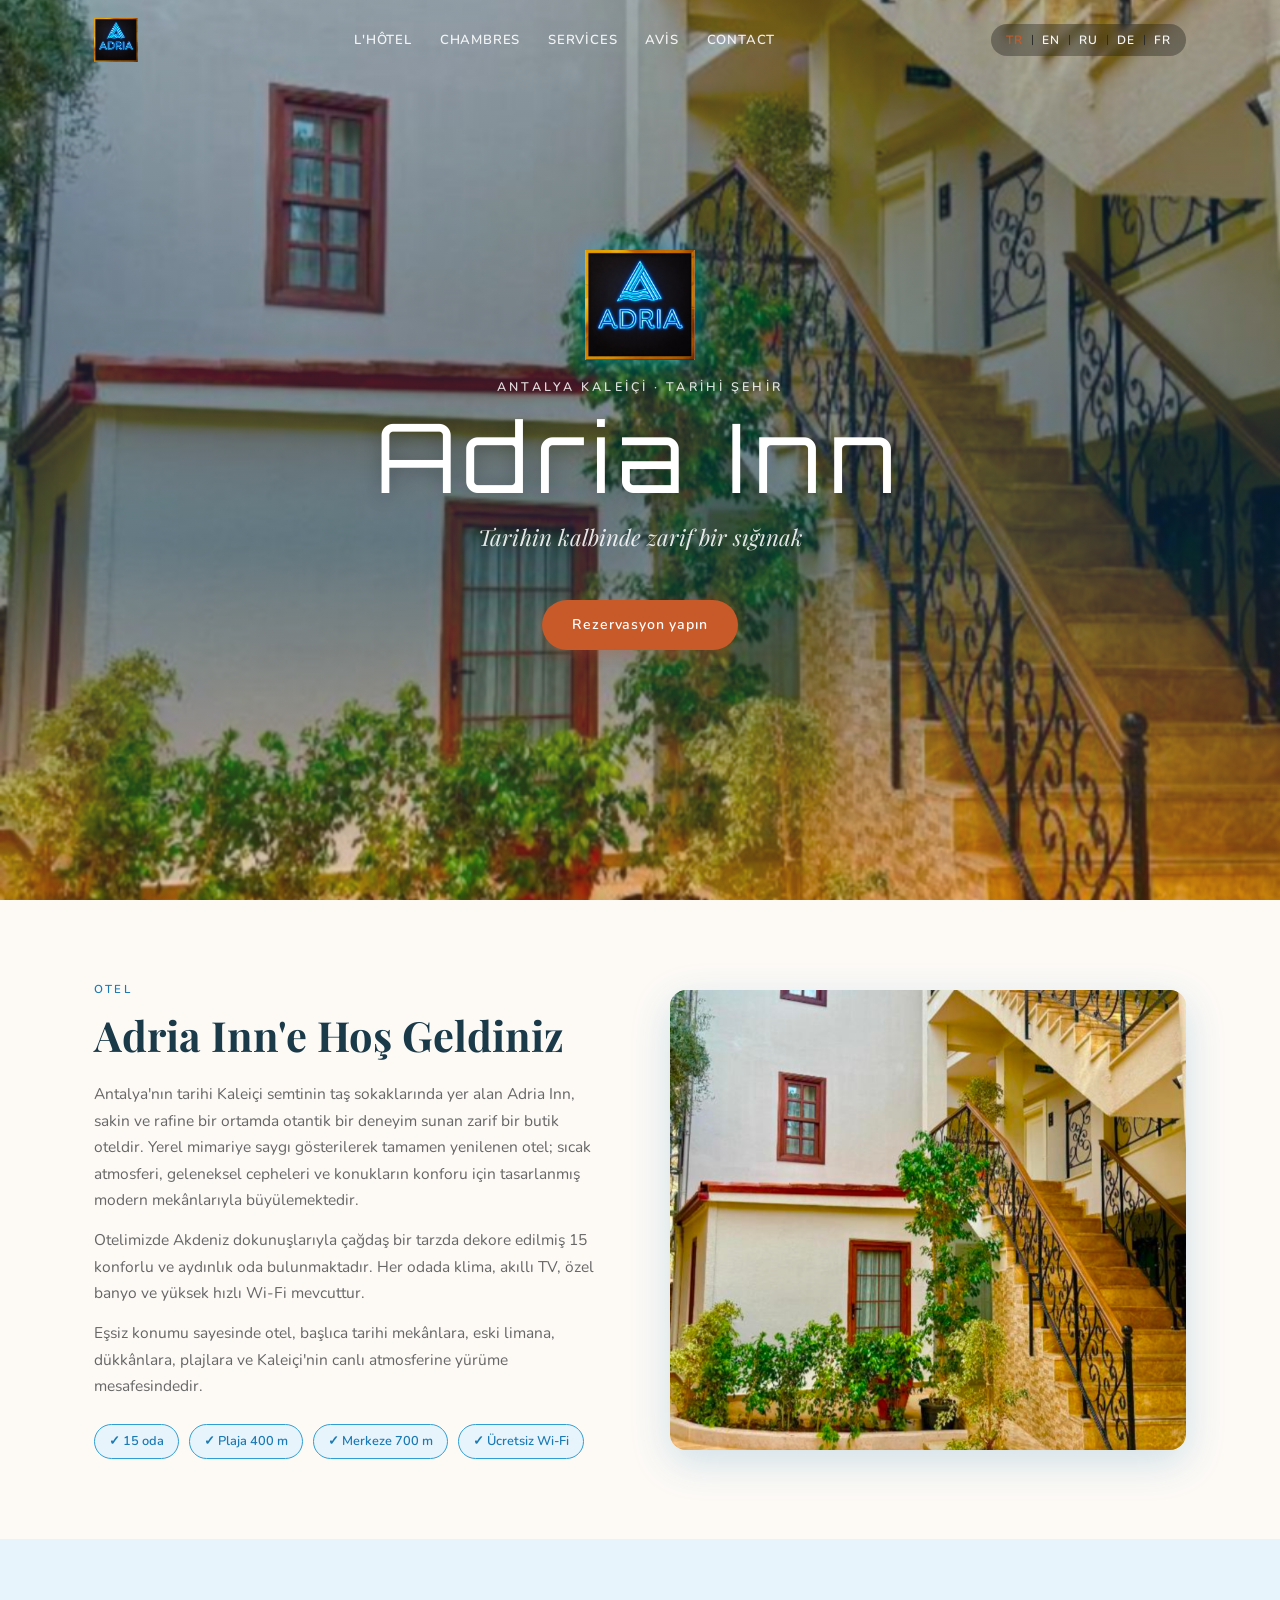
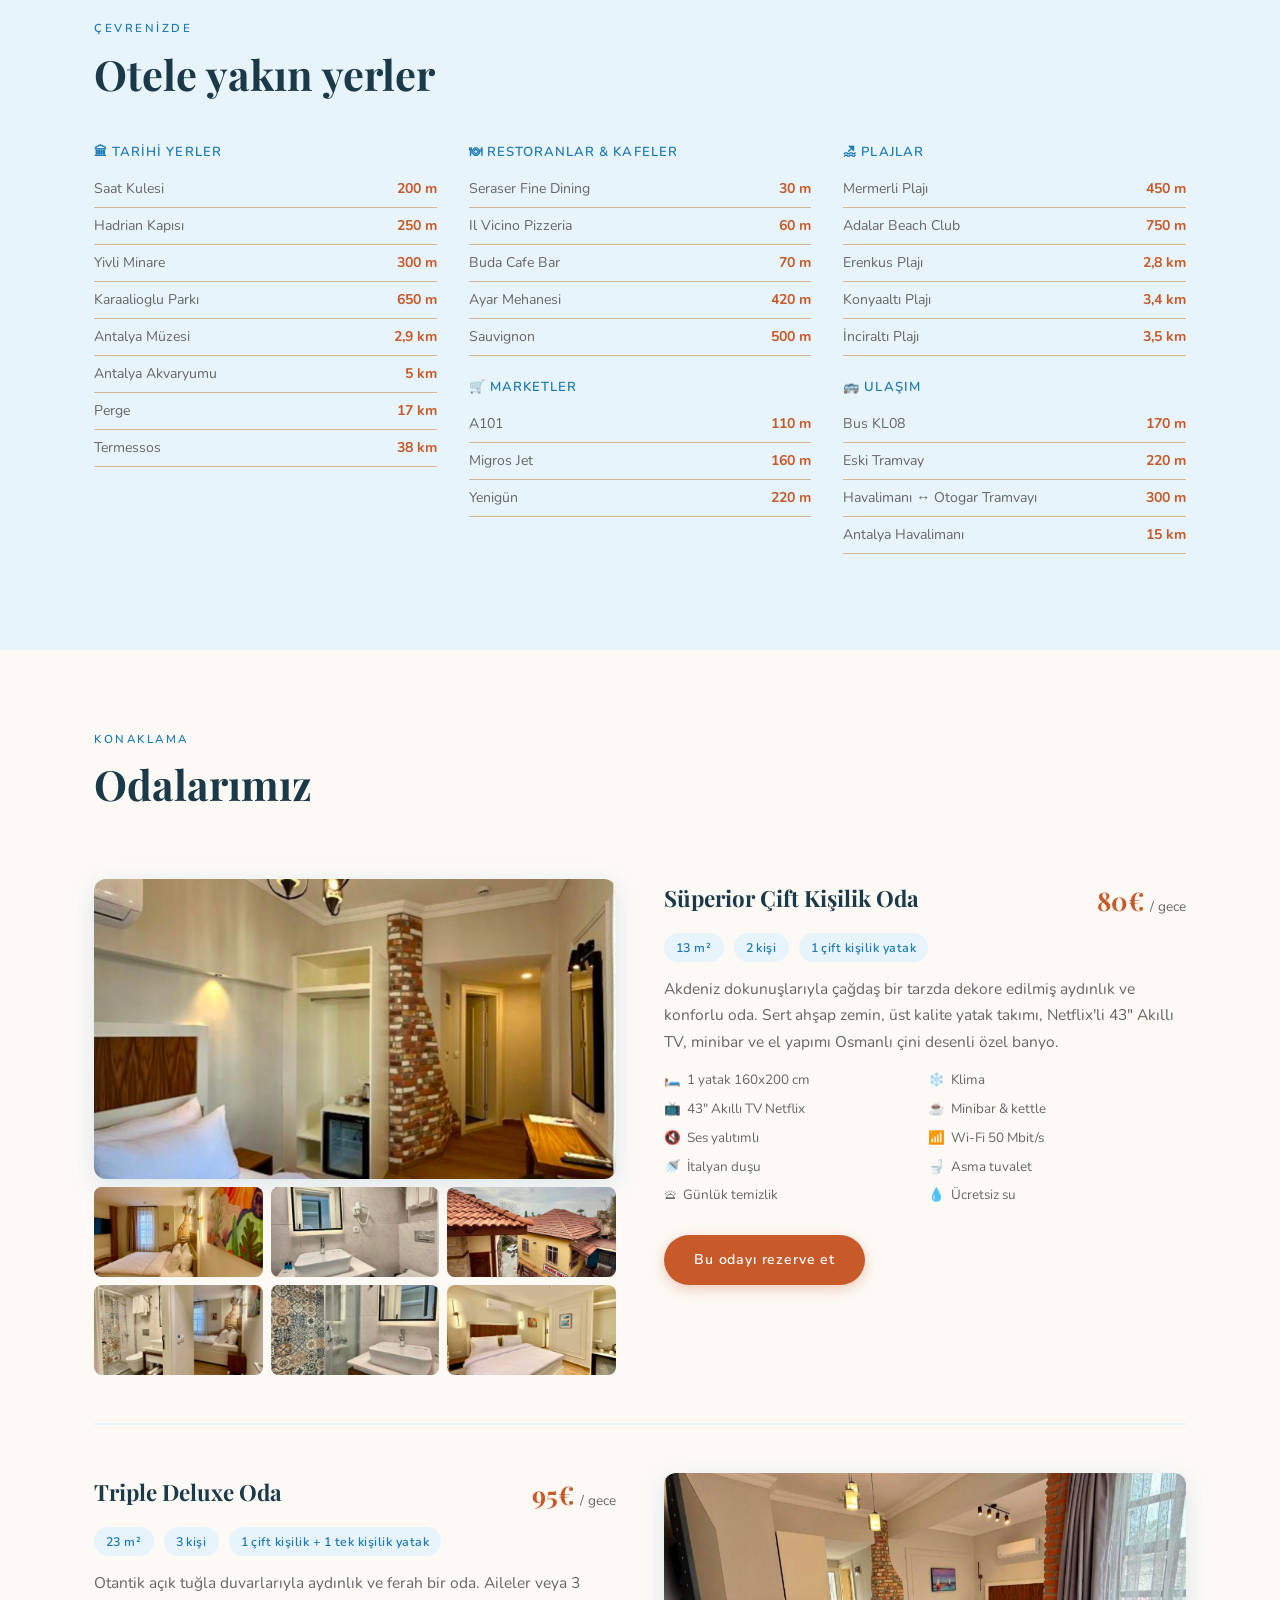
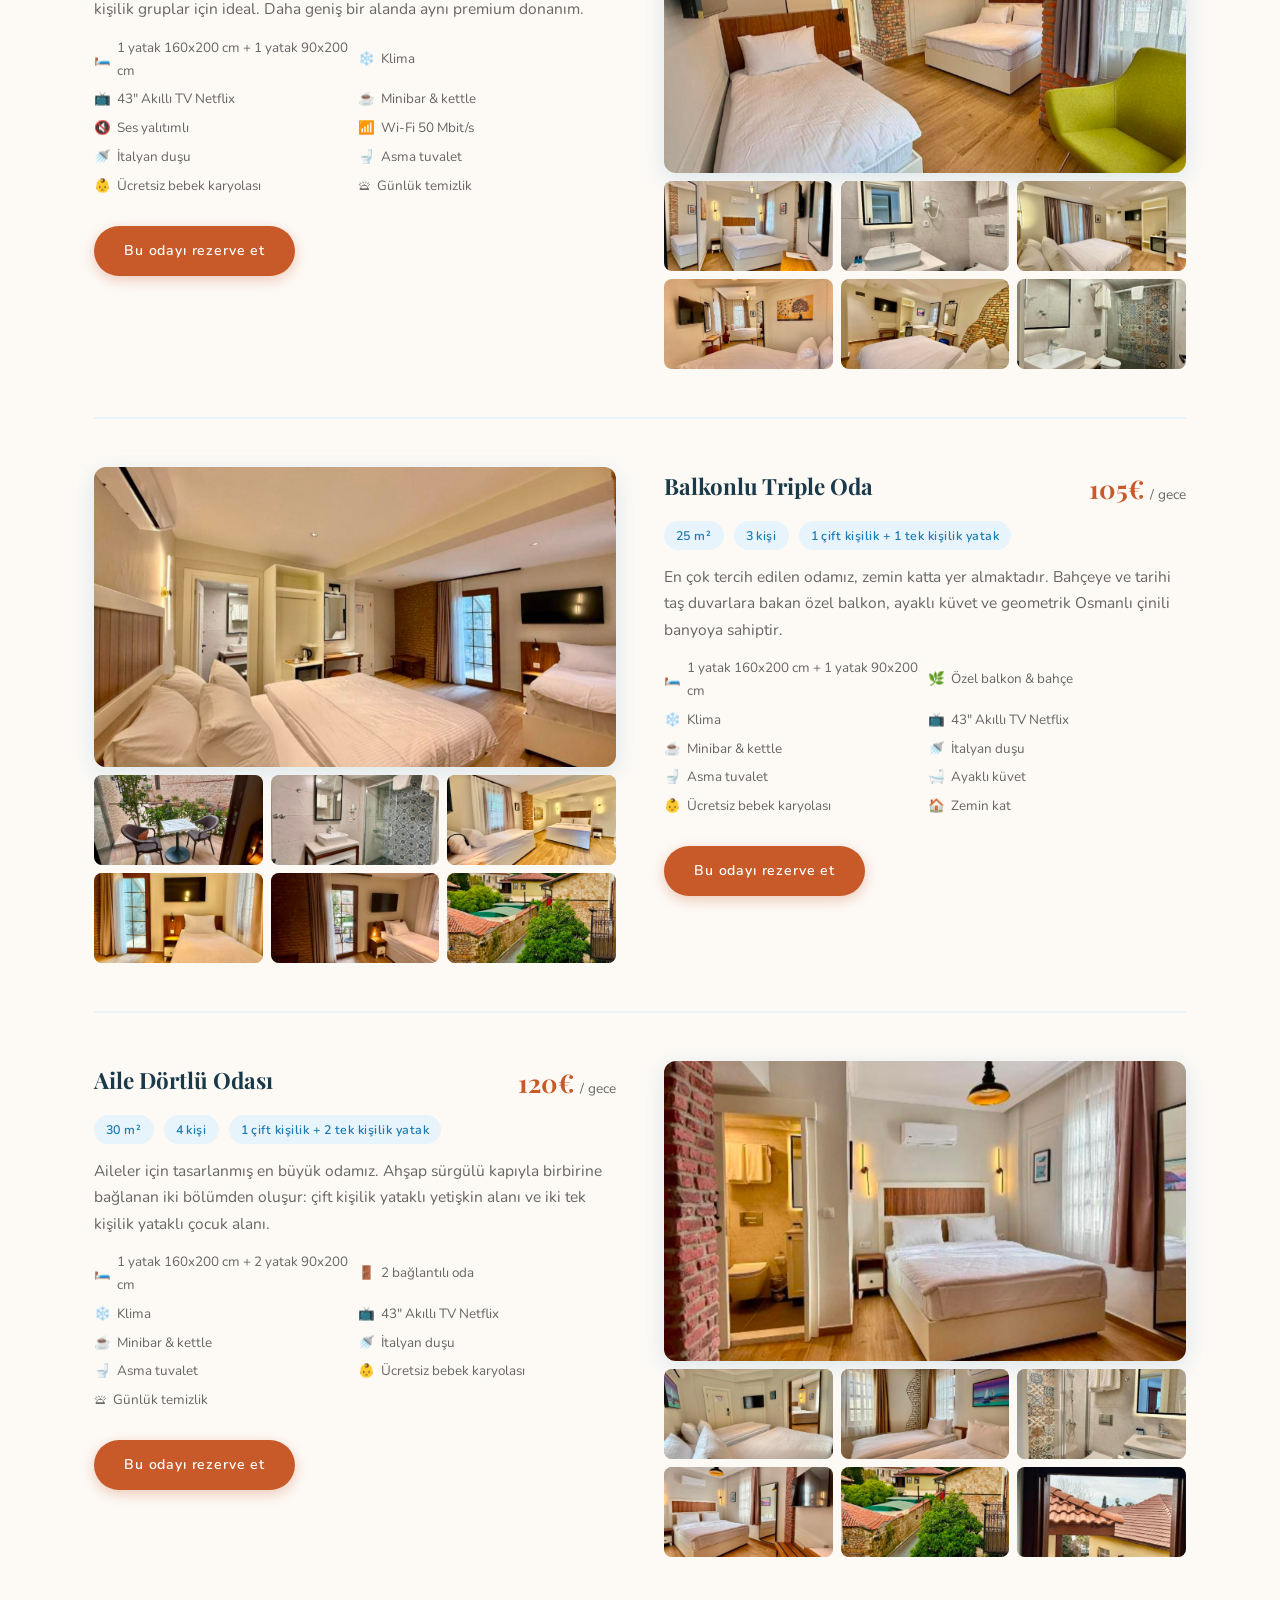
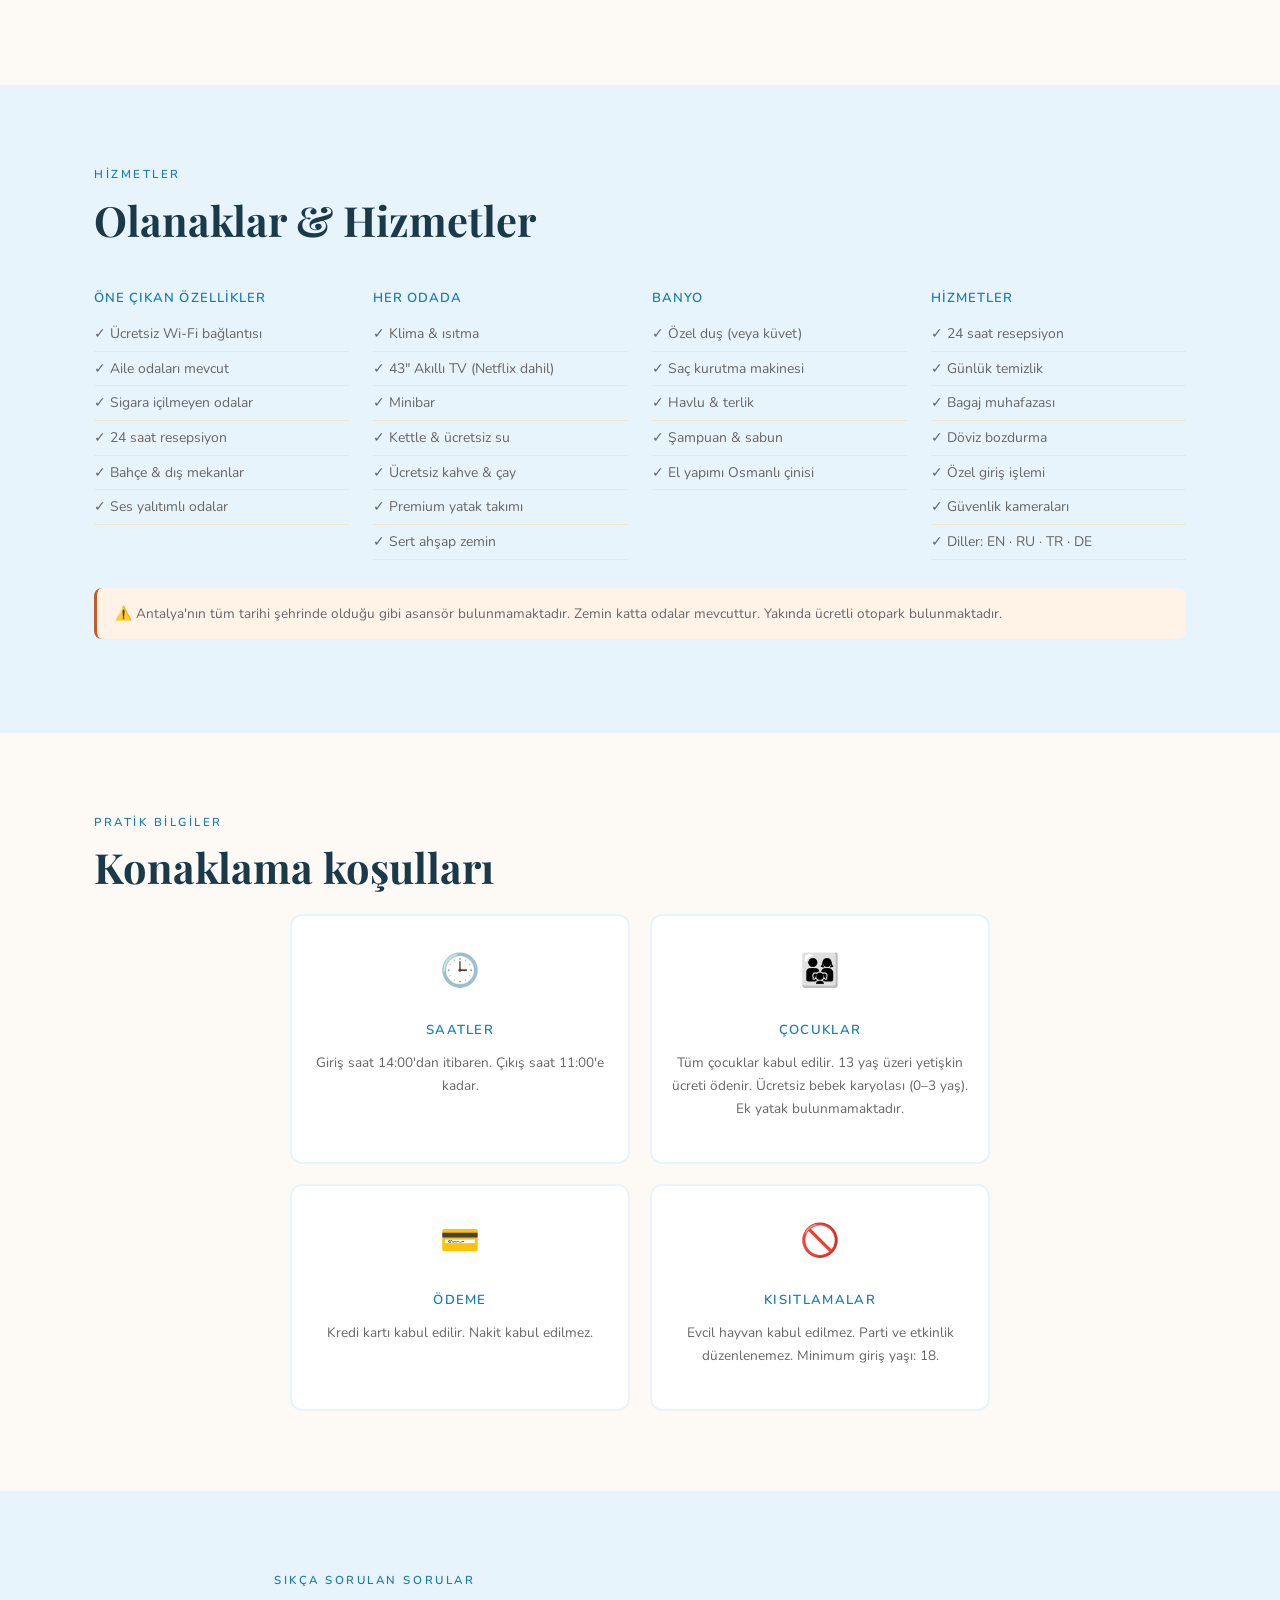
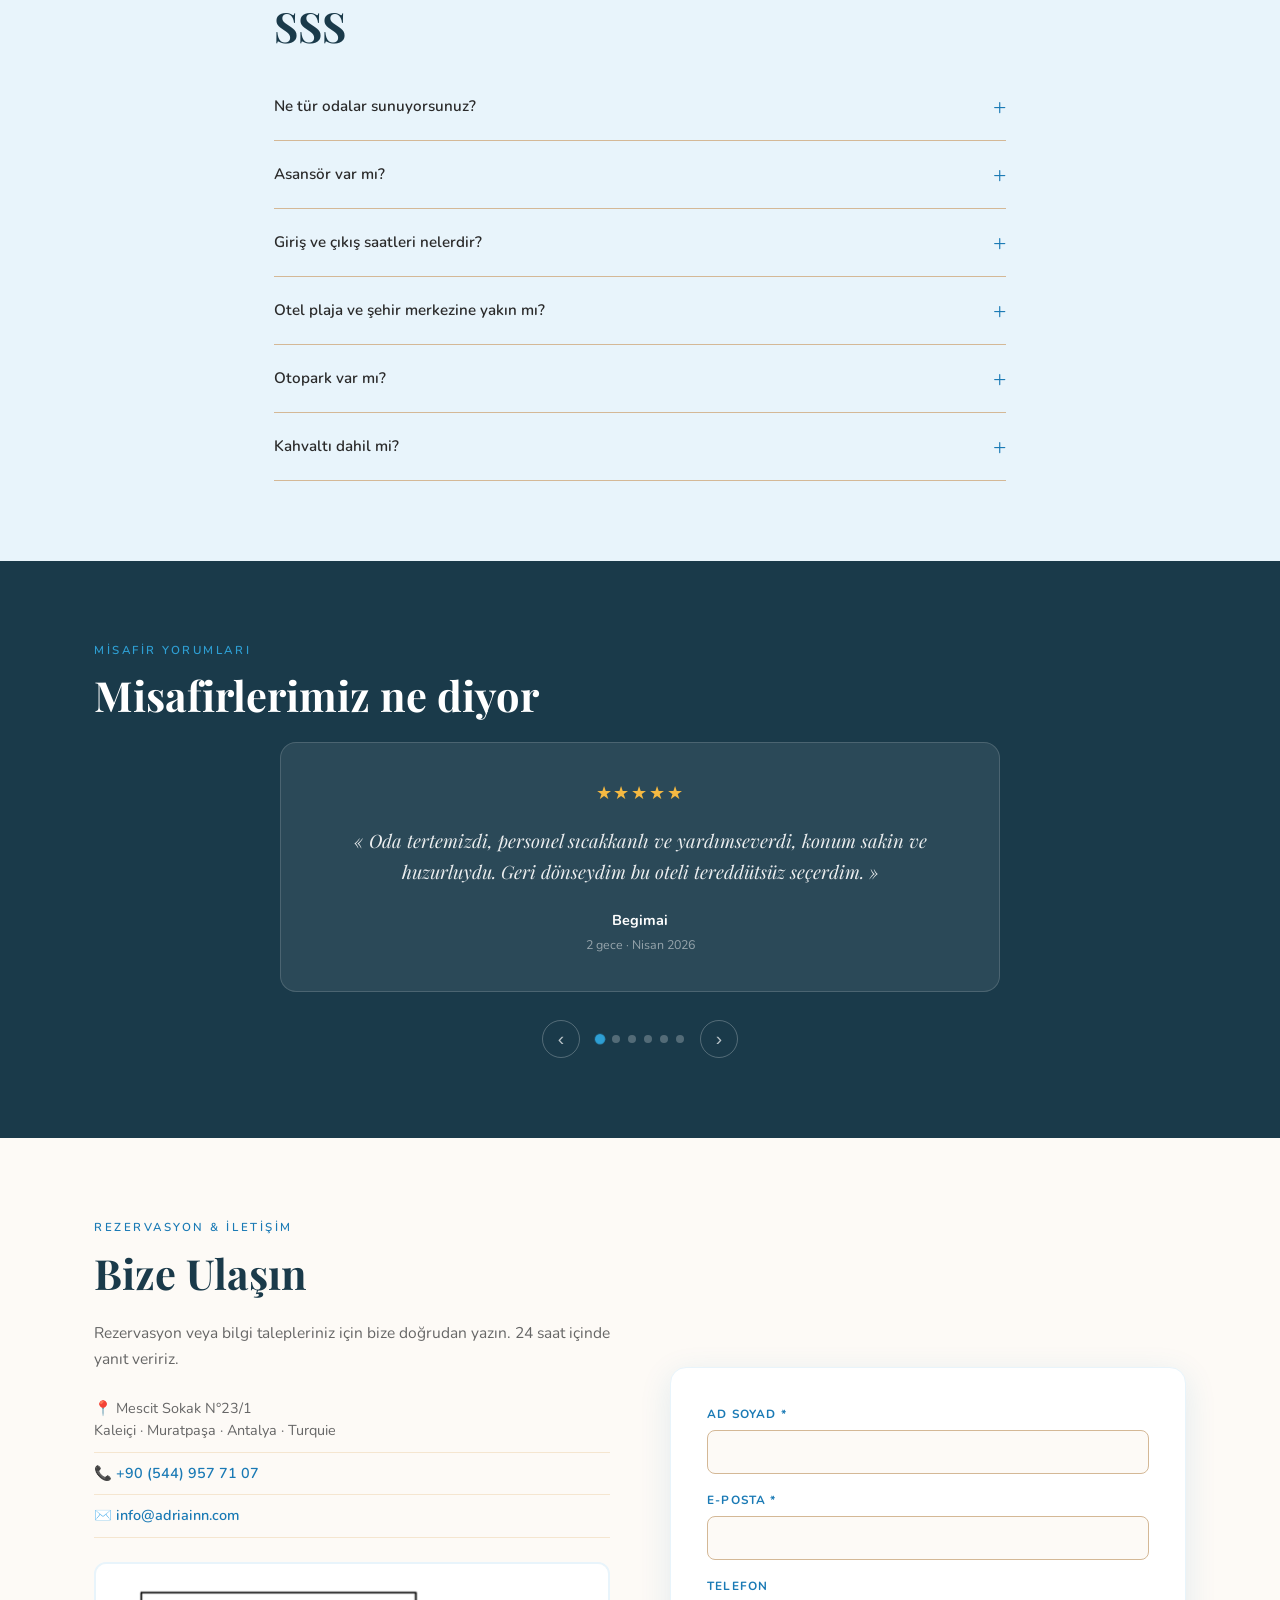
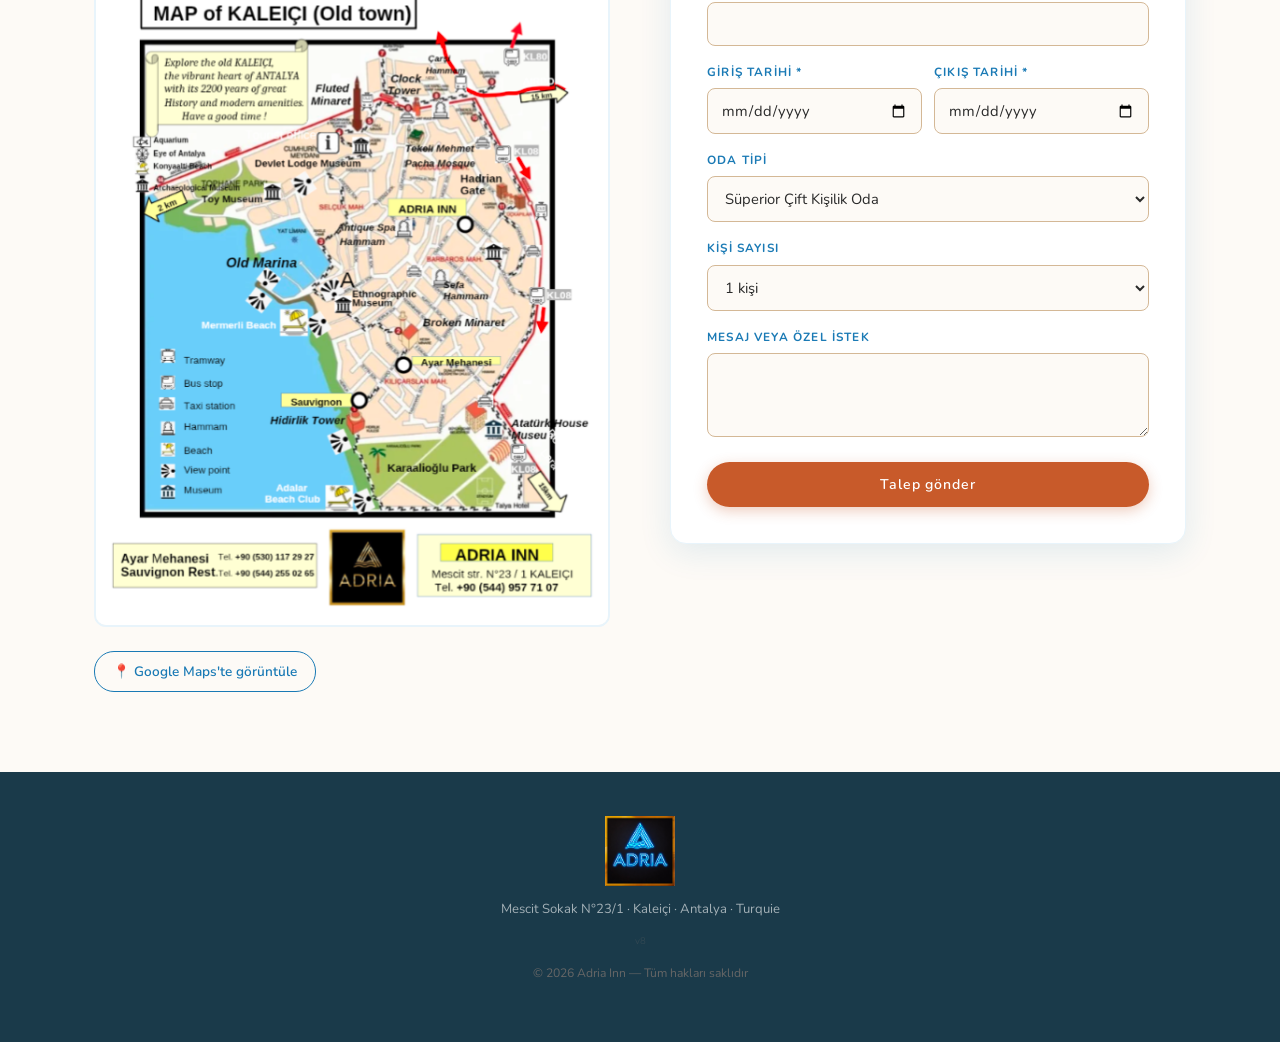
<file: index-2.html>
<!DOCTYPE html>
<!-- ✅ VERSION CORRECTE v9 — adria-inn2 — NE PAS MODIFIER CETTE LIGNE -->
<html lang="fr">
<head>
  <meta charset="UTF-8" />
  <meta name="viewport" content="width=device-width, initial-scale=1.0" />
  <title>Adria Inn – Vieille ville d'Antalya, Kaleiçi</title>
  <meta name="description" content="Hôtel de charme au cœur de Kaleiçi, vieille ville historique d'Antalya. 15 chambres modernes, emplacement exceptionnel, à 400 m de la plage." />
  <link rel="stylesheet" href="style-med.css" />
  <link href="https://fonts.googleapis.com/css2?family=Cormorant+Garamond:ital,wght@0,400;0,600;1,400&family=Jost:wght@300;400;500&family=Orbitron:wght@400;600&display=swap" rel="stylesheet" />
</head>
<body>

  <!-- ========== NAVIGATION ========== -->
  <header id="header">
    <div class="nav-inner">
      <a href="#accueil" class="logo">
        <img src="images/hôtel/logo-adria.png" alt="Adria Inn" class="logo-img" />
      </a>
      <nav>
        <a href="#presentation">L'hôtel</a>
        <a href="#chambres">Chambres</a>
        <a href="#equipements">Services</a>
        <a href="#avis">Avis</a>
        <a href="#contact">Contact</a>
      </nav>
      <div class="lang-switcher">
        <button onclick="setLang('tr')" id="btn-tr" class="lang-btn active">TR</button>
        <span>|</span>
        <button onclick="setLang('en')" id="btn-en" class="lang-btn">EN</button>
        <span>|</span>
        <button onclick="setLang('ru')" id="btn-ru" class="lang-btn">RU</button>
        <span>|</span>
        <button onclick="setLang('de')" id="btn-de" class="lang-btn">DE</button>
        <span>|</span>
        <button onclick="setLang('fr')" id="btn-fr" class="lang-btn">FR</button>
      </div>
    </div>
  </header>

  <!-- ========== HERO ========== -->
  <section id="accueil" class="hero">
    <div class="hero-overlay"></div>
    <div class="hero-content">
      <img src="images/hôtel/logo-adria.png" alt="Adria Inn" class="hero-logo" />
      <p class="hero-sub" data-i18n="hero_sub">Vieille ville d'Antalya · Kaleiçi</p>
      <h1 class="hero-title">Adria Inn</h1>
      <p class="hero-tag" data-i18n="hero_tag">Un refuge élégant au cœur de l'histoire</p>
      <a href="#contact" class="btn-primary" data-i18n="hero_btn">Réserver votre séjour</a>
    </div>
  </section>

  <!-- ========== PRÉSENTATION ========== -->
  <section id="presentation" class="section">
    <div class="container two-col">
      <div class="text-col">
        <span class="label" data-i18n="pres_label">L'hôtel</span>
        <h2 data-i18n="pres_titre">Bienvenue à l'Adria Inn</h2>
        <p data-i18n="pres_p1">Niché au cœur de la vieille ville historique de Kaleiçi à Antalya, cet élégant hôtel de charme offre une expérience authentique dans un cadre calme et raffiné. Entièrement rénové dans le respect de l'architecture locale, l'établissement séduit par son atmosphère chaleureuse, ses façades traditionnelles et ses espaces modernes pensés pour le confort des voyageurs.</p>
        <p data-i18n="pres_p2">L'hôtel dispose de 15 chambres confortables et lumineuses, décorées dans un style contemporain avec des touches méditerranéennes. Chaque chambre est équipée de tout le nécessaire : climatisation, Smart TV connectée, salle de bain privative et connexion Wi-Fi haut débit.</p>
        <p data-i18n="pres_p3">Grâce à son emplacement exceptionnel, l'hôtel est à proximité immédiate des principaux sites historiques, du vieux port, des boutiques, des plages et de l'animation de Kaleiçi.</p>
        <div class="badges">
          <span data-i18n="badge1">✓ 15 chambres</span>
          <span data-i18n="badge2">✓ Plage à 400 m</span>
          <span data-i18n="badge3">✓ Centre à 700 m</span>
          <span data-i18n="badge4">✓ Wi-Fi gratuit</span>
        </div>
      </div>
      <div class="img-col">
        <div class="hotel-slider" id="hotelSlider">
          <div class="hotel-slide active"><img src="images/hôtel/cour-escalier.png" alt="Cour intérieure" /></div>
          <div class="hotel-slide"><img src="images/hôtel/escalier.png" alt="Escalier" /></div>
          <div class="hotel-slide"><img src="images/hôtel/balcon-minaret.png" alt="Balcon et minaret" /></div>
          <div class="hotel-slide"><img src="images/hôtel/vue-ensemble.png" alt="Vue ensemble" /></div>
          <div class="hotel-slide"><img src="images/hôtel/allee.png" alt="Allée" /></div>
          <div class="hotel-slide"><img src="images/hôtel/cour-parasol.png" alt="Terrasse" /></div>
          <div class="hotel-slide"><img src="images/hôtel/couloir1.png" alt="Couloir" /></div>
          <div class="hotel-slide"><img src="images/hôtel/couloir2.png" alt="Couloir étage" /></div>
          <div class="hotel-slide"><img src="images/hôtel/vue-rue1.png" alt="Rue de Kaleiçi" /></div>
          <div class="hotel-slide"><img src="images/hôtel/fenetre1.png" alt="Vue depuis la fenêtre" /></div>
          <div class="hotel-slide"><img src="images/hôtel/vue-kaleici.png" alt="Vue sur Kaleiçi" /></div>
        </div>
      </div>
    </div>
  </section>

  <!-- ========== PROXIMITÉ ========== -->
  <section id="proximite" class="section bg-sand">
    <div class="container">
      <span class="label" data-i18n="prox_label">Autour de vous</span>
      <h2 data-i18n="prox_titre">À proximité de l'hôtel</h2>
      <div class="proximite-grid">

        <div class="prox-col">
          <h4 data-i18n="prox_h1">🏛 Sites historiques</h4>
          <ul>
            <li>Tour de l'horloge <span>200 m</span></li>
            <li>Porte d'Hadrien <span>250 m</span></li>
            <li>Minaret canelé <span>300 m</span></li>
            <li>Karaalioglu Park <span>650 m</span></li>
            <li>Musée d'Antalya <span>2,9 km</span></li>
            <li>Aquarium d'Antalya <span>5 km</span></li>
            <li>Perge <span>17 km</span></li>
            <li>Termessos <span>38 km</span></li>
          </ul>
        </div>

        <div class="prox-col">
          <h4 data-i18n="prox_h2">🍽 Restaurants &amp; cafés</h4>
          <ul>
            <li>Buda Cafe Bar <span>30 m</span></li>
            <li>Il Vicino Pizzeria <span>60 m</span></li>
            <li>Seraser Fine Dining <span>70 m</span></li>
            <li>Ayar Mehanesi <span>420 m</span></li>
            <li>Sauvignon <span>500 m</span></li>
          </ul>
          <h4 data-i18n="prox_h3">🛒 Commerces</h4>
          <ul>
            <li>A101 <span>110 m</span></li>
            <li>Migros Jet <span>160 m</span></li>
            <li>Yenigün <span>220 m</span></li>
          </ul>
        </div>

        <div class="prox-col">
          <h4 data-i18n="prox_h4">🏖 Plages</h4>
          <ul>
            <li>Mermerli Plajı <span>450 m</span></li>
            <li>Adalar Beach Club <span>750 m</span></li>
            <li>Erenkus Plajı <span>2,8 km</span></li>
            <li>Konyaaltı Plajı <span>3,4 km</span></li>
            <li>İnciraltı Plajı <span>3,5 km</span></li>
          </ul>
          <h4 data-i18n="prox_h5">🚌 Transports</h4>
          <ul>
            <li>Bus KL08 <span>170 m</span></li>
            <li>Vieux Tramway <span>220 m</span></li>
            <li>Tramway Aéroport ↔ Gare <span>300 m</span></li>
            <li>Aéroport d'Antalya <span>15 km</span></li>
          </ul>
        </div>

      </div>
    </div>
  </section>

  <!-- ========== CHAMBRES ========== -->
  <section id="chambres" class="section">
    <div class="container">
      <span class="label" data-i18n="ch_label">Hébergement</span>
      <h2 data-i18n="ch_titre">Nos Chambres</h2>

      <!-- Chambre 1 : Double Supérieure -->
      <div class="room-block">
        <div class="room-photos">
          <div class="room-main">
            <!-- ════ PHOTO PRINCIPALE : changer le nom du fichier ci-dessous ════ -->
            <img id="main-photo-double" src="images/chambre/double/double-01.png" alt="Chambre Double Supérieure" />
          </div>
          <div class="room-thumbs">
            <img src="images/chambre/double/double-02.png" alt="" />
            <img src="images/chambre/double/double-sdb1.png" alt="" />
            <img src="images/hôtel/vue-rue1.png" alt="" />
            <img src="images/chambre/double/double-entrée.png" alt="" />
            <img src="images/chambre/double/double-sdb2.png" alt="" />
            <img src="images/chambre/double/double-03.png" alt="" />
          </div>
        </div>
        <div class="room-info">
          <div class="room-header">
            <h3 data-i18n="ch1_nom">Chambre Double Supérieure</h3>
            <!-- ════ PRIX : changer le chiffre 70 ci-dessous ════ -->
            <div class="room-price" id="room-prix-double">70€ <span data-i18n="par_nuit">/ nuit</span></div>
          </div>
          <div class="room-specs">
            <span>13 m²</span>
            <span data-i18n="ch1_pers">2 personnes</span>
            <span data-i18n="ch1_lits">1 grand lit</span>
          </div>
          <p data-i18n="ch1_desc">Confortable et lumineuse, décorée dans un style contemporain aux touches méditerranéennes. Parquet en bois dur, literie de qualité supérieure, Smart TV 43" avec Netflix, minibar, et salle de bain privée avec carrelage ottoman artisanal.</p>
          <ul class="amenities">
            <li>🛏️ <span data-i18n="ch1_lits_dim">1 lit 160x200 cm</span></li>

            <li>❄️ <span data-i18n="am_clim">Climatisation</span></li>
            <li>📺 <span data-i18n="am_tv">Smart TV 43" Netflix</span></li>
            <li>☕ <span data-i18n="am_minibar">Minibar & bouilloire</span></li>
            <li>🔇 <span data-i18n="am_sono">Insonorisée</span></li>
            <li>📶 <span data-i18n="am_wifi">Wi-Fi 50 Mbit/s</span></li>
            <li>🚿 <span data-i18n="am_douche">Douche à l'italienne</span></li>
            <li>🚽 <span data-i18n="am_wc">WC suspendu</span></li>
            <li>🛎 <span data-i18n="am_menage">Ménage quotidien</span></li>
            <li>💧 <span data-i18n="am_eau">Eau offerte</span></li>
          </ul>
          <a href="#contact" class="btn-primary" data-i18n="btn_reserver">Réserver cette chambre</a>
        </div>
      </div>

      <!-- Chambre 2 : Triple Deluxe -->
      <div class="room-block reverse">
        <div class="room-photos">
          <div class="room-main">
            <!-- ════ PHOTO PRINCIPALE : changer le nom du fichier ci-dessous ════ -->
            <img id="main-photo-triple-deluxe" src="images/chambre/triple/triple-deluxe-02.png" alt="Chambre Triple Deluxe" />
          </div>
          <div class="room-thumbs">
            <img src="images/chambre/triple/triple-deluxe-04.png" alt="" />
            <img src="images/chambre/triple/triple-deluxe-sdb01.png" alt="" />
            <img src="images/chambre/triple/triple-deluxe-07.png" alt="" />
            <img src="images/chambre/triple/triple-deluxe-03.png" alt="" />
            <img src="images/chambre/triple/triple-deluxe-05.png" alt="" />
            <img src="images/chambre/triple/triple-deluxe-sdb02.png" alt="" />
          </div>
        </div>
        <div class="room-info">
          <div class="room-header">
            <h3 data-i18n="ch2_nom">Chambre Triple Deluxe</h3>
            <!-- ════ PRIX : changer le chiffre 85 ci-dessous ════ -->
            <div class="room-price" id="room-prix-triple-deluxe">85€ <span data-i18n="par_nuit">/ nuit</span></div>
          </div>
          <div class="room-specs">
            <span>23 m²</span>
            <span data-i18n="ch2_pers">3 personnes</span>
            <span data-i18n="ch2_lits">1 grand lit + 1 lit simple</span>
          </div>
          <p data-i18n="ch2_desc">Spacieuse et lumineuse, avec mur en briques apparentes authentiques. Idéale pour les familles ou groupes de 3 personnes. Mêmes équipements haut de gamme, dans un espace plus généreux.</p>
          <ul class="amenities">
            <li>🛏️ <span data-i18n="ch2_lits_dim">1 lit 160x200 cm + 1 lit 90x200 cm</span></li>

            <li>❄️ <span data-i18n="am_clim">Climatisation</span></li>
            <li>📺 <span data-i18n="am_tv">Smart TV 43" Netflix</span></li>
            <li>☕ <span data-i18n="am_minibar">Minibar & bouilloire</span></li>
            <li>🔇 <span data-i18n="am_sono">Insonorisée</span></li>
            <li>📶 <span data-i18n="am_wifi">Wi-Fi 50 Mbit/s</span></li>
            <li>🚿 <span data-i18n="am_douche">Douche à l'italienne</span></li>
            <li>🚽 <span data-i18n="am_wc">WC suspendu</span></li>
            <li>👶 <span data-i18n="am_bebe">Lit bébé gratuit</span></li>
            <li>🛎 <span data-i18n="am_menage">Ménage quotidien</span></li>
          </ul>
          <a href="#contact" class="btn-primary" data-i18n="btn_reserver">Réserver cette chambre</a>
        </div>
      </div>

      <!-- Chambre 3 : Triple avec Balcon -->
      <div class="room-block">
        <div class="room-photos">
          <div class="room-main">
            <!-- ════ PHOTO PRINCIPALE : changer le nom du fichier ci-dessous ════ -->
            <img id="main-photo-triple-balcon" src="images/chambre/balcon/balcon-01.png" alt="Chambre Triple avec Balcon" />
          </div>
          <div class="room-thumbs">
            <img src="images/chambre/balcon/balcon-terrasse.png" alt="" />
            <img src="images/chambre/balcon/balcon-sdb.png" alt="" />
            <img src="images/chambre/balcon/balcon-02.png" alt="" />
            <img src="images/chambre/balcon/balcon-03.png" alt="" />
            <img src="images/chambre/balcon/balcon-04.png" alt="" />
            <img src="images/hôtel/vue-kaleici.png" alt="" />
          </div>
        </div>
        <div class="room-info">
          <div class="room-header">
            <h3 data-i18n="ch3_nom">Chambre Triple avec Balcon</h3>
            <!-- ════ PRIX : changer le chiffre 90 ci-dessous ════ -->
            <div class="room-price" id="room-prix-triple-balcon">90€ <span data-i18n="par_nuit">/ nuit</span></div>
          </div>
          <div class="room-specs">
            <span>25 m²</span>
            <span data-i18n="ch3_pers">3 personnes</span>
            <span data-i18n="ch3_lits">1 grand lit + 1 lit simple</span>
          </div>
          <p data-i18n="ch3_desc">Notre chambre la plus appréciée, au rez-de-chaussée. Elle dispose d'un balcon privé avec table et chaises donnant sur le jardin et les murs de pierre anciens. Salle de bain avec baignoire îlot et carrelage ottoman géométrique.</p>
          <ul class="amenities">
            <li>🛏️ <span data-i18n="ch3_lits_dim">1 lit 160x200 cm + 1 lit 90x200 cm</span></li>

            <li>🌿 <span data-i18n="am_balcon">Balcon privé & jardin</span></li>
            <li>❄️ <span data-i18n="am_clim">Climatisation</span></li>
            <li>📺 <span data-i18n="am_tv">Smart TV 43" Netflix</span></li>
            <li>☕ <span data-i18n="am_minibar">Minibar & bouilloire</span></li>
            <li>🚿 <span data-i18n="am_douche">Douche à l'italienne</span></li>
            <li>🚽 <span data-i18n="am_wc">WC suspendu</span></li>
            <li>🛁 <span data-i18n="am_baignoire">Baignoire îlot</span></li>
            <li>👶 <span data-i18n="am_bebe">Lit bébé gratuit</span></li>
            <li>🏠 <span data-i18n="am_rdc">Rez-de-chaussée</span></li>
          </ul>
          <a href="#contact" class="btn-primary" data-i18n="btn_reserver">Réserver cette chambre</a>
        </div>
      </div>

      <!-- Chambre 4 : Familiale -->
      <div class="room-block reverse">
        <div class="room-photos">
          <div class="room-main">
            <!-- ════ PHOTO PRINCIPALE : changer le nom du fichier ci-dessous ════ -->
            <img id="main-photo-familiale" src="images/chambre/familiale/familiale-01.png" alt="Chambre Quadruple Familiale" />
          </div>
          <div class="room-thumbs">
            <img src="images/chambre/familiale/familiale-04.png" alt="" />
            <img src="images/chambre/familiale/familiale-05.png" alt="" />
            <img src="images/chambre/familiale/familiale-sdb.png" alt="" />
            <img src="images/chambre/familiale/familiale-02.png" alt="" />
            <img src="images/hôtel/vue-kaleici.png" alt="" />
            <img src="images/hôtel/fenetre2.png" alt="" />
          </div>
        </div>
        <div class="room-info">
          <div class="room-header">
            <h3 data-i18n="ch4_nom">Chambre Quadruple Familiale</h3>
            <!-- ════ PRIX : changer le chiffre 95 ci-dessous ════ -->
            <div class="room-price" id="room-prix-familiale">95€ <span data-i18n="par_nuit">/ nuit</span></div>
          </div>
          <div class="room-specs">
            <span>30 m²</span>
            <span data-i18n="ch4_pers">4 personnes</span>
            <span data-i18n="ch4_lits">1 grand lit + 2 lits simples</span>
          </div>
          <p data-i18n="ch4_desc">Notre plus grande chambre, conçue pour les familles. Elle se compose de deux espaces communicants reliés par une porte coulissante en bois : un espace adultes avec grand lit, et un espace enfants avec deux lits simples. Idéal pour une vraie intimité familiale.</p>
          <ul class="amenities">
            <li>🛏️ <span data-i18n="ch4_lits_dim">1 lit 160x200 cm + 2 lits 90x200 cm</span></li>

            <li>🚪 <span data-i18n="am_comm">2 pièces communicantes</span></li>
            <li>❄️ <span data-i18n="am_clim">Climatisation</span></li>
            <li>📺 <span data-i18n="am_tv">Smart TV 43" Netflix</span></li>
            <li>☕ <span data-i18n="am_minibar">Minibar & bouilloire</span></li>
            <li>🚿 <span data-i18n="am_douche">Douche à l'italienne</span></li>
            <li>🚽 <span data-i18n="am_wc">WC suspendu</span></li>
            <li>👶 <span data-i18n="am_bebe">Lit bébé gratuit</span></li>
            <li>🛎 <span data-i18n="am_menage">Ménage quotidien</span></li>
          </ul>
          <a href="#contact" class="btn-primary" data-i18n="btn_reserver">Réserver cette chambre</a>
        </div>
      </div>

    </div>
  </section>

  <!-- ========== ÉQUIPEMENTS ========== -->
  <section id="equipements" class="section bg-sand">
    <div class="container">
      <span class="label" data-i18n="eq_label">Services</span>
      <h2 data-i18n="eq_titre">Équipements & Services</h2>
      <div class="equip-grid">
        <div class="equip-col">
          <h4 data-i18n="eq1_titre">Points forts</h4>
          <ul class="equip-list">
            <li>✓ <span data-i18n="eq_f1">Connexion Wi-Fi gratuite</span></li>
            <li>✓ <span data-i18n="eq_f2">Chambres familiales disponibles</span></li>
            <li>✓ <span data-i18n="eq_f3">Chambres non-fumeurs</span></li>
            <li>✓ <span data-i18n="eq_f4">Réception ouverte 24h/24</span></li>
            <li>✓ <span data-i18n="eq_f5">Jardin & espaces extérieurs</span></li>
            <li>✓ <span data-i18n="eq_f6">Chambres insonorisées</span></li>
          </ul>
        </div>
        <div class="equip-col">
          <h4 data-i18n="eq2_titre">Dans chaque chambre</h4>
          <ul class="equip-list">
            <li>✓ <span data-i18n="eq_c1">Climatisation & chauffage</span></li>
            <li>✓ <span data-i18n="eq_c2">Smart TV 43" (Netflix inclus)</span></li>
            <li>✓ <span data-i18n="eq_c3">Minibar</span></li>
            <li>✓ <span data-i18n="eq_c4">Bouilloire & eau offerte</span></li>
            <li>✓ <span data-i18n="eq_c5">Café & thé offerts</span></li>
            <li>✓ <span data-i18n="eq_c6">Literie de qualité supérieure</span></li>
            <li>✓ <span data-i18n="eq_c7">Parquet en bois dur</span></li>
          </ul>
        </div>
        <div class="equip-col">
          <h4 data-i18n="eq3_titre">Salle de bain</h4>
          <ul class="equip-list">
            <li>✓ <span data-i18n="eq_s1">Douche privée (ou baignoire)</span></li>
            <li>✓ <span data-i18n="eq_s2">Sèche-cheveux</span></li>
            <li>✓ <span data-i18n="eq_s3">Serviettes & chaussons</span></li>
            <li>✓ <span data-i18n="eq_s4">Shampoing & savon</span></li>
            <li>✓ <span data-i18n="eq_s5">Carrelage ottoman artisanal</span></li>
          </ul>
        </div>
        <div class="equip-col">
          <h4 data-i18n="eq4_titre">Services</h4>
          <ul class="equip-list">
            <li>✓ <span data-i18n="eq_sv1">Réception 24h/24</span></li>
            <li>✓ <span data-i18n="eq_sv2">Ménage quotidien</span></li>
            <li>✓ <span data-i18n="eq_sv3">Bagagerie</span></li>
            <li>✓ <span data-i18n="eq_sv4">Service de change</span></li>
            <li>✓ <span data-i18n="eq_sv5">Enregistrement privé</span></li>
            <li>✓ <span data-i18n="eq_sv6">Caméras de sécurité</span></li>
            <li>✓ <span data-i18n="eq_sv7">Langues : EN · RU · TR · DE</span></li>
          </ul>
        </div>
      </div>
      <p class="equip-note" data-i18n="eq_note">⚠️ L'établissement n'est pas équipé d'ascenseur (contrainte de la vieille ville). Des chambres de plain-pied sont disponibles. Parking payant à proximité immédiate.</p>
    </div>
  </section>

  <!-- ========== CONDITIONS ========== -->
  <section id="conditions" class="section">
    <div class="container">
      <span class="label" data-i18n="cond_label">Informations pratiques</span>
      <h2 data-i18n="cond_titre">Conditions de séjour</h2>
      <div class="conditions-grid">
        <div class="cond-item">
          <div class="cond-icon">🕒</div>
          <h4 data-i18n="cond1_titre">Horaires</h4>
          <p data-i18n="cond1_texte">Arrivée à partir de <strong>14h00</strong><br>Départ avant <strong>11h00</strong></p>
        </div>
        <div class="cond-item">
          <div class="cond-icon">👨‍👩‍👧</div>
          <h4 data-i18n="cond2_titre">Enfants</h4>
          <p data-i18n="cond2_texte">Tous bienvenus. +13 ans facturés adulte. Lit bébé gratuit (0–3 ans). Pas de lit d'appoint.</p>
        </div>
        <div class="cond-item">
          <div class="cond-icon">💳</div>
          <h4 data-i18n="cond3_titre">Paiement</h4>
          <p data-i18n="cond3_texte">Cartes bancaires acceptées. Espèces non acceptées.</p>
        </div>
        <div class="cond-item">
          <div class="cond-icon">🚫</div>
          <h4 data-i18n="cond4_titre">Restrictions</h4>
          <p data-i18n="cond4_texte">Animaux non admis. Fêtes & événements interdits. Âge minimum d'enregistrement : 18 ans.</p>
        </div>
      </div>
    </div>
  </section>

  <!-- ========== FAQ ========== -->
  <section id="faq" class="section bg-sand">
    <div class="container faq-wrap">
      <span class="label" data-i18n="faq_label">Questions fréquentes</span>
      <h2 data-i18n="faq_titre">FAQ</h2>
      <div class="faq-list">

        <div class="faq-item">
          <button class="faq-q" onclick="toggleFaq(this)">
            <span data-i18n="faq1_q">Quels types de chambres proposez-vous ?</span>
            <span class="faq-icon">+</span>
          </button>
          <div class="faq-a">
            <p data-i18n="faq1_r">L'Adria Inn propose quatre types de chambres : Chambre Double Supérieure (13 m² · 70€), Chambre Triple Deluxe (23 m² · 85€), Chambre Triple avec Balcon (25 m² · 90€) et Chambre Quadruple Familiale (30 m² · 95€).</p>
          </div>
        </div>

        <div class="faq-item">
          <button class="faq-q" onclick="toggleFaq(this)">
            <span data-i18n="faq2_q">Y a-t-il un ascenseur ?</span>
            <span class="faq-icon">+</span>
          </button>
          <div class="faq-a">
            <p data-i18n="faq2_r">Comme dans toute la vieille ville d'Antalya, il n'y a pas d'ascenseur pour accéder aux étages. Nous proposons toutefois des chambres accessibles de plain-pied pour les personnes à mobilité réduite ou voyageant avec de lourds bagages.</p>
          </div>
        </div>

        <div class="faq-item">
          <button class="faq-q" onclick="toggleFaq(this)">
            <span data-i18n="faq3_q">Quels sont les horaires d'arrivée et de départ ?</span>
            <span class="faq-icon">+</span>
          </button>
          <div class="faq-a">
            <p data-i18n="faq3_r">L'enregistrement se fait à partir de <strong>14h00</strong> et le départ avant <strong>11h00</strong>. Notre réception est ouverte 24h/24 pour vous accueillir à toute heure.</p>
          </div>
        </div>

        <div class="faq-item">
          <button class="faq-q" onclick="toggleFaq(this)">
            <span data-i18n="faq4_q">L'hôtel est-il proche de la plage et du centre ?</span>
            <span class="faq-icon">+</span>
          </button>
          <div class="faq-a">
            <p data-i18n="faq4_r">Oui, la plage Mermerli Plajı se trouve à seulement <strong>450 m</strong> à pied. Le centre-ville d'Antalya est à environ <strong>700 m</strong>. La Porte d'Hadrien et la Tour de l'horloge sont accessibles en moins de 5 minutes à pied.</p>
          </div>
        </div>

        <div class="faq-item">
          <button class="faq-q" onclick="toggleFaq(this)">
            <span data-i18n="faq5_q">Y a-t-il un parking ?</span>
            <span class="faq-icon">+</span>
          </button>
          <div class="faq-a">
            <p data-i18n="faq5_r">L'établissement ne dispose pas de parking privé, conformément aux contraintes de la vieille ville. Un parking payant est disponible à proximité immédiate.</p>
          </div>
        </div>

        <div class="faq-item">
          <button class="faq-q" onclick="toggleFaq(this)">
            <span data-i18n="faq6_q">Le petit-déjeuner est-il inclus ?</span>
            <span class="faq-icon">+</span>
          </button>
          <div class="faq-a">
            <p data-i18n="faq6_r">L'hôtel ne propose pas de petit-déjeuner. Cela vous permet de profiter des nombreux cafés et restaurants traditionnels à quelques pas : Buda Cafe Bar (30 m), Il Vicino Pizzeria (60 m), Seraser Fine Dining (70 m).</p>
          </div>
        </div>

      </div>
    </div>
  </section>

  <!-- ========== AVIS CLIENTS ========== -->
  <section id="avis" class="section bg-dark">
    <div class="container">
      <span class="label light" data-i18n="avis_label">Témoignages</span>
      <h2 class="light" data-i18n="avis_titre">Avis de nos clients</h2>

      <div class="reviews-slider">
        <div class="reviews-track" id="reviewsTrack">

          <div class="review-card">
            <div class="stars">★★★★★</div>
            <p class="review-text" data-i18n="rev1_text">« La chambre était d'une propreté impeccable, le personnel accueillant et serviable, et l'emplacement calme et paisible. Je choisirais sans hésiter cet hôtel à nouveau. »</p>
            <div class="review-author">
              <strong>Begimai</strong>
              <span data-i18n="rev1_date">2 nuits · Avril 2026</span>
            </div>
          </div>

          <div class="review-card">
            <div class="stars">★★★★★</div>
            <p class="review-text" data-i18n="rev2_text">« Idéalement situé, tout près de l'entrée de Kaleiçi. Il a dépassé mes attentes : très propre, chambre spacieuse, charmant jardin. Si je devais y retourner, je choisirais à nouveau cet hôtel. »</p>
            <div class="review-author">
              <strong>Buket</strong>
              <span data-i18n="rev2_date">1 nuit · Avril 2026</span>
            </div>
          </div>

          <div class="review-card">
            <div class="stars">★★★★★</div>
            <p class="review-text" data-i18n="rev3_text">« Un établissement exceptionnel qui saura vous satisfaire à tous égards. »</p>
            <div class="review-author">
              <strong>Mert</strong>
              <span data-i18n="rev3_date">5 nuits · Mai 2026</span>
            </div>
          </div>

          <div class="review-card">
            <div class="stars">★★★★★</div>
            <p class="review-text" data-i18n="rev4_text">« Belle architecture, chambres propres, personnel extrêmement poli et serviable. La salle de bain est d'une propreté impeccable. L'eau chaude est disponible à volonté. »</p>
            <div class="review-author">
              <strong>Leyla</strong>
              <span data-i18n="rev4_date">1 nuit · Décembre 2025</span>
            </div>
          </div>

          <div class="review-card">
            <div class="stars">★★★★★</div>
            <p class="review-text" data-i18n="rev5_text">« Emplacement magnifique, niché au cœur de demeures historiques. Chambres très propres et spacieuses. Personnel très poli et attentionné. Je le recommande vivement. »</p>
            <div class="review-author">
              <strong>Ismail</strong>
              <span data-i18n="rev5_date">1 nuit · Octobre 2025</span>
            </div>
          </div>

          <div class="review-card">
            <div class="stars">★★★★☆</div>
            <p class="review-text" data-i18n="rev6_text">« Les chambres sont propres et l'hôtel est très bien situé. »</p>
            <div class="review-author">
              <strong>Izzet</strong>
              <span data-i18n="rev6_date">4 nuits · Août 2025</span>
            </div>
          </div>

        </div>

        <div class="reviews-nav">
          <button onclick="prevReview()" class="rev-btn" aria-label="Précédent">&#8249;</button>
          <div class="rev-dots" id="revDots"></div>
          <button onclick="nextReview()" class="rev-btn" aria-label="Suivant">&#8250;</button>
        </div>
      </div>

    </div>
  </section>

  <!-- ========== CONTACT ========== -->
  <section id="contact" class="section">
    <div class="container two-col">
      <div class="text-col">
        <span class="label" data-i18n="contact_label">Réservation & Contact</span>
        <h2 data-i18n="contact_titre">Contactez-nous</h2>
        <p data-i18n="contact_intro">Pour toute demande de réservation ou information, écrivez-nous directement. Nous répondons sous 24 heures.</p>
        <ul class="contact-list">
          <li>📍 Mescit Sokak N°23/1<br>Kaleiçi · Muratpaşa · Antalya · Turquie</li>
          <li>📞 <a href="tel:+905449577107">+90 (544) 957 71 07</a></li>
          <li>✉️ <a href="mailto:info@adriainn.com">info@adriainn.com</a></li>
        </ul>
        <div class="carte-touristique">
          <img src="images/hôtel/carte-kaleici.png" alt="Carte de Kaleiçi – Adria Inn" />
        </div>
        <a href="https://maps.google.com/?q=Mescit+Sokak+23/1+Kaleici+Antalya" target="_blank" class="btn-gmaps" data-i18n="gmaps_btn">📍 Voir sur Google Maps</a>
      </div>
      <div class="form-col">
        <form id="res-form" onsubmit="sendForm(event)">
          <div class="field">
            <label data-i18n="f_nom">Nom complet *</label>
            <input type="text" name="nom" required />
          </div>
          <div class="field">
            <label data-i18n="f_email">Email *</label>
            <input type="email" name="email" required />
          </div>
          <div class="field">
            <label data-i18n="f_tel">Téléphone</label>
            <input type="tel" name="tel" />
          </div>
          <div class="field two-col-field">
            <div>
              <label data-i18n="f_arr">Arrivée *</label>
              <input type="date" name="arrivee" required />
            </div>
            <div>
              <label data-i18n="f_dep">Départ *</label>
              <input type="date" name="depart" required />
            </div>
          </div>
          <div class="field">
            <label data-i18n="f_chambre">Type de chambre</label>
            <select name="chambre">
              <option value="double" data-i18n="ch1_nom">Chambre Double Supérieure – 70€/nuit</option>
              <option value="triple-deluxe" data-i18n="ch2_nom">Chambre Triple Deluxe – 85€/nuit</option>
              <option value="triple-balcon" data-i18n="ch3_nom">Chambre Triple avec Balcon – 90€/nuit</option>
              <option value="familiale" data-i18n="ch4_nom">Chambre Quadruple Familiale – 95€/nuit</option>
            </select>
          </div>
          <div class="field">
            <label data-i18n="f_pers">Nombre de personnes</label>
            <select name="personnes">
              <option data-i18n="pers_1">1 personne</option>
              <option data-i18n="pers_2">2 personnes</option>
              <option data-i18n="pers_3">3 personnes</option>
              <option data-i18n="pers_4">4 personnes</option>
            </select>
          </div>
          <div class="field">
            <label data-i18n="f_msg">Message ou demande spéciale</label>
            <textarea name="message" rows="3"></textarea>
          </div>
          <button type="submit" class="btn-primary btn-full" data-i18n="f_envoyer">Envoyer la demande</button>
          <p id="form-ok" class="form-ok hidden" data-i18n="f_confirme">✓ Votre demande a bien été envoyée. Nous vous répondons sous 24h.</p>
        </form>
      </div>
    </div>
  </section>

  <!-- ========== FOOTER ========== -->
  <footer class="footer">
    <div class="container footer-inner">
      <img src="images/hôtel/logo-adria.png" alt="Adria Inn" class="footer-logo-img" />
      <p class="footer-address">Mescit Sokak N°23/1 · Kaleiçi · Antalya · Turquie</p>
      <p class="footer-copy" style="font-size:0.6rem;opacity:0.3">v8</p>
      <p class="footer-copy">© <span id="year"></span> Adria Inn — <span data-i18n="footer_droits">Tous droits réservés</span></p>
    </div>
  </footer>

  <script>
// =============================================
//  ADRIA INN – i18n.js (version complète et unifiée)
//  FR / EN / TR / RU / DE
// =============================================

const translations = {

// ─────────────────────────────────────────────
// FRANÇAIS
// ─────────────────────────────────────────────
fr: {
  hero_sub: "Vieille ville d'Antalya · Kaleiçi",
  hero_tag: "Un refuge élégant au cœur de l'histoire",
  hero_btn: "Réserver votre séjour",
  pres_label: "L'hôtel", pres_titre: "Bienvenue à l'Adria Inn",
  pres_p1: "Niché au cœur de la vieille ville historique de Kaleiçi à Antalya, cet élégant hôtel de charme offre une expérience authentique dans un cadre calme et raffiné. Entièrement rénové dans le respect de l'architecture locale, l'établissement séduit par son atmosphère chaleureuse, ses façades traditionnelles et ses espaces modernes pensés pour le confort des voyageurs.",
  pres_p2: "L'hôtel dispose de 15 chambres confortables et lumineuses, décorées dans un style contemporain avec des touches méditerranéennes. Chaque chambre est équipée de tout le nécessaire : climatisation, Smart TV connectée, salle de bain privative et connexion Wi-Fi haut débit.",
  pres_p3: "Grâce à son emplacement exceptionnel, l'hôtel est à proximité immédiate des principaux sites historiques, du vieux port, des boutiques, des plages et de l'animation de Kaleiçi.",
  badge1: "✓ 15 chambres", badge2: "✓ Plage à 400 m", badge3: "✓ Centre à 700 m", badge4: "✓ Wi-Fi gratuit",
  prox_label: "Autour de vous", prox_titre: "À proximité de l'hôtel",
  prox_h1: "🏛 Sites historiques", prox_h2: "🍽 Restaurants & cafés", prox_h3: "🛒 Commerces", prox_h4: "🏖 Plages", prox_h5: "🚌 Transports",
  ch_label: "Hébergement", ch_titre: "Nos Chambres", par_nuit: "/ nuit", btn_reserver: "Réserver cette chambre",
  ch1_nom: "Chambre Double Supérieure", ch1_pers: "2 personnes", ch1_lits: "1 grand lit",
  ch1_desc: "Confortable et lumineuse, décorée dans un style contemporain aux touches méditerranéennes. Parquet en bois dur, literie de qualité supérieure, Smart TV 43\" avec Netflix, minibar, et salle de bain privée avec carrelage ottoman artisanal.",
  ch2_nom: "Chambre Triple Deluxe", ch2_pers: "3 personnes", ch2_lits: "1 grand lit + 1 lit simple",
  ch2_desc: "Spacieuse et lumineuse, avec mur en briques apparentes authentiques. Idéale pour les familles ou groupes de 3 personnes. Mêmes équipements haut de gamme, dans un espace plus généreux.",
  ch3_nom: "Chambre Triple avec Balcon", ch3_pers: "3 personnes", ch3_lits: "1 grand lit + 1 lit simple",
  ch3_desc: "Notre chambre la plus appréciée, au rez-de-chaussée. Elle dispose d'un balcon privé avec table et chaises donnant sur le jardin et les murs de pierre anciens. Salle de bain avec baignoire îlot et carrelage ottoman géométrique.",
  ch4_nom: "Chambre Quadruple Familiale", ch4_pers: "4 personnes", ch4_lits: "1 grand lit + 2 lits simples",
  ch4_desc: "Notre plus grande chambre, conçue pour les familles. Elle se compose de deux espaces communicants reliés par une porte coulissante en bois : un espace adultes avec grand lit, et un espace enfants avec deux lits simples.",
  am_clim: "Climatisation", am_tv: "Smart TV 43\" Netflix", am_minibar: "Minibar & bouilloire",
  am_sono: "Insonorisée", am_wifi: "Wi-Fi 50 Mbit/s", am_sdb: "Salle de bain complète",
  am_menage: "Ménage quotidien", am_eau: "Eau offerte", am_bebe: "Lit bébé gratuit",
  am_balcon: "Balcon privé & jardin", am_baignoire: "Baignoire îlot", am_rdc: "Rez-de-chaussée",
  am_comm: "2 pièces communicantes", am_douche: "Douche à l'italienne", am_wc: "WC suspendu",
  eq_label: "Services", eq_titre: "Équipements & Services",
  eq1_titre: "Points forts", eq2_titre: "Dans chaque chambre", eq3_titre: "Salle de bain", eq4_titre: "Services",
  eq_f1: "Connexion Wi-Fi gratuite", eq_f2: "Chambres familiales disponibles",
  eq_f3: "Chambres non-fumeurs", eq_f4: "Réception ouverte 24h/24",
  eq_f5: "Jardin & espaces extérieurs", eq_f6: "Chambres insonorisées",
  eq_c1: "Climatisation & chauffage", eq_c2: "Smart TV 43\" (Netflix inclus)",
  eq_c3: "Minibar", eq_c4: "Bouilloire & eau offerte",
  eq_c5: "Café & thé offerts", eq_c6: "Literie de qualité supérieure", eq_c7: "Parquet en bois dur",
  eq_s1: "Douche privée (ou baignoire)", eq_s2: "Sèche-cheveux",
  eq_s3: "Serviettes & chaussons", eq_s4: "Shampoing & savon", eq_s5: "Carrelage ottoman artisanal",
  eq_sv1: "Réception 24h/24", eq_sv2: "Ménage quotidien", eq_sv3: "Bagagerie",
  eq_sv4: "Service de change", eq_sv5: "Enregistrement privé",
  eq_sv6: "Caméras de sécurité", eq_sv7: "Langues : EN · RU · TR · DE",
  eq_note: "⚠️ L'établissement n'est pas équipé d'ascenseur (contrainte de la vieille ville). Des chambres de plain-pied sont disponibles. Parking payant à proximité immédiate.",
  cond_label: "Informations pratiques", cond_titre: "Conditions de séjour",
  cond1_titre: "Horaires", cond1_texte: "Arrivée à partir de 14h00. Départ avant 11h00.",
  cond2_titre: "Enfants", cond2_texte: "Tous bienvenus. +13 ans facturés adulte. Lit bébé gratuit (0–3 ans). Pas de lit d'appoint.",
  cond3_titre: "Paiement", cond3_texte: "Cartes bancaires acceptées. Espèces non acceptées.",
  cond4_titre: "Restrictions", cond4_texte: "Animaux non admis. Fêtes & événements interdits. Âge minimum : 18 ans.",
  faq_label: "Questions fréquentes", faq_titre: "FAQ",
  faq1_q: "Quels types de chambres proposez-vous ?",
  faq1_r: "L'Adria Inn propose quatre types de chambres : Chambre Double Supérieure (13 m² · 70€), Chambre Triple Deluxe (23 m² · 85€), Chambre Triple avec Balcon (25 m² · 90€) et Chambre Quadruple Familiale (30 m² · 95€).",
  faq2_q: "Y a-t-il un ascenseur ?",
  faq2_r: "Comme dans toute la vieille ville d'Antalya, il n'y a pas d'ascenseur. Nous proposons toutefois des chambres accessibles de plain-pied.",
  faq3_q: "Quels sont les horaires d'arrivée et de départ ?",
  faq3_r: "L'enregistrement se fait à partir de 14h00 et le départ avant 11h00. Notre réception est ouverte 24h/24.",
  faq4_q: "L'hôtel est-il proche de la plage et du centre ?",
  faq4_r: "La plage Mermerli Plajı se trouve à 450 m à pied. Le centre-ville est à 700 m. La Porte d'Hadrien est accessible en moins de 5 minutes à pied.",
  faq5_q: "Y a-t-il un parking ?",
  faq5_r: "L'établissement ne dispose pas de parking privé. Un parking payant est disponible à proximité immédiate.",
  faq6_q: "Le petit-déjeuner est-il inclus ?",
  faq6_r: "L'hôtel ne propose pas de petit-déjeuner. De nombreux cafés et restaurants sont à quelques pas : Buda Cafe Bar (30 m), Il Vicino Pizzeria (60 m), Seraser Fine Dining (70 m).",
  avis_label: "Témoignages", avis_titre: "Avis de nos clients",
  rev1_text: "« La chambre était d'une propreté impeccable, le personnel accueillant et serviable, et l'emplacement calme et paisible. Je choisirais sans hésiter cet hôtel à nouveau. »", rev1_date: "2 nuits · Avril 2026",
  rev2_text: "« Idéalement situé, tout près de l'entrée de Kaleiçi. Il a dépassé mes attentes : très propre, chambre spacieuse, charmant jardin. Si je devais y retourner, je choisirais à nouveau cet hôtel. »", rev2_date: "1 nuit · Avril 2026",
  rev3_text: "« Un établissement exceptionnel qui saura vous satisfaire à tous égards. »", rev3_date: "5 nuits · Mai 2026",
  rev4_text: "« Belle architecture, chambres propres, personnel extrêmement poli et serviable. La salle de bain est d'une propreté impeccable. L'eau chaude est disponible à volonté. »", rev4_date: "1 nuit · Décembre 2025",
  rev5_text: "« Emplacement magnifique, niché au cœur de demeures historiques. Chambres très propres et spacieuses. Personnel très poli et attentionné. Je le recommande vivement. »", rev5_date: "1 nuit · Octobre 2025",
  rev6_text: "« Les chambres sont propres et l'hôtel est très bien situé. »", rev6_date: "4 nuits · Août 2025",
  contact_label: "Réservation & Contact", contact_titre: "Contactez-nous",
  contact_intro: "Pour toute demande de réservation ou information, écrivez-nous directement. Nous répondons sous 24 heures.",
  f_nom: "Nom complet *", f_email: "Email *", f_tel: "Téléphone", f_arr: "Arrivée *", f_dep: "Départ *",
  f_chambre: "Type de chambre", f_pers: "Nombre de personnes", f_msg: "Message ou demande spéciale",
  f_envoyer: "Envoyer la demande", f_confirme: "✓ Votre demande a bien été envoyée. Nous vous répondons sous 24h.",
  pers_1: "1 personne", pers_2: "2 personnes", pers_3: "3 personnes", pers_4: "4 personnes",

  ch1_lits_dim: "1 lit 160x200 cm",
  ch2_lits_dim: "1 lit 160x200 cm + 1 lit 90x200 cm",
  ch3_lits_dim: "1 lit 160x200 cm + 1 lit 90x200 cm",
  ch4_lits_dim: "1 lit 160x200 cm + 2 lits 90x200 cm",
  footer_droits: "Tous droits réservés", gmaps_btn: "📍 Voir sur Google Maps",
},

// ─────────────────────────────────────────────
// ENGLISH
// ─────────────────────────────────────────────
en: {
  hero_sub: "Old Town Antalya · Kaleiçi",
  hero_tag: "An elegant retreat in the heart of history",
  hero_btn: "Book your stay",
  pres_label: "The hotel", pres_titre: "Welcome to Adria Inn",
  pres_p1: "Nestled in the cobblestone alleys of Kaleiçi, Antalya's historic old town, Adria Inn is a charming boutique hotel offering an authentic experience in a calm and refined setting. Fully renovated in keeping with local architecture, it captivates with its warm atmosphere, traditional façades and modern spaces designed for guests' comfort.",
  pres_p2: "The hotel has 15 comfortable and bright rooms, decorated in a contemporary style with Mediterranean touches. Each room is fully equipped: air conditioning, smart TV, private bathroom and high-speed Wi-Fi.",
  pres_p3: "Thanks to its exceptional location, the hotel is within walking distance of the main historic sites, the old harbour, shops, beaches and the lively atmosphere of Kaleiçi.",
  badge1: "✓ 15 rooms", badge2: "✓ Beach 400 m", badge3: "✓ City centre 700 m", badge4: "✓ Free Wi-Fi",
  prox_label: "Around you", prox_titre: "Near the hotel",
  prox_h1: "🏛 Historic sites", prox_h2: "🍽 Restaurants & cafés", prox_h3: "🛒 Shops", prox_h4: "🏖 Beaches", prox_h5: "🚌 Transport",
  ch_label: "Accommodation", ch_titre: "Our Rooms", par_nuit: "/ night", btn_reserver: "Book this room",
  ch1_nom: "Superior Double Room", ch1_pers: "2 guests", ch1_lits: "1 double bed",
  ch1_desc: "Bright and comfortable, decorated in a contemporary Mediterranean style. Hardwood floor, premium bedding, 43\" Smart TV with Netflix, minibar, and private bathroom with handcrafted Ottoman tiles.",
  ch2_nom: "Triple Deluxe Room", ch2_pers: "3 guests", ch2_lits: "1 double bed + 1 single bed",
  ch2_desc: "Spacious and bright, featuring authentic exposed brick walls. Ideal for families or groups of 3. Same premium amenities in a more generous space.",
  ch3_nom: "Triple Room with Balcony", ch3_pers: "3 guests", ch3_lits: "1 double bed + 1 single bed",
  ch3_desc: "Our most popular room, on the ground floor. Private balcony with table and chairs overlooking the garden and ancient stone walls. Bathroom with freestanding bathtub and geometric Ottoman tiles.",
  ch4_nom: "Family Quadruple Room", ch4_pers: "4 guests", ch4_lits: "1 double bed + 2 single beds",
  ch4_desc: "Our largest room, designed for families. It consists of two communicating spaces connected by a sliding wooden door: an adult area with double bed, and a children's area with two single beds.",
  am_clim: "Air conditioning", am_tv: "43\" Smart TV Netflix", am_minibar: "Minibar & kettle",
  am_sono: "Soundproofed", am_wifi: "Wi-Fi 50 Mbit/s", am_sdb: "Full private bathroom",
  am_menage: "Daily housekeeping", am_eau: "Complimentary water", am_bebe: "Free cot available",
  am_balcon: "Private balcony & garden", am_baignoire: "Freestanding bathtub", am_rdc: "Ground floor",
  am_comm: "2 connecting rooms", am_douche: "Walk-in shower", am_wc: "Wall-hung toilet",
  eq_label: "Services", eq_titre: "Facilities & Services",
  eq1_titre: "Highlights", eq2_titre: "In every room", eq3_titre: "Bathroom", eq4_titre: "Services",
  eq_f1: "Free Wi-Fi connection", eq_f2: "Family rooms available",
  eq_f3: "Non-smoking rooms", eq_f4: "24/7 reception",
  eq_f5: "Garden & outdoor spaces", eq_f6: "Soundproofed rooms",
  eq_c1: "Air conditioning & heating", eq_c2: "43\" Smart TV (Netflix included)",
  eq_c3: "Minibar", eq_c4: "Kettle & complimentary water",
  eq_c5: "Complimentary coffee & tea", eq_c6: "Premium bedding", eq_c7: "Hardwood floors",
  eq_s1: "Private shower (or bathtub)", eq_s2: "Hair dryer",
  eq_s3: "Towels & slippers", eq_s4: "Shampoo & soap", eq_s5: "Handcrafted Ottoman tiles",
  eq_sv1: "24/7 reception", eq_sv2: "Daily housekeeping", eq_sv3: "Luggage storage",
  eq_sv4: "Currency exchange", eq_sv5: "Private check-in",
  eq_sv6: "Security cameras", eq_sv7: "Languages: EN · RU · TR · DE",
  eq_note: "⚠️ The property has no lift, as is typical throughout Antalya's old town. Ground floor rooms are available. Paid parking is nearby.",
  cond_label: "Practical information", cond_titre: "Stay conditions",
  cond1_titre: "Check-in / Check-out", cond1_texte: "Check-in from 2:00 PM. Check-out before 11:00 AM.",
  cond2_titre: "Children", cond2_texte: "All children welcome. Over 13 charged as adults. Free cot (0–3 years). No extra beds.",
  cond3_titre: "Payment", cond3_texte: "Credit cards accepted. Cash not accepted.",
  cond4_titre: "Restrictions", cond4_texte: "No pets allowed. No parties or events. Minimum age: 18.",
  faq_label: "Frequently asked questions", faq_titre: "FAQ",
  faq1_q: "What types of rooms do you offer?",
  faq1_r: "Adria Inn offers four room types: Superior Double Room (13 m² · €70), Triple Deluxe Room (23 m² · €85), Triple Room with Balcony (25 m² · €90) and Family Quadruple Room (30 m² · €95).",
  faq2_q: "Is there a lift?",
  faq2_r: "As throughout Antalya's old town, there is no lift. However, ground floor rooms are available.",
  faq3_q: "What are the check-in and check-out times?",
  faq3_r: "Check-in is from 2:00 PM and check-out before 11:00 AM. Our reception is open 24/7.",
  faq4_q: "Is the hotel close to the beach and city centre?",
  faq4_r: "Mermerli Beach is just 450 m away on foot. The city centre is about 700 m away. Hadrian's Gate is less than a 5-minute walk.",
  faq5_q: "Is there parking?",
  faq5_r: "The property has no private parking. A paid car park is available nearby.",
  faq6_q: "Is breakfast included?",
  faq6_r: "The hotel does not serve breakfast. Many cafés and restaurants are steps away: Buda Cafe Bar (30 m), Il Vicino Pizzeria (60 m), Seraser Fine Dining (70 m).",
  avis_label: "Guest reviews", avis_titre: "What our guests say",
  rev1_text: "« The room was spotlessly clean, the staff welcoming and helpful, and the location calm and peaceful. I would not hesitate to choose this hotel again. »", rev1_date: "2 nights · April 2026",
  rev2_text: "« Ideally located, very close to the entrance of Kaleiçi. It exceeded my expectations: very clean, spacious room, charming garden. I would choose it again. »", rev2_date: "1 night · April 2026",
  rev3_text: "« An exceptional establishment that will satisfy you in every way. »", rev3_date: "5 nights · May 2026",
  rev4_text: "« Beautiful architecture, clean rooms, extremely polite and helpful staff. The bathroom is spotlessly clean. Hot water available at all times. »", rev4_date: "1 night · December 2025",
  rev5_text: "« Magnificent location, nestled in the heart of historic houses. Very clean and spacious rooms. Very polite and attentive staff. Highly recommended. »", rev5_date: "1 night · October 2025",
  rev6_text: "« The rooms are clean and the hotel is very well located. »", rev6_date: "4 nights · August 2025",
  contact_label: "Booking & Contact", contact_titre: "Contact us",
  contact_intro: "For any booking request or information, write to us directly. We reply within 24 hours.",
  f_nom: "Full name *", f_email: "Email *", f_tel: "Phone", f_arr: "Arrival *", f_dep: "Departure *",
  f_chambre: "Room type", f_pers: "Number of guests", f_msg: "Message or special request",
  f_envoyer: "Send request", f_confirme: "✓ Your request has been sent. We will reply within 24 hours.",
  pers_1: "1 person", pers_2: "2 people", pers_3: "3 people", pers_4: "4 people",

  ch1_lits_dim: "1 bed 160x200 cm",
  ch2_lits_dim: "1 bed 160x200 cm + 1 bed 90x200 cm",
  ch3_lits_dim: "1 bed 160x200 cm + 1 bed 90x200 cm",
  ch4_lits_dim: "1 bed 160x200 cm + 2 beds 90x200 cm",
  footer_droits: "All rights reserved", gmaps_btn: "📍 View on Google Maps",
},

// ─────────────────────────────────────────────
// TÜRKÇE
// ─────────────────────────────────────────────
tr: {
  hero_sub: "Antalya Kaleiçi · Tarihi Şehir",
  hero_tag: "Tarihin kalbinde zarif bir sığınak",
  hero_btn: "Rezervasyon yapın",
  pres_label: "Otel", pres_titre: "Adria Inn'e Hoş Geldiniz",
  pres_p1: "Antalya'nın tarihi Kaleiçi semtinin taş sokaklarında yer alan Adria Inn, sakin ve rafine bir ortamda otantik bir deneyim sunan zarif bir butik oteldir. Yerel mimariye saygı gösterilerek tamamen yenilenen otel; sıcak atmosferi, geleneksel cepheleri ve konukların konforu için tasarlanmış modern mekânlarıyla büyülemektedir.",
  pres_p2: "Otelimizde Akdeniz dokunuşlarıyla çağdaş bir tarzda dekore edilmiş 15 konforlu ve aydınlık oda bulunmaktadır. Her odada klima, akıllı TV, özel banyo ve yüksek hızlı Wi-Fi mevcuttur.",
  pres_p3: "Eşsiz konumu sayesinde otel, başlıca tarihi mekânlara, eski limana, dükkânlara, plajlara ve Kaleiçi'nin canlı atmosferine yürüme mesafesindedir.",
  badge1: "✓ 15 oda", badge2: "✓ Plaja 400 m", badge3: "✓ Merkeze 700 m", badge4: "✓ Ücretsiz Wi-Fi",
  prox_label: "Çevrenizde", prox_titre: "Otele yakın yerler",
  prox_h1: "🏛 Tarihi yerler", prox_h2: "🍽 Restoranlar & kafeler", prox_h3: "🛒 Marketler", prox_h4: "🏖 Plajlar", prox_h5: "🚌 Ulaşım",
  ch_label: "Konaklama", ch_titre: "Odalarımız", par_nuit: "/ gece", btn_reserver: "Bu odayı rezerve et",
  ch1_nom: "Süperior Çift Kişilik Oda", ch1_pers: "2 kişi", ch1_lits: "1 çift kişilik yatak",
  ch1_desc: "Akdeniz dokunuşlarıyla çağdaş bir tarzda dekore edilmiş aydınlık ve konforlu oda. Sert ahşap zemin, üst kalite yatak takımı, Netflix'li 43\" Akıllı TV, minibar ve el yapımı Osmanlı çini desenli özel banyo.",
  ch2_nom: "Triple Deluxe Oda", ch2_pers: "3 kişi", ch2_lits: "1 çift kişilik + 1 tek kişilik yatak",
  ch2_desc: "Otantik açık tuğla duvarlarıyla aydınlık ve ferah bir oda. Aileler veya 3 kişilik gruplar için ideal. Daha geniş bir alanda aynı premium donanım.",
  ch3_nom: "Balkonlu Triple Oda", ch3_pers: "3 kişi", ch3_lits: "1 çift kişilik + 1 tek kişilik yatak",
  ch3_desc: "En çok tercih edilen odamız, zemin katta yer almaktadır. Bahçeye ve tarihi taş duvarlara bakan özel balkon, ayaklı küvet ve geometrik Osmanlı çinili banyoya sahiptir.",
  ch4_nom: "Aile Dörtlü Odası", ch4_pers: "4 kişi", ch4_lits: "1 çift kişilik + 2 tek kişilik yatak",
  ch4_desc: "Aileler için tasarlanmış en büyük odamız. Ahşap sürgülü kapıyla birbirine bağlanan iki bölümden oluşur: çift kişilik yataklı yetişkin alanı ve iki tek kişilik yataklı çocuk alanı.",
  am_clim: "Klima", am_tv: "43\" Akıllı TV Netflix", am_minibar: "Minibar & kettle",
  am_sono: "Ses yalıtımlı", am_wifi: "Wi-Fi 50 Mbit/s", am_sdb: "Tam özel banyo",
  am_menage: "Günlük temizlik", am_eau: "Ücretsiz su", am_bebe: "Ücretsiz bebek karyolası",
  am_balcon: "Özel balkon & bahçe", am_baignoire: "Ayaklı küvet", am_rdc: "Zemin kat",
  am_comm: "2 bağlantılı oda", am_douche: "İtalyan duşu", am_wc: "Asma tuvalet",
  eq_label: "Hizmetler", eq_titre: "Olanaklar & Hizmetler",
  eq1_titre: "Öne çıkan özellikler", eq2_titre: "Her odada", eq3_titre: "Banyo", eq4_titre: "Hizmetler",
  eq_f1: "Ücretsiz Wi-Fi bağlantısı", eq_f2: "Aile odaları mevcut",
  eq_f3: "Sigara içilmeyen odalar", eq_f4: "24 saat resepsiyon",
  eq_f5: "Bahçe & dış mekanlar", eq_f6: "Ses yalıtımlı odalar",
  eq_c1: "Klima & ısıtma", eq_c2: "43\" Akıllı TV (Netflix dahil)",
  eq_c3: "Minibar", eq_c4: "Kettle & ücretsiz su",
  eq_c5: "Ücretsiz kahve & çay", eq_c6: "Premium yatak takımı", eq_c7: "Sert ahşap zemin",
  eq_s1: "Özel duş (veya küvet)", eq_s2: "Saç kurutma makinesi",
  eq_s3: "Havlu & terlik", eq_s4: "Şampuan & sabun", eq_s5: "El yapımı Osmanlı çinisi",
  eq_sv1: "24 saat resepsiyon", eq_sv2: "Günlük temizlik", eq_sv3: "Bagaj muhafazası",
  eq_sv4: "Döviz bozdurma", eq_sv5: "Özel giriş işlemi",
  eq_sv6: "Güvenlik kameraları", eq_sv7: "Diller: EN · RU · TR · DE",
  eq_note: "⚠️ Antalya'nın tüm tarihi şehrinde olduğu gibi asansör bulunmamaktadır. Zemin katta odalar mevcuttur. Yakında ücretli otopark bulunmaktadır.",
  cond_label: "Pratik bilgiler", cond_titre: "Konaklama koşulları",
  cond1_titre: "Saatler", cond1_texte: "Giriş saat 14:00'dan itibaren. Çıkış saat 11:00'e kadar.",
  cond2_titre: "Çocuklar", cond2_texte: "Tüm çocuklar kabul edilir. 13 yaş üzeri yetişkin ücreti ödenir. Ücretsiz bebek karyolası (0–3 yaş). Ek yatak bulunmamaktadır.",
  cond3_titre: "Ödeme", cond3_texte: "Kredi kartı kabul edilir. Nakit kabul edilmez.",
  cond4_titre: "Kısıtlamalar", cond4_texte: "Evcil hayvan kabul edilmez. Parti ve etkinlik düzenlenemez. Minimum giriş yaşı: 18.",
  faq_label: "Sıkça sorulan sorular", faq_titre: "SSS",
  faq1_q: "Ne tür odalar sunuyorsunuz?",
  faq1_r: "Adria Inn dört oda tipi sunmaktadır: Süperior Çift Kişilik Oda (13 m² · 70€), Triple Deluxe Oda (23 m² · 85€), Balkonlu Triple Oda (25 m² · 90€) ve Aile Dörtlü Odası (30 m² · 95€).",
  faq2_q: "Asansör var mı?",
  faq2_r: "Antalya'nın tüm tarihi şehrinde olduğu gibi asansör bulunmamaktadır. Ancak zemin katta odalar mevcuttur.",
  faq3_q: "Giriş ve çıkış saatleri nelerdir?",
  faq3_r: "Giriş saat 14:00'dan, çıkış saat 11:00'e kadardır. Resepsiyonumuz 7/24 açıktır.",
  faq4_q: "Otel plaja ve şehir merkezine yakın mı?",
  faq4_r: "Mermerli Plajı yalnızca 450 m yürüme mesafesindedir. Şehir merkezi yaklaşık 700 m uzaklıktadır. Hadrian Kapısı'na 5 dakikadan az yürüme mesafesindedir.",
  faq5_q: "Otopark var mı?",
  faq5_r: "Tesiste özel otopark bulunmamaktadır. Hemen yakında ücretli otopark mevcuttur.",
  faq6_q: "Kahvaltı dahil mi?",
  faq6_r: "Otelimizde kahvaltı servisi yapılmamaktadır. Birkaç adım ötede pek çok kafe ve restoran bulunmaktadır: Buda Cafe Bar (30 m), Il Vicino Pizzeria (60 m), Seraser Fine Dining (70 m).",
  avis_label: "Misafir yorumları", avis_titre: "Misafirlerimiz ne diyor",
  rev1_text: "« Oda tertemizdi, personel sıcakkanlı ve yardımseverdi, konum sakin ve huzurluydu. Geri dönseydim bu oteli tereddütsüz seçerdim. »", rev1_date: "2 gece · Nisan 2026",
  rev2_text: "« Otel, Kaleiçi girişine çok yakın, ideal bir konumdaydı. Beklentilerimi aştı: çok temiz ve oda geniş, bahçesi büyüleyici. Geri dönseydim yine bu oteli seçerdim. »", rev2_date: "1 gece · Nisan 2026",
  rev3_text: "« Her açıdan sizi memnun edecek olağanüstü bir tesis. »", rev3_date: "5 gece · Mayıs 2026",
  rev4_text: "« Otelin güzel bir mimarisi var. Odalar temiz. Personel son derece nazik, güler yüzlü ve yardımsever. Banyo pırıl pırıl temiz. Sıcak su her zaman mevcut. »", rev4_date: "1 gece · Aralık 2025",
  rev5_text: "« Konum muhteşem, tarihi ve otantik evlerin kalbinde. Odalar çok temiz ve yeterince geniş. Personel çok nazik ve ilgili. Kesinlikle tavsiye ediyorum. »", rev5_date: "1 gece · Ekim 2025",
  rev6_text: "« Odalar oldukça temiz ve otel çok iyi konumda. »", rev6_date: "4 gece · Ağustos 2025",
  contact_label: "Rezervasyon & İletişim", contact_titre: "Bize Ulaşın",
  contact_intro: "Rezervasyon veya bilgi talepleriniz için bize doğrudan yazın. 24 saat içinde yanıt veririz.",
  f_nom: "Ad soyad *", f_email: "E-posta *", f_tel: "Telefon", f_arr: "Giriş tarihi *", f_dep: "Çıkış tarihi *",
  f_chambre: "Oda tipi", f_pers: "Kişi sayısı", f_msg: "Mesaj veya özel istek",
  f_envoyer: "Talep gönder", f_confirme: "✓ Talebiniz alındı. 24 saat içinde yanıt vereceğiz.",
  pers_1: "1 kişi", pers_2: "2 kişi", pers_3: "3 kişi", pers_4: "4 kişi",

  ch1_lits_dim: "1 yatak 160x200 cm",
  ch2_lits_dim: "1 yatak 160x200 cm + 1 yatak 90x200 cm",
  ch3_lits_dim: "1 yatak 160x200 cm + 1 yatak 90x200 cm",
  ch4_lits_dim: "1 yatak 160x200 cm + 2 yatak 90x200 cm",
  footer_droits: "Tüm hakları saklıdır", gmaps_btn: "📍 Google Maps'te görüntüle",
},

// ─────────────────────────────────────────────
// РУССКИЙ
// ─────────────────────────────────────────────
ru: {
  hero_sub: "Старый город Анталья · Калейчи",
  hero_tag: "Элегантное убежище в сердце истории",
  hero_btn: "Забронировать номер",
  pres_label: "Об отеле", pres_titre: "Добро пожаловать в Adria Inn",
  pres_p1: "Расположенный в мощёных переулках Калейчи — исторического старого города Антальи — Adria Inn представляет собой очаровательный бутик-отель, предлагающий аутентичный опыт в спокойной и утончённой обстановке. Полностью отреставрированный с сохранением местной архитектуры, отель покоряет тёплой атмосферой, традиционными фасадами и современными пространствами, созданными для комфорта гостей.",
  pres_p2: "В отеле 15 уютных и светлых номеров, оформленных в современном стиле с средиземноморскими акцентами. Каждый номер оснащён кондиционером, Smart TV, собственной ванной комнатой и высокоскоростным Wi-Fi.",
  pres_p3: "Благодаря исключительному расположению отель находится в шаговой доступности от главных исторических достопримечательностей, старой гавани, магазинов, пляжей и оживлённой атмосферы Калейчи.",
  badge1: "✓ 15 номеров", badge2: "✓ Пляж в 400 м", badge3: "✓ Центр в 700 м", badge4: "✓ Бесплатный Wi-Fi",
  prox_label: "Вокруг вас", prox_titre: "Рядом с отелем",
  prox_h1: "🏛 Исторические места", prox_h2: "🍽 Рестораны и кафе", prox_h3: "🛒 Магазины", prox_h4: "🏖 Пляжи", prox_h5: "🚌 Транспорт",
  ch_label: "Размещение", ch_titre: "Наши номера", par_nuit: "/ ночь", btn_reserver: "Забронировать номер",
  ch1_nom: "Улучшенный двухместный номер", ch1_pers: "2 гостя", ch1_lits: "1 двуспальная кровать",
  ch1_desc: "Светлый и уютный номер в современном средиземноморском стиле. Паркетный пол, постельное бельё премиум-класса, Smart TV 43\" с Netflix, мини-бар и собственная ванная комната с плиткой в стиле османского искусства.",
  ch2_nom: "Трёхместный номер Deluxe", ch2_pers: "3 гостя", ch2_lits: "1 двуспальная + 1 односпальная кровать",
  ch2_desc: "Просторный и светлый номер с аутентичными кирпичными стенами. Идеально подходит для семей или группы из 3 человек. Такое же премиальное оснащение в более широком пространстве.",
  ch3_nom: "Трёхместный номер с балконом", ch3_pers: "3 гостя", ch3_lits: "1 двуспальная + 1 односпальная кровать",
  ch3_desc: "Наш самый популярный номер на первом этаже. Частный балкон со столом и стульями с видом на сад и старинные каменные стены. Ванная комната с отдельно стоящей ванной и геометрической османской плиткой.",
  ch4_nom: "Семейный четырёхместный номер", ch4_pers: "4 гостя", ch4_lits: "1 двуспальная + 2 односпальные кровати",
  ch4_desc: "Наш самый большой номер, созданный для семей. Состоит из двух смежных комнат, соединённых раздвижной деревянной дверью: зона для взрослых с двуспальной кроватью и детская зона с двумя односпальными кроватями.",
  am_clim: "Кондиционер", am_tv: "Smart TV 43\" Netflix", am_minibar: "Мини-бар & чайник",
  am_sono: "Звукоизоляция", am_wifi: "Wi-Fi 50 Мбит/с", am_sdb: "Собственная ванная",
  am_menage: "Ежедневная уборка", am_eau: "Вода в подарок", am_bebe: "Бесплатная детская кроватка",
  am_balcon: "Частный балкон & сад", am_baignoire: "Отдельно стоящая ванна", am_rdc: "Первый этаж",
  am_comm: "2 смежные комнаты", am_douche: "Душ без поддона", am_wc: "Подвесной унитаз",
  eq_label: "Услуги", eq_titre: "Удобства и услуги",
  eq1_titre: "Преимущества", eq2_titre: "В каждом номере", eq3_titre: "Ванная комната", eq4_titre: "Услуги",
  eq_f1: "Бесплатный Wi-Fi", eq_f2: "Семейные номера доступны",
  eq_f3: "Номера для некурящих", eq_f4: "Круглосуточная стойка регистрации",
  eq_f5: "Сад и открытые зоны", eq_f6: "Звукоизолированные номера",
  eq_c1: "Кондиционер и отопление", eq_c2: "43\" Smart TV (Netflix включён)",
  eq_c3: "Мини-бар", eq_c4: "Чайник и вода в подарок",
  eq_c5: "Кофе и чай в подарок", eq_c6: "Постельное бельё премиум-класса", eq_c7: "Паркетный пол",
  eq_s1: "Собственный душ (или ванна)", eq_s2: "Фен",
  eq_s3: "Полотенца и тапочки", eq_s4: "Шампунь и мыло", eq_s5: "Османская плитка ручной работы",
  eq_sv1: "Стойка регистрации 24/7", eq_sv2: "Ежедневная уборка", eq_sv3: "Хранение багажа",
  eq_sv4: "Обмен валюты", eq_sv5: "Частная регистрация",
  eq_sv6: "Камеры видеонаблюдения", eq_sv7: "Языки: EN · RU · TR · DE",
  eq_note: "⚠️ В отеле нет лифта, как и во всём историческом центре Антальи. Номера на первом этаже доступны. Платная парковка находится рядом.",
  cond_label: "Практическая информация", cond_titre: "Условия проживания",
  cond1_titre: "Время заезда/выезда", cond1_texte: "Заезд с 14:00. Выезд до 11:00.",
  cond2_titre: "Дети", cond2_texte: "Все дети приветствуются. Дети старше 13 лет оплачиваются как взрослые. Бесплатная детская кроватка (0–3 года). Дополнительные кровати не предоставляются.",
  cond3_titre: "Оплата", cond3_texte: "Принимаются банковские карты. Наличные не принимаются.",
  cond4_titre: "Ограничения", cond4_texte: "Животные не допускаются. Вечеринки и мероприятия запрещены. Минимальный возраст для заселения: 18 лет.",
  faq_label: "Часто задаваемые вопросы", faq_titre: "FAQ",
  faq1_q: "Какие типы номеров вы предлагаете?",
  faq1_r: "Adria Inn предлагает четыре типа номеров: улучшенный двухместный (13 м² · 70€), трёхместный Deluxe (23 м² · 85€), трёхместный с балконом (25 м² · 90€) и семейный четырёхместный (30 м² · 95€).",
  faq2_q: "Есть ли лифт?",
  faq2_r: "Как и во всём историческом центре Антальи, лифта нет. Однако доступны номера на первом этаже.",
  faq3_q: "Каково время заезда и выезда?",
  faq3_r: "Заезд с 14:00, выезд до 11:00. Наша стойка регистрации работает круглосуточно.",
  faq4_q: "Отель находится близко к пляжу и центру города?",
  faq4_r: "Пляж Мермерли находится всего в 450 м. Центр города — примерно в 700 м. Ворота Адриана — менее чем в 5 минутах ходьбы.",
  faq5_q: "Есть ли парковка?",
  faq5_r: "Собственной парковки нет. Платная парковка находится в непосредственной близости от отеля.",
  faq6_q: "Завтрак включён в стоимость?",
  faq6_r: "Отель не предоставляет завтрак. В нескольких шагах находится множество кафе и ресторанов: Buda Cafe Bar (30 м), Il Vicino Pizzeria (60 м), Seraser Fine Dining (70 м).",
  avis_label: "Отзывы гостей", avis_titre: "Что говорят наши гости",
  rev1_text: "« Номер был безупречно чист, персонал приветлив и услужлив, расположение спокойное и умиротворённое. Я бы не задумываясь выбрала этот отель снова. »", rev1_date: "2 ночи · Апрель 2026",
  rev2_text: "« Отель расположен идеально — совсем рядом со входом в Калейчи. Он превзошёл мои ожидания: очень чистый, номера просторные, очаровательный сад. Я бы снова выбрала этот отель. »", rev2_date: "1 ночь · Апрель 2026",
  rev3_text: "« Исключительное заведение, которое удовлетворит вас во всех отношениях. »", rev3_date: "5 ночей · Май 2026",
  rev4_text: "« У отеля красивая архитектура. Номера чистые. Персонал чрезвычайно вежливый и услужливый. В ванной комнате безупречная чистота. Горячая вода доступна в любое время. »", rev4_date: "1 ночь · Декабрь 2025",
  rev5_text: "« Расположение великолепное — в самом сердце исторических домов. Номера очень чистые и достаточно просторные. Персонал очень вежливый и внимательный. Настоятельно рекомендую. »", rev5_date: "1 ночь · Октябрь 2025",
  rev6_text: "« Номера довольно чистые, и отель очень удачно расположен. »", rev6_date: "4 ночи · Август 2025",
  contact_label: "Бронирование и контакты", contact_titre: "Свяжитесь с нами",
  contact_intro: "По вопросам бронирования или для получения информации пишите нам напрямую. Мы отвечаем в течение 24 часов.",
  f_nom: "Полное имя *", f_email: "Эл. почта *", f_tel: "Телефон", f_arr: "Дата заезда *", f_dep: "Дата выезда *",
  f_chambre: "Тип номера", f_pers: "Количество гостей", f_msg: "Сообщение или особые пожелания",
  f_envoyer: "Отправить запрос", f_confirme: "✓ Ваш запрос отправлен. Мы ответим в течение 24 часов.",
  pers_1: "1 человек", pers_2: "2 человека", pers_3: "3 человека", pers_4: "4 человека",

  ch1_lits_dim: "1 кровать 160x200 см",
  ch2_lits_dim: "1 кровать 160x200 см + 1 кровать 90x200 см",
  ch3_lits_dim: "1 кровать 160x200 см + 1 кровать 90x200 см",
  ch4_lits_dim: "1 кровать 160x200 см + 2 кровати 90x200 см",
  footer_droits: "Все права защищены", gmaps_btn: "📍 Открыть в Google Maps",
},

// ─────────────────────────────────────────────
// DEUTSCH
// ─────────────────────────────────────────────
de: {
  hero_sub: "Altstadt von Antalya · Kaleiçi",
  hero_tag: "Ein elegantes Refugium im Herzen der Geschichte",
  hero_btn: "Ihren Aufenthalt buchen",
  pres_label: "Das Hotel", pres_titre: "Willkommen im Adria Inn",
  pres_p1: "Das Adria Inn liegt im Herzen der historischen Altstadt Kaleiçi in Antalya und bietet ein authentisches Erlebnis in ruhiger und erlesener Atmosphäre. Das vollständig renovierte Hotel besticht durch sein warmes Ambiente, traditionelle Fassaden und moderne Räume, die für den Komfort der Gäste gestaltet wurden.",
  pres_p2: "Das Hotel verfügt über 15 komfortable und helle Zimmer, die in einem modernen Stil mit mediterranen Akzenten eingerichtet sind. Jedes Zimmer ist vollständig ausgestattet: Klimaanlage, Smart-TV, eigenes Bad und High-Speed-WLAN.",
  pres_p3: "Dank seiner außergewöhnlichen Lage ist das Hotel in unmittelbarer Nähe der wichtigsten historischen Sehenswürdigkeiten, des alten Hafens, der Geschäfte, der Strände und des lebhaften Treibens von Kaleiçi.",
  badge1: "✓ 15 Zimmer", badge2: "✓ Strand 400 m", badge3: "✓ Stadtzentrum 700 m", badge4: "✓ Kostenloses WLAN",
  prox_label: "In Ihrer Umgebung", prox_titre: "In der Nähe des Hotels",
  prox_h1: "🏛 Historische Stätten", prox_h2: "🍽 Restaurants & Cafés", prox_h3: "🛒 Geschäfte", prox_h4: "🏖 Strände", prox_h5: "🚌 Verkehrsmittel",
  ch_label: "Unterkunft", ch_titre: "Unsere Zimmer", par_nuit: "/ Nacht", btn_reserver: "Dieses Zimmer buchen",
  ch1_nom: "Superior Doppelzimmer", ch1_pers: "2 Personen", ch1_lits: "1 Doppelbett",
  ch1_desc: "Helles und komfortables Zimmer im modernen mediterranen Stil. Hartholzboden, Premium-Bettwäsche, 43\" Smart-TV mit Netflix, Minibar und eigenes Bad mit handgefertigten osmanischen Fliesen.",
  ch2_nom: "Triple Deluxe Zimmer", ch2_pers: "3 Personen", ch2_lits: "1 Doppelbett + 1 Einzelbett",
  ch2_desc: "Geräumiges und helles Zimmer mit authentischen Sichtbetonwänden. Ideal für Familien oder Gruppen von 3 Personen. Gleiche Premium-Ausstattung in einem großzügigeren Raum.",
  ch3_nom: "Triple Zimmer mit Balkon", ch3_pers: "3 Personen", ch3_lits: "1 Doppelbett + 1 Einzelbett",
  ch3_desc: "Unser beliebtestes Zimmer im Erdgeschoss. Privater Balkon mit Tisch und Stühlen mit Blick auf den Garten und alte Steinmauern. Badezimmer mit freistehender Badewanne und geometrischen osmanischen Fliesen.",
  ch4_nom: "Familien-Vierbettzimmer", ch4_pers: "4 Personen", ch4_lits: "1 Doppelbett + 2 Einzelbetten",
  ch4_desc: "Unser größtes Zimmer, speziell für Familien konzipiert. Es besteht aus zwei verbundenen Bereichen durch eine Schiebetür aus Holz: ein Erwachsenenbereich mit Doppelbett und ein Kinderzimmer mit zwei Einzelbetten.",
  am_clim: "Klimaanlage", am_tv: "43\" Smart-TV Netflix", am_minibar: "Minibar & Wasserkocher",
  am_sono: "Schallisoliert", am_wifi: "WLAN 50 Mbit/s", am_sdb: "Eigenes Badezimmer",
  am_menage: "Tägliche Reinigung", am_eau: "Kostenfreies Wasser", am_bebe: "Kostenloses Kinderbett",
  am_balcon: "Privater Balkon & Garten", am_baignoire: "Freistehende Badewanne", am_rdc: "Erdgeschoss",
  am_comm: "2 verbundene Zimmer", am_douche: "Ebenerdige Dusche", am_wc: "Wandhängendes WC",
  eq_label: "Leistungen", eq_titre: "Ausstattung & Service",
  eq1_titre: "Highlights", eq2_titre: "In jedem Zimmer", eq3_titre: "Badezimmer", eq4_titre: "Services",
  eq_f1: "Kostenloses WLAN", eq_f2: "Familienzimmer verfügbar",
  eq_f3: "Nichtraucherzimmer", eq_f4: "Rezeption rund um die Uhr",
  eq_f5: "Garten & Außenbereiche", eq_f6: "Schallisolierte Zimmer",
  eq_c1: "Klimaanlage & Heizung", eq_c2: "43\" Smart-TV (Netflix inklusive)",
  eq_c3: "Minibar", eq_c4: "Wasserkocher & kostenfreies Wasser",
  eq_c5: "Kostenfreier Kaffee & Tee", eq_c6: "Premium-Bettwäsche", eq_c7: "Hartholzboden",
  eq_s1: "Eigene Dusche (oder Badewanne)", eq_s2: "Haartrockner",
  eq_s3: "Handtücher & Hausschuhe", eq_s4: "Shampoo & Seife", eq_s5: "Handgefertigte osmanische Fliesen",
  eq_sv1: "24/7 Rezeption", eq_sv2: "Tägliche Reinigung", eq_sv3: "Gepäckaufbewahrung",
  eq_sv4: "Geldwechsel", eq_sv5: "Privater Check-in",
  eq_sv6: "Sicherheitskameras", eq_sv7: "Sprachen: EN · RU · TR · DE",
  eq_note: "⚠️ Das Hotel verfügt über keinen Aufzug, wie in der gesamten Altstadt von Antalya üblich. Zimmer im Erdgeschoss sind verfügbar. Kostenpflichtiger Parkplatz in unmittelbarer Nähe.",
  cond_label: "Praktische Informationen", cond_titre: "Aufenthaltsbedingungen",
  cond1_titre: "Check-in / Check-out", cond1_texte: "Check-in ab 14:00 Uhr. Check-out bis 11:00 Uhr.",
  cond2_titre: "Kinder", cond2_texte: "Alle Kinder willkommen. Über 13 Jahre zum Erwachsenenpreis. Kostenloses Kinderbett (0–3 Jahre). Keine Zustellbetten.",
  cond3_titre: "Zahlung", cond3_texte: "Kreditkarten akzeptiert. Keine Barzahlung.",
  cond4_titre: "Einschränkungen", cond4_texte: "Keine Haustiere. Keine Partys oder Veranstaltungen. Mindestalter: 18 Jahre.",
  faq_label: "Häufig gestellte Fragen", faq_titre: "FAQ",
  faq1_q: "Welche Zimmertypen bieten Sie an?",
  faq1_r: "Das Adria Inn bietet vier Zimmertypen: Superior Doppelzimmer (13 m² · 70€), Triple Deluxe Zimmer (23 m² · 85€), Triple Zimmer mit Balkon (25 m² · 90€) und Familien-Vierbettzimmer (30 m² · 95€).",
  faq2_q: "Gibt es einen Aufzug?",
  faq2_r: "Wie in der gesamten Altstadt von Antalya gibt es keinen Aufzug. Zimmer im Erdgeschoss sind jedoch verfügbar.",
  faq3_q: "Was sind die Check-in und Check-out Zeiten?",
  faq3_r: "Check-in ab 14:00 Uhr, Check-out bis 11:00 Uhr. Unser Empfang ist rund um die Uhr geöffnet.",
  faq4_q: "Ist das Hotel nah am Strand und Stadtzentrum?",
  faq4_r: "Der Strand Mermerli Plajı ist nur 450 m zu Fuß entfernt. Das Stadtzentrum liegt ca. 700 m entfernt. Das Hadrianstor ist in weniger als 5 Minuten zu Fuß erreichbar.",
  faq5_q: "Gibt es einen Parkplatz?",
  faq5_r: "Das Hotel verfügt über keinen eigenen Parkplatz. Ein kostenpflichtiger Parkplatz befindet sich in unmittelbarer Nähe.",
  faq6_q: "Ist das Frühstück inbegriffen?",
  faq6_r: "Das Hotel bietet kein Frühstück an. Viele Cafés und Restaurants befinden sich in unmittelbarer Nähe: Buda Cafe Bar (30 m), Il Vicino Pizzeria (60 m), Seraser Fine Dining (70 m).",
  avis_label: "Gästebewertungen", avis_titre: "Was unsere Gäste sagen",
  rev1_text: "« Das Zimmer war makellos sauber, das Personal freundlich und hilfsbereit, und die Lage ruhig und friedlich. Ich würde dieses Hotel ohne Zögern wieder wählen. »", rev1_date: "2 Nächte · April 2026",
  rev2_text: "« Ideal gelegen, ganz nah am Eingang von Kaleiçi. Es hat meine Erwartungen übertroffen: sehr sauber, geräumiges Zimmer, charmanter Garten. Ich würde es wieder wählen. »", rev2_date: "1 Nacht · April 2026",
  rev3_text: "« Ein außergewöhnliches Haus, das Sie in jeder Hinsicht zufriedenstellen wird. »", rev3_date: "5 Nächte · Mai 2026",
  rev4_text: "« Das Hotel hat eine schöne Architektur. Die Zimmer sind sauber. Das Personal ist äußerst höflich und hilfsbereit. Das Badezimmer ist makellos sauber. Warmwasser jederzeit verfügbar. »", rev4_date: "1 Nacht · Dezember 2025",
  rev5_text: "« Die Lage ist wunderschön, mitten im Herzen historischer Häuser. Die Zimmer sind sehr sauber und geräumig. Das Personal sehr höflich und aufmerksam. Sehr empfehlenswert. »", rev5_date: "1 Nacht · Oktober 2025",
  rev6_text: "« Die Zimmer sind recht sauber und das Hotel ist sehr gut gelegen. »", rev6_date: "4 Nächte · August 2025",
  contact_label: "Buchung & Kontakt", contact_titre: "Kontaktieren Sie uns",
  contact_intro: "Für Buchungsanfragen oder Informationen schreiben Sie uns direkt. Wir antworten innerhalb von 24 Stunden.",
  f_nom: "Vollständiger Name *", f_email: "E-Mail *", f_tel: "Telefon", f_arr: "Anreise *", f_dep: "Abreise *",
  f_chambre: "Zimmertyp", f_pers: "Anzahl der Personen", f_msg: "Nachricht oder Sonderwunsch",
  f_envoyer: "Anfrage senden", f_confirme: "✓ Ihre Anfrage wurde gesendet. Wir antworten innerhalb von 24 Stunden.",
  pers_1: "1 Person", pers_2: "2 Personen", pers_3: "3 Personen", pers_4: "4 Personen",

  ch1_lits_dim: "1 Bett 160x200 cm",
  ch2_lits_dim: "1 Bett 160x200 cm + 1 Bett 90x200 cm",
  ch3_lits_dim: "1 Bett 160x200 cm + 1 Bett 90x200 cm",
  ch4_lits_dim: "1 Bett 160x200 cm + 2 Betten 90x200 cm",
  footer_droits: "Alle Rechte vorbehalten", gmaps_btn: "📍 Auf Google Maps anzeigen",
},

};

// ── Langue active ──
let currentLang = 'fr';

function setLang(lang) {
  currentLang = lang;
  const t = translations[lang];
  if (!t) { console.error('Lang not found:', lang); return; }
  document.querySelectorAll('[data-i18n]').forEach(el => {
    try {
      const key = el.getAttribute('data-i18n');
      if (t[key] !== undefined) el.textContent = t[key];
    } catch(e) { console.error('setLang error on', el.tagName, el.getAttribute('data-i18n'), e); }
  });
  document.documentElement.lang = lang;
  document.querySelectorAll('.lang-btn').forEach(btn => btn.classList.remove('active'));
  const active = document.getElementById('btn-' + lang);
  if (active) active.classList.add('active');
}

document.addEventListener('DOMContentLoaded', () => setLang('tr'));

  </script>
  <script>
    // Année
    document.getElementById('year').textContent = new Date().getFullYear();

    // Header au scroll
    window.addEventListener('scroll', () => {
      document.getElementById('header').classList.toggle('scrolled', window.scrollY > 60);
    });

    // FAQ accordion
    function toggleFaq(btn) {
      const item = btn.closest('.faq-item');
      const isOpen = item.classList.contains('open');
      document.querySelectorAll('.faq-item').forEach(i => i.classList.remove('open'));
      if (!isOpen) item.classList.add('open');
    }

    // Reviews slider
    let curReview = 0;
    const reviewCards = document.querySelectorAll('.review-card');
    const dotsEl = document.getElementById('revDots');

    reviewCards.forEach((_, i) => {
      const d = document.createElement('button');
      d.className = 'rev-dot';
      d.setAttribute('aria-label', 'Avis ' + (i + 1));
      d.onclick = () => goReview(i);
      dotsEl.appendChild(d);
    });

    function goReview(n) {
      reviewCards.forEach(c => c.classList.remove('active'));
      document.querySelectorAll('.rev-dot').forEach(d => d.classList.remove('active'));
      reviewCards[n].classList.add('active');
      document.querySelectorAll('.rev-dot')[n].classList.add('active');
      curReview = n;
    }

    function nextReview() { goReview((curReview + 1) % reviewCards.length); }
    function prevReview() { goReview((curReview - 1 + reviewCards.length) % reviewCards.length); }

    goReview(0);
    setInterval(nextReview, 7000);

    // Formulaire
    function sendForm(e) {
      e.preventDefault();
      document.getElementById('res-form').reset();
      document.getElementById('form-ok').classList.remove('hidden');
    }
    // Slider section présentation
    (function() {
      const slides = document.querySelectorAll('.hotel-slide');
      let cur = 0;
      setInterval(() => {
        slides[cur].classList.remove('active');
        cur = (cur + 1) % slides.length;
        slides[cur].classList.add('active');
      }, 3500);
    })();

    // VERSION v7 — traduction titres ET items proximité
    const proxItems = {
      fr: [
        ['Tour de l\'horloge','Porte d\'Hadrien','Minaret canelé','Karaalioglu Park','Musée d\'Antalya','Aquarium d\'Antalya','Perge','Termessos'],
        ['Seraser Fine Dining','Il Vicino Pizzeria','Buda Cafe Bar','Ayar Mehanesi','Sauvignon','A101','Migros Jet','Yenigün'],
        ['Mermerli Plajı','Adalar Beach Club','Erenkus Plajı','Konyaaltı Plajı','İnciraltı Plajı','Bus KL08','Vieux Tramway','Tramway Aéroport ↔ Gare','Aéroport d\'Antalya'],
      ],
      en: [
        ['Clock Tower','Hadrian\'s Gate','Fluted Minaret','Karaalioglu Park','Antalya Museum','Antalya Aquarium','Perge','Termessos'],
        ['Seraser Fine Dining','Il Vicino Pizzeria','Buda Cafe Bar','Ayar Mehanesi','Sauvignon','A101','Migros Jet','Yenigün'],
        ['Mermerli Beach','Adalar Beach Club','Erenkus Beach','Konyaaltı Beach','İnciraltı Beach','Bus KL08','Old Tram','Airport ↔ Bus Station Tram','Antalya Airport'],
      ],
      tr: [
        ['Saat Kulesi','Hadrian Kapısı','Yivli Minare','Karaalioglu Parkı','Antalya Müzesi','Antalya Akvaryumu','Perge','Termessos'],
        ['Seraser Fine Dining','Il Vicino Pizzeria','Buda Cafe Bar','Ayar Mehanesi','Sauvignon','A101','Migros Jet','Yenigün'],
        ['Mermerli Plajı','Adalar Beach Club','Erenkus Plajı','Konyaaltı Plajı','İnciraltı Plajı','Bus KL08','Eski Tramvay','Havalimanı ↔ Otogar Tramvayı','Antalya Havalimanı'],
      ],
      ru: [
        ['Часовая башня','Ворота Адриана','Рифлёный минарет','Парк Карааалыоглу','Музей Антальи','Аквариум Антальи','Перге','Термессос'],
        ['Seraser Fine Dining','Il Vicino Pizzeria','Buda Cafe Bar','Ayar Mehanesi','Sauvignon','A101','Migros Jet','Yenigün'],
        ['Пляж Мермерли','Adalar Beach Club','Пляж Эренкус','Пляж Конъяалты','Пляж Инджиралты','Автобус KL08','Старый трамвай','Трамвай Аэропорт ↔ Вокзал','Аэропорт Антальи'],
      ],
      de: [
        ['Uhrenturm','Hadrianstor','Gerilltes Minarett','Karaalioglu Park','Antalya Museum','Antalya Aquarium','Perge','Termessos'],
        ['Seraser Fine Dining','Il Vicino Pizzeria','Buda Cafe Bar','Ayar Mehanesi','Sauvignon','A101','Migros Jet','Yenigün'],
        ['Mermerli Strand','Adalar Beach Club','Erenkus Strand','Konyaaltı Strand','İnciraltı Strand','Bus KL08','Alte Straßenbahn','Flughafen ↔ Busbahnhof','Flughafen Antalya'],
      ],
    };
    const proxTitresMap = {
      fr: ['🏛 Sites historiques','🍽 Restaurants & cafés','🛒 Commerces','🏖 Plages','🚌 Transports'],
      en: ['🏛 Historic sites','🍽 Restaurants & cafés','🛒 Shops','🏖 Beaches','🚌 Transport'],
      tr: ['🏛 Tarihi yerler','🍽 Restoranlar & kafeler','🛒 Marketler','🏖 Plajlar','🚌 Ulaşım'],
      ru: ['🏛 Исторические места','🍽 Рестораны и кафе','🛒 Магазины','🏖 Пляжи','🚌 Транспорт'],
      de: ['🏛 Historische Stätten','🍽 Restaurants & Cafés','🛒 Geschäfte','🏖 Strände','🚌 Verkehrsmittel'],
    };

    const personnesOpts = {
      fr: ['1 personne','2 personnes','3 personnes','4 personnes'],
      en: ['1 person','2 people','3 people','4 people'],
      tr: ['1 kişi','2 kişi','3 kişi','4 kişi'],
      ru: ['1 человек','2 человека','3 человека','4 человека'],
      de: ['1 Person','2 Personen','3 Personen','4 Personen'],
    };

    function updateProx(lang) {
      const titres = proxTitresMap[lang] || proxTitresMap['fr'];
      const items = proxItems[lang] || proxItems['fr'];
      document.querySelectorAll('.prox-col h4').forEach((el, i) => {
        if (titres[i]) el.textContent = titres[i];
      });
      document.querySelectorAll('.prox-col').forEach((col, c) => {
        if (!items[c]) return;
        col.querySelectorAll('li').forEach((li, i) => {
          if (items[c][i] === undefined) return;
          const textNode = Array.from(li.childNodes).find(n => n.nodeType === 3);
          if (textNode) textNode.textContent = items[c][i] + ' ';
        });
      });
    }

    document.querySelectorAll('.lang-btn').forEach(btn => {
      btn.addEventListener('click', function() {
        const lang = this.id.replace('btn-', '');
        updateProx(lang);
        const opts = personnesOpts[lang] || personnesOpts['fr'];
        document.querySelectorAll('select[name="personnes"] option').forEach((opt, i) => {
          if (opts[i]) opt.textContent = opts[i];
        });
      });
    });

    document.addEventListener('DOMContentLoaded', () => updateProx('tr'));
  </script>

  <script>
    (function() {
      fetch('config.json')
        .then(function(r) { return r.json(); })
        .then(function(cfg) {
          var prix = {'double': cfg.prix.double, 'triple-deluxe': cfg.prix.triple_deluxe, 'triple-balcon': cfg.prix.triple_balcon, 'familiale': cfg.prix.familiale};
          Object.keys(prix).forEach(function(k) {
            var el = document.getElementById('room-prix-' + k);
            if (!el) return;
            var n = Array.from(el.childNodes).find(function(x) { return x.nodeType === 3; });
            if (n) n.textContent = prix[k] + '€ ';
          });
          var photos = {'double': cfg.photos.double, 'triple-deluxe': cfg.photos.triple_deluxe, 'triple-balcon': cfg.photos.triple_balcon, 'familiale': cfg.photos.familiale};
          Object.keys(photos).forEach(function(k) {
            var img = document.getElementById('main-photo-' + k);
            if (img && photos[k]) img.src = photos[k];
          });
        }).catch(function() {});
    })();
  </script>
</body>
</html>
</file>
<file: style-med.css>
/* =============================================
   ADRIA INN – style-med.css
   Direction Méditerranéenne : azur, blanc, terracotta vif
   Typographie : Playfair Display + Nunito
   ============================================= */

@import url('https://fonts.googleapis.com/css2?family=Playfair+Display:ital,wght@0,400;0,700;1,400&family=Nunito:wght@300;400;600&display=swap');

:root {
  --azure:      #1a7ab5;
  --azure-lt:   #2e9fd4;
  --azure-pale: #e8f4fb;
  --terra:      #c85a2a;
  --terra-lt:   #e07040;
  --sand:       #f5e6d0;
  --sand-dark:  #d4b896;
  --olive:      #7a9e5a;
  --white:      #ffffff;
  --cream:      #fdfaf6;
  --text:       #2a2a2a;
  --text-lt:    #666666;
  --dark:       #1a3a4a;
  --radius:     8px;
  --ease:       0.3s ease;
  --shadow:     0 4px 24px rgba(26,122,181,0.1);
}

*, *::before, *::after { box-sizing: border-box; margin: 0; padding: 0; }
html { scroll-behavior: smooth; }

body {
  font-family: 'Nunito', sans-serif;
  font-weight: 400;
  color: var(--text);
  background: var(--cream);
  font-size: 16px;
  line-height: 1.7;
  -webkit-font-smoothing: antialiased;
}

img { display: block; width: 100%; height: 100%; object-fit: cover; }
a { color: inherit; text-decoration: none; }
ul { list-style: none; }

/* ── CONTAINERS ── */
.container {
  max-width: 1140px;
  margin: 0 auto;
  padding: 0 24px;
}

.section { padding: 80px 0; }
.bg-sand { background: var(--azure-pale); }
.bg-dark { background: var(--dark); }

.two-col {
  display: grid;
  grid-template-columns: 1fr 1fr;
  gap: 60px;
  align-items: center;
}

/* ── TYPOGRAPHIE ── */
.label {
  display: block;
  font-size: 0.72rem;
  font-weight: 600;
  letter-spacing: 0.22em;
  text-transform: uppercase;
  color: var(--azure);
  margin-bottom: 10px;
}
.label.light { color: var(--azure-lt); }

h2 {
  font-family: 'Playfair Display', serif;
  font-size: clamp(1.9rem, 4vw, 2.6rem);
  font-weight: 700;
  color: var(--dark);
  margin-bottom: 22px;
  line-height: 1.2;
}
h2.light { color: #fff; }

h3 {
  font-family: 'Playfair Display', serif;
  font-size: 1.4rem;
  font-weight: 700;
  color: var(--dark);
}

h4 {
  font-size: 0.82rem;
  font-weight: 600;
  letter-spacing: 0.08em;
  text-transform: uppercase;
  color: var(--azure);
  margin: 20px 0 8px;
}

p { color: var(--text-lt); font-size: 0.97rem; margin-bottom: 14px; }

/* ── BOUTONS ── */
.btn-primary {
  display: inline-block;
  background: var(--terra);
  color: #fff;
  padding: 13px 30px;
  border-radius: 30px;
  font-family: 'Nunito', sans-serif;
  font-weight: 600;
  font-size: 0.88rem;
  letter-spacing: 0.06em;
  border: none;
  cursor: pointer;
  transition: background var(--ease), transform var(--ease), box-shadow var(--ease);
  margin-top: 8px;
  box-shadow: 0 4px 14px rgba(200,90,42,0.3);
}
.btn-primary:hover {
  background: var(--terra-lt);
  transform: translateY(-2px);
  box-shadow: 0 6px 20px rgba(200,90,42,0.4);
}
.btn-full { display: block; width: 100%; text-align: center; }

/* ── NAVIGATION ── */
#header {
  position: fixed;
  top: 0; left: 0; right: 0;
  z-index: 100;
  transition: background var(--ease), box-shadow var(--ease);
}
#header.scrolled {
  background: rgba(255,255,255,0.97);
  box-shadow: 0 2px 20px rgba(26,122,181,0.12);
}

.nav-inner {
  display: flex;
  align-items: center;
  justify-content: space-between;
  max-width: 1140px;
  margin: 0 auto;
  padding: 18px 24px;
}

.logo { display: flex; align-items: center; }
.logo-img {
  height: 44px;
  width: auto;
  object-fit: contain;
  transition: opacity var(--ease);
}
.logo-img:hover { opacity: 0.85; }

nav { display: flex; gap: 28px; }
nav a {
  font-size: 0.82rem;
  font-weight: 600;
  letter-spacing: 0.06em;
  text-transform: uppercase;
  color: rgba(255,255,255,0.9);
  transition: color var(--ease);
}
#header.scrolled nav a { color: var(--text-lt); }
nav a:hover { color: var(--terra-lt) !important; }

.lang-switcher {
  display: flex;
  align-items: center;
  gap: 5px;
  font-size: 0.72rem;
  background: rgba(0,0,0,0.3);
  padding: 6px 12px;
  border-radius: 20px;
  backdrop-filter: blur(4px);
}
#header.scrolled .lang-switcher {
  background: transparent;
  padding: 0;
}

.lang-btn {
  background: none;
  border: none;
  cursor: pointer;
  font-family: 'Nunito', sans-serif;
  font-size: 0.75rem;
  font-weight: 600;
  letter-spacing: 0.08em;
  color: rgba(255,255,255,0.95);
  padding: 2px 3px;
  transition: color var(--ease);
}
#header.scrolled .lang-btn { color: var(--text-lt); }
.lang-btn:hover, .lang-btn.active { color: var(--terra) !important; }

/* ── HERO ── */
.hero {
  position: relative;
  height: 100vh;
  min-height: 580px;
  display: flex;
  align-items: center;
  justify-content: center;
  text-align: center;
  background: url('images/hôtel/cour-escalier.png') center center / cover no-repeat;
  background-color: #1a6a8a;
}
.hero-overlay {
  position: absolute;
  inset: 0;
  background: linear-gradient(
    to bottom,
    rgba(10,40,70,0.3) 0%,
    rgba(10,50,80,0.55) 60%,
    rgba(200,90,42,0.25) 100%
  );
}
.hero-content {
  position: relative;
  z-index: 2;
  color: #fff;
  padding: 24px;
  animation: fadeUp 0.9s ease both;
}
@keyframes fadeUp {
  from { opacity: 0; transform: translateY(26px); }
  to   { opacity: 1; transform: translateY(0); }
}

.hero-logo {
  width: 110px;
  height: auto;
  object-fit: contain;
  margin: 0 auto 16px;
  display: block;
  filter: drop-shadow(0 0 12px rgba(0,180,255,0.5));
}

.hero-sub {
  font-size: 0.78rem;
  letter-spacing: 0.25em;
  text-transform: uppercase;
  color: rgba(255,255,255,0.85);
  margin-bottom: 10px;
  font-weight: 600;
}
.hero-title {
  font-family: 'Orbitron', sans-serif;
  font-size: clamp(3rem, 9vw, 6rem);
  font-weight: 400;
  letter-spacing: 0.08em;
  line-height: 1;
  margin-bottom: 14px;
  color: #fff;
  text-shadow: 0 2px 20px rgba(0,0,0,0.3);
}
.hero-tag {
  font-family: 'Playfair Display', serif;
  font-style: italic;
  font-size: clamp(1.1rem, 2.5vw, 1.4rem);
  color: rgba(255,255,255,0.88);
  margin-bottom: 36px;
}

/* ── PRÉSENTATION ── */
.img-col {
  height: 460px;
  border-radius: 16px;
  overflow: hidden;
  background: var(--sand);
  box-shadow: 0 12px 40px rgba(26,122,181,0.2);
}

.hotel-slider {
  position: relative;
  width: 100%;
  height: 100%;
}
.hotel-slide {
  position: absolute;
  inset: 0;
  opacity: 0;
  transition: opacity 0.8s ease;
}
.hotel-slide.active { opacity: 1; }
.hotel-slide img { width: 100%; height: 100%; object-fit: cover; }

.badges {
  display: flex;
  flex-wrap: wrap;
  gap: 10px;
  margin-top: 24px;
}
.badges span {
  background: var(--azure-pale);
  border: 1.5px solid var(--azure-lt);
  padding: 6px 14px;
  border-radius: 20px;
  font-size: 0.8rem;
  color: var(--azure);
  font-weight: 600;
}

/* ── PROXIMITÉ ── */
.proximite-grid {
  display: grid;
  grid-template-columns: repeat(3, 1fr);
  gap: 32px;
  margin-top: 8px;
}
.prox-col ul { margin-bottom: 16px; }
.prox-col li {
  display: flex;
  justify-content: space-between;
  padding: 6px 0;
  border-bottom: 1px solid var(--sand-dark);
  font-size: 0.88rem;
  color: var(--text-lt);
}
.prox-col li span {
  font-weight: 700;
  color: var(--terra);
  white-space: nowrap;
}

/* ── CHAMBRES ── */
.room-block {
  display: grid;
  grid-template-columns: 1fr 1fr;
  gap: 48px;
  align-items: start;
  padding: 48px 0;
  border-bottom: 2px solid var(--azure-pale);
}
.room-block:last-child { border-bottom: none; }
.room-block.reverse .room-photos { order: 2; }
.room-block.reverse .room-info  { order: 1; }

.room-main {
  height: 300px;
  border-radius: 12px;
  overflow: hidden;
  background: var(--sand);
  margin-bottom: 8px;
  box-shadow: 0 6px 24px rgba(26,122,181,0.15);
}
.room-thumbs {
  display: grid;
  grid-template-columns: repeat(3, 1fr);
  gap: 8px;
}
.room-thumbs img {
  height: 90px;
  border-radius: 8px;
  background: var(--sand-dark);
  object-fit: cover;
  transition: transform var(--ease);
}
.room-thumbs img:hover { transform: scale(1.04); }

.room-header {
  display: flex;
  justify-content: space-between;
  align-items: flex-start;
  margin-bottom: 10px;
  gap: 12px;
}
.room-price {
  font-family: 'Playfair Display', serif;
  font-size: 1.6rem;
  font-weight: 700;
  color: var(--terra);
  white-space: nowrap;
}
.room-price span {
  font-size: 0.85rem;
  font-weight: 400;
  color: var(--text-lt);
  font-family: 'Nunito', sans-serif;
}

.room-specs {
  display: flex;
  gap: 10px;
  flex-wrap: wrap;
  margin-bottom: 14px;
}
.room-specs span {
  font-size: 0.78rem;
  font-weight: 600;
  letter-spacing: 0.04em;
  color: var(--azure);
  background: var(--azure-pale);
  padding: 4px 12px;
  border-radius: 20px;
}

.amenities {
  display: grid;
  grid-template-columns: 1fr 1fr;
  gap: 6px;
  margin: 14px 0 20px;
}
.amenities li {
  font-size: 0.84rem;
  color: var(--text-lt);
  display: flex;
  align-items: center;
  gap: 6px;
}

/* ── ÉQUIPEMENTS ── */
.equip-grid {
  display: grid;
  grid-template-columns: repeat(4, 1fr);
  gap: 24px;
  margin-top: 8px;
}
.equip-col h4 { color: var(--azure); }
.equip-list li {
  padding: 5px 0;
  font-size: 0.87rem;
  color: var(--text-lt);
  border-bottom: 1px solid var(--sand);
}
.equip-note {
  margin-top: 28px;
  padding: 14px 18px;
  background: #fff3e8;
  border-radius: var(--radius);
  font-size: 0.85rem;
  color: var(--text-lt);
  border-left: 3px solid var(--terra);
}

/* ── CONDITIONS ── */
.conditions-grid {
  display: grid;
  grid-template-columns: repeat(2, 1fr);
  gap: 20px;
  margin-top: 8px;
  max-width: 700px;
  margin-left: auto;
  margin-right: auto;
}
.cond-item {
  text-align: center;
  padding: 28px 16px;
  border: 2px solid var(--azure-pale);
  border-radius: 12px;
  transition: border-color var(--ease), background var(--ease), transform var(--ease);
  background: #fff;
}
.cond-item:hover {
  border-color: var(--azure-lt);
  background: var(--azure-pale);
  transform: translateY(-3px);
}
.cond-icon { font-size: 2rem; margin-bottom: 10px; }
.cond-item h4 {
  font-size: 0.82rem;
  text-transform: uppercase;
  letter-spacing: 0.1em;
  color: var(--azure);
  margin-bottom: 10px;
}
.cond-item p { font-size: 0.85rem; }
.cond-item strong { color: var(--dark); font-weight: 700; }

/* ── FAQ ── */
.faq-wrap { max-width: 780px; }
.faq-list { margin-top: 8px; }
.faq-item { border-bottom: 1px solid var(--sand-dark); overflow: hidden; }
.faq-q {
  width: 100%;
  background: none;
  border: none;
  cursor: pointer;
  display: flex;
  justify-content: space-between;
  align-items: center;
  padding: 18px 0;
  font-family: 'Nunito', sans-serif;
  font-size: 0.95rem;
  font-weight: 600;
  color: var(--text);
  text-align: left;
  gap: 16px;
  transition: color var(--ease);
}
.faq-q:hover { color: var(--azure); }
.faq-icon {
  font-size: 1.4rem;
  font-weight: 300;
  color: var(--azure);
  flex-shrink: 0;
  transition: transform var(--ease);
}
.faq-a {
  max-height: 0;
  overflow: hidden;
  transition: max-height 0.35s ease;
}
.faq-a p { font-size: 0.9rem; padding-bottom: 18px; }
.faq-item.open .faq-a { max-height: 200px; }
.faq-item.open .faq-icon { transform: rotate(45deg); }
.faq-item.open .faq-q { color: var(--azure); }

/* ── AVIS ── */
.reviews-slider { position: relative; margin-top: 16px; }
.reviews-track { position: relative; min-height: 220px; }
.review-card {
  display: none;
  background: rgba(255,255,255,0.08);
  border: 1px solid rgba(255,255,255,0.15);
  border-radius: 16px;
  padding: 36px 40px;
  max-width: 720px;
  margin: 0 auto;
  text-align: center;
  animation: fadeUp 0.5s ease both;
}
.review-card.active { display: block; }
.stars { color: #f5b942; font-size: 1.1rem; letter-spacing: 0.1em; margin-bottom: 16px; }
.review-text {
  font-family: 'Playfair Display', serif;
  font-style: italic;
  font-size: 1.15rem;
  color: rgba(255,255,255,0.9);
  line-height: 1.7;
  margin-bottom: 20px;
}
.review-author { display: flex; flex-direction: column; align-items: center; gap: 2px; }
.review-author strong { color: #fff; font-size: 0.9rem; font-weight: 700; }
.review-author span { font-size: 0.78rem; color: rgba(255,255,255,0.5); }

.reviews-nav {
  display: flex;
  align-items: center;
  justify-content: center;
  gap: 16px;
  margin-top: 28px;
}
.rev-btn {
  background: none;
  border: 1.5px solid rgba(255,255,255,0.25);
  color: rgba(255,255,255,0.7);
  width: 38px; height: 38px;
  border-radius: 50%;
  font-size: 1.2rem;
  cursor: pointer;
  transition: all var(--ease);
  display: flex; align-items: center; justify-content: center;
}
.rev-btn:hover { border-color: var(--azure-lt); color: var(--azure-lt); }
.rev-dots { display: flex; gap: 8px; }
.rev-dot {
  width: 8px; height: 8px;
  border-radius: 50%;
  background: rgba(255,255,255,0.25);
  border: none;
  cursor: pointer;
  transition: background var(--ease), transform var(--ease);
  padding: 0;
}
.rev-dot.active { background: var(--azure-lt); transform: scale(1.3); }

/* ── CONTACT ── */
.contact-list { margin: 16px 0 24px; }
.contact-list li {
  padding: 10px 0;
  font-size: 0.9rem;
  color: var(--text-lt);
  border-bottom: 1px solid var(--sand);
  line-height: 1.5;
}
.contact-list a { color: var(--azure); font-weight: 600; }
.contact-list a:hover { text-decoration: underline; }

.carte-touristique {
  border-radius: 12px;
  overflow: hidden;
  margin-bottom: 12px;
  border: 2px solid var(--azure-pale);
  cursor: pointer;
}
.carte-touristique img {
  width: 100%;
  height: auto;
  object-fit: contain;
  display: block;
}

.btn-gmaps {
  display: inline-block;
  margin-top: 12px;
  font-size: 0.85rem;
  font-weight: 600;
  color: var(--azure);
  border: 1.5px solid var(--azure);
  padding: 8px 18px;
  border-radius: 20px;
  transition: all var(--ease);
}
.btn-gmaps:hover { background: var(--azure); color: #fff; }

/* Lightbox */
.lightbox {
  display: none;
  position: fixed;
  inset: 0;
  background: rgba(0,0,0,0.9);
  z-index: 1000;
  align-items: center;
  justify-content: center;
  cursor: pointer;
}
.lightbox.open { display: flex; }
.lightbox img {
  max-width: 92vw;
  max-height: 92vh;
  object-fit: contain;
  border-radius: 8px;
}
.lightbox-close {
  position: absolute;
  top: 20px; right: 24px;
  color: #fff;
  font-size: 2rem;
  cursor: pointer;
  line-height: 1;
  opacity: 0.7;
  transition: opacity var(--ease);
}
.lightbox-close:hover { opacity: 1; }

/* ── FORMULAIRE ── */
.form-col {
  background: #fff;
  padding: 36px;
  border-radius: 16px;
  box-shadow: 0 8px 32px rgba(26,122,181,0.12);
  border: 1px solid var(--azure-pale);
}
.field { margin-bottom: 16px; }
.field label {
  display: block;
  font-size: 0.74rem;
  letter-spacing: 0.1em;
  text-transform: uppercase;
  color: var(--azure);
  font-weight: 700;
  margin-bottom: 6px;
}
.field input,
.field select,
.field textarea {
  width: 100%;
  padding: 11px 13px;
  border: 1.5px solid var(--sand-dark);
  border-radius: 8px;
  font-family: 'Nunito', sans-serif;
  font-size: 0.92rem;
  color: var(--text);
  background: var(--cream);
  outline: none;
  transition: border-color var(--ease);
}
.field input:focus,
.field select:focus,
.field textarea:focus { border-color: var(--azure); }
.two-col-field {
  display: grid;
  grid-template-columns: 1fr 1fr;
  gap: 12px;
}
.form-ok {
  margin-top: 14px;
  color: var(--olive);
  font-size: 0.88rem;
  text-align: center;
  font-weight: 600;
}
.hidden { display: none !important; }

/* ── FOOTER ── */
.footer {
  background: var(--dark);
  color: rgba(255,255,255,0.45);
  text-align: center;
  padding: 44px 24px;
}
.footer-logo-img {
  height: 70px;
  width: auto;
  object-fit: contain;
  margin: 0 auto 12px;
  display: block;
}
.footer-address { font-size: 0.82rem; margin-bottom: 12px; color: rgba(255,255,255,0.6); }
.footer-copy { font-size: 0.76rem; }

/* ── RESPONSIVE ── */
@media (max-width: 960px) {
  .two-col { grid-template-columns: 1fr; gap: 32px; }
  .room-block { grid-template-columns: 1fr; }
  .room-block.reverse .room-photos { order: 0; }
  .room-block.reverse .room-info  { order: 0; }
  .equip-grid { grid-template-columns: repeat(2, 1fr); }
  .proximite-grid { grid-template-columns: 1fr; }
  nav { display: none; }
}

@media (max-width: 600px) {
  .section { padding: 60px 0; }
  .equip-grid { grid-template-columns: 1fr; }
  .amenities { grid-template-columns: 1fr; }
  .form-col { padding: 22px 16px; }
  .two-col-field { grid-template-columns: 1fr; }
  .review-card { padding: 24px 20px; }
}
</file>
